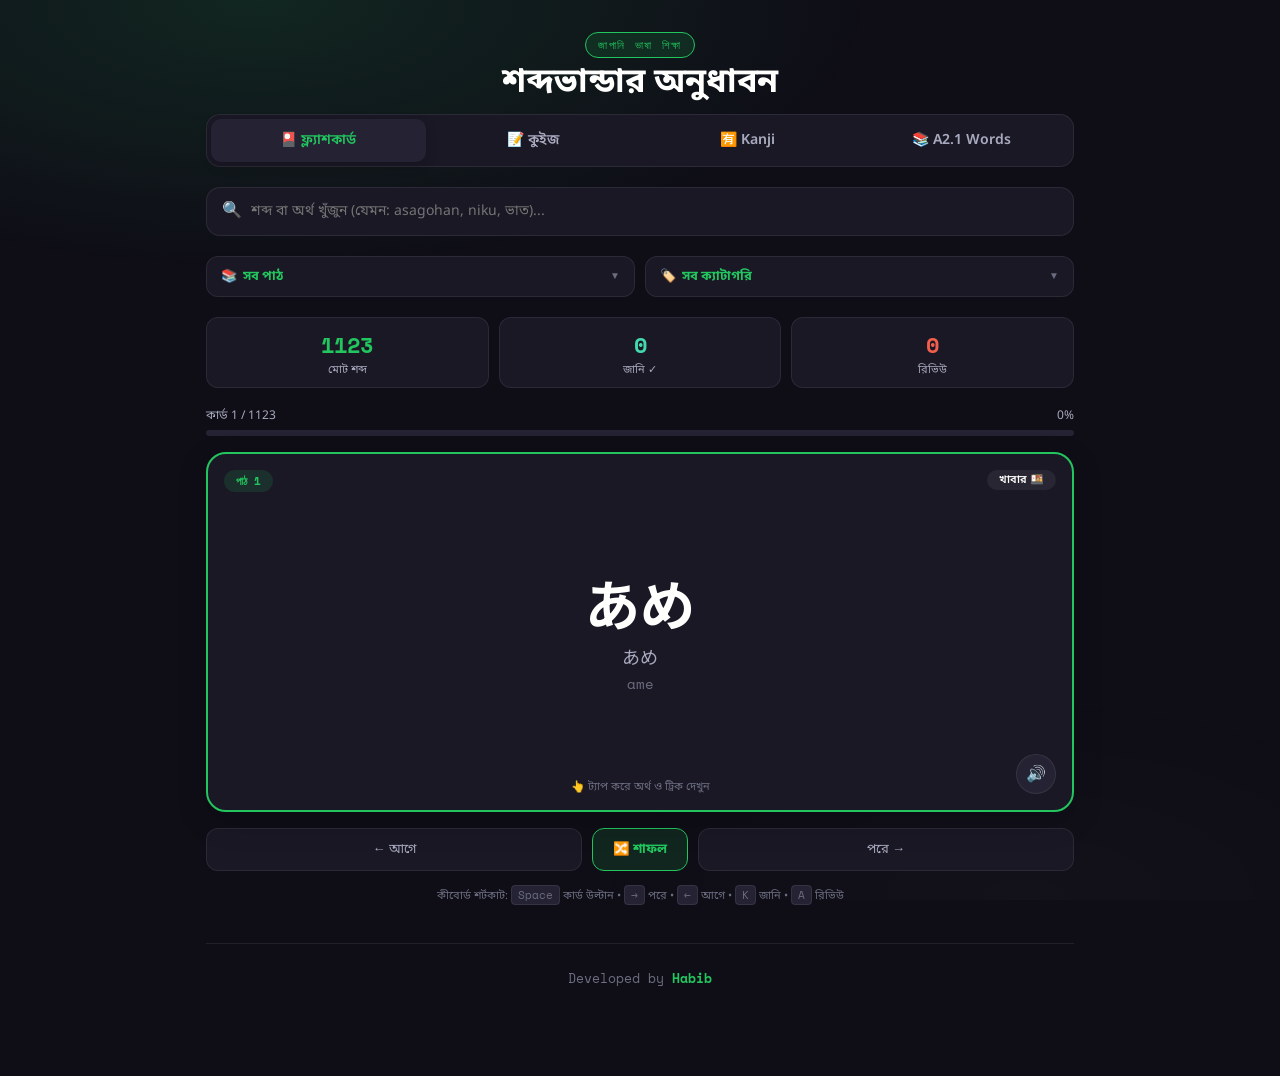
<file: index.html>
<!DOCTYPE html>
<html lang="bn">
<head>
<meta charset="UTF-8">
<meta name="viewport" content="width=device-width, initial-scale=1.0">
<title>MiraiNihongo — Learn Japanese </title>
<link rel="preconnect" href="https://fonts.googleapis.com">
<link href="https://fonts.googleapis.com/css2?family=Noto+Sans+Bengali:wght@400;500;600;700&family=Noto+Sans+JP:wght@400;500;700&family=Space+Mono:wght@400;700&display=swap" rel="stylesheet">
<style>
:root {
  --bg: #0f0e17;
  --surface: #1a1825;
  --surface2: #242233;
  --border: rgba(255,255,255,0.08);
  --text: #fffffe;
  --muted: #a7a9be;
  --hint: #6b6d80;
  
  --current-theme: #3da9fc;
  --current-glow: rgba(61,169,252,0.1);
}

* { box-sizing: border-box; margin: 0; padding: 0; }

body {
  font-family: 'Noto Sans Bengali', sans-serif;
  background: var(--bg);
  color: var(--text);
  min-height: 100vh;
  overflow-x: hidden;
  transition: background 0.5s ease;
}

body::before {
  content: '';
  position: fixed;
  inset: 0;
  background:
    radial-gradient(ellipse 80% 50% at 20% 0%, var(--current-glow) 0%, transparent 60%),
    radial-gradient(ellipse 60% 40% at 80% 100%, rgba(255,255,255,0.02) 0%, transparent 60%);
  pointer-events: none;
  z-index: 0;
  transition: all 0.5s ease;
}

.app { position: relative; z-index: 1; max-width: 900px; margin: 0 auto; padding: 0 16px 80px; }

header { padding: 32px 0 24px; text-align: center; }
.header-badge {
  display: inline-block;
  font-family: 'Space Mono', monospace;
  font-size: 11px;
  letter-spacing: 0.15em;
  color: var(--current-theme);
  background: var(--current-glow);
  border: 1px solid var(--current-theme);
  padding: 4px 12px;
  border-radius: 100px;
  margin-bottom: 6px;
  transition: all 0.3s;
}
h1 {
  font-size: clamp(22px, 5vw, 34px);
  font-weight: 700;
  color: var(--text);
  line-height: 1.2;
  margin-bottom: 5px;
}
#mainTitle { margin-bottom: -15px; }

.mode-switch { display: flex; background: var(--surface); border: 1px solid var(--border); padding: 4px; border-radius: 14px; margin-bottom: 20px; }
.mode-btn {
  flex: 1; background: transparent; border: none; color: var(--muted); padding: 12px;
  font-family: 'Noto Sans Bengali', sans-serif; font-size: 14px; font-weight: 600; cursor: pointer;
  border-radius: 10px; transition: all 0.3s ease; display: flex; align-items: center; justify-content: center; gap: 8px;
}
.mode-btn.active { background: var(--surface2); color: var(--current-theme); box-shadow: 0 4px 12px rgba(0,0,0,0.2); }

.search-container { margin-bottom: 20px; position: relative; z-index: 50; }
.search-input {
  width: 100%; padding: 14px 16px 14px 44px; background: var(--surface); border: 1px solid var(--border);
  border-radius: 14px; color: var(--text); font-family: 'Noto Sans Bengali', 'Space Mono', sans-serif; font-size: 14px; transition: all 0.3s;
}
.search-input:focus { outline: none; border-color: var(--current-theme); box-shadow: 0 0 0 3px var(--current-glow); }
.search-icon { position: absolute; left: 16px; top: 50%; transform: translateY(-50%); color: var(--hint); font-size: 16px; }

.search-results {
  position: fixed; background: var(--surface2); border: 1px solid var(--border);
  border-radius: 12px; max-height: 280px; overflow-y: auto; z-index: 99999;
  box-shadow: 0 12px 30px rgba(0,0,0,0.6); display: none; min-width: 280px;
}
.search-item { padding: 12px 16px; border-bottom: 1px solid rgba(255,255,255,0.04); cursor: pointer; transition: background 0.2s; }
.search-item:hover { background: rgba(255,255,255,0.05); }
.search-item .item-jp { font-family: 'Noto Sans JP', sans-serif; font-weight: 700; color: var(--current-theme); }
.search-item .item-rom { font-family: 'Space Mono', monospace; font-size: 12px; color: var(--muted); margin-left: 8px;}
.search-item .item-bn { font-size: 13px; color: var(--text); margin-top: 2px; }

.stats-bar { display: flex; gap: 10px; margin: 20px 0; flex-wrap: wrap; }
.stat { flex: 1; min-width: 80px; background: var(--surface); border: 1px solid var(--border); border-radius: 12px; padding: 10px; text-align: center; }
.stat-num { font-size: 22px; font-weight: 700; font-family: 'Space Mono', monospace; }
.stat-lbl { font-size: 11px; color: var(--muted); margin-top: 2px; }
.stat.known .stat-num { color: #43d9ad; }
.stat.again .stat-num { color: #f25f4c; }
.stat.total .stat-num { color: var(--current-theme); }

/* ── Dropdown Filter Panel ── */
.filter-panel { margin-bottom: 16px; display: flex; gap: 10px; }
.dropdown-wrap { position: relative; flex: 1; }
.dropdown-trigger {
  width: 100%; display: flex; align-items: center; justify-content: space-between; gap: 8px;
  padding: 11px 14px; background: var(--surface); border: 1px solid var(--border);
  border-radius: 12px; color: var(--text); font-family: 'Noto Sans Bengali', sans-serif;
  font-size: 13px; font-weight: 600; cursor: pointer; transition: all 0.25s; white-space: nowrap;
}
.dropdown-trigger:hover { border-color: var(--current-theme); }
.dropdown-trigger.open { border-color: var(--current-theme); box-shadow: 0 0 0 3px var(--current-glow); }
.dropdown-trigger .dt-label { display: flex; align-items: center; gap: 6px; overflow: hidden; }
.dropdown-trigger .dt-val { color: var(--current-theme); font-weight: 700; white-space: nowrap; overflow: hidden; text-overflow: ellipsis; max-width: 120px; }
.dropdown-trigger .dt-arrow { font-size: 10px; color: var(--hint); transition: transform 0.2s; flex-shrink: 0; }
.dropdown-trigger.open .dt-arrow { transform: rotate(180deg); }

.dropdown-menu {
  position: absolute; top: calc(100% + 6px); left: 0; right: 0; min-width: 220px;
  background: var(--surface2); border: 1px solid var(--border); border-radius: 14px;
  box-shadow: 0 12px 30px rgba(0,0,0,0.5); z-index: 200;
  opacity: 0; pointer-events: none; transform: translateY(-6px);
  transition: opacity 0.2s ease, transform 0.2s ease;
  max-height: 280px; overflow-y: auto; padding: 6px;
}
.dropdown-menu.open { opacity: 1; pointer-events: auto; transform: translateY(0); }
.dm-item {
  display: flex; align-items: center; gap: 8px;
  padding: 9px 12px; border-radius: 9px; cursor: pointer;
  font-family: 'Noto Sans Bengali', sans-serif; font-size: 13px; color: var(--muted);
  transition: background 0.15s, color 0.15s; white-space: nowrap;
}
.dm-item:hover { background: rgba(255,255,255,0.05); color: var(--text); }
.dm-item.active { background: var(--current-glow); color: var(--current-theme); font-weight: 700; }
.dm-item .dm-dot {
  width: 8px; height: 8px; border-radius: 50%; background: currentColor;
  opacity: 0; transition: opacity 0.15s; flex-shrink: 0;
}
.dm-item.active .dm-dot { opacity: 1; }
.dm-sep { height: 1px; background: var(--border); margin: 4px 0; }

/* legacy compat — hidden now */
.filter-row, .cat-filter-row { display: none; }
.filter-btn { display: none; }

.progress-wrap { margin-bottom: 16px; }
.progress-info { display: flex; justify-content: space-between; font-size: 12px; color: var(--muted); margin-bottom: 6px; }
.progress-track { height: 6px; background: var(--surface2); border-radius: 100px; overflow: hidden; }
.progress-fill { height: 100%; background: var(--current-theme); border-radius: 100px; transition: width 0.4s ease; }

.card-area { perspective: 1200px; margin-bottom: 16px; }
.card-inner { position: relative; transform-style: preserve-3d; transition: transform 0.5s cubic-bezier(0.4,0,0.2,1); min-height: 360px; cursor: pointer; }
.card-inner.flipped { transform: rotateY(180deg); }

.card-face {
  position: absolute; inset: 0; backface-visibility: hidden; -webkit-backface-visibility: hidden;
  border-radius: 20px; padding: 28px 24px; display: flex; flex-direction: column; align-items: center; justify-content: center;
  border: 2px solid var(--current-theme); z-index: 2; box-shadow: 0 10px 30px rgba(0,0,0,0.2); transition: border-color 0.3s;
}
.card-front { background: var(--surface); }
.card-back { background: var(--surface2); transform: rotateY(180deg); justify-content: flex-start; overflow-y: auto; }

.card-lesson-badge { position: absolute; top: 16px; left: 16px; font-family: 'Space Mono', monospace; font-size: 11px; padding: 3px 12px; border-radius: 100px; background: var(--current-glow); color: var(--current-theme); font-weight: bold; }
.card-cat-badge { position: absolute; top: 16px; right: 16px; font-size: 11px; padding: 3px 12px; border-radius: 100px; background: rgba(255,255,255,0.06); font-weight: 600; }
.card-jp { font-family: 'Noto Sans JP', sans-serif; font-size: clamp(32px, 6vw, 55px); font-weight: 700; margin-bottom: 8px; text-align: center; line-height: 1.2; }
.card-reading { font-family: 'Noto Sans JP', sans-serif; font-size: 18px; color: var(--muted); margin-bottom: 4px; }
.card-romaji { font-family: 'Space Mono', monospace; font-size: 14px; color: var(--hint); }
.tap-hint { position: absolute; bottom: 16px; font-size: 11px; color: var(--hint); display: flex; align-items: center; gap: 5px; }

.audio-btn {
  position: absolute; bottom: 16px; right: 16px; width: 40px; height: 40px; border-radius: 50%;
  border: 1px solid var(--border); background: var(--surface2); color: var(--current-theme); cursor: pointer;
  display: flex; align-items: center; justify-content: center; font-size: 16px; transition: all 0.2s; z-index: 10;
}
.audio-btn:hover { background: var(--current-glow); border-color: var(--current-theme); }

.back-header { width: 100%; display: flex; align-items: flex-start; gap: 12px; margin-bottom: 16px; padding-bottom: 16px; border-bottom: 1px solid var(--border); }
.back-jp { font-family: 'Noto Sans JP', sans-serif; font-size: 28px; font-weight: 700; color: var(--current-theme); }
.back-readings { flex: 1; }
.back-kana { font-family: 'Noto Sans JP', sans-serif; font-size: 15px; color: var(--text); }
.back-romaji-text { font-family: 'Space Mono', monospace; font-size: 12px; color: var(--muted); }
.back-meaning { font-size: 24px; font-weight: 700; color: #43d9ad; margin-bottom: 14px; width: 100%; }

.section { width: 100%; margin-bottom: 14px; border-radius: 12px; padding: 12px 14px; }
.section-label { font-size: 11px; font-weight: 700; letter-spacing: 0.12em; text-transform: uppercase; margin-bottom: 6px; display: flex; align-items: center; gap: 5px; }
.section-content { font-size: 14px; line-height: 1.6; }
.section-content em { font-style: normal; font-weight: 700; color: #fbbf24; background: rgba(251,191,36,0.1); padding: 1px 4px; border-radius: 4px; }

.trick-section { background: rgba(255,137,6,0.06); border: 1px solid rgba(255,137,6,0.15); }
.trick-section .section-label { color: #ff8906; }
.example-section { background: rgba(61,169,252,0.06); border: 1px solid rgba(61,169,252,0.15); }
.example-section .section-label { color: #3da9fc; }
.example-jp { font-family: 'Noto Sans JP', sans-serif; font-size: 15px; color: var(--text); margin-bottom: 4px; }
.example-bn { font-size: 13px; color: var(--muted); }

.know-row { display: flex; gap: 10px; margin-bottom: 12px; width:100%;}
.know-btn {
  flex: 1; padding: 14px; border-radius: 12px; border: 1px solid transparent; font-family: 'Noto Sans Bengali', sans-serif;
  font-size: 14px; font-weight: 600; cursor: pointer; transition: all 0.2s; display: flex; align-items: center; justify-content: center; gap: 6px;
}
.btn-again { background: rgba(242,95,76,0.1); border-color: rgba(242,95,76,0.3); color: #f25f4c; }
.btn-know { background: rgba(67,217,173,0.1); border-color: rgba(67,217,173,0.3); color: #43d9ad; }
.nav-row { display: flex; gap: 10px; align-items: center; }
.nav-btn { flex: 1; padding: 12px; border-radius: 12px; border: 1px solid var(--border); background: var(--surface); color: var(--muted); font-family: 'Noto Sans Bengali', sans-serif; font-size: 13px; cursor: pointer; }
.shuffle-btn { padding: 12px 20px; border-radius: 12px; border: 1px solid var(--current-theme); background: var(--current-glow); color: var(--current-theme); font-family: 'Noto Sans Bengali', sans-serif; cursor: pointer; display: flex; align-items: center; gap: 6px; font-weight: bold; }

#quizView { display: none; }
.quiz-card { background: var(--surface); border: 2px solid var(--current-theme); border-radius: 20px; padding: 24px; margin-bottom: 20px; transition: all 0.3s; }
.quiz-header { display: flex; justify-content: space-between; align-items: center; margin-bottom: 20px; }
.quiz-context-badge { font-size: 12px; font-weight: bold; background: var(--current-glow); color: var(--current-theme); padding: 4px 12px; border-radius: 100px; }
.quiz-timer { font-family: 'Space Mono', monospace; font-weight: bold; color: #f25f4c; font-size: 15px; background: rgba(242,95,76,0.1); padding: 4px 12px; border-radius: 8px; }
.quiz-question-box { background: var(--surface2); padding: 28px 20px; border-radius: 14px; border: 1px solid var(--border); margin-bottom: 20px; text-align: center; }
.quiz-hint-bn { font-size: 14px; color: var(--muted); margin-bottom: 12px; font-style: italic; }
.quiz-question-sentence { font-family: 'Noto Sans JP', sans-serif; font-size: clamp(20px, 4vw, 26px); color: var(--text); line-height: 1.6; font-weight: 700; }
.quiz-question-sentence span { color: var(--current-theme); border-bottom: 3px dashed var(--current-theme); padding: 0 8px; }

.quiz-options { display: grid; grid-template-columns: 1fr; gap: 12px; }
@media(min-width: 600px) { .quiz-options { grid-template-columns: 1fr 1fr; } }
.option-btn {
  background: var(--surface2); border: 1px solid var(--border); border-radius: 14px; padding: 18px; text-align: left;
  color: var(--text); cursor: pointer; transition: all 0.2s; display: flex; flex-direction: column; gap: 4px; position: relative;
}
.option-btn:hover:not(:disabled) { border-color: var(--current-theme); background: rgba(255,255,255,0.02); }
.option-btn .opt-jp { font-family: 'Noto Sans JP', sans-serif; font-weight: bold; font-size: 18px; color: var(--text); }
.option-btn .opt-bn { font-size: 13px; color: var(--muted); }

.quiz-feedback-box { margin-top: 16px; padding: 14px; border-radius: 12px; display: none; font-size: 14px; line-height: 1.5; animation: fadeIn 0.3s ease; }
.quiz-feedback-box.correct { background: rgba(67,217,173,0.1); border: 1px solid #43d9ad; color: #43d9ad; }
.quiz-feedback-box.incorrect { background: rgba(242,95,76,0.1); border: 1px solid #f25f4c; color: #f25f4c; }

.option-btn.correct { background: rgba(67,217,173,0.15) !important; border-color: #43d9ad !important; }
.option-btn.incorrect { background: rgba(242,95,76,0.15) !important; border-color: #f25f4c !important; }

.completion { text-align: center; padding: 40px 20px; background: var(--surface); border-radius: 20px; border: 2px solid var(--current-theme); display: none; }
.completion.show { display: block; animation: fadeIn 0.5s ease; }
.completion h2 { font-size: 32px; margin-bottom: 8px; color: var(--current-theme); }
.restart-btn { padding: 14px 32px; border-radius: 12px; border: none; background: var(--current-theme); color: #000; font-family: 'Noto Sans Bengali', sans-serif; font-size: 15px; font-weight: 700; cursor: pointer; margin-top: 16px; }

@keyframes fadeIn { from { opacity: 0; transform: translateY(5px); } to { opacity: 1; transform: translateY(0); } }

.keyboard-hint { text-align: center; font-size: 11px; color: var(--hint); margin-top: 16px; }
kbd { font-family: 'Space Mono', monospace; background: var(--surface2); border: 1px solid var(--border); border-radius: 4px; padding: 1px 6px; }
.site-footer { text-align: center; padding: 24px 0 8px; font-family: 'Space Mono', monospace; font-size: 13px; color: var(--hint); border-top: 1px solid var(--border); margin-top: 40px; }
.site-footer span { color: var(--current-theme); font-weight: 700; }
</style>
</head>
<body>
<div class="app">
  <header>
    <div class="header-badge" id="appBadge">জাপানি ভাষা শিক্ষা</div>
    <h1 id="mainTitle">শব্দভান্ডার অনুধাবন</h1>
  </header>

  <div class="mode-switch">
    <button class="mode-btn active" id="btnFlashcards" onclick="switchMode('flashcards')">🎴 ফ্ল্যাশকার্ড</button>
    <button class="mode-btn" id="btnQuiz" onclick="switchMode('quiz')">📝 কুইজ</button>
    <button class="mode-btn" onclick="window.location.href='kanji.html'">🈶 Kanji</button>
    <button class="mode-btn" onclick="window.location.href='y_voca.html'">📚 A2.1 Words</button>
  </div>

  <div style="margin-bottom:20px; position:relative;">
    <span style="position:absolute;left:16px;top:50%;transform:translateY(-50%);color:#6b6d80;font-size:16px;pointer-events:none;">🔍</span>
    <input type="text" id="searchInput"
      placeholder="শব্দ বা অর্থ খুঁজুন (যেমন: asagohan, niku, ভাত)..."
      style="width:100%;padding:14px 16px 14px 44px;background:#1a1825;border:1px solid rgba(255,255,255,0.08);border-radius:14px;color:#fffffe;font-family:inherit;font-size:14px;outline:none;box-sizing:border-box;"
      onfocus="this.style.borderColor=getComputedStyle(document.documentElement).getPropertyValue('--current-theme').trim(); this.style.boxShadow='0 0 0 3px '+getComputedStyle(document.documentElement).getPropertyValue('--current-glow').trim();"
      onblur="this.style.borderColor='rgba(255,255,255,0.08)'; this.style.boxShadow='none';">
  </div>
  <div id="searchResults" style="display:none;position:fixed;background:#242233;border:1px solid rgba(255,255,255,0.15);border-radius:12px;max-height:300px;overflow-y:auto;z-index:999999;box-shadow:0 16px 40px rgba(0,0,0,0.8);"></div>

  <div class="filter-panel">
    <!-- Lesson Dropdown -->
    <div class="dropdown-wrap" id="lessonDropWrap">
      <button class="dropdown-trigger" id="lessonDropBtn" onclick="toggleDropdown('lesson')">
        <span class="dt-label">📚 <span class="dt-val" id="lessonDropLabel">সব পাঠ</span></span>
        <span class="dt-arrow">▼</span>
      </button>
      <div class="dropdown-menu" id="lessonDropMenu"></div>
    </div>
    <!-- Category Dropdown -->
    <div class="dropdown-wrap" id="catDropWrap">
      <button class="dropdown-trigger" id="catDropBtn" onclick="toggleDropdown('cat')">
        <span class="dt-label">🏷️ <span class="dt-val" id="catDropLabel">সব ক্যাটাগরি</span></span>
        <span class="dt-arrow">▼</span>
      </button>
      <div class="dropdown-menu" id="catDropMenu"></div>
    </div>
  </div>

  <!-- legacy hidden containers (kept for JS compat) -->
  <div class="filter-row" id="lessonFilters" style="display:none"></div>
  <div class="cat-filter-row" id="catFilters" style="display:none"></div>

  <div id="flashcardsView">
    <div class="stats-bar">
      <div class="stat total"><div class="stat-num" id="totalStat">0</div><div class="stat-lbl">মোট শব্দ</div></div>
      <div class="stat known"><div class="stat-num" id="knownStat">0</div><div class="stat-lbl">জানি ✓</div></div>
      <div class="stat again"><div class="stat-num" id="againStat">0</div><div class="stat-lbl">রিভিউ</div></div>
    </div>

    <div class="progress-wrap">
      <div class="progress-info">
        <span id="progLabel">কার্ড ১ / ১</span>
        <span id="progPct">0%</span>
      </div>
      <div class="progress-track"><div class="progress-fill" id="progFill"></div></div>
    </div>

    <div class="card-area" id="cardArea">
      <div class="card-inner" id="cardInner" onclick="toggleFlip()">
        <div class="card-face card-front" id="cardFront">
          <span class="card-lesson-badge" id="cLesson"></span>
          <span class="card-cat-badge" id="cCat"></span>
          <div class="card-jp" id="cJp"></div>
          <div class="card-reading" id="cKana"></div>
          <div class="card-romaji" id="cRomaji"></div>
          <span class="tap-hint">👆 ট্যাপ করে অর্থ ও ট্রিক দেখুন</span>
          <button class="audio-btn" id="audioFront" onclick="speakWord(event)">🔊</button>
        </div>
        <div class="card-face card-back" id="cardBack">
          <div class="back-header">
            <div class="back-jp" id="bJp"></div>
            <div class="back-readings">
              <div class="back-kana" id="bKana"></div>
              <div class="back-romaji-text" id="bRomaji"></div>
            </div>
          </div>
          <div class="back-meaning" id="bMeaning"></div>
          <div class="section trick-section">
            <div class="section-label">💡 শর্টকাট মনে রাখার কৌশল</div>
            <div class="section-content" id="bTrick"></div>
          </div>
          <div class="section example-section">
            <div class="section-label">📝 রিয়েল কন্টেক্সট বাক্য</div>
            <div class="example-jp" id="bExJp"></div>
            <div class="example-bn" id="bExBn"></div>
          </div>
          <div class="know-row" onclick="event.stopPropagation()">
            <button class="know-btn btn-again" onclick="markCard(false)">↩ আবার দেখাও</button>
            <button class="know-btn btn-know" onclick="markCard(true)">মনে আছে ✓</button>
          </div>
        </div>
      </div>
    </div>

    <div class="nav-row">
      <button class="nav-btn" onclick="prevCard()">← আগে</button>
      <button class="shuffle-btn" onclick="shuffle()">🔀 শাফল</button>
      <button class="nav-btn" onclick="nextCard()">পরে →</button>
    </div>
  </div>

  <div id="quizView">
    <div class="progress-wrap">
      <div class="progress-info">
        <span id="quizProgLabel">প্রশ্ন ১ / ১০</span>
        <span id="quizScoreLabel">সঠিক উত্তর: ০</span>
      </div>
      <div class="progress-track"><div class="progress-fill" id="quizProgFill"></div></div>
    </div>

    <div class="quiz-card">
      <div class="quiz-header">
        <span class="quiz-context-badge" id="quizLessonBadge">পাঠ ভিত্তিক প্রশ্ন</span>
        <span class="quiz-timer" id="quizTimer">২০s</span>
      </div>
      <div class="quiz-question-box">
        <div class="quiz-hint-bn" id="qHintBn">বাংলা অর্থ ইঙ্গিত এখানে থাকবে</div>
        <div class="quiz-question-sentence" id="qSentence"></div>
      </div>
      <div class="quiz-options" id="quizOptions"></div>
      <div class="quiz-feedback-box" id="quizFeedback"></div>
    </div>
    <div class="nav-row">
      <button class="restart-btn" style="width:100%; margin:0; background:var(--surface2); border:1px solid var(--border); color:var(--text);" onclick="startQuiz()">🔄 কুইজ রিসেট করুন</button>
    </div>
  </div>

  <div class="completion" id="completion">
    <h2 id="completionTitle">🎉 চমৎকার পারফরম্যান্স!</h2>
    <p id="completionMsg"></p>
    <button class="restart-btn" onclick="restart()">আবার প্র্যাকটিস করুন</button>
  </div>

  <div class="keyboard-hint">
    কীবোর্ড শর্টকাট: <kbd>Space</kbd> কার্ড উল্টান • <kbd>→</kbd> পরে • <kbd>←</kbd> আগে • <kbd>K</kbd> জানি • <kbd>A</kbd> রিভিউ
  </div>

  <footer class="site-footer">
    Developed by <span>Habib</span>
  </footer>
</div>

<script>
// ==========================================
// এখানে আপনি আপনার ইচ্ছেমতো যেকোনো Lesson এর শব্দ যোগ করতে পারবেন।
// কোড স্বয়ংক্রিয়ভাবে ফিল্টার লিস্ট আপডেট করে নেবে।
// ==========================================
const WORDS = [
  // =========== LESSON 1 ===========
  {l:'1',jp:'あめ',kana:'あめ',rom:'ame',bn:'ক্যান্ডি',cat:'food',
   trick:'<em>আমে</em> অনেক মিষ্টি থাকে, ক্যান্ডিও মিষ্টি!',
   exJp:'あめを食べます。',exBn:'ক্যান্ডি খাই।'},
  {l:'1',jp:'これ',kana:'これ',rom:'kore',bn:'এটি',cat:'word',
   trick:'<em>করে</em> — এটি "করে" দেখাও। এটি = করে।',
   exJp:'これは何ですか？',exBn:'এটি কী?'},
  {l:'1',jp:'プレゼント',kana:'プレゼント',rom:'purezento',bn:'উপহার',cat:'item',
   trick:'ইংরেজিতে <em>Present</em> মানে উপহার, জাপানি উচ্চারণে পুরেজেন্তো।',
   exJp:'プレゼントをもらいました。',exBn:'উপহার পেয়েছি।'},
  {l:'1',jp:'ありがとうございます',kana:'ありがとうございます',rom:'arigatou gozaimasu',bn:'ধন্যবাদ।',cat:'phrase',
   trick:'সবচেয়ে পরিচিত শব্দ — <em>আরিগাতো</em> মানে ধন্যবাদ।',
   exJp:'手伝ってくれて、ありがとうございます。',exBn:'সাহায্য করার জন্য ধন্যবাদ।'},
  {l:'1',jp:'いいえ',kana:'いいえ',rom:'iie',bn:'आपको स्वागतम / না',cat:'phrase',
   trick:'ধন্যবাদের জবাবে <em>ইইএ</em> বললে বোঝায় "আরে না না, ঠিক আছে (Welcome)"।',
   exJp:'いいえ、どういたしまして。',exBn:'আপনাকে স্বাগতম।'},
  {l:'1',jp:'痛い',kana:'いたい',rom:'itai',bn:'ব্যথা!',cat:'phrase',
   trick:'ব্যথা পেলে আমরা বলি "উই<em>টাই</em>" বা "ইতাই"!',
   exJp:'痛い！足が痛いです।',exBn:'ব্যথা! পায়ে ব্যথা করছে।'},
  {l:'1',jp:'お先に失礼します',kana:'おさきにしつれいします',rom:'osaki ni shitsurei shimasu',bn:'আগে যাওয়ার জন্য ক্ষমা করবেন।',cat:'phrase',
   trick:'<em>সাকি</em> মানে আগে। অফিস থেকে আগে বের হওয়ার সময় এটা বলা হয়।',
   exJp:'お先に失礼します。お疲れ様でした。',exBn:'আমি আগে যাচ্ছি, বিদায়। কঠোর পরিশ্রমের জন্য ধন্যবাদ।'},
  {l:'1',jp:'お疲れさま',kana:'おつかれさま',rom:'otsukaresama',bn:'কঠোর পরিশ্রমের জন্য ধন্যবাদ।',cat:'phrase',
   trick:'<em>ওৎসুকারে</em> — সহকর্মীদের কাজের শেষে উৎসাহ দিতে বলা হয়।',
   exJp:'みんな、お疲れさま！',exBn:'সবাইকে কঠোর পরিশ্রমের জন্য ধন্যবাদ!'},
  {l:'1',jp:'お疲れさまでした',kana:'おつかれさまでした',rom:'otsukaresama deshita',bn:'কঠোর পরিশ্রমের জন্য আপনাকে ধন্যবাদ। (মার্জিত)',cat:'phrase',
   trick:'আগেরটার সাথে <em>দেসিতা</em> (অতীত কাল) যুক্ত করে আরও মার্জিত করা হয়েছে।',
   exJp:'今日もお疲れさまでした。',exBn:'আজকের কঠোর পরিশ্রমের জন্য আপনাকে ধন্যবাদ।'},
  {l:'1',jp:'落としましたよ',kana:'おとしましたよ',rom:'otoshimashita yo',bn:'ফেলে দিয়েছো।',cat:'phrase',
   trick:'<em>অতোশি</em> — কোনো কিছু নিচে পড়ে গেলে বা ড্রপ করলে বলা হয়।',
   exJp:'すみません、落としましたよ。',exBn:'মাফ করবেন, আপনি এটি ফেলে দিয়েছেন।'},
  {l:'1',jp:'おはよう',kana:'おはよう',rom:'ohayou',bn:'শুভ সকাল। (ক্যাজুয়াল)',cat:'phrase',
   trick:'সকালে উঠে <em>ওহায়ো</em> (Ohio রাজ্যের মতো শোনায়) বলে বন্ধুদের উইশ করা।',
   exJp:'友だちにおはようと言う。',exBn:'বন্ধুকে শুভ সকাল বলা।'},
  {l:'1',jp:'おはようございます',kana:'おはようございます',rom:'ohayou gozaimasu',bn:'শুভ সকাল। (মার্জিত)',cat:'phrase',
   trick:'<em>ওহায়ো</em> এর সাথে গোজাইমাস যুক্ত করে বড়দের সম্মান জানানো।',
   exJp:'先生、おはようございます。',exBn:'শিক্ষক, শুভ সকাল।'},
  {l:'1',jp:'おやすみ',kana:'おやすみ',rom:'oyasumi',bn:'শুভ রাত্রি। (ক্যাজুয়াল)',cat:'phrase',
   trick:'<em>ইয়াসুমি</em> মানে ছুটি বা বিশ্রাম। রাতে বিশ্রামের আগে ওやすみ।',
   exJp:'家族におやすみと言う。',exBn:'পরিবারকে শুভ রাত্রি বলা।'},
  {l:'1',jp:'おやすみなさい',kana:'おやすみなさい',rom:'oyasuminasai',bn:'শুভ রাত্রি। (মার্জিত)',cat:'phrase',
   trick:'ঘুমানোর আগে মার্জিতভাবে শুভ রাত্রি বলতে <em>নাসাই</em> যোগ করুন।',
   exJp:'お母さん、おやすみなさい।',exBn:'মা, শুভ রাত্রি।'},
  {l:'1',jp:'ごめん',kana:'ごめん',rom:'gomen',bn:'দুঃখিত।',cat:'phrase',
   trick:'ভুল করলে বন্ধুদের বলা হয় <em>গোমেন</em> (আমার মনটা গোমড়া করে দিও না)।',
   exJp:'遅れてごめん。',exBn:'দেরি হওয়ার জন্য দুঃখিত।'},
  {l:'1',jp:'こんにちは',kana:'こんにちは',rom:'konnichiwa',bn:'শুভ অপরাহ্ন।',cat:'phrase',
   trick:'সারাদিনের সাধারণ গ্রিটিংস বা "হ্যালো" হলো <em>কন্নিচিওয়া</em>।',
   exJp:'みなさん、こんにちは。',exBn:'সবাইকে শুভ অপরাহ্ন / হ্যালো।'},
  {l:'1',jp:'こんばんは',kana:'こんばんは',rom:'konbanwa',bn:'শুভ সন্ধ্যা।',cat:'phrase',
   trick:'<em>কোনবান</em> মানে আজ রাত বা সন্ধ্যা। সন্ধ্যাবেলার গ্রিটিংস।',
   exJp:'こんばんは、お元気ですか？',exBn:'শুভ সন্ধ্যা, কেমন আছেন?'},
  {l:'1',jp:'失礼します',kana:'しつれいします',rom:'shitsurei shimasu',bn:'বিদায় / মাফ করবেন।',cat:'phrase',
   trick:'কারো রুমে ঢোকার সময় বা বিদায় নেওয়ার সময় <em>শিতসুরেই</em> করা হয়।',
   exJp:'失礼します、入ってもいいですか？',exBn:'মাফ করবেন, আমি কি ভেতরে আসতে পারি?'},
  {l:'1',jp:'じゃあ、また',kana:'じゃあ、また',rom:'jaa, mata',bn:'ঠিক আছে, পরে দেখা হবে।',cat:'phrase',
   trick:'<em>মাতা</em> মানে আবার। "জা, মাতা" = আবার দেখা হবে।',
   exJp:'バイバイ、じゃあ、また！',exBn:'বাই বাই, ঠিক আছে, পরে দেখা হবে!'},
  {l:'1',jp:'すみません',kana:'すみません',rom:'sumimasen',bn:'ধন্যবাদ। / মাফ করবেন।',cat:'phrase',
   trick:'জাপানের সবচেয়ে দরকারি শব্দ <em>সুমিমাসেন</em> — দুঃখ প্রকাশ ও ধন্যবাদ দুটাতেই চলে।',
   exJp:'すみません、お茶をください。',exBn:'মাফ করবেন, দয়া করে একটু চা দিন।'},
  {l:'1',jp:'どうぞ',kana:'どうぞ',rom:'douzo',bn:'অনুগ্রহ করে গ্রহণ করুন।',cat:'phrase',
   trick:'কাউকে কিছু দেওয়ার সময় বা বসতে বলার সময় বলা হয় <em>দৌজৌ</em> (নিন)।',
   exJp:'こちらの席へどうぞ。',exBn:'অনুগ্রহ করে এই আসনে বসুন।'},
  {l:'1',jp:'どうも',kana:'どうも',rom:'doumo',bn:'ধন্যবাদ।',cat:'phrase',
   trick:'সংক্ষেপে থ্যাংক ইউ বলতে <em>দৌমো</em> ব্যবহার করা হয়।',
   exJp:'どうも、助かりました。',exBn:'ধন্যবাদ, অনেক উপকার হলো।'},
  {l:'1',jp:'どうもありがとう',kana:'どうもありがとう',rom:'doumo arigatou',bn:'আপনাকে অনেক ধন্যবাদ।',cat:'phrase',
   trick:'দৌমো + আরিগাতো মিলে তৈরি হয় অনেক বড় <em>ধন্যবাদ</em>।',
   exJp:'お土産、どうもありがとう。',exBn:'উপহারের জন্য আপনাকে অনেক ধন্যবাদ।'},
  {l:'1',jp:'わあ',kana:'わあ',rom:'waa',bn:'উহু / ওয়াও!',cat:'phrase',
   trick:'অবাক হলে আমরা যেমন বলি "ওয়াও!", জাপানিরা বলে <em>ওয়াআ!</em>',
   exJp:'わあ、きれいな景色ですね！',exBn:'ওয়াও, দারুণ সুন্দর দৃশ্য তো!'},

  // =========== LESSON 2 ===========
  {l:'2',jp:'インドネシア語',kana:'インドネシアご',rom:'indoneshiago',bn:'ইন্দোনেশীয় ভাষা',cat:'lang',
   trick:'দেশের নামের শেষে <em>গো</em> বসালে ভাষা হয়ে যায়। ইন্দোনেশিয়া + গো।',
   exJp:'インドネシア語が話せます。',exBn:'আমি ইন্দোনেশীয় ভাষা বলতে পারি।'},
  {l:'2',jp:'英語',kana:'えいご',rom:'eigo',bn:'ইংরেজি ভাষা',cat:'lang',
   trick:'<em>এইগো</em> — ইংরেজিকে জাপানিরা বলে এইগো।',
   exJp:'英語を勉強しています。',exBn:'আমি ইংরেজি ভাষা অধ্যায়ন করছি।'},
  {l:'2',jp:'お客さん',kana:'おきゃくさん',rom:'okyakusan',bn:'ক্রেতা (সম্বোধন)',cat:'word',
   trick:'দোকানে কাস্টমার বা গেস্ট আসলে <em>ওক্যাকু-সান</em> বলে সম্মান দেওয়া হয়।',
   exJp:'お客さん、いらっしゃいませ。',exBn:'ক্রেতা মহোদয়, আপনাকে স্বাগতম।'},
  {l:'2',jp:'蚊',kana:'か',rom:'ka',bn:'মশা',cat:'animal',
   trick:'মশা কামড়ালে আমরা বলি "কা" কামড়ালো? মাত্র এক অক্ষরের শব্দ <em>কা</em>!',
   exJp:'部屋に蚊がいます。',exBn:'কক্ষে মশা আছে।'},
 {
  l: '2',
  jp: '傘',
  kana: 'かさ',
  rom: 'kasa',
  bn: 'ছাতা',
  cat: 'item',
  trick: 'রোদে বা বৃষ্টিতে ছাতা মাথা থেকে <em>খসা</em> বা "কাছা" নেওয়া যাবে না। কাসা = ছাতা।',
  exJp: '雨だから傘をさします。',
  exBn: 'বৃষ্টির কারণে ছাতা ব্যবহার করছি।'
},
  {l:'2',jp:'ここ',kana:'ここ',rom:'koko',bn:'এখানে',cat:'place',
   trick:'<em>কোকো</em> — কোকো পাখি এখানে বসে আছে। কোকো = এখানে।',
   exJp:'ここは私の部屋です。',exBn:'এখানে আমার কক্ষ।'},
  {l:'2',jp:'在留カード',kana:'ざいりゅうカード',rom:'zairyū kādo',bn:'রেসিডেন্স কার্ড',cat:'item',
   trick:'জাপানে থাকার লিগ্যাল কার্ড হলো <em>জাইরিউ কা-দো</em>।',
   exJp:'在留カードを見せてください。',exBn:'অনুগ্রহ করে রেসিডেন্স কার্ডটি দেখান।'},
  {l:'2',jp:'少し',kana:'すこし',rom:'sukoshi',bn:'সামান্য',cat:'word',
   trick:'<em>সুকোশি</em> — সুকোশি মানে একটুখানি বা সামান্য।',
   exJp:'日本語が少しわかります।',exBn:'জাপানি ভাষা সামান্য বুঝতে পারি।'},
  {l:'2',jp:'スマホ',kana:'スマホ',rom:'sumaho',bn:'স্মার্টফোন',cat:'item',
   trick:'Smart Phone-কে সংক্ষেপে জাপানিরা <em>সুমাহো</em> বলে।',
   exJp:'新しいスマホを買いました。',exBn:'নতুন স্মার্টফোন কিনেছি।'},
  {l:'2',jp:'中国語',kana:'ちゅうごくご',rom:'chūgokugo',bn:'চীনা ভাষা',cat:'lang',
   trick:'চুউগোকু (চীন) + <em>গো</em> (ভাষা) = চীনা ভাষা।',
   exJp:'中国語は難しいです。',exBn:'চীনা ভাষা কঠিন।'},
  {
  l: '2',
  jp: '名前',
  kana: 'なまえ',
  rom: 'namae',
  bn: 'নাম',
  cat: 'word',
  trick: '<em>নামায়ে</em> এর উচ্চারণে "নাম" শব্দটা লুকিয়ে আছে। নামায়ে = নাম।',
  exJp: 'お名前は何ですか？',
  exBn: 'আপনার নাম কী?'
},
  {l:'2',jp:'日本語',kana:'にほんご',rom:'nihongo',bn:'জাপানি ভাষা',cat:'lang',
   trick:'নিহন (জাপান) + <em>গো</em> (ভাষা) = নিহনগো।',
   exJp:'日本語を話します。',exBn:'জাপানি ভাষায় কথা বলি।'},
  {l:'2',jp:'はい',kana:'はい',rom:'hai',bn:'হ্যাঁ',cat:'phrase',
   trick:'সব কথার জবাবে সম্মতি দিতে বলুন <em>হাই</em>!',
   exJp:'はい、わかりました。',exBn:'হ্যাঁ, বুঝতে পেরেছি।'},
  {l:'2',jp:'部屋',kana:'へや',rom:'heya',bn:'কক্ষ',cat:'place',
   trick:'আমার <em>হেয়া</em> বা রুমে কোনো হেয়ার (চুল) নেই। হেয়া = রুম।',
   exJp:'部屋を掃除します。',exBn:'কক্ষ পরিষ্কার করছি।'},
  {l:'2',jp:'免許証',kana:'めんきょしょう',rom:'menkyoshō',bn:'ড্রাইভিং লাইসেন্স',cat:'item',
   trick:'<em>মেঙ্কিওশোও</em> — গাড়ি চালানোর পারমিট বা লাইসেন্স কার্ড।',
   exJp:'免許証を持っています。',exBn:'আমার ড্রাইভিং লাইসেন্স আছে।'},
  {l:'2',jp:'０',kana:'ゼロ',rom:'zero',bn:'শূন্য',cat:'num',
   trick:'ইংরেজি <em>Zero</em> থেকে এসেছে জেরো।',
   exJp:'番号はゼロからです。',
   exBn:'নম্বরটি শূন্য থেকে শুরু।'},
  {l:'2',jp:'１',kana:'いち',rom:'ichi',bn:'এক',cat:'num',
   trick:'<em>ইচি</em> — এক নম্বরে আছে ইচিং বিচিং পাখি।',
   exJp:'１から数えます。',exBn:'এক থেকে গণনা করছি।'},
  {l:'2',jp:'２',kana:'に',rom:'ni',bn:'দুই',cat:'num',
   trick:'<em>নি</em> — দুই কাপ চা নিয়ে আসি। নি = ২।',
   exJp:'りんごを２つください。',exBn:'দয়া করে দুইটি আপেল দিন।'},
  {l:'2',jp:'３',kana:'さん',rom:'san',bn:'তিন',cat:'num',
   trick:'<em>সান</em> — সূর্যের (Sun) তিনটি আলো। সান = ৩।',
   exJp:'３時になりました。',exBn:'তিনটা বেজে গেছে।'},
  {l:'2',jp:'４',kana:'よん',rom:'yon',bn:'চার',cat:'num',
   trick:'<em>ইওন</em> — চার রঙের সুতা দিয়ে বোন (ইওন)।',
   exJp:'４人家族です。',exBn:'চার জনের পরিবার।'},
  {l:'2',jp:'５',kana:'ご',rom:'go',bn:'পাঁচ',cat:'num',
   trick:'<em>গো</em> — পাঁচ গোনার পর চলে যাও (Go)। গো = ৫।',
   exJp:'５分待ちます。',exBn:'পাঁচ মিনিট অপেক্ষা করব।'},
  {l:'2',jp:'６',kana:'ろく',rom:'roku',bn:'ছয়',cat:'num',
   trick:'<em>রোকু</em> — ছক্কা মারলে রোক বা থামানো যায় না। রোকু = ৬।',
   exJp:'６時に起きます。',exBn:'ছয়টায় ঘুম থেকে উঠি।'},
  {l:'2',jp:'７',kana:'なな',rom:'nana',bn:'সাত',cat:'num',
   trick:'<em>নানা</em> — আমার নানার বয়স সাত বছর তো না! নানা = ৭।',
   exJp:'７日かかります。',exBn:'সাত দিন সময় লাগবে।'},
  {l:'2',jp:'８',kana:'はち',rom:'hachi',bn:'আট',cat:'num',
   trick:'<em>হাচি</em> — আট বার হাঁচি দিলে ওষুধ লাগে। হাচি = ৮।',
   exJp:'８階にあります。',exBn:'আট তলায় আছে।'},
  {l:'2',jp:'９',kana:'きゅう',rom:'kyū',bn:'নয়',cat:'num',
   trick:'<em>কিউ</em> — নয় জন লোক লাইনে বা কিউতে (Queue) দাঁড়িয়েছে।',
   exJp:'９月は秋です।',exBn:'নয় মাস (সেপ্টেম্বর) হলো শরৎকাল।'},
  {l:'2',jp:'10',kana:'じゅう',rom:'jū',bn:'দশ',cat:'num',
   trick:'<em>জিউ</em> — দশ কাপ জুস বা জিউ। জিউ = ১০।',
   exJp:'10時になりました。',exBn:'১০টা বেজে গেছে।'},
  {l:'2',jp:'「Mosquito」は、日本語で何ですか？',kana:'「Mosquito」は、にほんごでなんですか？',rom:'"Mosquito" wa, nihongo de nan desu ka?',bn:'[Mosquito] এর জাপানি ভাষা কি?',cat:'phrase',
   trick:'<em>নান দেসু কা</em> মানে কী? মশার জাপানি কী?',
   exJp:'これは、日本語で何ですか？',exBn:'এটি জাপানি ভাষায় কী?'},
  {l:'2',jp:'「Mosquito」は、日本語で何と言いますか？',kana:'「Mosquito」は、にほんごでなんといいますか？',rom:'"Mosquito" wa, nihongo de nan to iimasu ka?',bn:'[Mosquito] কে জাপানি ভাষায় কি বলা হয়?',cat:'phrase',
   trick:'<em>নান তো ইইমাসু কা</em> = কী বলা হয়?',
   exJp:'「Thank you」は日本語で何と言いますか？',exBn:'"Thank you" কে জাপানি ভাষায় কী বলা হয়?'},
  {l:'2',jp:'あのう',kana:'あのう',rom:'anō',bn:'ক্ষমা করবেন / উম...',cat:'phrase',
   trick:'কাউকে ডাকার আগে বা দ্বিধা প্রকাশে বলা হয় <em>আনোও</em>।',
   exJp:'あのう、すみません。',exBn:'উম, মাফ করবেন।'},
  {l:'2',jp:'え？',kana:'え？',rom:'e?',bn:'হুহ? / কী বললেন?',cat:'phrase',
   trick:'হঠাৎ কিছু না শুনলে জাপানিরা বলে <em>এ?</em>',
   exJp:'え？もう一度言ってください。',exBn:'হুহ? দয়া করে আরেকবার বলুন।'},
  {l:'2',jp:'書いてください',kana:'かいてください',rom:'kaite kudasai',bn:'অনুগ্রহ করে লিখুন।',cat:'phrase',
   trick:'<em>কাইতে</em> মানে লিখে। কাইতে কুদাসাই = লিখুন।',
   exJp:'名前を書いてください。',exBn:'অনুগ্রহ করে নাম লিখুন।'},
  {l:'2',jp:'これは、日本語で何ですか？',kana:'これは、にほんごでなんですか？',rom:'kore wa, nihongo de nan desu ka?',bn:'এটিকে জাপানি ভাষায় কি বলা হয়?',cat:'phrase',
   trick:'কাছের জিনিস দেখিয়ে জিজ্ঞাসা করা: <em>কোরে ওয়া...</em>।',
   exJp:'これは、日本語で何ですか？',exBn:'এটিকে জাপানি ভাষায় কী বলা হয়?'},
  {l:'2',jp:'これは、日本語で何と言いますか？',kana:'これは、にほんごでなんといいますか？',rom:'kore wa, nihongo de nan to iimasu ka?',bn:'এটিকে জাপানি ভাষায় কিভাবে বলা হয়?',cat:'phrase',
   trick:'<em>নান তো ইইমাসু কা</em> ফরম্যাটের ব্যবহার।',
   exJp:'これは、日本語で何と言いますか？',exBn:'এটিকে জাপানি ভাষায় কীভাবে বলা হয়?'},
  {l:'2',jp:'じゃあ',kana:'じゃあ',rom:'jā',bn:'ঠিক আছে তাহলে...',cat:'phrase',
   trick:'কথার শুরুতে বা শেষে <em>জাআ</em> (Well then) বলা হয়।',
   exJp:'じゃあ、始めましょう。',exBn:'ঠিক আছে তাহলে, শুরু করা যাক।'},
  {l:'2',jp:'そうそう',kana:'そうそう',rom:'sō sō',bn:'ঠিক আছে / হ্যাঁ হ্যাঁ।',cat:'phrase',
   trick:'কারো কথায় তীব্র সম্মতি প্রকাশে <em>সোও সোও</em> বলা হয়।',
   exJp:'そうそう、その通りです。',exBn:'হ্যাঁ হ্যাঁ, একদম ঠিক তাই।'},
  {l:'2',jp:'～、できますか？',kana:'～、できますか？',rom:'~, dekimasu ka?',bn:'~ বলতে পারেন কি? / পারবেন কি?',cat:'phrase',
   trick:'<em>দেকিমাসু কা</em> মানে কি আপনি সক্ষম বা পারবেন?',
   exJp:'日本語、できますか？',exBn:'জাপানি ভাষা বলতে পারেন কি?'},
  {l:'2',jp:'はい、できます',kana:'はい、できます',rom:'hai, dekimasu',bn:'হ্যাঁ, পারি।',cat:'phrase',
   trick:'পারার উত্তরে বলা হয় <em>হাই, দেকিমাসু</em>।',
   exJp:'はい、少しできます。',exBn:'হ্যাঁ, সামান্য পারি।'},
  {l:'2',jp:'はい、どうぞ',kana:'はい、どうぞ',rom:'hai, dōzo',bn:'গ্রহণ করুন।',cat:'phrase',
   trick:'কিছু বাড়িয়ে দেওয়ার সময় বলা হয় <em>হাই, দৌজৌ</em>।',
   exJp:'カードをどうぞ。はい、どうぞ。',exBn:'কার্ডটি নিন। এই যে গ্রহণ করুন।'},
  {l:'2',jp:'はい、わかります',kana:'はい、わかります',rom:'hai, wakarimasu',bn:'হ্যাঁ, বুঝতে পারি।',cat:'phrase',
   trick:'<em>ওয়াকারিমাসু</em> মানে বুঝি। হ্যাঁ, আমি বুঝি।',
   exJp:'はい、意味がわかります。',exBn:'হ্যাঁ, অর্থ বুঝতে পারছি।'},
  {l:'2',jp:'見せてください',kana:'みせてください',rom:'misete kudasai',bn:'দয়া করে দেখান।',cat:'phrase',
   trick:'<em>মিশেতে</em> = দেখিয়ে। মিশেতে কুদাসাই = দয়া করে দেখান।',
   exJp:'パスポートを見せてください。',exBn:'দয়া করে পাসপোর্ট দেখান।'},
  {l:'2',jp:'もういちど、お願いします',kana:'もういちど、おねがいします',rom:'mō ichido, onegai shimasu',bn:'দয়া করে আবার বলুন।',cat:'phrase',
   trick:'<em>মোও ইচিদো</em> মানে আরেকবার। আরেকবার অনুরোধ করছি।',
   exJp:'すみません、もういちど、お願いします。',exBn:'মাফ করবেন, দয়া করে আবার বলুন।'},
  {l:'2',jp:'もう少し、ゆっくり言ってください',kana:'もうすこし、ゆっくりいってください',rom:'mō sukoshi, yukkuri itte kudasai',bn:'আর একটু ধীরে কথা বলুন।',cat:'phrase',
   trick:'<em>ইওক্কুরি</em> মানে আস্তে বা ধীরে। আস্তে বলুন।',
   exJp:'わからないので、もう少し、ゆっくり言ってください。',exBn:'বুঝতে পারছি না তাই আর একটু ধীরে কথা বলুন।'},
  {l:'2',jp:'よくわかりません',kana:'よくわかりません',rom:'yoku wakarimasen',bn:'ভালোভাবে বুঝতে পারছি না।',cat:'phrase',
   trick:'<em>ইওকু</em> মানে ভালো করে। ভালো করে বুঝছি না।',
   exJp:'英語はよくわかりません。',exBn:'ইংরেজি ভালোভাবে বুঝতে পারছি না।'},
  {l:'2',jp:'読んでください',kana:'よんでください',rom:'yonde kudasai',bn:'অনুগ্রহ করে ~ পড়ুন।',cat:'phrase',
   trick:'<em>ইওন্দে</em> মানে পড়ে। ইওন্দে কুদাসাই = পড়ুন।',
   exJp:'ここを読んでください。',exBn:'অনুগ্রহ করে এখানটা পড়ুন।'},
  {l:'2',jp:'わかりました',kana:'わかりました',rom:'wakarimashita',bn:'বুঝতে পেরেছি।',cat:'phrase',
   trick:'অতীত কালে কোনো কিছু বুঝে ফেললে বলা হয় <em>ওয়াকারিমাশিতা</em>।',
   exJp:'はい、わかりました。ありがとう。',exBn:'হ্যাঁ, বুঝতে পেরেছি। ধন্যবাদ।'},
  {l:'2',jp:'～、わかりますか？',kana:'～、わかりますか？',rom:'~, wakarimasu ka?',bn:'~ বুঝতে পারেন কি?',cat:'phrase',
   trick:'কাউকে জিজ্ঞেস করা সে বোঝে কি না: <em>ওয়াকারিমাসু কা?</em>',
   exJp:'意味がわかりますか？',exBn:'অর্থ বুঝতে পারেন কি?'},
  {l:'2',jp:'わかりません',kana:'わかりません',rom:'wakarimasen',bn:'বুঝতে পারছি না।',cat:'phrase',
   trick:'না বোধক রূপ হলো <em>ওয়াকারিমাসেন</em> = বুঝি না।',
   exJp:'日本語がわかりません。',exBn:'জাপানি ভাষা বুঝতে পারছি না।'},

  // =========== LESSON 3 ===========
  {l:'3',jp:'いいえ',kana:'いいえ',rom:'iie',bn:'না',cat:'word',
   trick:'"হ্যাঁ" এর বিপরীত "না" হলো <em>ইইএ</em>।',
   exJp:'いいえ、違います。',exBn:'না, এটা ভুল।'},
  {l:'3',jp:'インドネシア',kana:'インドネシア',rom:'indoneshia',bn:'ইন্দোনেশিয়া',cat:'place',
   trick:'কাতাকানায় দেশের নাম <em>ইন্দোনেশিয়া</em>।',
   exJp:'インドネシアから来ました。',exBn:'ইন্দোনেশিয়া থেকে এসেছি।'},
  {l:'3',jp:'国',kana:'くに（おくに）',rom:'kuni',bn:'দেশ',cat:'place',
   trick:'আমার <em>কুনি</em> বা দেশ অনেক সুন্দর। কুনি = দেশ।',
   exJp:'お国はどちらですか？',exBn:'আপনার দেশ কোথায়?'},
  {l:'3',jp:'同じ',kana:'おなじ',rom:'onaji',bn:'একই',cat:'word',
   trick:'<em>ওনাজি</em> — ওনাজি জামা আমরা দুজনে পরেছি। ওনাজি = একই।',
   exJp:'私も同じです。',exBn:'আমিও একই (আমারও তাই)।'},
  {l:'3',jp:'会社',kana:'かいしゃ',rom:'kaisha',bn:'কোম্পানি',cat:'place',
   trick:'<em>কাইশা</em> — কোম্পানিতে মারামারি বা কাইজ্জা করা নিষেধ। কাইশা = কোম্পানি।',
   exJp:'会社へ行きます。',exBn:'কোম্পানিতে যাচ্ছি।'},
  {l:'3',jp:'～月',kana:'～がつ',rom:'~ gatsu',bn:'~ মাস',cat:'word',
   trick:'সংখ্যার শেষে <em>গাতসু</em> বসালে মাসের নাম হয় (যেমন: ১ গাতসু = জানুয়ারি)।',
   exJp:'今は４月です。',exBn:'এখন ৪-এর মাস (এপ্রিল)।'},
  {l:'3',jp:'韓国',kana:'かんこく',rom:'kankoku',bn:'দক্ষিণ কোরিয়া',cat:'place',
   trick:'কোরিয়ান পপ গান শুনে কান <em>কানকুকু</em> বা ঝালাপালা। কাঙ্কোকু = দক্ষিণ কোরিয়া।',
   exJp:'韓国の料理が好きです。',exBn:'দক্ষিণ কোরিয়ার খাবার পছন্দ করি।'},
  {l:'3',jp:'カンボジア',kana:'カンボジア',rom:'kambojia',bn:'কম্বোডিয়া',cat:'place',
   trick:'উচ্চারণ হুবহু মিল: <em>কাম্বোজিয়া</em>।',
   exJp:'カンボジア出身です。',exBn:'আমি কম্বোডিয়া থেকে এসেছি।'},
  {l:'3',jp:'来る／来ます',kana:'くる／きます',rom:'kuru / kimasu',bn:'আসা',cat:'verb',
   trick:'তুমি এখানে <em>কিমাসু</em> বা আসবে নাকি? কিমাসু = আসা।',
   exJp:'明日、日本へ来ます。',exBn:'আগামীকাল জাপান আসব।'},
  {l:'3',jp:'国籍',kana:'こくせき',rom:'kokuseki',bn:'জাতীয়তা',cat:'word',
   trick:'কোকু (দেশ) + সেকি (রেজিস্ট্রেশন) = <em>কোকুসেকি</em> (ন্যাশনালিটি)।',
   exJp:'国籍はバングラデシュです。',exBn:'আমার জাতীয়তা বাংলাদেশ।'},
  {l:'3',jp:'出身',kana:'しゅっしん（ごしゅっしん）',rom:'shusshin',bn:'জন্মস্থান / হোমটাউন',cat:'place',
   trick:'<em>শুশশিন</em> — আপনার দেশের বাড়ি বা হোমটাউন কোথায়?',
   exJp:'ご出身はどちらですか？',exBn:'আপনার জন্মস্থান কোথায়?'},
  {l:'3',jp:'住所',kana:'じゅうしょ',rom:'jūsho',bn:'ঠিকানা',cat:'word',
   trick:'চিঠির ওপর <em>জিউশো</em> বা অ্যাড্রেস লিখতে ভুলবেন না। জিউশো = ঠিকানা।',
   exJp:'ここに住所を書いてください。',exBn:'এখানে ঠিকানা লিখুন।'},
  {l:'3',jp:'生年月日',kana:'せいねんがっぴ',rom:'seinengappi',bn:'জন্ম তারিখ',cat:'word',
   trick:'<em>সেইনেঙ্গাপ্পি</em> — অফিসিয়াল ফর্মে জন্ম তারিখ লেখার ঘর।',
   exJp:'生年月日を入力してください。',exBn:'জন্ম তারিখ ইনপুট করুন।'},
  {l:'3',jp:'西暦',kana:'せいれき',rom:'seireki',bn:'পশ্চিমা ক্যালেন্ডারের বছর',cat:'word',
   trick:'জাপানি ক্যালেন্ডার বাদে আমাদের রেগুলার খ্রিষ্টাব্দ সাল হলো <em>সেইরেকি</em>।',
   exJp:'西暦２０２６年です。',exBn:'পশ্চিমা ক্যালেন্ডার অনুযায়ী ২০২৬ সাল।'},
  {l:'3',jp:'タイ',kana:'タイ',rom:'tai',bn:'থাইল্যান্ড',cat:'place',
   trick:'থাইল্যান্ডের মানুষ গলায় <em>তাই</em> (টাই) পরে। তাই = থাইল্যান্ড।',
   exJp:'タイに行きたいです。',exBn:'থাইল্যান্ড যেতে চাই।'},
  {l:'3',jp:'電話番号',kana:'でんわばんごう',rom:'denwa bangō',bn:'টেলিফোন নম্বর',cat:'word',
   trick:'দেনওয়া (ফোন) + বানগোও (নম্বর) = <em>দেনওয়াবানগোও</em>।',
   exJp:'電話番号は何番ですか？',exBn:'টেলিফোন নম্বরটি কত?'},
  {l:'3',jp:'どちら',kana:'どちら',rom:'dochira',bn:'কোথায় (মার্জিত)',cat:'place',
   trick:'<em>দোচিরা</em> — দয়া করে বলবেন কি আপনার দেশ দোচিরা বা কোথায়?',
   exJp:'国はどちらですか？',exBn:'আপনার দেশ কোথায়?'},
  {l:'3',jp:'友だち',kana:'ともだち',rom:'tomodachi',bn:'বন্ধু',cat:'word',
   trick:'<em>তোমোদাচি</em> — আমার তোমোদাচি বা বন্ধুরা খুব ভালো।',
   exJp:'友だちと遊びます。',exBn:'বন্ধুর সাথে খেলছি/বেড়াচ্ছি।'},
  {l:'3',jp:'～日',kana:'～にち',rom:'~ nichi',bn:'~ মাসের দিন',cat:'word',
   trick:'তারিখের শেষে <em>নিচি</em> বসে (যেমন: ১৫ নিচি = ১৫ তারিখ)।',
   exJp:'今日は２０日です।',exBn:'আজকে ২০ তারিখ।'},
  {l:'3',jp:'～年',kana:'～ねん',rom:'~ nen',bn:'~ সাল',cat:'word',
   trick:'সালের শেষে <em>নেন</em> বসাতে হয় (যেমন: ২০২৬ নেন)।',
   exJp:'何年に日本に来ましたか？',exBn:'কোন সালে জাপানে এসেছিলেন?'},
  {l:'3',jp:'ハノイ',kana:'ハノイ',rom:'hanoi',bn:'হ্যানয়',cat:'place',
   trick:'ভিয়েতনামের রাজধানী <em>হানোই</em>।',
   exJp:'ハノイに住んでいます。',exBn:'হ্যানয়ে বসবাস করি।'},
  {l:'3',jp:'フエ',kana:'フエ',rom:'hue',bn:'হুয়ে',cat:'place',
   trick:'ভিয়েতনামের ঐতিহাসিক শহর <em>হুয়ে</em>।',
   exJp:'フエはきれいな町です。',exBn:'হুয়ে একটি সুন্দর শহর।'},
  {l:'3',jp:'ブラジル',kana:'ブラジル',rom:'burajiru',bn:'ব্রাজিল',cat:'place',
   trick:'ব্রাজিলকে জাপানি উচ্চারণে বলে <em>বুরাজিরু</em>।',
   exJp:'ブラジルから来ました。',exBn:'ব্রাজিল থেকে এসেছি।'},
  {l:'3',jp:'ベトナム',kana:'ベトナム',rom:'betonamu',bn:'ভিয়েতনামের',cat:'place',
   trick:'ভিয়েতনামকে কাতাকানায় লেখে <em>বেতোনামু</em>।',
   exJp:'ベトナムのコーヒーは美味しいです。',exBn:'ভিয়েতনামের কফি সুস্বাদু।'},
  {l:'3',jp:'みなさん',kana:'みなさん',rom:'minasan',bn:'সবাই',cat:'word',
   trick:'<em>মিনাসান</em> — ক্লাসের মিনাসান বা সবাইকে স্বাগতম।',
   exJp:'みなさん、聞いてください。',exBn:'সবাই অনুগ্রহ করে শুনুন।'},
  {l:'3',jp:'ミャンマー',kana:'ミャンマー',rom:'myanmā',bn:'মায়ানমার',cat:'place',
   trick:'মিয়ানমারকে টান দিয়ে বলতে হয় <em>মিয়ানমা-</em>।',
   exJp:'ミャンマーから来ました。',exBn:'মিয়ানমার থেকে এসেছি।'},
  {l:'3',jp:'メール',kana:'メール',rom:'mēru',bn:'ইমেইল',cat:'item',
   trick:'ইংরেজি Mail থেকে এসেছে <em>মে-রু</em>।',
   exJp:'メールを送りました。',exBn:'ইমেইল পাঠিয়েছি।'},
  {l:'3',jp:'私',kana:'わたし',rom:'watashi',bn:'আমি',cat:'word',
   trick:'<em>ওয়াতাশি</em> মানে আমি। জাপানি ভাষা শিক্ষার প্রথম শব্দ।',
   exJp:'私は学生です。',exBn:'আমি ছাত্র।'},
  {l:'3',jp:'えーと',
   kana:'えーと',rom:'ēto',bn:'উম...',cat:'phrase',
   trick:'কথা মনে করার সময় মানুষ যেমন বলে "এহহ...", জাপানিরা বলে <em>এ-তো</em>।',
   exJp:'えーと、何だっけ。',exBn:'উম... কী যেন ওটা?'},
  {l:'3',jp:'～からですか？',kana:'～からですか？',rom:'~ kara desu ka?',bn:'~ থেকে এসেছেন কি?',cat:'phrase',
   trick:'<em>কারা</em> মানে থেকে। আপনি কি ওই দেশ থেকে এসেছেন?',
   exJp:'バングラデシュからですか？',exBn:'বাংলাদেশ থেকে এসেছেন কি?'},
  {l:'3',jp:'そうですか',kana:'そうですか',rom:'sō desu ka',bn:'তাই কি। / আচ্ছা, তাই নাকি!',cat:'phrase',
   trick:'কারো কথা শুনে রিঅ্যাকশন দেওয়া: <em>সোও দেসু কা</em>।',
   exJp:'「日本に住んでいます」「そうですか」',exBn:'"জাপানে থাকি।" "তাই নাকি!"'},
  {l:'3',jp:'よろしくお願いします',kana:'よろしくおねがいします（どうぞ～）',rom:'yoroshiku onegai shimasu',bn:'দেখা হয়ে ভাল লাগল / দয়া করে খেয়াল রাখবেন।',cat:'phrase',
   trick:'পরিচিত হওয়ার পর শেষে বলতে হয় <em>ইওরোশিকু ওনেগাইশিমাসু</em>।',
   exJp:'今日から、よろしくお願いします。',exBn:'আজ থেকে আপনার সাথে পথচলা, দয়া করে খেয়াল রাখবেন।'},
  {l:'3',jp:'どちらからですか？',kana:'どちらからですか？',rom:'dochira kara desu ka?',bn:'কোথা থেকে এসেছেন?',cat:'phrase',
   trick:'বিদেশিদের জিজ্ঞেস করার সাধারণ নিয়ম: <em>দোচিরা কারা দেসু কা?</em>',
   exJp:'あのう、どちらからですか？',exBn:'উম, কোথা থেকে এসেছেন?'},
  {l:'3',jp:'はじめまして',kana:'はじめまして',rom:'hajimemashite',bn:'আপনার সাথে দেখা হওয়ায় খুশী হলাম।',cat:'phrase',
   trick:'প্রথম আলাপের একদম প্রথম শব্দ হলো <em>হাজিমেমাশিতে</em>।',
   exJp:'はじめまして、私はラヒムです。',exBn:'আপনার সাথে দেখা হওয়ায় খুশি হলাম, আমি রহিম।'},

  // =========== LESSON 4 ===========
  {l:'4',jp:'兄',kana:'あに',rom:'ani',bn:'বড় ভাই',cat:'family',
   trick:'অ্যানিমে (Anime) যারা বেশি দেখে তারা হলো <em>আনি</em> বা বড় ভাই। আনি = বড় ভাই।',
   exJp:'兄は東京にいます。',exBn:'বড় ভাই টোকিওতে আছে।'},
  {l:'4',jp:'姉',kana:'あね',rom:'ane',bn:'বড় বোন',cat:'family',
   trick:'<em>আনে</em> — অনেক এনে দেয় যে, সে হলো বড় বোন। আনে = বড় বোন।',
   exJp:'姉は看護師です。',exBn:'বড় বোন একজন নার্স।'},
  {l:'4',jp:'いくつ',kana:'いくつ',rom:'ikutsu',bn:'কত বয়স / কয়টি',cat:'word',
   trick:'তোমার বয়স <em>ইকুৎসু</em> বা কত?',
   exJp:'お子さんはいくつですか？',exBn:'আপনার সন্তানের বয়স কত?'},
  {l:'4',jp:'犬',kana:'いぬ',rom:'inu',bn:'কুকুর',cat:'animal',
   trick:'ইনু বা <em>ইনু</em> (কুকুর) ঘেউ ঘেউ করে। ইনু = কুকুর।',
   exJp:'犬を飼っています。',exBn:'আমি কুকুর পুষি।'},
  {l:'4',jp:'妹',kana:'いもうと',rom:'imōto',bn:'ছোট বোন',cat:'family',
   trick:'<em>ইমোউতো</em> — ছোট বোন ইমো অ্যাপ ব্যবহার করে। ইমোউতো = ছোট বোন।',
   exJp:'妹は高校生です。',exBn:'ছোট বোন হাইস্কুলের ছাত্রী।'},
  {l:'4',jp:'うちの',kana:'うちの',rom:'uchi no',bn:'আমার ~ / আমাদের ~',
   cat:'word',trick:'<em>উচি</em> মানে বাড়ি/নিজের। উচি নো = আমাদের বাড়ির বা আমার।',
   exJp:'うちの犬は白です。',exBn:'আমাদের কুকুরটি সাদা।'},
  {l:'4',jp:'海',kana:'うみ',rom:'umi',bn:'সমুদ্র',cat:'place',
   trick:'সমুদ্রের <em>উমি</em> বা ঢেউ অনেক বড়। উমি = সমুদ্র।',
   exJp:'海で泳ぎます。',exBn:'সমুদ্রে সাঁতার কাটি।'},
  {l:'4',jp:'おじいさん',kana:'おじいさん',rom:'ojīsan',bn:'বৃদ্ধ পুরুষ লোক / দাদা / নানা',cat:'family',
   trick:'টান দিয়ে বলতে হবে <em>ওজীসান</em>। দাদা বা বয়স্ক দাদু।',
   exJp:'おじいさんは元気です。',exBn:'দাদা সুস্থ আছেন।'},
  {l:'4',jp:'夫',kana:'おっと',rom:'otto',bn:'স্বামী',cat:'family',
   trick:'স্বামী ভুল করলে স্ত্রী বলে "<em>অত্তো</em>! এটা কী করলে!" অত্তো = স্বামী।',
   exJp:'夫は会社員です。',exBn:'আমার স্বামী একজন কোম্পানি চাকুরিজীবী।'},
  {l:'4',jp:'天気',kana:'てんき（お天気）',rom:'tenki',bn:'আবহাওয়া',cat:'word',
   trick:'আজকের আবহাওয়ার <em>তেনকি</em> (টেনশন) কেমন? তেনকি = আবহাওয়া।',
   exJp:'今日はいい天気ですね。',exBn:'আজকে চমৎকার আবহাওয়া, তাই না?'},
  {l:'4',jp:'弟',kana:'おとうと',rom:'otōto',bn:'ছোট ভাই',cat:'family',
   trick:'<em>ওতোউতো</em> — ছোট ভাই ওত পেতে বসে আছে দুষ্টুমি করতে। ওতোউতো = ছোট ভাই।',
   exJp:'弟は中学生です。',exBn:'ছোট ভাই মিডল স্কুলের ছাত্র।'},
  {l:'4',jp:'恋人',kana:'こいびと',rom:'koibito',bn:'প্রেমিক / প্রেমিকা',cat:'family',
   trick:'কোই (ভালোবাসা) + হিতো (মানুষ) = <em>কোইবিতো</em> (মনের মানুষ)।',
   exJp:'恋人とデートします。',exBn:'প্রেমিক/প্রেমিকার সাথে ডেট করছি।'},
  {l:'4',jp:'家族',kana:'かぞく（ご家族）',rom:'kazoku',bn:'(আপনার) পরিবার',cat:'family',
   trick:'<em>কাজোকু</em> — পরিবারের সবাই মিলে কাজ করো। কাজোকু = পরিবার।',
   exJp:'ご家族は何人ですか？',exBn:'আপনার পরিবারে কতজন সদস্য?'},
  {l:'4',jp:'こちら',kana:'こちら',rom:'kochira',bn:'ইনি (কাউকে পরিচয় করানোর সময়)',cat:'word',
   trick:'<em>কোচিরা</em> — ইনি হলেন আমার বন্ধু। সম্মানসূচক নির্দেশক।',
   exJp:'こちら、私の兄です。',exBn:'ইনি আমার বড় ভাই।'},
  {l:'4',jp:'子ども',kana:'こども',rom:'kodomo',bn:'শিশু',cat:'family',
   trick:'<em>কোদোমো</em> — শিশুরা বেশি কদম ফুল পছন্দ করে। কোদোমো = শিশু।',
   exJp:'子どもが２人います。',exBn:'আমার দুটি সন্তান/শিশু আছে।'},
  {l:'4',jp:'～歳',kana:'～さい',rom:'~ sai',bn:'~ বছর বয়সী',cat:'word',
   trick:'বয়স প্রকাশের প্রত্যয় হলো <em>সাই</em> (যেমন: ২০ সাই = ২০ বছর)।',
   exJp:'私は２５歳です。',exBn:'আমার বয়স ২৫ বছর।'},
  {l:'4',jp:'紹介する／紹介します',kana:'しょうかいする／しょうかいします',rom:'shōkai suru / shōkai shimasu',bn:'পরিচয় করিয়ে দেয়া',cat:'verb',
   trick:'<em>শোওকাই</em> — নতুন কাউকে সবার সাথে শো বা পরিচয় করানো।',
   exJp:'友達を紹介します。',exBn:'বন্ধুর সাথে পরিচয় করিয়ে দিচ্ছি।'},
  {l:'4',jp:'住む／住みます',kana:'すむ／すみます',rom:'sumu / sumimasu',bn:'বসবাস করা',cat:'verb',
   trick:'আমি যেখানে <em>সুমী</em> (সুমি) থাকে সেখানে সুমিমাসু বা থাকি। সুমিমাসু = বাস করা।',
   exJp:'東京に住んでいます。',exBn:'টোকিওতে বসবাস করছি।'},
  {l:'4',jp:'～先生',kana:'～せんせい',rom:'~ sensei',bn:'~ ছেনছেই (শিক্ষকের জন্য)',cat:'word',
   trick:'শিক্ষক বা গুরুদের নামের শেষে <em>সেনসেই</em> বলা হয়।',
   exJp:'田中先生、こんにちは。',exBn:'তানাকা শিক্ষক, শুভ অপরাহ্ন।'},
  {l:'4',jp:'それから',kana:'それから',rom:'sorekara',bn:'তারপর',cat:'word',
   trick:'<em>সোরেক্যারা</em> — এই কথাটি বলার পর, তারপর কী হলো?',
   exJp:'日本語を勉強します。それから寝ます。',exBn:'জাপানি ভাষা পড়াশোনা করি। তারপর ঘুমাই।'},
  {l:'4',jp:'だれ',kana:'だれ',rom:'dare',bn:'কে',cat:'word',
   trick:'ওখানে দাঁড়িয়ে আছে <em>দারে</em> (ডারে/কে)? দারে = কে।',
   exJp:'あそこはだれですか？',exBn:'ওখানে কে?'},
  {l:'4',jp:'誕生日',kana:'たんじょうび',rom:'tanjōbi',bn:'জন্মদিন',cat:'word',
   trick:'<em>তাঞ্জৌবি</em> — হ্যাপি বার্থডে-কে জাপানিতে বলে তাঞ্জৌবি।',
   exJp:'お誕生日おめでとう！',exBn:'শুভ জন্মদিন!'},
  {l:'4',jp:'父',kana:'ちち',rom:'chichi',bn:'বাবা',cat:'family',
   trick:'আমার <em>চিচি</em> বা বাবা খুব সৎ। নিজের বাবাকে চিল্ড্রেনরা চিচি বলে।',
   exJp:'父は６０歳です。',exBn:'আমার বাবার বয়স ৬০ বছর।'},
  {l:'4',jp:'妻',kana:'つま',rom:'tsuma',bn:'স্ত্রী',cat:'family',
   trick:'স্ত্রীর রেগে গেলে <em>ৎসুমা</em> (তুহমা/দোষ) দেওয়া বন্ধ করো। ৎসুমা = স্ত্রী।',
   exJp:'妻は料理が上手です。',exBn:'আমার স্ত্রী রান্না করায় পারদর্শী।'},
  {l:'4',jp:'東京',kana:'とうきょう',rom:'tōkyō',bn:'টোকিও',cat:'place',
   trick:'জাপানের রাজধানী <em>তোওকিওও</em>।',
   exJp:'東京に行きたいです。',exBn:'টোকিও যেতে চাই।'},
  {l:'4',jp:'どこ',kana:'どこ',rom:'doko',bn:'কোথায়',cat:'place',
   trick:'তোমার দেশের বাড়ি <em>দোকো</em> (dokka/কোথায়)? দোকো = কোথায়।',
   exJp:'トイレはどこですか？',exBn:'টয়লেট কোথায়?'},
  {l:'4',jp:'何歳',kana:'なんさい',rom:'nan sai',bn:'কত বয়স',cat:'word',
   trick:'নান (কী/কত) + সাই (বয়স) = <em>নানসাই</em> (কত বয়স)।',
   exJp:'あなたは何歳ですか？',exBn:'আপনার বয়স কত?'},
  {l:'4',jp:'日本',kana:'にほん',rom:'nihon',bn:'জাপান',cat:'place',
   trick:'জাপানিরা নিজেদের দেশকে বলে <em>নিহন</em> বা নিপ্পন।',
   exJp:'日本が大好きです。',exBn:'জাপান খুব পছন্দ করি।'},
  {l:'4',jp:'母',kana:'はは',rom:'haha',bn:'মা',cat:'family',
   trick:'নিজের মা সবসময় <em>হাহা</em> করে হাসে। হাহা = মা।',
   exJp:'母は優しいです。',exBn:'আমার মা দয়ালু।'},
  {l:'4',jp:'フィリピン',kana:'フィリピン',rom:'firipin',bn:'ফিলিপাইন',cat:'place',
   trick:'কাতাকানায় ফিলিপাইন হলো <em>ফিরিপিন</em>।',
   exJp:'フィリピン出身の友達がいます।',exBn:'ফিলিপাইনের একজন বন্ধু আছে।'},
  {l:'4',jp:'ペット',kana:'ペット',rom:'petto',bn:'পোষা প্রাণী',cat:'animal',
   trick:'ইংরেজি Pet থেকে এসেছে <em>পেত্তো</em>।',
   exJp:'ペットはいますか？',exBn:'পোষা প্রাণী আছে কি?'},
  {l:'4',jp:'11',kana:'じゅういち',rom:'jū ichi',bn:'এগারো',cat:'num',
   trick:'জিউ (১০) + ইচি (১) = <em>জিউইচি</em> (১১)।',exJp:'11時です。',exBn:'১১টা বাজে।'},
  {l:'4',jp:'12',kana:'じゅうに',rom:'jū ni',bn:'বারো',cat:'num',
   trick:'জিউ (১০) + নি (২) = <em>জিউনি</em> (১২)।',exJp:'12月は寒いです。',exBn:'১২ মাস (ডিসেম্বর) ঠান্ডা।'},
  {l:'4',jp:'13',kana:'じゅうさん',rom:'jū san',bn:'তেরো',cat:'num',
   trick:'জিউ (১০) + সান (৩) = <em>জিউসান</em> (১৩)।',exJp:'13歳になりました。',exBn:'১৩ বছর বয়স হলো।'},
  {l:'4',jp:'14',kana:'じゅうよん',rom:'jū yon',bn:'চৌদ্দ',cat:'num',
   trick:'জিউ (১০) + ইওন (৪) = <em>জিউইওন</em> (১৪)।',exJp:'14日までに。',exBn:'১৪ তারিখের মধ্যে।'},
  {l:'4',jp:'15',kana:'じゅうご',rom:'jū go',bn:'পনের',cat:'num',
   trick:'জিউ (১০) + গো (৫) = <em>জিউগো</em> (১৫)।',exJp:'15分休みます。',exBn:'১৫ মিনিট বিশ্রাম নেব।'},
  {l:'4',jp:'16',kana:'じゅうろく',rom:'jū roku',bn:'ষোল',cat:'num',
   trick:'জিউ (১০) + রোকু (৬) = <em>জিউরোকু</em> (১৬)।',exJp:'16階建てのビル。',exBn:'১৬ তলা ভবন।'},
  {l:'4',jp:'17',kana:'じゅうなな',rom:'jū nana',bn:'সতের',cat:'num',
   trick:'জিউ (১০) + নানা (৭) = <em>জিউনানা</em> (১৭)।',exJp:'17歳です。',exBn:'১৭ বছর বয়স।'},
  {l:'4',jp:'18',kana:'じゅうはち',rom:'jū hachi',bn:'আঠার',cat:'num',
   trick:'জিউ (১০) + হাচি (৮) = <em>জিউহাচি</em> (১৮)।',exJp:'18歳以上。',exBn:'১৮ বছরের উপরে।'},
  {l:'4',jp:'19',kana:'じゅうきゅう',rom:'jū kyū',bn:'উনিশ',cat:'num',
   trick:'জিউ (১০) + কিউ (৯) = <em>জিউকিউ</em> (১৯)।',exJp:'19番のバス。',exBn:'১৯ নম্বর বাস।'},
  {l:'4',jp:'20',kana:'にじゅう',rom:'ni jū',bn:'বিশ',cat:'num',
   trick:'নি (২) × জিউ (১০) = <em>নিজিউ</em> (২০)।',exJp:'20人います。',exBn:'২০ জন লোক আছে।'},
  {l:'4',jp:'30',kana:'さんじゅう',rom:'san jū',bn:'ত্রিশ',cat:'num',
   trick:'সান (৩) × জিউ (১০) = <em>সানজিউ</em> (৩০)।',exJp:'30分かかります。',exBn:'৩০ মিনিট সময় লাগবে।'},
  {l:'4',jp:'40',kana:'よんじゅう',rom:'yon jū',bn:'চল্লিশ',cat:'num',
   trick:'ইওন (৪) × জিউ (১০) = <em>চল্লিশ</em>।',exJp:'40歳になりました。',exBn:'৪০ বছর বয়স হলো।'},
  {l:'4',jp:'50',kana:'ごじゅう',rom:'go jū',bn:'পঞ্চাশ',cat:'num',
   trick:'গো (৫) × জিউ (১০) = <em>পঞ্চাশ</em>।',exJp:'50円です。',exBn:'৫০ ইয়েন।'},
  {l:'4',jp:'60',kana:'ろくじゅう',rom:'roku jū',bn:'ষাট',cat:'num',
   trick:'রোকু (৬) × জিউ (১০) = <em>ষাট</em>।',exJp:'60分は1時間です。',exBn:'৬০ মিনিট হলো ১ ঘণ্টা।'},
  {l:'4',jp:'70',kana:'ななじゅう',rom:'nana jū',bn:'সত্তর',cat:'num',
   trick:'নানা (৭) × জিউ (১০) = <em>সত্তর</em>।',exJp:'70歳のおじいさん。',exBn:'৭০ বছরের একজন দাদু।'},
  {l:'4',jp:'80',kana:'はちじゅう',rom:'hachi jū',bn:'আশি',cat:'num',
   trick:'হাচি (৮) × জিউ (১০) = <em>আশি</em>।',exJp:'80キロの重さ。',exBn:'৮০ কেজি ওজন।'},
  {l:'4',jp:'90',kana:'きゅうじゅう',rom:'kyū jū',bn:'নব্বই',cat:'num',
   trick:'কিউ (৯) × জিউ (১০) = <em>নব্বই</em>।',exJp:'90点を取りました。',exBn:'৯০ নম্বর পেয়েছি।'},
  {l:'4',jp:'20歳',kana:'にじゅっさい／はたち',rom:'nijussai / hatachi',bn:'২০ বছর বয়সী',cat:'word',
   trick:'২০ বছর বয়সকে জাপানে স্পেশালভাবে <em>হাতাচি</em> বলা হয়।',
   exJp:'今年、はたちになります。',exBn:'এই বছর ২০ বছর পূর্ণ হবে।'},
  {l:'4',jp:'あれ？',kana:'あれ？',rom:'are?',bn:'আহ? / ওটা কী?',cat:'phrase',
   trick:'হঠাৎ অবাক হয়ে কিছু দেখলে বলা হয় <em>আরে?</em>',
   exJp:'あれ？鍵がない。',exBn:'আরে? চাবিটা তো পাচ্ছি না।'},
  {l:'4',jp:'かわいいですね',kana:'かわいいですね',rom:'kawaii desu ne',bn:'কি সুন্দর! / কি কিউট!',cat:'phrase',
   trick:'<em>কাওয়াই</em> মানে কিউট বা মিষ্টি। কাওয়াই দেসু নে = মিষ্টি, তাই না!',
   exJp:'この犬、かわいいですね。',exBn:'এই কুকুরটা খুব কিউট, তাই না!'},
  {l:'4',jp:'紹介します',kana:'しょうかいします',rom:'shōkai shimasu',bn:'পরিচয় করিয়ে দেব।',cat:'phrase',
   trick:'কাউকে ইন্ট্রোডিউস করানোর সময় বলা হয় <em>শোওকাই শিমাসু</em>।',
   exJp:'私の妻を紹介します。',exBn:'আমার স্ত্রীর সাথে পরিচয় করিয়ে দিচ্ছি।'},
  {l:'4',jp:'そう',kana:'そう',rom:'sō',bn:'তাই। / আচ্ছা।',cat:'phrase',
   trick:'অনানুষ্ঠানিক আলাপে "হ্যাঁ, তাই" বলতে সংক্ষেপে <em>সোও</em> বলে।',
   exJp:'「学生ですか？」「うん、そう」',exBn:'"তুমি কি ছাত্র?" "হুম, তাই।"'},
  {l:'4',jp:'よろしく',kana:'よろしく（どうぞ～）',rom:'yoroshiku',bn:'দেখা হয়ে ভাল লাগল। (ক্যাজুয়াল)',cat:'phrase',
   trick:'ইওরোশিকু ওনেগাইশিমাসু-এর সংক্ষিপ্ত ইনফরমাল রূপ হলো <em>ইওরোশিকু</em>।',
   exJp:'新しい友達によろしくと言う。',exBn:'নতুন বন্ধুকে ইওরোশিকু বলা।'},
  {l:'4',jp:'へー',kana:'へー',rom:'hē',bn:'উহু। / ও আচ্ছা!',cat:'phrase',
   trick:'কারো কথায় বিস্ময় বা মনোযোগ বোঝাতে জাপানিরা লম্বা করে বলে <em>হে-!</em>',
   exJp:'へー、知らなかったです。',exBn:'ও আচ্ছা! আমি জানতাম না।'},

  // =========== LESSON 5 ===========
  {l:'5',jp:'朝ご飯',kana:'あさごはん',rom:'asagohan',bn:'সকালের নাস্তা',cat:'food',
   trick:'<em>আসা</em> = সকাল। সকালে দিন আসে, সাথে নাস্তাও আসে!',
   exJp:'毎朝、朝ご飯を食べます。',exBn:'প্রতিদিন সকালে নাস্তা খাই।'},
  {l:'5',jp:'あまり',kana:'あまり',rom:'amari',bn:'খুব কমই / তেমন না',cat:'word',
   trick:'<em>আমারি</em> — আমার এ খাবার তেমন বা খুব কমই পছন্দ।',
   exJp:'お酒はあまり飲みません。',exBn:'মদ খুব কমই পান করি।'},
  {l:'5',jp:'いえ',kana:'いえ',rom:'ie',bn:'না',cat:'word',
   trick:'ইইএ (iie) এর একটু দ্রুত ও ছোট রূপ হলো <em>ইএ</em> (ie)।',
   exJp:'いえ、違いますよ。',exBn:'না, তা কিন্তু নয়।'},
  {l:'5',jp:'いつも',kana:'いつも',rom:'itsumo',bn:'সর্বদা',cat:'word',
   trick:'<em>ইৎসুমো</em> — ইৎসুমো বা সবসময় আমি ভাত খাই।',
   exJp:'いつもコーヒーを飲みます。',exBn:'সবসময় কফি পান করি।'},
  {l:'5',jp:'うどん',kana:'うどん',rom:'udon',bn:'উডন (মোটা গমের নুডলস)',cat:'food',
   trick:'<em>উডন</em> — "ওডন" মানে বাংলায় মোটা। উডন নুডলসও মোটা!',
   exJp:'うどんが好きです。',exBn:'আমি উডন পছন্দ করি।'},
  {l:'5',jp:'梅干し',kana:'うめぼし',rom:'umeboshi',bn:'উমেবোশি (টক-নোনা আচার)',cat:'food',
   trick:'<em>উমে</em> = বরই + <em>বোশি</em> = শুকানো। শুকানো বরইয়ের আচার!',
   exJp:'梅干しはすっぱいです。',exBn:'উমেবোশি টক।'},
  {l:'5',jp:'お酒',kana:'おさけ',rom:'osake',bn:'অ্যালকোহল / জাপানি মদ',cat:'drink',
   trick:'<em>সাকে</em> নামটা বিখ্যাত — জাপানি ভাতের মদ "sake"। sake = মদ!',
   exJp:'お酒は飲みません。',exBn:'আমি মদ পান করি না।'},
  {l:'5',jp:'お茶',kana:'おちゃ',rom:'ocha',bn:'চা / গ্রিন টি',cat:'drink',
   trick:'"ও-<em>চা</em>" — শেষে চা আছেই! চা মানে চা।',
   exJp:'お茶を飲みます。',exBn:'চা পান করি।'},
  {l:'5',jp:'オレンジジュース',kana:'オレンジジュース',rom:'orenji jūsu',bn:'কমলার জুস',cat:'drink',
   trick:'<em>Orange Juice</em> জাপানি উচ্চারণে — ওরেন্জি জুউসু। একই কথা!',
   exJp:'オレンジジュースが好きです。',exBn:'আমি কমলার জুস পছন্দ করি।'},
  {l:'5',jp:'カレー',kana:'カレー',rom:'karē',bn:'কারি / তরকারি',cat:'food',
   trick:'<em>কারেয়</em> — ভারতীয় "curry" থেকে এসেছে। কারি = কারেয়!',
   exJp:'カレーを食べます。',exBn:'কারি খাই।'},
  {l:'5',jp:'牛丼',kana:'ぎゅうどん',rom:'gyūdon',bn:'গিওদোন (গরুর মাংসের বাটি)',cat:'food',
   trick:'গিউ (গরু) + দোন (ভাতের বাটি) = <em>গিওদোন</em>।',
   exJp:'お昼に牛丼を食べました。',exBn:'দুপুরে গিওদোন খেয়েছিলাম।'},
  {l:'5',jp:'牛乳',kana:'ぎゅうにゅう',rom:'gyūnyū',bn:'গরুর দুধ',cat:'drink',
   trick:'গিউ (গরু) + নিউ (দুধ) = <em>গিউনিউ</em>।',
   exJp:'毎朝、牛乳を飲みます。',exBn:'প্রতিদিন সকালে গরুর দুধ পান করি।'},
  {l:'5',jp:'今日',kana:'きょう',rom:'kyō',bn:'আজ',cat:'word',
   trick:'আজকে আমরা <em>কিওও</em> (কেউ) বাইরে যাব না। কিওও = আজ।',
   exJp:'今日は日曜日です。',exBn:'আজ রবিবার।'},
  {l:'5',jp:'果物',kana:'くだもの',rom:'kudamono',bn:'ফল',cat:'food',
   trick:'<em>কুদামোনো</em> — কুদাল দিয়ে কুপিয়ে ফলের গাছ লাগাই। কুদামোনো = ফল।',
   exJp:'果物が大好きです。',exBn:'ফল আমার খুব পছন্দ।'},
  {l:'5',jp:'紅茶',kana:'こうちゃ',rom:'kōcha',bn:'কালো চা',cat:'drink',
   trick:'গ্রিন টি ওচা, আর আমরা যে লিকার চা খাই তা হলো <em>কৌচা</em>।',
   exJp:'レモン紅茶を飲みます。',exBn:'লেবু দিয়ে কালো চা পান করি।'},
  {l:'5',jp:'コーヒー',kana:'コーヒー',rom:'kōhī',bn:'কফি',cat:'drink',
   trick:'Coffee শব্দের জাপানি কাতাকানা উচ্চারণ হলো <em>কো-হি-</em>।',
   exJp:'コーヒーに砂糖を入れます。',exBn:'কফিতে চিনি দিই।'},
  {l:'5',jp:'コーラ',kana:'コーラ',rom:'kōra',bn:'কোলা',cat:'drink',
   trick:'Cola এর জাপানি রূপ হলো <em>কো-রা</em>।',
   exJp:'冷たいコーラをください。',exBn:'দয়া করে ঠান্ডা কোলা দিন।'},
  {l:'5',jp:'ご飯',kana:'ごはん',rom:'gohan',bn:'রান্না করা ভাত / খাবার',cat:'food',
   trick:'<em>গোহান</em> — ড্রাগন বলের গোহান শুধু ভাত খায়। গোহান = ভাত।',
   exJp:'ご飯を炊きます。',exBn:'ভাত রান্না করছি।'},
  {l:'5',jp:'魚',kana:'さかな',rom:'sakana',bn:'মাছ',cat:'food',
   trick:'<em>সাকানা</em> — সাকরাইন উৎসবে আমরা মাছ খাই। সাকানা = মাছ।',
   exJp:'魚を三枚におろす。',exBn:'মাছটি তিন টুকরো করে কাটুন।'},
  {l:'5',jp:'刺身',kana:'さしみ',rom:'sashimi',bn:'সাশিমি (কাটা কাঁচা মাছ)',cat:'food',
   trick:'জাপানিদের ঐতিহ্যবাহী কাঁচা মাছের পাতলা স্লাইস হলো <em>সাশিমি</em>।',
   exJp:'刺身は新鮮です。',exBn:'সাশিমি একদম তাজা।'},
  {l:'5',jp:'サラダ',kana:'サラダ',rom:'sarada',bn:'সালাদ',cat:'food',
   trick:'Salad এর কাতাকানা উচ্চারণ <em>সারাডা</em>।',
   exJp:'野菜サラダを作ります。',exBn:'সবজি সালাদ তৈরি করছি।'},
  {l:'5',jp:'ジュース',kana:'ジュース',rom:'jūsu',bn:'জুস',cat:'drink',
   trick:'Juice এর কাতাকানা রূপ হলো <em>জু-সু</em>।',
   exJp:'リンゴのジュース。',exBn:'আপেলের জুস।'},
  {l:'5',jp:'シリアル',kana:'シリアル',rom:'shiriaru',bn:'খাদ্যশস্য / সিরিয়াল',cat:'food',
   trick:'Cereal এর কাতাকানা রূপ <em>শিরিয়ারু</em>।',
   exJp:'朝食にシリアルを食べる。',exBn:'সকালের নাস্তায় সিরিয়াল খাওয়া।'},
  {l:'5',jp:'スープ',kana:'スープ',rom:'sūpu',bn:'স্যুপ',cat:'food',
   trick:'Soup এর কাতাকানা উচ্চারণ <em>সু-পু</em>।',
   exJp:'温かいスープ。',exBn:'গরম স্যুপ।'},
  {l:'5',jp:'好き（な）',kana:'すき（な）',rom:'suki',bn:'পন্দের',cat:'word',
   trick:'আমি তোমাকে <em>সুকি</em> বা পছন্দ করি। সুকি = পছন্দ।',
   exJp:'アニメが好きです。',exBn:'অ্যানিমে পছন্দ করি।'},
  {l:'5',jp:'すし',kana:'すし',rom:'sushi',bn:'সুশি',cat:'food',
   trick:'জাপানের বিশ্ববিখ্যাত ভাতের ও কাঁচা মাছের খাবার <em>সুশি</em>।',
   exJp:'お寿司を食べに行きます。',exBn:'সুশি খেতে যাচ্ছি।'},
  {l:'5',jp:'そば',kana:'そば',rom:'soba',bn:'সোবা (বাকহুইট নুডলস)',cat:'food',
   trick:'জাপানি ধূসর রঙের চিকন নুডলস হলো <em>সোবা</em>।',
   exJp:'年越しそばを食べます。',exBn:'বছরের শেষ দিনে সোবা নুডলস খাই।'},
  {l:'5',jp:'食べ物',kana:'たべもの',rom:'tabemono',bn:'খাদ্য',cat:'food',
   trick:'তাবে (খাওয়া) + মোনো (জিনিস) = <em>তাবেমোনো</em> (খাদ্যদ্রব্য)।',
   exJp:'好きな食べ物は何ですか？',exBn:'পছন্দের খাবার কী?'},
  {l:'5',jp:'食べる／食べます',kana:'たべる／たべます',rom:'taberu / tabemasu',bn:'খাওয়া',cat:'verb',
   trick:'সবাই মিলে টেবিলে বসে খাবার <em>তাবেমাসু</em>। তাবেমাসু = খাওয়া।',
   exJp:'パンを食べます。',exBn:'রুটি খাই।'},
  {l:'5',jp:'卵',kana:'たまご',rom:'tamago',bn:'ডিম',cat:'food',
   trick:'<em>তামাগো</em> — ডিমের আকৃতি গোল তামার গোলার মতো। তমাগো = ডিম।',
   exJp:'卵焼きを作ります。',exBn:'ডিম ভাজি তৈরি করছি।'},
  {l:'5',jp:'天ぷら',kana:'てんぷら',rom:'tempura',bn:'টেম্পুরা',cat:'food',
   trick:'তেলে ভাজা মুচমুচে জাপানি ফ্রাই হলো <em>তেম্পুরা</em>।',
   exJp:'海老の天ぷら。',exBn:'চিংড়ির টেম্পুরা।'},
  {l:'5',jp:'トマトジュース',kana:'トマトジュース',rom:'tomato jūsu',bn:'টমাটোর জুস',cat:'drink',
   trick:'Tomato Juice এর কাতাকানা হলো <em>তোমাতো জুউসু</em>।',
   exJp:'トマトジュースは体にいいです。',exBn:'টমেটোর জুস শরীরের জন্য ভালো।'},
  {l:'5',jp:'納豆',kana:'なっとう',rom:'nattō',bn:'নাত্তো (পচানো সয়াবিন)',cat:'food',
   trick:'জাপানিদের আঠালো ও গন্ধযুক্ত স্বাস্থ্যকর খাবার হলো <em>নাত্তৌ</em>।',
   exJp:'納豆ご飯を食べます。',exBn:'নাত্তো ভাত খাই।'},
  {l:'5',jp:'何',kana:'なに／なん',rom:'nani / nan',bn:'কি',cat:'word',
   trick:'আমরা বলি "কী?", জাপানিরা বলে <em>নানি?</em>',
   exJp:'これは何ですか？',exBn:'এটি কী?'},
  {l:'5',jp:'肉',kana:'にく',rom:'niku',bn:'মাংস',cat:'food',
   trick:'<em>নিকু</em> — মাংস খেলে শরীরে নিকু বা জোর আসে। নিকু = মাংস।',
   exJp:'鶏肉が一番好きです。',exBn:'মুরগির মাংস সবচেয়ে পছন্দ।'},
  {l:'5',jp:'飲む／飲みます',kana:'のむ／のみます',rom:'nomu / nomimasu',bn:'পান করা',cat:'verb',
   trick:'পানি বা জুস আমরা নমিমাসু বা <em>নমিমাসু</em>। নমিমাসু = পান করা।',
   exJp:'水を飲みます。',exBn:'পানি পান করি।'},
  {l:'5',jp:'パン',kana:'パン',rom:'pan',bn:'রুটি',cat:'food',
   trick:'বাংলা "পাউরুটি" আর জাপানি <em>পান</em> হুবহু এক গোত্রীয় শব্দ!',
   exJp:'朝はパン派です。',exBn:'সকালে আমি রুটি দলের লোক।'},
  {l:'5',jp:'ビール',kana:'ビール',rom:'bīru',bn:'বিয়ার',cat:'drink',
   trick:'Beer কে লম্বা টান দিয়ে কাতাকানায় বলে <em>বি-রু</em>।',
   exJp:'冷たいビールを一杯。',exBn:'এক গ্লাস ঠান্ডা বিয়ার।'},
  {l:'5',jp:'水',kana:'みず',rom:'mizu',bn:'পানি',cat:'drink',
   trick:'<em>মিজু</em> — পানির অপর নাম জীবন, মিজু ছাড়া বাঁচা অসম্ভব। মিজু = পানি।',
   exJp:'水を一杯ください。',exBn:'দয়া করে এক গ্লাস পানি দিন।'},
  {l:'5',jp:'みそ汁',kana:'みそしる',rom:'misoshiru',bn:'মিসো স্যুপ',cat:'food',
   trick:'জাপানিদের ঐতিহ্যবাহী সয়াবিন পেস্টের স্যুপ হলো <em>মিসোশিরু</em>।',
   exJp:'ご飯とみそ汁。',exBn:'ভাত এবং মিসো স্যুপ।'},
  {l:'5',jp:'野菜',kana:'やさい',rom:'yasai',bn:'সবজি',cat:'food',
   trick:'সবজি খাওয়া ভালো, এটা নিয়ে কোনো <em>ইয়াসাই</em> (যাচাই) করার দরকার নেই। ইয়াসাই = সবজি।',
   exJp:'野菜をたくさん食べます。',exBn:'প্রচুর সবজি খাই।'},
  {l:'5',jp:'ヨーグルト',kana:'ヨーグルト',rom:'yōguruto',bn:'দই',cat:'food',
   trick:'Yogurt এর কাতাকানা উচ্চারণ <em>ইওওগুরুতো</em>।',
   exJp:'食後にヨーグルトを食べる。',exBn:'খাবারের পর দই খাওয়া।'},
  {l:'5',jp:'よく',kana:'よく',rom:'yoku',bn:'প্রায়ই / ভালো করে',cat:'word',
   trick:'<em>ইওকু</em> — আমি ইওকু বা প্রায়শই জাপানি সিনেমা দেখি।',
   exJp:'ラーメンをよく食べます。',exBn:'প্রায়ই রামেন খাই।'},
  {l:'5',jp:'ラーメン',kana:'ラーメン',rom:'rāmen',bn:'রামেন (জাপানি নুডলস)',cat:'food',
   trick:'জাপানের অত্যন্ত জনপ্রিয় বাটি ভর্তি স্যুপ নুডলস হলো <em>রা-মেন</em>।',
   exJp:'醤油ラーメンを注文する。',exBn:'শোয়ু (সয়া সস) রামেন অর্ডার করা।'},
  {l:'5',jp:'りんごジュース',kana:'りんごジュース',rom:'ringo jūsu',bn:'আপেলের জুস',cat:'drink',
   trick:'রিঙ্গো (আপেল) + জুউসু (জুস) = <em>রিঙ্গো জুউসু</em>।',
   exJp:'子どもはリンゴジュースが好きです。',exBn:'শিশুরা আপেলের জুস পছন্দ করে।'},
  {l:'5',jp:'わさび',kana:'わさび',rom:'wasabi',bn:'ওয়াসাবি (ঝাল সবুজ পেস্ট)',cat:'food',
   trick:'সুশির সাথে খাওয়া নাক ঝাঁঝরা করা সবুজ মসলা হলো <em>ওয়াসাবি</em>।',
   exJp:'わさびは辛いです。',exBn:'ওয়াসাবি ঝাল।'},
  {l:'5',jp:'いえ、けっこうです',kana:'いえ、けっこうです',rom:'ie, kekkou desu',bn:'না, ধন্যবাদ। / লাগবে না।',cat:'phrase',
   trick:'কাউকে বিনম্রভাবে কোনো অফার রিজেক্ট করতে বলা হয় <em>কেক্কৌ দেসু</em>।',
   exJp:'「おかわりは？」「いえ、けっこうです」',exBn:'"আরেকটু নেবেন?" "না, ধন্যবাদ (লাগবে না)।"'},
  {l:'5',jp:'いただきます',kana:'いただきます',rom:'itadakimasu',bn:'খাবারের জন্য ধন্যবাদ! (খাওয়ার আগে)',cat:'phrase',
   trick:'খাবার খাওয়ার ঠিক আগ মুহূর্তে দুই হাত জোড় করে বলতে হয় <em>ইতাদাকিমাসু</em>।',
   exJp:'手を合わせて、いただきます！',exBn:'হাত জোড় করে, খাওয়া শুরু করলাম!'},
  {l:'5',jp:'え～！',kana:'え～！',rom:'ē~!',bn:'হাহ?! / সত্যি নাকি!',cat:'phrase',
   trick:'অত্যন্ত অবাক হওয়ার বড় রিঅ্যাকশন হলো <em>এ-!</em>',
   exJp:'え～！本当ですか？',exBn:'হাহ?! সত্যি বলছেন?'},
  {l:'5',jp:'～お願いします',kana:'～おねがいします',rom:'~ onegai shimasu',bn:'अनुग्रह করে ~ দিন।',cat:'phrase',
   trick:'কোনো কিছু চাওয়ার বিনীত উপায়: <em>ওনেগাইশিমাসু</em>।',
   exJp:'これをお願いします。',exBn:'অনুগ্রহ করে এটি দিন।'},
  {l:'5',jp:'すごい！',kana:'すごい！',rom:'sugoi!',bn:'অসাধারণ! / দারুণ!',cat:'phrase',
   trick:'ভালো কিছু দেখলে প্রশংসায় মুখ ফুটে বের হয় <em>সুগোই!</em>',
   exJp:'わあ、日本語が上手ですね。すごい！',exBn:'ওয়াও, আপনি তো ভালো জাপানি পারেন। অসাধারণ!'},
  {l:'5',jp:'だいじょうぶですか？',kana:'だいじょうぶですか？',rom:'daijōbu desu ka?',bn:'ঠিক আছে কি? / কোনো সমস্যা আছে?',cat:'phrase',
   trick:'কারো খোঁজ নিতে বা অনুমতি চাইতে বলা হয় <em>দাইজৌবু দেসু কা?</em>',
   exJp:'気分が悪いのですか？だいじょうぶですか？',exBn:'খারাপ লাগছে নাকি? ঠিক আছেন তো?'},
  {l:'5',jp:'はい、お願いします',kana:'はい、おねがいします',rom:'hai, onegai shimasu',bn:'হ্যাঁ, অনুরোধ করছি। / দিন প্লিজ।',cat:'phrase',
   trick:'কারো কোনো অফার সানন্দে গ্রহণ করতে বলা হয় <em>হাই, ওনেগাইশিমাসু</em>।',
   exJp:'「お茶を入れましょうか？」「はい、お願いします」',exBn:'"একটু চা করে দেব?" "হ্যাঁ, দিন প্লিজ।"'},

  // =========== LESSON 6 ===========
  {l:'6',jp:'アイスクリーム',kana:'アイスクリーム',rom:'aisu kurīmu',bn:'আইসক্রিম',cat:'food',
   trick:'Ice Cream এর কাতাকানা উচ্চারণ <em>আইসু কুরীমু</em>।',
   exJp:'食後にアイスクリームを食べます。',exBn:'খাবারের পর আইসক্রিম খাই।'},
  {l:'6',jp:'アイスコーヒー',kana:'アイスコーヒー',rom:'aisu kōhī',bn:'আইস কফি',cat:'drink',
   trick:'Ice Coffee এর কাতাকানা হলো <em>আইসু কোওহী</em>।',
   exJp:'夏はアイスコーヒーに限ります。',exBn:'গ্রীষ্মকালে আইস কফিই সেরা।'},
  {l:'6',jp:'アップルパイ',kana:'アップルパイ',rom:'appuru pai',bn:'আপেল পাই',cat:'food',
   trick:'Apple Pie এর কাতাকানা উচ্চারণ <em>আপ্পুরু পাই</em>।',
   exJp:'アップルパイを焼きました。',exBn:'আপেল পাই বেক করেছি।'},
  {l:'6',jp:'あと',kana:'あと',rom:'ato',bn:'এবং / এছাড়া / বাকি',cat:'word',
   trick:'<em>আতো</em> — আতো বা এছাড়া আর কী লাগবে?',
   exJp:'あと、これもください。',exBn:'এছাড়া, এটাও দিন।'},
  {l:'6',jp:'ある／あります',kana:'ある／あります',rom:'aru / arimasu',bn:'আছে (জড়বস্তু)',cat:'verb',
   trick:'টেবিলের ওপর বই <em>আরিমাসু</em> বা আছে। জড়বস্তুর ক্ষেত্রে বসে।',
   exJp:'机の上に本があります。',exBn:'ডেস্কের ওপর বই আছে।'},
  {l:'6',jp:'居酒屋',kana:'いざかや',rom:'izakaya',bn:'ইজাকায়া (জাপানি বার)',cat:'place',
   trick:'জাপানি স্টাইলের রেস্তোরাঁ ও ড্রিংকিং পাব হলো <em>ইজাকায়া</em>।',
   exJp:'仕事の後に居酒屋へ行きます。',exBn:'কাজের পর ইজাকায়াতে যাচ্ছি।'},
  {l:'6',jp:'ウーロン茶',kana:'ウーロンちゃ',rom:'ūroncha',bn:'ওলং চা',cat:'drink',
   trick:'চাইনিজ ওলং টি-কে জাপানিরা বলে <em>উউরোন্চা</em>।',
   exJp:'ウーロン茶はさっぱりしています。',exBn:'ওলং চা খুব সতেজকারক।'},
  {l:'6',jp:'S',kana:'エス',rom:'esu',bn:'S (সাইজ)',cat:'word',
   trick:'ইংরেজি লেটার S এর জাপানি উচ্চারণ <em>এসু</em>।',
   exJp:'Sサイズはありますか？',exBn:'S সাইজ আছে কি?'},
  {l:'6',jp:'枝豆',kana:'えだまめ',rom:'edamame',bn:'এদামামে (সবুজ সয়াবিন)',cat:'food',
   trick:'জাপানি বারে বিয়ারের সাথে খাওয়া সেদ্ধ সয়াবিন পড হলো <em>এদামামে</em>।',
   exJp:'ビールと枝豆を注文する。',exBn:'বিয়ার এবং এদামামে অর্ডার করা।'},
  {l:'6',jp:'M',kana:'エム',rom:'emu',bn:'M (সাইজ)',cat:'word',
   trick:'M লেটার এর জাপানি উচ্চারণ হলো <em>এমু</em>।',
   exJp:'Mサイズをください。',exBn:'M সাইজ দিন।'},
  {l:'6',jp:'L',kana:'エル',rom:'eru',bn:'L (সাইজ)',cat:'word',
   trick:'L লেটার এর জাপানি উচ্চারণ হলো <em>এরু</em>।',
   exJp:'エルサイズは大きいです。',exBn:'L সাইজটি বড়।'},
  {l:'6',jp:'おしぼり',kana:'おしぼり',rom:'oshibori',bn:'ভেজা তোয়ালে',cat:'item',
   trick:'রেস্তোরাঁয় ঢুকলে হাত মোছার জন্য যে ভেজা গরম রুমাল দেয় তা হলো <em>ওশিবোরি</em>।',
   exJp:'おしぼりで手を拭きます。',exBn:'ভেজা তোয়ালে দিয়ে হাত মুছছি।'},
  {l:'6',jp:'おはし',kana:'おはし（はし）',rom:'ohashi',bn:'চাপস্টিকস',cat:'item',
   trick:'জাপানিদের ভাত খাওয়ার দুটি কাঠি হলো <em>হাশি</em> বা ওহাশি।',
   exJp:'お箸の持ち方を習います。',exBn:'চপস্টিকস ধরার নিয়ম শিখছি।'},
  {l:'6',jp:'唐揚げ',kana:'からあげ',rom:'karaage',bn:'ভাজা মুরগি / চিকেন ফ্রাই',cat:'food',
   trick:'জাপানি স্টাইলের মুচমুচে ফ্রাইড চিকেনকে বলে <em>কারাআগে</em>।',
   exJp:'唐揚げはジューシーです。',exBn:'কারাআগে খুব জুসি ও নরম।'},
  {l:'6',jp:'グラス',kana:'グラス',rom:'gurasu',bn:'গ্লাস',cat:'item',
   trick:'Glass এর কাতাকানা হলো <em>গুরাসু</em>।',
   exJp:'お水、グラスでください。',exBn:'পানি একটি গ্লাসে দিন।'},
  {l:'6',jp:'ケチャップ',kana:'ケチャップ',rom:'kechappu',bn:'কেচাপ / টমেটো সস',cat:'food',
   trick:'Ketchup এর কাতাকানা রূপ <em>কেচাপ্পু</em>।',
   exJp:'フライドポテトにケチャップをつける。',exBn:'ফ্রেঞ্চ ফ্রাইয়ে কেচাপ লাগানো।'},
  {l:'6',jp:'サイズ',kana:'サイズ',rom:'saizu',bn:'আকার / সাইজ',cat:'word',
   trick:'Size এর কাতাকানা হলো <em>সাইজু</em>।',
   exJp:'サイズが合いません。',exBn:'সাইজ মিলছে না।'},
  {l:'6',jp:'スプーン',kana:'スプーン',rom:'supūn',bn:'চামচ',cat:'item',
   trick:'Spoon এর কাতাকানা উচ্চারণ হলো <em>সুপু-ন</em>।',
   exJp:'スプーンを落としました。',exBn:'চামচটি ফেলে দিয়েছি।'},
  {l:'6',jp:'セット',kana:'セット',rom:'setto',bn:'সেট (খাবারের মিল)',cat:'food',
   trick:'বার্গার ও ড্রিংকস একসাথে নিলে তাকে বলে <em>সেত্তো</em> বা সেট মেনু।',
   exJp:'Aセットをお願いします。',exBn:'A সেটটি দিন প্লিজ।'},
  {l:'6',jp:'ダブル',kana:'ダブル',rom:'daburu',bn:'দ্বিগুণ / ডাবল',cat:'word',
   trick:'Double এর কাতাকানা হলো <em>ডাবুরু</em>।',
   exJp:'アイスをダブルで注文する。',exBn:'আইসক্রিম ডাবল (দুই স্কুপ) অর্ডার করা।'},
  {l:'6',jp:'単品',kana:'たんぴん',rom:'tampin',bn:'একক আইটেম / সিঙ্গেল আইটেম',cat:'food',
   trick:'সেট না নিয়ে আলাদা ১টি খাবার নিলে তাকে বলে <em>তাম্পিন</em>।',
   exJp:'セットではなく単品で買います。',exBn:'সেট নয়, একক আইটেম হিসেবে কিনব।'},
  {l:'6',jp:'チーズ',kana:'チーズ',rom:'chīzu',bn:'পনির',cat:'food',
   trick:'Cheese এর কাতাকানা রূপ <em>চীজু</em>।',
   exJp:'チーズバーガーが好きです。',exBn:'আমি চিজ বার্গার পছন্দ করি।'},
  {l:'6',jp:'チキン',kana:'チキン',rom:'chikin',bn:'মুরগি / চিকেন',cat:'food',
   trick:'Chicken এর কাতাকানা হলো <em>চিকিন</em>।',
   exJp:'フライドチキンを食べます。',exBn:'ফ্রাইড চিকেন খাই।'},
  {l:'6',jp:'デザート',kana:'デザート',rom:'dezāto',bn:'ডেজার্ট / মিষ্টিমুখ',cat:'food',
   trick:'Dessert এর কাতাকানা রূপ <em>দেজা-তো</em>।',
   exJp:'デザートは別腹です。',exBn:'ডেজার্টের জন্য পেটে আলাদা জায়গা থাকে।'},
  {l:'6',jp:'てりやき',kana:'てりやき',rom:'teriyaki',bn:'তেরিয়াকি',cat:'food',
   trick:'জাপানি মিষ্টি সয়া সসের রান্নার ফ্লেভার হলো <em>তেরিয়াকি</em>।',
   exJp:'てりやきチキンバーガー。',exBn:'তেরিয়াকি চিকেন বার্গার।'},
  {l:'6',jp:'取り皿',kana:'とりざら',rom:'torizara',bn:'(ছোট) পৃথক থালা / শেয়ারিং প্লেট',cat:'item',
   trick:'বড় প্লেট থেকে খাবার তুলে নেওয়ার ছোট প্লেট হলো <em>তোরিজারা</em>।',
   exJp:'取り皿を２枚ください。',exBn:'দয়া করে দুটি ছোট থালা দিন।'},
  {l:'6',jp:'ドリンク',kana:'ドリンク',rom:'dorinku',bn:'ড্রিংকস / পানীয়',cat:'drink',
   trick:'Drink এর কাতাকানা হলো <em>দোরিঙ্কু</em>।',
   exJp:'ドリンクメニューを見せてください。',exBn:'পানীয়ের মেনুটা দেখান।'},
  {l:'6',jp:'生ビール',kana:'なまビール',rom:'namabīru',bn:'ড্রাফ্ট বিয়ার / তাজা বিয়ার',cat:'drink',
   trick:'নামা (কাঁচা/তাজা) + বীওরু (বিয়ার) = <em>নামাবীওরু</em>।',
   exJp:'とりあえず、生ビールで！',exBn:'আপাতত, ড্রাফ্ট বিয়ার দিন!'},
  {l:'6',jp:'～バーガー',kana:'～バーガー',rom:'~ bāgā',bn:'~ বার্গার',cat:'food',
   trick:'Burger এর জাপানি সংক্ষিপ্ত রূপ হলো <em>বা-গা-</em>।',
   exJp:'チキンバーガーを一つ。',exBn:'একটি চিকেন বার্গার।'},
  {l:'6',jp:'ハンバーガー',kana:'ハンバーガー',rom:'hambāgā',bn:'হ্যামবার্গার',cat:'food',
   trick:'Hamburger এর কাতাকানা স্পেলিং <em>হাম্বা-গা-</em>।',
   exJp:'ハンバーガーショップへ行く。',exBn:'হ্যামবার্গারের দোকানে যাওয়া।'},
  {l:'6',jp:'フィッシュ',kana:'フィッシュ',rom:'fisshu',bn:'মাছ / ফিশ',cat:'food',
   trick:'Fish এর কাতাকানা উচ্চারণ <em>ফিশশু</em>।',
   exJp:'フィッシュバーガーセット。',exBn:'ফিশ বার্গার সেট।'},
  {l:'6',jp:'フライドポテト',kana:'フライドポテト',rom:'furaido poteto',bn:'ফ্রেঞ্চ ফ্রাই',cat:'food',
   trick:'French Fries কে জাপানিরা বলে <em>ফুরাইদো পোতেতো</em>।',
   exJp:'ポテトのLサイズ。',exBn:'আলু ভাজার L সাইজ।'},
  {l:'6',jp:'ホットコーヒー',kana:'ホットコーヒー',rom:'hotto kōhī',bn:'গরম কফি',cat:'drink',
   trick:'Hot Coffee এর কাতাকানা হলো <em>হোত্তো কোওহী</em>।',
   exJp:'冬はホットコーヒーが美味しい。',exBn:'শীতকালে গরম কফি সুস্বাদু।'},
  {l:'6',jp:'マヨネーズ',kana:'マヨネーズ',rom:'mayonēzu',bn:'মেয়নেজ',cat:'food',
   trick:'Mayonnaise এর কাতাকানা উচ্চারণ <em>মাওনে-জু</em>।',
   exJp:'唐揚げにマヨネーズをつける。',exBn:'ভাজা মুরগিতে মেয়নেজ লাগানো।'},
  {l:'6',jp:'焼鳥／焼き鳥',kana:'やきとり',rom:'yakitori',bn:'ইয়াকিতোরি (ভাজা মুরগি)',cat:'food',
   trick:'ইয়াকি (ভাজা) + তোরি (পাখি/মুরগি) = শিক কাবাবের মতো <em>ইয়াকিতোরি</em>।',
   exJp:'焼き鳥をタレで食べます。',exBn:'সস দিয়ে ইয়াকিতোরি খাই।'},
  {l:'6',jp:'１つ',kana:'ひとつ',rom:'hitotsu',bn:'১ টি (জিনিস গণনায়)',cat:'num',
   trick:'জিনিস গোনার সাধারণ একক ১ হলো <em>হিতোৎসু</em>।',
   exJp:'これを１つください。',exBn:'এটি ১টি দিন।'},
  {l:'6',jp:'２つ',kana:'ふたつ',rom:'futatsu',bn:'২ টি',cat:'num',
   trick:'২টি জিনিস হলো <em>ফুতাৎসু</em>।',
   exJp:'ハンバーガーを２つ。',exBn:'হ্যামবার্গার ২টি।'},
  {l:'6',jp:'３つ',kana:'みっつ',rom:'mittsu',bn:'৩ টি',cat:'num',
   trick:'৩টি জিনিস হলো <em>মিৎসু</em> (ছোট ৎসু সহ)।',
   exJp:'お皿を３つ持ってきてください。',exBn:'দয়া করে ৩টি থালা নিয়ে আসুন।'},
  {l:'6',jp:'４つ',kana:'よっつ',rom:'yottsu',bn:'৪ টি',cat:'num',
   trick:'৪টি জিনিস হলো <em>ইওৎসু</em>।',
   exJp:'みかんが４つあります。',exBn:'৪টি কমলা আছে।'},
  {l:'6',jp:'５つ',kana:'いつつ',rom:'itsutsu',bn:'৫ টি',cat:'num',
   trick:'৫টি জিনিস হলো <em>ইৎসুৎসু</em>।',
   exJp:'鍵が５つあります。',exBn:'৫টি চাবি আছে।'},
  {l:'6',jp:'６つ',kana:'むっつ',rom:'muttsu',bn:'৬ টি',cat:'num',
   trick:'৬টি জিনিস হলো <em>মুৎসু</em>।',
   exJp:'コップが６つあります。',exBn:'৬টি কাপ আছে।'},
  {l:'6',jp:'７つ',kana:'ななつ',rom:'nanatsu',bn:'৭ টি',cat:'num',
   trick:'৭টি জিনিস হলো <em>নানাৎসু</em>।',
   exJp:'箱が７つあります。',exBn:'৭টি বাক্স আছে।'},
  {l:'6',jp:'８つ',kana:'やっつ',rom:'yattsu',bn:'৮ টি',cat:'num',
   trick:'৮টি জিনিস হলো <em>ইয়াৎসু</em>।',
   exJp:'ボールが８つあります。',exBn:'৮টি বল আছে।'},
  {l:'6',jp:'９つ',kana:'ここのつ',rom:'kokonotsu',bn:'৯ টি',cat:'num',
   trick:'৯টি জিনিস হলো <em>কোকোনোৎসু</em>।',
   exJp:'卵が９つあります。',exBn:'৯টি ডিম আছে。'},
  {l:'6',jp:'いくつ',kana:'いくつ',rom:'ikutsu',bn:'কয়টি (পরিমাণ)',cat:'word',
   trick:'এখানে মোট <em>ইকুৎসু</em> বা কয়টি জিনিস আছে?',
   exJp:'リンゴはいくつありますか？',exBn:'আপেল কয়টি আছে?'},
  {l:'6',jp:'いらっしゃいませ',kana:'いらっしゃいませ',rom:'irasshaimase',bn:'স্বাগতম।',cat:'phrase',
   trick:'জাপানের যেকোনো দোকানে ঢুকলেই উচ্চস্বরে কর্মীরা বলে <em>ইরাশ্বাইমাসে</em>!',
   exJp:'お店に入ると、いらっしゃいませと言われる。',exBn:'দোকানে ঢুকলে স্বাগতম জানানো হয়।'},
  {l:'6',jp:'うーん',kana:'うーん',rom:'ūn',bn:'হুম...',cat:'phrase',
   trick:'চিন্তা করার বা সিদ্ধান্তহীনতার এক্সপ্রেশন হলো <em>উউন্</em>।',
   exJp:'うーん、どれにしようかな。',exBn:'হুম... কোনটা যে নিই।'},
  {l:'6',jp:'おいしいです',kana:'おいしいです',rom:'oishii desu',bn:'এটি সুস্বাদু।',cat:'phrase',
   trick:'<em>ওইশী</em> মানে মজা বা সুস্বাদু। ওইশী দেসু = এটি সুস্বাদু।',
   exJp:'このラーメン、とてもおいしいです。',exBn:'এই রামেনটি খুব সুস্বাদু।'},
  {l:'6',jp:'おうかがいします',kana:'おうかがいします',rom:'ōkagai shimasu',bn:'আপনার জন্য কি করতে পারি? / অর্ডার নেব কি?',cat:'phrase',
   trick:'রেস্তোরাঁর ওয়েটার অর্ডার নেওয়ার আগে বলে <em>ওউকাদাইশিমাসু</em>।',
   exJp:'ご注文をおうかがいします。',exBn:'আমি আপনার অর্ডারটি নিচ্ছি।'},
  {l:'6',jp:'お持ち帰りですね',kana:'お持ち帰りですね（おもちかえり～）',rom:'omochikaeri desu ne',bn:'বাড়িতে নিয়ে যাবেন, তাই নয় কি? (Take out)',cat:'phrase',
   trick:'মোচি (নেওয়া) + কােরি (ফেরা) = টেক আওয়ের বেলায় <em>ওমোচিকােরি</em> বলে।',
   exJp:'店内で召し上がりますか、お持ち帰りですか？',exBn:'এখানে খাবেন নাকি পার্সেল নিয়ে যাবেন?'},
  {l:'6',jp:'お持ちします',kana:'お持ちします（おもちします）',rom:'omochi shimasu',bn:'নিয়ে আসব।',cat:'phrase',
   trick:'<em>ওমোচি শিমাসু</em> = আমি এটি আপনার জন্য বহন করে নিয়ে আসছি।',
   exJp:'すぐにお水をお持ちします。',exBn:'অবিলম্বে পানি নিয়ে আসছি।'},
  {l:'6',jp:'ここ、いいですか？',kana:'ここ、いいですか？',rom:'koko, ii desu ka?',bn:'এখানে বসতে পারি কি? / এখানে হবে?',cat:'phrase',
   trick:'ফাঁকা সিট দেখিয়ে জিজ্ঞেস করা: <em>কোকো, ইই দেসু কা?</em>',
   exJp:'あのう、ここ、いいですか？',exBn:'উম, এখানে কি বসতে পারি?'},
  {l:'6',jp:'ここで',kana:'ここで',rom:'koko de',bn:'এখানে।',cat:'phrase',
   trick:'কোকো (এখানে) + দে (দ্বারা/এ) = <em>কোকো দে</em> (এখানেই খাব বা করব)।',
   exJp:'ここで食べます。',exBn:'এখানেই খাব।'},
  {l:'6',jp:'こちらでおめしあがりですか？',kana:'こちらでおめしあがりですか？',rom:'kochira de omeshiagari desu ka?',bn:'এখানে খেতে চান কি? (Eat in)',cat:'phrase',
   trick:'<em>ওমেশিয়াগারি</em> হলো খাওয়ার খুব মার্জিত রূপ। দোকানে খাওয়ার প্রশ্ন।',
   exJp:'ファストフード店で、こちらでおめしあがりですか？',exBn:'ফাস্টফুডের দোকানে: এখানে খেতে চান কি?'},
  {l:'6',jp:'テイクアウトで',kana:'テイクアウトで',rom:'teikuauto de',bn:'টেক আউট দিয়ে। / পার্সেল করব।',cat:'phrase',
   trick:'Take out শব্দের কাতাকানা রূপ <em>তেইকুআউতো দে</em>।',
   exJp:'テイクアウトでお願いします。',exBn:'পার্সেল/টেক আউট হিসেবে দিন অনুগ্রহ করে।'},
  {l:'6',jp:'どうですか？',kana:'どうですか？',rom:'dō desu ka?',bn:'কেমন?',cat:'phrase',
   trick:'কারো মতামত জানতে চাওয়া: <em>দৌ দেসু কা?</em> (How is it?)',
   exJp:'味はどうですか？',exBn:'স্বাদ কেমন?'},
  {l:'6',jp:'何になさいますか？',kana:'何になさいますか？（なにに～）',rom:'nani ni nasaimu ka?',bn:'কোনটি নিবেন? / কী অর্ডার করবেন?',cat:'phrase',
   trick:'ওয়েটাররা কাস্টমারকে মেনু চুজ করতে বলে: <em>নানি নি নাসাইমাসু কা?</em>',
   exJp:'お飲み物は何になさいますか？',exBn:'পানীয়ের মধ্যে কোনটি নিবেন?'},

  // =========== LESSON 7 ===========
  {l:'7',jp:'入れる／入れます',kana:'いれる／いれます',rom:'ireru / iremasu',bn:'অন / চালু করা / ভেতরে দেওয়া',cat:'verb',
   trick:'সুইচ <em>ইরেমাসু</em> করে এসি চালু করো। ইরেমাসু = চালু করা/ঢোকানো।',
   exJp:'エアコンを入れます。',exBn:'এয়ার কন্ডিশনার চালু করছি।'},
  {l:'7',jp:'切る／切ります',kana:'きる／きります',rom:'kiru / kirimasu',bn:'অফ / বন্ধ করা / কাটা',cat:'verb',
   trick:'বিদ্যুৎ বা লাইট <em>কিরিমাসু</em> (কেটে দেওয়া) বা বন্ধ করো। কিরিমাসু = বন্ধ করা।',
   exJp:'電気を切ります。',exBn:'লাইট বন্ধ করছি।'},
  {l:'7',jp:'新しい',kana:'あたらしい',rom:'atarashii',bn:'নতুন',cat:'adj',
   trick:'<em>আতারাসি</em> — নতুন তারার (তারা) মতো উজ্জ্বল নতুন বাড়ি। আতারাসি = নতুন।',
   exJp:'新しいアパートに引っ越しました。',exBn:'নতুন অ্যাপার্টমেন্টে স্থানান্তরিত হয়েছি।'},
  {l:'7',jp:'アパート',kana:'アパート',rom:'apāto',bn:'অ্যাপার্টমেন্ট',cat:'place',
   trick:'Apartment এর জাপানি রূপ হলো <em>আপা-তো</em>।',
   exJp:'駅から近いアパート。',exBn:'স্টেশন থেকে কাছাকাছি অ্যাপার্টমেন্ট।'},
  {l:'7',jp:'家',kana:'いえ／うち',rom:'ie / uchi',bn:'বাড়ি',cat:'place',
   trick:'আমার <em>ইএ</em> বা বাড়িতে সবাই থাকে। ইএ = বাড়ি।',
   exJp:'家に帰ります。',exBn:'বাড়িতে ফিরছি।'},
  {l:'7',jp:'いす',kana:'いす',rom:'isu',bn:'চেয়ার',cat:'item',
   trick:'বাংলা "ইজি" চেয়ারের প্রথম অংশ <em>ইসু</em>। ইসু = চেয়ার।',
   exJp:'椅子に座ってください。',exBn:'চেয়ারে বসুন অনুগ্রহ করে।'},
  {l:'7',jp:'一戸建て',kana:'いっこだて',rom:'ikkodate',bn:'বিচ্ছিন্ন বাড়ি / একতলা স্বতন্ত্র বাড়ি',cat:'place',
   trick:'ফ্ল্যাট বাড়ি না, নিজের আলাদা সিঙ্গেল বাড়িকে বলে <em>ইক্কোদাতে</em>।',
   exJp:'将来、一戸建てを買いたいです。',exBn:'ভবিষ্যতে একটি স্বতন্ত্র বাড়ি কিনতে চাই।'},
  {l:'7',jp:'居間',kana:'いま',rom:'ima',bn:'লিভিং রুম',cat:'place',
   trick:'<em>ইমা</em> — ইমা বা এখন আমরা লিভিং রুমে বসে আছি। ইমা = লিভিং রুম।',
   exJp:'居間でテレビを見ます。',exBn:'লিভিং রুমে টিভি দেখছি।'},
  {l:'7',jp:'うるさい',kana:'うるさい',rom:'urusai',bn:'কোলাহলপূর্ণ / বিরক্তিকর শব্দ',cat:'adj',
   trick:'গাড়ি হর্ন দিলে মানুষ রেগে বলে "<em>উরুসাই</em>! চুপ করো!" উরুসাই = কোলাহলপূর্ণ।',
   exJp:'外がうるさいです。',exBn:'বাইরে অনেক শব্দ/কোলাহল।'},
  {l:'7',jp:'エアコン',kana:'エアコン',rom:'eakon',bn:'এয়ার কন্ডিশনার',cat:'item',
   trick:'Air Conditioner-কে সংক্ষেপে জাপানিরা বলে <em>এআকোন</em>।',
   exJp:'エアコンをつけます。',exBn:'এসি অন করছি।'},
  {l:'7',jp:'大きい',kana:'おおきい',rom:'ōkii',bn:'বড়',cat:'adj',
   trick:'<em>ওওকী</em> — ওওকী বা বিশাল বড় একটা হাতি। ওওকী = বড়।',
   exJp:'大きな家ですね。',exBn:'বিশাল বড় বাড়ি তো।'},
  {l:'7',jp:'お寺',kana:'おてら',rom:'otera',bn:'मंदिर / বৌদ্ধ মন্দির',cat:'place',
   trick:'<em>ওতেরা</em> — ওতেরা বা ওই মন্দিরে প্রার্থনা করা হয়। ওতেরা = মন্দির।',
   exJp:'京都のお寺を巡る。',exBn:'কিয়োটোর মন্দিরগুলো ঘুরে দেখা।'},
  {l:'7',jp:'お風呂',kana:'おふろ',rom:'ofuro',bn:'গোসলখানা / বাথটাব',cat:'place',
   trick:'<em>ওফুরো</em> — জাপানিরা অফুরো বা বাথটাবে গরম পানিতে গোসল করে।',
   exJp:'お風呂に入ります。',exBn:'গোসলখানায় ঢুকছি / বাথটাবে গোসল করছি।'},
  {l:'7',jp:'温度',kana:'おんど',rom:'ondo',bn:'तापমাত্রা',cat:'word',
   trick:'<em>ওন্দো</em> — এসির ওন্দো বা তাপমাত্রা কত ডিগ্রিতে আছে?',
   exJp:'お部屋の温度を下げます。',exBn:'কক্ষের তাপমাত্রা কমিয়ে দিচ্ছি।'},
  {l:'7',jp:'～階',kana:'～かい',rom:'~ kai',bn:'~ তলা',cat:'word',
   trick:'বিল্ডিংয়ের ফ্লোর সংখ্যা প্রকাশের একক হলো <em>কাই</em> (যেমন: ৩ কাই = ৩ তলা)।',
   exJp:'事務所は３階にあります。',exBn:'অফিস ৩ তলায় আছে।'},
  {l:'7',jp:'階段',kana:'かいだん',rom:'kaidan',bn:'সিঁড়ি',cat:'place',
   trick:'<em>কাইদান</em> — সিঁড়ি দিয়ে ওঠার সময় কাইদা বা সাবধানে উঠতে হয়। কাইদান = সিঁড়ি।',
   exJp:'階段を上ります。',exBn:'সিঁড়ি দিয়ে উপরে উঠছি।'},
  {l:'7',jp:'学校',kana:'がっこう',rom:'gakkō',bn:'বিদ্যালয় / স্কুল',cat:'place',
   trick:'<em>গাক্কৌ</em> — গাক্কৌ বা স্কুলে গিয়ে আমরা পড়াশোনা করি।',
   exJp:'学校へ行きます。',exBn:'স্কুলে যাচ্ছি।'},
  {l:'7',jp:'管理人室',kana:'かんりにんしつ',rom:'kanrinishitsu',bn:'বিল্ডিং ম্যানেজারের অফিস',cat:'place',
   trick:'কানরিনিন (ম্যানেজার) + শিৎসু (রুম) = <em>কানরিনিনশিতসু</em>।',
   exJp:'管理人室に荷物が届いています。',exBn:'ম্যানেজারের রুমে পার্সেল এসেছে।'},
  {l:'7',jp:'きたない',kana:'きたない',rom:'kitanai',bn:'অপরিচ্ছন্ন / নোংরা',cat:'adj',
   trick:'<em>কিতানাই</em> — এই রুমটি এত নোংরা কেন, কিতা (কী) নাই এতে?',
   exJp:'部屋が汚いです。',exBn:'কক্ষটি অপরিচ্ছন্ন।'},
  {l:'7',jp:'キッチン',kana:'キッチン',rom:'kicchin',bn:'রান্নাঘর',cat:'place',
   trick:'Kitchen এর কাতাকানা রূপ <em>কিচ্চিন</em>।',
   exJp:'キッチンで料理を作ります。',exBn:'রান্নাঘরে রান্না করছি।'},
  {l:'7',jp:'きれい（な）',kana:'きれい（な）',rom:'kirei',bn:'পরিষ্কার / সুন্দর',cat:'adj',
   trick:'<em>কিরেই</em> — কিরেই মানে সুন্দর বা একদম পরিষ্কার-পরিচ্ছন্ন।',
   exJp:'部屋がきれいになりました。',exBn:'কক্ষটি পরিষ্কার হয়েছে।'},
  {l:'7',jp:'くつ',kana:'くつ',rom:'kutsu',bn:'জুতা',cat:'item',
   trick:'পায়ের <em>কুৎসু</em> বা জুতো জোড়া খুলে ভেতরে আসুন। কুৎসু = জুতা।',
   exJp:'ここで靴を脱いでください。',exBn:'এখানে জুতো খুলে ফেলুন অনুগ্রহ করে।'},
  {l:'7',jp:'玄関',kana:'げんかん',rom:'genkan',bn:'প্রবেশদ্বার / দরজার ভেতরের অংশ',cat:'place',
   trick:'জাপানি বাড়ির প্রধান দরজা খুলে যেখানে জুতো রাখা হয় তাকে বলে <em>গেনকান</em>।',
   exJp:'玄関で挨拶をします。',exBn:'প্রবেশদ্বারে গ্রিটিংস করছি।'},
  {l:'7',jp:'公園',kana:'こうえん',rom:'kōen',bn:'পার্ক',cat:'place',
   trick:'<em>কৌএন</em> — বিকেলে আমরা কৌএন বা পার্কে হাঁটতে যাই। কৌএন = পার্ক।',
   exJp:'公園を散歩します。',exBn:'পার্কে পায়চারি করছি।'},
  {l:'7',jp:'コース',kana:'コース',rom:'kōsu',bn:'কোর্স / মোড',cat:'word',
   trick:'Course এর কাতাকানা <em>কো-সু</em> (যেমন: ওয়াশিং মেশিনের মোড)।',
   exJp:'お急ぎコースで洗濯します。',exBn:'তাড়াতাড়ি মোড (Quick Course) দিয়ে কাপড় ধুচ্ছি।'},
  {l:'7',jp:'シェアハウス',kana:'シェアハウス',rom:'sheahausu',bn:'যৌথ বাড়ী / শেয়ার হাউস',cat:'place',
   trick:'Share House এর কাতাকানা রূপ হলো <em>শেআহাউসু</em>।',
   exJp:'シェアハウスに住んでいます。',exBn:'শেয়ার হাউসে বসবাস করছি।'},
  {l:'7',jp:'静か（な）',kana:'しずか（な）',rom:'shizuka',bn:'শান্ত / নীরব',cat:'adj',
   trick:'<em>শিজুকা</em> — ডোরেমনের শিজুকা খুব শান্ত মেয়ে। শিজুকা = শান্ত।',
   exJp:'夜はとても静かです。',exBn:'রাতে খুব শান্ত থাকে।'},
  {l:'7',jp:'自動',kana:'じどう',rom:'jidō',bn:'স্বয়ংক্রিয় / অটোমেটিক',cat:'word',
   trick:'<em>জিদৌ</em> — এই দরজাটি জিদৌ বা অটোমেটিক খোলে। জিদৌ = স্বয়ংক্রিয়।',
   exJp:'自動ドアが開きます。',exBn:'স্বয়ংক্রিয় দরজাটি খুলছে।'},
  {l:'7',jp:'食堂',kana:'しょくどう',rom:'shokudō',bn:'ক্যাফেটারিয়া / ডাইনিং হল',cat:'place',
   trick:'শোকু (খাবার) + দোঁ (হল) = <em>শোকুদৌ</em>।',
   exJp:'会社の食堂で昼ご飯を食べます。',exBn:'কোম্পানির ক্যাফেটারিয়াতে দুপুরের খাবার খাই।'},
  {l:'7',jp:'除湿',kana:'じょしつ',rom:'joshitsu',bn:'আর্দ্রতা অপসারণ করা / ড্রাই মোড',cat:'word',
   trick:'<em>জোষিৎসু</em> — বর্ষাকালে এসির জোষিৎসু মোড অন করতে হয়।',
   exJp:'エアコンを除湿にします。',exBn:'এসি ড্রাই মোডে (除湿) দিচ্ছি।'},
  {l:'7',jp:'炊飯器',kana:'すいはんき',rom:'suihanki',bn:'রাইস কুকার',cat:'item',
   trick:'জাপানিদের ভাত রান্নার মেশিন হলো <em>সুইহাঙ্কি</em>।',
   exJp:'炊飯器でお米を炊きます。',exBn:'রাইস কুকারে চাল রান্না করছি (ভাত বসাচ্ছি)।'},
  {l:'7',jp:'スタート',kana:'スタート',rom:'sutāto',bn:'শুরু / স্টার্ট',cat:'word',
   trick:'Start এর কাতাকানা হলো <em>সুতা-তো</em>।',
   exJp:'ボタンを押してスタートします。',exBn:'বোতাম টিপে শুরু করুন।'},
  {l:'7',jp:'せまい',kana:'せまい',rom:'semai',bn:'সংকীর্ণ / ছোট জায়গা',cat:'adj',
   trick:'<em>সেমাই</em> — রুমটি এতই সেমাই বা ছোট যে বসা যায় না। সেমাই = ছোট/সংকীর্ণ।',
   exJp:'私の部屋は狭いです。',exBn:'আমার কক্ষটি সংকীর্ণ/ছোট।'},
  {l:'7',jp:'洗濯機',kana:'せんたくき',rom:'sentakuki',bn:'واশিং মেশিন / কাপড় ধোয়ার যন্ত্র',cat:'item',
   trick:'কাপড় ধোয়ার মেশিন হলো <em>সেনতাকুকি</em>।',
   exJp:'洗濯機を回します。',exBn:'ওয়াশিং মেশিন চালু করছি।'},
  {l:'7',jp:'台所',kana:'だいどころ',rom:'daidokoro',bn:'রান্নাঘর',cat:'place',
   trick:'<em>দাইদোকোরো</em> — দাইদোকোরো হলো রান্নাঘরের খাঁটি জাপানি শব্দ।',
   exJp:'台所で皿を洗います。',exBn:'রান্নাঘরে থালাবাসন মাজছি।'},
  {l:'7',jp:'暖房',kana:'だんぼう',rom:'danbō',bn:'হিটার / রুম গরম করার ব্যবস্থা',cat:'word',
   trick:'শীতকালে ঘর গরম করতে এসির <em>দানবৌ</em> মোড অন করতে হয়।',
   exJp:'寒くなったので暖房を入れます。',exBn:'ঠান্ডা হয়ে যাওয়ায় হিটার চালু করছি।'},
  {l:'7',jp:'小さい',kana:'ちいさい',rom:'chiisai',bn:'ছোট',cat:'adj',
   trick:'<em>চীসাই</em> — চীসাই বা পুঁচকে একটা বিড়াল। চীসাই = ছোট।',
   exJp:'小さい財布を持っています。',exBn:'আমার একটি ছোট মানিব্যাগ আছে।'},
  {l:'7',jp:'近く',kana:'ちかく',rom:'chikaku',bn:'কাছাকাছি',cat:'place',
   trick:'<em>চীকাকু</em> — আমাদের বাড়ির চীকাকু বা কাছেই একটা সুপারশপ আছে।',
   exJp:'駅の近くに住んでいます。',exBn:'স্টেশনের কাছাকাছি থাকি।'},
  {l:'7',jp:'ちょっと',kana:'ちょっと',rom:'chotto',bn:'একটু / সামান্য',cat:'word',
   trick:'<em>চোত্তো</em> — চোত্তো মাৎতে বা একটু অপেক্ষা করুন। চোত্তো = একটু।',
   exJp:'ちょっと待ってください。',exBn:'অনুগ্রহ করে একটু অপেক্ষা করুন।'},
  {l:'7',jp:'使う／使います',kana:'つかう／つかいます',rom:'tsukau / tsukaimu',bn:'ব্যবহার করা',cat:'verb',
   trick:'আমি এই কলমটি <em>ৎসুখাইমাসু</em> বা ব্যবহার করব। ৎসুখাইমাসু = ব্যবহার করা।',
   exJp:'パソコンを使います。',exBn:'কম্পিউটার ব্যবহার করছি।'},
  {l:'7',jp:'停止',kana:'ていし',rom:'teishi',bn:'থামা / স্টপ',cat:'word',
   trick:'মেশিনের লাল রঙের বোতামটি হলো <em>তেইশি</em> বা স্টপ বোতাম।',
   exJp:'停止ボタンを押します。',exBn:'স্টপ (থামা) বোতামটি টিপছি।'},
  {l:'7',jp:'テーブル',kana:'テーブル',rom:'tēburu',bn:'টেবিল',cat:'item',
   trick:'Table এর কাতাকানা রূপ <em>তে-বুরু</em>।',
   exJp:'テーブルを拭きます。',exBn:'টেবিলটি মুছছি।'},
  {l:'7',jp:'でも',kana:'でも',rom:'demo',bn:'কিন্তু',cat:'word',
   trick:'<em>দেমো</em> — আমি যাব, দেমো (কিন্তু) টাকা তো নেই! দেমো = কিন্তু।',
   exJp:'日本料理は美味しいです。でも、辛くないです。',exBn:'জাপানি খাবার সুস্বাদু। কিন্তু ঝাল নয়।'},
  {l:'7',jp:'テレビ',kana:'テレビ',rom:'terebi',bn:'টেলিভিশন',cat:'item',
   trick:'Television কে সংক্ষেপে কাতাকানায় বলে <em>তেরেবি</em>।',
   exJp:'テレビニュースを見ます。',exBn:'টিভি নিউজ দেখছি।'},
  {l:'7',jp:'電子レンジ',kana:'でんしレンジ',rom:'denshi renji',bn:'মাইক্রোওয়েভ ওভেন',cat:'item',
   trick:'দেনশি (ইলেকট্রনিক) + রেঞ্জি (ওভেন) = <em>দেনশিরেঞ্জি</em>।',
   exJp:'電子レンジでご飯を温めます。',exBn:'মাইক্রোওয়েভ ওভেনে ভাত গরম করছি।'},
  {l:'7',jp:'トイレ',kana:'トイレ',rom:'toire',bn:'টয়লেট',cat:'place',
   trick:'Toilet শব্দের কাতাকানা সংক্ষিপ্ত রূপ <em>তোইরে</em>।',
   exJp:'トイレへ行ってもいいですか？',exBn:'আমি কি টয়লেটে যেতে পারি?'},
  {l:'7',jp:'トースター',kana:'トースター',rom:'tōsutā',bn:'টোস্টার',cat:'item',
   trick:'Toaster এর কাতাকানা রূপ <em>তো-সুতা-</em>।',
   exJp:'トースターでパンを焼く。',exBn:'টোস্টারে রুটি সেঁকা/বেক করা।'},
  {l:'7',jp:'とても',kana:'とても',rom:'totemo',bn:'খুব / অত্যন্ত',cat:'word',
   trick:'<em>তোতেমো</em> — জাপানি ভাষা তোতেমো বা খুব চমৎকার! তোতেমো = খুব।',
   exJp:'今日はとても暑いです。',exBn:'আজ খুব গরম।'},
  {l:'7',jp:'庭',kana:'にわ',rom:'niwa',bn:'বাগান',cat:'place',
   trick:'আমাদের বাড়ির <em>নিওয়া</em> বা বাগানে ফুল ফুটেছে। নিওয়া = বাগান।',
   exJp:'庭に花が咲いています。',exBn:'বাগানে ফুল ফুটে আছে।'},
  {l:'7',jp:'脱ぐ／脱ぎます',kana:'ぬぐ／ぬぎます',rom:'nugu / nugimasu',bn:'খুলে ফেলা (পোশাক/জুতো)',cat:'verb',
   trick:'ভেতরে ঢোকার আগে কোট ও জুতো <em>নুগিমাসু</em> করো। নুগিমাসু = খুলে ফেলা।',
   exJp:'ここでコートを脱ぎます。',exBn:'এখানে কোটটি খুলে ফেলছি।'},
  {l:'7',jp:'入る／入ります',kana:'はいる／はいります',rom:'hairu / hairimasu',bn:'প্রবেশ করা',cat:'verb',
   trick:'হাই (সম্মতি) দিয়ে রুমে <em>হাইরিমাসু</em> বা প্রবেশ করো। হাইরিমাসু = প্রবেশ করা।',
   exJp:'お風呂に入ります。',exBn:'গোসলখানায় প্রবেশ করছি (গোসল করছি)।'},
  {l:'7',jp:'バルコニー',kana:'バルコニー',rom:'barukonī',bn:'ব্যালকনি / বারান্দা',cat:'place',
   trick:'Balcony এর কাতাকানা রূপ হলো <em>বারুকোনী</em>।',
   exJp:'バルコニーで洗濯物を干します。',exBn:'ব্যালকনিতে কাপড় শুকাতে দিচ্ছি।'},
  {l:'7',jp:'広い',
   kana:'ひろい',rom:'hiroi',bn:'প্রশস্ত / বড় জায়গা',cat:'adj',
   trick:'<em>হিরোই</em> — হিরোদের বাড়িঘর অনেক হিরোই বা প্রশস্ত হয়। হিরোই = প্রশস্ত।',
   exJp:'このリビングは広いです。',exBn:'এই লিভিং রুমটি প্রশস্ত।'},
  {l:'7',jp:'ふとん',kana:'ふとん',rom:'futon',bn:'ফুতন (জাপানি বিছানা)',cat:'item',
   trick:'জাপানিদের ঐতিহ্যবাহী মেঝেতে পাতার তুলো ভরা তোশক-বিছানা হলো <em>ফুতন</em>।',
   exJp:'布団を敷いて寝ます。',exBn:'ফুতন পেতে ঘুমাচ্ছি।'},
  {l:'7',jp:'古い',kana:'ふるい',rom:'furui',bn:'পুরাতন',cat:'adj',
   trick:'<em>ফুরুই</em> — ফুরুই বা পুরাতন জিনিস ফেলে দাও। ফুরুই = পুরাতন।',
   exJp:'古い車を売りました。',exBn:'পুরাতন গাড়িটি বিক্রি করে দিয়েছি।'},
  {l:'7',jp:'ベッド',kana:'ベッド',rom:'beddo',bn:'বিছানা / খাট',cat:'item',
   trick:'Bed এর কাতাকানা রূপ হলো <em>বেদ্দো</em>।',
   exJp:'ベッドで横になります。',exBn:'খাটে শুয়ে বিশ্রাম নিচ্ছি।'},
  {l:'7',jp:'ベランダ',kana:'ベランダ',rom:'beranda',bn:'বারান্দা',cat:'place',
   trick:'বাংলা "বারান্দা" আর জাপানি <em>বেরান্দা</em> হুবহু এক উচ্চারণ!',
   exJp:'ベランダに植木鉢を置きます。',exBn:'বারান্দায় টব রাখছি।'},
  {l:'7',jp:'マンション',kana:'マンション',rom:'manshon',bn:'ম্যানশন / আধুনিক ফ্ল্যাট',cat:'place',
   trick:'Mansion থেকে এসেছে <em>মানশন</em>, জাপানে এটি বহুতল আধুনিক আবাসিক বিল্ডিং।',
   exJp:'高級マンションに住む。',exBn:'লাক্সারি ম্যানশনে বসবাস করা।'},
  {l:'7',jp:'みんなで',kana:'みんなで',rom:'minna de',bn:'সবার সাথে / সবাই মিলে',cat:'word',
   trick:'মিন্না (সবাই) + দে (দ্বারা) = <em>মিন্না দে</em> (সবাই একসাথে)।',
   exJp:'みんなでご飯を食べます。',exBn:'সবাই মিলে খাবার খাচ্ছি।'},
  {l:'7',jp:'リビング',kana:'リビング',rom:'ribingu',bn:'লিভিং রুম',cat:'place',
   trick:'Living Room এর সংক্ষিপ্ত কাতাকানা <em>রিবিঙ্গু</em>।',
   exJp:'リビングで家族と話す。',exBn:'লিভিং রুমে পরিবারের সাথে কথা বলা।'},
  {l:'7',jp:'寮',kana:'りょう',rom:'ryō',bn:'ডরমেটরি / হোস্টেল',cat:'place',
   trick:'<em>রিওও</em> — রিওও বা হোস্টেলে ছাত্রদের থাকার জায়গা। রিоо = হোস্টেল।',
   exJp:'会社の寮に住んでいます。',exBn:'কোম্পানির ডরমেটরিতে থাকছি।'},
  {l:'7',jp:'冷蔵庫',kana:'れいぞうこ',rom:'reizōko',bn:'রেফ্রিজারেটর / ফ্রিজ',cat:'item',
   trick:'খাবার ঠান্ডা রাখার মেশিন হলো <em>রেইজৌকো</em>।',
   exJp:'冷蔵庫に牛乳が入っています。',exBn:'ফ্রিজে গরুর দুধ আছে।'},
  {l:'7',jp:'冷房',kana:'れいぼう',rom:'reibō',bn:'ঠান্ডা / এসি কুলিং মোড',cat:'word',
   trick:'গ্রীষ্মকালে ঘর ঠান্ডা করতে এসির <em>রেইবৌ</em> মোড অন করতে হয়।',
   exJp:'暑いので冷房を強めます。',exBn:'গরম লাগায় এসি কুলিং বাড়িয়ে দিচ্ছি।'},
  {l:'7',jp:'Wi-Fi',kana:'ワイファイ',rom:'waifai',bn:'ওয়াইফাই',cat:'item',
   trick:'হুবহু ইংরেজি উচ্চারণ কাতাকানায় <em>ওয়াইফাই</em>।',
   exJp:'Wi-Fiのパスワードを教えてください。',exBn:'ওয়াইফাই এর পাসওয়ার্ডটি দয়া করে বলুন।'},
  {l:'7',jp:'いいですね',kana:'いいですね',rom:'ii desu ne',bn:'ঠিক আছে। / চমৎকার তো!',cat:'phrase',
   trick:'কারো ভালো আইডিয়া বা সুন্দর কথা সমর্থন করা: <em>ইই দেসু নে</em>।',
   exJp:'「今週末、海へ行きませんか？」「いいですね！」',exBn:'"এই সপ্তাহে সমুদ্র সৈকতে যাবে নাকি?" "চমৎকার তো!"'},
  {l:'7',jp:'お世話になります',kana:'お世話になります（おせわに～）',rom:'osewa ni narimasu',bn:'আপনাকেও আগাম ধন্যবাদ / আপনার অনুগ্রহের অপেক্ষায়।',cat:'phrase',
   trick:'নতুন কোথাও থাকার সময় বাড়িওয়ালা বা ম্যানেজারকে বলা হয় <em>ওসেওয়া নি নারিমাসু</em>।',
   exJp:'今日から、お世話になります。',exBn:'আজ থেকে আপনার আশ্রয়ে থাকছি, আগাম ধন্যবাদ।'},
  {l:'7',jp:'すごいですね',kana:'すごいですね',rom:'sugoi desu ne',bn:'দারুণ। / অসাধারণ তো!',cat:'phrase',
   trick:'সুগোই-এর মার্জিত রূপ হলো <em>সুগোই দেসু নে</em>।',
   exJp:'自分で家を作ったのですか？すごいですね！',exBn:'নিজে নিজে বাড়ি বানিয়েছেন? দারুণ তো!'},
  {l:'7',jp:'使ってください',kana:'つかってください',rom:'tsukatte kudasai',bn:'ব্যবহার করুন।',cat:'phrase',
   trick:'ৎসুখাত্তে (ব্যবহার করে) + কুদাসাই = <em>ৎসুখাত্তে কুদাসাই</em>।',
   exJp:'どうぞ、このペンを使ってください。',exBn:'অনুগ্রহ করে এই কলমটি ব্যবহার করুন।'},
  {l:'7',jp:'どう？',kana:'どう？',rom:'dō?',bn:'ケモン? (ক্যাজুয়াল)',cat:'phrase',
   trick:'খুব সাধারণ বা ইনফরমাল উপায়ে মতামত চাওয়া: <em>দৌ?</em>',
   exJp:'新しい部屋、どう？',exBn:'নতুন রুমটা কেমন?'},
  {l:'7',jp:'脱いでください',kana:'ぬいでください',rom:'nuide kudasai',bn:'খুলে ফেলুন।',cat:'phrase',
   trick:'নুইদে (খুলে) + কুদাসাই = <em>নুইদে কুদাসাই</em>।',
   exJp:'ここで靴を脱いでください。',exBn:'এখানে জুতো খুলে ফেলুন অনুগ্রহ করে।'},
  {l:'7',jp:'入ってください',kana:'はいってください',rom:'haitte kudasai',bn:'ভিতরে আসুন।',cat:'phrase',
   trick:'হাইত্তে (প্রবেশ করে) + কুদাসাই = <em>হাইত্তে কুদাসাই</em>।',
   exJp:'どうぞ、中に入ってください。',exBn:'অনুগ্রহ করে ভেতরে আসুন।'},
  {l:'7',jp:'ふーん',kana:'ふーん',rom:'fūn',bn:'হুম / আচ্ছা আচ্ছা',cat:'phrase',
   trick:'কারো কথায় মাথা নেড়ে সায় দেওয়া: <em>ফূন্</em>।',
   exJp:'ふーん、そうなんだ。',exBn:'হুম... আচ্ছা, তাই নাকি।'},

  // =========== LESSON 8 ===========
  {l:'8',jp:'いる／います',kana:'いる／います',rom:'iru / imasu',bn:'উপস্থিত থাকা / আছে (জীবন্ত)',cat:'verb',
   trick:'কক্ষে মানুষ বা বিড়াল <em>ইমাসু</em> বা আছে। জীবন্ত প্রাণীর বেলায় বসে।',
   exJp:'部屋に猫がいます。',exBn:'কক্ষে একটি বিড়াল আছে।'},
  {l:'8',jp:'上',kana:'うえ',rom:'ue',bn:'উপরে',cat:'place',
   trick:'<em>উএ</em> — টেবিলের উএ বা ওপরে চাবিটা আছে। উএ = উপরে।',
   exJp:'机の上にあります。',exBn:'ডেস্কের ওপরে আছে।'},
  {l:'8',jp:'打ち合わせをする／します',kana:'うちあわせをする／します',rom:'uchiawase o suru / shimasu',bn:'সাক্ষাৎকার করা / সংক্ষিপ্ত মিটিং',cat:'verb',
   trick:'কাজের বিষয়ে নিজেদের মধ্যে ছোট ব্রিফিং বা ডিসকাশন করা হলো <em>উচিয়াওয়াসে শিমাসু</em>।',
   exJp:'明日、１０時から打ち合わせをします。',exBn:'আগামীকাল ১০টা থেকে আমরা সংক্ষিপ্ত মিটিং করব।'},
  {l:'8',jp:'応接室',kana:'おうせつしつ',rom:'ōsetsushitsu',bn:'অভ্যর্থনা কক্ষ / গেস্ট রুম',cat:'place',
   trick:'মেহমানদের বসতে দেওয়ার স্পেশাল রুম হলো <em>ওউসেৎসুশিতসু</em>।',
   exJp:'お客様を応接室にご案内します。',exBn:'মেহমানকে অভ্যর্থনা কক্ষে নিয়ে যাচ্ছি।'},
  {l:'8',jp:'お茶をいれる／いれます',kana:'おちゃをいれる／いれます',rom:'ocha o ireru / iremasu',bn:'চা তৈরি করা',cat:'verb',
   trick:'ওচা (চা) + ইরেমাসু (ঢালা/বানানো) = <em>ওচা ও ইরেমাসু</em>।',
   exJp:'お客様にお茶をいれます。',exBn:'মেহমানের জন্য চা বানাচ্ছি/ঢালছি।'},
  {l:'8',jp:'会議室',kana:'かいぎしつ',rom:'kaigishitsu',bn:'মিটিং রুম / সম্মেলন কক্ষ',cat:'place',
   trick:'কাইগি (মিটিং) + শিৎসু (রুম) = <em>কাইগিশিৎসু</em>।',
   exJp:'会議室で打ち合わせがあります。',exBn:'মিটিং রুমে একটি সংক্ষিপ্ত সভা আছে।'},
  {l:'8',jp:'ガムテープ',kana:'ガムテープ',rom:'gamutēpu',bn:'প্যাকিং টেপ / গাম টেপ',cat:'item',
   trick:'পার্সেল প্যাকিং করার চওড়া আঠালো কসটেপ হলো <em>গামুতে-পু</em>।',
   exJp:'段ボールをガムテープで留める。',exBn:'কার্টনটি প্যাকিং টেপ দিয়ে আটকাচ্ছি।'},
  {l:'8',jp:'着替える／着替えます',kana:'きがえる／きがえます',rom:'kigaeru / kigaemasu',bn:'কাপড় পরিবর্তন করা',cat:'verb',
   trick:'কাজের ইউনিফর্ম বা অন্য পোশাক পাল্টানো হলো <em>কিগােমাসু</em>।',
   exJp:'更衣室で服を着替えます。',exBn:'চেঞ্জিং রুমে গিয়ে কাপড় পরিবর্তন করছি।'},
  {l:'8',jp:'喫煙所',kana:'きつえんじょ',rom:'kitsuenjo',bn:'ধূমপান এলাকা / স্মোকিং জোন',
   cat:'place',trick:'জাপানে নির্দিষ্ট এই <em>কিৎসুএঞ্জো</em> ছাড়া ধুমপান করা নিষেধ।',
   exJp:'喫煙所はどこですか？',exBn:'ধূমপান এলাকাটি কোথায়?'},
  {l:'8',jp:'給湯室',kana:'きゅうとうしつ',rom:'kyūtōshitsu',bn:'চা ইত্যাদির জন্য গরম পানির ব্যবস্থা আছে এমন ছোট ঘর',cat:'place',
   trick:'অফিসের ছোট কিচেন কাউন্টার যেখানে সিঙ্ক ও ওয়াটার হিটার থাকে: <em>কিউতৌশিতসু</em>।',
   exJp:'給湯室でお茶をいれます。',exBn:'কিউতৌশিতসুতে গিয়ে চা বানাচ্ছি।'},
  {l:'8',jp:'更衣室',kana:'こういしつ',rom:'kōishitsu',bn:'ড্রেসিং রুম / চেঞ্জিং রুম',cat:'place',
   trick:'পোশাক পরিবর্তন করার ঘর হলো <em>কৌইশিতসু</em>।',
   exJp:'更衣室はあちらです。',exBn:'চেঞ্জিং রুমটি ওই দিকে।'},
  {l:'8',jp:'ご飯を食べる／食べます',kana:'ごはんをたべる／たべます',rom:'gohan o taberu / tabemasu',bn:'খাবার খাওয়া / ভাত খাওয়া',cat:'verb',
   trick:'গোহান (ভাত) + তাবেমাসু (খাওয়া) এর সম্পূর্ণ বাক্য।',
   exJp:'食堂でご飯を食べます。',exBn:'ক্যাফেটারিয়াতে খাবার খাচ্ছি।'},
  {l:'8',jp:'コピー機',kana:'コピーき',rom:'kopīki',bn:'কপি মেশিন / ফটোকপিয়ার',cat:'item',
   trick:'Kopi (কপি) + কি (মেশিন) = <em>কোপীকি</em>।',
   exJp:'コピー機が壊れました。',exBn:'ফটোকপি মেশিনটি নষ্ট হয়ে গেছে।'},
  {l:'8',jp:'ごみ箱',kana:'ごみばこ',rom:'gomibako',bn:'আবর্জনা ক্যান / ডাস্টবিন',cat:'item',
   trick:'গোমি (ময়লা) + বাকো (বাক্স) = <em>গোমিবাকো</em>।',
   exJp:'ごみをゴミ箱に捨てます。',exBn:'ময়লা ডাস্টবিনে ফেলছি।'},
  {l:'8',jp:'下',kana:'した',rom:'shita',bn:'নীচে',cat:'place',
   trick:'<em>শিতা</em> — টেবিলের শিতা বা নিচে বিড়ালটি ঘুমাচ্ছে। শিতা = নিচে।',
   exJp:'机の下に猫がいます。',exBn:'ডেস্কের নিচে বিড়াল আছে।'},
  {l:'8',jp:'事務室',kana:'じむしつ',rom:'jimushitsu',bn:'কার্যালয় / অফিস রুম',cat:'place',
   trick:'জিমু (অফিসের ডেস্ক ওয়ার্ক) + শিৎসু (রুম) = <em>জিমুশিতসু</em>।',
   exJp:'事務室で書類を作ります。',exBn:'অফিস রুমে ডকুমেন্ট তৈরি করছি।'},
  {l:'8',jp:'倉庫',kana:'そうこ',rom:'sōko',bn:'গুদাম / স্টোর রুম',cat:'place',
   trick:'<em>সৌকৌ</em> — মালামাল সব সৌকৌ বা গুদামে তুলে রাখো। সৌকৌ = গুদাম।',
   exJp:'倉庫から荷物を出します。',exBn:'গুদাম থেকে মালপত্র বের করছি।'},
  {l:'8',jp:'たぶん',kana:'たぶん',rom:'tabun',bn:'সম্ভবত',cat:'word',
   trick:'<em>তাবুন</em> — তাবুন বা সম্ভবত আজ বৃষ্টি আসতে পারে। তাবুন = সম্ভবত।',
   exJp:'明日はたぶん雨です。',exBn:'আগামীকাল সম্ভবত বৃষ্টি হবে।'},
  {l:'8',jp:'男性',kana:'だんせい',rom:'dansei',bn:'পুরুষ',cat:'word',
   trick:'<em>দানসেই</em> — টয়লেটের দরজায় পুরুষদের জন্য লেখা থাকে দানসেই।',
   exJp:'あの男性はだれですか？',exBn:'ওই পুরুষ লোকটি কে?'},
  {l:'8',jp:'机',kana:'つくえ',rom:'tsukue',bn:'ডেস্ক / টেবিল',cat:'item',
   trick:'<em>ৎশুকুএ</em> — পড়াশোনার জন্য আমার একটি ৎশুকুএ আছে। ৎশুকুএ = ডেস্ক।',
   exJp:'机の上にパソコンを置きます。',exBn:'ডেস্কের ওপর কম্পিউটার রাখছি।'},
  {l:'8',jp:'中',kana:'なか',rom:'naka',bn:'ভিতরে',cat:'place',
   trick:'<em>নাকা</em> — বাক্সের নাকা বা ভেতরে কী আছে? নাকা = ভেতরে।',
   exJp:'箱の中に何がありますか？',exBn:'বাক্সের ভেতরে কী আছে?'},
  {l:'8',jp:'のり',kana:'のり',rom:'nori',bn:'আঠা / গ্লু',cat:'item',
   trick:'কাগজ জোড়া দিতে <em>নোরি</em> বা আঠা ব্যবহার করো। নোরি = আঠা।',
   exJp:'のりで写真を貼ります。',exBn:'আঠা দিয়ে ছবি লাগাচ্ছি।'},
  {l:'8',jp:'箱',kana:'はこ',rom:'hako',bn:'বাক্স',cat:'item',
   trick:'<em>হাকো</em> — জিনিসগুলো এই হাকো বা বাক্সে ভরে রাখো। হাকো = বাক্স।',
   exJp:'大きな箱ですね。',exBn:'বড় বাক্স তো।'},
  {l:'8',jp:'はさみ',kana:'はさみ',rom:'hasami',bn:'কাঁচি',cat:'item',
   trick:'কাগজ কাটতে <em>হাসামি</em> দিয়ে হাচাত করে কেটে দাও। হাসামি = কাঁচি।',
   exJp:'ハサミで紙を切ります。',exBn:'কাঁচি দিয়ে কাগজ কাটছি।'},
  {l:'8',jp:'引き出し',kana:'ひきだし',rom:'hikidashi',bn:'ড্রয়ার',cat:'item',
   trick:'হিকি (টানা) + দাহি (বের করা) = টেবিলের টানা <em>হিকিদাসি</em>।',
   exJp:'引き出しの中に鍵があります。',exBn:'ড্রয়ারের ভেতরে চাবি আছে।'},
  {l:'8',jp:'FAX',kana:'ファックス',rom:'fakkusu',bn:'ফ্যাক্স',cat:'item',
   trick:'Fax এর কাতাকানা উচ্চারণ <em>ফাক্কুসু</em>।',
   exJp:'FAXを送ってください。',exBn:'ফ্যাক্স পাঠিয়ে দিন অনুগ্রহ করে।'},
  {l:'8',jp:'横',kana:'よこ',rom:'yoko',bn:'পাশে / আনুভূমিক',cat:'place',
   trick:'<em>ইওকো</em> — আমার ইওকো বা পাশেই সে দাঁড়িয়ে আছে। ইওকো = পাশে।',
   exJp:'机の横にゴミ箱があります。',exBn:'ডেস্কের পাশে ডাস্টবিন আছে।'},
  {l:'8',jp:'ありました',kana:'ありました',rom:'arimashita',bn:'এখানে আছে / পেয়েছি!',cat:'phrase',
   trick:'হারানো জিনিস খুঁজে পাওয়ার পর আনন্দের অভিব্যক্তি: <em>আরিমাশিতা!</em>',
   exJp:'あ、ハサミ、ありました！',exBn:'আহ, কাঁচিটা পেয়েছি (এখানে আছে)!'},
  {l:'8',jp:'探してみます',kana:'さがしてみます',rom:'sagashite mimasu',bn:'খুঁজে দেখবো।',cat:'phrase',
   trick:'<em>সাগাশিতে</em> মানে খুঁজে। সাগাশিতে মিমাসু = খুঁজে দেখব।',
   exJp:'どこにあるか探してみます。',exBn:'কোথায় আছে আমি খুঁজে দেখব।'},
  {l:'8',jp:'～ね',kana:'～ね',rom:'~ ne',bn:'~ তাই নয় কি? (সম্মতি)',cat:'phrase',
   trick:'কথার শেষে <em>নে</em> যুক্ত করলে বোঝায় "তাই না?" বা "তাই নয় কি?"।',
   exJp:'今日は暑いですね。',exBn:'আজ খুব গরম, তাই না।'},
  {l:'8',jp:'～よ',kana:'～よ',rom:'~ yo',bn:'(তথ্য অবহিত করার সময় জোর দেওয়া)',cat:'phrase',
   trick:'সামনের জন জানে না এমন কথা জোর দিয়ে বলতে শেষে <em>ইও</em> বসে।',
   exJp:'ここにありますよ。',exBn:'এই যে এখানে আছে কিন্তু (জেনে রাখুন)।'},

  // =========== LESSON 9 ===========
  {l:'9',jp:'朝',kana:'あさ',rom:'asa',bn:'সকাল',cat:'word',
   trick:'সকালে দিন <em>আসা</em> (আসে)। আসা = সকাল।',
   exJp:'朝６時に起きます。',exBn:'সকাল ৬টায় ঘুম থেকে উঠি।'},
  {l:'9',jp:'行く／行きます',kana:'いく／いきます',rom:'iku / ikamasu',bn:'যাওয়া',cat:'verb',
   trick:'আমি ইকো বা <em>ইকিমাসু</em>। ইকিমাসu = যাওয়া।',
   exJp:'会社へ行きます。',exBn:'কোম্পানিতে যাচ্ছি।'},
  {l:'9',jp:'いつ',kana:'いつ',rom:'itsu',bn:'কখন',cat:'word',
   trick:'তুমি <em>ইৎসু</em> (ইচ্ছে) হলে কখন যাবে? ইৎসু = কখন।',
   exJp:'誕生日はいつですか？',exBn:'জন্মদিন কখন?'},
  {l:'9',jp:'映画',kana:'えいが',rom:'eiga',bn:'সিনেমা / চলচ্চিত্র',cat:'word',
   trick:'<em>এইগা</em> — এইগা বা সিনেমাটি খুব চমৎকার। এইগা = সিনেমা।',
   exJp:'週末に映画を見ます。',exBn:'উইকএন্ডে সিনেমা দেখি।'},
  {l:'9',jp:'ええ',kana:'ええ',rom:'ē',bn:'হ্যাঁ (ক্যাজুয়াল)',cat:'word',
   trick:'হাই (hai) এর পরিবর্তে একটু ফ্রেন্ডলি হ্যাঁ হলো <em>এএ</em>।',
   exJp:'「準備はいい？」「ええ、大丈夫」',exBn:'"প্রস্তুতি ঠিক আছে?" "হ্যাঁ, ঠিক আছে।"'},
  {l:'9',jp:'お祈りをする／します',kana:'おいのりをする／します',rom:'oinori o suru / shimasu',bn:'প্রার্থনা করা / নামাজ পড়া',cat:'verb',
   trick:'ওইনোরি (প্রার্থনা) + শিমাসু (করা) = <em>ওইনোরি ও শিমাসু</em>।',
   exJp:'モスクでお祈りをします。',exBn:'মসজিদে নামাজ পড়ছি/প্রার্থনা করছি।'},
  {l:'9',jp:'起きる／起きます',kana:'おきる／おきます',rom:'okiru / okimasu',bn:'ঘুম থেকে জেগে উঠা',cat:'verb',
   trick:'সকালে চোখ <em>ওকিমাসু</em> বা মেলিয়া জেগে উঠি। ওকিমাসু = জেগে ওঠা।',
   exJp:'毎朝、早く起きます。',exBn:'প্রতিদিন সকালে তাড়াতাড়ি ঘুম থেকে উঠি।'},
  {l:'9',jp:'音楽を聞く／聞きます',kana:'おんがくをきく／ききます',rom:'ongaku o kiku / kikimasu',bn:'সঙ্গীত শুনা',cat:'verb',
   trick:'ওঙ্গাকু (মিউজিক) + কিকিমাসু (শোনা) = <em>ওঙ্গাকু ও কিকিমাসু</em>।',
   exJp:'部屋で音楽を聞きます。',exBn:'কক্ষে গান শুনছি।'},
  {l:'9',jp:'外出',kana:'がいしゅつ',rom:'gaishutsu',bn:'बाहिरे जावा / বাহিরে থাকা',cat:'word',
   trick:'গাই (বাইরে) + শুৎসু (বের হওয়া) = <em>গাইশুৎসু</em> (শর্ট টাইমের জন্য বাইরে যাওয়া)।',
   exJp:'田中さんは外出しています。',exBn:'তানাকা সাহেব এখন বাইরে গেছেন।'},
  {l:'9',jp:'火曜日',kana:'かようび',rom:'kayōbi',bn:'মঙ্গলবার',cat:'day',
   trick:'<em>কাইওওবি</em> — ফায়ার বা আগুনের দিন হলো মঙ্গলবার।',
   exJp:'火曜日に会議があります。',exBn:'মঙ্গলবারে মিটিং আছে।'},
  {l:'9',jp:'金曜日',kana:'きんようび',rom:'kinyōbi',bn:'শুক্রবার',cat:'day',
   trick:'<em>কিনইওওবি</em> — গোল্ড বা সোনার দিন (আমাদের ছুটির দিন) শুক্রবার।',
   exJp:'金曜日の夜はうれしいです。',exBn:'শুক্রবার রাতে খুব আনন্দ লাগে।'},
  {l:'9',jp:'ゲーム',kana:'ゲーム',rom:'gēmu',bn:'খেলা / ভিডিও গেম',cat:'word',
   trick:'Game এর কাতাকানা রূপ হলো <em>গে-মু</em>।',
   exJp:'スマホでゲームをします。',exBn:'স্মার্টফোনে গেম খেলছি।'},
  {l:'9',jp:'月曜日',kana:'げつようび',rom:'getsuyōbi',bn:'সোমবার',cat:'day',
   trick:'<em>গেৎসুইওওবি</em> — চাঁদের দিন বা সপ্তাহের শুরুর দিন সোমবার।',
   exJp:'月曜日から仕事が始まります。',exBn:'সোমবার থেকে কাজ শুরু হয়।'},
  {l:'9',jp:'午後',
   kana:'ごご',rom:'gogo',bn:'দুপুর / বিকেল / PM',cat:'word',
   trick:'<em>গোগো</em> — ১২টার পর গোগো (Go Go) বাইরে যাও। গোগো = PM।',
   exJp:'午後３時に会いましょう。',exBn:'বিকেল ৩টায় দেখা করব।'},
  {l:'9',jp:'午前',kana:'ごぜん',rom:'gozen',bn:'সকাল / AM',cat:'word',
   trick:'১২টার আগের সময় হলো <em>গোজেন</em> বা AM।',
   exJp:'午前中に荷物が届きます。',exBn:'সকালের (AM) মধ্যে পার্সেল পৌঁছাবে।'},
  {
  l: '9',
  jp: '在',
  kana: 'ざい',
  rom: 'zai',
  bn: 'উপস্থিত / সীটে আছে',
  cat: 'word',
  trick: 'অফিসের উপস্থিতির বোর্ডে <em>জাই</em> লেখা থাকলে বোঝায় ব্যক্তি সীটে আছেন।',
  exJp: 'ホワイトボードに「在」と書く。',
  exBn: 'হোয়াইটবোর্ডে "উপস্থিত" (在) লেখা।'
},
  {l:'9',jp:'～時',kana:'～じ',rom:'~ ji',bn:'~ টা বাজে',cat:'word',
   trick:'সময় বা ঘণ্টার একক হলো <em>জি</em> (যেমন: ৫ জি = ৫টা বাজে)।',
   exJp:'今、何時ですか？',exBn:'এখন কয়টা বাজে?'},
  {l:'9',jp:'仕事',kana:'しごと',rom:'shigoto',bn:'কাজ / চাকরি',cat:'word',
   trick:'<em>শিগোতো</em> — শিগোতো বা কাজ মন দিয়ে করতে হয়। শিগোতো = কাজ।',
   exJp:'仕事へ行きます。',exBn:'কাজে যাচ্ছি।'},
  {l:'9',jp:'ジョギング',kana:'ジョギング',rom:'jogingu',bn:'জগিং',cat:'word',
   trick:'Jogging এর কাতাকানা উচ্চারণ <em>জোগিঙ্গু</em>।',
   exJp:'朝、ジョギングをします。',exBn:'সকালে জগিং করি।'},
  {l:'9',jp:'水曜日',kana:'すいようび',rom:'suiyōbi',bn:'বুধবার',cat:'day',
   trick:'<em>সুইইওওবি</em> — ওয়াটার বা পানির দিন হলো বুধ্বার।',
   exJp:'水曜日は定休日です。',exBn:'বুধবার নিয়মিত ছুটির দিন।'},
  {l:'9',jp:'する／します',kana:'する／します',rom:'suru / shimasu',bn:'করা',cat:'verb',
   trick:'যেকোনো কাজের শেষে <em>শিমাসু</em> বসালে ওটা করা বোঝায় (যেমন: বেনকিও শিমাসু)।',
   exJp:'洗濯をします。',exBn:'কাপড় ধোয়ার কাজ করছি।'},
  {l:'9',jp:'早退',kana:'そうたい',rom:'sōtai',bn:'তাড়াতাড়ি স্থান ত্যাগ / আর্লি লিভ',cat:'word',
   trick:'অফিস বা স্কুল থেকে ছুটি হওয়ার আগে বের হওয়া হলো <em>সৌতাই</em>।',
   exJp:'体調が悪いので早退します。',exBn:'শরীর খারাপ থাকায় আজ তাড়াতাড়ি চলে যাব (早退)।'},
  {l:'9',jp:'だいじょうぶ（な）',kana:'だいじょうぶ',rom:'daijōbu',bn:'ঠিক / ওকে',cat:'adj',
   trick:'সবকিছু ঠিকঠাক থাকলে সংক্ষেপে বলা হয় <em>দাইজৌবু</em>।',
   exJp:'「問題ない？」「うん、だいじょうぶ」',exBn:'"কোনো সমস্যা নেই?" "হুম, ঠিক আছে।"'},
  {l:'9',jp:'だいたい',kana:'だいたい',rom:'daitai',bn:'প্রায় / মোটামুটি',cat:'word',
   trick:'<em>দাইতাই</em> — আমি দাইতাই বা প্রায় সব কাজই শেষ করেছি। দাইতাই = প্রায়।',
   exJp:'仕事はだいたい終わりました。',exBn:'কাজ প্রায় শেষ হয়ে গেছে।'},
  {l:'9',jp:'だめ（な）',kana:'だめ',rom:'dame',bn:'ভাল না / নিষেধ / করা যাবে না',cat:'adj',
   trick:'কোনো কিছু রিজেক্ট করতে বা বারণ করতে হাত ক্রস করে বলা হয় <em>দামে</em>!',
   exJp:'ここではタバコはだめです。',exBn:'এখানে ধূমপান করা নিষেধ/চলবে না।'},
  {l:'9',jp:'遅刻',kana:'ちこく',rom:'chikoku',bn:'দেরি / লেট হওয়া',cat:'word',
   trick:'<em>চিকোকু</em> — টাইম পার করে দেরি করে আসার নাম চিকোকু।',
   exJp:'学校に遅刻しました。',exBn:'স্কুলে আসতে দেরি করে ফেলেছি।'},
  {l:'9',jp:'ときどき',kana:'ときどき',rom:'tokidoki',bn:'কখনও কখনও / মাঝে মাঝে',cat:'word',
   trick:'<em>তোকিদোকি</em> — আমি তোকিদোকি বা মাঝে মাঝে রেস্তোরাঁয় খাই।',
   exJp:'ときどき日本料理を食べます。',exBn:'মাঝে মাঝে জাপানি খাবার খাই।'},
  {l:'9',jp:'土曜日',kana:'どようび',rom:'doyōbi',bn:'শনিবার',cat:'day',
   trick:'<em>দোইওওবি</em> — স্যাটার্ন বা মাটির দিন শনিবার।',
   exJp:'土曜日は休みです。',exBn:'শনিবার ছুটি।'},
  {l:'9',jp:'何時',kana:'なんじ',rom:'nan ji',bn:'কỷটা বাজে',cat:'word',
   trick:'নান (কী) + জি (টা) = <em>নাঞ্জি</em> (কয়টা)?',
   exJp:'今、何時ですか？',exBn:'এখন কয়টা বাজে?'},
  {l:'9',jp:'何曜日',kana:'なんようび',rom:'nan yōbi',bn:'সপ্তাহের কোন দিন',cat:'word',
   trick:'নান (কী) + ইওওবি (বার) = <em>নানিওওবি</em> (কোন বার)?',
   exJp:'今日は何曜日ですか？',exBn:'আজ কী বার?'},
  {l:'9',jp:'日曜日',kana:'にちようび',rom:'nichiyōbi',bn:'রবিবার',cat:'day',
   trick:'<em>নিচিইওওবি</em> — সান বা সূর্যের দিন রবিবার।',
   exJp:'日曜日、買い物に行きます。',exBn:'রবিবার কেনাকাটা করতে যাব।'},
  {l:'9',jp:'日本語を勉強する／勉強します',kana:'にほんごをべんきょうする／べんきょうします',rom:'nihongo o benkyō suru / shimasu',bn:'জাপানি ভাষা অধ্যয়ন করা',cat:'verb',
   trick:'নিহনগো (জাপানি) + বেনকিওও শিমাসু (পড়াশোনা করা)।',
   exJp:'毎日、日本語を勉強します。',exBn:'প্রতিদিন জাপানি ভাষা অধ্যয়ন করি।'},
  {l:'9',jp:'ネットを見る／見ます',kana:'ネットをみる／みます',rom:'netto o miru / mimasu',bn:'নেট দেখা / ইন্টারনেট ব্রাউজ করা',cat:'verb',
   trick:'নেত্তো (ইন্টারনেট) + মিমাসু (দেখা) = <em>নেত্তো ও মিমাসু</em>।',
   exJp:'夜、ベッドでネットを見ます。',exBn:'রাতে বিছানায় শুয়ে নেট দেখি।'},
  {l:'9',jp:'寝る／寝ます',kana:'ねる／ねます',rom:'neru / nemasu',bn:'ঘুমাতে যাওয়া',cat:'verb',
   trick:'রাত হলে আমরা বিছানায় <em>নেমাসু</em> বা ঘুমাতে যাই। নেমাসু = ঘুমানো।',
   exJp:'１１時に寝ます。',exBn:'১১টায় ঘুমাতে যাই।'},
  {l:'9',jp:'はじめに',kana:'はじめに',rom:'hajimeni',bn:'প্রথমে',cat:'word',
   trick:'<em>হাজিমেনি</em> — হাজিমেনি বা কাজ শুরুর প্রথমে এটা করুন।',
   exJp:'はじめに、自己紹介をしてください。',exBn:'প্রথমে, নিজের পরিচয় দিন অনুগ্রহ করে।'},
  {l:'9',jp:'半',kana:'はん',rom:'han',bn:'~ :৩০ / সাড়ে ~ / অর্ধেক',cat:'word',
   trick:'ঘণ্টার শেষে <em>হান</em> বসলে সাড়ে বা ৩০ মিনিট বোঝায় (যেমন: ৪ জি হান = সাড়ে ৪টা)।',
   exJp:'今、４時半です。',exBn:'এখন সাড়ে চারটা বাজে।'},
  {l:'9',jp:'昼',kana:'ひる',rom:'hiru',bn:'দুপুর',cat:'word',
   trick:'<em>হিরু</em> — হিরু বা দুপুরে সূর্য মাথার ওপরে থাকে। হিরু = দুপুর।',
   exJp:'昼ご飯を食べましたか？',exBn:'দুপুরের খাবার খেয়েছেন কি?'},
  {l:'9',jp:'昼休み',kana:'ひるやすみ',rom:'hiruyasumi',bn:'দুপুরের খাবার বিরতি / লাঞ্চ ব্রেক',cat:'word',
   trick:'হিরু (দুপুর) + ইয়াসুমি (ছুটি) = <em>হিরুইয়াসুমি</em>।',
   exJp:'１２時から昼休みです。',exBn:'১২টা থেকে দুপুরের বিরতি।'},
  {l:'9',jp:'プール',kana:'プール',rom:'pūru',bn:'সুইমিং পুল',cat:'place',
   trick:'Pool এর কাতাকানা রূপ হলো <em>পু-রু</em>।',
   exJp:'プールで泳ぎます。',exBn:'পুলে সাঁতার কাটি।'},
  {l:'9',jp:'不在',kana:'ふざい',rom:'fuzai',bn:'অনুপস্থিত / সীটে নেই',cat:'word',
   trick:'বোর্ডে <em>ফুজাই</em> লেখা থাকলে বোঝায় উনি সীটে বা অফিসে নেই।',
   exJp:'鈴木さんは今、不在です。',exBn:'সুজুকি সাহেব এখন অনুপস্থিত।'},
  {l:'9',jp:'～分',kana:'～ふん／～ぷん',rom:'~ fun / ~ pun',bn:'~ মিনিট',cat:'word',
   trick:'মিনিট প্রকাশের একক হলো <em>ফুন</em> বা পুন (যেমন: ৫ ফুন = ৫ মিনিট)।',
   exJp:'あと５分待ってください。',exBn:'আর ৫ মিনিট অপেক্ষা করুন প্লিজ।'},
  {l:'9',jp:'毎朝',kana:'まいあさ',rom:'maiasa',
   cat:'word',trick:'মাই (প্রতি) + আসা (সকাল) = <em>মাইআসা</em> (প্রতিদিন সকালে)।',
   exJp:'毎朝コーヒーを飲みます。',exBn:'প্রত্যেক সকালে কফি পান করি।'},
  {l:'9',jp:'毎日',kana:'まいにち',rom:'mainichi',bn:'প্রতিদিন',cat:'word',
   trick:'মাই (প্রতি) + নিচি (দিন) = <em>মাইনিচি</em> (প্রতিদিন)।',
   exJp:'毎日日本語を話します。',exBn:'প্রতিদিন জাপানি ভাষায় কথা বলি।'},
  {l:'9',jp:'木曜日',kana:'もくようび',rom:'mokuyōbi',bn:'বৃহস্পতিবার',cat:'day',
   trick:'<em>মোকুইওওবি</em> — উড বা গাছের দিন বৃহস্পতিবার।',
   exJp:'木曜日にゴミを出します。',exBn:'বৃহস্পতিবারে ময়লা বাইরে ফেলি।'},
  {l:'9',jp:'休み',kana:'やすみ',rom:'yasumi',bn:'ছুটি / বিশ্রাম',cat:'word',
   trick:'<em>ইয়াসুমি</em> — ছুটির দিনে আমরা ইয়াসুমি বা আরাম করি। ইয়াসুমি = ছুটি।',
   exJp:'明日は休みです。',exBn:'আগামীকাল ছুটি।'},
  {l:'9',jp:'休み時間',kana:'やすみじかん',rom:'yasumijikan',bn:'বিরতির সময় / ব্রেক টাইম',cat:'word',
   trick:'ইয়াসুমি (ব্রেক) + জিকান (সময়) = <em>ইয়াসুমিজিকান</em>।',
   exJp:'休み時間にコーヒーを飲む。',exBn:'বিরতির সময়ে কফি পান করা।'},
  {l:'9',jp:'夜',kana:'よる',rom:'yoru',bn:'রাত',cat:'word',
   trick:'<em>ইোরু</em> — ইোরু বা রাতে আকাশে চাঁদ ওঠে। ইোরু = রাত।',
   exJp:'夜１０時に寝ます。',exBn:'রাত ১০টায় ঘুমাতে যাই।'},
  {l:'9',jp:'１時',kana:'いちじ',rom:'ichiji',bn:'১ টা বাজে',cat:'time',trick:'ইচি (১) + জি (টা) = ১টা।',exJp:'１時になりました。',exBn:'১টা বেজে গেছে।'},
  {l:'9',jp:'２時',kana:'にじ',rom:'niji',bn:'２ টা বাজে',cat:'time',trick:'নি (২) + জি (টা) = ২টা।',exJp:'２時に集まってください。',exBn:'২টায় জমা হোন অনুগ্রহ করে।'},
  {l:'9',jp:'３時',kana:'さんじ',rom:'sanji',bn:'３ টা বাজে',cat:'time',trick:'সান (৩) + জি (টা) = ৩টা।',exJp:'３時にお茶を飲みます。',exBn:'৩টায় চা পান করি।'},
  {
  l: '9',
  jp: '４時',
  kana: 'よじ',
  rom: 'yoji',
  bn: '４ টা বাজে',
  cat: 'time',
  trick: '৪-কে স্পッシュালভাবে "ইওজি" বলা হয় (ইওনজি নয়)।',
  exJp: '４時に仕事が終わります。',
  exBn: '４টায় কাজ শেষ হয়।'
},
  {l:'9',jp:'５時',kana:'ごじ',rom:'goji',bn:'５ টা বাজে',cat:'time',trick:'গো (৫) + জি (টা) = ৫টা।',exJp:'５時に退社します。',exBn:'৫টায় অফিস থেকে বের হই।'},
  {l:'9',jp:'６時',kana:'ろくじ',rom:'rokuji',bn:'６ টা বাজে',cat:'time',trick:'রোকু (৬) + জি (টা) = ৬টা।',exJp:'６時に起きます。',exBn:'৬টায় ঘুম থেকে উঠি।'},
  {
  l: '9',
  jp: '７時',
  kana: 'しちじ',
  rom: 'shichiji',
  bn: '７ টা বাজে',
  cat: 'time',
  trick: '৭-কে স্পেশালভাবে "শিচিজি" বলা হয় (নানাডি নয়)।',
  exJp: '７時に朝ご飯を食べます。',
  exBn: '৭টায় সকালের নাস্তা খাই।'
},
  {l:'9',jp:'８時',kana:'はちじ',rom:'hachiji',bn:'８ টা বাজে',cat:'time',trick:'হাচি (৮) + জি (টা) = ৮টা।',exJp:'夜８時に帰宅します。',exBn:'রাত ৮টায় বাড়ি ফিরি।'},
  {
  l: '9',
  jp: '９時',
  kana: 'くじ',
  rom: 'kuji',
  bn: '９ টা বাজে',
  cat: 'time',
  trick: '৯-কে স্পেশালভাবে "কুজি" বলা হয় (কিউজি নয়)।',
  exJp: '９時に仕事が始まります。',
  exBn: '৯টায় কাজ শুরু হয়।'
},
  {l:'9',jp:'10時',kana:'じゅうじ',rom:'jūji',bn:'১০ টা বাজে',cat:'time',trick:'জিউ (১০) + জি = ১০টা।',exJp:'10時に寝ます。',exBn:'১০টায় ঘুমাতে যাই।'},
  {l:'9',jp:'11時',kana:'じゅういちじ',rom:'jūichiji',bn:'১১ টা বাজে',cat:'time',trick:'১১টা বাজে।',exJp:'11時半です。',exBn:'১১টা ৩০ মিনিট।'},
  {l:'9',jp:'12時',kana:'じゅうにじ',rom:'jūniji',bn:'১২ টা বাজে',cat:'time',trick:'১২টা বাজে।',exJp:'12時にお昼ご飯。',exBn:'১২টায় দুপুরের খাবার।'},
  {l:'9',jp:'13時',kana:'じゅうさんじ／いちじ',rom:'jūsanji / ichiji',bn:'১৩ টা বাজে',cat:'time',trick:'২৪ ঘণ্টার ফরম্যাটে ১৩টা অর্থাৎ দুপুর ১টা।',exJp:'13時に集合。',exBn:'১৩টায় সমাবেশ।'},
  {l:'9',jp:'14時',kana:'じゅうよじ／にじ',rom:'jūyoji / niji',bn:'১৪ টা বাজে',cat:'time',trick:'দুপুর ২টা বা ১৪টা (ইওজি ফরম্যাট)।',exJp:'14時から会議です。',exBn:'১৪টা থেকে মিটিং।'},
  {l:'9',jp:'15時',kana:'じゅうごじ／さんじ',rom:'jūgoji / sanji',bn:'১৫ টা বাজে',cat:'time',trick:'বিকেল ৩টা বা ১৫টা।',exJp:'15時のおやつ。',exBn:'১৫টার বিকেলের নাস্তা।'},
  {l:'9',jp:'16時',kana:'じゅうろくじ／よじ',rom:'jūrokuji / yoji',bn:'১৬ টা বাজে',cat:'time',trick:'বিকেল ৪টা বা ১৬টা।',exJp:'16時に退勤します。',exBn:'১৬টায় অফিস থেকে বের হচ্ছি।'},
  {l:'9',jp:'17時',kana:'じゅうしちじ／ごじ',rom:'jūshichiji / goji',bn:'১৭ টা বাজে',cat:'time',trick:'বিকেল ৫টা বা ১৭টা।',exJp:'17時になりました。',exBn:'১৭টা বেজে গেছে।'},
  {l:'9',jp:'18時',kana:'じゅうはちじ／ろくじ',rom:'jūhachiji / rokuji',bn:'১৮ টা বাজে',cat:'time',trick:'সন্ধ্যা ৬টা বা ১৮টা।',exJp:'18時以降。',exBn:'১৮টার পর।'},
  {l:'9',jp:'19時',kana:'じゅうくじ／しちじ',rom:'jūkuji / shichiji',bn:'十九 টা বাজে',cat:'time',trick:'সন্ধ্যা ৭টা বা ১৯টা (কুজি ফরম্যাট)।',exJp:'19時に夕食。',exBn:'১৯টায় রাতের খাবার।'},
  {l:'9',jp:'20時',kana:'にじゅうじ／はちじ',rom:'nijūji / hachiji',bn:'২০ টা বাজে',cat:'time',trick:'রাত ৮টা বা ২০টা।',exJp:'20時にテレビを見ます。',exBn:'২০টায় টিভি দেখি।'},
  {l:'9',jp:'21時',kana:'にじゅういちじ／くじ',rom:'nijūichiji / kuji',bn:'২১ টা বাজে',cat:'time',trick:'রাত ৯টা বা ২১টা।',exJp:'21時に閉店します。',exBn:'২১টায় দোকান বন্ধ হয়।'},
  {l:'9',jp:'22時',kana:'にじゅうにじ／じゅうじ',rom:'nijūniji / jūji',bn:'২২ টা বাজে',cat:'time',trick:'রাত ১০টা বা ২২টা।',exJp:'22時にお風呂に入る。',exBn:'২২টায় গোসল করা।'},
  {l:'9',jp:'23時',kana:'にじゅうさんじ／じゅういちじ',rom:'nijūsanji / jūichiji',bn:'২৩ টা বাজে',cat:'time',trick:'রাত ১১টা বা ২৩টা।',exJp:'23時に寝ます。',exBn:'২৩টায় ঘুমাতে যাই।'},
  {l:'9',jp:'０時',kana:'れいじ／じゅうにじ',rom:'reiji / jūniji',bn:'০ টা বাজে / রাত ১২টা',cat:'time',trick:'মধ্যরাত বা শূন্য ঘণ্টাকে বলে <em>রেইজি</em>।',exJp:'０時に日付が変わる。',exBn:'০টায় তারিখ পরিবর্তন হয়।'},
  {l:'9',jp:'15分',kana:'じゅうごふん',rom:'jūgofun',bn:'১৫ মিনিট',cat:'time',trick:'১৫ মিনিট।',exJp:'15分かかります。',exBn:'১৫ মিনিট সময় লাগবে।'},
  {
  l: '9',
  jp: '30分',
  kana: 'さんじゅっぷん',
  rom: 'sanjuppun',
  bn: '৩০ মিনিট',
  cat: 'time',
  trick: '৩০ মিনিটকে স্পেশালভাবে "সানজুপ্পুন" বা "হান" বলে।',
  exJp: '30分待ちました。',
  exBn: '৩০ মিনিট অপেক্ষা করেছি।'
},
  {l:'9',jp:'45分',kana:'よんじゅうごふん',rom:'yonjūgofun',bn:'৪৫ মিনিট',cat:'time',trick:'৪৫ মিনিট।',exJp:'あと45分です。',exBn:'আর ৪৫ মিনিট বাকি।'},
  {l:'9',jp:'遅いですね',kana:'おそいですね',rom:'osoi desu ne',bn:'দেরি হয়ে গেছে, তাই নয় কি?',cat:'phrase',
   trick:'<em>ওসোই</em> মানে স্লো বা দেরি। ওসোই দেসু নে = অনেক লেট, তাই না!',
   exJp:'田中さん、遅いですね。',exBn:'তানাকা সাহেব আসতে অনেক দেরি করছেন, তাই নয় কি?'},
  {l:'9',jp:'～にしましょう',kana:'～にしましょう',rom:'~ ni shimashō',bn:'~ একরুন। / ~ করা যাক।',cat:'phrase',
   trick:'কোনো কিছু চূড়ান্ত করে সিদ্ধান্ত নিতে এটি বসে (যেমন: ১০ টায় করা যাক)।',
   exJp:'時間は１０時にしましょう。',exBn:'সময়টা ১০টায় করা যাক (১০টা নির্ধারণ করলাম)।'},
  {l:'9',jp:'早いですね',kana:'はやいですね',rom:'hayai desu ne',bn:'তাড়াতাড়ি হয়েছে, তাই নয় কি?',cat:'phrase',
   trick:'<em>হায়াই</em> মানে দ্রুত বা জলদি। হায়াই দেসু নে = খুব জলদি জলদি, তাই না!',
   exJp:'もう起きたのですか？早いですね。',exBn:'এরই মধ্যে উঠে পড়েছেন? খুব জলদি তো, তাই না!'},

  // =========== LESSON 10 ===========
  {l:'10',jp:'あとで',kana:'あとで',rom:'atode',bn:'পরবর্তীতে / পরে',cat:'word',
   trick:'<em>আতোদে</em> — এই কাজটা এখন না, আতোদে বা পরে করব। আতোদে = পরে।',
   exJp:'あとで行きます。',exBn:'পরে আসছি/যাচ্ছি।'},
  {l:'10',jp:'えんぴつ',kana:'えんぴつ',rom:'empitsu',bn:'পেন্সিল',cat:'item',
   trick:'<em>এম্পিৎসু</em> — ছোটবেলায় আমরা এম্পিৎসু বা পেন্সিল দিয়ে লিখতাম।',
   exJp:'鉛筆で絵を描きます。',exBn:'পেন্সিল দিয়ে ছবি আঁকছি।'},
  {l:'10',jp:'置く／置きます',kana:'おく／おきます',rom:'oku / okimasu',bn:'রাখা',cat:'verb',
   trick:'জিনিসটা টেবিলের ওপর <em>ওকিমাসু</em> বা রাখো। ওকিমাসু = রাখা।',
   exJp:'ここにカバンを置きます。',exBn:'এখানে ব্যাগটি রাখছি।'},
  {l:'10',jp:'貸す／貸します',kana:'かす／かします',rom:'kasu / kashimasu',bn:'ধার দেওয়া / লোন দেওয়া',cat:'verb',
   trick:'টাকা বা কলম কাউকে <em>কাশিমাসু</em> বা ধার দেওয়া। কাশিমাসু = ধার দেওয়া।',
   exJp:'友達にペンを貸します。',exBn:'বন্ধুকে কলম ধার দিচ্ছি।'},
  {l:'10',jp:'片付ける／片付けます',kana:'かたづける／かたづけます',rom:'katadukeru / katadukemasu',bn:'গোছগাছ করা / গোছানো',cat:'verb',
   trick:'রুম নোংরা হলে আমরা <em>কাতাডুকেমাসু</em> বা গোছগাছ করি।',
   exJp:'部屋を片付けます。',exBn:'কক্ষ গোছগাছ করছি।'},
  {l:'10',jp:'カッター',kana:'カッター',rom:'kattā',bn:'কাটার যন্ত্র / পেপার কাটার',cat:'item',
   trick:'Cutter এর কাতাকানা রূপ <em>কাত্তা-</em>।',
   exJp:'カッターで段ボールを切る。',exBn:'কাটার দিয়ে কার্টন কাটা।'},
  {l:'10',jp:'かみそり',kana:'かみそり',rom:'kamisori',bn:'রেজর / ক্ষুর',cat:'item',
   trick:'<em>কাহমিচোরি</em> — সেভ করার ক্ষুর বা ব্লেড হলো কামিসোরি।',
   exJp:'カミソリで髭を剃る。',exBn:'রেজর দিয়ে দাড়ি শেভ করা।'},
  {l:'10',jp:'借りる／借ります',kana:'かりる／かります',rom:'kariru / karimasu',bn:'ধার করা / ধার নেওয়া',cat:'verb',
   trick:'কারো কাছ থেকে লাইব্রেরির বই <em>কারিমাসু</em> বা ধার নেওয়া। কারিমাসু = ধার নেওয়া।',
   exJp:'本を借ります。',exBn:'বই ধার নিচ্ছি।'},
  {l:'10',jp:'こしょう',kana:'こしょう',rom:'koshō',bn:'মরিচ / গোলমরিচ',cat:'food',
   trick:'<em>কোশৌ</em> — তরকারিতে কালো কোশৌ বা গোলমরিচ গুঁড়ো দিলে স্বাদ বাড়ে।',
   exJp:'スープに胡椒を振ります。',exBn:'স্যুপে গোলমরিচ গুঁড়ো দিচ্ছি।'},
  {l:'10',jp:'コピー',kana:'コピー',rom:'kopī',bn:'কপি / ফটোকপি',cat:'word',
   trick:'Copy এর কাতাকানা রূপ <em>কোপী</em>।',
   exJp:'この書類をコピーしてください。',exBn:'এই ডকুমেন্টটি কপি করুন অনুগ্রহ করে।'},
  {l:'10',jp:'ごみ',kana:'ごみ',rom:'gomi',bn:'আবর্জন / ময়লা',cat:'item',
   trick:'<em>গোমি</em> — ময়লা বা গোমি বাইরে ফেলে দিয়ে এসো। গোমি = ময়লা।',
   exJp:'ゴミを捨ててください。',exBn:'ময়লা ফেলে দিন অনুগ্রহ করে।'},
  {l:'10',jp:'コンディショナー',kana:'コンディショナー',rom:'kondishonā',bn:'কন্ডিশনার',cat:'item',
   trick:'Conditioner এর কাতাকানা উচ্চারণ <em>কোন্দিশোনা-</em>।',
   exJp:'シャンプーとコンディショナー。',exBn:'শ্যাম্পু এবং কন্ডিশনার।'},
  {l:'10',jp:'砂糖',kana:'さとう',rom:'satō',bn:'চিনি',cat:'food',
   trick:'<em>সাতৌ</em> — চিনি অনেক মিষ্টি, সাতেও চিনি তেনেকো মিষ্টি! সাতৌ = চিনি।',
   exJp:'コーヒーに砂糖を入れません。',exBn:'কফিতে চিনি দিই না।'},
  {l:'10',jp:'塩',kana:'しお',rom:'shio',bn:'লবণ',cat:'food',
   trick:'তরকারিতে <em>শিও</em> বা লবণ না দিলে খাওয়া যায় না। শিও = লবণ।',
   exJp:'塩を少々入れてください。',exBn:'দয়া করে সামান্য লবণ দিন।'},
  {l:'10',jp:'閉める／閉めます',kana:'しめる／しめます',rom:'shimeru / shimemasu',bn:'বন্ধ করা (জানালা/দরজা)',cat:'verb',
   trick:'ঠান্ডা লাগলে জানালাটি <em>শিমেমাসু</em> বা বন্ধ করো। শিমেমাসু = বন্ধ করা।',
   exJp:'窓を閉めます。',exBn:'জানালা বন্ধ করছি।'},
  {l:'10',jp:'シャンプー',kana:'シャンプー',rom:'shampū',bn:'শ্যাম্পু',cat:'item',
   trick:'Shampoo এর কাতাকানা রূপ <em>শাম্পূ-</em>।',
   exJp:'シャンプーで髪を洗います。',exBn:'শ্যাম্পু দিয়ে চুল ধুচ্ছি।'},
  {l:'10',jp:'充電器',kana:'じゅうでんき',rom:'jūdenki',bn:'চার্জার',cat:'item',
   trick:'জিউদেন (বিদ্যুৎ চার্জ) + কি (মেশিন) = <em>জিউদেঙ্কি</em> (চার্জার)।',
   exJp:'スマホの充電器を貸してください。',exBn:'স্মার্টফোনের চার্জারটি দয়া করে ধার দিন।'},
  {l:'10',jp:'数量',kana:'すうりょう',rom:'sūryō',bn:'পরিমাণ / সংখ্যা',cat:'word',
   trick:'<em>সূওরিওও</em> — ফর্মে জিনিসের সূওরিওও বা কোয়ান্টিটি লিখতে হয়।',
   exJp:'数量を確認してください。',exBn:'পরিমাণটি নিশ্চিত করুন।'},
  {l:'10',jp:'すぐに',kana:'すぐに',rom:'suguni',bn:'অবিলম্বে / এক্ষুনি',cat:'word',
   trick:'<em>সুগুনি</em> — দেরি না করে সুগুনি বা এক্ষুনি চলে এসো। সুগুনি = এক্ষুনি।',
   exJp:'すぐに行きます。',exBn:'অবিলম্বে যাচ্ছি।'},
  {l:'10',jp:'捨てる／捨てます',kana:'すてる／すてます',rom:'suteru / sutemasu',bn:'ফেলে দেওয়া / ডাম্প করা',cat:'verb',
   trick:'ময়লাগুলো ডাস্টবিনে <em>সুতেমাসু</em> করে দাও। সুতেমাসু = ফেলে দেওয়া।',
   exJp:'ここにゴミを捨てないでください。',exBn:'এখানে ময়লা ফেলবেন না অনুগ্রহ করে।'},
  {l:'10',jp:'石けん',kana:'せっけん',rom:'sekken',bn:'সাবান',cat:'item',
   trick:'<em>সেক্কেন</em> — হাত ধুতে সেক্কেন বা সাবান ব্যবহার করো। সেক্কেন = সাবান।',
   exJp:'石鹸で手を洗います。',exBn:'সাবান দিয়ে হাত ধুচ্ছি।'},
  {l:'10',jp:'第～',kana:'だい～',rom:'dai ~',bn:'~ তম / পার্ট ~',cat:'word',
   trick:'পাঠের সংখ্যার আগে বসে (যেমন: দাই ৫ কা = ৫তম পাঠ)।',
   exJp:'第１０課を勉強しています。',exBn:'১০ম পাঠ অধ্যায়ন করছি।'},
  {l:'10',jp:'タオル',kana:'タオル',rom:'taoru',bn:'তোয়ালে',cat:'item',
   trick:'Towel এর কাতাকানা রূপ হলো <em>তাওরু</em>।',
   exJp:'タオルで顔を拭きます。',exBn:'তোয়ালে দিয়ে মুখ মুছছি।'},
  {l:'10',jp:'段ボール',kana:'だんボール',rom:'danbōru',bn:'পিচবোর্ড / কার্টন বাক্স',cat:'item',
   trick:'প্যাকিং করার বাদামী রঙের শক্ত কাগজের বক্স হলো <em>দানবো-রু</em>।',
   exJp:'段ボール箱に本を入れる。',exBn:'কার্টন বাক্সে বই রাখছি।'},
  {l:'10',jp:'手伝う／手伝います',kana:'てつだう／てつだいます',rom:'tetsudau / tetsudaimasu',bn:'সাহায্য করা',cat:'verb',
   trick:'কাজে একটু <em>তেৎসুদাইমাসু</em> বা সাহায্য করো প্লিজ। তেৎসুদাইমাসু = সাহায্য করা।',
   exJp:'荷物の運搬を手伝います。',exBn:'মালপত্র বহনে সাহায্য করছি।'},
  {l:'10',jp:'電卓',kana:'でんたく',rom:'dentaku',bn:'ক্যালকুলেটর',cat:'item',
   trick:'হিসাব করার ছোট মেশিন হলো <em>দেনতাকু</em>।',
   exJp:'電卓で計算します。',exBn:'ক্যালকুলেটর দিয়ে হিসাব করছি।'},
  {l:'10',jp:'電話する／電話します',kana:'でんわする／でんわします',rom:'denwa suru / shimasu',bn:'কল করা / ফোন করা',cat:'verb',
   trick:'দেনওয়া (ফোন) + শিমাসু (করা) = <em>দেনওয়া শিমাসু</em>।',
   exJp:'後で社長に電話します。',exBn:'পরে ম্যানেজার/প্রেসিডেন্টকে ফোন করব।'},
  {l:'10',jp:'トイレットペーパー',kana:'トイレットペーパー',rom:'toiretto pēpā',bn:'টয়লেট পেপার',cat:'item',
   trick:'Toilet Paper এর হুবহু কাতাকানা <em>তোইরেত্তো পে-পা-</em>।',
   exJp:'トイレットペーパーを買ってきます。',exBn:'টয়লেট পেপার কিনে নিয়ে আসছি।'},
  {l:'10',jp:'隣',kana:'となり',rom:'tonari',bn:'পাশে / ঠিক সংলগ্ন পাশে',cat:'place',
   trick:'<em>তোরানি</em> — আমার তোরানি বা একদম পাশের রুমেই সে থাকে। তনারি = পাশে।',
   exJp:'隣の部屋にだれかがいます。',exBn:'পাশের কক্ষে কেউ একজন আছে।'},
  {l:'10',jp:'ドライバー',kana:'ドライバー',rom:'doraibā',bn:'স্ক্রু ড্রাইভার / চালক',cat:'item',
   trick:'Screwdriver কে জাপানিতে বলে <em>দোরাইবা-</em>।',
   exJp:'ドライバーでネジを締める。',exBn:'স্ক্রু ড্রাইভার দিয়ে স্ক্রু আটকাচ্ছি।'},
  {l:'10',jp:'取る／取ります',kana:'とる／とります',rom:'toru / torimasu',bn:'নেয়া / পাস করা / হাত বাড়িয়ে নেওয়া',cat:'verb',
   trick:'ওখান থেকে নুনটা একটু <em>তোরিমাসু</em> বা বাড়িয়ে দাও তো। তোরিমাসু = নেওয়া/দেওয়া।',
   exJp:'すみません、塩を取ってください。',exBn:'মাফ করবেন, দয়া করে লবণটা একটু বাড়িয়ে দিন।'},
  {l:'10',jp:'ナイフ',kana:'ナイフ',rom:'naifu',bn:'ছুরি',cat:'item',
   trick:'Knife এর কাতাকানা রূপ <em>নাইফু</em>।',
   exJp:'ナイフとフォークで肉を切る。',exBn:'ছুরি ও কাঁটাচামচ দিয়ে মাংস কাটা।'},
  {l:'10',jp:'並べる／並べます',kana:'ならべる／ならべます',rom:'naraberu / narabemasu',bn:'সারিবদ্ধ করা / সাজিয়ে রাখা',cat:'verb',
   trick:'জিনিসগুলো লাইনে <em>নারাবেমাসু</em> বা সাজিয়ে রাখো। নারাবেমাসু = সারিবদ্ধ করা।',
   exJp:'商品を棚に並べます。',exBn:'পণ্যগুলো তাকের ওপর সাজিয়ে রাখছি।'},
  {l:'10',jp:'はし',kana:'はし',rom:'hashi',bn:'চপস্টিকস',cat:'item',
   trick:'লেসন ৬-এর ওহাশি শব্দের মূল রূপ <em>হাশি</em>।',
   exJp:'お箸を並べてください。',exBn:'চপস্টিকসগুলো সাজিয়ে রাখুন প্লিজ।'},
  {l:'10',jp:'バスタオル',kana:'バスタオル',rom:'basutaoru',bn:'গোসলের তোয়ালে / বাথ টাওয়েল',cat:'item',
   trick:'Bath Towel এর কাতাকানা রূপ <em>বাসুতাওরু</em>।',
   exJp:'バスタオルで体を拭きます。',exBn:'গোসলের তোয়ালে দিয়ে শরীর মুছছি।'},
  {l:'10',jp:'歯ブラシ',kana:'歯ブラシ（はブラシ）',rom:'haburashi',bn:'টুথব্রাশ',cat:'item',
   trick:'হা (দাঁত) + বুরাশি (ব্রাশ) = <em>হাবুরাশি</em>।',
   exJp:'新しい歯ブラシを使います。',exBn:'নতুন টুথব্রাশ ব্যবহার করছি।'},
  {l:'10',jp:'～部',kana:'～ぶ',rom:'~ bu',bn:'~ কপি (কাগজপত্র)',cat:'word',
   trick:'কাগজপত্র বা ডকুমেন্টের সেট গণনার একক হলো <em>বু</em> (যেমন: ৩ বু = ৩ কপি)।',
   exJp:'この資料を３部コピーしてください。',exBn:'এই ডকুমেন্টের ৩টি কপি করুন প্লিজ।'},
  {l:'10',jp:'フォーク',kana:'フォーク',rom:'fōku',bn:'কাঁটা / কাঁটাচামচ',cat:'item',
   trick:'Fork এর কাতাকানা রূপ <em>ফো-কু</em>।',
   exJp:'フォークでパスタを食べます。',exBn:'কাঁটাচামচ দিয়ে পাস্তা খাচ্ছি।'},
  {l:'10',jp:'ふせん',kana:'ふせん',rom:'fusen',bn:'স্টিকি নোট',cat:'item',
   trick:'<em>ফুসেন</em> — বইয়ের পাতায় ফুসেন বা রঙিন স্টিকি নোট আঠা দিয়ে লাগাই।',
   exJp:'ノートに付箋を貼ります。',exBn:'নোটবইয়ে স্টিকি নোট লাগাচ্ছি।'},
  {l:'10',jp:'プロジェクタ',kana:'プロジェクタ',rom:'purojekuta',bn:'প্রজেক্টর',cat:'item',
   trick:'Projector এর কাতাকানা রূপ <em>পুরোজেকুতা</em>।',
   exJp:'プロジェクタをパソコンに繋ぐ。',exBn:'প্রজেক্টরটি কম্পিউটারে কানেক্ট করা।'},
  {l:'10',jp:'ペン',kana:'ペン',rom:'pen',bn:'কলম',cat:'item',
   trick:'Pen এর কাতাকানা হুবহু মিল <em>পেন</em>।',
   exJp:'黒いペンで書きます。',exBn:'কালো কলম দিয়ে লিখছি।'},
  {l:'10',jp:'ホチキス',kana:'ホチキス',rom:'hochikisu',bn:'স্ট্যাপলার',cat:'item',
   trick:'কাগজ পিন করার স্ট্যাপলারকে জাপানিরা বলে <em>হোচিকিসু</em>।',
   exJp:'書類をホチキスで留めます。',exBn:'ডকুমেন্টগুলো স্ট্যাপলার দিয়ে আটকাচ্ছি।'},
  {l:'10',jp:'～枚',kana:'～まい',rom:'~ mai',bn:'~ শীট / পাতলা জিনিস গণনার একক',cat:'word',
   trick:'কাগজ, শার্ট বা প্লেট গণনার একক হলো <em>মাই</em> (যেমন: ৫ মাই = ৫টি পাতা)।',
   exJp:'チケットを２枚買いました。',exBn:'দুটি টিকিট কিনেছি।'},
  {l:'10',jp:'～までに',kana:'～までに',rom:'~ made ni',bn:'~ এর মধ্যে / শেষ সময়সীমা',cat:'word',
   trick:'মাদ্দে (পর্যন্ত) + নি = <em>মাদ্দে নি</em> (এর ভেতরেই করতে হবে)।',
   exJp:'金曜日までに提出してください。',exBn:'শুক্রবারান্তের মধ্যে জমা দিন অনুগ্রহ করে।'},
  {l:'10',jp:'窓',kana:'まど',rom:'mado',bn:'জানলা',cat:'place',
   trick:'<em>মাদো</em> — জানলা দিয়ে মাদো বা বাতাস আসছে। মাদো = জানালা।',
   exJp:'窓を開けてください。',exBn:'জানালাটি খুলুন অনুগ্রহ করে।'},
  {l:'10',jp:'ミルク',kana:'ミルク',rom:'miruku',bn:'দুধ / মিল্ক',cat:'drink',
   trick:'Milk এর কাতাকানা রূপ <em>মিরুকু</em>।',
   exJp:'コーヒーにミルクを入れます。',exBn:'কফিতে দুধ দিই।'},
  {l:'10',jp:'持って行く／持って行きます',kana:'もっていく／もっていきます',rom:'motte iku / ikamasu',bn:'বয়ে নিয়ে যাওয়া / সাথে করে নিয়ে যাওয়া',cat:'verb',
   trick:'মোত্তে (বহন করে) + ইকিমাসু (যাওয়া) = <em>মোত্তে ইকিমাসু</em>।',
   exJp:'傘を持って行きます。',exBn:'ছাতা সাথে করে নিয়ে যাচ্ছি।'},
  {l:'10',jp:'持って来る／持って来ます',kana:'もってくる／もってきます',rom:'motte kuru / kimasu',bn:'বয়ে নিয়ে আসা / সাথে করে নিয়ে আসা',cat:'verb',
   trick:'মোত্তে (বহন করে) + কিমাসু (আসা) = <em>মোত্তে কিমাসু</em>।',
   exJp:'ここに書類を持ってきてください。',exBn:'এখানে ডকুমেন্টটি সাথে করে নিয়ে আসুন প্লিজ।'},
  {l:'10',jp:'リモコン',kana:'リモコン',rom:'rimokon',bn:'রিমোট কন্ট্রোলার',cat:'item',
   trick:'Remote Control কে জাপানিরা সংক্ষেপে বলে <em>রিমোকোন</em>।',
   exJp:'テレビのリモコンはどこ？',exBn:'টিভি রিমোটটা কোথায়?'},
  {l:'10',jp:'ありますよ／あるよ',kana:'ありますよ／あるよ',rom:'arimasu yo / aru yo',bn:'আছে।',cat:'phrase',
   trick:'জড়বস্তু আছে তা জোর দিয়ে অন্যকে জানানো: <em>আরিমাসু ইও!</em>',
   exJp:'「ハサミある？」「はい、ありますよ」',exBn:'"কাঁচি আছে?" "হ্যাঁ, আছে এই যে।"'},
  {l:'10',jp:'いいよ',kana:'いいよ',rom:'ii yo',bn:'ভালো। / ওকে, সমস্যা নেই। (ক্যাজুয়াল)',cat:'phrase',
   trick:'বন্ধুদের কোনো অনুরোধে সানন্দে রাজি হওয়া: <em>ইই ইও!</em>',
   exJp:'「ペン貸して」「いいよ、どうぞ」',exBn:'"কলমটা ধার দিবি?" "ওকে, এই নে।"'},
  {l:'10',jp:'来てください',kana:'きてください',rom:'kite kudasai',bn:'দয়া করে আসুন।',cat:'phrase',
   trick:'কিতে (এসে) + কুদাসাই = <em>কিতে কুদাসাই</em>।',
   exJp:'明日、私の家に来てください。',exBn:'আগামীকাল দয়া করে আমার বাড়ি আসুন।'},
  {l:'10',jp:'電話してください',kana:'でんわしてください',rom:'denwa shite kudasai',bn:'টেলিফোন করুন।',cat:'phrase',
   trick:'দেনওয়া শিতে (ফোন করে) + কুদাসাই = <em>দেনওয়া শিতে কুদাসাই</em>।',
   exJp:'困ったときは電話してください。',exBn:'সমস্যায় পড়লে ফোন করুন অনুগ্রহ করে।'},
  {l:'10',jp:'もしもし',kana:'もしもし',rom:'moshimoshi',bn:'হ্যালো। (ফোনে কথা বলার সময়)',cat:'phrase',
   trick:'ফোনে রিসিভ করেই জাপানিদের চিরচেনা শব্দ হলো <em>মোশিমোশি</em>।',
   exJp:'もしもし、ラヒムさんですか？',exBn:'হ্যালো, রহিম সাহেব বলছেন কি?'},

  // পাঠ 11
  // ==========================================
  { l: '11', jp: 'えいが', kana: 'えいが', rom: 'eiga', bn: 'সিনেমা / চলচ্চিত্র', cat: 'word', trick: 'এই ঈদে গা (eiga) গরম করা সিনেমা রিলিজ হয়েছে।', exJp: 'えいがを みます。', exBn: 'সিনেমা দেখব।' },
  { l: '11', jp: 'アクション映画', kana: 'あくしょんえいが', rom: 'akushon eiga', bn: 'অ্যাকশন মুভি', cat: 'word', trick: 'Action + Eiga (সিনেমা)।', exJp: 'アクション映画が すきです。', exBn: 'আমি অ্যাকশন মুভি পছন্দ করি।' },
  { l: '11', jp: 'いつも', kana: 'いつも', rom: 'itsumo', bn: 'সর্বদা', cat: 'word', trick: 'ইতসোমো (Itsumo) মানেই সবসময় বা অলওয়েজ।', exJp: 'いつも べんきょうします。', exBn: 'সর্বদা পড়াশোনা করি।' },
  { l: '11', jp: 'おんがく', kana: 'おんがく', rom: 'ongaku', bn: 'সঙ্গীত', cat: 'word', trick: 'অনগা (Ongaku) গাড়িতে গান শোনে।', exJp: 'おんがくを ききます。', exBn: 'গান শুনি।' },
  { l: '11', jp: '音楽', kana: 'おんがく', rom: 'ongaku', bn: 'সঙ্গীত', cat: 'N', trick: 'Ongaku এর কাঞ্জি রূপ।', exJp: '日本の 音楽が すきです。', exBn: 'জাপানি সঙ্গীত পছন্দ করি।' },
  { l: '11', jp: 'か', kana: 'か', rom: 'ka', bn: 'বা / অথবা', cat: 'word', trick: 'প্রশ্নবোধক "কা" ছাড়াও বাক্যের মাঝে "অথবা" হিসেবে বসে।', exJp: 'みずか おちゃを のみます。', exBn: 'পানি অথবা চা পান করব।' },
  { l: '11', jp: 'もの', kana: 'もの', rom: 'mono', bn: 'জিনিসপত্র', cat: 'word', trick: 'মোনো (Mono) মানে ম্যাটেরিয়াল বা জিনিস।', exJp: 'これは いい ものですね。', exBn: 'এটি ভালো জিনিস, তাই না?' },
  { l: '11', jp: '買い物をする/します', kana: 'かいものをする/します', rom: 'kaimono o suru/shimasu', bn: 'কেনাকাটা করা', cat: 'verb', trick: 'Kaimono (কেনাকাটা) + Suru (করা)।', exJp: 'デパートで 買い物をします。', exBn: 'ডিপার্টমেন্টাল স্টোরে কেনাকাটা করব।' },
  { l: '11', jp: 'ゲーム', kana: 'げーむ', rom: 'gēmu', bn: 'খেলা / গেম', cat: 'word', trick: 'English "Game" থেকে Gēmu।', exJp: '毎日 ゲームを します。', exBn: 'প্রতিদিন গেম খেলি।' },
  { l: '11', jp: 'アニメ', kana: 'あにめ', rom: 'anime', bn: 'অ্যানিমেশন', cat: 'word', trick: 'English "Anime" থেকে।', exJp: '日本のアニメが 大好きです。', exBn: 'জাপানি অ্যানিমে আমার খুব পছন্দের।' },
  { l: '11', jp: 'あまり', kana: 'あまり', rom: 'amari', bn: 'খুব কমই / তেমন না', cat: 'word', trick: 'আমারি (Amari) এর পর সাধারণত না-বোধক (Negative) বসে।', exJp: 'テレビを あまり 見ません。', exBn: 'টিভি তেমন একটা দেখি না।' },
  { l: '11', jp: '映画', kana: 'えいが', rom: 'eiga', bn: 'সিনেমা', cat: 'word', trick: 'Eiga এর কাঞ্জি রূপ।', exJp: 'いっしょに 映画を 見ませんか。', exBn: 'একসাথে সিনেমা দেখবে না?' },
  { l: '11', jp: 'エスエフ', kana: 'えすえふ', rom: 'esuefu', bn: 'বৈজ্ঞানিক কল্পকাহিনী (SF)', cat: 'N', trick: 'Sci-Fi বা SF এর জাপানি উচ্চারণ Esuefu।', exJp: 'エスエフの 小説を 読みます。', exBn: 'সাই-ফাই উপন্যাস পড়ি।' },
  { l: '11', jp: '音楽を聞く/聞きます', kana: 'おんがくをきく/ききます', rom: 'ongaku o kiku/kikimasu', bn: 'সঙ্গীত শোনা', cat: 'verb', trick: 'Ongaku (সঙ্গীত) + Kiku (শোনা)।', exJp: '部屋で 音楽を聞きます。', exBn: 'রুমে গান শুনি।' },
  { l: '11', jp: '買い物', kana: 'かいもの', rom: 'kaimono', bn: 'কেনাকাটা', cat: 'word', trick: 'খাই-মোনো (Kaimono) -> কেনাকাটা করে খাই।', exJp: '今日 買い物を します。', exBn: 'আজ কেনাকাটা করব।' },
  { l: '11', jp: 'クイーン', kana: 'くいーん', rom: 'kuīn', bn: 'কুইন', cat: 'word', trick: 'English "Queen" থেকে Kuīn।', exJp: 'クイーンの 歌が すきです。', exBn: 'কুইন ব্যান্ডের গান পছন্দ করি।' },
  { l: '11', jp: 'クラシック', kana: 'くらしっく', rom: 'kurashikku', bn: 'ক্লাসিক', cat: 'N', trick: 'English "Classic" এর জাপানি রূপ।', exJp: 'クラシックを よく 聞きます。', exBn: 'ক্লাসিকাল মিউজিক প্রায়ই শুনি।' },
  { l: '11', jp: 'ゲームをする/します', kana: 'げーむをする/します', rom: 'gēmu o suru/shimasu', bn: 'খেলা করা / গেম খেলা', cat: 'verb', trick: 'Gēmu + Suru/Shimasu।', exJp: 'スマホで ゲームをします。', exBn: 'স্মার্টফোনে গেম খেলি।' },
  { l: '11', jp: 'ごろごろ (する/します)', kana: 'ごろごろ (する/します)', rom: 'gorogoro (suru/shimasu)', bn: 'আলসেমি করা / শুয়ে-বসে সময় কাটানো', cat: 'verb', trick: 'গড়াগড়ি (Gorogoro) খেয়ে অলস সময় কাটানো।', exJp: '休みの日、家で ごろごろします。', exBn: 'ছুটির দিন ঘরে শুয়ে-বসে কাটাই।' },
  { l: '11', jp: 'サッカー', kana: 'さっかー', rom: 'sakkā', bn: 'فুটবল', cat: 'word', trick: 'English "Soccer" থেকে Sakkā।', exJp: 'あした サッカーを します。', exBn: 'আগামীকাল ফুটবল খেলব।' },
  { l: '11', jp: 'さんぽ', kana: 'さんぽ', rom: 'sanpo', bn: 'হাঁটাহাঁটি', cat: 'word', trick: 'সান-পো -> রোদ বা সানের মধ্যে হাঁটা।', exJp: 'さんぽが 趣味です。', exBn: 'হাঁটাহাঁটি করা আমার শখ।' },
  { l: '11', jp: '散歩をする/します', kana: 'さんぽをする/します', rom: 'sanpo o suru/shimasu', bn: 'হাঁটাহাঁটি করা', cat: 'verb', trick: 'Sanpo (হাঁটাহাঁটি) + Suru (করা)।', exJp: '公園を 散歩します。', exBn: 'পার্কে হাঁটাহাঁটি করি।' },
  { l: '11', jp: 'しゅみ', kana: 'しゅみ', rom: 'shumi', bn: 'শখ', cat: 'word', trick: 'আমার "শুমি" আপুর শখ অনেক বেশি।', exJp: 'あなたの しゅみは 何ですか。', exBn: 'আপনার শখ কী?' },
  { l: '11', jp: '趣味', kana: 'しゅみ', rom: 'shumi', bn: 'শখ', cat: 'word', trick: 'Shumi এর কাঞ্জি রূপ।', exJp: '趣味は 読書です。', exBn: 'আমার শখ বই পড়া।' },
  { l: '11', jp: 'ショッピング', kana: 'しょっぴんぐ', rom: 'shoppingu', bn: 'শপিং', cat: 'N', trick: 'English "Shopping" থেকে Shoppingu।', exJp: '週末 ショッピングに 行きます。', exBn: 'উইকেন্ডে শপিংয়ে যাব।' },
  { l: '11', jp: 'すいえい', kana: 'すいえい', rom: 'suiei', bn: 'সাঁতার', cat: 'word', trick: 'সুইমিং এর মতই "সুই-এই"।', exJp: 'すいえいが できますか。', exBn: 'আপনি কি সাঁতার কাটতে পারেন?' },
  { l: '11', jp: '水泳', kana: 'すいえい', rom: 'suiei', bn: 'সাঁতার', cat: 'word', trick: 'Suiei এর কাঞ্জি রূপ (প্রথম কাঞ্জিটি পানির)।', exJp: '夏に 水泳を します。', exBn: 'গ্রীষ্মকালে সাঁতার কাটি।' },
  { l: '11', jp: 'スポーツをする / します', kana: 'すぽーつをする / します', rom: 'supōtsu o suru / shimasu', bn: 'খেলাদুলা করা', cat: 'verb', trick: 'Supōtsu (Sports) + Suru (করা)।', exJp: '週末に スポーツをします。', exBn: 'সপ্তাহান্তে খেলাধুলা করি।' },
  { l: '11', jp: 'ジャズ', kana: 'じゃず', rom: 'jazu', bn: 'জ্যাজ', cat: 'word', trick: 'English "Jazz" থেকে Jazu।', exJp: 'カフェで ジャズを 聞きました。', exBn: 'ক্যাফেতে জ্যাজ মিউজিক শুনেছি।' },
  { l: '11', jp: 'ショパン', kana: 'しょぱん', rom: 'shopan', bn: 'চোপিন', cat: 'word', trick: 'বিখ্যাত পিয়ানোবাদক Chopin এর জাপানি রূপ।', exJp: 'ショパンの 曲は 美しいです。', exBn: 'চোপিনের সুরগুলো সুন্দর।' },
  { l: '11', jp: 'スターウォーズ', kana: 'すたーうぉーず', rom: 'sutāwōzu', bn: 'স্টার ওয়ার্স', cat: 'word', trick: 'English "Star Wars" এর উচ্চারণ।', exJp: 'スターウォーズを 見ましたか。', exBn: 'স্টার ওয়ার্স দেখেছেন কি?' },
  { l: '11', jp: 'スポーツ', kana: 'すぽーつ', rom: 'supōtsu', bn: 'খেলাদুলা', cat: 'word', trick: 'English "Sports" থেকে Supōtsu।', exJp: 'どんな スポーツが 好きですか。', exBn: 'কী ধরনের খেলাধুলা পছন্দ করেন?' },
  { l: '11', jp: 'ぜんぜん', kana: 'ぜんぜん', rom: 'zenzen', bn: 'একেবারেই না', cat: 'word', trick: 'ঝেনঝেন বা জেনজেন (Zenzen) এর পর সর্বদা Negative বসে।', exJp: '日本語が ぜんぜん わかりません。', exBn: 'জাপানি ভাষা একেবারেই বুঝি না।' },
  { l: '14', jp: 'そうじ', kana: 'そうじ', rom: 'sōji', bn: 'পরিষ্কার-পরিচ্ছন্নতা', cat: 'word', trick: 'সোজি (Sōji) দিয়ে ঘর খোঁজা বা পরিষ্কার করা।', exJp: '部屋の そうじが すきです。', exBn: 'রুম পরিষ্কার করা আমার পছন্দ।' },
  { l: '11', jp: '掃除をする/します', kana: 'そうじをする/します', rom: 'sōji o suru/shimasu', bn: 'পরিষ্কার করা', cat: 'verb', trick: 'Sōji (পরিষ্কার) + Suru (করা)।', exJp: '土曜日に 掃除をします。', exBn: 'শনিবার পরিষ্কার করি।' },
  { l: '11', jp: 'そと', kana: 'そと', rom: 'soto', bn: 'বাইরে', cat: 'word', trick: 'সততা (Soto) নিয়ে বাইরে চলো।', exJp: 'そとに 行きましょう。', exBn: 'চলুন বাইরে যাই।' },
  { l: '11', jp: '外', kana: 'そと', rom: 'soto', bn: 'বাইরে', cat: 'N', trick: 'Soto এর কাঞ্জি রূপ।', exJp: '外は 寒いですね。', exBn: 'বাইরে বেশ ঠান্ডা, তাই না?' },
  { l: '11', jp: 'たいてい', kana: 'たいてい', rom: 'taitei', bn: 'সাধারণত', cat: 'word', trick: 'তাই-তেই (Taitei) -> সাধারণত তাই ঘটে।', exJp: '夜は たいてい 家に います。', exBn: 'রাতে সাধারণত বাড়িতেই থাকি।' },
  { l: '11', jp: 'せんたく', kana: 'せんたく', rom: 'sentaku', bn: 'কাপড় ধোয়া', cat: 'word', trick: 'সেন-তাকু (Sentaku) -> কাপড় ধুয়ে রোদ দিন।', exJp: 'あした せんたくを します。', exBn: 'আগামীকাল কাপড় ধোব।' },
  { l: '11', jp: '洗濯をする/します', kana: 'せんたくをする/します', rom: 'sentaku o suru/shimasu', bn: 'কাপড়চোপড় ধোয়া', cat: 'verb', trick: 'Sentaku + Suru/Shimasu।', exJp: '服を 洗濯します。', exBn: 'কাপড়চোপড় ধোব।' },
  { l: '11', jp: 'だいすき', kana: 'だいすき', rom: 'daisuki', bn: 'খুব পছন্দের', trick: 'Dai (মহা/খুব) + Suki (পছন্দ)।', cat: 'word', exJp: 'ラーメンが だいすきです。', exBn: 'রামেন আমার খুব পছন্দের।' },
  { l: '11', jp: '大好き(な)', kana: 'だいすき(な)', rom: 'daisuki(na)', bn: 'খুব পছন্দের', cat: 'A', trick: 'Daisuki এর কাঞ্জি ও বিশেষণ রূপ।', exJp: '大好きな 本を 読みます。', exBn: 'খুব পছন্দের বইটি পড়ছি।' },
  { l: '11', jp: 'たっきゅう', kana: 'たっきゅう', rom: 'takkyū', bn: 'টেবিল টেনিস', cat: 'word', trick: 'তাক-কিউ (Takkyū) বলটা টেবিলের তাকে গেল।', exJp: '友達と たっきゅうを します。', exBn: 'বন্ধুর সাথে টেবিল টেনিস খেলি।' },
  { l: '11', jp: 'テニス', kana: 'てにす', rom: 'tenisu', bn: 'টেনিস', cat: 'word', trick: 'English "Tennis" থেকে Tenisu।', exJp: 'いっしょに テニスを しませんか。', exBn: 'একসাথে টেনিস খেলবেন না?' },
  { l: '11', jp: '卓球', kana: 'たっきゅう', rom: 'takkyū', bn: 'টেবিল টেনিস', cat: 'word', trick: 'Takkyū এর কাঞ্জি রূপ।', exJp: '卓球は おもしろいです。', exBn: 'টেবিল টেনিস বেশ মজাদার।' },
  { l: '11', jp: 'テレビを見る/見ます', kana: 'てれびをみる/みます', rom: 'terebi o miru/mimasu', bn: 'টেলিভিশন দেখা', cat: 'verb', trick: 'Terebi (TV) + Miru (দেখা)।', exJp: 'ニュースの テレビを見ます。', exBn: 'সংবাদের জন্য টিভি দেখছি।' },
  { l: '11', jp: 'ときどき', kana: 'ときどき', rom: 'tokidoki', bn: 'কখনও কখনও', cat: 'word', trick: 'টোকিওতেときどき (گاهی) বৃষ্টি হয়।', exJp: 'ときどき 日本料理を 食べます。', exBn: 'কখনও কখনও জাপানি খাবার খাই।' },
  { l: '11', jp: 'どくしょ', kana: 'どくしょ', rom: 'dokusho', bn: 'বই পড়া', cat: 'word', trick: 'ডক-শো (Dokusho) -> ডক্টরের শখ বই পড়া।', exJp: '休みの日は どくしょを します。', exBn: 'ছুটির দিনে বই পড়ি।' },
  { l: '11', jp: '読書', kana: 'どくしょ', rom: 'dokusho', bn: 'পড়া / বই পড়া', cat: 'word', trick: 'Dokusho এর কাঞ্জি রূপ।', exJp: '趣味は 読書と 映画です。', exBn: 'আমার শখ বই পড়া এবং সিনেমা।' },
  { l: '11', jp: 'どんな', kana: 'どんな', rom: 'donna', bn: 'কী ধরনের', cat: 'word', trick: 'ডন-না (Donna) -> সে কী ধরনের ডন?', exJp: 'どんな 食べ物が 好きですか。', exBn: 'কী ধরনের খাবার পছন্দ করেন?' },
  { l: '11', jp: 'なつめそうせき', kana: 'なつめそうせき', rom: 'natsume sōseki', bn: 'নাতসুমে সোসেকি', cat: 'word', trick: 'জাপানের বিখ্যাত ঔপন্যাসিক।', exJp: 'なつめそうせきの 本を 読みました。', exBn: 'নাতসুমে সোসেকির বই পড়েছি।' },
  { l: '11', jp: '夏目漱石', kana: 'なつめそうせき', rom: 'natsume sōseki', bn: 'নাতসুমে সোসেকি', cat: 'word', trick: 'Natsume Sōseki এর কাঞ্জি রূপ।', exJp: '夏目漱石は 有名な 作家です。', exBn: 'নাতসুমে সোসেকি একজন বিখ্যাত লেখক।' },
  { l: '11', jp: 'なに なん', kana: 'なに なん', rom: 'nani nan', bn: 'কী', cat: 'word', trick: 'নানি (Nani) বা নান (Nan) মানে "কী?"।', exJp: 'それは 何（なに）ですか。', exBn: 'ওটা কী?' },
  { l: '11', jp: '何', kana: 'なに / なん', rom: 'nani / nan', bn: 'কী', cat: 'word', trick: 'Nani/Nan এর কাঞ্জি রূপ।', exJp: '何（なん）の 映画を 見ますか。', exBn: 'কী সিনেমা দেখবেন?' },
  { l: '11', jp: 'バスケットボール', kana: 'ばすけっとぼーる', rom: 'basukettobōru', bn: 'বাস্কেটবল', cat: 'word', trick: 'English "Basketball" এর জাপানি রূপ।', exJp: 'バスケットボールを 練習します。', exBn: 'বাস্কেটবল অনুশীলন করব।' },
  { l: '11', jp: 'バドミントン', kana: 'ばどみんとん', rom: 'badominton', bn: 'ব্যাডমিন্টন', cat: 'N', trick: 'English "Badminton" থেকে Badominton।', exJp: '庭で バドミントンを します。', exBn: 'উঠোনে ব্যাডমিন্টন খেলছি।' },
  { l: '11', jp: 'ハリー・ポッター', kana: 'はりー・ぽったー', rom: 'harī pottā', bn: 'হ্যারি পটার', cat: 'word', trick: 'Harry Potter এর কাতাকানা রূপ।', exJp: 'ハリー・ポッターが 好きですか。', exBn: 'আপনি কি হ্যারি পটার পছন্দ করেন?' },
  { l: '11', jp: 'ひとり', kana: 'ひとり', rom: 'hitori', bn: 'একা', cat: 'word', trick: 'হিতোরি (Hitori) -> একলা তরী।', exJp: 'ひとりですが、大丈夫です。', exBn: 'আমি একা, তবে সমস্যা নেই।' },
  { l: '11', jp: '1人で', kana: 'ひとり で', rom: 'hitori de', bn: 'একা / একাকী', cat: 'word', trick: 'Hitori + de (দ্বারা/মাধ্যমে)।', exJp: '1人で 映画を 見ました。', exBn: 'একা একা সিনেমা দেখেছি।' },
  { l: '11', jp: 'べんきょう', kana: 'べんきょう', rom: 'benkyō', bn: 'অধ্যয়ন', cat: 'word', trick: 'বেন-কিও (Benkyō) -> বেঞ্চে বসে পড়াশোনা করা।', exJp: '日本語の べんきょうは 楽しいです。', exBn: 'জাপানি পড়া আনন্দের।' },
  { l: '11', jp: '勉強する/勉強します', kana: 'べんきょうする/べんきょうします', rom: 'benkyō suru/benkyō shimasu', bn: 'অধ্যয়ন করা', cat: 'verb', trick: 'Benkyō (পড়াশোনা) + Suru (করা)।', exJp: '図書館で 勉強します。', exBn: 'লাইব্রেরিতে পড়াশোনা করব।' },
  { l: '11', jp: 'マンガ', kana: 'まんが', rom: 'manga', bn: 'মাঙ্গা / জাপানি কমিকস', cat: 'word', trick: 'জাপানি কমিক বুককে Manga বলে।', exJp: '日本の マンガを 読みます。', exBn: 'জাপানি কমিক্স বা মাঙ্গা পড়ি।' },
  { l: '11', jp: '休みの日', kana: 'やすみのひ', rom: 'yasumi no hi', bn: 'ছুটির দিন', cat: 'word', trick: 'Yasumi (ছুটি) + no (এর) + Hi (দিন)।', exJp: '休みの日、何を しますか。', exBn: 'ছুটির দিনে কী করেন?' },
  { l: '11', jp: 'ファッション', kana: 'ふぁっしょん', rom: 'fasshon', bn: 'ফ্যাশন', cat: 'word', trick: 'English "Fashion" থেকে Fasshon।', exJp: 'ファッションに 興味があります。', exBn: 'ফ্যাশনের প্রতি আমার আগ্রহ আছে।' },
  { l: '11', jp: 'ファンタジー', kana: 'ふぁんたじー', rom: 'fantajī', bn: 'ফ্যান্টাসি', cat: 'N', trick: 'English "Fantasy" থেকে Fantajī।', exJp: 'ファンタジー映画を 見ます。', exBn: 'ফ্যান্টাসি মুভি দেখি।' },
  { l: '11', jp: 'ホラー', kana: 'ほらー', rom: 'horā', bn: 'ভৌতিক / হোরর', cat: 'word', trick: 'English "Horror" এর জাপানি রূপ।', exJp: 'ホラー映画は 怖いです。', exBn: 'হোরর মুভি খুব ভীতিপ্রদ।' },
  { l: '11', jp: 'ミステリー', kana: 'みすてりー', rom: 'misuterī', bn: 'রহস্য / মিস্টেরি', cat: 'word', trick: 'English "Mystery" থেকে Misuterī।', exJp: 'ミステリー小説を 買いました。', exBn: 'একটি রহস্য উপন্যাস কিনেছি।' },
  { l: '11', jp: 'ゆっくりする/ゆっくりします', kana: 'ゆっくりする/ゆっくりします', rom: 'yukkuri suru/yukkuri shimasu', bn: 'ধীরে ধীরে করা / আরাম করা', cat: 'verb', trick: 'ইউকুরি (Yukkuri) মানে ধীরে বা রিল্যাক্স করা।', exJp: '今日は 家で ゆっくりします。', exBn: 'আজ ঘরে আরাম করব।' },
  { l: '11', jp: 'ラグビー', kana: 'らぐびー', rom: 'ragubī', bn: 'রাগবি', cat: 'word', trick: 'English "Rugby" থেকে Ragubī।', exJp: 'テレビで ラグビーを 見ます。', exBn: 'টিভিতে রাগবি খেলা দেখছি।' },
  { l: '11', jp: 'りょうり', kana: 'りょうり', rom: 'ryōri', bn: 'রান্না', cat: 'word', trick: 'রিও-রি (Ryōri) -> রাঁধুনী রান্না করে।', exJp: 'りょうりが 得意（とくい）です。', exBn: 'আমি রান্না করায় পারদর্শী।' },
  { l: '11', jp: '料理', kana: 'りょうり', rom: 'ryōri', bn: 'রান্না / খাবার', cat: 'word', trick: 'Ryōri এর কাঞ্জি রূপ।', exJp: '母の 料理は 美味しいです。', exBn: 'মায়ের রান্না করা খাবার সুস্বাদু।' },
  { l: '11', jp: 'ドラマ', kana: 'どらま', rom: 'dorama', bn: 'ড্রামা / নাটক', cat: 'word', trick: 'English "Drama" থেকে Dorama।', exJp: '日本の ドラマを 見ました。', exBn: 'জাপানি ড্রামা দেখেছি।' },
  { l: '11', jp: 'れんあいえいが', kana: 'れんあいえいが', rom: 'ren\'ai eiga', bn: 'রোমান্টিক সিনেমা', cat: 'word', trick: 'Ren\'ai (রোমান্স) + Eiga (সিনেমা)।', exJp: 'れんあいえいがは あまり 見ません。', exBn: 'রোমান্টিক সিনেমা তেমন একটা দেখি না।' },
  { l: '11', jp: '恋愛映画', kana: 'れんあいえいが', rom: 'ren\'ai eiga', bn: 'রোমান্টিক সিনেমা', cat: 'word', trick: 'Ren\'ai Eiga এর কাঞ্জি রূপ।', exJp: 'この 恋愛映画は 有名です。', exBn: 'এই রোমান্টিক সিনেমাটি বিখ্যাত।' },
  { l: '11', jp: 'ロック', kana: 'ろっく', rom: 'rokku', bn: 'রক (সঙ্গীত)', cat: 'word', trick: 'English "Rock" মিউজিক থেকে Rokku।', exJp: 'ロック音楽を 聞きます。', exBn: 'রক মিউজিক শুনি।' },
  { l: '11', jp: '~かなあ', kana: '~かなあ', rom: '~kanā', bn: 'তাই মনে হয় / কি জানি', cat: 'Exp', trick: 'মনের ভেতর কোনো সন্দেহ বা ভাবনায় "~কানাহ" বসে।', exJp: 'あしたは 雨かなあ。', exBn: 'আগামীকাল কি বৃষ্টি হবে (কি জানি)?' },
  { l: '11', jp: 'そうですねえ', kana: 'そうですねえ', rom: 'sō desu nē', bn: 'তাই মনে হয় / আচ্ছা হ্যাঁ।', cat: 'Exp', trick: 'কারো কথায় চিন্তা করে সহমত প্রকাশ করতে ব্যবহৃত হয়।', exJp: '「いい天気ですね。」「そうですねえ。」', exBn: '「দারুণ আবহাওয়া, তাই না?」「তাই তো মনে হচ্ছে বা হ্যাঁ সত্যি。」' },
  { l: '11', jp: 'ほん', kana: 'ほん', rom: 'hon', bn: 'বই', cat: 'word', trick: 'হোন্ডা গাড়িতে বসে Hon (বই) পড়া।', exJp: 'ほんを ２さつ 買いました。', exBn: 'দুটি বই কিনেছি।' },
  { l: '11', jp: '本を読む/読みます', kana: 'ほんをよむ/よみます', rom: 'hon o yomu/yomimasu', bn: 'বই পড়া', cat: 'verb', trick: 'Hon (বই) + Yomu (পড়া)।', exJp: '毎晩 本を読みます。', exBn: 'প্রতি রাতে বই পড়ি।' },
  { l: '11', jp: 'むらかみはるき', kana: 'むらかみはるき', rom: 'murakami haruki', bn: 'মুরাকামি হারুকি', cat: 'word', trick: 'জাপানের বিশ্বখ্যাত সমসাময়িক লেখক।', exJp: 'むらかみはるきを 知っていますか。', exBn: 'মুরাকামি হারুকিকে চেনেন কি?' },
  { l: '11', jp: '村上春樹', kana: 'むらかみはるき', rom: 'murakami haruki', bn: 'মুরাকামি হারুকি', cat: 'word', trick: 'Murakami Haruki এর কাঞ্জি রূপ।', exJp: '村上春樹の本は おもしろいです。', exBn: 'মুরাকামি হারুকির বইগুলো মজাদার।' },
  { l: '11', jp: 'よく', kana: 'よく', rom: 'yoku', bn: 'প্রায়ই', cat: 'word', trick: 'যোকু (Yoku) -> সে প্রায়ই আমার এখানে আসে।', exJp: 'よく このカフェに 来ます。', exBn: 'প্রায়ই এই ক্যাফেতে আসি।' },
  { l: '11', jp: '料理をする/します', kana: 'りょうりをする/します', rom: 'ryōri o suru/shimasu', bn: 'রান্না করা', cat: 'verb', trick: 'Ryōri + Suru/Shimasu।', exJp: '自分で 料理をします。', exBn: 'নিজে নিজে রান্না করি।' },
  { l: '11', jp: 'えらいですね', kana: 'えらいですね', rom: 'erai desu ne', bn: 'এটা প্রশংসনীয়। / আপনি তো দারুণ!', cat: 'Exp', trick: 'এরাই (Erai) মানে গ্রেট বা মহান, তাই প্রশংসা করতে বসে।', exJp: '毎日勉強して、えらいですね。', exBn: 'প্রতিদিন পড়াশোনা করেন, আপনি তো দারুণ!' },

  // ==========================================
  // পাঠ 12
  // ==========================================
  { l: '12', jp: 'あさって', kana: 'あさって', rom: 'asatte', bn: 'পরশু (আগামীকালের পরের দিন)', cat: 'word', trick: 'আসা-তে (Asatte) -> পরশু দিন আমাদের বাড়ি এসো।', exJp: 'あさって テストが あります。', exBn: 'পরশু দিন পরীক্ষা আছে।' },
  { l: '12', jp: 'イベント', kana: 'いべんと', rom: 'ibento', bn: 'ইভেন্ট / অনুষ্ঠান', cat: 'word', trick: 'English "Event" থেকে Ibento।', exJp: '楽しい イベントに 行きました。', exBn: 'মজাদার একটি ইভেন্টে গিয়েছিলাম।' },
  { l: '12', jp: 'あした', kana: 'あした', rom: 'ashita', bn: 'আগামীকাল', cat: 'word', trick: 'আশিতে (Ashita) আগামীকাল ভালো কিছু হবে।', exJp: 'あした 友達に 会います。', exBn: 'আগামীকাল বন্ধুর সাথে দেখা করব।' },
  { l: '12', jp: '明日', kana: 'あした', rom: 'ashita', bn: 'আগামীকাল', cat: 'word', trick: 'Ashita এর কাঞ্জি রূপ (সূর্য ও চাঁদের কাঞ্জি মিলে কাল বোঝায়)।', exJp: '明日の 天気は 何ですか。', exBn: 'আগামীকালের আবহাওয়া কেমন?' },
  { l: '12', jp: 'えん', kana: 'えん', rom: 'en', bn: 'ইয়েন (জাপানি মুদ্রা)', cat: 'word', trick: 'এনের (En) মত গোল জাপানি মুদ্রা।', exJp: 'これは 何えんですか。', exBn: 'এটি কত ইয়েন?' },
  { l: '12', jp: '~円', kana: '~えん', rom: '~en', bn: '- ইয়েন', cat: 'word', trick: 'সংখ্যার শেষে মুদ্রার একক হিসেবে কাঞ্জি বসে।', exJp: 'この本は 1000円です。', exBn: 'এই বইটির দাম ১০০০ ইয়েন।' },
  { l: '12', jp: 'いっしょに', cuisine: '', rom: 'isshoni', bn: 'একসাথে', cat: 'word', trick: 'ইশশোনী (Isshoni) -> একসাথে ইশ ইশ করে কাজ করা।', exJp: 'いっしょに ご飯を 食べましょう。', exBn: 'চলুন একসাথে খাবার খাই।' },
  { l: '12', jp: 'かいじょう', kana: 'かいじょう', rom: 'kaijō', bn: 'ভেন্যু / অনুষ্ঠানস্থল', cat: 'word', trick: 'কাইজো (Kaijō) -> কনসার্ট এর জায়গা বা ভেন্যু।', exJp: 'パーティーの かいじょうは どこですか。', exBn: 'পার্টির ভেন্যু বা অনুষ্ঠানস্থল কোথায়?' },
  { l: '12', jp: '会場', kana: 'かいじょう', rom: 'kaijō', bn: 'ভেন্যু', cat: 'word', trick: 'Kaijō এর কাঞ্জি রূপ।', exJp: '会場に 人が たくさん います。', exBn: 'ভেন্যুতে অনেক মানুষ আছে।' },
  { l: '12', jp: 'がつ', kana: 'がつ', rom: 'gatsu', bn: 'মাস', cat: 'word', trick: 'গাতসু (Gatsu) মানে মাস কাউন্টিং এর সাফিক্স।', exJp: '今は 何月（なんがつ）ですか。', exBn: 'এখন কোন মাস?' },
  { l: '12', jp: '~月', kana: '~がつ', rom: '~gatsu', bn: '- মাস', cat: 'word', trick: 'চাঁদের কাঞ্জি মাসের নামের পেছনে বসে।', exJp: '12月に 日本へ 行きます。', exBn: 'ডিসেম্বর মাসে জাপানে যাব।' },
  { l: '12', jp: 'からて', kana: 'からて', rom: 'karate', bn: 'কারাতে', cat: 'word', trick: 'Kara (খালি) + Te (হাত) = খালি হাতের মারামারি।', exJp: 'からてを な習っています。', exBn: 'আমি কারাতে শিখছি।' },
  { l: '12', jp: '空手', kana: 'からて', rom: 'karate', bn: 'কারাতে', cat: 'word', trick: 'Karate এর কাঞ্জি রূপ।', exJp: '空手は 日本の 文化です。', exBn: 'কারাতে জাপানের সংস্কৃতি।' },
  { l: '12', jp: 'きょう', kana: 'きょう', rom: 'kyō', bn: 'আজ', cat: 'word', trick: 'কিও (Kyō) বা আজকেই সব শেষ করতে হবে।', exJp: 'きょうは 金曜日です。', exBn: 'আজ শুক্রবার।' },
  { l: '12', jp: '今日', kana: 'きょう', rom: 'kyō', bn: 'আজ', cat: 'word', trick: 'Kyō এর কাঞ্জি রূপ।', exJp: '今日は 忙しいです。', exBn: 'আজ আমি ব্যস্ত।' },
  { l: '12', jp: 'こうりゅう', kana: 'こうりゅう', rom: 'kōryū', bn: 'বিনিময় / পারস্পরিক মেলবন্ধন', cat: 'word', trick: 'কোরিও (Kōryū) করে কালচার এক্সচেঞ্জ করা।', exJp: 'こうりゅうパーティーに参加します。', exBn: 'বিনিময় বা মেলবন্ধন পার্টিতে অংশ নেব।' },
  { l: '12', jp: '交流', kana: 'こうりゅう', rom: 'kōryū', bn: 'বিনিময়', cat: 'word', trick: 'Kōryū এর কাঞ্জি রূপ।', exJp: '文化交流は 大切です。', exBn: 'সাংস্কৃতিক বিনিময় গুরুত্বপূর্ণ।' },
  { l: '12', jp: 'こんしゅう', kana: 'こんしゅう', rom: 'konshū', bn: 'এই সপ্তাহ', cat: 'word', trick: 'Kon (এই) + Shū (সপ্তাহ)।', exJp: 'こんしゅうは 暇（ひま）です。', exBn: 'এই সপ্তাহে আমি ফ্রি বা অবসরে আছি।' },
  { l: '12', jp: '今週', kana: 'こんしゅう', rom: 'konshū', bn: 'এই সপ্তাহ', cat: 'word', trick: 'Konshū এর কাঞ্জি রূপ।', exJp: '今週の 日曜日に 会いましょう。', exBn: 'এই সপ্তাহের রবিবারে দেখা করা যাক।' },
  { l: '12', jp: 'こんど', kana: 'こんど', rom: 'kondo', bn: 'পরের বার / এবার', cat: 'word', trick: 'কোনো এক দিন বা পরের বার (Kondo)।', exJp: 'こんどの 休みは 海へ 行きます。', exBn: 'পরের বা এবারের ছুটিতে সমুদ্র সৈকতে যাব।' },
  { l: '12', jp: '今度', kana: 'こんど', rom: 'kondo', bn: 'পরের বার', cat: 'word', trick: 'Kondo এর কাঞ্জি রূপ।', exJp: '今度、ご飯を 食べに行きましょう。', exBn: 'পরের বার বা অন্য একদিন খেতে যাব।' },
  { l: '12', jp: 'こんばん', kana: 'こんばん', rom: 'konban', bn: 'এই সন্ধ্যায় / আজ রাতে', cat: 'word', trick: 'Kon (এই) + Ban (সন্ধ্যা)।', exJp: 'こんばん 電話しますね。', exBn: 'আজ সন্ধ্যায়/রাতে ফোন করব।' },
  { l: '12', jp: '今晩', kana: 'こんばん', rom: 'konban', bn: 'এই সন্ধ্যায়', cat: 'word', trick: 'Konban এর কাঞ্জি রূপ।', exJp: '今晩、いっしょに 飲みませんか。', exBn: 'আজ রাতে একসাথে ড্রিংক করবেন নাকি?' },
  { l: '12', jp: 'なつまつり', kana: 'なつまつり', rom: 'natsumatsuri', bn: 'গ্রীষ্মকালীন উৎসব', cat: 'word', trick: 'Natsu (গ্রীষ্ম) + Matsuri (উৎসব)।', exJp: 'なつまつりで 花火（はなび）を 見ました。', exBn: 'গ্রীষ্মকালীন উৎসবে আতশবাজি দেখেছি।' },
  { l: '12', jp: '夏祭り', kana: 'なつまつり', rom: 'natsumatsuri', bn: 'গ্রীষ্মকালীন উৎসব', cat: 'word', trick: 'Natsumatsuri এর কাঞ্জি রূপ।', exJp: '日本の 夏祭りは 賑やかです。', exBn: 'জাপানের গ্রীষ্মকালীন উৎসবগুলো জমজমাট হয়।' },
  { l: '12', jp: 'しあい', kana: 'しあい', rom: 'shiai', bn: 'ম্যাচ / প্রতিযোগিতা', cat: 'word', trick: 'শিয়ালের সাথে বাঘের ম্যাচ (Shiai)।', exJp: 'サッカーの しあいを 見ます。', exBn: 'ফুটবল ম্যাচ দেখছি।' },
  { l: '12', jp: '試合', kana: 'しあい', rom: 'shiai', bn: 'ম্যাচ', cat: 'word', trick: 'Shiai এর কাঞ্জি রূপ।', exJp: '今日の 試合は 勝ちました。', exBn: 'আজকের ম্যাচে আমরা জিতেছি।' },
  { l: '12', jp: 'にち', kana: 'にち', rom: 'nichi', bn: 'দিন / তারিখ', cat: 'word', trick: 'নিচি (Nichi) মানে ডেইজ বা তারিখ কাউন্টিং।', exJp: '何日（なんにち）ですか。', exBn: 'কত তারিখ?' },
  { l: '12', jp: '~日', kana: '~にち', rom: '~nichi', bn: '- মাসের দিন', cat: 'word', trick: 'সূর্যের কাঞ্জিটি তারিখের শেষে বসে।', exJp: '15日に テストが あります。', exBn: '১৫ তারিখে পরীক্ষা আছে।' },
  { l: '12', jp: 'にゅうじょうむりょう', kana: 'にゅうじょうむりょう', rom: 'nyūjōmuryō', bn: 'প্রবেশ বিনামূল্যে', cat: 'word', trick: 'Nyūjō (প্রবেশ) + Muryō (ফ্রি/বিনামূল্য)।', exJp: 'このイベントは 入場無料です。', exBn: 'এই অনুষ্ঠানটিতে প্রবেশ বিনামূল্যে।' },
  { l: '12', jp: '入場無料', kana: 'にゅうじょうむりょう', rom: 'nyūjōmuryō', bn: 'প্রবেশ বিনামূল্যে', cat: 'word', trick: 'Nyūjōmuryō এর কাঞ্জি রূপ।', exJp: '美術館は 入場無料ではありません。', exBn: 'আর্ট মিউজিয়ামে প্রবেশ বিনামূল্যে নয়।' },
  { l: '12', jp: 'にゅうじょうりょう', kana: 'にゅうじょうりょう', rom: 'nyūjōryō', bn: 'প্রবেশ ফি', cat: 'word', trick: 'Nyūjō (প্রবেশ) + Ryō (ফি)।', exJp: 'にゅうじょうりょうは 500円です。', exBn: 'প্রবেশ ফি ৫০০ ইয়েন।' },
  { l: '12', jp: '入場料', kana: 'にゅうじょうりょう', rom: 'nyūjōryō', bn: 'প্রবেশের ফি', cat: 'word', trick: 'Nyūjōryō এর কাঞ্জি রূপ।', exJp: '入場料を 払（はら）いました。', exBn: 'প্রবেশের ফি প্রদান করেছি।' },
  { l: '12', jp: 'ちゅうしゃじょう', kana: 'ちゅうしゃじょう', rom: 'chūshajō', bn: 'পার্কিং এলাকা', cat: 'word', trick: 'চু-চা করার জায়গা নয়, গাড়ি রাখার Chūshajō।', exJp: 'ちゅうしゃじょうは どこに ありますか。', exBn: 'পার্কিং এরিয়াটি কোথায় আছে?' },
  { l: '12', jp: '駐車場', kana: 'ちゅうしゃじょう', rom: 'chūshajō', bn: 'পার্কিং এলাকা', cat: 'word', trick: 'Chūshajō এর কাঞ্জি রূপ।', exJp: 'ここは 無料の 駐車場です。', exBn: 'এটি একটি ফ্রি পার্কিং এরিয়া।' },
  { l: '12', jp: 'にちじ', kana: 'にちじ', rom: 'nichiji', bn: 'তারিখ এবং সময়', cat: 'word', trick: 'Nichi (তারিখ) + Ji (সময়)।', exJp: '会議の にちじを 教えてください。', exBn: 'মিটিংয়ের তারিখ এবং সময় আমাকে জানান।' },
  { l: '12', jp: '日時', kana: 'にちじ', rom: 'nichiji', bn: 'তারিখ এবং সময়', cat: 'word', trick: 'Nichiji এর কাঞ্জি রূপ।', exJp: '日時は まだ 決（き）まっていません。', exBn: 'তারিখ এবং সময় এখনও নির্ধারিত হয়নি।' },
  { l: '12', jp: 'ねん', kana: 'ねん', rom: 'nen', bn: 'বছর / সাল', cat: 'word', trick: 'নেন (Nen) মানে ইয়ার বা বছর।', exJp: '何年（なんねん）に 生まれましたか。', exBn: 'আপনি কত সালে জন্মেছেন?' },
  { l: '12', jp: '~年', kana: '~ねん', rom: '~nen', bn: '- সাল', cat: 'word', trick: 'বছরের শেষে Nen এর কাঞ্জি বসে।', exJp: '2026年に 日本へ 来ました。', exBn: '২০২৬ সালে জাপানে এসেছি।' },
  { l: '12', jp: 'パーティー', kana: 'ぱーてぃー', rom: 'pātī', bn: 'পার্টি', cat: 'word', trick: 'English "Party" থেকে Pātī।', exJp: '今夜 パーティーが あります。', exBn: 'আজ রাতে পার্টি আছে।' },
  { l: '12', jp: 'バーベキュー', kana: 'ばーべきゅー', rom: 'bābekyū', bn: 'বারবিকিউ', cat: 'word', trick: 'English "Barbecue" থেকে Bābekyū।', exJp: 'みんなで バーベキューを しましょう。', exBn: 'সবাই মিলে বারবিকিউ করা যাক।' },
  { l: '12', jp: 'ハイキング', kana: 'はいきんぐ', rom: 'haikingu', bn: 'হাইকিং', cat: 'word', trick: 'English "Hiking" এর কাতাকানা রূপ।', exJp: '山へ ハイキングに 行きます。', exBn: 'পাহাড়ে হাইকিং করতে যাব।' },
  { l: '12', jp: 'ばしょ', kana: 'ばしょ', rom: 'basho', bn: 'জায়গা / স্থান', cat: 'word', trick: 'বাসা বানানোর জন্য Basho বা জায়গা খোঁজা।', exJp: 'いい ばしょですね。', exBn: 'চমৎকার একটি জায়গা, তাই না?' },
  { l: '12', jp: '場所', kana: 'ばしょ', rom: 'basho', bn: 'জায়গা', cat: 'word', trick: 'Basho এর কাঞ্জি রূপ।', exJp: 'パーティーの 場所を 変更（へんこう）します。', exBn: 'পার্টির জায়গা বা ভেন্যু পরিবর্তন করা হবে।' },
  { l: '12', jp: 'ぼうねんかい', kana: 'ぼうねんかい', rom: 'bōnenkai', bn: 'বছরের শেষ পার্টি (বছরের দুঃখ ভোলার পার্টি)', cat: 'word', trick: 'বৌ নিয়ে বছরের শেষে বওনেনকাই (Bōnenkai) পার্টিতে যাওয়া।', exJp: '12月に ぼうねんかいを します。', exBn: 'ডিসেম্বরে বছরের শেষ পার্টি বা বোনেনকাই করব।' },
  { l: '12', jp: '忘年会', kana: 'ぼうねんかい', rom: 'bōnenkai', bn: 'বছরের শেষ পার্টি', cat: 'word', trick: 'Bōnenkai এর কাঞ্জি রূপ।', exJp: '会社の 忘年会に 行きます。', exBn: 'কোম্পানির ইয়ার-এন্ড পার্টিতে যাব।' },
  { l: '12', jp: 'やきにく', kana: 'やきにく', rom: 'yakiniku', bn: 'ইয়াকিনিকু (জাপানিজ গ্রিলড মাংস)', cat: 'word', trick: 'Yaki (গ্রিল/ভাজা) + Niku (মাংস)।', exJp: 'やきにくを 食べに行きませんか。', exBn: 'ইয়াকিনিকু বা বারবিকিউ মাংস খেতে যাবেন?' },
  { l: '12', jp: '焼肉', kana: 'やきにく', rom: 'yakiniku', bn: 'ইয়াকিনিকু (জাপানিজ ভাজা মাংস)', cat: 'word', trick: 'Yakiniku এর কাঞ্জি রূপ।', exJp: '私は 焼肉が 大好きです。', exBn: 'আমি জাপানিজ গ্রিলড মাংস খুব পছন্দ করি।' },
  { l: '12', jp: 'にがつ', kana: 'にがつ', rom: 'nigatsu', bn: 'ফেব্রুয়ারি', cat: 'word', trick: 'Ni (২) + Gatsu (মাস) = ২য় মাস বা ফেব্রুয়ারি।', exJp: 'にがつは 日（ひ）が 少ないです。', exBn: 'ফেব্রুয়ারি মাসে দিন কম থাকে।' },
  { l: '12', jp: '2月', kana: 'にがつ', rom: 'nigatsu', bn: 'ফেব্রুয়ারি', cat: 'word', trick: '২ সংখ্যার সাথে মাসের কাঞ্জি।', exJp: '2月14日は バレンタインデーです。', exBn: '১৪ই ফেব্রুয়ারি ভ্যালেন্টাইন্স ডে।' },
  { l: '12', jp: 'ひろば', kana: 'ひろば', rom: 'hiroba', bn: 'খোলা জায়গা / প্লাজা', cat: 'word', trick: 'হিরোরা খোলা হিরোবায় (Hiroba) আড্ডা দেয়।', exJp: 'えき前の ひろばで 待ち合わせします。', exBn: 'স্টেশনের সামনের খোলা চত্বরে অপেক্ষা করব।' },
  { l: '12', jp: '広場', kana: 'ひろば', rom: 'hiroba', bn: 'খোলা জায়গা', cat: 'word', trick: 'Hiroba এর কাঞ্জি রূপ (প্রথম কাঞ্জিটি প্রশস্ত বা বড়র)।', exJp: '広場で 祭が あります。', exBn: 'প্লাজা বা খোলা মাঠে উৎসব হচ্ছে।' },
  { l: '12', jp: 'フェスティバル', kana: 'ふぇすてぃばる', rom: 'fesutibaru', bn: 'উৎসব / ফেস্টিভ্যাল', cat: 'word', trick: 'English "Festival" থেকে Fesutibaru।', exJp: '音楽の フェスティバルに 行きます。', exBn: 'মিউজিক ফেস্টিভ্যালে যাব।' },
  { l: '12', jp: 'ホール', kana: 'ほーる', rom: 'hōru', bn: 'হলরুম / হল', cat: 'word', trick: 'English "Hall" থেকে Hōru।', exJp: '市民ホールで コンサートが あります。', exBn: 'সিটি হলে কনসার্ট হবে।' },
  { l: '12', jp: 'もちろん', kana: 'もちろん', rom: 'mochiron', bn: 'অবশ্যই', cat: 'word', trick: 'মোচ-ওয়ালা লোকটা অবশ্যই (Mochiron) আসবে।', exJp: 'もちろん、私も 行きます！', exBn: 'অবশ্যই, আমিও যাব!' },
  { l: '12', jp: 'らいしゅう', kana: 'らいしゅう', rom: 'raishū', bn: 'পরের সপ্তাহে', cat: 'word', trick: 'রাই (Rai/আগত) + Shū (সপ্তাহ)।', exJp: 'らいしゅうの 土曜日に 会いましょう。', exBn: 'পরের সপ্তাহের শনিবারে দেখা হবে।' },
  { l: '12', jp: '来週', kana: 'らいしゅう', rom: 'raishū', bn: 'পরের সপ্তাহে', cat: 'word', trick: 'Raishū এর কাঞ্জি রূপ।', exJp: '来週から テストが 始まります。', exBn: 'পরের সপ্তাহ থেকে পরীক্ষা শুরু হবে।' },
  { l: '12', jp: 'いちがつ', kana: 'いちがつ', rom: 'ichigatsu', bn: 'জানুয়ারি', cat: 'word', trick: 'Ichi (১) + Gatsu (মাস) = ১ম মাস।', exJp: 'いちがつ一日は お正月（おしょうがつ）です。', exBn: '১লা জানুয়ারি নববর্ষ।' },
  { l: '12', jp: '1月', kana: 'ichigatsu', rom: 'ichigatsu', bn: 'জানুয়ারি', cat: 'word', trick: '১ + মাসের কাঞ্জি।', exJp: '1月は とても 寒いです。', exBn: 'জানুয়ারি মাসে খুব ঠান্ডা থাকে।' },
  { l: '12', jp: 'さんがつ', kana: 'さんがつ', rom: 'sangatsu', bn: 'মার্চ', cat: 'word', trick: 'San (৩) + Gatsu (মাস) = ৩য় মাস।', exJp: 'さんがつに 卒業（そつぎょう）します。', exBn: 'মার্চ মাসে গ্র্যাজুয়েশন বা স্নাতক শেষ করব।' },
  { l: '12', jp: '3月', kana: 'さんがつ', rom: 'sangatsu', bn: 'মার্চ', cat: 'word', trick: '৩ + মাসের কাঞ্জি।', exJp: '3月は 春（はる）の 始まりです。', exBn: 'মার্চ মাস বসন্তের শুরু।' },
  { l: '12', jp: 'しがつ', kana: 'しがつ', rom: 'shigatsu', bn: 'এপ্রিল', cat: 'word', trick: 'Shi (৪) + Gatsu (মাস) = ৪র্থ মাস (Yon না হয়ে Shi হবে)।', exJp: 'しがつに 日本の 学校が 始まります。', exBn: 'এপ্রিল মাসে জাপানের স্কুল শুরু হয়।' },
  { l: '12', jp: '4月', kana: 'しがつ', rom: 'shigatsu', bn: 'এপ্রিল', cat: 'word', trick: '৪ + মাসের কাঞ্জি।', exJp: '4月は 桜が 美しいです。', exBn: 'এপ্রিল মাসে চেরি ব্লসম বা সাকুরা সুন্দর ফোটে।' },
  { l: '12', jp: 'ごがつ', kana: 'ごがつ', rom: 'gogatsu', bn: 'মে', cat: 'word', trick: 'Go (৫) + Gatsu (মাস) = ৫ম মাস।', exJp: 'ごがつに ゴールデンウィークが あります。', exBn: 'মে মাসে গোল্ডেন উইক থাকে।' },
  { l: '12', jp: '5月', kana: 'ごがつ', rom: 'gogatsu', bn: 'মে', cat: 'word', trick: '৫ + মাসের কাঞ্জি।', exJp: '5月は 天気が いいです。', exBn: 'মে মাসের আবহাওয়া ভালো থাকে।' },
  { l: '12', jp: 'ろくがつ', kana: 'ろくがつ', rom: 'rokugatsu', bn: 'জুন', cat: 'word', trick: 'Roku (৬) + Gatsu (মাস) = ৬ষ্ঠ মাস।', exJp: 'ろくがつは 雨が よく 降ります。', exBn: 'জুন মাসে প্রায়ই বৃষ্টি হয়।' },
  { l: '12', jp: '6月', kana: 'ろくがつ', rom: 'rokugatsu', bn: 'জুন', cat: 'word', trick: '৬ + মাসের কাঞ্জি।', exJp: '6月は 梅雨（つゆ）の 季節です。', exBn: 'জুন মাস বর্ষাকাল।' },
  { l: '12', jp: 'しちがつ', kana: 'しちがつ', rom: 'shichigatsu', bn: 'জুলাই', cat: 'word', trick: 'Shichi (৭) + Gatsu (মাস) = ৭ম মাস (Nana না হয়ে Shichi হবে)।', exJp: 'しちがつに 祭が あります。', exBn: 'জুলাই মাসে উৎসব হয়।' },
  { l: '12', jp: '7月', kana: 'しちがつ', rom: 'shichigatsu', bn: 'জুলাই', cat: 'word', trick: '৭ + মাসের কাঞ্জি।', exJp: '7月は 夏休みの 始まりです。', exBn: 'জুলাই মাস গরমের ছুটির শুরু।' },
  { l: '12', jp: 'はちがつ', kana: 'はちがつ', rom: 'hachigatsu', bn: 'আগস্ট', cat: 'word', trick: 'Hachi (৮) + Gatsu (মাস) = ৮মা মাস।', exJp: 'はちがつは とても 暑いです。', exBn: 'আগস্ট মাসে অনেক গরম থাকে।' },
  { l: '12', jp: '8月', kana: 'はちがつ', rom: 'hachigatsu', bn: 'আগস্ট', cat: 'word', trick: '৮ + মাসের কাঞ্জি।', exJp: '8月に 休みが あります。', exBn: 'আগস্ট মাসে ছুটি থাকে।' },
  { l: '12', jp: 'くがつ', kana: 'くがつ', rom: 'kugatsu', bn: 'সেপ্টেম্বর', cat: 'word', trick: 'Ku (৯) + Gatsu (মাস) = ৯ম মাস (Kyū না হয়ে Ku হবে)।', exJp: 'くがつから 秋（あき）になります。', exBn: 'সেপ্টেম্বর থেকে শরৎকাল শুরু হয়।' },
  { l: '12', jp: '9月', kana: 'くがつ', rom: 'kugatsu', bn: 'সেপ্টেম্বর', cat: 'word', trick: '৯ + মাসের কাঞ্জি।', exJp: '9月は 涼（すず）しく なります。', exBn: 'সেপ্টেম্বর মাসে আবহাওয়া মনোরম/ঠান্ডা হতে থাকে।' },
  { l: '12', jp: 'じゅうがつ', kana: 'じゅうがつ', rom: 'jūgatsu', bn: 'অক্টোবর', cat: 'word', trick: 'Jū (১০) + Gatsu (মাস) = ১০ম মাস।', exJp: 'じゅうがつに 旅行を します。', exBn: 'অক্টোবর মাসে ট্যুর বা ভ্রমণ করব।' },
  { l: '12', jp: '10月', kana: 'じゅうがつ', rom: 'jūgatsu', bn: 'অক্টোবর', cat: 'word', trick: '১০ + মাসের কাঞ্জি।', exJp: '10月は 紅葉（こうよう）が きれいです।', exBn: 'অক্টোবর মাসে রঙিন পাতা (কোইয়ো) সুন্দর দেখায়।' },
  { l: '12', jp: 'じゅういちがつ', kana: 'じゅういちがつ', rom: 'jūichigatsu', bn: 'নভেম্বর', cat: 'word', trick: 'Jūichi (১১) + Gatsu = ১১তম মাস।', exJp: 'じゅういちがつに 寒くなります。', exBn: 'নভেম্বর মাসে বেশ ঠান্ডা পড়ে।' },
  { l: '12', jp: '11月', kana: 'じゅういちがつ', rom: 'jūichigatsu', bn: 'নভেম্বর', cat: 'word', trick: '১১ + মাসের কাঞ্জি।', exJp: '11月に 日本の 友達が 来ます。', exBn: 'নভেম্বর মাসে আমার জাপানি বন্ধু আসবে।' },
  { l: '12', jp: 'じゅうにがつ', kana: 'じゅうにがつ', rom: 'jūnigatsu', bn: 'ডিসেম্বর', cat: 'word', trick: 'Jūni (১২) + Gatsu = ১২তম মাস।', exJp: 'じゅうにがつは 一年の 終わりです。', exBn: 'ডিসেম্বর মাস বছরের শেষ।' },
  { l: '12', jp: '12月', kana: 'じゅうにがつ', rom: 'jūnigatsu', bn: 'ডিসেম্বর', cat: 'word', trick: '১২ + মাসের কাঞ্জি।', exJp: '12月に 雪（ゆき）が 降りました。', exBn: 'ডিসেম্বর মাসে বরফ পড়েছিল।' },
  { l: '12', jp: 'なんがつ', kana: 'なんがつ', rom: 'nangatsu', bn: 'কোন মাস', cat: 'word', trick: 'Nan (কী) + Gatsu (মাস)।', exJp: '誕生日は 何月（なんがつ）ですか。', exBn: 'আপনার জন্মদিন কোন মাসে?' },
  { l: '12', jp: '何月', kana: 'なんがつ', rom: 'nangatsu', bn: 'কোন মাস', cat: 'word', trick: 'Nan Gatsu এর কাঞ্জি রূপ।', exJp: '日本へ 何月に 行きますか。', exBn: 'জাপানে কোন মাসে যাবেন?' },
  { l: '12', jp: 'ついたち', kana: 'ついたち', rom: 'tsuitachi', bn: '১ম দিন (মাসের দিন)', cat: 'word', trick: 'মাসের সুইট বা প্রথম দিন শুরু টুইতাচি (Tsuitachi) দিয়ে।', exJp: '1月の ついたちは 休みです。', exBn: 'জানুয়ারির ১ তারিখ ছুটি।' },
  { l: '12', jp: '1日', kana: 'ついたち', rom: 'tsuitachi', bn: '১ম দিন (মাসের দিন)', cat: 'word', trick: '১ তারিখের বিশেষ উচ্চারণ (Ichi nichi নয়)।', exJp: '今日から 1日（ついたち）です。', exBn: 'আজ থেকে ১ তারিখ শুরু।' },
  { l: '12', jp: 'よっか', kana: 'よっか', rom: 'yokka', bn: '৪র্থ দিন (মাসের দিন)', cat: 'word', trick: '৪ তারিখে সবাই ইওক্কা (Yokka) বা ওক্কা বলে গান গায়।', exJp: 'しがつの よっかに 会いましょう。', exBn: 'এপ্রিলের ৪ তারিখে দেখা করা যাক।' },
  { l: '12', jp: '4日', kana: 'よっか', rom: 'yokka', bn: '৪র্থ দিন (মাসের দিন)', cat: 'word', trick: '৪ দিন বা ৪ তারিখের বিশেষ উচ্চারণ।', exJp: '4日は 出張（しゅっちょう）です。', exBn: '৪ তারিখে আমার বিজনেস ট্রিপ বা ট্যুর।' },
  { l: '12', jp: 'なのか', kana: 'なのか', rom: 'nanoka', bn: '৭ম দিন (মাসের দিন)', cat: 'word', trick: 'নানা (Nana) এর ৭ম দিন হলো নানোকা (Nanoka)।', exJp: 'なつまつりは なのかまでです。', exBn: 'গ্রীষ্মের উৎসব ৭ তারিখ পর্যন্ত।' },
  { l: '12', jp: '7日', kana: 'なのか', rom: 'nanoka', bn: '৭ম দিন (মাসের দিন)', cat: 'word', trick: '৭ দিন বা ৭ তারিখের বিশেষ কাউন্টিং।', exJp: '7日に 荷物（にもつ）が 届きます。', exBn: '৭ তারিখে পার্সেল বা মালামাল এসে পৌঁছাবে।' },
  { l: '12', jp: 'ふつか', kana: 'ふつか', rom: 'futsuka', bn: '২য় দিন (মাসের দিন)', cat: 'word', trick: '২ তারিখ ফুচকা (Futsuka) খাওয়ার দিন।', exJp: 'ごがつの ふつかに 来ました。', exBn: 'মে মাসের ২ তারিখে এসেছিলাম।' },
  { l: '12', jp: '2日', kana: 'ふつか', rom: 'futsuka', bn: '২য় দিন (মাসের দিন)', cat: 'word', trick: '২ তারিখ বা ২ দিনের বিশেষ উচ্চারণ।', exJp: '2日は 忙しいです。', exBn: '২ তারিখে আমি ব্যস্ত।' },
  { l: '12', jp: 'いつか', kana: 'いつか', rom: 'itsuka', bn: '৫ম দিন (মাসের দিন)', cat: 'word', trick: '৫ তারিখে ইতু বা ইৎসুকাহ (Itsuka) বেড়াতে যাবে।', exJp: 'いつかに パーティーが あります。', exBn: '৫ তারিখে একটা পার্টি আছে।' },
  { l: '12', jp: '5日', kana: 'いつか', rom: 'itsuka', bn: '৫ম দিন (মাসের দিন)', cat: 'word', trick: '৫ দিন বা ৫ তারিখের বিশেষ কাউন্টিং।', exJp: '5日は 子どもの日です。', exBn: '৫ তারিখ শিশু দিবস।' },
  { l: '12', jp: 'みっか', kana: 'みっか', rom: 'mikka', bn: '৩য় দিন (মাসের দিন)', cat: 'word', trick: '৩ তারিখে মিকি মাউসের জন্মদিন মিক্কা (Mikka)।', exJp: 'さんがつの みっかは ひな祭りです。', exBn: 'মার্চের ৩ তারিখ হিনা-মাতসুরি (পুতুল উৎসব)।' },
  { l: '12', jp: '3日', kana: 'みっか', rom: 'mikka', bn: '৩য় দিন (মাসের দিন)', cat: 'word', trick: '৩ দিন বা ৩ তারিখের বিশেষ কাউন্টিং।', exJp: '3日に 旅行へ 行きます。', exBn: '৩ তারিখে ট্যুরে যাব।' },
  { l: '12', jp: 'むいか', kana: 'むいか', rom: 'muika', bn: '৬ষ্ঠ দিন (মাসের দিন)', cat: 'word', trick: '৬ তারিখ মুই (আমি) একা বা মুইকা (Muika)।', exJp: 'ろくがつの むいかに 生まれました。', exBn: 'জুনের ৬ তারিখে জন্মেছি।' },
  { l: '12', jp: '6日', kana: 'むいか', rom: 'muika', bn: '৬ষ্ঠ দিন (মাসের দিন)', cat: 'word', trick: '৬ দিন বা ৬ তারিখের বিশেষ কাউন্টিং।', exJp: '6日は 病院へ 行きます。', exBn: '৬ তারিখে হাসপাতালে যাব।' },
  { l: '12', jp: 'ようか', kana: 'ようか', rom: 'yōka', bn: '৮ম দিন (মাসের দিন)', cat: 'word', trick: '৮ তারিখে ইয়ো-ইয়ো খেলা বা ইয়োকা (Yōka)।', exJp: 'ようかに 日本へ 帰ります。', exBn: '৮ তারিখে জাপানে ফিরে যাব।' },
  { l: '12', jp: 'こoconoka', kana: 'ここ の か', rom: 'kokonoka', bn: '৯ম দিন (মাসের দিন)', cat: 'word', trick: '৯ তারিখে কোকো খাওয়ানোর দিন বা কোকোনোকা (Kokonoka)।', exJp: 'くがつの ここのかは 金曜日です。', exBn: 'সেপ্টেম্বরের 9 তারিখ শুক্রবার।' },
  { l: '12', jp: '8日', kana: 'ようか', rom: 'yōka', bn: '৮ম দিন (মাসের দিন)', cat: 'word', trick: '৮ দিন বা ৮ তারিখ (Yokka এর সাথে গুলাবেন না, এটি লং সাউন্ড)।', exJp: '8日は 休みですか。', exBn: '৮ তারিখ কি ছুটি?' },
  { l: '12', jp: '9日', kana: 'ここのか', rom: 'kokonoka', bn: '৯ম দিন (মাসের দিন)', cat: 'word', trick: '৯ দিন বা ৯ তারিখের কাউন্টিং।', exJp: '9日は 暇（ひま）です。', exBn: '৯ তারিখে আমি ফ্রি বা অবসরে আছি।' },
  { l: '12', jp: 'とおか', kana: 'とおか', rom: 'tōka', bn: '১০ম দিন (মাসের দিন)', cat: 'word', trick: '১০ তারিখে টোকিও বা তোওকা (Tōka) যাব।', exJp: 'とおかに 友達が 来ます。', exBn: '১০ তারিখে বন্ধু আসবে।' },
  { l: '12', jp: '10日', kana: 'とおか', rom: 'tōka', bn: '১০ম দিন (মাসের দিন)', cat: 'word', trick: '১০ দিন বা ১০ তারিখের বিশেষ কাউন্টিং।', exJp: '10日は 会社を 休みます。', exBn: '১০ তারিখে অফিস থেকে ছুটি নেব।' },
  { l: '12', jp: 'じゅういちにち', kana: 'じゅういちにち', rom: 'jūichinichi', bn: '১১তম দিন (মাসের দিন)', cat: 'word', trick: '১১ থেকে রেগুলার কাউন্টিং: Jūichi (১১) + Nichi (দিন)।', exJp: '11日の じゅういちにちに 会いましょう。', exBn: '১১ তারিখের দিন দেখা করা যাক।' },
  { l: '12', jp: '11日', kana: 'じゅういちにち', rom: 'jūichinichi', bn: '১১তম দিন (মাসের দিন)', cat: 'word', trick: '১১ তারিখ বা ১১ দিন।', exJp: '11日は 会議（かいぎ）が あります。', exBn: '১১ তারিখে মিটিং আছে।' },
  { l: '12', jp: 'じゅうさんにち', kana: 'じゅうさんにち', rom: 'jūsannichi', bn: '১৩তম দিন (মাসের দিন)', cat: 'word', trick: 'Jūsan (১৩) + Nichi (দিন)।', exJp: 'じゅうさんにちは 暇ですか。', exBn: '১৩ তারিখ কি আপনি ফ্রি আছেন?' },
  { l: '12', jp: '13日', kana: 'じゅうさんにち', rom: 'jūsannichi', bn: '১৩তম দিন (মাসের দিন)', cat: 'word', trick: '১৩ তারিখ বা ১৩ দিন।', exJp: '13日は 金曜日（きんようび）です。', exBn: '১৩ তারিখ শুক্রবার।' },
  { l: '12', jp: 'じゅうろくにち', kana: 'じゅうろくにち', rom: 'jūrokunichi', bn: '১৬তম দিন (মাসের দিন)', cat: 'word', trick: 'Jūroku (১৬) + Nichi (দিন)।', exJp: 'じゅうろくにちに 帰国（きこく）します。', exBn: '১৬ তারিখে দেশে ফিরে যাব।' },
  { l: '12', jp: '16日', kana: 'じゅうろくにち', rom: 'jūrokunichi', bn: '১৬তম দিন (মাসের দিন)', cat: 'word', trick: '১৬ তারিখ বা ১৬ দিন।', exJp: '16日は 空（あ）いていますか。', exBn: '১৬ তারিখ কি খালি বা ফ্রি আছেন?' },
  { l: '12', jp: 'じゅうくにち', kana: 'じゅうくにち', rom: 'jūkunichi', bn: '১৯তম দিন (মাসের দিন)', cat: 'word', trick: 'Jūku (১৯) + Nichi (দিন)।', exJp: 'じゅうくにちに 約束（やくそく）が あります。', exBn: '১৯ তারিখে অ্যাপয়েন্টমেন্ট বা কথা দেওয়া আছে।' },
  { l: '12', jp: '19日', kana: 'じゅうくにち', rom: 'jūkunichi', bn: '১৯তম দিন (মাসের দিন)', cat: 'word', trick: '১৯ তারিখ বা ১৯ দিন।', exJp: '19日は 雨でした。', exBn: '১৯ তারিখে বৃষ্টি হয়েছিল।' },
  { l: '12', jp: 'じゅうよっか', kana: 'じゅうよっか', rom: 'jūyokka', bn: '১৪তম দিন (মাসের দিন)', cat: 'word', trick: '১৪ এর শেষে বিশেষ উচ্চারণ Yokka হয় (Jūyonnichi নয়)।', exJp: 'じゅうよっかは 兄の 誕生日です。', exBn: '১৪ তারিখ আমার বড় ভাইয়ের জন্মদিন।' },
  { l: '12', jp: '14日', kana: 'じゅうよっか', rom: 'jūyokka', bn: '১৪তম দিন (মাসের দিন)', cat: 'word', trick: '১৪ তারিখ বা ১৪ দিনের বিশেষ উচ্চারণ।', exJp: '14日に 飛行機（ひこうき）に 乗ります。', exBn: '১৪ তারিখে প্লেনে উঠব।' },
  { l: '12', jp: 'じゅうしちにち', kana: 'じゅうしちにち', rom: 'jūshichinichi', bn: '১৭তম দিন (মাসের দিন)', cat: 'word', trick: 'Jūshichi (১৭) + Nichi (দিন)।', exJp: 'じゅうしちにちは 終わりました。', exBn: '১৭ তারিখ শেষ হয়েছে।' },
  { l: '12', jp: '17日', kana: 'じゅうしちにち', rom: 'jūshichinichi', bn: '১৭তম দিন (মাসের দিন)', cat: 'word', trick: '১৭ তারিখ বা ১৭ দিন।', exJp: '17日に 支払（しはら）いを します。', exBn: '১৭ তারিখে পেমেন্ট বা পরিশোধ করব।' },
  { l: '12', jp: 'はつか', kana: 'はつか', rom: 'hatsuka', bn: '২০তম দিন (মাসের দিন)', cat: 'N', trick: '২০ তারিখে টুপি বা হাতসুকা (Hatsuka) পরার দিন।', exJp: 'はつかは 結婚記念日（けっこんきねんび）です।', exBn: '২০ তারিখ বিয়ের বার্ষিকী।' },
  { l: '12', jp: '20日', kana: 'はつか', rom: 'hatsuka', bn: '২০তম দিন (মাসের দিন)', cat: 'N', trick: '২০ তারিখের সম্পূর্ণ ব্যতিক্রমী বা স্পেশাল উচ্চারণ (Nijūnichi নয়)।', exJp: '20日に 荷物（にもつ）を 送（おく）ります।', exBn: '২০ তারিখে পার্সেল পাঠাব।' },
  { l: '12', jp: 'じゅうににち', kana: 'じゅうににち', rom: 'jūninichi', bn: '১২তম দিন (মাসের দিন)', cat: 'word', trick: 'Jūni (১২) + Nichi (দিন)।', exJp: 'じゅうににちは 晴れでした。', exBn: '১২ তারিখ রৌদ্রোজ্জ্বল ছিল।' },
  { l: '12', jp: '12日', kana: 'じゅうににち', rom: 'jūninichi', bn: '১২তম দিন (মাসের দিন)', cat: 'word', trick: '১২ তারিখ বা ১২ দিন।', exJp: '12日に 映画を 見に行きます。', exBn: '১২ তারিখে সিনেমা দেখতে যাব।' },
  { l: '12', jp: 'じゅうごにち', kana: 'じゅうごにち', rom: 'jūgonichi', bn: '১৫তম দিন (মাসের দিন)', cat: 'word', trick: 'Jūgo (১৫) + Nichi (দিন)।', exJp: 'じゅうごにちまでに 出してください。', exBn: '১৫ তারিখের মধ্যে জমা দিন।' },
  { l: '12', jp: '15日', kana: 'じゅうごにち', rom: 'jūgonichi', bn: '১৫তম দিন (মাসের দিন)', cat: 'word', trick: '১৫ তারিখ বা ১৫ দিন (অর্ধেক মাস)।', exJp: '15日は 給料日（きゅうりょうび）です。', exBn: '১৫ তারিখ স্যালারি ডে বা বেতন পাওয়ার দিন।' },
  { l: '12', jp: 'じゅうはちにち', kana: 'じゅうはちにち', rom: 'jūhachinichi', bn: '১৮তম দিন (মাসের দিন)', cat: 'word', trick: 'Jūhachi (১৮) + Nichi (দিন)।', exJp: 'じゅうはちにちに イベントが あります。', exBn: '১৮ তারিখে অনুষ্ঠান বা ইভেন্ট আছে।' },
  { l: '12', jp: '18日', kana: 'じゅうはちにち', rom: 'jūhachinichi', bn: '১৮তম দিন (মাসের দিন)', cat: 'word', trick: '১৮ তারিখ বা ১৮ দিন।', exJp: '18日は 友達の 結婚式（けっこんしき）です।', exBn: '১৮ তারিখে বন্ধুর বিয়ে।' },
  { l: '12', jp: 'にじゅういちにち', kana: 'にじゅういちにち', rom: 'nijūichinichi', bn: '২১তম দিন (মাসের দিন)', cat: 'word', trick: 'Nijūichi (২১) + Nichi (দিন)।', exJp: '21日の にじゅういちにち。', exBn: '২১ তারিখের দিন।' },
  { l: '12', jp: '21日', kana: 'にじゅういちにち', rom: 'nijūichinichi', bn: '২১তম দিন (মাসের দিন)', cat: 'word', trick: '২১ তারিখ বা ২১ দিন।', exJp: '21日に テニスを します。', exBn: '২১ তারিখে টেনিস খেলব।' },
  { l: '12', jp: 'にじゅうよっか', kana: 'にじゅうよっか', rom: 'nijūyokka', bn: '২৪তম দিন (মাসের দিন)', cat: 'word', trick: '২৪ এর শেষেও বিশেষ উচ্চারণ Yokka হয় (Nijūyonnichi নয়)।', exJp: 'にじゅうよっかは クリスマスイブです。', exBn: '২৪ শে ডিসেম্বর ক্রিসমাস ইভ।' },
  { l: '12', jp: '23日', kana: 'にじゅうさんにち', rom: 'nijūsannichi', bn: '২৩তম দিন (মাসের দিন)', cat: 'word', trick: 'Nijūsan (২৩) + Nichi (দিন)।', exJp: '23日は 祝日（しゅくじつ）です。', exBn: '২৩ তারিখ সরকারি ছুটি।' },
  { l: '12', jp: '24日', kana: 'にじゅうよっか', rom: 'nijūyokka', bn: '২৪তম দিন (মাসের দিন)', cat: 'word', trick: '২৪ তারিখ বা ২৪ দিনের বিশেষ উচ্চারণ।', exJp: '24日に 荷物が 来ます。', exBn: '২৪ তারিখে মালামাল আসবে।' },
  { l: '12', jp: 'にじゅうににち', kana: 'にじゅうににち', rom: 'nijūninichi', bn: '২২তম দিন (মাসের দিন)', cat: 'word', trick: 'Nijūni (২২) + Nichi (দিন)।', exJp: 'にじゅうににちから 旅行を します。', exBn: '২২ তারিখ থেকে ভ্রমণ শুরু করব।' },
  { l: '12', jp: '22日', kana: 'にじゅうににち', rom: 'nijūninichi', bn: '২২তম দিন (মাসের দিন)', cat: 'word', trick: '২২ তারিখ বা ২২ দিন।', exJp: '22日は 歯医者（はいしゃ）に 行きます。', exBn: '২২ তারিখে ডেন্টিস্ট বা দাঁতের ডাক্তারের কাছে যাব।' },
  { l: '12', jp: 'にじゅうさんにち', kana: 'にじゅうさんにち', rom: 'nijūsannichi', bn: '২৩তম দিন (মাসের দিন)', cat: 'word', trick: 'Nijūsan (২৩) + Nichi (দিন)।', exJp: '23日に 友達と 会います。', exBn: '২৩ তারিখে বন্ধুর সাথে দেখা করব।' },
  { l: '12', jp: 'にじゅうごにち', kana: 'にじゅうごにち', rom: 'nijūgonichi', bn: '২৫তম দিন (মাসের দিন)', cat: 'word', trick: 'Nijūgo (২৫) + Nichi (দিন)।', exJp: 'にじゅうごにちは クリスマスです。', exBn: '২৫ শে ডিসেম্বর বড়দিন।' },
  { l: '12', jp: '25日', kana: 'にじゅうごにち', rom: 'nijūgonichi', bn: '২৫তম দিন (মাসের দিন)', cat: 'word', trick: '২৫ তারিখ বা ২৫ দিন।', exJp: '25日に 銀行（ぎんこう）へ 行きます。', exBn: '২৫ তারিখে ব্যাংকে যাব।' },
  { l: '12', jp: 'にじゅうろくにち', kana: 'にじゅうろくにち', rom: 'nijūrokunichi', bn: '২৬তম দিন (মাসের দিন)', cat: 'N', trick: 'Nijūroku (২৬) + Nichi (দিন)।', exJp: '26日の にじゅうろくにち。', exBn: '২৬ তারিখের দিন।' },
  { l: '12', jp: '26日', kana: 'にじゅうろくにち', rom: 'nijūrokunichi', bn: '২৬তম দিন (মাসের দিন)', cat: 'N', trick: '২৬ তারিখ বা ২৬ দিন।', exJp: '26日は 暇（ひま）になりました。', exBn: '২৬ তারিখে আমি অবসরে বা ফ্রি আছি।' },
  { l: '12', jp: 'にじゅうしちにち', kana: 'にじゅうしちにち', rom: 'nijūshichinichi', bn: '২৭তম দিন (মাসের দিন)', cat: 'N', trick: 'Nijūshichi (২৭) + Nichi (দিন)।', exJp: '27日の にじゅうしちにち。', exBn: '২৭ তারিখের দিন।' },
  { l: '12', jp: '27日', kana: 'にじゅうしちにち', rom: 'nijūshichinichi', bn: '২৭তম দিন (মাসের দিন)', cat: 'N', trick: '২৭ তারিখ বা ২৭ দিন।', exJp: '27日に 部屋（へや）を 掃除します。', exBn: '২৭ তারিখে রুম পরিষ্কার করব।' },
  { l: '12', jp: 'にじゅうはちにち', kana: 'にじゅうはちにち', rom: 'nijūhachinichi', bn: '২৮তম দিন (মাসের দিন)', cat: 'word', trick: 'Nijūhachi (২৮) + Nichi (দিন)।', exJp: '28日に テスト結果（けっか）が 出ます。', exBn: '২৮ তারিখে পরীক্ষার রেজাল্ট দেবে।' },
  { l: '12', jp: 'にじゅうくにち', kana: 'にじゅうくにち', rom: 'nijūkunichi', bn: '২৯তম দিন (মাসের দিন)', cat: 'word', trick: 'Nijūku (২৯) + Nichi (দিন)।', exJp: '29日は 肉（にく）の 日です。', exBn: '২৯ তারিখ মাংসের দিন (শব্দার্থের মিলের কারণে)।' },
  { l: '12', jp: 'さんじゅうにち', kana: 'さんじゅうにち', rom: 'sanjūnichi', bn: '৩০তম দিন (মাসের দিন)', cat: 'word', trick: 'Sanjū (৩০) + Nichi (দিন)।', exJp: '30日に 仕事（しごと）が 終わります。', exBn: '৩০ তারিখে কাজ শেষ হবে।' },
  { l: '12', jp: '28日', kana: 'にじゅうはちにち', rom: 'nijūhachinichi', bn: '২৮তম দিন (মাসের দিন)', cat: 'word', trick: '২৮ তারিখ বা ২৮ দিন।', exJp: '28日は 空いていますか。', exBn: '২৮ তারিখ কি ফ্রি আছেন?' },
  { l: '12', jp: '29日', kana: 'にじゅうくにち', rom: 'nijūkunichi', bn: '২৯তম দিন (মাসের দিন)', cat: 'word', trick: '২৯ তারিখ বা ২৯ দিন।', exJp: '29日に 会いに行きます。', exBn: '২৯ তারিখে দেখা করতে যাব।' },
  { l: '12', jp: '30日', kana: 'さんじゅうにち', rom: 'sanjūnichi', bn: '৩০তম দিন (মাসের দিন)', cat: 'word', trick: '৩০ তারিখ বা ৩০ দিন।', exJp: '30日は 月末（げつまつ）です。', exBn: '৩০ তারিখ মাসের শেষ দিন।' },
  { l: '12', jp: 'さんじゅういちにち', kana: 'さんじゅういちにち', rom: 'sanjūichinichi', bn: '৩১তম দিন (মাসের দিন)', cat: 'N', trick: 'Sanjūichi (৩১) + Nichi (দিন)।', exJp: '31日の さんじゅういちにち。', exBn: '৩১ তারিখের দিন।' },
  { l: '12', jp: '31日', kana: 'さんじゅういちにち', rom: 'sanjūichinichi', bn: '৩১তম দিন (মাসের দিন)', cat: 'N', trick: '৩১ তারিখ বা ৩১ দিন (মাসের শেষ দিন)।', exJp: '31日は カウントダウンが あります。', exBn: '৩১ তারিখে কাউন্টডাউন উৎসব আছে।' },
  { l: '12', jp: 'そうですね', kana: 'そうですね', rom: 'sō desu ne', bn: 'ঠিক তাই।', cat: 'Exp', trick: 'কথার সাথে সরাসরি একমত হতে ব্যবহৃত হয়।', exJp: '「日本語は 難しいですね。」「そうですね。」', exBn: '「জাপানি ভাষা কঠিন, তাই না?」「ঠিক তাই বা একদম বলেছেন。」' },
  { l: '12', jp: 'まだわかりません', kana: 'まだわかりません', rom: 'mada wakarimasen', bn: 'এখনও জানি না। / নিশ্চিত নই।', cat: 'Exp', trick: 'Mada (এখনও) + Wakarimasen (বুঝি না/জানি না)।', exJp: 'あした 行くか、まだわかりません。', exBn: 'আগামীকাল যাব কি না, এখনও জানি না।' },
  { l: '12', jp: 'なんにち', kana: 'なんにち', rom: 'nannichi', bn: 'মাসের কোন দিন / কত দিন', cat: 'word', trick: 'Nan (কত/কোন) + Nichi (দিন)।', exJp: '今日は 何日（なんにち）ですか。', exBn: 'আজ কত তারিখ?' },
  { l: '12', jp: '何日', kana: 'なんにち', rom: 'nannichi', bn: 'মাসের কোন দিন', cat: 'word', trick: 'Nan Nichi এর কাঞ্জি রূপ।', exJp: '日本に 何日 いますか。', exBn: 'জাপানে কত দিন থাকবেন?' },
  { l: '12', jp: 'ざんねん', kana: 'ざんねん', rom: 'zannen', bn: 'হতাশাজনক / দুঃখজনক', cat: 'word', trick: 'জানেন (Zannen)? খবরটা খুব দুঃখজনক বা স্যাড।', exJp: 'パーティーに 行けなくて ざんねんです。', exBn: 'পার্টিতে যেতে পারছি না বলে খুব খারাপ লাগছে।' },
  { l: '12', jp: '残念です', kana: 'ざんねんです', rom: 'zannen desu', bn: 'হতাশাজনক।', cat: 'Exp', trick: 'Zannen এর কাঞ্জি রূপ।', exJp: '「雨ですから 中止です。」「残念です。」', exBn: '「বৃষ্টির কারণে এটি বাতিল。」「খুবই হতাশাজনক বা দুঃখজনক。」' },
  { l: '12', jp: 'たの', kana: 'たの', rom: 'tano', bn: 'आनন্দ / मजा', cat: 'word', trick: 'তানো (Tano) হলো Tanoshii (মজার) এর মূল।', exJp: '毎日が たのしいです。', exBn: 'প্রতিটি দিনই আনন্দের।' },
  { l: '12', jp: '楽しみですね', kana: 'たのしみですね', rom: 'tanoshimi desu ne', bn: 'আনন্দের সাথে অপেক্ষা করছি।', cat: 'Exp', trick: 'কোনো এক্সাইটিং ইভেন্টের আগে এক্সপ্রেশনটি দেওয়া হয়।', exJp: 'あしたの パーティー、楽しみですね。', exBn: 'আগামীকালের পার্টি, আনন্দের সাথে সেটার অপেক্ষা করছি।' },
  { l: '12', jp: 'こんど', kana: 'こんど', rom: 'kondo', bn: 'পরের বার', cat: 'word', trick: 'Kondo এর পুনরাবৃত্তি বা ব্যবহার।', exJp: 'こんど、いっしょに 遊びましょう。', exBn: 'পরের বার একসাথে ঘুরতে বা আড্ডা দেব।' },
  { l: '12', jp: 'また今度', kana: 'またこんど', rom: 'mata kondo', bn: 'আবার পরের বার।', cat: 'Exp', trick: 'Mata (আবার) + Kondo (পরের বার) = কোনো প্রস্তাব বিনম্রভাবে এড়াতে ব্যবহৃত হয়।', exJp: '「今日飲みに行く？」「今日は忙しいから、また今度。」', exBn: '「আজ ড্রিংক করতে যাবে?」「আজ ব্যস্ত, তাই আবার পরের বার বা অন্য একদিন。」' },

  // ==========================================
  // পাঠ 13
  // ==========================================
  { l: '13', jp: '雨の日', kana: 'あめのひ', rom: 'ame no hi', bn: 'বৃষ্টির দিন', cat: 'word', trick: 'Ame (বৃষ্টি) + no (এর) + Hi (দিন)।', exJp: '雨の日は 家で 映画を 見ます。', exBn: 'বৃষ্টির দিনে ঘরে সিনেমা দেখি।' },
  { l: '13', jp: 'ある', kana: 'ある', rom: 'aru', bn: 'হাঁটা', cat: 'word', trick: 'Aruku (হাঁটা) এর সংক্ষিপ্ত ডিকশনারি রূপ বা মূল।', exJp: '駅まで あるいて 行きました。', exBn: 'স্টেশন পর্যন্ত হেঁটে গিয়েছিলাম।' },
  { l: '13', jp: '歩いて', kana: 'あるいて', rom: 'aruite', bn: 'হেঁটে', cat: 'word', trick: 'Aruku (হাঁটা) ক্রিয়াপদের তে-ফর্ম (Te-form) যা মাধ্যম বোঝায়।', exJp: '学校へ 歩いて 行きます。', exBn: 'স্কুলে হেঁটে যাই।' },
  { l: '13', jp: '1時間半', kana: 'いちじかんはん', rom: 'ichi jikan han', bn: 'দেড় ঘণ্টা', cat: 'word', trick: 'Ichi (১) + Jikan (ঘণ্টা) + Han (অর্ধেক) = ১.৫ ঘণ্টা।', exJp: '映画は 1時間半 かかります。', exBn: 'সিনেমাটি চলতে দেড় ঘণ্টা সময় লাগবে।' },
  { l: '13', jp: '市場', kana: 'いちば', rom: 'ichiba', bn: 'বাজার', cat: 'word', trick: 'ইচ্ছি বা ইচিবা (Ichiba) নামক বাজারে যাওয়া।', exJp: '市場で 新鮮（しんせん）な 魚を 買いました。', exBn: 'বাজার থেকে তাজা মাছ কিনেছি।' },
  { l: '13', jp: '駅', kana: 'えき', rom: 'eki', bn: 'স্টেশন', cat: 'word', trick: 'একি (Eki)! এত সুন্দর রেলস্টেশন!', exJp: '東京駅で 降ります。', exBn: 'টোকিও স্টেশনে নামব।' },
  { l: '13', jp: '(お) 出口', kana: '(お)でぐち', rom: '(o)deguchi', bn: 'প্রস্থান / বের হওয়ার পথ', cat: 'word', trick: 'দে-গুচি (Deguchi) -> দিয়ে চলে যাওয়ার বা বের হওয়ার পথ।', exJp: '出口は どちらですか。', exBn: 'বের হওয়ার পথ বা এক্সিট কোন দিকে?' },
  { l: '13', jp: '改札', kana: 'かいさつ', rom: 'kaisatsu', bn: 'টিকিটের গেট', cat: 'word', trick: 'কাইসাতসু (Kaisatsu) গেটে টিকিট টাচ করতে হয়।', exJp: '改札で 切符（きっぷ）を 入れます。', exBn: 'টিকিট কাউন্টার বা গেটে টিকিট প্রবেশ করান।' },
  { l: '13', jp: '歩く歩きます', kana: 'あるくあるきます', rom: 'aruku/arukimasu', bn: 'হাঁটা', cat: 'verb', trick: 'আরুকু (Aruku) -> আর কত হাঁটবেন?', exJp: '毎日 30分 歩きます。', exBn: 'প্রতিদিন ৩০ মিনিট হাঁটি।' },
  { l: '13', jp: 'いま', kana: 'いま', rom: 'ima', bn: 'এখন', cat: 'N', trick: 'ইমা (Ima) বা আম্মা এখন ঘরে আছেন।', exJp: 'いま 何時（なんじ）ですか。', exBn: 'এখন কয়টা বাজে?' },
  { l: '13', jp: 'エスカレーター', kana: 'えすかれーたー', rom: 'esukarētā', bn: 'এসকেলেটর (চলন্ত সিঁড়ি)', cat: 'word', trick: 'English "Escalator" থেকে Esukarētā।', exJp: 'エスカレーターで 2階へ 行きます。', exBn: 'এসকেলেটর বা চলন্ত সিঁড়ি দিয়ে ২ তলায় যাব।' },
  { l: '13', jp: 'エレベーター', kana: 'えれべーたー', rom: 'erebētā', bn: 'এলিভেটর / লিフト', cat: 'word', trick: 'English "Elevator" থেকে Erebētā।', exJp: 'エレベーターに 乗ってください。', exBn: 'লিফটে উঠুন বা আরোহণ করুন।' },
  { l: '13', jp: '(お) 乗り換え', kana: '(お)のりかえ', rom: '(o)norikae', bn: 'পরিবর্তন করা (ট্রেন ইত্যাদি)', cat: 'word', trick: 'নোরি-কায়ে (Norikae) -> ট্রেন চেঞ্জ বা ট্রান্সফার করার পয়েন্ট।', exJp: '次の駅で お乗り換えです。', exBn: 'পরবর্তী স্টেশনে ট্রেন পরিবর্তন করতে হবে।' },
  { l: '13', jp: '降りる/降ります', kana: 'おりる/おります', rom: 'oriru/orimasu', bn: 'নামা (যানবাহন থেকে)', cat: 'verb', trick: 'ওরি-রু (Oriru) -> গাড়ি থেকে ওরি বা নামি।', exJp: 'バスを 降ります。', exBn: 'বাস থেকে নামব।' },
  { l: '13', jp: '快速', kana: 'かいぞく', rom: 'kaizoku', bn: 'দ্রুতগামী ট্রেন (Express Train)', cat: 'word', trick: 'কাইজোকু (Kaizoku) ট্রেন খুব স্পিডে চলে।', exJp: '快速電車に 乗りました。', exBn: 'এক্সপ্রেস বা দ্রুতগামী ট্রেনে চড়েছি।' },
  { l: '13', jp: '各駅停車(各停)', kana: 'かくえきていしゃ(かくてい)', rom: 'kakueki teisha (kakutei)', bn: 'লোকাল ট্রেন (প্রতিটি স্টেশনে থামে)', cat: 'word', trick: 'Kakueki (প্রতিটি স্টেশন) + Teisha (থামা)।', exJp: '各駅停車は 遅（おそ）いです。', exBn: 'লোকাল ট্রেন বেশ ধীরগতির হয়।' },
  { l: '13', jp: '北口', kana: 'きたぐち', rom: 'kitaguchi', bn: 'উত্তর দিকের প্রস্থান', cat: 'word', trick: 'Kita (উত্তর) + Guchi (মুখ/প্রস্থান)।', exJp: '駅の 北口で 待ち合わせしましょう。', exBn: 'স্টেশনের উত্তর দিকের এক্সিটে দেখা করি।' },
  { l: '13', jp: '~ぐらい', kana: '~ぐらい', rom: '~gurai', bn: 'প্রায় -', cat: 'word', trick: 'গুরাই (Gurai) মানে আনুমানিক বা এপ্রক্সিমেটলি।', exJp: '30分ぐらい かかります。', exBn: 'প্রায় ৩০ মিনিট সময় লাগবে।' },
  { l: '13', jp: '来る/来ます', kana: 'くる/きます', rom: 'kuru/kimasu', bn: 'আসা', cat: 'verb', trick: 'কুরু (Kuru) -> জলদি করে আমাদের এখানে এসো।', exJp: 'あした 友達が 来ます。', exBn: 'আগামীকাল বন্ধু আসবে।' },
  { l: '13', jp: '先', kana: 'さき', rom: 'saki', bn: 'সামনে / আগে', cat: 'word', trick: 'সাকি (Saki) আপু সবার আগে সামনে থাকেন।', exJp: 'お先に どうぞ。', exBn: 'আপনি আগে যান (বিনীত প্রকাশ)।' },
  { l: '13', jp: 'この', kana: 'この', rom: 'kono', bn: 'এই-', cat: 'word', trick: 'কোনো (Kono) বস্তুর দিকে নির্দেশ করে "এই" বলা।', exJp: 'この電車は 終点です。', exBn: 'এই ট্রেনটি শেষ স্টপেজ বা টার্মিনাল।' },
  { l: '13', jp: '自転車', kana: 'じてんしゃ', rom: 'jitensha', bn: 'বাইসাইকেল', cat: 'word', trick: 'জিতিন সাহেব জিতিনশা (Jitensha) বা সাইকেল চালান।', exJp: '自転車で 学校へ 行きます。', exBn: 'সাইকেলে করে স্কুলে যাই।' },
  { l: '13', jp: '市民病院', kana: 'しみんびょういん', rom: 'shimin byōin', bn: 'কমিউনিটি হাসপাতাল', cat: 'word', trick: 'Shimin (নাগরিক) + Byōin (হাসপাতাল)।', exJp: '市民病院は 駅の 近くに あります。', exBn: 'সিটি বা নাগরিক হাসপাতালটি স্টেশনের কাছে অবস্থিত।' },
  { l: '13', jp: '終点', kana: 'しゅうてん', rom: 'shūten', bn: 'শেষ স্টপ / টার্মিনাল', cat: 'word', trick: 'শিউলি ট্রেনের শেষ স্টেশন বা শিউতেন (Shūten)-এ নামল।', exJp: 'この電車の 終点は 東京です。', exBn: 'এই ট্রেনের শেষ টার্মিনাল টোকিও।' },
  { l: '13', jp: 'タクシー乗り場', kana: 'たくしーのりば', rom: 'takushī noriba', bn: 'ট্যাক্সি স্ট্যান্ড', cat: 'word', trick: 'Takushī + Noriba (ওঠার বা চড়ার স্থান)।', exJp: 'タクシー乗り場は あちらです。', exBn: 'ট্যাক্সি স্ট্যান্ড ওই দিকে।' },
  { l: '13', jp: '電車', kana: 'でんしゃ', rom: 'densha', bn: 'ট্রেন', cat: 'word', trick: 'দেন-শা (Densha) -> দেন টিকেট ট্রেনে উঠব।', exJp: '電車が 来ました。', exBn: 'ট্রেন চলে এসেছে।' },
  { l: '13', jp: '~線', kana: '~せん', rom: '~sen', bn: 'লাইন (যেমন: ট্রেন লাইন)', cat: 'word', trick: 'যেমন: Yamanote-sen (ইয়ামানোতে লাইন)।', exJp: '中央線（ちゅうおうせん）に 乗ります。', exBn: 'চুও লাইনে (ট্রেন) উঠব।' },
  { l: '13', jp: '地下鉄', kana: 'ちかてつ', rom: 'chikatetsu', bn: 'পাতাল রেল', cat: 'word', trick: 'চিকা (ইঁদুর) মাটির নিচে থাকে, চিকাতেতসু (Chikatetsu) ও মাটির নিচে চলে।', exJp: '地下鉄は 便利（べんり）です。', exBn: 'পাতাল রেল বা সাবওয়ে খুব সুবিধাজনক।' },
  { l: '13', jp: 'かかる/かかります', kana: 'かかる/かかります', rom: 'kakaru/kakarimasu', bn: 'সময় লাগা / খরচ হওয়া', cat: 'verb', trick: 'কাকা-রু -> কাজ করতে সময় ও টাকা দুই-ই লাগে।', exJp: 'お金と 時間が かかります。', exBn: 'টাকা এবং সময় লাগবে।' },
  { l: '13', jp: '空港', kana: 'くうこう', rom: 'kūkō', bn: 'বিমানবন্দর', cat: 'word', trick: 'কু-কো (Kūkō) -> প্লেন আকাশে কু-কো করে ওড়ে।', exJp: '成田空港（なりたくうこう）へ 行きます。', exBn: 'নারিতা বিমানবন্দরে যাব।' },
  { l: '13', jp: '車', kana: 'くるま', rom: 'kuruma', bn: 'গাড়ী', cat: 'word', trick: 'কুরুমা (Kuruma) মানে ৪ চাকার কার বা গাড়ি।', exJp: '新しい 車を 買いました。', exBn: 'একটি নতুন গাড়ি কিনেছি।' },
  { l: '13', jp: '~時間', kana: '~じかん', rom: '~jikan', bn: '- ঘণ্টা', cat: 'word', trick: 'Jikan মানে টাইম বা ঘণ্টার সংখ্যা বুঝায়।', exJp: '２時間 勉強しました。', exBn: '২ ঘণ্টা পড়াশোনা করেছি।' },
  { l: '13', jp: '市役所', kana: 'しやくしょ', rom: 'shiyaksho', bn: 'সিটি হল / পৌরসভা', cat: 'word', trick: 'শিয়ালরা পৌরসভা বা শিয়াকুশো (Shiyakusho)-তে মিটিং করে।', exJp: '市役所で 手続きを します。', exBn: 'সিটি হলে বা পৌরসভায় অফিশিয়াল কাজ সম্পন্ন করব।' },
  { l: '13', jp: 'タクシー', kana: 'たくしー', rom: 'takshī', bn: 'ট্যাক্সি', cat: 'word', trick: 'English "Taxi" থেকে Takshī।', exJp: 'タクシーを 呼びました。', exBn: 'ট্যাক্সি ডেকেছি।' },
  { l: '13', jp: '次回', cuisine: '', rom: 'jikai', bn: 'পরবর্তী / পরের বার', cat: 'word', trick: 'জিকাই (Jikai) মানে নেক্সট টাইম।', exJp: '次回、がんばりましょう！', exBn: 'পরের বার ভালোমতো চেষ্টা করা যাবে!' },
  { l: '13', jp: 'どうやって', kana: 'どうやって', rom: 'dō yatte', bn: 'কিভাবে', cat: 'word', trick: 'দো-ইয়াতে (Dō yatte) -> কাজটি কিভাবে করতে হয়?', exJp: '駅国へ どうやって 行きますか。', exBn: 'স্টেশনে কিভাবে যেতে হয়?' },
  { l: '13', jp: 'どのぐらい', kana: 'どのぐらい', rom: 'dono gurai', bn: 'কত সময় / কতটুকু', cat: 'word', trick: 'Dono (কোন) + Gurai (প্রায়) = কত সময় বা কতখানি।', exJp: '日本に どのぐらい いますか。', exBn: 'জাপানে কত দিন/কত সময় ধরে আছেন?' },
  { l: '13', jp: '止まる/止まります', kana: 'とまる/とまります', rom: 'tomaru/tomarimasu', bn: 'থামা', cat: 'verb', trick: 'তোমার (Tomaru) গাড়িটি এখানে থামাও।', exJp: '電車が 止まりました。', exBn: 'ট্রেনটি থেমেছে।' },
  { l: '13', jp: '何で', kana: 'なんで', rom: 'nan de', bn: 'কি দিয়ে (পরিবহনের মাধ্যম) / কেন', cat: 'word', trick: 'Nan (কী) + de (দ্বারা) = কীসের মাধ্যমে বা কেন।', exJp: '学校へ 何で 来ますか。', exBn: 'স্কুলে কীসের মাধ্যমে (বাসে নাকি ট্রেনে) আসেন?' },
  { l: '13', jp: '乗り換える/乗り換えます', kana: 'のりかえる/のりかえます', rom: 'norikaeru/norikaemasu', bn: 'পরিবর্তন করা (ট্রেন / বাস)', cat: 'verb', trick: 'Norikaeru এর ক্রিয়াপদ রূপ (গাড়ি বদলানো)।', exJp: '新宿駅（しんじゅくえき）で 乗り換えます。', exBn: 'শিনজুকু স্টেশনে ট্রেন চেঞ্জ বা ট্রান্সফার করব।' },
  { l: '13', jp: '乗る/乗ります', kana: 'のる/のります', rom: 'noru/norimasu', bn: 'আরোহণ করা / চড়া', cat: 'verb', trick: 'নরু (Noru) বা রহিম ট্রেনে চড়ল বা উঠল।', exJp: 'バスに 乗ります。', exBn: 'বাসে উঠব/চড়ব।' },
  { l: '13', jp: 'バス', kana: 'ばす', rom: 'basu', bn: 'বাস', cat: 'word', trick: 'English "Bus" থেকে Basu।', exJp: 'バスを 待っています。', exBn: 'বাসের জন্য অপেক্ষা করছি।' },
  { l: '13', jp: '~番', kana: '~ばん', rom: '~ban', bn: '- নং', cat: 'word', trick: 'Ban মানে সিরিয়াল নাম্বার বা নম্বর।', exJp: '一番（いちばん）が 好きです。', exBn: '১ নম্বর বা সবচেয়ে প্রথমটা পছন্দ।' },
  { l: '13', jp: '~番乗り場', kana: '~ばんのりば', rom: '~ban noriba', bn: '- নং প্ল্যাটফর্ম / বাস স্টপ', cat: 'word', trick: 'নম্বর + Noriba (চড়ার স্থান)।', exJp: '3番乗り場から バスが 出ます。', exBn: '৩ নম্বর স্টপ থেকে বাস ছাড়বে।' },
  { l: '13', jp: '西口', kana: 'にしぐち', rom: 'nishiguchi', bn: 'পশ্চিম দিকের প্রস্থান', cat: 'word', trick: 'Nishi (পশ্চিম) + Guchi (এক্সিট)।', exJp: '西口から 出てください。', exBn: 'পশ্চিম দিকের গেট দিয়ে বের হোন।' },
  { l: '13', jp: 'バイク', kana: 'ばいく', rom: 'baiku', bn: 'মোটরবাইক / বাইক', cat: 'word', trick: 'English "Bike" থেকে Baiku।', exJp: 'バイクを 運転（うんてん）します。', exBn: 'মোটরবাইক চালাচ্ছি।' },
  { l: '13', jp: 'バスセンター', kana: 'ばすせんたー', rom: 'basu sentā', bn: 'বাস সেন্টার', cat: 'word', trick: 'English "Bus Center" থেকে।', exJp: 'バスセンターは どこですか。', exBn: 'বাস সেন্টারটি কোথায়?' },
  { l: '13', jp: 'バス乗り場', kana: 'ばすのりば', rom: 'basu noriba', bn: 'বাস স্টপ', cat: 'word', trick: 'Basu + Noriba (স্ট্যান্ড)।', exJp: 'バス乗り場に 人が 並（なら）んでいます。', exBn: 'বাস স্টপে মানুষ লাইনে দাঁড়িয়ে আছে।' },
  { l: '13', jp: '~番線', kana: '~ばんせん', rom: '~bansen', bn: '- নং ট্র্যাক / রেলライン', cat: 'word', trick: 'নম্বর + Sen (রেললাইন)।', exJp: '2番線に 電車が 来ます。', exBn: '২ নম্বর প্ল্যাটফর্মে ট্রেন আসছে।' },
  { l: '13', jp: '反対側', kana: 'はんたいがわ', rom: 'hantaigawa', bn: 'বিপরীত দিক', cat: 'word', trick: 'বাংলা "হাঁসফাঁস বা বিপরীত" থেকে হানতাইগাওয়া (Hantaigawa)।', exJp: '道の 反対側に コンビニが あります。', exBn: 'রাস্তার বিপরীত পাশে একটি কনভেনিয়েন্স স্টোর আছে।' },
  { l: '13', jp: '東口', kana: 'ひがしぐち', rom: 'higashiguchi', bn: 'পূর্ব দিকের প্রস্থান', cat: 'word', trick: 'Higashi (পূর্ব) + Guchi (গেট)।', exJp: '東口で 待っています。', exBn: 'পূর্ব গেটে অপেক্ষা করছি।' },
  { l: '13', jp: '飛行機', kana: 'ひこうき', rom: 'hikōki', bn: 'বিমান', cat: 'word', trick: 'হিকো-কি (Hikōki) দিয়ে আকাশে উড়ে যাওয়া।', exJp: '飛行機で 日本へ 行きます。', exBn: 'বিমানে করে জাপানে যাব।' },
  { l: '13', jp: '船', kana: 'ふね', rom: 'fune', bn: 'জাহাজ / নৌকা', cat: 'word', trick: 'ফুনে (Fune) বা ফেনা তুলে জাহাজ নদীতে চলে।', exJp: '船に 乗ったことが ありますか。', exBn: 'কখনও জাহাজে বা নৌকায় চড়েছেন কি?' },
  { l: '13', jp: '~分', kana: '~ふん / ~ぷん', rom: '~fun / ~pun', bn: '- মিনিট', cat: 'word', trick: 'মিনিট গণনার সাফিক্স।', exJp: 'あと 5分（ごふん）あります。', exBn: 'আর ৫ মিনিট আছে।' },
  { l: '13', jp: '右側', kana: 'みぎがわ', rom: 'migigawa', bn: 'ডান পাশ', cat: 'word', trick: 'Migi (ডান) + Gawa (পাশ)।', exJp: '右側を 歩いてください。', exBn: 'ডান পাশ দিয়ে হাঁটুন।' },
  { l: '13', jp: '待合室', kana: 'まちあいしつ', rom: 'machiaishitsu', bn: 'বিশ্রাম কক্ষ / ওয়েটিং রুম', cat: 'word', trick: 'Machi (অপেক্ষা করা) + Shitsu (রুম)।', exJp: '駅の 待合室で 待ちます。', exBn: 'স্টেশনের ওয়েটিং রুমে অপেক্ষা করব।' },
  { l: '13', jp: '南口', kana: 'みなみぐち', rom: 'minamiguchi', bn: 'দক্ষিণ দিকের প্রস্থান', cat: 'word', trick: 'Minami (দক্ষিণ) + Guchi (গেট)।', exJp: '南口の 改札を 出ます。', exBn: 'দক্ষিণ গেটের টিকিট কাউন্টার দিয়ে বের হব।' },
  { l: '13', jp: '~モール', kana: '~もーる', rom: '~mōru', bn: 'মল (যেমন: শピング মল)', cat: 'word', trick: 'English "Mall" থেকে Mōru।', exJp: 'イオンモールへ 行きました。', exBn: 'আয়ন মলে গিয়েছিলাম।' },
  { l: '13', jp: '1分', kana: 'いっぷん', rom: 'ippun', bn: '১ মিনিট', cat: 'word', trick: '১ মিনিটের বিশেষ উচ্চারণ Ippun।', exJp: '1分（いっぷん）待ってください。', exBn: '১ মিনিট অপেক্ষা করুন।' },
  { l: '13', jp: '2分', kana: 'にふん', rom: 'nifun', bn: '২ মিনিট', cat: 'word', trick: 'Ni (২) + fun (মিনিট)।', exJp: '2分（にふん）で 終わります。', exBn: '২ মিনিটে শেষ হয়ে যাবে।' },
  { l: '13', jp: '4分', kana: 'よんふん / よんぶん', rom: 'yonfun / yonbun', bn: '৪ মিনিট', cat: 'word', trick: 'Yon (৪) + fun।', exJp: '4分（よんふん）かかりました。', exBn: '৪ মিনিট সময় লেগেছে।' },
  { l: '13', jp: '3分', kana: 'さんぶん', rom: 'sanbun', bn: '৩ মিনিট', cat: 'N', trick: '৩ মিনিটে Sanbun বা Sanpun উচ্চারণ হয়।', exJp: 'カップラーメンは 3分（さんぷん）です。', exBn: 'কাপ রামেন তৈরি হতে ৩ মিনিট লাগে।' },
  { l: '13', jp: '5分', kana: 'ごふん', rom: 'gofun', bn: '৫ মিনিট', cat: 'word', trick: 'Go (৫) + fun।', exJp: '5分（ごふん）遅（おそ）れました。', exBn: '৫ মিনিট লেট বা দেরি হয়েছে।' },
  { l: '13', jp: '6分', kana: 'ろっぷん', rom: 'roppun', bn: '৬ মিনিট', cat: 'word', trick: '৬ মিনিটের বিশেষ উচ্চারণ Roppun।', exJp: 'あと 6分（ろっぷん）で 電車が 来ます。', exBn: 'আর ৬ মিনিটের মধ্যে ট্রেন আসবে।' },
  { l: '13', jp: '7分', kana: 'ななふん', rom: 'nanafun', bn: '৭ মিনিট', cat: 'word', trick: 'Nana (৭) + fun।', exJp: '徒歩（とほ） 7分（ななふん）です。', exBn: 'হেঁটে যেতে ৭ মিনিট লাগে।' },
  { l: '13', jp: '8分', kana: 'はちふん/はっぷん', rom: 'hachifun/happun', bn: '৮ মিনিট', cat: 'word', trick: '৮ মিনিটের রূপ Happun বা Hachifun।', exJp: '8分（はっぷん）待ちました。', exBn: '৮ মিনিট অপেক্ষা করেছি।' },
  { l: '13', jp: '10分', kana: 'じゅっぷん', rom: 'juppun', bn: '১০ মিনিট', cat: 'word', trick: '১০ মিনিটের স্পেশাল উচ্চারণ Juppun/Jippun।', exJp: '10分（じゅっぷん）休憩（きゅうけい）しましょう。', exBn: 'চলুন ১০ মিনিট ব্রেক বা বিশ্রাম নিই।' },
  { l: '13', jp: '20分', kana: 'にじゅっぷん', rom: 'nijuppun', bn: '২০ মিনিট', cat: 'N', trick: 'Nijū + pun = Nijuppun।', exJp: '20分（にじゅっぷん）歩きます。', exBn: '২০ মিনিট হাঁটব।' },
  { l: '13', jp: '9分', kana: 'きゅうふん', rom: 'kyūfun', bn: '৯ মিনিট', cat: 'word', trick: 'Kyū (৯) + fun।', exJp: '9分（きゅうふん）かかります。', exBn: '৯ মিনিট সময় লাগে।' },
  { l: '13', jp: '30分', kana: 'さんじゅっぷん', rom: 'sanjuppun', bn: '৩০ মিনিট', cat: 'word', trick: 'Sanjū + pun (আধ ঘণ্টা)।', exJp: '30分（さんじゅっぷん）で 行けます。', exBn: '৩০ মিনিটে যাওয়া সম্ভব।' },
  { l: '13', jp: '40分', kana: 'よんじゅっぷん', rom: 'yonjuppun', bn: '৪০ মিনিট', cat: 'word', trick: 'Yonjū + pun।', exJp: '40分（よんじゅっぷん）待ちました。', exBn: '৪০ মিনিট ধরে ওয়েট করেছি।' },
  { l: '13', jp: '50分', kana: 'ごじゅっぷん', rom: 'gojuppun', bn: '৫০ মিনিট', cat: 'word', trick: 'Gojū + pun।', exJp: 'あと 50分（ごじゅっぷん）です。', exBn: 'আর ৫০ মিনিট বাকি।' },
  { l: '13', jp: 'お忘れ物のないよう、お降りください', kana: 'おわすれもののないよう、おおりください', rom: 'owasuremono no nai yō, oori kudasai', bn: 'নামার সময় কোন কিছু ভুলে যাবেন না।', cat: 'Exp', trick: 'জাপানি ট্রেনের অতি পরিচিত ঘোষণা।', exJp: 'まもなく終点です。お忘れ物のないよう、お降りください。', exBn: 'আমরা শীঘ্রই শেষ স্টেশনে পৌঁছাব। নামার সময় কোনো কিছু ফেলে বা ভুলে যাবেন না।' },
  { l: '13', jp: '大変ですね', kana: 'たいへんですね', rom: 'taihen desu ne', bn: 'কঠিন, তাই নয় কি?', cat: 'Exp', trick: 'Taihen (খুব কঠিন/কষ্টকর) + desu ne।', exJp: '「毎日4時間勉強します。」「大変ですね。」', exBn: '「প্রতিদিন ৪ ঘণ্টা পড়াশোনা করি。」「খুব কঠিন বা বেশ কষ্টকর ব্যাপার, তাই না。」' },
  { l: '13', jp: 'はい、そうです', kana: 'はい、そうです', rom: 'hai, sō desu', bn: 'হ্যাঁ, ঠিক তাই।', cat: 'Exp', trick: 'নিশ্চিতকরণের স্ট্যান্ডার্ড এক্সপ্রেশন।', exJp: '「日本語の学生ですか。」「はい、そうです。」', exBn: '「আপনি কি জাপানি ভাষার ছাত্র?」「হ্যাঁ, ঠিক তাই。」' },
  { l: '13', jp: '乗ってください', kana: 'のってください', rom: 'notte kudasai', bn: 'এ চড়ুন। / উঠুন।', cat: 'Exp', trick: 'Noru (চড়া) এর তে-ফর্ম + Kudasai (অনুগ্রহ করে)।', exJp: '危ないですから、早く 乗ってください。', exBn: 'বিপজ্জনক বিধায় দ্রুত ট্রেনে/বাসে উঠুন।' },
  { l: '13', jp: '止まりません', kana: 'とまりません', rom: 'tomarimasen', bn: 'থামবে না।', cat: 'Exp', trick: 'Tomaru (থামা) এর নেগেটিভ ফর্ম মাসেন (Masen)।', exJp: 'この快速電車は、次の駅には 止まりません。', exBn: 'এই এক্সপ্রেস ট্রেনটি পরবর্তী স্টেশনে থামবে না।' },

  // ==========================================
  // পাঠ 14
  // ==========================================
  { l: '14', jp: '祭(祭日)', kana: 'まつり(さいじつ)', rom: 'matsuri(saijitsu)', bn: 'সরকারি ছুটি / উৎসবের দিন', cat: 'word', trick: 'Matsuri মানে উৎসব, Saijitsu মানে হলিডে বা উৎসবের দিন।', exJp: 'あしたは 祭日（さいじつ）です。', exBn: 'আগামীকাল সরকারি ছুটি।' },
  { l: '14', jp: '祝(祝日)', kana: 'しゅく(しゅくじつ)', rom: 'shuku(shukujitsu)', bn: 'सरकारी ছুটি', cat: 'word', trick: 'শুকনো দিনে শুকুজিতসু (Shukujitsu) বা সরকারি ছুটি পাওয়া ভালো।', exJp: '祝日は 銀行が 休みます。', exBn: 'সরকারি ছুটির দিনে ব্যাংক বন্ধ থাকে।' },
  { l: '14', jp: '新しい', kana: 'あたらしい', rom: 'atarashii', bn: 'নতুন', cat: 'イA', trick: 'আতারাশি (Atarashii) -> নতুন তারা আকাশে উঠেছে।', exJp: '新しい スマホを 買いました。', exBn: 'একটি নতুন স্মার্টফোন কিনেছি।' },
  { l: '14', jp: 'あちら', kana: 'あちら', rom: 'achira', bn: 'ওখানে (সম্মানসূচক)', cat: 'word', trick: 'আচিরা (Achira) হলো Asoko (ঐখানে) এর পোলাইট রূপ।', exJp: 'トイレは あちらでございます。', exBn: 'ওয়াশরুম বা টয়লেট ওই দিকে।' },
  { l: '14', jp: 'あっち', kana: 'あっち', rom: 'acchi', bn: 'ঐখানে', cat: 'word', trick: 'Acchi হলো ক্যাজুয়াল বা বন্ধুমহলে বলার ভাষা।', exJp: 'あっちへ 行こう。', exBn: 'ঐ দিকে চল বা যাই।' },
  { l: '14', jp: 'あれ', kana: 'あれ', rom: 'are', bn: 'ঐটি', cat: 'word', trick: 'আরে (Are)! ওটা অনেক দূরে একটা জিনিস!', exJp: 'あれは 何ですか。', exBn: 'ঐটি বা ওটি কী?' },
  { l: '14', jp: 'インフォメーション', kana: 'いんふぉめーしょん', rom: 'infomēshon', bn: 'তথ্য ডেস্ক / ইনফরমেশন', cat: 'word', trick: 'English "Information" এর কাতাকানা।', exJp: 'インフォメーションで 聞きました。', exBn: 'তথ্য ডেস্কে জিজ্ঞাসা করেছি।' },
  { l: '14', jp: '上', kana: 'うえ', rom: 'ue', bn: 'উপরে', cat: 'word', trick: 'উয়ে (Ue) মানে কোনো কিছুর উপরে বা আপ।', exJp: '机の 上に 本が あります。', exBn: 'টেবিলের উপরে বই আছে।' },
  { l: '14', jp: '後ろ', kana: 'うしろ', rom: 'ushiro', bn: 'পিছনে', cat: 'EN', trick: 'উশিরো (Ushiro) -> পিছনে থেকে উঁকি দেওয়া।', exJp: 'あなたの 後ろに 人が います。', exBn: 'আপনার পিছনে একজন মানুষ দাঁড়িয়ে আছে।' },
  { l: '14', jp: '営業中', kana: 'えいぎょうちゅう', rom: 'eigyōchū', bn: 'ব্যবসার জন্য উন্মুক্ত / খোলা আছে', cat: 'word', trick: 'Eigyō (ব্যবসা) + Chū (চলমান) = দোকান খোলা।', exJp: 'このレストランは 営業中（えいぎょうちゅう）です。', exBn: 'এই রেস্তোরাঁটি খোলা আছে বা কাস্টমার নিচ্ছে।' },
  { l: '14', jp: '大きい/大きな', kana: 'おおきい/おおきな', rom: 'ōkii/ōkina', bn: 'বড়', cat: 'word', trick: 'ওকি (Ōkii) মাছটা সাইজে অনেক বড়।', exJp: '大きくて 広い 部屋です。', exBn: 'বড় এবং প্রশস্ত একটি রুম।' },
  { l: '14', jp: '改札', kana: 'かいさつ', rom: 'kaisatsu', bn: 'টিকিটের গেট', cat: 'word', trick: 'লেসন ১৩ এর শব্দের পুনরাবৃত্তি।', exJp: '改札の 前で 待ちます。', exBn: 'টিকিট গেটের সামনে অপেক্ষা করব।' },
  { l: '14', jp: 'きたない', kana: 'きたない', rom: 'kitanai', bn: 'অপরিচ্ছন্ন / নোংরা', cat: 'A', trick: 'কিতা নাই (Kitanai) বা পরিষ্কার-পরিচ্ছন্নতা নাই যেখানে, সেটা নোংরা।', exJp: '靴（くつ）が きたないです。', exBn: 'জুতোজোড়া নোংরা বা ময়লা।' },
  { l: '14', jp: 'ATM', kana: 'えーでぃーえむ', rom: 'ēdīemu', bn: 'ATM', cat: 'N', trick: 'ATM এর জাপানি কাতাকানা নাম।', exJp: 'ATMは どこに ありますか。', exBn: 'এটিএম বুথটি কোথায় আছে?' },
  { l: '14', jp: 'エスカレーター', kana: 'えすかれーたー', rom: 'esukarētā', bn: 'এসকেলেটর', cat: 'N', trick: 'লেসন ১৩ এর শব্দের পুনরাবৃত্তি।', exJp: 'エスカレーターを 使（つか）います。', exBn: 'এসকেলেটর বা চলন্ত সিঁড়ি ব্যবহার করব।' },
  { l: '14', jp: '奥', kana: 'おく', rom: 'oku', bn: 'ভিতরে / গভীরে', cat: '园', trick: 'ওকু (Oku) মানে ঘরের বা লাইনের সবচেয়ে ভেতরের অংশ।', exJp: '部屋の 奥に 机が あります。', exBn: 'রুমের ভেতরের দিকে টেবিলটি আছে।' },
  { l: '14', jp: '川', kana: 'かわ', rom: 'kawa', bn: 'নদী', cat: 'word', trick: 'কাওয়া বা কাগজের নৌকা কাওয়া (Kawa) বা নদীতে ভাসে।', exJp: 'きれいな 川ですね。', exBn: 'সুন্দর নদী, তাই না?' },
  { l: '14', jp: 'きれい(な)', kana: 'きれい(な)', rom: 'kirei(na)', bn: 'সুন্দর / পরিষ্কার', cat: 'ナA', trick: 'কিরণ বা কিরেই (Kirei) মেয়েটি দেখতে খুব সুন্দর বা ঘরটি পরিচ্ছন্ন।', exJp: 'きれいな 花を 買いました。', exBn: 'সুন্দর ফুল কিনেছি।' },
  { l: '14', jp: 'コインロッカー', kana: 'こいんろっかー', rom: 'koin rokkā', bn: 'কয়েন লকার', cat: 'N', trick: 'English "Coin Locker" থেকে।', exJp: 'コインロッカーに 荷物を 入れました。', exBn: 'কয়েন লকারে মালামাল/ব্যাগ রেখেছি।' },
  { l: '14', jp: '公園', kana: 'こうえん', rom: 'kōen', bn: 'পার্ক / উদ্যান', cat: 'word', trick: 'কোয়েন বা কয়েন (Kōen) হারিয়ে গেছে পার্কের মাঠে।', exJp: '公園で 子どもが 遊んでいます。', exBn: 'পার্কে শিশুরা খেলছে।' },
  { l: '14', jp: 'コンビニ', kana: 'こんびに', rom: 'konbini', bn: 'কনভেনিয়েন্স স্টোর', cat: 'word', trick: 'Convenience Store থেকে Konbini।', exJp: 'コンビニで お弁当を 買います。', exBn: 'কনবিনি থেকে দুপুরের লাঞ্চ বক্স (বেনতো) কিনব।' },
  { l: '14', jp: '酒', kana: 'さけ', rom: 'sake', bn: 'অ্যালকোহলযুক্ত পানীয় / সাকে', cat: 'word', trick: 'জাপানি ঐতিহ্যবাহী মদকে সাকে (Sake) বলা হয়।', exJp: 'お酒を 飲みすぎました。', exBn: 'বেশি মদ বা সাকে পান করে ফেলেছি।' },
  { l: '14', jp: '下', kana: 'した', rom: 'shita', bn: 'নীচে', cat: 'word', trick: 'সিতা বা সীতা মা মাটির সীতা বা শিতা (Shita) বা নিচে চলে গেলেন।', exJp: 'テーブルの 下に 猫が います。', exBn: 'টেবিলের নিচে বিড়াল আছে।' },
  { l: '14', jp: 'お寺', kana: 'おてら', rom: 'otera', bn: 'মন্দির', cat: 'word', trick: 'ওতেরা (Otera) হলো জাপানি বৌদ্ধ মন্দির।', exJp: '京都のお寺を 見学（けんがく）しました。', exBn: 'কিয়োটোর বৌদ্ধ মন্দির পরিদর্শন করেছি।' },
  { l: '14', jp: '危険', kana: 'きけん', rom: 'kiken', bn: 'বিপদ / বিপজ্জনক', cat: 'word', trick: 'কিকেন (Kiken) জায়গায় গেলে চিকেন হার্ট হয়ে যায়।', exJp: 'ここは 危険（きけん）ですから、入（はい）らないでください。', exBn: 'এটি বিপজ্জনক জায়গা, তাই প্রবেশ করবেন না।' },
  { l: '14', jp: '銀行', kana: 'ぎんこう', rom: 'ginkō', bn: 'ব্যাংক', cat: 'word', trick: 'গিনকো (Ginkō) -> গিন্নি টাকা রাখতে ব্যাংকে যান।', exJp: '銀行で お金を おろします。', exBn: 'ব্যাংক থেকে টাকা তুলব।' },
  { l: '14', jp: '工事中', kana: 'こうじちゅう', rom: 'kōjichū', bn: 'নির্মাণাধীন / কাজ চলছে', cat: 'word', trick: 'Kōji (কনস্ট্রাকশন) + Chū (চলমান)।', exJp: 'この道路（どうろ）は 工事中（こうじちゅう）です。', exBn: 'এই রাস্তাটিতে কাজ চলছে বা নির্মাণাধীন।' },
  { l: '14', jp: '静か(な)', kana: 'しずか(な)', rom: 'shizuka(na)', bn: 'শান্ত / নিস্তব্ধ', cat: 'ナA', trick: 'শিজুকা (Shizuka) নামের মেয়েটি খুব শান্ত প্রকৃতির।', exJp: '静かな 図書館で 勉強します。', exBn: 'শান্ত বা নিস্তব্ধ লাইব্রেরিতে পড়াশোনা করি।' },
  { l: '14', jp: '自動販売機', kana: 'じどうはんばいき', rom: 'jidōhanbaiki', bn: 'ভেন্ডিং মেশিন', cat: 'word', trick: 'Jidō (স্বয়ংক্রিয়) + Hanbaiki (বিক্রয় যন্ত্র)।', exJp: '自動販売機で ジュースを 買いました。', exBn: 'ভেন্ডিং মেশিন থেকে জুস কিনেছি।' },
  { l: '14', jp: '商店街', kana: 'しょうてんがい', rom: 'shōtengai', bn: 'শッピング স্ট্রিট / বাজার এলাকা', cat: 'word', trick: 'Shōten (দোকানপাট) + Gai (স্ট্রিট/এলাকা)।', exJp: '商店街は とても 賑（にぎ）やかです。', exBn: 'শপিং স্ট্রিটটি বা স্থানীয় বাজারটি বেশ জমজমাট।' },
  { l: '14', jp: 'すぐ', kana: 'すぐ', rom: 'sugu', bn: 'অবিলম্বে / তাড়াতাড়ি', cat: 'word', trick: 'সুকু বা সুগু (Sugu) চলে এসো, দেরি করো না।', exJp: 'すぐ 行きますから、待ってください。', exBn: 'তাড়াতাড়ি আসছি, একটু অপেক্ষা করুন।' },
  { l: '14', jp: '準備中', kana: 'じゅんびちゅう', rom: 'junbichū', bn: 'প্রস্তুতির মধ্যে / এখনো খোলেনি', cat: 'word', trick: 'Junbi (প্রস্তুতি) + Chū (চলছে)।', exJp: '店は まだ 準備中（じゅんびちゅう）です。', exBn: 'দোকানটি এখনও প্রস্তুতির মধ্যে আছে (খোলেনি)।' },
  { l: '14', jp: '狭い', kana: 'せまい', rom: 'semai', bn: 'সংকীর্ণ / সরু', cat: 'イA', trick: 'সেমাই (Semai) বানানোর গলিটা খুব সরু বা ন্যারো।', exJp: 'この部屋は ちょっと 狭い（せまい）です。', exBn: 'এই রুমটি একটু ছোট বা সংকীর্ণ।' },
  { l: '14', jp: 'そっち', kana: 'そっち', rom: 'socchi', bn: 'ঐখানে', cat: 'word', trick: 'Socchi হলো কোচি বা তোমার আশেপাশের জায়গা নির্দেশক রূপ।', exJp: 'そっちは どうですか。', exBn: 'তোমার ওই দিকের খবর কী বা কেমন চলছে?' },
  { l: '14', jp: '高い', kana: 'たかい', rom: 'takai', bn: 'উঁচু / দামি', cat: 'イA', trick: 'টাকা (Takai) বেশি থাকলে উঁচু বিল্ডিঙে থাকা যায় বা দামি জিনিস কেনা যায়।', exJp: '富士山は 高い 山です。', exBn: 'মাউন্ট ফুজি একটি উঁচু পাহাড়।' },
  { l: '14', jp: 'たくさん', kana: 'たくさん', rom: 'takusan', bn: 'প্রচুর / অনেক', cat: 'word', trick: 'টাক মাথায় তাকসান (Takusan) চুল গজিয়েছে (অনেক)।', exJp: '人が たくさん います。', exBn: 'প্রচুর মানুষ আছে।' },
  { l: '14', jp: '建物', kana: 'たてもの', rom: 'tatemono', bn: 'ভবন / ইমারত', cat: 'word', trick: 'তাতী সাহেব তাতেমোনো (Tatemono) বা বড় বিল্ডিঙে থাকেন।', exJp: '古い 建物（たてもの）を 見ました。', exBn: 'একটি পুরনো ভবন বা ইমারত দেখেছি।' },
  { l: '14', jp: 'たばこ', kana: 'tabako', rom: 'tabako', bn: 'তামাক / সিগারেট', cat: 'word', trick: 'Tobacco এর জাপানি উচ্চারণ Tabako।', exJp: 'ここで たばこを 吸（す）わないでください。', exBn: 'এখানে সিগারেট বা তামাক ধূমপান করবেন না।' },
  { l: '14', jp: '小さい/小さな', kana: 'ちいさい/ちいさな', rom: 'chiisai/chiisana', bn: 'ছোট', cat: 'word', trick: 'চি-সাই (Chiisai) -> সাইজে খুব ছোট বা স্মল।', exJp: '小さい カバンを 買いました。', exBn: 'একটি ছোট ব্যাগ কিনেছি।' },
  { l: '14', jp: '注意', kana: 'ちゅうい', rom: 'chūi', bn: 'সতর্কতা / সাবধান', cat: 'word', trick: 'চুইংগাম খাওয়ার সময় চুই (Chūi) বা সতর্ক থাকতে হবে।', exJp: '車に 注意（ちゅうい）してください。', exBn: 'গাড়ি সম্পর্কে সতর্ক থাকুন।' },
  { l: '14', jp: '通行止', kana: 'つうこうどめ', rom: 'tsūkōdome', bn: 'রাস্তা বন্ধ / নো এন্ট্রি', cat: 'word', trick: 'Tsūkō (চলাচল) + Dome (বন্ধ)।', exJp: 'この先（さき）は 通行止（つうこうどめ）です。', exBn: 'সামনের এই রাস্তাটি বন্ধ বা নো এন্ট্রি।' },
  { l: '14', jp: '定休日', kana: 'ていきゅうび', rom: 'teikyūbi', bn: 'নিয়মিত ছুটির দিন', cat: 'word', trick: 'Teikyū (স্থায়ী/ফিক্সড) + Hi/Bi (দিন)।', exJp: '月曜日は この店の 定休日（ていきゅうび）です。', exBn: 'সোমবার এই দোকানের নিয়মিত সাপ্তাহিক বন্ধের দিন।' },
  { l: '14', jp: '~ドーム', kana: '~どーむ', rom: '~dōmu', bn: '- গম্বুজ / ডোম', cat: 'word', trick: 'English "Dome" যেমন: Tokyo Dōmu।', exJp: '東京ドームで 野球を 見ます。', exBn: 'টোকিও ডোমে বেসবল ম্যাচ দেখব।' },
  { l: '14', jp: 'にぎやか(な)', kana: 'にぎやか(な)', rom: 'nigiyaka(na)', bn: 'প্রাণবন্ত / জনাকীর্ণ', cat: 'ナA', trick: 'নিগ্রোদের এলাকা নিগিয়াকা (Nigiyaka) বা প্রাণবন্ত ও হইচইপূর্ণ।', exJp: '祭の会場は にぎやかです。', exBn: 'উৎসবের অনুষ্ঠানস্থল বেশ জনাকীর্ণ বা প্রাণবন্ত।' },
  { l: '14', jp: '飲み物', kana: 'のみもの', rom: 'nomimono', bn: 'পানীয় দ্রব্য', cat: 'word', trick: 'Nomu (পান করা) + Mono (জিনিস)।', exJp: '冷たい 飲み物（のみもの）が 欲しいです。', exBn: 'ঠান্ডা পানীয় পেতে ইচ্ছুক বা চাচ্ছি।' },
  { l: '14', jp: '通り', kana: 'とおり', rom: 'tōri', bn: 'রাস্তা / লেন', cat: 'word', trick: 'তোরি বা তরী (Tōri) বা নৌকা যেমন নদীতে চলে, গাড়ি চলে তৌরি বা রাস্তায়।', exJp: 'この通りは 車が 多いです。', exBn: 'এই রাস্তায় গাড়ি অনেক বেশি।' },
  { l: '14', jp: '中', kana: 'なか', rom: 'naka', bn: 'ভিতরে', cat: 'word', trick: 'নাক বা নাকা (Naka) মুখের ভেতরে বা মাঝে থাকে।', exJp: '箱（はこ）の 中に 何が ありますか。', exBn: 'বাক্সের ভেতরে কী আছে?' },
  { l: '14', jp: '24時間営業', kana: 'にじゅうよじかんえいぎょう', rom: 'nijūyojikan eigyō', bn: 'ব্যবসা পরিচালনার সময় ২৪ ঘণ্টা', cat: 'word', trick: 'Nijūyon jikan (২৪ ঘণ্টা) + Eigyō (খোলা/ব্যবসা)।', exJp: 'あのコンビニは 24時間営業です。', exBn: 'ঐ কনভেনিয়েন্স স্টোরটি ২৪ ঘণ্টা খোলা থাকে।' },
  { l: '14', jp: '年中無休', kana: 'ねんじゅうむきゅう', rom: 'nenjūmukyū', bn: 'সারা বছর খোলা', cat: 'word', trick: 'Nenjū (সারা বছর) + Mukyū (ছুটিহীন)।', exJp: 'このスーパーは 年中無休です。', exBn: 'এই সুপার মার্কেটটি সারা বছর খোলা থাকে (কোনো ছুটি নেই)।' },
  { l: '14', jp: '低い', kana: 'ひくい', rom: 'hikui', bn: 'কম / নিচু', cat: 'イA', trick: 'হিক্কা উঠলে মাথা হিকুই বা নিচু (Hikui) করে রাখতে হয়।', exJp: '低い 建物ですね。', exBn: 'নিচু ভবন, তাই না?' },
  { l: '14', jp: '広い', kana: 'ひろい', rom: 'hiroi', bn: 'প্রশস্ত / বড় জায়গা', cat: 'イA', trick: 'হিরোদের মন হিরোই বা প্রশস্ত ও বড় (Hiroi) হয়।', exJp: 'この公園は 広い（ひろい）です。', exBn: 'এই পার্কটি অনেক প্রশস্ত।' },
  { l: '14', jp: '古い', kana: 'ふるい', rom: 'furui', bn: 'পুরাতন', cat: 'イA', trick: 'ফুলদানিতে রাখা ফুলটি ফুরুই বা পুরাতন (Furui) হয়ে গেছে।', exJp: '古い 車ですが、大丈夫です。', exBn: 'পুরনো গাড়ি হলেও সমস্যা নেই বা চলবে।' },
  { l: '14', jp: '野球場', kana: 'やきゅうじょう', rom: 'yakyūjō', bn: 'বেসবল গ্রাউন্ড', cat: 'word', trick: 'Yakyū (বেসবল) + Jō (মাঠ/স্থান)।', exJp: '野球場で 試合を 見ます。', exBn: 'बेसबॉल গ্রাউন্ডে ম্যাচ দেখব।' },
  { l: '14', jp: 'すいません', kana: 'すいません', rom: 'suimasen', bn: 'দুঃখিত / মাফ করবেন।', cat: 'Exp', trick: 'Sumimasen এর মুখের বা ইনফরমাল রূপ সুইমাসেন (Suimasen)।', exJp: 'すいません、道を 教えてください。', exBn: 'মাফ করবেন, দয়া করে রাস্তাটি দেখিয়ে দিন।' },
  { l: '14', jp: '~でしょう?', kana: '~でしょう?', rom: '~deshō?', bn: '- তাই নয় কি?', cat: 'Exp', trick: 'কারো সম্মতি বা কনফার্মেশন পাওয়ার জন্য ট্যাগ কোশ্চেন।', exJp: '美味しいでしょう？', exBn: 'সুস্বাদু, তাই নয় কি?' },
  { l: '14', jp: 'わかった', kana: 'わかった', rom: 'wakatta', bn: 'বুঝতে পেরেছি।', cat: 'Exp', trick: 'Wakarimasita এর ইনফরমাল বা শর্ট রূপ ওয়াকাত্তা (Wakatta)।', exJp: '「あしたは8時集合ね。」「わかった。」', exBn: '「আগামীকাল ৮টায় জমায়েত বা মিটিং কিন্তু。」「বুঝতে পেরেছি বা ওকে。」' },
  { l: '14', jp: '有名(な)', kana: 'ゆうめい(な)', rom: 'yūmei(na)', bn: 'বিখ্যাত', cat: 'ナA', trick: 'ইউ-মেই বা ইউর নেম (Yūmei) বিশ্বজুড়ে বিখ্যাত।', exJp: '彼は 有名な 歌手（かしゅ）です。', exBn: 'তিনি একজন বিখ্যাত গায়ক।' },
  { l: '14', jp: 'ビル', kana: 'びる', rom: 'biru', bn: 'ভবন / বিল্ডিং', cat: 'word', trick: 'English "Building" কে সংক্ষেপে Biru বলা হয়।', exJp: '高い ビルが たくさん あります。', exBn: 'অনেক উঁচু উঁচু বিল্ডিং বা ভবন আছে।' },
  { l: '14', jp: '前', kana: 'まえ', rom: 'mae', bn: 'সামনে', cat: 'word', trick: 'মায়ে (Mae) বা মা সন্তানের সামনে থাকেন সবসময়।', exJp: '駅の 前で 待っています。', exBn: 'স্টেশনের সামনে অপেক্ষা করছি।' },
  { l: '14', jp: '横', kana: 'よこ', rom: 'yoko', bn: 'পাশে', cat: 'word', trick: 'খোকা খুকুর ইয়োকো বা পাশে (Yoko) বসে আছে।', exJp: '銀行の 横に スーパーが あります。', exBn: 'ব্যাংকের পাশে সুপার মার্কেটটি আছে।' },
  { l: '14', jp: 'そうだね', kana: 'そうだね', rom: 'sō dane', bn: 'আমি তাই মনে করি। / ঠিক বলেছ।', cat: 'Exp', trick: 'Sō desu ne এর ফ্রেন্ডলি বা ইনফরমাল রূপ সোদানে (Sō dane)।', exJp: '「この映画、面白いね。」「そうだね。」', exBn: '「এই সিনেমাটি মজাদার, তাই না?」「ঠিক বলেছ বা আমি তাই মনে করি。」' },
  { l: '14', jp: 'ちょっと、わからないですね', kana: 'ちょっと、わからないですね', rom: 'chotto, wakaranai desu ne', bn: 'মাফ করবেন, জানি না।', cat: 'Exp', trick: 'Chotto ব্যবহার করে বিনম্রভাবে না জানা প্রকাশ করা।', exJp: '「駅はどこですか。」「ちょっと、わからないですね。」', exBn: '「স্টেশনটি কোথায়?」「মাফ করবেন, ঠিক জানা নেই বা বলতে পারছি না。」' },
  { l: '14', jp: '待っててください', kana: 'まっててください', rom: 'matte tete kudasai', bn: 'অপেক্ষা করুন।', cat: 'Exp', trick: 'Matte kudasai এর চলমান বা কন্টিনিউয়াস বিনম্র রূপ।', exJp: 'すぐ戻りますから、ここで 待っててください。', exBn: 'দ্রুত ফিরে আসছি, তাই অনুগ্রহ করে এখানে একটু অপেক্ষা করে থাকুন।' },
  { l: '14', jp: '見て', kana: 'みて', rom: 'mite', bn: 'দেখুন!', cat: 'Exp', trick: 'Miru (দেখা) এর ইনফরমাল আদেশসূচক রূপ মিতে (Mite)।', exJp: 'ほら、見て！富士山だよ。', exBn: 'আরে, দেখ! ওটা মাউন্ট ফুজি।' },

  // ==========================================
  // পাঠ 15
  // ==========================================
  { l: '15', jp: '押(押す)', kana: 'お(おす)', rom: 'o(osu)', bn: 'চাপ দেওয়া', cat: 'verb', trick: 'ওষুধ বা ওসু (Osu) দিয়ে কলমে পুশ বা চাপ দেওয়া।', exJp: 'ドアを 押してください。', exBn: 'দরজায় ধাক্কা দিন বা চাপ দিন (Push)।' },
  { l: '15', jp: '引(引く)', kana: 'ひ(ひく)', rom: 'hi(hiku)', bn: 'টানা', cat: 'verb', trick: 'হেঁচকা টানে হিকু (Hiku) বা টানা (Pull)।', exJp: 'このドアは 引きます。', exBn: 'এই দরজাটি টানতে হবে।' },
  { l: '15', jp: '開(開く)', kana: 'ひら(ひらく)', rom: 'hira(hiraku)', bn: 'খোলা', cat: 'verb', trick: 'হীরা দিয়ে হিরাকু (Hiraku) বা বক্সের মুখ খোলা।', exJp: '本を 開（ひら）いてください。', exBn: 'বইটি খুলুন।' },
  { l: '15', jp: '閉(閉じる)', kana: 'と(とじる)', rom: 'to(tojiru)', bn: 'বন্ধ করা', cat: 'verb', trick: 'তোজি-রু (Tojiru) -> দরজা তো বন্ধ বা ক্লোজ করো।', exJp: '目を 閉じてください。', exBn: 'চোখ বন্ধ করুন।' },
  { l: '15', jp: '入口', kana: 'いりぐち', rom: 'iriguchi', bn: 'প্রবেশদ্বার', cat: 'word', trick: 'Iru (প্রবেশ) + Guchi (মুখ/গেট)।', exJp: '入口は どこに ありますか。', exBn: 'প্রবেশদ্বার বা এন্ট্রি গেট কোথায় আছে?' },
  { l: '15', jp: '駅前', kana: 'えきまえ', rom: 'ekimae', bn: 'স্টেশনের সামনে', cat: 'word', trick: 'Eki (স্টেশন) + Mae (সামনে)।', exJp: '駅前の カフェで 会いましょう。', exBn: 'স্টেশনের সামনের ক্যাফেতে দেখা করা যাক।' },
  { l: '15', jp: '延長コード', kana: 'えんちょうこーど', rom: 'enchō kōdo', bn: 'এক্সটেনション কর্ড', cat: 'word', trick: 'Enchō (বর্ধিত) + Kōdo (কর্ড/তার)।', exJp: '延長コードを 貸（か）してください。', exBn: 'আমাকে একটি এক্সটেনশন কর্ড ধার দিন।' },
  { l: '15', jp: 'お客様', kana: 'おきゃくさま', rom: 'okyaku-sama', bn: 'গ্রাহক / অতিথি', cat: 'word', trick: 'Okyaku (কাস্টমার) + 👑 Sama (সম্মানসূচক)।', exJp: 'お客様、いらっしゃいませ。', exBn: 'সম্মানিত গ্রাহক/অতিথি, আপনাকে স্বাগত।' },
  { l: '15', jp: 'おしゃれ(な)', kana: 'おしゃれ(な)', rom: 'oshare(na)', bn: 'আড়ম্বরপূর্ণ / ফ্যাশনেবল', cat: 'ナA', trick: 'ওশারে (Oshare) পোশাক পরে সে খুব ফ্যাশনেবল বা স্টাইলিশ সাজল।', exJp: 'おしゃれな カフェに行きました。', exBn: 'একটি স্টাইলিশ বা আড়ম্বরপূর্ণ ক্যাফেতে গিয়েছিলাম।' },
  { l: '15', jp: '(お)はし', kana: 'はし', rom: 'hashi', bn: 'চপস্টিকস', cat: 'word', trick: 'হাসি (Hashi) মুখে চপস্টিকস দিয়ে জাপানি খাবার খাওয়া।', exJp: 'おはしを 使（つか）うのが 上手（じょうず）ですね。', exBn: 'আপনি চপস্টিক ব্যবহার করায় বেশ পারদর্শী!' },
  { l: '15', jp: '(お) 弁当箱', kana: 'べんとうばこ', rom: 'bentōbako', bn: 'দুপুরের খাবারের পাত্র / লাঞ্চ বক্স', cat: 'word', trick: 'Bentō (লাঞ্চ) + Bako/Hako (বাক্স)।', exJp: 'かわいい 弁当箱を 買いました。', exBn: 'একটি কিউট লাঞ্চ বক্স কিনেছি।' },
  { l: '15', jp: '(お) 店', kana: 'みせ', rom: 'mise', bn: 'দোকান', cat: 'word', trick: 'মিছে (Mise) বা মিছেমিছি দোকান সাজিয়ে বসা।', exJp: 'この店は ラーメンが 美味しいです。', exBn: 'এই দোকানের রামেন সুস্বাদু।' },
  { l: '15', jp: 'おもしろい', kana: 'おもしろい', rom: 'omashiroi', bn: 'মজাদার', cat: 'イA', trick: 'ওমোর শরীর ওমন দেখে ওমোশিরোই (Omashiroi) বা খুব ইন্টারেস্টিং/মজা লাগল।', exJp: 'この本は とても おもしろいです。', exBn: 'এই বইটি অনেক মজাদার।' },
  { l: '15', jp: '~階', kana: '~かい / ~がい', rom: '~kai / ~gai', bn: 'তলা / ফ্লোর', cat: 'word', trick: 'বিল্ডিংয়ের তলা বা ফ্লোরের কাউন্টিং একক।', exJp: '事務所（じむしょ）は 3階（さんがい）です。', exBn: 'অফিসটি ৩ তলায়।' },
  { l: '15', jp: '傘', kana: 'かさ', rom: 'kasa', bn: 'ছাতা', cat: 'N', trick: 'কাঁচা বা কাসা (Kasa) বাঁশের ছাতা মাথায় দেওয়া।', exJp: '雨ですから、傘（かさ）を どうぞ。', exBn: 'বৃষ্টি হচ্ছে, এই নিন ছাতা।' },
  { l: '15', jp: 'カメラ', kana: 'かめら', rom: 'kamera', bn: 'ক্যামেরা', cat: 'word', trick: 'English "Camera" থেকে Kamera।', exJp: 'カメラで 写真を 撮（と）ります。', exBn: 'ক্যামেরা দিয়ে ছবি তুলব।' },
  { l: '15', jp: '下り', kana: 'くだり', rom: 'kudari', bn: 'নিচে নামার / ডাউন-ট্রেন', cat: 'word', trick: 'কুদারি (Kudari) হলো নিচের দিকে যাওয়া বা ডাউন-লাইন।', exJp: '下りの 電車に 乗ります。', exBn: 'নিচে নামার বা ডাউন-ট্রেনে উঠব।' },
  { l: '15', jp: '暮らし', kana: 'くらし', rom: 'kurashi', bn: 'বসবাস / জীবনযাপন', cat: 'word', trick: 'কুরাশি (Kurashi) মানে লাইফস্টাইল বা জীবনযাপন।', exJp: '日本の 暮らしに 慣（な）れました。', exBn: 'জাপানের জীবনযাপনে অভ্যস্ত হয়ে গেছি।' },
  { l: '15', jp: 'コート', kana: 'こーと', rom: 'kōto', bn: 'কোট', cat: 'word', trick: 'English "Coat" থেকে Kōto।', exJp: '寒いので コートを 着（き）ます。', exBn: 'ঠান্ডা বিধায় কোট পরব।' },
  { l: '15', jp: 'コンビニ', kana: 'こんびに', rom: 'konbini', bn: 'কনভেনিয়ेंस স্টোর', cat: 'word', trick: 'লেসন ১৪ এর শব্দের পুনরাবৃত্তি।', exJp: 'コンビニの 前に います。', exBn: 'কনভিনির সামনে আছি।' },
  { l: '15', jp: 'しょうゆ', namespace: '', rom: 'shōyu', bn: 'সয়া সস', cat: 'word', trick: 'শয়তানটা সব শয়ু (Shōyu) বা সয়া সস খেয়ে ফেলল।', exJp: 'しょうゆを 取（と）ってください。', exBn: 'দয়া করে সয়া সসটা বাড়িয়ে দিন।' },
  { l: '15', jp: 'かっこいい', kana: 'かっこいい', rom: 'kakkoii', bn: 'সুদর্শন / দেখতে সুন্দর', cat: 'イA', trick: 'কাক্কু ভাই দেখতে কাক্কোই বা খুব হ্যান্ডসাম/স্মার্ট।', exJp: 'あの人は かっこいいですね。', exBn: 'ঐ ব্যক্তিটি বেশ হ্যান্ডসাম বা স্মার্ট, তাই না?' },
  { l: '15', jp: '懐中電灯', kana: 'かいちゅうでんとう', rom: 'kaichūdentō', bn: 'টর্চ লাইট', cat: 'word', trick: 'Kaichū (পকেট) + Dentō (লাইট) = টর্চ লাইট।', exJp: '地震（じしん）のために 懐中電灯を 準備します。', exBn: 'ভূমিকম্পের প্রস্তুতির জন্য টর্চ লাইট রেডি রাখব।' },
  { l: '15', jp: 'かばん', kana: 'かばん', rom: 'kaban', bn: 'ব্যাগ', cat: 'word', trick: 'কাবার্ডে কাবাদ বা কাবান (Kaban) ব্যাগটি রাখো।', exJp: '黒（くろ）い かばんを 買いました。', exBn: 'একটি কালো রঙের ব্যাগ কিনেছি।' },
  { l: '15', jp: 'かわいい', kana: 'かわいい', rom: 'kawaii', bn: 'আকর্ষণীয় / কিউট', cat: 'イA', trick: 'কাওয়াই বা কিউটনেসের জাদুকর।', exJp: 'この猫は とても かわいいです。', exBn: 'এই বিড়ালটি খুব কিউট বা মিষ্টি।' },
  { l: '15', jp: 'きれい(な)', kana: 'きれい(な)', rom: 'kirei(na)', bn: 'সুন্দর / পরিষ্কার', cat: 'ナA', trick: 'লেসন ১৪ এর শব্দের পুনরাবৃত্তি।', exJp: '部屋を きれいに しました。', exBn: 'রুমটি পরিষ্কার-পরিচ্ছন্ন করেছি।' },
  { l: '15', jp: 'くつ', kana: 'くつ', rom: 'kutsu', bn: 'জুতা', cat: 'word', trick: 'কুত্তার কামড় থেকে বাঁচতে কুতসু (Kutsu) বা জুতো পরা।', exJp: '新しい くつを 履（は）きます。', exBn: 'নতুন জুতো পরব।' },
  { l: '15', jp: '蛍光灯', kana: 'けいこうとう', rom: 'keikōtō', bn: 'ফ্লুরোসেন্ট ল্যাম্প / টিউবライト', cat: 'word', trick: 'কেইকো আপু কেইকোউতোউ (Keikōtō) বা টিউবলাইট জ্বালালেন।', exJp: '蛍光灯を 交換（こうかん）します。', exBn: 'টিউবলাইটটি পরিবর্তন/বদল করব।' },
  { l: '15', jp: 'くつ下', kana: 'くつした', rom: 'kutsushita', bn: 'মোজা', cat: 'word', trick: 'Kutsu (জুতো) + Shita (নিচে) = জুতোর নিচে যা থাকে বা মোজা।', exJp: 'あたたかい くつ下を 買いました。', exBn: 'উষ্ণ বা আরামদায়ক মোজা কিনেছি।' },
  { l: '15', jp: '化粧室', kana: 'けしょうしつ', rom: 'keshōshitsu', bn: 'শৌচাগার (নারী) / ওয়াশরুম', cat: 'word', trick: 'Keshō (মেকআপ) + Shitsu (রুম) = ওয়াশরুম/লেডিস টয়লেট।', exJp: '化粧室は どこに ありますか。', exBn: 'ওয়াশরুম বা শৌচাগারটি কোথায় আছে?' },
  { l: '15', jp: 'ココナッツミルク', kana: 'ここなっつみるく', rom: 'kokonattsu miruku', bn: 'নারিকেলের দুধ', cat: 'word', trick: 'English "Coconut Milk" এর কাতাকানা।', exJp: 'ココナッツミルクの カレーを 作りました。', exBn: 'নারিকেলের দুধ দিয়ে কারি বা তরকারি রেঁধেছি।' },
  { l: '15', jp: 'こちら', kana: 'こちら', rom: 'kochira', bn: 'এখানে / এই দিকে', cat: 'word', trick: 'Koko (এখানে) এর পোলাইট ও অফিশিয়াল রূপ কোচিরা (Kochira)।', exJp: 'こちらへ どうぞ。', exBn: 'অনুগ্রহ করে এই দিকে আসুন।' },
  { l: '15', jp: 'ジャケット', kana: 'じゃけっと', rom: 'jaketto', bn: 'জ্যাকেট', cat: 'word', trick: 'English "Jacket" থেকে Jaketto।', exJp: '黒い ジャケットを 着ています。', exBn: 'কালো জ্যাকেট পরে আছি।' },
  { l: '15', jp: '食品', kana: 'しょくひん', rom: 'shokuhin', bn: 'খাদ্য / খাদ্যদ্রব্য', cat: 'word', trick: 'Shoku (খাবার) + Hin (পণ্য/জিনিস)।', exJp: '地下（ちか）で 食品を 売（う）っています。', exBn: 'নিচতলায় (আন্ডারগ্রাউন্ডে) খাদ্যদ্রব্য বিক্রি হচ্ছে।' },
  { l: '15', jp: 'シャツ', kana: 'しゃつ', rom: 'shatsu', bn: 'শার্ট', cat: 'word', trick: 'English "Shirt" থেকে Shatsu।', exJp: '白い シャツを 洗濯（せんたく）しました。', exBn: 'সাদা শার্টটি ধুয়েছি।' },
  { l: '15', jp: 'ショッピングセンター', kana: 'しょっぴんぐせんたー', rom: 'shoppingu sentā', bn: 'শপিং সেন্টার', cat: 'word', trick: 'English "Shopping Center" এর কাতাকানা।', exJp: '駅前の ショッピングセンターへ 行きます。', exBn: 'স্টেশনের সামনের শপিং সেন্টারে যাব।' },
  { l: '15', jp: 'ショッピングモール', kana: 'しょっぴんぐもーる', rom: 'shoppingu mōru', bn: 'শপিং মল', cat: 'word', trick: 'English "Shopping Mall" এর কাতাকানা।', exJp: '新しい ショッピングモールが できました。', exBn: 'একটি নতুন শপিং মল তৈরি হয়েছে।' },
  { l: '15', jp: 'スカート', kana: 'すかーと', rom: 'sukāto', bn: 'スカート', cat: 'word', trick: 'English "Skirt" থেকে Sukāto।', exJp: '赤い スカートを 買いました。', exBn: 'একটি লাল স্কার্ট কিনেছি।' },
  { l: '15', jp: 'スマホケース', kana: 'すまほけーす', rom: 'sumaho kēsu', bn: 'স্মার্টফোন কেস', cat: 'word', trick: 'Sumaho (স্মার্টফোন) + Kēsu (কেস)।', exJp: '新しい スマホケースが 欲しいです。', exBn: 'একটি নতুন স্মার্টফোন কেস চাচ্ছি।' },
  { l: '15', jp: '高い', kana: 'たかい', rom: 'takai', bn: 'ব্যয়বহুল / দামি', cat: 'イA', trick: 'টাকা বেশি লাগলে সেটা দামি বা তাকাই (Takai)।', exJp: 'この時計（とけい）は 高い（たかい）です。', exBn: 'এই ঘড়িটি অনেক দামি।' },
  { l: '15', jp: '紳士', kana: 'しんし', rom: 'shinshi', bn: 'পুরুষ / জেন্টলম্যান', cat: 'word', trick: 'শিনশি (Shinshi) পোশাক মানে ভদ্রলোকদের বা পুরুষদের পোশাক।', exJp: '紳士服（しんしふく）の フロアは 4階です。', exBn: 'মেনস ট্রাউজার বা পুরুষদের পোশাকের ফ্লোরটি ৪ তলায়।' },
  { l: '15', jp: 'すてき(な)', kana: 'すてき(な)', rom: 'suteki(na)', bn: 'চমৎকার', cat: 'ナA', trick: 'সুতীক্ষ্ণ বুদ্ধির সুতেকি (Suteki) বা চমৎকার একটি আইডিয়া।', exJp: 'すてきな 服（ふく）ですね。', exBn: 'দারুণ বা চমৎকার পোশাক, তাই না?' },
  { l: '15', jp: 'スーパー', kana: 'すーぱー', rom: 'sūpā', bn: 'সুপার মার্কেট', cat: 'N', trick: 'English "Supermarket" এর সংক্ষিপ্ত রূপ Sūpā।', exJp: 'スーパーで 野菜（やさい）を 買いました。', exBn: 'সুপার মার্কেট থেকে শাকসবজি কিনেছি।' },
  { l: '15', jp: 'ズボン', kana: 'ずぼん', rom: 'zubon', bn: 'প্যান্ট / ট্রাউজার', cat: 'word', trick: 'জুতো ও জুবন (Zubon) বা প্যান্ট পরে রেডি হওয়া।', exJp: '青（あお）い ズボンを 履きます。', exBn: 'নীল রঙের প্যান্ট পরব।' },
  { l: '15', jp: '洗濯ばさみ', kana: 'せんたくばさみ', rom: 'sentakubasami', bn: 'দড়িতে শুকানো কাপড়ের ক্লিপ', cat: 'N', trick: 'Sentaku (কাপড় ধোয়া) + Basami/Hasami (কাঁচি/ক্লিপ)।', exJp: '洗濯ばさみを 買いました。', exBn: 'কাপড় শুকানোর ক্লিপ কিনেছি।' },
  { l: '15', jp: 'それに', kana: 'それに', rom: 'sore ni', bn: 'উপরন্তু / তাছাড়া', cat: 'word', trick: 'সোরে-নী (Sore ni) -> তাছাড়া বা এপার্ট ফ্রম দ্যাট।', exJp: 'この店は 安いです。それに 美味しいです。', exBn: 'এই দোকানটি সস্তা, উপরন্তু খাবারও সুস্বাদু।' },
  { l: '15', jp: 'ダンベル', kana: 'だんべる', rom: 'danberu', bn: 'ডাম্বেল', cat: 'word', trick: 'English "Dumbbell" থেকে Danberu।', exJp: '毎晩 ダンベルで 運動（うんどう）します。', exBn: 'প্রতি রাতে ডাম্বেল দিয়ে এক্সারসাইজ বা ব্যায়াম করি।' },
  { l: '15', jp: 'Tシャツ', kana: 'てぃーしゃつ', rom: 'tīshatsu', bn: 'টি-শার্ট', cat: 'word', trick: 'English "T-shirt" থেকে Tīshatsu।', exJp: '夏は Tシャツが 一番（いちばん）です。', exBn: 'গ্রীষ্মকালে টি-শার্টই সবচেয়ে আরামদায়ক।' },
  { l: '15', jp: '出口', kana: 'でぐち', rom: 'deguchi', bn: 'প্রস্থান', cat: 'word', trick: 'লেসন ১৩ এর শব্দের পুনরাবৃত্তি।', exJp: '出口の 近くに います。', exBn: 'প্রস্থান বা এক্সিট গেটের কাছে আছি।' },
  { l: '15', jp: 'デパート', kana: 'でぱーと', rom: 'depāto', bn: 'ডিপার্টমেন্ট স্টোর', cat: 'word', trick: 'English "Department store" থেকে Depāto।', exJp: 'デパートで 高級（こうきゅう）なバッグを 買いました。', exBn: 'ডিপার্টমেন্টাল স্টোর থেকে লাক্সারি বা দামি ব্যাগ কিনেছি।' },
  { l: '15', jp: '電池', kana: 'てんち', rom: 'tenchi', bn: 'ব্যাটারি', cat: 'word', trick: 'তেনচি বা ত্যানা হয়ে গেছে রিমোটের তেনচি (Tenchi) বা ব্যাটারিটা।', exJp: 'リモコンの 電池を 交換します。', exBn: 'রিমোটের ব্যাটারি চেঞ্জ করব।' },
  { l: '15', jp: '~とか', kana: '~とか', rom: '~toka', bn: 'বা এই জাতীয় কিছু / ইত্যাদি', cat: 'word', trick: 'একাধিক জিনিস উদাহরণের সাথে বুঝাতে বসানো হয়।', exJp: 'シャツとか ズボンを 買いました。', exBn: 'শার্ট, প্যান্ট ইত্যাদি কিনেছি।' },
  { l: '15', jp: 'ドライヤー', kana: 'どらいやー', rom: 'doraiyā', bn: 'হেয়ার ড্রায়ার', cat: 'word', trick: 'English "Hair Dryer" থেকে Doraiyā।', exJp: 'ドライヤーで 髪（かみ）を 乾（かわ）かします。', exBn: 'ড্রায়ার দিয়ে চুল শুকাচ্ছি।' },
  { l: '15', jp: 'ネクタイ', kana: 'ねくたい', rom: 'nekutai', bn: 'ネクタイ', cat: 'word', trick: 'English "Necktie" থেকে Nekutai।', exJp: 'ネクタイを 締（し）めます。', exBn: 'টাই বাঁধছি।' },
  { l: '15', jp: '上り', kana: 'のぼり', rom: 'nobori', bn: 'উপরে ওঠার / আপ-ট্রেন', cat: 'word', trick: 'নবীন নবোরি (Nobori) বা আপ-লাইনে যাচ্ছে।', exJp: '上りの 電車が 来ます。', exBn: 'আপ-লাইনের ট্রেনটি আসছে।' },
  { l: '15', jp: 'ドラッグストア', kana: 'どらっぐすとあ', rom: 'doraggusutoa', bn: 'ঔষধের দোকান / ফার্মেসি', cat: 'word', trick: 'English "Drugstore" এর কাতাকানা রূপ।', exJp: 'ドラッグストアで 薬（くすり）を 買いました。', exBn: 'ফার্মেসি থেকে ওষুধ কিনেছি।' },
  { l: '15', jp: 'バッグ', kana: 'ばっぐ', rom: 'baggu', bn: 'ب্যাগে / থলে', cat: 'N', trick: 'English "Bag" থেকে Baggu।', exJp: '新しい バッグを もらいました。', exBn: 'একটি নতুন ব্যাগ গিফট বা উপহার পেয়েছি।' },
  { l: '15', jp: 'パンツ', kana: 'ぱんつ', rom: 'pantsu', bn: 'প্যান্ট / অন্তর্বাস', cat: 'word', trick: 'English "Pants" বা আন্ডারওয়্যার।', exJp: '白い パンツを 買いました。', exBn: 'সাদা আন্ডারওয়্যার/প্যান্ট কিনেছি।' },
  { l: '15', jp: '非常口', kana: 'ひじょうぐ口', rom: 'hijōguchi', bn: 'জরুরী বহির্গমন পথ', cat: 'word', trick: 'Hijō (জরুরী) + Guchi (এক্সিট) = এমার্জেন্সি এক্সিট।', exJp: '非常口の 場所（ばしょ）を 確認（かくにん）してください。', exBn: 'জরুরী বহির্গমন পথ বা এমার্জেন্সি গেটের স্থানটি কনফার্ম করে রাখুন।' },
  { l: '15', jp: '100円ショップ', kana: 'ひゃくえんしょっぷ', rom: 'hyakuen shoppu', bn: '১০০ ইয়েনের দোকান', cat: 'word', trick: 'Hyaku (১০০) + En (ইয়েন) + Shoppu (দোকান)।', exJp: '100円ショップは とても 便利です。', exBn: '১০০ ইয়েন শপ বা ডলার স্টোরগুলো খুব কাজের।' },
  { l: '15', jp: '服', kana: 'ふく', rom: 'fuku', bn: 'কাপড় / পোশাক', cat: 'word', trick: 'ফুকু (Fuku) দিয়ে গায়ের পোশাকের ধুলো ঝাড়া।', exJp: 'どんな 服（ふく）が 好きですか。', exBn: 'কী ধরনের পোশাক বা কাপড় পছন্দ করেন?' },
  { l: '15', jp: '変(な)', kana: 'へん(な)', rom: 'hen(na)', bn: 'অদ্ভুত', cat: 'ナA', trick: 'হেনা (Hen) মেয়েটার আচরণ খুব অদ্ভুত বা উইয়ার্ড।', exJp: '変な 音（おと）が 聞こえます。', exBn: 'একটা অদ্ভুত শব্দ শোনা যাচ্ছে।' },
  { l: '15', jp: 'ほしい', kana: 'ほしい', rom: 'hoshii', bn: 'চাওয়া / পেতে ইচ্ছুক', cat: 'イA', trick: 'হোসি বা হাসি (Hoshii) মুখে আমি একটা গাড়ি চাই।', exJp: '新しい 車が ほしいです。', exBn: 'আমি একটি নতুন গাড়ি চাই বা পেতে ইচ্ছুক।' },
  { l: '15', jp: '浴衣', kana: 'ゆかた', rom: 'yukata', bn: 'ইউকাটা (হালকা গ্রীষ্মের কিমোনো)', cat: 'word', trick: 'ইউকাটা (Yukata) পরে জাপানিজরা ফেস্টিভ্যালে যায়।', exJp: '夏祭りに 浴衣を 着ました。', exBn: 'গ্রীষ্মকালীন উৎসবে ইউকাটা পরেছিলাম।' },
  { l: '15', jp: '1階', kana: 'いっかい', rom: 'ikkai', bn: '১ তলা', cat: 'word', trick: '১ তলার বিশেষ কাউন্টিং উচ্চারণ Ikkai।', exJp: '1階（いっかい）に 受付（うけつけ）が あります。', exBn: '১ তলায় ইনফরমেশন বা রিসিভশনিস্ট ডেস্ক আছে।' },
  { l: '15', jp: '婦人', kana: 'ふじん', rom: 'fujin', bn: 'নারী / লেডিস', cat: 'word', trick: 'ফুজিন (Fujin) সেকশন মানে নারীদের বা লেডিস কর্নার।', exJp: '婦人服（ふじんふく）は 2階に あります。', exBn: 'লেডিস ফ্যাশন বা নারীদের পোশাক ২ তলায় আছে।' },
  { l: '15', jp: '帽子', kana: 'ぼうし', rom: 'bōshi', bn: 'টুピー', cat: 'word', trick: 'বৌঝি বা বৌশি (Bōshi) মাথায় দিয়ে রোদে বের হওয়া।', exJp: '黒い 帽子（ぼうし）を 被（かぶ）ります。', exBn: 'কালো টুপি পরব।' },
  { l: '15', jp: 'メンズ', kana: 'めんず', rom: 'menzu', bn: 'পুরুষের / মেনস', cat: 'word', trick: 'English "Mens" থেকে Menzu।', exJp: 'メンズの 靴（くつ）を 探（さが）しています。', exBn: 'পুরুষদের বা মেনস জুতো খুঁজছি।' },
  { l: '15', jp: 'レディース', kana: 'れでぃーす', rom: 'redīsu', bn: 'নারীর / লেডিস', cat: 'word', trick: 'English "Ladies" থেকে Redīsu।', exJp: 'レディースの コーナーは あちらです。', exBn: 'লেডিস কর্নার ওই দিকে।' },
  { l: '15', jp: 'フロア', kana: 'ふろあ', rom: 'furoa', bn: 'মেঝে / ফ্লোর', cat: 'word', trick: 'English "Floor" থেকে Furoa।', exJp: 'このフロアは 服を 売っています。', exBn: 'এই ফ্লোর বা তলায় কাপড় বিক্রি হয়।' },
  { l: '15', jp: 'ホームセンター', kana: 'ほーむせんたー', rom: 'hōmusentā', bn: 'হোম সেন্টার', cat: 'N', trick: 'English "Home Center" (হার্ডওয়্যার শপ)।', exJp: 'ホームセンターで 工具（こうぐ）を 買いました。', exBn: 'হোম সেন্টার থেকে টুলস বা যন্ত্রপাতি কিনেছি।' },
  { l: '15', jp: '安い', kana: 'やすい', rom: 'yasui', bn: 'সস্তা', cat: 'イA', trick: 'যশ বা ইয়াসুই (Yasui) সস্তা জিনিস কিনে টাকা বাঁচায়।', exJp: 'このスーパーは 安い（やすい）です。', exBn: 'এই সুপার মার্কেটটি বেশ সস্তা।' },
  { l: '15', jp: 'ワンピース', kana: 'わんぴーす', rom: 'wanpīsu', bn: 'পোশাক (নারীর ওয়ান পিস)', cat: 'word', trick: 'One-piece Dress থেকে Wanpīsu।', exJp: 'すてきな ワンピースですね。', exBn: 'চমৎকার ওয়ান পিস ড্রেস, তাই না?' },
  { l: '15', jp: '2階', kana: 'にかい', rom: 'nikai', bn: '২ তলা', cat: 'word', trick: 'Ni (২) + Kai (তলা)।', exJp: '2階（にかい）へ 行きましょう。', exBn: 'চলুন ২ তলায় যাই।' },
  { l: '15', jp: '3階', kana: 'さんかい / さんがい', rom: 'sankai / sangai', bn: '৩ তলা', cat: 'word', trick: '৩ তলায় গিং বা গাই উচ্চারণ হয় (Sangai)।', exJp: 'レストランは 3階（さんがい）に あります。', exBn: 'রেস্তোরাঁটি ৩ তলায় অবস্থিত।' },
  { l: '15', jp: '4階', kana: 'よんかい', rom: 'yonkai', bn: '৪ তলা', cat: 'N', trick: 'Yon (৪) + Kai (তলা)।', exJp: '4階（よんかい）は 本屋（ほんや）です。', exBn: '৪ তলাটি একটি বইয়ের দোকান।' },
  { l: '15', jp: '5階', kana: 'ごかい', rom: 'gokai', bn: '৫ তলা', cat: 'word', trick: 'Go (৫) + Kai (তলা)।', exJp: '5階（ごかい）で 待っています。', exBn: '৫ তলায় অপেক্ষা করছি।' },
  { l: '15', jp: '6階', kana: 'ろっかい', rom: 'rokkai', bn: '৬ তলা', cat: 'word', trick: '৬ তলার বিশেষ উচ্চারণ Rokkai।', exJp: '6階（ろっかい）の 映画館（えいがかん）へ 行きます。', exBn: '৬ তলার সিনেমা হলে যাব।' },
  { l: '15', jp: '7階', kana: 'ななかい', rom: 'nanakai', bn: '৭ তলা', cat: 'word', trick: 'Nana (৭) + Kai (তলা)।', exJp: '7階（ななかい）の 窓（まど）から 見ます。', exBn: '৭ তলার জানালা দিয়ে দেখছি।' },
  { l: '15', jp: '8階', kana: 'はちかい / はっかい', rom: 'hachikai / hakkai', bn: '৮ তলা', cat: 'word', trick: '৮ তলার স্পেশাল উচ্চারণ Hakkai।', exJp: '8階（はっかい）に 着きました。', exBn: '৮ তলায় এসে পৌঁছেছি।' },
  { l: '15', jp: '10階', kana: 'じゅっかい', rom: 'jukkai', bn: '১০ তলা', cat: 'N', trick: '১০ তলার স্পেশাল উচ্চারণ Jukkai/Jikkai।', exJp: '10階（じゅっかい）の 部屋です。', exBn: '১০ তলার রুম এটি।' },
  { l: '15', jp: '何階', kana: 'なんかい / なんがい', rom: 'nankai / nangai', bn: 'কোন তলা', cat: 'N', trick: 'Nan (কোন) + Kai/Gai (তলা)।', exJp: 'お部屋は 何階（なんがい）ですか。', exBn: 'আপনার রুমটি কোন তলায়?' },
  { l: '15', jp: '9階', kana: 'きゅうかい', rom: 'kyūkai', bn: '9 তলা', cat: 'word', trick: 'Kyū (৯) + Kai (তলা)।', exJp: '9階（きゅうかい）へ エレベーターで 行きます。', exBn: 'লিফট দিয়ে ৯ তলায় যাচ্ছি।' },
  { l: '15', jp: 'ご案内します/ご案内いたします', kana: 'ごあんないします/ごあんないいたします', rom: 'goannai shimasu / goannai itashimasu', bn: 'নির্দেশনা প্রদান করব / পথ দেখিয়ে নিয়ে যাব।', cat: 'Exp', trick: 'দোকান বা হোটেলের স্টাফদের ব্যবহৃত বিনীত এক্সপ্রেশন।', exJp: '売り場（うりば）へ ご案内いたします。', exBn: 'আমি আপনাকে বিক্রয় কেন্দ্রের দিকে পথ দেখিয়ে নিয়ে যাচ্ছি।' },
  { l: '15', jp: '~でございます', kana: '~でございます', rom: '~de gozaimasu', bn: 'হল- (এর মার্জিত রূপ)', cat: 'Exp', trick: 'Desu (হয়) এর অতি পোলাইট বা কাস্টমার সার্ভিস রূপ।', exJp: 'こちらは 3階でございます。', exBn: 'এটি ৩ তলা (সম্মানসূচক প্রকাশ)।' },
  { l: '15', jp: '~になります', kana: '~になります', rom: '~ni narimasu', bn: 'হল- (এর মার্জিত রূপ)', cat: 'Exp', trick: 'বিল বা অবস্থান বুঝাতে পোলাইটলি বসে।', exJp: 'お会計は 2000円になります。', exBn: 'আপনার বিল হয়েছে মোট ২০০০ ইয়েন।' },
  { l: '15', jp: '本当!', kana: 'ほんとう!', rom: 'hontō!', bn: 'সত্যিই!', cat: 'Exp', trick: 'হোন্তো বা সত্যি (Hontō) কথা বলছেন তো!', exJp: '「あしたは休みだよ。」「本当！？」', exBn: '「আগামীকাল ছুটি কিন্তু。」「সত্যিই!?」' },

  // ==========================================
  // পাঠ 16
  // ==========================================
  { l: '16', jp: '温める/温めます', kana: 'あたためる/あたためます', rom: 'atatameru/atatamemasu', bn: 'গরম করা', cat: 'verb', trick: 'আতাফল গরম করে আতাতামেরু (Atatameru) বা গরম করা।', exJp: 'お弁当を 温めますか。', exBn: 'লাঞ্চ বক্সটি কি গরম করে দেব (মাইক্রোওয়েভে)?' },
  { l: '16', jp: 'いくら', kana: 'いくら', rom: 'ikura', bn: 'কত (দাম জিজ্ঞাসা করা)', cat: 'word', trick: 'ইকুরাম বা ইকুরা (Ikura) দাম এর জিনিসটার?', exJp: 'このバッグは いくらですか。', exBn: 'এই ব্যাগটির দাম কত?' },
  { l: '16', jp: 'Edy', kana: 'えでぃ', rom: 'edi', bn: 'Edy (ইলেকট্রনিক পেমেন্ট কার্ড)', cat: 'N', trick: 'জাপানের অন্যতম জনপ্রিয় ইলেকট্রনিক মানি সার্ভিস।', exJp: 'Edyで 支払（しはら）うことが できます。', exBn: 'এডি কার্ড দিয়ে বিল পরিশোধ করতে পারবেন।' },
  { l: '16', jp: '~円', kana: '~えん', rom: '~en', bn: 'ইয়েন', cat: 'word', trick: 'লেসন ১২ এর শব্দের পুনরাবৃত্তি।', exJp: '全部で 500円です。', exBn: 'সব মিলিয়ে ৫০০ ইয়েন।' },
  { l: '16', jp: '~円引', kana: '~えんびき', rom: '~enbiki', bn: 'ইয়েন ছাড়', cat: 'word', trick: 'En (ইয়েন) + Biki/Hiki (ছাড়)।', exJp: '100円引の お弁当を 買いました。', exBn: '১০০ ইয়েন ছাড়ের একটি লাঞ্চ বক্স কিনেছি।' },
  { l: '16', jp: 'お菓子', kana: 'おかし', rom: 'okashi', bn: 'মিষ্টি / স্ন্যাক্স', cat: 'word', trick: 'ওকাশি (Okashi) -> খাশ বা খাস সব মিষ্টি-বিস্কুট।', exJp: 'お菓子を 食べました。', exBn: 'স্ন্যাক্স/মিষ্টি খেয়েছি।' },
  { l: '16', jp: '梅', kana: 'うめ', rom: 'ume', bn: 'উমে (জাপানি বরই)', cat: 'word', trick: 'উমে (Ume) বা উম্মে আপু টক বরই খেতে ভালোবাসে।', exJp: '梅（うめ）の おにぎりが 好きです。', exBn: 'আমি উমে বা বরই স্বাদের ওনিগিরি (রাইস বল) পছন্দ করি।' },
  { l: '16', jp: '~円均一', kana: '~えんきんいつ', rom: '~en kin\'itsu', bn: 'সবকিছু - ইয়েনে', cat: 'word', trick: 'En + Kin\'itsu (ফ্ল্যাট রেট বা সমান দাম)।', exJp: 'このコーナーは 100円均一（きんいつ）です。', exBn: 'এই কর্নারের সবকিছুর ফিক্সড বা সমান দাম ১০০ ইয়েন।' },
  { l: '16', jp: 'おはし', kana: 'おはし', rom: 'ohashi', bn: 'চপস্টিকস', cat: 'word', trick: 'লেসন ১৫ এর শব্দের পুনরাবৃত্তি।', exJp: 'おはしを ください。', exBn: 'দয়া করে চপস্টিকস দিন।' },
  { l: '16', jp: 'カレンダー', kana: 'かれんだー', rom: 'karendā', bn: 'ক্যালেন্ডার', cat: 'word', trick: 'English "Calendar" থেকে Karendā।', exJp: '壁（かべ）に カレンダーを 掛けました。', exBn: 'দেয়ালে ক্যালেন্ডার ঝুলিয়েছি।' },
  { l: '16', jp: '~g', kana: '~ぐらむ', rom: '~guramu', bn: 'গ্রাম', cat: 'word', trick: 'English "Gram" থেকে Guramu।', exJp: '肉を 300g（ぐらむ）ください。', exBn: '৩০০ গ্রাম মাংস দিন।' },
  { l: '16', jp: 'クレジットカード', kana: 'くれじっとかーど', rom: 'kurejitto kādo', bn: 'ক্রেডিট কার্ড', cat: 'word', trick: 'English "Credit Card" এর কাতাকানা রূপ।', exJp: 'クレジットカードは 使（つか）えますか。', exBn: 'ক্রেডিট কার্ড কি ব্যবহার করা যাবে?' },
  { l: '16', jp: '~個', kana: '~こ', rom: '~ko', bn: '- টি (ছোট বস্তু গণনার একক)', cat: 'word', trick: 'ছোট ও গোল জিনিস কাউন্টিং এর সাফিক্স Ko।', exJp: 'リンゴを 3個（さんこ）買いました。', exBn: '৩টি আপেল কিনেছি।' },
  { l: '16', jp: 'こちら', kana: 'こちら', rom: 'kochira', bn: 'এখানে', cat: 'word', trick: 'লেসন ১৫ এর শব্দের পুনরাবৃত্তি।', exJp: 'レジは こちらです。', exBn: 'ক্যাশ কাউন্টার বা ক্যাশ রেজি এখানে।' },
  { l: '16', jp: 'コロッケ', kana: 'ころっけ', rom: 'korokke', bn: 'কোরোক্কে (জাপানি ক্রোকেট)', cat: 'word', trick: 'আলুর চপের মত গোল জাপানি খাবার কোরোক্কে (Korokke)।', exJp: '温（あたた）かい コロッケは 美味しいです。', exBn: 'গরম গরম কোরোক্কে বা জাপানি ক্রোকেট খেতে ভালো লাগে।' },
  { l: '16', jp: '昆布', kana: 'こんぶ', rom: 'konbu', bn: 'কম্বu (সামুদ্রিক শৈবাল)', cat: 'word', trick: 'কোন বা কোনাবু (Konbu) শাক যা সাগরে পাওয়া যায়।', exJp: '昆布（こんぶ）の スープを 飲みました。', exBn: 'কম্বু বা সি-উইড এর স্যুপ পান করেছি।' },
  { l: '16', jp: 'シュウマイ', kana: 'しゅうまい', rom: 'shūmai', bn: 'শুমাই (চীনা মাংসের ডাম্পলিং)', cat: 'word', trick: 'মোমোর মত চাইনিজ ডাম্পলিংকে Shūmai বলে।', exJp: 'エビの シュウマイを 食べました。', exBn: 'চিংড়ি মাছের শুমাই খেয়েছি।' },
  { l: '16', jp: 'Suica', kana: 'すいか', rom: 'suika', bn: 'Suica (প্রিপেইড যাতায়াত কার্ড)', cat: 'N', trick: 'জাপানের বিখ্যাত আইসি কার্ড বা ট্রাভেল কার্ড।', exJp: 'Suicaに お金を チャージします。', exBn: 'সুইকা কার্ডে টাকা রিচার্জ/টপ-আপ করব।' },
  { l: '16', jp: 'ストロー', kana: 'すとろー', rom: 'sutorō', bn: 'স্ট্র / পাইপ', cat: 'word', trick: 'English "Straw" থেকে Sutorō।', exJp: 'ストローを つけますか。', exBn: 'সাথে কি স্ট্র বা পাইপ দেব?' },
  { l: '16', jp: 'たい焼き', kana: 'たいやき', rom: 'taiyaki', bn: 'তাইয়াকি (মাছের আকৃতির মিষ্টি কেক)', cat: 'word', trick: 'Tai (মাছ) + Yaki (বেকড/ভাজা)।', exJp: 'たい焼きを ２個 買いました。', exBn: 'দুটি তাইয়াকি বা ফিশ-শেপড কেক কিনেছি।' },
  { l: '16', jp: 'たらこ', kana: 'たらこ', rom: 'tarako', bn: 'তারাকো (মাছের ডিম)', cat: 'word', trick: 'তারা বা তারাকো (Tarako) মাছের নোনতা ডিমের পেস্ট।', exJp: 'たらこの おにぎりは 辛（から）いです。', exBn: 'তারাকো বা ফিশ এগ স্বাদের ওনিগিরিটি বেশ ঝাল।' },
  { l: '16', jp: 'チーズケーキ', kana: 'ちーずけーき', rom: 'chīzukēki', bn: 'চিজকেক', cat: 'word', trick: 'English "Cheesecake" থেকে Chīzukēki।', exJp: 'このチーズケーキは 甘（あま）いです。', exBn: 'এই চিজকেকটি খুব মিষ্টি।' },
  { l: '16', jp: '値下価格', kana: 'ねさげかかく', rom: 'nesage kakaku', bn: 'ছাড়কৃত মূল্য / কম দাম', cat: 'word', trick: 'Nesage (দাম কমানো) + Kakaku (মূল্য)।', exJp: '値下価格の シールが 貼（は）ってあります。', exBn: 'ছাড়কৃত মূল্য বা ডিসকাউন্ট প্রাইসের স্টিকার লাগানো আছে।' },
  { l: '16', jp: '肉', kana: 'にく', rom: 'niku', bn: 'মাংস', cat: 'word', trick: 'নিকু বা নিখুঁত (Niku) মাংস রান্না করা হয়েছে।', exJp: '牛肉（ぎゅうにく）を 買いました。', exBn: 'গরুর মাংস কিনেছি।' },
  { l: '16', jp: 'ひき肉', kana: 'ひきにく', rom: 'hikiniku', bn: 'মাংসের কিমা', cat: 'word', trick: 'Hiki (গ্রাউন্ড/গুঁড়ো) + Niku (মাংস)।', exJp: 'ひき肉で ハンバーグを 作ります。', exBn: 'মাংসের কিমা বা মিন্সড মিট দিয়ে হ্যামবার্গার বানাব।' },
  { l: '16', jp: 'PayPay', kana: 'ぺいぺい', rom: 'peipei', bn: 'PayPay (QR কোড পেমেন্ট সার্ভিস)', cat: 'N', trick: 'জাপানের সবচেয়ে পপুলার কিউআর কোড পেমেন্ট অ্যাপ।', exJp: 'PayPayで 払（はら）います。', exBn: 'পেপে অ্যাপ দিয়ে পেমেন্ট করব।' },
  { l: '16', jp: 'タッチする/タッチします', kana: 'たっちする/たっちします', rom: 'tacci suru/taccishimasu', bn: 'আলতো চাপ দেওয়া / কার্ড টাচ করা', cat: 'verb', trick: 'English "Touch" + Suru (করা)।', exJp: 'ここに カードを タッチしてください。', exBn: 'এখানে কার্ডটি আলতো ছোঁয়ান বা টাচ করুন।' },
  { l: '16', jp: 'チョコレートケーキ', kana: 'ちょこれーとけーき', rom: 'chokorēto kēki', bn: 'চকলেট কেক', cat: 'word', trick: 'English "Chocolate Cake" থেকে।', exJp: '誕生日（たんじょうび）に チョコレートケーキを 食べました。', exBn: 'জন্মদিনে চকলেট কেক খেয়েছিলাম।' },
  { l: '16', jp: '~%引', kana: '~ぱーせんとびき', rom: '~pāsentobiki', bn: '- % ছাড়', cat: 'word', trick: 'Pāsentō (পার্সেন্ট) + Biki/Hiki (অফ/ডিসকাউন্ট)।', exJp: 'この服（ふく）は 20%引（ぱーせんとびき）です。', exBn: 'এই কাপড়টিতে ২০% ডিসকাউন্ট বা ছাড় আছে।' },
  { l: '16', jp: '半額', kana: 'はんがく', rom: 'hangaku', bn: 'অর্ধেক দাম', cat: 'word', trick: 'Han (অর্ধেক) + Gaku (টাকা/মূল্য) = হাফ প্রাইস।', exJp: '夜 8時（はちじ）の 後（あと）、お弁当は 半額になります。', exBn: 'রাত ৮টার পর লাঞ্চ বক্স বা বেনতোগুলো অর্ধেক দামে পাওয়া যায়।' },
  { l: '16', jp: '袋', kana: 'ふくろ', rom: 'fukuro', bn: 'ব্যাগ / থলে', cat: 'word', trick: 'ফুকো বা ফুকুরো (Fukuro) হলো প্লাস্টিক বা কাগজের শপিং ক্যারিব্যাগ।', exJp: '袋（ふくろ）は 有料（ゆうりょう）ですか。', exBn: 'প্লাস্টিক ব্যাগ বা থলের জন্য কি আলাদা টাকা লাগবে?' },
  { l: '16', jp: 'フォーク', kana: 'ふぉーく', rom: 'fōku', bn: 'কাঁটাচামচ', cat: 'word', trick: 'English "Fork" থেকে Fōku।', exJp: 'フォークを お願いします。', exBn: 'একটি কাঁটাচামচ দিন অনুগ্রহ করে।' },
  { l: '16', jp: '招き猫', kana: 'まねきねこ', rom: 'manekineko', bn: 'মানেকি-নেকো (সৌভাগ্যবান বিড়াল মূর্তি)', cat: 'word', trick: 'Maneku (আমন্ত্রণ করা) + Neko (বিড়াল)।', exJp: '店の 入口に 招き猫が あります。', exBn: 'দোকানের প্রবেশদ্বারে হাত নাড়ানো সৌভাগ্যবান বিড়াল মূর্তিটি আছে।' },
  { l: '16', jp: '~割引', kana: '~わりびき', rom: '~waribiki', bn: '১০% দাম কম / ছাড়', cat: 'word', trick: 'যেমন: 1割引 (১ ওয়ারি-বিকি মানে ১০% অফ, এটি জাপানি হিসাব)।', exJp: 'この商品は 1割引（いちわりびき）です。', exBn: 'এই প্রোডাক্ট বা পণ্যটিতে ১০% মূল্যছাড় রয়েছে।' },
  { l: '16', jp: '1個', kana: 'いっこ', rom: 'ikko', bn: '১ টি', cat: 'word', trick: '১টি ছোট বস্তুর স্পেশাল উচ্চারণ Ikko।', exJp: '消しゴムを 1個（いっこ）ください。', exBn: 'একটি ইরেজার বা রাবার দিন।' },
  { l: '16', jp: '2個', kana: 'にこ', rom: 'niko', bn: '২ টি', cat: 'word', trick: 'Ni (২) + ko (টি)।', exJp: '卵を 2個（にこ）使いました。', exBn: 'দুটি ডিম ব্যবহার করেছি।' },
  { l: '16', jp: '4個', kana: 'よんこ', rom: 'yonko', bn: '৪ টি', cat: 'word', trick: 'Yon (৪) + ko।', exJp: 'みかんを 4個（よんこ）食べました。', exBn: 'চারটি মাল্টা/কমলা খেয়েছি।' },
  { l: '16', jp: '3個', kana: 'さんこ', rom: 'sanko', bn: '৩ টি', cat: 'word', trick: 'San (৩) + ko।', exJp: 'パンを 3個（さんこ）買います。', exBn: 'তিনটি পাউরুটি কিনব।' },
  { l: '16', jp: '5個', kana: 'ごこ', rom: 'goko', bn: '৫ টি', cat: 'word', trick: 'Go (৫) + ko।', exJp: 'チョコレートを 5個（ごこ）ください。', exBn: 'পাঁচটি চকলেট দিন।' },
  { l: '16', jp: '6個', kana: 'ろっこ', rom: 'rokko', bn: '৬ টি', cat: 'word', trick: '৬টির স্পেশাল কাউন্টিং উচ্চারণ Rokko।', exJp: 'ドーナツを 6個（ろっこ）買いました。', exBn: 'ছয়টি ডোনাট কিনেছি।' },
  { l: '16', jp: '7個', kana: 'ななこ', rom: 'nanako', bn: '৭ টি', cat: 'word', trick: 'Nana (৭) + ko।', exJp: 'トマトが 7個（ななこ）あります。', exBn: 'সাতটি টমেটো আছে।' },
  { l: '16', jp: '8個', kana: 'はちこ / はっこ', rom: 'hachiko / hakko', bn: '৮ টি', cat: 'word', trick: '৮টির উচ্চারণ Hachiko অথবা Hakko দুইটাই হয়।', exJp: 'ボールを 8個（はっこ）集（あつ）めました。', exBn: 'আটটি বল সংগ্রহ করেছি।' },
  { l: '16', jp: '10個', kana: 'じゅっこ', rom: 'jukko', bn: '১০ টি', cat: 'word', trick: '১০টির স্পেশাল উচ্চারণ Jukko/Jikko।', exJp: 'クッキーが 10個（じゅっこ）あります。', exBn: '১০টি কুকিজ আছে।' },
  { l: '16', jp: '何個', kana: 'なんこ', rom: 'nanko', bn: 'কয়টি', cat: 'word', trick: 'Nan (কত/কয়) + ko (টি)।', exJp: 'たまごは 何個（なんこ）必要ですか。', exBn: 'কয়টি ডিম প্রয়োজন?' },
  { l: '16', jp: '9個', kana: 'きゅうこ', rom: 'kyūko', bn: '৯ টি', cat: 'N', trick: 'Kyū (৯) + ko।', exJp: '玉（たま）ねぎを 9個（きゅうこ）買いました。', exBn: 'নয়টি পেঁয়াজ কিনেছি।' },
  { l: '16', jp: '100', kana: 'ひゃく', rom: 'hyaku', bn: 'একশত', cat: 'N', trick: '১০০ এর বেসিক জাপানি উচ্চারণ Hyaku।', exJp: '100円（ひゃくえん）の ショップ。', exBn: '১০০ ইয়েনের শপ।' },
  { l: '16', jp: '200', kana: 'にひゃく', rom: 'nihyaku', bn: 'দুইশত', cat: 'N', trick: 'Ni (২) + Hyaku (১০০) = Nihyaku।', exJp: '200人（にひゃくにん）の 学生。', exBn: '২০০ জন ছাত্র।' },
  { l: '16', jp: '300', kana: 'さんびゃく', rom: 'sanbyaku', bn: 'তিনশত', cat: 'N', trick: '৩০০ তে হিয়াকু পরিবর্তিত হয়ে Sanbyaku বা ব্য সাউন্ড হয়।', exJp: '300メートル 走（はし）りました。', exBn: '৩০০ মিটার দৌড়েছি।' },
  { l: '16', jp: '400', kana: 'よんひゃく', rom: 'yonhyaku', bn: 'চারশত', cat: 'N', trick: 'Yon (৪) + Hyaku = Yonhyaku।', exJp: '400円（よんひゃくえん）払（はら）いました。', exBn: '৪০০ ইয়েন পে করেছি।' },
  { l: '16', jp: '500', kana: 'ごひゃく', rom: 'gohyaku', bn: 'পাঁচশত', cat: 'N', trick: 'Go (৫) + Hyaku = Gohyaku।', exJp: '500円（ごひゃくえん）玉（だま）を 持っています。', exBn: '৫০০ ইয়েনের কয়েন আমার কাছে আছে।' },
  { l: '16', jp: '600', kana: 'ろっぴゃく', rom: 'roppyaku', bn: 'ছয়শত', cat: 'N', trick: '৬০০ এর স্পেশাল উচ্চারণ Roppyaku (প্য সাউন্ড)।', exJp: '600ページを 読みました。', exBn: '৬০০ পৃষ্ঠা পড়েছি।' },
  { l: '16', jp: '700', kana: 'ななひゃく', rom: 'nanahyaku', bn: 'সাতশত', cat: 'N', trick: 'Nana (৭) + Hyaku = Nanahyaku।', exJp: '700円（ななひゃくえん）の 弁当。', exBn: 'সাতশত ইয়েনের বেনতো/লাঞ্চ বক্স।' },
  { l: '16', jp: '800', kana: 'はっぴゃく', rom: 'happyaku', bn: 'আটশত', cat: 'N', trick: '৮০০ এর স্পেশাল উচ্চারণ Happyaku (প্য সাউন্ড)।', exJp: '800円（はっぴゃくえん）の 傘。', exBn: '৮০০ ইয়েনের ছাতা।' },
  { l: '16', jp: '900', kana: 'きゅうひゃく', rom: 'kyūhyaku', bn: 'নয়শত', cat: 'N', trick: 'Kyū (৯) + Hyaku = Kyūhyaku।', exJp: '900グラムの 肉。', exBn: '৯০০ গ্রাম মাংস।' },
  { l: '16', jp: '1,000', kana: 'せん', rom: 'sen', bn: 'এক হাজার', cat: 'N', trick: '১০০০ এর স্ট্যান্ডার্ড জাপানি উচ্চারণ Sen।', exJp: '1,000円（せんえん）札（さつ）を 出（だ）しました。', exBn: '১০০০ ইয়েনের নোট বের করলাম।' },
  { l: '16', jp: '2,000', kana: 'にせん', rom: 'nisen', bn: 'দুই হাজার', cat: 'N', trick: 'Ni (২) + Sen (১০০০) = Nisen।', exJp: '2,000円（にせんえん）になります。', exBn: 'আপনার মোট ২০০০ ইয়েন হয়েছে।' },
  { l: '16', jp: '3,000', kana: 'さんぜん', rom: 'sanzen', bn: 'তিন হাজার', cat: 'N', trick: '৩০০০ তে সেন পরিবর্তিত হয়ে Sanzen বা জেন সাউন্ড হয়।', exJp: '3,000円（さんぜんえん）の チケット。', exBn: '৩০০০ ইয়েনের টিকিট।' },
  { l: '16', jp: '4,000', kana: 'よんせん', rom: 'yonsen', bn: 'চার হাজার', cat: 'N', trick: 'Yon (৪) + Sen = Yonsen।', exJp: '4,000円（よんせんえん）かかります。', exBn: '৪০০০ ইয়েন খরচ হবে/লাগবে।' },
  { l: '16', jp: '5,000', kana: 'ごせん', rom: 'gosen', bn: 'পাঁচ হাজার', cat: 'N', trick: 'Go (৫) + Sen = Gosen।', exJp: '5,000円（ごせんえん）札を 持っていますか。', exBn: 'আপনার কাছে কি ৫০০০ ইয়েনের নোট আছে?' },
  { l: '16', jp: '6,000', kana: 'ろくせん', rom: 'rokusen', bn: 'ছয় হাজার', cat: 'N', trick: 'Roku (৬) + Sen = Rokusen।', exJp: '6,000円（ろくせんえん）の 靴（くつ）。', exBn: '৬০০০ ইয়েনের জুতো।' },
  { l: '16', jp: '7,000', kana: 'ななせん', rom: 'nanasen', bn: 'সাত হাজার', cat: 'N', trick: 'Nana (৭) + Sen = Nanasen।', exJp: '7,000人が 参加（さんか）しました。', exBn: '৭০০০ মানুষ অংশ নিয়েছিল।' },
  { l: '16', jp: '8,000', kana: 'はっせん', rom: 'hassen', bn: 'আট হাজার', cat: 'N', trick: '৮০০০ এর স্পেশাল যুক্তবর্ণ উচ্চারণ Hassen।', exJp: '家賃（やちん）は 8,000円（はっせんえん）です。', exBn: 'ভাড়া বা ফি হলো ৮০০০ ইয়েন।' },
  { l: '16', jp: '9,000', kana: 'きゅうせん', rom: 'kyūsen', bn: 'নয় হাজার', cat: 'N', trick: 'Kyū (৯) + Sen = Kyūsen।', exJp: '9,000円（きゅうせんえん）を 貯金（ちょきん）しました।', exBn: '৯০০০ ইয়েন সেভিংস বা জমা করেছি।' },
  { l: '16', jp: '10,000', kana: 'いちまん', rom: 'ichiman', bn: 'দশ হাজার', cat: 'N', trick: 'জাপানি কাউন্টিং চার ডিজিটে চলে, ১০,০০০ মানে ১ মান বা Ichiman।', exJp: '財布（さいふ）に 10,000円（いちまんえん）あります。', exBn: 'মানিব্যাগে ১০,০০০ ইয়েন (১ মান) আছে।' },
  { l: '16', jp: 'ありがとうございました', kana: 'ありがとうございました', rom: 'arigatō gozaimashita', bn: 'আপনাকে ধন্যবাদ।', cat: 'Exp', trick: 'কাজ বা পেমেন্ট সম্পন্ন হওয়ার পর অতীতের ধন্যবাদ প্রকাশ।', exJp: '「お支払いは終了です。」「ありがとうございました。」', exBn: '「আপনার পেমেন্ট সম্পন্ন হয়েছে。」「আপনাকে অনেক ধন্যবাদ。」' },
  { l: '16', jp: 'いいです', kana: 'いいです', rom: 'ii desu', bn: 'না, ধন্যবাদ। / লাগবে না।', cat: 'Exp', trick: 'বিনম্রভাবে বা নম্রতার সাথে কোনো অফার রিজেক্ট করা।', exJp: '「レジ袋は必要ですか？」「いいです、持っています。」', exBn: '「প্লাস্টিক ক্যারিব্যাগ লাগবে কি?」「লাগবে না বা না ধন্যবাদ, আমার কাছে আছে。」' },
  { l: '16', jp: 'お次の方', kana: 'おつぎのかた', rom: 'otsugi no kata', bn: 'পরবর্তী ব্যক্তি', cat: 'Exp', trick: 'Tsugi (পরবর্তী) + Kata (ব্যক্তি)। লাইনে ক্যাশিয়ারদের ডাক।', exJp: 'お次の方、こちらの レジへ どうぞ。', exBn: 'পরবর্তী কাস্টমার/ব্যক্তি, অনুগ্রহ করে এই ক্যাশ কাউন্টারে আসুন।' },
  { l: '16', jp: 'お会計、~になります', kana: 'おかいけい、~になります', rom: 'okaikei, ~ni narimasu', bn: 'বিলের মোট পরিমাণ হল।', cat: 'Exp', trick: 'Okaikei (বিল/হিসাব) + ni narimasu (হয়েছে)।', exJp: 'お会計、1500円に なります。', exBn: 'আপনার বিল মোট ১৫০০ ইয়েন হয়েছে।' },
  { l: '16', jp: 'おつけしますか?', kana: 'おつけしますか?', rom: 'otsuke shimasu ka?', bn: 'যোগ করব কি? / সাথে দেব কি?', cat: 'Exp', trick: 'চপস্টিকস, চামচ বা স্ট্র ফ্রি দেবে কি না তা জিজ্ঞেস করা।', exJp: 'おはしは おつけしますか？', exBn: 'সাথে কি চপস্টিকস দিয়ে দেব?' },
  { l: '16', jp: 'かしこまりました', kana: 'かしこまりました', rom: 'kashikomarimashita', bn: 'নিশ্চয়ই। / বুঝতে পেরেছি।', cat: 'Exp', trick: 'কাস্টমারকে স্টাফদের দেওয়ার সর্বোচ্চ মার্জিত সম্মতিসূচক উত্তর।', exJp: '「袋を1枚ください。」「かしこまりました。」', exBn: '「একটা শপিং ব্যাগ দিন তো。」「নিশ্চয়ই বা অবশ্যই (বুঝতে পেরেছি)。」' },
  { l: '16', jp: 'だいじょうぶです', kana: 'だいじょうぶです', rom: 'daijōbu desu', bn: 'ঠিক আছে। / লাগবে না।', cat: 'Exp', trick: 'এটি "No thank you" এর মত নম্র রিজেকশন হিসেবে দোকানে বেশি ব্যবহৃত হয়।', exJp: '「お弁当を温めますか？」「いいえ、だいじょうぶです。」', exBn: '「লাঞ্চ বক্সটি কি গরম করে দেব?」「না, ঠিক আছে বা লাগবে না。」' },
  { l: '16', jp: 'タッチしてください', kana: 'たっちしてください', rom: 'tacci shite kudasai', bn: 'আলতো চাপুন। / টাচ করুন।', cat: 'Exp', trick: 'কার্ড রিডারে আইসি কার্ড টাচ করার নির্দেশনা।', exJp: 'ここに ICカードを タッチしてください。', exBn: 'এখানে আপনার আইসি কার্ডটি টাচ করুন।' },
  { l: '16', jp: '~でお願いします', kana: '~でおねがいします', rom: '~de onegai shimasu', bn: 'দিয়ে করতে চাচ্ছি / দিয়ে করুন।', cat: 'Exp', trick: 'পেমেন্ট মেথড বা কোনো নির্দিষ্ট অপশন সিলেক্ট করতে ব্যবহৃত হয়।', exJp: '支払いは 現金（げんきん）でお願いします。', exBn: 'বিল বা পেমেন্ট ক্যাশ বা নগদ টাকা দিয়ে করতে চাচ্ছি।' },

  // ==========================================
  // পাঠ 17
  // ==========================================
  { l: '17', jp: 'いい', kana: 'いい', rom: 'ii', bn: 'ভালো', cat: 'イA', trick: '"ii" শুনলে মনে করো "ঈ"-ঈ ভালো', exJp: 'これはいいです。', exBn: 'এটা ভালো।' },
  { l: '17', jp: '運動する/運動します', kana: 'うんどうする/うんどうします', rom: 'undō suru/undō shimasu', bn: 'ব্যায়াম করা', cat: 'verb', trick: '"আনদো" শুনলে মনে করো "আন্দোলন" (শরীর আন্দোলন/নাড়াচাড়া = ব্যায়াম)', exJp: '毎日、運動します。', exBn: 'আমি প্রতিদিন ব্যায়াম করি।' },
  { l: '17', jp: '日中', kana: 'にっちゅう', rom: 'nicchū', bn: 'সারাদিন ব্যাপী / দিনের বেলা', cat: 'word', trick: '日(দিন)+中(মাঝে) = দিনের মধ্যে', exJp: '日中は暑いです。', exBn: 'দিনের বেলা গরম থাকে।' },
  { l: '17', jp: 'いまいち(な)', kana: 'いまいち(な)', rom: 'imaichi(na)', bn: 'যথেষ্ট ভাল নয় / তেমন ভালো না', cat: 'ナA', trick: '"ইমাইচি" শুনলে মনে করো "এমা... ইচি (ঠিক না)" - মানে ঠিক জুতসই না', exJp: '味はいまいちでした。', exBn: 'স্বাদটা তেমন ভালো ছিল না।' },
  { l: '17', jp: 'お祝い', kana: 'おいわい', rom: 'oiwai', bn: 'উদযাপন / উপহার', cat: 'word', trick: '"ওইওয়াই" শুনলে মনে করো "ওই ওয়াও!" - আনন্দের মুহূর্ত উদযাপন', exJp: '誕生日のお祝いをしました。', exBn: 'জন্মদিনের উদযাপন করলাম।' },
  { l: '17', jp: '多い', kana: 'おおい', rom: 'ōii', bn: 'অনেক / প্রচুর', cat: 'イA', trick: '"ওওই" - দুইবার ও বললে মনে হয় অনেক বেশি জিনিস', exJp: '人が多いです。', exBn: 'অনেক মানুষ আছে।' },
  { l: '17', jp: 'オーケストラ', kana: 'おーけすとら', rom: 'ōkesutora', bn: 'অর্কেস্ট্রা', cat: 'word', trick: 'ইংরেজি "Orchestra"-র মতই শোনায়, সরাসরি মিলিয়ে নাও', exJp: 'オーケストラを聞きに行きます。', exBn: 'আমি অর্কেস্ট্রা শুনতে যাচ্ছি।' },
  { l: '17', jp: '大人', kana: 'おとな', rom: 'otona', bn: 'প্রাপ্তবয়স্ক', cat: 'word', trick: '"ওতোনা" শুনলে মনে করো "ও তো না (ছোট না, বড়)"', exJp: '大人は二人います。', exBn: 'দুজন প্রাপ্তবয়স্ক আছেন।' },
  { l: '17', jp: 'おもしろい', kana: 'おもしろい', rom: 'omashiroi', bn: 'মজাদার', cat: 'イA', trick: '"ওমোশিরোই" - "ও মজার, ও-হো-রই" ভেবে মুখে হাসি আসে', exJp: '映画はおもしろいです。', exBn: 'সিনেমাটা মজাদার।' },
  { l: '17', jp: '昨日', kana: 'きのう', rom: 'kinō', bn: 'গতকাল', cat: 'word', trick: '"কিনো" শুনলে মনে করো "কিনলো-কাল" (গতকাল কিনেছিল)', exJp: '昨日、映画を見ました。', exBn: 'গতকাল সিনেমা দেখেছি।' },
  { l: '17', jp: '元気(な)', kana: 'げんき(な)', rom: 'genki(na)', bn: 'স্বাস্থ্যবান / প্রাণবন্ত', cat: 'ナA', trick: '"গেনকি" শুনলে মনে করো "গায়ে কি শক্তি!" - প্রাণবন্ত মানুষ', exJp: '元気ですか。', exBn: 'তুমি কি ভালো আছো?' },
  { l: '17', jp: 'コスモス', kana: 'こすもす', rom: 'kosumosu', bn: 'কসমস (এক প্রকার ফুল)', cat: 'word', trick: 'ইংরেজি "Cosmos" ফুলের নামের মতই শোনায়', exJp: 'コスモスの花がきれいです。', exBn: 'কসমস ফুলগুলো সুন্দর।' },
  { l: '17', jp: '買う/買います', kana: 'かう/かいます', rom: 'kau/kaimasu', bn: 'ক্রয় করা / কেনা', cat: 'verb', trick: '"কাউ" শুনলে মনে করো "কাউকে দিয়ে কেনাকাটা"', exJp: '本を買います。', exBn: 'আমি একটা বই কিনব।' },
  { l: '17', jp: '気持ちいい', kana: 'きもちいい', rom: 'kimochi ii', bn: 'ভালো অনুভব করা / আরামদায়ক', cat: 'イA', trick: '気持ち(মন/অনুভূতি)+いい(ভালো) = মন ভালো লাগা', exJp: 'お風呂が気持ちいいです。', exBn: 'গোসল করাটা আরামদায়ক।' },
  { l: '17', jp: '高校生', kana: 'こうこうせい', rom: 'kōkōsei', bn: 'উচ্চ বিদ্যালয়ের ছাত্র', cat: 'word', trick: '高校(হাইস্কুল)+生(ছাত্র) = "কোকোসেই" শুনলে মনে করো "কোকো-স্কুলের ছেলে"', exJp: '彼は高校生です。', exBn: 'সে একজন উচ্চ বিদ্যালয়ের ছাত্র।' },
  { l: '17', jp: 'コンサート', kana: 'こんさーと', rom: 'konsāto', bn: 'কনসার্ট', cat: 'word', trick: 'ইংরেজি "Concert"-এর মতোই শোনায়', exJp: 'コンサートに行きます。', exBn: 'আমি কনসার্টে যাচ্ছি।' },
  { l: '17', jp: 'お一人様', kana: 'おひとりさま', rom: 'ohitorisama', bn: 'এক ব্যক্তি / প্রতি জন', cat: 'word', trick: 'お+一人(এক জন)+様(সম্মানার্থে) = "একজন ব্যক্তি"-কে সম্মান করে বলা', exJp: 'お一人様、いくらですか。', exBn: 'এক ব্যক্তির জন্য কত টাকা?' },
  { l: '17', jp: '家族で', kana: 'かぞくで', rom: 'kazoku de', bn: 'পরিবারের সাথে', cat: 'word', trick: '家族(পরিবার)+で(সাথে) = পরিবার নিয়ে', exJp: '家族で旅行しました。', exBn: 'পরিবারের সাথে ভ্রমণ করেছি।' },
  { l: '17', jp: 'クラゲ', kana: 'くらげ', rom: 'kurage', bn: 'জেলিফিশ', cat: 'word', trick: '"কুরাগে" শুনলে মনে করো "কুর-আগে" (পানিতে আগেভাগে ভাসে)', exJp: '水族館でクラゲを見ました。', exBn: 'অ্যাকোয়ারিয়ামে জেলিফিশ দেখেছি।' },
  { l: '17', jp: '個室', kana: 'こしつ', rom: 'koshitsu', bn: 'ব্যক্তিগত ঘর / প্রাইভেট রুম', cat: 'word', trick: '個(একক)+室(রুম) = একক রুম মানে প্রাইভেট রুম', exJp: '個室を予約しました。', exBn: 'আমি একটা প্রাইভেট রুম বুক করেছি।' },
  { l: '17', jp: '~歳以上', kana: '~さいいじょう', rom: '~sai ijō', bn: 'বছর বয়সী বা তার বেশি', cat: 'word', trick: '歳(বয়স)+以上(এর বেশি) = ওই বয়সের উপরে', exJp: '20歳以上の方が入れます。', exBn: '২০ বছর বা তার বেশি বয়সীরা প্রবেশ করতে পারবেন।' },
  { l: '17', jp: 'ジム', kana: 'じむ', rom: 'jimu', bn: 'জিম / ব্যায়ামাগার', cat: 'word', trick: 'ইংরেজি "Gym"-এর মতোই শোনায়', exJp: 'ジムで運動します。', exBn: 'জিমে ব্যায়াম করি।' },
  { l: '17', jp: '週末', kana: 'しゅうまつ', rom: 'shūmatsu', bn: 'সপ্তাহান্তে / উইকেন্ড', cat: 'word', trick: '週(সপ্তাহ)+末(শেষ) = সপ্তাহের শেষ', exJp: '週末は何をしますか。', exBn: 'সপ্তাহান্তে তুমি কি করবে?' },
  { l: '17', jp: '小・中学生', kana: 'しょう・ちゅうがくせい', rom: 'shō/chūgakusei', bn: 'প্রাথমিক এবং মাধ্যমিক বিদ্যালয়ের শিক্ষার্থী', cat: 'word', trick: '小学生(প্রাথমিক)+中学生(মাধ্যমিক) মিলিয়ে ছোট-বড় ছাত্র', exJp: '小・中学生は無料です。', exBn: 'প্রাথমিক ও মাধ্যমিক ছাত্রদের জন্য ফ্রি।' },
  { l: '17', jp: '水族館', kana: 'すいぞくかん', rom: 'suizokukan', bn: 'অ্যাকোয়ারিয়াম', cat: 'word', trick: '水(পানি)+族(গোষ্ঠী)+館(ভবন) = পানির প্রাণীদের ভবন', exJp: '水族館へ行きました。', exBn: 'আমি অ্যাকোয়ারিয়ামে গিয়েছিলাম।' },
  { l: '17', jp: '掃除する/掃除します', kana: 'そうじする/そうじします', rom: 'sōji suru/sōji shimasu', bn: 'পরিষ্কার করা', cat: 'verb', trick: '"সোজি" শুনলে মনে করো "সোজা করে দেওয়া" (পরিষ্কার করে সোজা করা)', exJp: '部屋を掃除します。', exBn: 'আমি ঘর পরিষ্কার করব।' },
  { l: '17', jp: '楽しい', kana: 'たのしい', rom: 'tanoshii', bn: 'মজার / আনন্দদায়ক', cat: 'イA', trick: '"তানোশি" শুনলে মনে করো "তা নো শি (তাই তো মজার)"', exJp: '旅行は楽しかったです。', exBn: 'ভ্রমণটা মজার ছিল।' },
  { l: '17', jp: '着く/着きます', kana: 'つく/つきます', rom: 'tsuku/tsukimasu', bn: 'পৌঁছানো', cat: 'verb', trick: '"সুকু" শুনলে মনে করো "টুক করে পৌঁছানো"', exJp: '駅に着きました。', exBn: 'স্টেশনে পৌঁছে গেছি।' },
  { l: '17', jp: '寿司屋', kana: 'すしや', rom: 'sushiya', bn: 'সুশি রেস্টুরেন্ট', cat: 'word', trick: '寿司(সুশি)+屋(দোকান) = সুশির দোকান', exJp: '寿司屋で食べました。', exBn: 'সুশি রেস্টুরেন্টে খেয়েছি।' },
  { l: '17', jp: 'すばらしい', kana: 'すばらしい', rom: 'subarashii', bn: 'বিস্ময়কর / চমৎকার', cat: 'イA', trick: '"সুবারাশি" শুনলে মনে করো "সুবা-রাশি (সুপারের রাশি!)" দারুণ জিনিস', exJp: 'すばらしい景色です。', exBn: 'কি চমৎকার দৃশ্য!' },
  { l: '17', jp: '大変(な)', kana: 'たいへん(な)', rom: 'taihen(na)', bn: 'কঠিন / মারাত্মক', cat: 'ナA', trick: '"তাইহেন" শুনলে মনে করো "তাই হেনস্থা" (অনেক কষ্ট)', exJp: '仕事は大変です。', exBn: 'কাজটা কঠিন।' },
  { l: '17', jp: 'そして', kana: 'そして', rom: 'soshite', bn: 'তারপর / এবং', cat: 'word', trick: '"সোশিতে" শুনলে মনে করো "সো শেষে তে" (তারপরে)', exJp: 'ご飯を食べて、そして寝ました。', exBn: 'খাবার খেয়ে, তারপর ঘুমিয়ে গেলাম।' },
  { l: '17', jp: '食べ放題', kana: 'たべほうだい', rom: 'tabehōdai', bn: 'যত খুশি খেতে পারেন (Buffet)', cat: 'word', trick: '食べ(খাওয়া)+放題(সীমাহীন) = সীমাহীন খাওয়া', exJp: '食べ放題のレストランへ行きました。', exBn: 'বুফে রেস্টুরেন্টে গিয়েছিলাম।' },
  { l: '17', jp: 'チケット', kana: 'ちけっと', rom: 'chiketto', bn: 'টিকিট', cat: 'word', trick: 'ইংরেজি "Ticket"-এর মতোই শোনায়', exJp: 'チケットを買いました。', exBn: 'টিকিট কিনেছি।' },
  { l: '17', jp: 'つまらない', kana: 'つまらない', rom: 'tsumaranai', bn: 'বিরক্তিকর / একঘেয়ে', cat: 'イA', trick: '"সুমারানাই" শুনলে মনে করো "সুম মারানি" (মজা নাই, বিরক্ত)', exJp: '映画はつまらなかったです。', exBn: 'সিনেমাটা একঘেয়ে ছিল।' },
  { l: '17', jp: 'どう', kana: 'どう', rom: 'dō', bn: 'কিভাবে / কেমন', cat: 'word', trick: '"দো" ছোট শব্দ - "দো কেমন?" বলে মনে রাখো', exJp: '味はどうですか。', exBn: 'স্বাদ কেমন?' },
  { l: '17', jp: 'どこにも', kana: 'どこにも', rom: 'doko ni mo', bn: 'কোথাও না (না-বোধক বাক্যে)', cat: 'word', trick: 'どこ(কোথায়)+にも(এমনকি) = কোথাও না', exJp: 'どこにも行きませんでした。', exBn: 'কোথাও যাইনি।' },
  { l: '17', jp: 'ネットで', kana: 'ねっとで', rom: 'netto de', bn: 'ইন্টারনেটে', cat: 'word', trick: 'ইংরেজি "Net"+で(এর মাধ্যমে) = ইন্টারনেটের মাধ্যমে', exJp: 'ネットで予約しました。', exBn: 'ইন্টারনেটে বুকিং করেছি।' },
  { l: '17', jp: '土日', kana: 'どにち', rom: 'donichi', bn: 'শনি ও রবিবার', cat: 'word', trick: '土(শনি)+日(রবি) = উইকেন্ড দুদিন', exJp: '土日は休みです。', exBn: 'শনি-রবি ছুটি।' },
  { l: '17', jp: '入館券', kana: 'にゅうかんけん', rom: 'nyūkanken', bn: 'ভর্তির টিকিট / প্রবেশপত্র', cat: 'word', trick: '入(প্রবেশ)+館(ভবন)+券(টিকিট) = ভবনে ঢোকার টিকিট', exJp: '入館券を見せてください。', exBn: 'প্রবেশপত্রটা দেখান প্লিজ।' },
  { l: '17', jp: '飲みに行く/飲みに行きます', kana: 'のみにいく/のみにいきます', rom: 'nomi ni iku/nomi ni ikimasu', bn: 'পান করতে যাওয়া', cat: 'verb', trick: '飲み(পান করা)+に行く(যাওয়া) = পান করতে যাওয়া', exJp: '友達と飲みに行きます。', exBn: 'বন্ধুর সাথে পান করতে যাচ্ছি।' },
  { l: '17', jp: '飲み放題', kana: 'のみほうだい', rom: 'nomihōdai', bn: 'সবকিছু পান করতে পারা / আনলিমিটেড ড্রিংকস', cat: 'word', trick: '飲み(পান)+放題(সীমাহীন) = আনলিমিটেড ড্রিংক', exJp: '飲み放題のお店です。', exBn: 'এটা আনলিমিটেড ড্রিংকসের দোকান।' },
  { l: '17', jp: 'はじめて', kana: 'はじめて', rom: 'hajimete', bn: 'প্রথমবার', cat: 'word', trick: '"হাজিমেতে" শুনলে মনে করো "হাজির হলো প্রথমেই"', exJp: 'はじめて日本へ行きました。', exBn: 'প্রথমবার জাপানে গিয়েছিলাম।' },
  { l: '17', jp: 'パック', kana: 'ぱっく', rom: 'pakku', bn: 'প্যাক / প্যাকেট / প্যাকেজ', cat: 'word', trick: 'ইংরেজি "Pack"-এর মতোই শোনায়', exJp: 'お得なパックです。', exBn: 'এটা সাশ্রয়ী প্যাকেজ।' },
  { l: '17', jp: '話す/話します', kana: 'はなす/はなします', rom: 'hanasu/hanashimasu', bn: 'কথা বলা', cat: 'verb', trick: '"হানাসু" শুনলে মনে করো "হা না সু" (হা করে কথা বলা)', exJp: '日本語を話します。', exBn: 'আমি জাপানি ভাষায় কথা বলি।' },
  { l: '17', jp: 'まあまあ(な)', kana: 'まあまあ(な)', rom: 'mā mā(na)', bn: 'মোটামুটি / ঠিকঠাক ছিল', cat: 'ナA', trick: '"মা মা" বললেই বোঝায় "মোটামুটি ভালো"', exJp: '味はまあまあです。', exBn: 'স্বাদটা মোটামুটি।' },
  { l: '17', jp: '休み', kana: 'やすみ', rom: 'yasumi', bn: 'ছুটির দিন / ছুটি', cat: 'word', trick: '"য়াসুমি" শুনলে মনে করো "আস, সুমি (আয়েশ করি)"', exJp: '今日は休みです。', exBn: 'আজকে ছুটি।' },
  { l: '17', jp: '花', kana: 'はな', rom: 'hana', bn: 'ফুল', cat: 'word', trick: '"হানা" শুনলে মনে করো "হানা ফুল" নাম, সহজ', exJp: '花がきれいです。', exBn: 'ফুলটা সুন্দর।' },
  { l: '17', jp: 'ブース', kana: 'ぶーす', rom: 'būsu', bn: 'বুথ', cat: 'word', trick: 'ইংরেজি "Booth"-এর মতোই শোনায়', exJp: 'ブースで説明します。', exBn: 'বুথে ব্যাখ্যা করব।' },
  { l: '17', jp: 'ペンギン', kana: 'ぺんぎん', rom: 'pengin', bn: 'পেঙ্গুইন', cat: 'word', trick: 'ইংরেজি "Penguin"-এর মতোই শোনায়', exJp: 'ペンギンを見ました。', exBn: 'পেঙ্গুইন দেখেছি।' },
  { l: '17', jp: 'また', kana: 'また', rom: 'mata', bn: 'আবার', cat: 'word', trick: '"মাতা" শুনলে মনে করো "মাথা আবার ঘুরে আসছে"', exJp: 'また来ます。', exBn: 'আবার আসব।' },
  { l: '17', jp: 'まだまだ', kana: 'まだまだ', rom: 'mada mada', bn: 'এখনো অনেক বাকি / এখনো না', cat: 'word', trick: '"মাদা মাদা" দুইবার বললে বোঝায় এখনও অনেক বাকি', exJp: 'まだまだ時間があります。', exBn: 'এখনো অনেক সময় আছে।' },
  { l: '17', jp: '料金', kana: 'りょうきん', rom: 'ryōkin', bn: 'ফি / চার্জ / ভাড়া', cat: 'word', trick: '"র্যোকিন" শুনলে মনে করো "রেট+কিন" (রেট অনুযায়ী টাকা)', exJp: '料金はいくらですか。', exBn: 'ভাড়া কত?' },

  // ==========================================
  // পাঠ 18
  // ==========================================
  { l: '18', jp: '会う/会います', kana: 'あう/あいます', rom: 'au/aimasu', bn: 'দেখা করা', cat: 'verb', trick: '"আউ" শুনলে মনে করো "আও দেখা করি"', exJp: '友達に会います。', exBn: 'বন্ধুর সাথে দেখা করব।' },
  { l: '18', jp: '帰る/帰ります', kana: 'かえる/かえります', rom: 'kaeru/kaerimasu', bn: 'ফিরে আসা / ফিরে যাওয়া', cat: 'verb', trick: '"কায়েরু" শুনলে মনে করো "কায়দা করে ফিরে আসা"', exJp: '家に帰ります。', exBn: 'বাড়িতে ফিরে যাচ্ছি।' },
  { l: '18', jp: 'ゴールデンウィーク', kana: 'ごーるでんうぃーく', rom: 'gōrudenwīku', bn: 'গোল্ডেন উইক (জাপানের দীর্ঘ ছুটি)', cat: 'word', trick: 'ইংরেজি "Golden Week" থেকে সরাসরি এসেছে', exJp: 'ゴールデンウィークに旅行します。', exBn: 'গোল্ডেন উইকে ভ্রমণ করব।' },
  { l: '18', jp: 'ぜひ', kana: 'ぜひ', rom: 'zehi', bn: 'অবশ্যই / অবশ্যই চাই', cat: 'word', trick: '"জেহি" শুনলে মনে করো "জেহাদের মত জোর দিয়ে চাওয়া (অবশ্যই)"', exJp: 'ぜひ行きたいです。', exBn: 'আমি অবশ্যই যেতে চাই।' },
  { l: '18', jp: 'どこか', kana: 'どこか', rom: 'doko ka', bn: 'কোথাও', cat: 'word', trick: 'どこ(কোথায়)+か(অনিশ্চিত) = কোথাও একটা জায়গা', exJp: 'どこかへ行きましょう。', exBn: 'কোথাও যাওয়া যাক।' },
  { l: '18', jp: '夏休み', kana: 'なつやすみ', rom: 'natsuyasumi', bn: 'গ্রীষ্মের ছুটি', cat: 'word', trick: '夏(গ্রীষ্ম)+休み(ছুটি) = গ্রীষ্মকালীন ছুটি', exJp: '夏休みはどこへ行きますか。', exBn: 'গ্রীষ্মের ছুটিতে কোথায় যাবে?' },
  { l: '18', jp: 'お土産', kana: 'おみやげ', rom: 'omiyage', bn: 'উপহার / স্যুভেনির', cat: 'N', trick: '"ওমিয়াগে" শুনলে মনে করো "ও মিয়া, গে (গিফট) দে"', exJp: 'お土産を買いました。', exBn: 'স্যুভেনির কিনেছি।' },
  { l: '18', jp: '京都', kana: 'きょうと', rom: 'kyōto', bn: 'কিয়োটো (জাপানের একটি শহর)', cat: 'word', trick: 'শহরের নাম, সরাসরি মনে রাখো "কিয়োটো"', exJp: '京都へ行きたいです。', exBn: 'আমি কিয়োটোতে যেতে চাই।' },
  { l: '18', jp: '温泉', kana: 'おんせん', rom: 'onsen', bn: 'উষ্ণ প্রস্রবণ / অনসেন', cat: 'word', trick: '温(গরম)+泉(প্রস্রবণ) = গরম পানির প্রস্রবণ', exJp: '温泉に入りました。', exBn: 'অনসেনে গোসল করেছি।' },
  { l: '18', jp: '景色', kana: 'けしき', rom: 'keshiki', bn: 'দৃশ্যাবলী / প্রাকৃতিক দৃশ্য', cat: 'word', trick: '"কেশিকি" শুনলে মনে করো "কেশের মত সুন্দর দৃশ্য"', exJp: '景色がきれいです。', exBn: 'দৃশ্যটা সুন্দর।' },
  { l: '18', jp: '新幹線', kana: 'しんかんせん', rom: 'shinkansen', bn: 'শিনকানসেন (বুলেট ট্রেন)', cat: 'word', trick: '新(নতুন)+幹線(মূল লাইন) = নতুন মূল রেললাইন (বুলেট ট্রেন)', exJp: '新幹線で行きます。', exBn: 'বুলেট ট্রেনে যাব।' },
  { l: '18', jp: '神社', kana: 'じんじゃ', rom: 'jinja', bn: 'শিন্টো উপাসনালয় / শ্রাইন', cat: 'word', trick: '神(দেবতা)+社(স্থান) = দেবতার স্থান', exJp: '神社へ行きました。', exBn: 'শ্রাইনে গিয়েছিলাম।' },
  { l: '18', jp: 'ディズニーランド', kana: 'でぃずにーらんど', rom: 'dizunīrando', bn: 'ডিজনিল্যান্ড', cat: 'word', trick: 'ইংরেজি "Disneyland"-এর মতোই শোনায়', exJp: 'ディズニーランドへ行きたいです。', exBn: 'আমি ডিজনিল্যান্ডে যেতে চাই।' },
  { l: '18', jp: 'どうして', kana: 'どうして', rom: 'dōshite', bn: 'কেন / কি কারণে', cat: 'word', trick: '"দোশিতে" শুনলে মনে করো "দোষ-শিতে?" (কি দোষ করল, কেন?)', exJp: 'どうして遅れましたか。', exBn: 'কেন দেরি হলো?' },
  { l: '18', jp: 'どら焼き', kana: 'どらやき', rom: 'dorayaki', bn: 'দোরায়াকি (মিষ্টি শিমের পেস্ট দিয়ে তৈরি কেক)', cat: 'word', trick: 'দোরেমনের প্রিয় খাবার মনে করো - "দোরা(emon)+য়াকি"', exJp: 'どら焼きが好きです。', exBn: 'আমি দোরায়াকি পছন্দ করি।' },
  { l: '18', jp: '登る/登ります', kana: 'のぼる/のぼります', rom: 'noboru/noborimasu', bn: 'আরোহণ করা / পাহাড়ে ওঠা', cat: 'verb', trick: '"নোবোরু" শুনলে মনে করো "নবো-রু (নবোরই ওঠা শুরু)"', exJp: '山に登ります。', exBn: 'পাহাড়ে উঠব।' },
  { l: '18', jp: '鶏', kana: 'とり', rom: 'tori', bn: 'মুরগি / পাখি', cat: 'word', trick: '"তোরি" শুনলে মনে করো "তোর-ই পাখি" (তোমার পোষা পাখি)', exJp: '鶏を食べます。', exBn: 'আমি মুরগি খাই।' },
  { l: '18', jp: '入る/入ります', kana: 'はいる/はいります', rom: 'hairu/hairimasu', bn: 'প্রবেশ করা', cat: 'verb', trick: '"হাইরু" শুনলে মনে করো "হাই বলে ঢুকে পড়া"', exJp: '部屋に入ります。', exBn: 'ঘরে প্রবেশ করব।' },
  { l: '18', jp: '富士山', kana: 'ふじさん', rom: 'fujisan', bn: 'ফুজি পর্বত', cat: 'word', trick: '富士(ফুজি)+山(পর্বত) = ফুজি নামের পর্বত, খুব পরিচিত নাম', exJp: '富士山はきれいです。', exBn: 'ফুজি পর্বতটা সুন্দর।' },
  { l: '18', jp: 'ほかに', kana: 'ほかに', rom: 'hoka ni', bn: 'এছাড়া অন্য / অন্য কিছু', cat: 'word', trick: '"হোকা নি" শুনলে মনে করো "হবে কা না (আর কিছু)"', exJp: 'ほかに質問はありますか。', exBn: 'এছাড়া আর কোনো প্রশ্ন আছে?' },
  { l: '18', jp: 'もうすぐ', kana: 'もうすぐ', rom: 'mō sugu', bn: 'খুব শীঘ্রই', cat: 'word', trick: '"মোউ সুগু" শুনলে মনে করো "মোউ সাড়া দাও, এক্ষুণি!"', exJp: 'もうすぐ着きます。', exBn: 'খুব শীঘ্রই পৌঁছে যাব।' },
  { l: '18', jp: '雪', kana: 'ゆき', rom: 'yuki', bn: 'তুষার / বরফ', cat: 'word', trick: '"য়ুকি" শুনলে মনে করো "ইউকি" নামের মতো সাদা তুষার', exJp: '雪が降っています。', exBn: 'বরফ পড়ছে।' },
  { l: '18', jp: '予定', kana: 'よてい', rom: 'yotei', bn: 'পরিকল্পনা / শিডিউল', cat: 'N', trick: '"য়োতেই" শুনলে মনে করো "ও তৈ(তৈরি) করছে পরিকল্পনা"', exJp: '今週の予定は何ですか。', exBn: 'এই সপ্তাহের পরিকল্পনা কী?' },
  { l: '18', jp: '連休', kana: 'れんきゅう', rom: 'renkyū', bn: 'একটানা ছুটি / টানা ছুটি', cat: 'word', trick: '連(একসাথে/ধারাবাহিক)+休(ছুটি) = টানা ছুটি', exJp: '連休はどこへ行きますか。', exBn: 'টানা ছুটিতে কোথায় যাবে?' },
  { l: '18', jp: 'それは、よかったですね', kana: 'それは、よかったですね', rom: 'sore wa, yokatta desu ne', bn: 'সেটি ভালো হয়েছে। / দারুণ তো!', cat: 'Exp', trick: 'それは(সেটা)+よかった(ভালো হলো)+ですね(তাই না) = "তাহলে তো ভালোই হলো!"', exJp: 'A: 試験に合格しました。B: それは、よかったですね。', exBn: 'A: পরীক্ষায় পাস করেছি। B: বাহ, দারুণ তো!' },
  { l: '18', jp: '露天風呂', kana: 'ろてんぶろ', rom: 'rotenburo', bn: 'খোলা বাতাসে স্নান / আউটডোর অনসেন', cat: 'word', trick: '露天(খোলা আকাশ)+風呂(গোসল) = খোলা আকাশের নিচে গোসল', exJp: '露天風呂に入りました。', exBn: 'আউটডোর অনসেনে গোসল করেছি।' },
  { l: '18', jp: '旅行する/旅行します', kana: 'りょこうする/りょこうします', rom: 'ryokō suru/ryokō shimasu', bn: 'ভ্রমণ করা', cat: 'verb', trick: '"র্যোকো" শুনলে মনে করো "র্যো(rio)-কো ভ্রমণ"', exJp: '日本へ旅行します。', exBn: 'জাপানে ভ্রমণ করব।' },
  { l: '18', jp: '行って', kana: 'いって', rom: 'itte', bn: 'যাও / গিয়ে', cat: 'Exp', trick: '"ইত্তে" শুনলে মনে করো "ইতো-ও গেলো (গিয়ে)"', exJp: '気をつけて行ってください。', exBn: 'সাবধানে যাও।' }

];

// স্ট্যাটিক কালার প্যালেট (লিস্টে না থাকলে অটো-র্যান্ডম জেনারেট হবে)
const lessonColors = {'1':'#22c55e','2':'#ec4899','5':'#ff8906','6':'#3da9fc','7':'#43d9ad','8':'#a78bfa','10':'#fbbf24','11':'#f43f5e','18':'#14b8a6'};
const catLabels = {
  food:'খাবার 🍱', drink:'পানীয় 🥤', home:'ঘর/অফিস 🏠',
  adj:'বিশেষণ ✨', verb:'ক্রিয়া ⚡', phrase:'বাক্যাংশ 💬',
  other:'অন্যান্য 📦', word:'শব্দ 📝', place:'স্থান 🗺️',
  item:'জিনিস 🎒', num:'সংখ্যা 🔢', lang:'ভাষা 🌐',
  animal:'প্রাণী 🐾', N:'বিশেষ্য 🏷️', Exp:'অভিব্যক্তি 💡',
  person:'ব্যক্তি 👤', time:'সময় 🕐', color:'রং 🎨'
};

let deck=[], idx=0, flipped=false, known=0, again=0;
let filterLesson='all', filterCat='all';
let currentMode = 'flashcards';

let quizDeck=[], quizIdx=0, quizScore=0, quizTimer=null, quizTimeLeft=20;

// কালার থিম ডাইনামিক হ্যান্ডলার
function updateThemeColor(lesson) {
  let color = lessonColors[lesson];
  if(!color) {
    // যদি কালার কোড অ্যাসাইন করা না থাকে, লেসন নম্বর দিয়ে একটি ইউনিক জেনারেট করবে
    let hash = 0;
    for (let i = 0; i < lesson.length; i++) {
       hash = lesson.charCodeAt(i) + ((hash << 5) - hash);
    }
    color = `hsl(${Math.abs(hash) % 360}, 85%, 60%)`;
  }
  document.documentElement.style.setProperty('--current-theme', color);
  document.documentElement.style.setProperty('--current-glow', color + '22');
}

function switchMode(mode) {
  currentMode = mode;
  document.getElementById('btnFlashcards').classList.toggle('active', mode==='flashcards');
  document.getElementById('btnQuiz').classList.toggle('active', mode==='quiz');
  document.getElementById('completion').classList.remove('show');
  
  if(mode === 'flashcards') {
    document.getElementById('flashcardsView').style.display = 'block';
    document.getElementById('quizView').style.display = 'none';
    clearInterval(quizTimer);
    load();
  } else {
    document.getElementById('flashcardsView').style.display = 'none';
    document.getElementById('quizView').style.display = 'block';
    startQuiz();
  }
}

function load() {
  deck = WORDS.filter(w => {
    const ml = filterLesson === 'all' || w.l === filterLesson;
    const mc = filterCat === 'all' || w.cat === filterCat;
    return ml && mc;
  });
  
  if(deck.length === 0) {
    document.getElementById('cardArea').style.display = 'none';
    return;
  }
  document.getElementById('cardArea').style.display = 'block';
  idx = 0;
  showCard();
}

function showCard() {
  if(!deck[idx]) return;
  const w = deck[idx];
  updateThemeColor(w.l);
  
  flipped = false;
  document.getElementById('cardInner').classList.remove('flipped');
  
  document.getElementById('cLesson').textContent = 'পাঠ ' + w.l;
  document.getElementById('cCat').textContent = catLabels[w.cat] || w.cat;
  document.getElementById('cJp').textContent = w.jp;
  document.getElementById('cKana').textContent = w.kana;
  document.getElementById('cRomaji').textContent = w.rom;
  
  document.getElementById('bJp').textContent = w.jp;
  document.getElementById('bKana').textContent = w.kana;
  document.getElementById('bRomaji').textContent = w.rom;
  document.getElementById('bMeaning').textContent = w.bn;
  document.getElementById('bTrick').innerHTML = w.trick;
  document.getElementById('bExJp').textContent = w.exJp;
  document.getElementById('bExBn').textContent = w.exBn;
  
  document.getElementById('totalStat').textContent = deck.length;
  document.getElementById('knownStat').textContent = known;
  document.getElementById('againStat').textContent = again;
  
  document.getElementById('progLabel').textContent = `কার্ড ${idx+1} / ${deck.length}`;
  const pct = Math.round((idx+1)/deck.length*100);
  document.getElementById('progPct').textContent = pct + '%';
  document.getElementById('progFill').style.width = pct + '%';
}

function toggleFlip() {
  flipped = !flipped;
  document.getElementById('cardInner').classList.toggle('flipped', flipped);
}

function markCard(isKnown) {
  if(isKnown) known++; else again++;
  nextCard();
}

function nextCard() { if(idx < deck.length-1) { idx++; showCard(); } }
function prevCard() { if(idx > 0) { idx--; showCard(); } }
function shuffle() { deck.sort(() => Math.random() - 0.5); idx=0; showCard(); }

function startQuiz() {
  clearInterval(quizTimer);
  document.getElementById('completion').classList.remove('show');
  
  let sourceWords = WORDS.filter(w => {
    const ml = filterLesson === 'all' || w.l === filterLesson;
    const mc = filterCat === 'all' || w.cat === filterCat;
    return ml && mc;
  });
  quizDeck = sourceWords.sort(() => Math.random() - 0.5).slice(0, 10);
  
  if(quizDeck.length === 0) {
    alert('এই পাঠে কোনো প্রশ্ন পাওয়া যায়নি। অনুগ্রহ করে অন্য পাঠ সিলেক্ট করুন।');
    return;
  }
  
  quizIdx = 0;
  quizScore = 0;
  showQuizQuestion();
}

function showQuizQuestion() {
  if(quizIdx >= quizDeck.length) {
    endQuiz();
    return;
  }
  
  const w = quizDeck[quizIdx];
  updateThemeColor(w.l);
  
  document.getElementById('quizFeedback').style.display = 'none';
  document.getElementById('quizProgLabel').textContent = `প্রশ্ন ${quizIdx+1} / ${quizDeck.length}`;
  document.getElementById('quizScoreLabel').textContent = `সঠিক উত্তর: ${quizScore}`;
  document.getElementById('quizProgFill').style.width = ((quizIdx+1)/quizDeck.length*100) + '%';
  document.getElementById('quizLessonBadge').textContent = `লেসন ${w.l} • কন্টেক্সট টেস্ট`;
  document.getElementById('qHintBn').textContent = `বাক্যের অর্থ সংকেত: ${w.exBn}`;
  
  let sentenceHtml = w.exJp.replace(w.jp, `<span> ??? </span>`);
  document.getElementById('qSentence').innerHTML = sentenceHtml;
  
  let options = [w];
  while(options.length < 4) {
    let rand = WORDS[Math.floor(Math.random()*WORDS.length)];
    if(!options.includes(rand) && rand.cat === w.cat) {
      options.push(rand);
    } else if (!options.includes(rand) && options.length === 3) {
      options.push(rand);
    }
  }
  options.sort(() => Math.random() - 0.5);
  
  const optContainer = document.getElementById('quizOptions');
  optContainer.innerHTML = '';
  
  options.forEach(opt => {
    const btn = document.createElement('button');
    btn.className = 'option-btn';
    btn.innerHTML = `
      <span class="opt-jp">${opt.jp}</span>
      <span class="opt-bn">অর্থ: ${opt.bn} (${opt.kana})</span>
    `;
    btn.onclick = () => handleQuizAnswer(btn, opt, w);
    optContainer.appendChild(btn);
  });
  
  resetQuizTimer();
}

function resetQuizTimer() {
  clearInterval(quizTimer);
  quizTimeLeft = 20;
  document.getElementById('quizTimer').textContent = quizTimeLeft + 's';
  quizTimer = setInterval(() => {
    quizTimeLeft--;
    document.getElementById('quizTimer').textContent = quizTimeLeft + 's';
    if(quizTimeLeft <= 0) {
      clearInterval(quizTimer);
      autoFailQuestion();
    }
  }, 1000);
}

function handleQuizAnswer(selectedBtn, chosenOpt, correctWord) {
  clearInterval(quizTimer);
  const buttons = document.querySelectorAll('#quizOptions .option-btn');
  buttons.forEach(b => b.disabled = true);
  
  const feedbackBox = document.getElementById('quizFeedback');
  feedbackBox.style.display = 'block';
  
  if(chosenOpt.jp === correctWord.jp) {
    selectedBtn.classList.add('correct');
    feedbackBox.className = 'quiz-feedback-box correct';
    feedbackBox.innerHTML = `🎉 <b>চমৎকার! সঠিক উত্তর।</b><br>ব্যাখ্যা: শূন্যস্থানে <b>"${correctWord.jp}"</b> বসবে। মনে রাখার শর্টকাট ট্রিক: ${correctWord.trick}`;
    quizScore++;
  } else {
    selectedBtn.classList.add('incorrect');
    feedbackBox.className = 'quiz-feedback-box incorrect';
    feedbackBox.innerHTML = `❌ <b>ভুল উত্তর!</b> সঠিক উত্তরটি হলো <b>"${correctWord.jp}"</b> (${correctWord.bn})।<br>ট্রিক: ${correctWord.trick}`;
    
    buttons.forEach(b => {
      if(b.querySelector('.opt-jp').textContent === correctWord.jp) {
        b.classList.add('correct');
      }
    });
  }
  
  setTimeout(() => {
    quizIdx++;
    showQuizQuestion();
  }, 3500);
}

function autoFailQuestion() {
  const correctWord = quizDeck[quizIdx];
  const feedbackBox = document.getElementById('quizFeedback');
  feedbackBox.style.display = 'block';
  feedbackBox.className = 'quiz-feedback-box incorrect';
  feedbackBox.innerHTML = `⏰ <b>সময় শেষ!</b> সঠিক উত্তরটি ছিল <b>"${correctWord.jp}"</b>।`;
  
  const buttons = document.querySelectorAll('#quizOptions .option-btn');
  buttons.forEach(b => {
    b.disabled = true;
    if(b.querySelector('.opt-jp').textContent === correctWord.jp) {
      b.classList.add('correct');
    }
  });
  
  setTimeout(() => {
    quizIdx++;
    showQuizQuestion();
  }, 3000);
}

function endQuiz() {
  document.getElementById('quizView').style.display = 'none';
  const comp = document.getElementById('completion');
  comp.classList.add('show');
  document.getElementById('completionTitle').textContent = `🎯 কুইজ স্কোর: ${quizScore} / ${quizDeck.length}`;
  document.getElementById('completionMsg').textContent = quizScore >= 7 ? 'অসাধারণ! জাপানি ভাষায় আপনার দখল দিন দিন দারুণ হচ্ছে।' : 'ভালো চেষ্টা! শব্দগুলো আরেকবার রিভিশন দিয়ে কুইজটি আবার খেলুন।';
}

function restart() {
  document.getElementById('completion').classList.remove('show');
  if(currentMode === 'flashcards') load(); else startQuiz();
}

function speakWord(event) {
  if(event) event.stopPropagation();
  if(!deck[idx]) return;
  const utterance = new SpeechSynthesisUtterance(deck[idx].jp);
  utterance.lang = 'ja-JP';
  window.speechSynthesis.speak(utterance);
}


// ─── Dropdown State ───
let openDropdown = null;

function toggleDropdown(which) {
  if(openDropdown === which) { closeAllDropdowns(); return; }
  closeAllDropdowns();
  openDropdown = which;
  document.getElementById(which+'DropBtn').classList.add('open');
  document.getElementById(which+'DropMenu').classList.add('open');
}

function closeAllDropdowns() {
  openDropdown = null;
  ['lesson','cat'].forEach(w => {
    const btn = document.getElementById(w+'DropBtn');
    const menu = document.getElementById(w+'DropMenu');
    if(btn) btn.classList.remove('open');
    if(menu) menu.classList.remove('open');
  });
}

// ─── Lesson Dropdown ───
function buildFilters(){
  const menu = document.getElementById('lessonDropMenu');
  if(!menu) return;
  menu.innerHTML = '';

  const uniqueLessons = [...new Set(WORDS.map(w => w.l))].sort((a,b) => parseInt(a)-parseInt(b));

  const allItem = document.createElement('div');
  allItem.className = 'dm-item' + (filterLesson==='all' ? ' active' : '');
  allItem.innerHTML = '<span class="dm-dot"></span> সব পাঠ';
  allItem.onclick = () => {
    filterLesson = 'all';
    document.getElementById('lessonDropLabel').textContent = 'সব পাঠ';
    buildFilters(); closeAllDropdowns();
    if(currentMode==='flashcards') load(); else startQuiz();
  };
  menu.appendChild(allItem);

  const sep = document.createElement('div'); sep.className = 'dm-sep'; menu.appendChild(sep);

  uniqueLessons.forEach(l => {
    const item = document.createElement('div');
    item.className = 'dm-item' + (l===filterLesson ? ' active' : '');
    item.innerHTML = '<span class="dm-dot"></span> পাঠ ' + l;
    item.onclick = () => {
      filterLesson = l;
      document.getElementById('lessonDropLabel').textContent = 'পাঠ ' + l;
      buildFilters(); closeAllDropdowns();
      if(currentMode==='flashcards') load(); else startQuiz();
    };
    menu.appendChild(item);
  });
}

// ─── Category Dropdown ───
function buildCatFilters(){
  const menu = document.getElementById('catDropMenu');
  if(!menu) return;
  menu.innerHTML = '';

  const allItem = document.createElement('div');
  allItem.className = 'dm-item' + (filterCat==='all' ? ' active' : '');
  allItem.innerHTML = '<span class="dm-dot"></span> সব ক্যাটাগরি';
  allItem.onclick = () => {
    filterCat = 'all';
    document.getElementById('catDropLabel').textContent = 'সব ক্যাটাগরি';
    buildCatFilters(); closeAllDropdowns();
    if(currentMode==='flashcards') load(); else startQuiz();
  };
  menu.appendChild(allItem);

  const sep = document.createElement('div'); sep.className = 'dm-sep'; menu.appendChild(sep);

  Object.entries(catLabels).forEach(([key, label]) => {
    const item = document.createElement('div');
    item.className = 'dm-item' + (key===filterCat ? ' active' : '');
    item.innerHTML = '<span class="dm-dot"></span> ' + label;
    item.onclick = () => {
      filterCat = key;
      document.getElementById('catDropLabel').textContent = label;
      buildCatFilters(); closeAllDropdowns();
      if(currentMode==='flashcards') load(); else startQuiz();
    };
    menu.appendChild(item);
  });
}


// ─── Search + Events ───
(function() {
  function initSearch() {
    var inp = document.getElementById('searchInput');
    var box = document.getElementById('searchResults');
    if(!inp || !box) { setTimeout(initSearch, 100); return; }

    function pos() {
      var r = inp.getBoundingClientRect();
      box.style.top    = (r.bottom + window.scrollY + 4) + 'px';
      box.style.left   = (r.left + window.scrollX) + 'px';
      box.style.width  = r.width + 'px';
    }

    function search() {
      var q = inp.value.toLowerCase().trim();
      if(!q) { box.style.display='none'; return; }
      var hits = WORDS.filter(function(w){
        return (w.jp||'').toLowerCase().includes(q)
            || (w.kana||'').toLowerCase().includes(q)
            || (w.rom||'').toLowerCase().includes(q)
            || (w.bn||'').toLowerCase().includes(q);
      }).slice(0,8);
      box.innerHTML = '';
      if(!hits.length) {
        box.innerHTML = '<div style="padding:12px 16px;color:#6b6d80;">কোনো শব্দ পাওয়া যায়নি।</div>';
      } else {
        hits.forEach(function(w) {
          var d = document.createElement('div');
          d.style.cssText = 'padding:10px 14px;cursor:pointer;border-bottom:1px solid rgba(255,255,255,0.05);';
          d.innerHTML = '<span style="font-family:Noto Sans JP,sans-serif;font-weight:700;font-size:16px;color:var(--current-theme)">'+w.jp+'</span>'
            + ' <span style="font-family:Space Mono,monospace;font-size:11px;color:#a7a9be;">('+w.rom+')</span>'
            + '<div style="font-size:12px;color:#fffffe;margin-top:3px;">'+w.bn+' <span style="color:#6b6d80;">· পাঠ '+w.l+'</span></div>';
          d.onmouseover = function(){ this.style.background='rgba(255,255,255,0.06)'; };
          d.onmouseout  = function(){ this.style.background=''; };
          d.onmousedown = function(e) {
            e.preventDefault();
            box.style.display = 'none';
            inp.value = '';
            filterLesson = w.l;
            filterCat = 'all';
            var ll = document.getElementById('lessonDropLabel');
            var cl = document.getElementById('catDropLabel');
            if(ll) ll.textContent = 'পাঠ ' + w.l;
            if(cl) cl.textContent = 'সব ক্যাটাগরি';
            buildFilters();
            buildCatFilters();
            if(currentMode !== 'flashcards') switchMode('flashcards'); else load();
            var fi = deck.findIndex(function(d){ return d.jp === w.jp; });
            if(fi !== -1) idx = fi;
            showCard();
          };
          box.appendChild(d);
        });
      }
      pos();
      box.style.display = 'block';
    }

    inp.addEventListener('input',  search);
    inp.addEventListener('keyup',  search);
    inp.addEventListener('keydown', function(e){ if(e.key==='Escape'){ inp.value=''; box.style.display='none'; } });

    document.addEventListener('click', function(e){
      if(e.target !== inp) box.style.display = 'none';
      if(!e.target.closest('.dropdown-wrap')) closeAllDropdowns();
    });
    document.addEventListener('keydown', function(e){
      if(document.activeElement === inp) return;
      if(currentMode !== 'flashcards') return;
      if(e.code==='Space'){ e.preventDefault(); toggleFlip(); }
      if(e.key==='ArrowRight') nextCard();
      if(e.key==='ArrowLeft')  prevCard();
      if(e.key.toLowerCase()==='k') markCard(true);
      if(e.key.toLowerCase()==='a') markCard(false);
    });
  }

  // Init everything
  buildFilters();
  buildCatFilters();
  load();
  initSearch();
})();
</script>
</body>
</html>
</file>
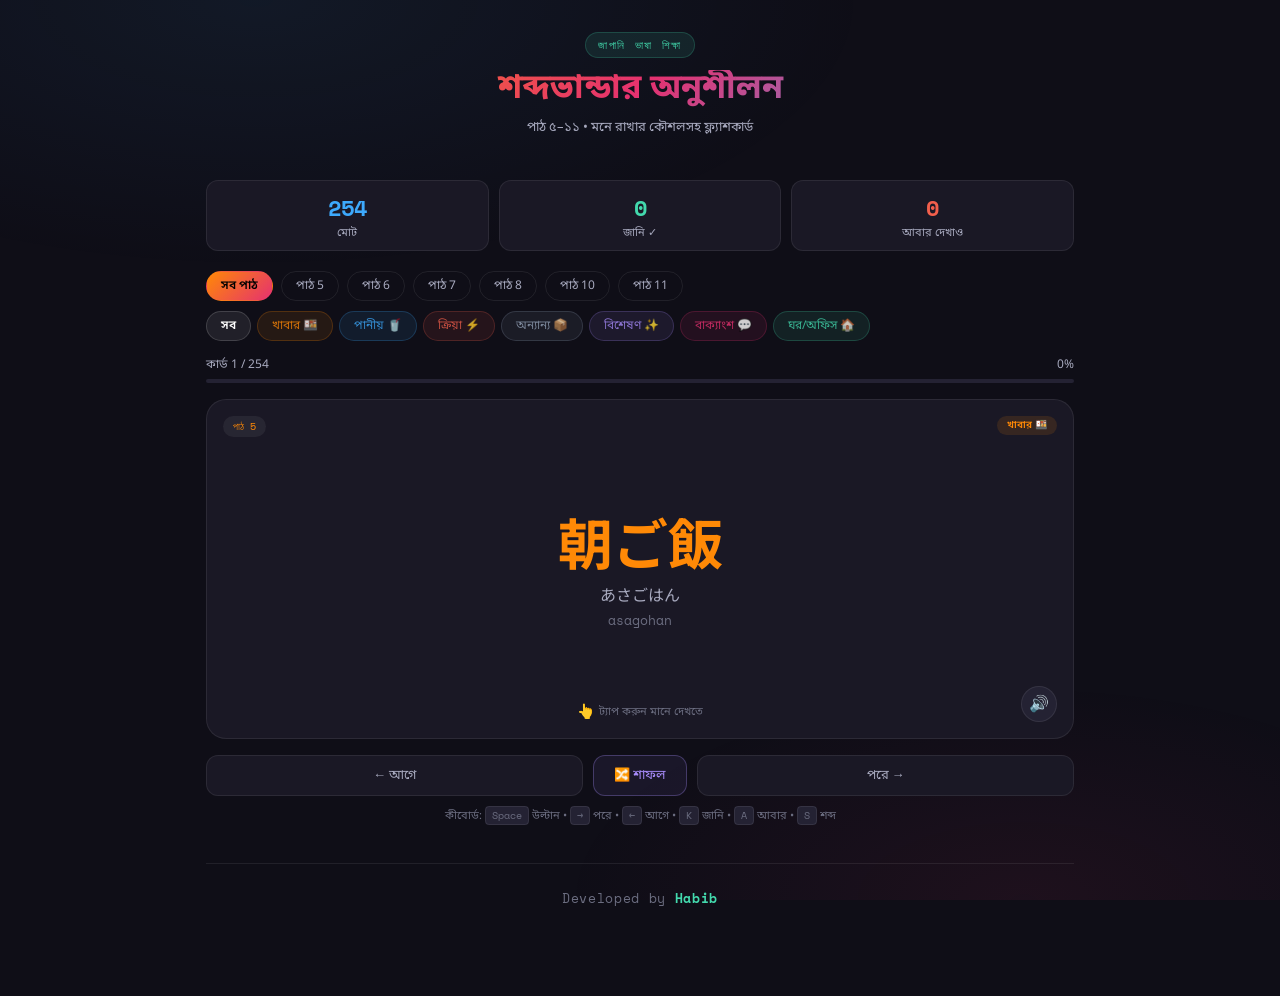
<file: gemini-code-1781186237763.html>
<!DOCTYPE html>
<html lang="bn">
<head>
<meta charset="UTF-8">
<meta name="viewport" content="width=device-width, initial-scale=1.0">
<title>জাপানি শব্দভান্ডার — পাঠ ৫-১১</title>
<link rel="preconnect" href="https://fonts.googleapis.com">
<link href="https://fonts.googleapis.com/css2?family=Noto+Sans+Bengali:wght@400;500;600;700&family=Noto+Sans+JP:wght@400;500;700&family=Space+Mono:wght@400;700&display=swap" rel="stylesheet">
<style>
:root {
  --bg: #0f0e17;
  --surface: #1a1825;
  --surface2: #242233;
  --border: rgba(255,255,255,0.08);
  --text: #fffffe;
  --muted: #a7a9be;
  --hint: #6b6d80;

  --c1: #ff8906; /* amber */
  --c2: #f25f4c; /* coral */
  --c3: #e53170; /* pink */
  --c4: #3da9fc; /* blue */
  --c5: #43d9ad; /* teal */
  --c6: #a78bfa; /* purple */
  --c7: #fbbf24; /* yellow-orange */
  --c8: #f43f5e; /* rose */

  --cat-food: #ff8906;
  --cat-drink: #3da9fc;
  --cat-home: #43d9ad;
  --cat-adj: #a78bfa;
  --cat-verb: #f25f4c;
  --cat-phrase: #e53170;
  --cat-other: #94a3b8;
}

* { box-sizing: border-box; margin: 0; padding: 0; }

body {
  font-family: 'Noto Sans Bengali', sans-serif;
  background: var(--bg);
  color: var(--text);
  min-height: 100vh;
  overflow-x: hidden;
}

/* BACKGROUND PATTERN */
body::before {
  content: '';
  position: fixed;
  inset: 0;
  background:
    radial-gradient(ellipse 80% 50% at 20% 0%, rgba(61,169,252,0.07) 0%, transparent 60%),
    radial-gradient(ellipse 60% 40% at 80% 100%, rgba(229,49,112,0.07) 0%, transparent 60%);
  pointer-events: none;
  z-index: 0;
}

.app { position: relative; z-index: 1; max-width: 900px; margin: 0 auto; padding: 0 16px 80px; }

/* HEADER */
header {
  padding: 32px 0 24px;
  text-align: center;
}
.header-badge {
  display: inline-block;
  font-family: 'Space Mono', monospace;
  font-size: 11px;
  letter-spacing: 0.15em;
  color: var(--c5);
  background: rgba(67,217,173,0.1);
  border: 1px solid rgba(67,217,173,0.2);
  padding: 4px 12px;
  border-radius: 100px;
  margin-bottom: 12px;
}
h1 {
  font-size: clamp(22px, 5vw, 34px);
  font-weight: 700;
  background: linear-gradient(135deg, var(--c1), var(--c3), var(--c4));
  -webkit-background-clip: text;
  -webkit-text-fill-color: transparent;
  background-clip: text;
  line-height: 1.2;
  margin-bottom: 8px;
}
.subtitle { font-size: 13px; color: var(--muted); }

/* STATS BAR */
.stats-bar {
  display: flex;
  gap: 10px;
  margin: 20px 0;
  flex-wrap: wrap;
}
.stat {
  flex: 1;
  min-width: 80px;
  background: var(--surface);
  border: 1px solid var(--border);
  border-radius: 12px;
  padding: 10px;
  text-align: center;
}
.stat-num { font-size: 22px; font-weight: 700; font-family: 'Space Mono', monospace; }
.stat-lbl { font-size: 11px; color: var(--muted); margin-top: 2px; }
.stat.known .stat-num { color: var(--c5); }
.stat.again .stat-num { color: var(--c2); }
.stat.total .stat-num { color: var(--c4); }

/* LESSON + CATEGORY FILTERS */
.filter-row {
  display: flex;
  gap: 8px;
  flex-wrap: wrap;
  margin-bottom: 10px;
}
.filter-btn {
  font-family: 'Noto Sans Bengali', sans-serif;
  font-size: 12px;
  padding: 6px 14px;
  border-radius: 100px;
  border: 1px solid var(--border);
  background: transparent;
  color: var(--muted);
  cursor: pointer;
  transition: all 0.2s;
}
.filter-btn:hover { border-color: rgba(255,255,255,0.2); color: var(--text); }
.filter-btn.active {
  color: #000;
  border-color: transparent;
  font-weight: 600;
}
.filter-btn[data-lesson="all"].active { background: linear-gradient(135deg, var(--c1), var(--c3)); }
.filter-btn[data-lesson="5"].active { background: var(--c1); }
.filter-btn[data-lesson="6"].active { background: var(--c4); }
.filter-btn[data-lesson="7"].active { background: var(--c5); }
.filter-btn[data-lesson="8"].active { background: var(--c6); }
.filter-btn[data-lesson="10"].active { background: var(--c7); }
.filter-btn[data-lesson="11"].active { background: var(--c8); }

.cat-filter-row {
  display: flex;
  gap: 6px;
  flex-wrap: wrap;
  margin-bottom: 16px;
}
.cat-btn {
  font-family: 'Noto Sans Bengali', sans-serif;
  font-size: 12px; 
  padding: 6px 14px; 
  border-radius: 100px;
  border: 1px solid transparent;
  cursor: pointer;
  transition: all 0.2s;
  opacity: 0.8; 
}

.cat-btn:hover {
  opacity: 1;
  border-color: rgba(255, 255, 255, 0.2); 
}

.cat-btn.active {
  opacity: 1;
  font-weight: 600;
  border-color: currentColor; 
}

/* PROGRESS */
.progress-wrap { margin-bottom: 16px; }
.progress-info { display: flex; justify-content: space-between; font-size: 12px; color: var(--muted); margin-bottom: 6px; }
.progress-track {
  height: 4px;
  background: var(--surface2);
  border-radius: 2px;
  overflow: hidden;
}
.progress-fill {
  height: 100%;
  background: linear-gradient(90deg, var(--c5), var(--c4));
  border-radius: 2px;
  transition: width 0.4s ease;
}

/* FLASHCARD */
.card-area {
  perspective: 1200px;
  margin-bottom: 16px;
}
.card-inner {
  position: relative;
  transform-style: preserve-3d;
  transition: transform 0.5s cubic-bezier(0.4,0,0.2,1);
  min-height: 340px;
  cursor: pointer;
}
.card-inner.flipped { transform: rotateY(180deg); }

.card-face {
  position: absolute;
  inset: 0;
  backface-visibility: hidden;
  -webkit-backface-visibility: hidden;
  border-radius: 20px;
  padding: 28px 24px;
  display: flex;
  flex-direction: column;
  align-items: center;
  justify-content: center;
  border: 1px solid var(--border);
  z-index: 2; 
}
.card-front {
  background: var(--surface);
}
.card-back {
  background: var(--surface2);
  transform: rotateY(180deg);
  justify-content: flex-start;
  overflow-y: auto;
}

/* CARD FRONT */
.card-lesson-badge {
  position: absolute;
  top: 16px;
  left: 16px;
  font-family: 'Space Mono', monospace;
  font-size: 10px;
  padding: 3px 10px;
  border-radius: 100px;
  background: rgba(255,255,255,0.06);
  color: var(--muted);
}
.card-cat-badge {
  position: absolute;
  top: 16px;
  right: 16px;
  font-size: 10px;
  padding: 3px 10px;
  border-radius: 100px;
  font-weight: 600;
}
.card-jp {
  font-family: 'Noto Sans JP', sans-serif;
  font-size: clamp(32px, 6vw, 55px);
  font-weight: 700;
  margin-bottom: 8px;
  text-align: center;
  line-height: 1.2;
}
.card-reading {
  font-family: 'Noto Sans JP', sans-serif;
  font-size: 16px;
  color: var(--muted);
  margin-bottom: 4px;
}
.card-romaji {
  font-family: 'Space Mono', monospace;
  font-size: 13px;
  color: var(--hint);
}
.tap-hint {
  position: absolute;
  bottom: 16px;
  font-size: 11px;
  color: var(--hint);
  display: flex;
  align-items: center;
  gap: 5px;
}
.tap-hint::before { content: '👆'; font-size: 14px; }

/* AUDIO BUTTON */
.audio-btn {
  position: absolute;
  bottom: 16px;
  right: 16px;
  width: 36px;
  height: 36px;
  border-radius: 50%;
  border: 1px solid var(--border);
  background: var(--surface2);
  color: var(--c4);
  cursor: pointer;
  display: flex;
  align-items: center;
  justify-content: center;
  font-size: 16px;
  transition: all 0.2s;
  z-index: 10;
}
.audio-btn:hover { background: rgba(61,169,252,0.15); border-color: var(--c4); }

/* CARD BACK */
.back-header {
  width: 100%;
  display: flex;
  align-items: flex-start;
  gap: 12px;
  margin-bottom: 16px;
  padding-bottom: 16px;
  border-bottom: 1px solid var(--border);
}
.back-jp {
  font-family: 'Noto Sans JP', sans-serif;
  font-size: 28px;
  font-weight: 700;
  line-height: 1.2;
}
.back-readings { flex: 1; }
.back-kana {
  font-family: 'Noto Sans JP', sans-serif;
  font-size: 14px;
  color: var(--muted);
}
.back-romaji-text {
  font-family: 'Space Mono', monospace;
  font-size: 12px;
  color: var(--hint);
  margin-top: 2px;
}
.back-meaning {
  font-size: 22px;
  font-weight: 700;
  color: var(--text);
  margin-bottom: 14px;
  width: 100%;
}

.section {
  width: 100%;
  margin-bottom: 14px;
  border-radius: 12px;
  padding: 12px 14px;
}
.section-label {
  font-size: 10px;
  font-weight: 700;
  letter-spacing: 0.12em;
  text-transform: uppercase;
  margin-bottom: 6px;
  display: flex;
  align-items: center;
  gap: 5px;
}
.section-content { font-size: 13px; line-height: 1.65; }
.section-content em {
  font-style: normal;
  font-weight: 700;
  text-decoration: underline;
  text-decoration-style: dotted;
  text-underline-offset: 3px;
}

.trick-section { background: rgba(255,137,6,0.08); border: 1px solid rgba(255,137,6,0.15); }
.trick-section .section-label { color: var(--c1); }
.trick-section .section-content { color: #ffd6a5; }

.example-section { background: rgba(61,169,252,0.08); border: 1px solid rgba(61,169,252,0.15); }
.example-section .section-label { color: var(--c4); }
.example-jp { font-family: 'Noto Sans JP', sans-serif; font-size: 15px; color: var(--text); margin-bottom: 4px; }
.example-bn { font-size: 13px; color: var(--muted); }

.back-audio-btn {
  width: 100%;
  padding: 10px;
  border-radius: 10px;
  border: 1px solid rgba(61,169,252,0.25);
  background: rgba(61,169,252,0.08);
  color: var(--c4);
  cursor: pointer;
  font-family: 'Noto Sans Bengali', sans-serif;
  font-size: 13px;
  display: flex;
  align-items: center;
  justify-content: center;
  gap: 8px;
  transition: all 0.2s;
  margin-bottom: 14px;
}
.back-audio-btn:hover { background: rgba(61,169,252,0.15); }

/* KNOW BUTTONS */
.know-row {
  display: flex;
  gap: 10px;
  margin-bottom: 12px;
}
.know-btn {
  flex: 1;
  padding: 12px;
  border-radius: 12px;
  border: 1px solid transparent;
  font-family: 'Noto Sans Bengali', sans-serif;
  font-size: 14px;
  font-weight: 600;
  cursor: pointer;
  transition: all 0.2s;
  display: flex;
  align-items: center;
  justify-content: center;
  gap: 6px;
}
.btn-again {
  background: rgba(242,95,76,0.1);
  border-color: rgba(242,95,76,0.3);
  color: var(--c2);
}
.btn-again:hover { background: rgba(242,95,76,0.2); }
.btn-know {
  background: rgba(67,217,173,0.1);
  border-color: rgba(67,217,173,0.3);
  color: var(--c5);
}
.btn-know:hover { background: rgba(67,217,173,0.2); }

/* NAV CONTROLS */
.nav-row {
  display: flex;
  gap: 10px;
  align-items: center;
}
.nav-btn {
  flex: 1;
  padding: 11px;
  border-radius: 12px;
  border: 1px solid var(--border);
  background: var(--surface);
  color: var(--muted);
  font-family: 'Noto Sans Bengali', sans-serif;
  font-size: 13px;
  cursor: pointer;
  transition: all 0.2s;
}
.nav-btn:hover { border-color: rgba(255,255,255,0.2); color: var(--text); }
.shuffle-btn {
  padding: 11px 20px;
  border-radius: 12px;
  border: 1px solid rgba(167,139,250,0.3);
  background: rgba(167,139,250,0.08);
  color: var(--c6);
  font-family: 'Noto Sans Bengali', sans-serif;
  font-size: 13px;
  cursor: pointer;
  transition: all 0.2s;
  display: flex;
  align-items: center;
  gap: 6px;
}
.shuffle-btn:hover { background: rgba(167,139,250,0.15); }

/* COMPLETION */
.completion {
  display: none;
  text-align: center;
  padding: 40px 20px;
  background: var(--surface);
  border-radius: 20px;
  border: 1px solid var(--border);
  margin-bottom: 16px;
}
.completion.show { display: block; }
.completion h2 { font-size: 28px; margin-bottom: 8px; }
.completion p { color: var(--muted); margin-bottom: 20px; }
.restart-btn {
  padding: 12px 28px;
  border-radius: 12px;
  border: none;
  background: linear-gradient(135deg, var(--c5), var(--c4));
  color: #000;
  font-family: 'Noto Sans Bengali', sans-serif;
  font-size: 15px;
  font-weight: 700;
  cursor: pointer;
  transition: opacity 0.2s;
}
.restart-btn:hover { opacity: 0.85; }

/* KEYBOARD HINT */
.keyboard-hint {
  text-align: center;
  font-size: 11px;
  color: var(--hint);
  margin-top: 12px;
}
kbd {
  font-family: 'Space Mono', monospace;
  background: var(--surface2);
  border: 1px solid var(--border);
  border-radius: 4px;
  padding: 1px 6px;
  font-size: 10px;
}

/* SITE FOOTER */
.site-footer {
  text-align: center;
  padding: 24px 0 8px;
  font-family: 'Space Mono', monospace;
  font-size: 13px;
  color: var(--hint);
  border-top: 1px solid var(--border);
  margin-top: 40px;
  letter-spacing: 0.05em;
}

.site-footer span {
  color: var(--c5); 
  font-weight: 700;
}
</style>
</head>
<body>
<div class="app">
  <header>
    <div class="header-badge">জাপানি ভাষা শিক্ষা</div>
    <h1>শব্দভান্ডার অনুশীলন</h1>
    <p class="subtitle">পাঠ ৫–১১ • মনে রাখার কৌশলসহ ফ্ল্যাশকার্ড</p>
  </header>

  <div class="stats-bar">
    <div class="stat total"><div class="stat-num" id="totalStat">0</div><div class="stat-lbl">মোট</div></div>
    <div class="stat known"><div class="stat-num" id="knownStat">0</div><div class="stat-lbl">জানি ✓</div></div>
    <div class="stat again"><div class="stat-num" id="againStat">0</div><div class="stat-lbl">আবার দেখাও</div></div>
  </div>

  <div class="filter-row" id="lessonFilters"></div>
  <div class="cat-filter-row" id="catFilters"></div>

  <div class="progress-wrap">
    <div class="progress-info">
      <span id="progLabel">কার্ড ১ / ১</span>
      <span id="progPct">0%</span>
    </div>
    <div class="progress-track"><div class="progress-fill" id="progFill" style="width:0%"></div></div>
  </div>

  <div class="card-area" id="cardArea">
    <div class="card-inner" id="cardInner">
      <!-- FRONT -->
      <div class="card-face card-front" id="cardFront">
        <span class="card-lesson-badge" id="cLesson"></span>
        <span class="card-cat-badge" id="cCat"></span>
        <div class="card-jp" id="cJp"></div>
        <div class="card-reading" id="cKana"></div>
        <div class="card-romaji" id="cRomaji"></div>
        <span class="tap-hint">ট্যাপ করুন মানে দেখতে</span>
        <button class="audio-btn" id="audioFront" title="উচ্চারণ শুনুন">🔊</button>
      </div>
      <!-- BACK -->
      <div class="card-face card-back" id="cardBack">
        <div class="back-header">
          <div class="back-jp" id="bJp"></div>
          <div class="back-readings">
            <div class="back-kana" id="bKana"></div>
            <div class="back-romaji-text" id="bRomaji"></div>
          </div>
        </div>
        <div class="back-meaning" id="bMeaning"></div>
        <button class="back-audio-btn" id="audioBack">🔊 উচ্চারণ শুনুন</button>
        <div class="section trick-section">
          <div class="section-label">💡 মনে রাখার কৌশল</div>
          <div class="section-content" id="bTrick"></div>
        </div>
        <div class="section example-section">
          <div class="section-label">📝 উদাহরণ বাক্য</div>
          <div class="example-jp" id="bExJp"></div>
          <div class="example-bn" id="bExBn"></div>
        </div>
        <div class="know-row">
          <button class="know-btn btn-again" onclick="markCard(false)">↩ আবার দেখাও</button>
          <button class="know-btn btn-know" onclick="markCard(true)">জানি ✓</button>
        </div>
      </div>
    </div>
  </div>

  <div class="completion" id="completion">
    <h2>🎉 শেষ!</h2>
    <p id="completionMsg"></p>
    <button class="restart-btn" onclick="restart()">আবার শুরু করুন</button>
  </div>

  <div class="nav-row">
    <button class="nav-btn" onclick="prevCard()">← আগে</button>
    <button class="shuffle-btn" onclick="shuffle()">🔀 শাফল</button>
    <button class="nav-btn" onclick="nextCard()">পরে →</button>
  </div>

  <div class="keyboard-hint">
    কীবোর্ড: <kbd>Space</kbd> উল্টান • <kbd>→</kbd> পরে • <kbd>←</kbd> আগে • <kbd>K</kbd> জানি • <kbd>A</kbd> আবার • <kbd>S</kbd> শব্দ
  </div>
  <footer class="site-footer">
    Developed by <span>Habib</span>
  </footer>
</div>

<script>
const CAT_COLORS = {
  food:'#ff8906', drink:'#3da9fc', home:'#43d9ad',
  adj:'#a78bfa', verb:'#f25f4c', phrase:'#e53170', other:'#94a3b8'
};
const CAT_BG = {
  food:'rgba(255,137,6,0.12)', drink:'rgba(61,169,252,0.12)', home:'rgba(67,217,173,0.12)',
  adj:'rgba(167,139,250,0.12)', verb:'rgba(242,95,76,0.12)', phrase:'rgba(229,49,112,0.12)', other:'rgba(148,163,184,0.12)'
};
const CAT_LABELS = {
  food:'খাবার', drink:'পানীয়', home:'ঘর/অফিস', adj:'বিশেষণ', verb:'ক্রিয়া', phrase:'বাক্যাংশ', other:'অন্যান্য'
};
const LESSON_COLORS = {'5':'#ff8906','6':'#3da9fc','7':'#43d9ad','8':'#a78bfa','10':'#fbbf24','11':'#f43f5e'};

const WORDS = [
  // =========== LESSON 5 ===========
  {l:'5',jp:'朝ご飯',kana:'あさごはん',rom:'asagohan',bn:'সকালের নাস্তা',cat:'food',
   trick:'<em>আসা</em> = সকাল। সকালে দিন আসে, সাথে নাস্তাও আসে!',
   exJp:'毎朝、朝ご飯を食べます。',exBn:'প্রতিদিন সকালে নাস্তা খাই।'},
  {l:'5',jp:'うどん',kana:'うどん',rom:'udon',bn:'উডন (মোটা গমের নুডলস)',cat:'food',
   trick:'<em>উডন</em> — "ওডন" মানে বাংলায় মোটা। উডন নুডলসও মোটা!',
   exJp:'うどんが好きです。',exBn:'আমি উডন পছন্দ করি।'},
  {l:'5',jp:'梅干し',kana:'うめぼし',rom:'umeboshi',bn:'উমেবোশি (টক-নোনা আচার)',cat:'food',
   trick:'<em>উমে</em> = বরই + <em>বোশি</em> = শুকানো। শুকানো বরইয়ের আচার!',
   exJp:'梅干しはすっぱいです。',exBn:'উমেবোশি টক।'},
  {l:'5',jp:'お酒',kana:'おさけ',rom:'osake',bn:'অ্যালকোহল',cat:'drink',
   trick:'<em>সাকে</em> নামটা বিখ্যাত — জাপানি ভাতের মদ "sake"। sake = মদ!',
   exJp:'お酒は飲みません。',exBn:'আমি মদ পান করি না。'},
  {l:'5',jp:'お茶',kana:'おちゃ',rom:'ocha',bn:'চা',cat:'drink',
   trick:'"ও-<em>চা</em>" — শেষে চা আছেই! চা মানে চা।',
   exJp:'お茶を飲みます。',exBn:'চা পান করি।'},
  {l:'5',jp:'オレンジジュース',kana:'オレンジジュース',rom:'orenji jūsu',bn:'কমলার জুস',cat:'drink',
   trick:'<em>Orange Juice</em> জাপানি উচ্চারণে — ওরেন্জি জুউসু। একই কথা!',
   exJp:'オレンジジュースが好きです。',exBn:'আমি কমলার জুস পছন্দ করি।'},
  {l:'5',jp:'カレー',kana:'カレー',rom:'karē',bn:'কারি / তরকারি',cat:'food',
   trick:'<em>কারেয়</em> — ভারতীয় "curry" থেকে এসেছে। কারি = কারেয়!',
   exJp:'カレーを食べます。',exBn:'কারি খাই।'},
  {l:'5',jp:'牛丼',kana:'ぎゅうどん',rom:'gyūdon',bn:'গরুর মাংসের ভাত-বাটি',cat:'food',
   trick:'<em>গিউ</em> = গরু + <em>ڈন</em> = বাটি। গরুর বাটি = গিউডন!',
   exJp:'牛丼を食べます。',exBn:'গরুর মাংসের ভাত-বাটি খাই।'},
  {l:'5',jp:'牛乳',kana:'ぎゅうにゅう',rom:'ぎゅうにゅう',bn:'গরুর দুধ',cat:'drink',
   trick:'<em>গিউ</em> = গরু + <em>নিউ</em> → "New milk" মনে করুন। গরুর তাজা দুধ!',
   exJp:'毎日、牛乳を飲みます。',exBn:'প্রতিদিন গরুর দুধ পান করি।'},
  {l:'5',jp:'果物',kana:'くだもの',rom:'kudamono',bn:'ফল',cat:'food',
   trick:'<em>কুদামোনো</em> — "কুদরতের মনোহর জিনিস" = প্রকৃতির উপহার = ফল!',
   exJp:'果物が好きです。',exBn:'আমি ফল পছন্দ করি।'},
  {l:'5',jp:'紅茶',kana:'こうちゃ',rom:'kōcha',bn:'কালো চা',cat:'drink',
   trick:'<em>কোউ</em> = লাল/গোলাপি রং + <em>চা</em> = চা। লাল চা = কালো চা!',
   exJp:'紅茶を飲みます。',exBn:'কালো চা পান করি।'},
  {l:'5',jp:'コーヒー',kana:'コーヒー',rom:'kōhī',bn:'কফি',cat:'drink',
   trick:'<em>Coffee</em> → কোওহিই। Coffee = কফি = কোওহিই। একই!',
   exJp:'コーヒーが好きです。',exBn:'কফি পছন্দ করি।'},
  {l:'5',jp:'コーラ',kana:'コーラ',rom:'kōra',bn:'কোলা',cat:'drink',
   trick:'<em>Cola</em> → কোওরা। একই জিনিস, একটু ঘুরিয়ে!',
   exJp:'コーラを飲みます。',exBn:'কোলা পান করি।'},
  {l:'5',jp:'ご飯',kana:'ごはん',rom:'gohan',bn:'রান্না করা ভাত',cat:'food',
   trick:'"<em>গো</em>-হান" — ভাত না হলে জাপানি খাবার অসম্পূর্ণ। গো করে ভাত আসে!',
   exJp:'ご飯を食べます。',exBn:'ভাত খাই।'},
  {l:'5',jp:'魚',kana:'さかな',rom:'sakana',bn:'মাছ',cat:'food',
   trick:'"<em>সাগর</em>ের কানা (মাছ)" → সা-কানা = সাগরের মাছ!',
   exJp:'魚が好きです。',exBn:'মাছ পছন্দ করি।'},
  {l:'5',jp:'刺身',kana:'さしみ',rom:'sashimi',bn:'কাঁচা মাছের টুকরো',cat:'food',
   trick:'"সাশিমি" = কাঁচা শরীর। কাঁচা মাছ কেটে পরিবেশন = সাশিমি!',
   exJp:'刺身が好きです。',exBn:'সাশিমি পছন্দ করি।'},
  {l:'5',jp:'サラダ',kana:'サラダ',rom:'sarada',bn:'সালাদ',cat:'food',
   trick:'<em>Salad</em> → সারাদা। জাপানিতে l→r হয়! Salad = সারাদা।',
   exJp:'サラダを食べます。',exBn:'সালাদ খাই।'},
  {l:'5',jp:'ジュース',kana:'ジュース',rom:'jūsu',bn:'জুস',cat:'drink',
   trick:'<em>Juice</em> → জুউসু। সহজ — juice-ই জুউসু!',
   exJp:'ジュースを飲みます。',exBn:'জুস পান করি।'},
  {l:'5',jp:'スープ',kana:'スープ',rom:'sūpu',bn:'স্যুপ',cat:'food',
   trick:'<em>Soup</em> → সুউপু। Soup = স্যুপ = সুউপু!',
   exJp:'スープを飲みます。',exBn:'স্যুপ খাই।'},
  {l:'5',jp:'すし',kana:'すし',rom:'sushi',bn:'সুশি',cat:'food',
   trick:'"সুশি" — সারা বিশ্বে বিখ্যাত! Sushi = সুশি।',
   exJp:'すしが好きです。',exBn:'সুশি পছন্দ করি।'},
  {l:'5',jp:'そば',kana:'そば',rom:'soba',bn:'সোবা নুডলস',cat:'food',
   trick:'"<em>সোবা</em>" — বাংলায় সোবা মানে পাশে। সোবা নুডলস জাপানিদের সবচেয়ে কাছের খাবার!',
   exJp:'そばを食べます。',exBn:'সোবা খাই।'},
  {l:'5',jp:'卵',kana:'たまご',rom:'tamago',bn:'ডিম',cat:'food',
   trick:'"<em>তামা</em>" = गोलाकार জিনিস। ডিম গোল = তামাগো!',
   exJp:'卵を食べます。',exBn:'ডিম খাই。'},
  {l:'5',jp:'天ぷら',kana:'てんぷら',rom:'tenpura',bn:'টেম্পুরা (ভাজা খাবার)',cat:'food',
   trick:'"Tempura" পর্তুগিজ থেকে এসেছে! বিশ্ব ভ্রমণ করে জাপানে পৌঁছেছে।',
   exJp:'天ぷらを食べます。',exBn:'টেম্পুরা খাই।'},
  {l:'5',jp:'トマトジュース',kana:'トマトジュース',rom:'tomato jūsu',bn:'টমেটোর জুস',cat:'drink',
   trick:'<em>Tomato Juice</em> = তোমাতো জুউসু。 একদম সরাসরি!',
   exJp:'トマトジュースを飲みます。',exBn:'টমেটোর জুস পান করি।'},
  {l:'5',jp:'納豆',kana:'なっとう',rom:'nattō',bn:'নাত্তো (গাঁজানো সয়াবিন)',cat:'food',
   trick:'"নাত্তো" — গন্ধ তীব্র, সবার পছন্দ নয়। "নাত্তো = নাতনি-র তো পছন্দ না!"',
   exJp:'納豆を食べます。',exBn:'নাত্তো খাই।'},
  {l:'5',jp:'肉',kana:'にく',rom:'niku',bn:'মাংস',cat:'food',
   trick:'"<em>নিকু</em>" — "নিক" নামের কেউ মাংস খুব ভালোবাসে! নিক+মাংস = নিকু।',
   exJp:'肉を食べます。',exBn:'মাংস খাই।'},
  {l:'5',jp:'食べ物',kana:'たべもの',rom:'tabemono',bn:'খাদ্য / খাবার',cat:'food',
   trick:'<em>তাবে</em> = খাওয়া + <em>মোনো</em> = জিনিস। খাওয়ার জিনিস = খাবার!',
   exJp:'食べ物が好きです。',exBn:'খাবার পছন্দ করি।'},
  {l:'5',jp:'食べる',kana:'たべる',rom:'taberu',bn:'খাওয়া',cat:'verb',
   trick:'"<em>তাবে</em>" মনে রাখুন = খাওয়া। তাবে+রু = খাই!',
   exJp:'何を食べますか？',exBn:'কী খাবেন?'},
  {l:'5',jp:'飲む',kana:'のむ',rom:'nomu',bn:'পান করা',cat:'verb',
   trick:'"<em>নোমু</em>" — ইংরেজিতে "nom nom" বলে খাওয়ার সময়। নোমু = পান করা!',
   exJp:'何を飲みますか？',exBn:'কী পান করবেন?'},
  {l:'5',jp:'何',kana:'なに / なん',rom:'nani / nan',bn:'কি / কী',cat:'other',
   trick:'"<em>নানি</em>" — বাংলায় নানি জিজ্ঞেস করেন "কী হলো?" নানি = কী!',
   exJp:'何が好きですか？',exBn:'কী পছন্দ করেন?'},
  {l:'5',jp:'いつも',kana:'いつも',rom:'itsumo',bn:'সবসময়',cat:'other',
   trick:'"ইতসুমো" — "It\'s always so" = এটা সবসময়ই এরকম = ইতসুমো!',
   exJp:'いつもコーヒーを飲みます。',exBn:'সবসময় কফি পান করি।'},
  {l:'5',jp:'今日',kana:'きょう',rom:'kyō',bn:'আজ',cat:'other',
   trick:'"<em>কিউ</em>" — আজকে Q আকৃতির সূর্য উঠেছে! কিউ = আজ।',
   exJp:'今日、何を食べますか？',exBn:'আজ কী খাবেন?'},
  {l:'5',jp:'好き（な）',kana:'すき（な）',rom:'suki (na)',bn:'পছন্দের',cat:'adj',
   trick:'"<em>সুকি</em>" — সুকি পুকি খেলার মতো! যা সুকি (পছন্দ) তাই করি।',
   exJp:'すしが好きです。',exBn:'সুশি পছন্দ।'},
  {l:'5',jp:'いただきます',kana:'いただきます',rom:'itadakimasu',bn:'খাবারের জন্য কৃতজ্ঞতা',cat:'phrase',
   trick:'"ইতাদাকি" = গ্রহণ করা। খাওয়ার আগে "গ্রহণ করছি" বলা — বাংলার "বিসমিল্লাহ"-র মতো!',
   exJp:'いただきます！',exBn:'খাবারের জন্য ধন্যবাদ!'},
  {l:'5',jp:'いえ',kana:'いえ',rom:'ie',bn:'না',cat:'phrase',
   trick:'"<em>ইয়ে</em>" — বাংলায় "ইয়ে" বললে মাথা নাড়াই (না)! ইয়ে = না।',
   exJp:'いえ、けっこうです。',exBn:'না, ধন্যবাদ।'},

  // =========== LESSON 6 ===========
  {l:'6',jp:'アイスクリーム',kana:'アイスクリーム',rom:'aisukurīmu',bn:'আইসক্রিম',cat:'food',
   trick:'<em>Ice Cream</em> → আইসু কুরিইমু। একদম সরাসরি!',
   exJp:'アイスクリームが好きです。',exBn:'আইসক্রিম পছন্দ করি।'},
  {l:'6',jp:'アイスコーヒー',kana:'アイスコーヒー',rom:'aisu kōhī',bn:'আইস কফি',cat:'drink',
   trick:'<em>Ice Coffee</em> → আইসু কোওহিই। Ice + Coffee!',
   exJp:'アイスコーヒーをください。',exBn:'আইস কফি দিন।'},
  {l:'6',jp:'アップルパイ',kana:'アップルパイ',rom:'appuru pai',bn:'আপেল পাই',cat:'food',
   trick:'<em>Apple Pie</em> → আপ্পুরু পাই। সরাসরি ইংরেজি!',
   exJp:'アップルパイを食べます。',exBn:'আপেল পাই খাই।'},
  {l:'6',jp:'居酒屋',kana:'いざかや',rom:'izakaya',bn:'ইজাকায়া (জাপানি বার)',cat:'other',
   trick:'"<em>ইজা</em>" = বসুন + "<em>কায়া</em>" = দোকান। বসে মদ খাওয়ার দোকান = ইজাকায়া!',
   exJp:'居酒屋でビールを飲みます。',exBn:'ইজাকায়ায় বিয়ার পান করি।'},
  {l:'6',jp:'枝豆',kana:'えだまめ',rom:'edamame',bn:'এডামামে (সবুজ সয়াবিন)',cat:'food',
   trick:'"<em>এদা</em>" = ডাল + "<em>মামে</em>" = মটরশুঁটি। ডালের মটরশুঁটি = এডামামে!',
   exJp:'枝豆を食べます。',exBn:'এডামামে খাই。'},
  {l:'6',jp:'唐揚げ',kana:'からあげ',rom:'karaage',bn:'ভাজা মুরগি',cat:'food',
   trick:'"<em>কারা</em>" = খালি/সরল + "<em>আগে</em>" = ভাজা। সহজ ভাজা মুরগি!',
   exJp:'唐揚げが好きです。',exBn:'ভাজা মুরগি পছন্দ করি।'},
  {l:'6',jp:'ケチャップ',kana:'ケチャップ',rom:'kechappu',bn:'কেচাপ',cat:'food',
   trick:'<em>Ketchup</em> → কেচাপ্পু। একদম সরাসরি!',
   exJp:'ケチャップをつけます。',exBn:'কেচাপ লাগাই।'},
  {l:'6',jp:'チキン',kana:'チキン',rom:'chikin',bn:'মুরগি',cat:'food',
   trick:'<em>Chicken</em> → চিকিন। সহজ!',
   exJp:'チキンを食べます。',exBn:'মুরগি খাই।'},
  {l:'6',jp:'チーズ',kana:'チーズ',rom:'chīzu',bn:'পনির',cat:'food',
   trick:'<em>Cheese</em> → চিইজু। Cheese = চিজ = চিইজু!',
   exJp:'チーズが好きです。',exBn:'পনির পছন্দ করি।'},
  {l:'6',jp:'てりやき',kana:'てりやき',rom:'teriyaki',bn:'তেরিয়াকি',cat:'food',
   trick:'"<em>তেরি</em>" = চকচকে + "<em>য়াকি</em>" = ভাজা। চকচকে ভাজা মাংস = তেরিয়াকি!',
   exJp:'てりやきを食べます。',exBn:'তেরিয়াকি খাই।'},
  {l:'6',jp:'デザート',kana:'デザート',rom:'dezāto',bn:'ডেজার্ট',cat:'food',
   trick:'<em>Dessert</em> → দেজাআতো। Dessert = মিষ্টি = দেজাআতো!',
   exJp:'デザートを食べます。',exBn:'ডেজার্ট খাই।'},
  {l:'6',jp:'ドリンク',kana:'ドリンク',rom:'dorinku',bn:'পানীয়',cat:'drink',
   trick:'<em>Drink</em> → দোরinকু। Drink = পানীয়!',
   exJp:'ドリンクは何にしますか？',exBn:'পানীয় কী নিবেন?'},
  {l:'6',jp:'生ビール',kana:'なまビール',rom:'nama bīru',bn:'ড্রাফট বিয়ার',cat:'drink',
   trick:'"<em>নামা</em>" = তাজা/কাঁচা + "<em>বিইরু</em>" = বিয়ার। তাজা বিয়ার = ড্রাফট!',
   exJp:'生ビールをください。',exBn:'ড্রাফট বিয়ার দিন।'},
  {l:'6',jp:'ハンバーガー',kana:'ハンバーガー',rom:'hambāgā',bn:'হ্যামবার্গার',cat:'food',
   trick:'<em>Hamburger</em> → হামবাআগাআ। বার্গারই — জাপানি মুখে!',
   exJp:'ハンバーガーを食べます。',exBn:'হ্যামবার্গার খাই।'},
  {l:'6',jp:'フライドポテト',kana:'フライドポテト',rom:'furaido poteto',bn:'ফ্রেঞ্চ ফ্রাই',cat:'food',
   trick:'<em>Fried Potato</em> → ফুরাইদো পোতেতো। ভাজা আলু!',
   exJp:'フライドポテトを食べます。',exBn:'ফ্রেঞ্চ ফ্রাই খাই।'},
  {l:'6',jp:'ホットコーヒー',kana:'ホットコーヒー',rom:'hotto kōhī',bn:'গরম কফি',cat:'drink',
   trick:'<em>Hot Coffee</em> → হোত্তো কোওহিই। Hot + Coffee!',
   exJp:'ホットコーヒーをください。',exBn:'গরম কফি দিন।'},
  {l:'6',jp:'マヨネーズ',kana:'マヨネーズ',rom:'mayonēzu',bn:'মেয়নেজ',cat:'food',
   trick:'<em>Mayonnaise</em> → মায়োনেইজু। একদম সরাসরি!',
   exJp:'マヨネーズをつけます。',exBn:'মেয়নেজ লাগাই।'},
  {l:'6',jp:'ウーロン茶',kana:'ウーロンちゃ',rom:'ūron cha',bn:'ওলং চা',cat:'drink',
   trick:'<em>Oolong</em> চা-র নাম সরাসরি + <em>ちゃ (চা)</em>। ওলং চা-ই!',
   exJp:'ウーロン茶を捕みます。',exBn:'ওলং চা পান করি।'},
  {l:'6',jp:'焼き鳥',kana:'やきとり',rom:'yakitori',bn:'ইয়াকিতোরি (ভাজা মুরগি)',cat:'food',
   trick:'"<em>য়াকি</em>" = ভাজা + "<em>তোরি</em>" = পাখি/মুরগি। ভাজা মুরগি = য়াকিতোরি!',
   exJp:'焼き鳥を食べます。',exBn:'ইয়াকিতোরি খাই।'},
  {l:'6',jp:'いらっしゃいませ',kana:'いらっしゃいませ',rom:'irasshaimase',bn:'স্বাগতম!',cat:'phrase',
   trick:'"<em>ইরাশাই</em>" = এখানে আসুন। দোকানে ঢুকলেই শুনবেন। ইরাশাই = স্বাগতম!',
   exJp:'いらっしゃいませ！',exBn:'স্বাগতম!'},
  {l:'6',jp:'おいしいです',kana:'おいしいです',rom:'oishii desu',bn:'এটি সুস্বাদু!',cat:'phrase',
   trick:'"ওই! শিই!" — কিছু সুস্বাদু হলে "ওহ!" বলে উঠি। ওইশিই = সুস্বাদু!',
   exJp:'これはおいしいです！',exBn:'এটা সুস্বাদু!'},
  {l:'6',jp:'すみません',kana:'すみません',rom:'sumimasen',bn:'মাফ করবেন',cat:'phrase',
   trick:'"সুমি-<em>মাসেন</em>" — "Sorry ma\'am" → সরি + মাসেন = মাফ করবেন!',
   exJp:'すみません、水をください。',exBn:'মাফ করবেন, পানি দিন।'},
  {l:'6',jp:'何になさいますか？',kana:'なになさいますか？',rom:'nani ni nasaimasu ka?',bn:'কোনটি নিবেন?',cat:'phrase',
   trick:'"নানি" = কী + "নাসাই" = করুন। কী করবেন? = কোনটি নিবেন?',
   exJp:'何になさいますか？',exBn:'কোনটি নিবেন?'},

  // =========== LESSON 7 ===========
  {l:'7',jp:'入れる',kana:'いれる',rom:'ireru',bn:'অন / চালু করা',cat:'verb',
   trick:'"<em>ইরেরু</em>" — "ইন করো" মানে ঢোকানো। সুইচ অন করা = ঢোকানো!',
   exJp:'エアコンを入れます。',exBn:'এয়ার কন্ডিশনার চালু করি।'},
  {l:'7',jp:'切る',kana:'きる',rom:'kiru',bn:'অফ / বন্ধ করা',cat:'verb',
   trick:'"<em>কিরু</em>" = কাটা। বিদ্যুৎ "কেটে" দেওয়া = বন্ধ করা!',
   exJp:'テレビを切ります。',exBn:'টেলিভিশন বন্ধ করি।'},
  {l:'7',jp:'新しい',kana:'あたらしい',rom:'atarashii',bn:'নতুন',cat:'adj',
   trick:'"<em>আতারা</em>" — "এখন তারা-তারা নতুন!" | আতারাশিই = নতুন!',
   exJp:'新しいアパートです。',exBn:'নতুন আপার্টমেন্ট।'},
  {l:'7',jp:'アパート',kana:'アパート',rom:'apāto',bn:'আপার্টমেন্ট',cat:'home',
   trick:'<em>Apartment</em> → আপাআতো। Apartment = আপার্টমেন্ট = আপাআতো!',
   exJp:'アパートに住んでいます。',exBn:'আপার্টমেন্টে থাকি।'},
  {l:'7',jp:'いす',kana:'いす',rom:'isu',bn:'চেয়ার',cat:'home',
   trick:'"<em>ইসু</em>" — "ইস, বসতে পারছি না!" চেয়ার না থাকলে ইস বলতে হয়। ইসু = চেয়ার!',
   exJp:'いすに座ります。',exBn:'চেয়ারে বসি।'},
  {l:'7',jp:'家',kana:'いえ',rom:'ie',bn:'বাড়ি',cat:'home',
   trick:'"<em>ইয়ে</em>" — "ইয়ে, বাড়ি পাওয়া গেছে!" ইয়ে = বাড়ি!',
   exJp:'家に帰ります。',exBn:'বাড়ি ফিরি।'},
  {l:'7',jp:'一戸建て',kana:'いっこだて',rom:'ikkodate',bn:'বিçalves বাড়ি (আলাদা ঘর)',cat:'home',
   trick:'"<em>ইক্কো</em>" = একটি + "<em>দাতে</em>" = বানানো। একটি আলাদা বাড়ি!',
   exJp:'一戸建てに住んでいます。',exBn:'আলাদা বাড়িতে থাকি।'},
  {l:'7',jp:'居間',kana:'いま',rom:'ima',bn:'লিভিং রুম',cat:'home',
   trick:'"<em>ইমা</em>" = এখন + "<em>ই</em>" = থাকা। যেখানে এখন থাকি = লিভিং রুম!',
   exJp:'居間でテレビを見ます。',exBn:'লিভিং রুমে টেলিভিশন দেখি।'},
  {l:'7',jp:'うち',kana:'うち',rom:'uchi',bn:'বাড়ি (আমার)',cat:'home',
   trick:'"<em>উচি</em>" — "উচিত আমার বাড়িতে থাকা।" উচি = (আমার) বাড়ি!',
   exJp:'うちに帰ります。',exBn:'(আমার) বাড়ি ফিরি।'},
  {l:'7',jp:'うるさい',kana:'うるさい',rom:'urusai',bn:'কোলাহলপূর্ণ',cat:'adj',
   trick:'"<em>উরুসাই</em>" — "উরু সাই সাই" করে চিৎকার করছে! কোলাহল = উরুসাই!',
   exJp:'この部屋はうるさいです。',exBn:'এই ঘর কোলাহলপূর্ণ।'},
  {l:'7',jp:'エアコン',kana:'エアコン',rom:'eakon',bn:'এয়ার কন্ডিশনার',cat:'home',
   trick:'<em>Air Conditioner</em> → এআকোন। AC = এয়ার কন্ডিশনার = এআকোন!',
   exJp:'エアコンを入れます。',exBn:'এয়ার কন্ডিশনার চালু করি।'},
  {l:'7',jp:'大きい',kana:'おおきい',rom:'ōkii',bn:'বড়',cat:'adj',
   trick:'"<em>오오키이</em>" — "ওও (বিস্ময়), কি বড়!" ওওকিই = বড়!',
   exJp:'大きい家です。',exBn:'বড় বাড়ি।'},
  {l:'7',jp:'お寺',kana:'おてら',rom:'otera',bn:'মন্দির',cat:'other',
   trick:'"ও-<em>তেরা</em>" — "ওহ, তেরা!" মানে "তোমার (ঈশ্বরের) জায়গা" = মন্দির!',
   exJp:'お寺に行きます。',exBn:'মন্দিরে যাই।'},
  {l:'7',jp:'お風呂',kana:'おふろ',rom:'ofuro',bn:'গোসলখানা',cat:'home',
   trick:'"ও-<em>ফুরো</em>" — "ফুরো" শুনলে "ফুরফুরে" মনে করুন। গোসলে ফুরফুরে লাগে!',
   exJp:'お風呂に入ります。',exBn:'গোসলখানায় যাই।'},
  {l:'7',jp:'温度',kana:'おんど',rom:'ondo',bn:'তাপমাত্রা',cat:'other',
   trick:'"<em>অন্দো</em>" — "অন্দরের তাপ" = ঘরের তাপমাত্রা = অন্দো!',
   exJp:'温度を上げます。',exBn:'তাপমাত্রা বাড়াই।'},
  {l:'7',jp:'〜階',kana:'〜かい',rom:'~kai',bn:'~ তলা',cat:'other',
   trick:'"<em>কাই</em>" — "কাই (কয়) তলা?" জিজ্ঞেস করি। কাই = তলা!',
   exJp:'三階に住んでいます。',exBn:'তৃতীয় তলায় থাকি।'},
  {l:'7',jp:'階段',kana:'かいだん',rom:'kaidan',bn:'সিঁড়ি',cat:'home',
   trick:'"<em>কাইদান</em>" — "কাই (কোন তলা)? দান করি সিঁড়ি!" সিঁড়ি দিয়ে তলায় যাই!',
   exJp:'階段を上ります。',exBn:'সিঁড়ি দিয়ে উঠি।'},
  {l:'7',jp:'学校',kana:'がっこう',rom:'gakkō',bn:'বিদ্যালয় / স্কুল',cat:'other',
   trick:'"<em>গাক্কোও</em>" — "গাকো" শুনলে "যাকো (স্কুলে যাও)" মনে পড়ে!',
   exJp:'学校に行きます。',exBn:'স্কুলে যাই।'},
  {l:'7',jp:'管理人室',kana:'かんりにんしつ',rom:'kanrininshitsu',bn:'ম্যানেজারের অফিস',cat:'home',
   trick:'"<em>কানরি</em>" = ব্যবস্থাপনা + "<em>নিন</em>" = ব্যক্তি + "<em>শিতসু</em>" = ঘর। ম্যানেজারের ঘর!',
   exJp:'管理人室に行きます。',exBn:'ম্যানেজারের অফিসে যাই।'},
  {l:'7',jp:'きたない',kana:'きたない',rom:'kitanai',bn:'অপরিচ্ছন্ন',cat:'adj',
   trick:'"<em>কিতানাই</em>" — "কিতা (নোংরা) নাই (নয়)!" উল্টো ভাবলে মনে থাকে!',
   exJp:'この部屋はきたないです。',exBn:'এই ঘর অপরিচ্ছন্ন।'},
  {l:'7',jp:'キッチン',kana:'キッチン',rom:'kitchin',bn:'রান্নাঘর',cat:'home',
   trick:'<em>Kitchen</em> → কিত্চিন। Kitchen = রান্নাঘর = কিত্চিন!',
   exJp:'キッチンで料理します。',exBn:'রান্নাঘরে রান্না করি।'},
  {l:'7',jp:'きれい（な）',kana:'きれい（な）',rom:'kirei (na)',bn:'পরিষ্কার / সুন্দর',cat:'adj',
   trick:'"<em>কিরেই</em>" — "কি রে! সুন্দর!" বলে বিস্ময় প্রকাশ করি। কিরেই = সুন্দর!',
   exJp:'きれいな部屋です。',exBn:'সুন্দর ঘর।'},
  {l:'7',jp:'くつ',kana:'くつ',rom:'kutsu',bn:'জুতা',cat:'other',
   trick:'"<em>কুতসু</em>" — "কুতসু কুতসু" করে জুতা পরে হাঁটার শব্দ!',
   exJp:'くつを脱いでください。',exBn:'জুতা খুলুন।'},
  {l:'7',jp:'玄関',kana:'げんかん',rom:'genkan',bn:'প্রবেশদ্বার',cat:'home',
   trick:'"<em>গেনকান</em>" — "ゲート + カン" = গেটের কান (দরজা)। প্রবেশদ্বার!',
   exJp:'玄関でくつを脱ぎます。',exBn:'প্রবেশদ্বারে জুতা খুলি।'},
  {l:'7',jp:'公園',kana:'こうえん',rom:'kōen',bn:'পার্ক',cat:'other',
   trick:'"<em>কোওএন</em>" — "কোথায় এন (যান)?" পার্কে! কোওএন = পার্ক!',
   exJp:'公園に行きます。',exBn:'পার্কে যাই।'},
  {l:'7',jp:'シェアハウス',kana:'シェアハウス',rom:'shea hausu',bn:'শেয়ার বাড়ি',cat:'home',
   trick:'<em>Share House</em> → শেআ হাউসু। Share House = শেয়ার বাড়ি!',
   exJp:'シェアハウスに住んでいます。',exBn:'শেয়ার বাড়িতে থাকি।'},
  {l:'7',jp:'静か（な）',kana:'しずか（な）',rom:'shizuka (na)',bn:'শান্ত',cat:'adj',
   trick:'"<em>শিজুকা</em>" — "শিজু শিজু" শান্ত আওয়াজের মতো। শিজুকা = শান্ত!',
   exJp:'静かな部屋が好きです。',exBn:'শান্ত ঘর পছন্দ।'},
  {l:'7',jp:'食堂',kana:'しょくどう',rom:'shokudō',bn:'ক্যাফেটেরিয়া',cat:'other',
   trick:'"<em>শোকু</em>" = খাবার + "<em>দোও</em>" = হল। খাবার হল = ক্যাফেটেরিয়া!',
   exJp:'食堂で食べます。',exBn:'ক্যাফেটেরিয়ায় খাই।'},
  {l:'7',jp:'除湿',kana:'じょしつ',rom:'joshitsu',bn:'আর্দ্রতা অপসারণ',cat:'other',
   trick:'"<em>조しつ</em>" = আর্দ্রতা সরানো। জো = সরানো, শিতসু = আর্দ্রতা!',
   exJp:'除湿をします。',exBn:'আর্দ্রতা অপসারণ করি।'},
  {l:'7',jp:'炊飯器',kana:'すいはんき',rom:'suihanki',bn:'রাইস কুকার',cat:'home',
   trick:'"<em>সুইহান</em>" = ভাত রান্না + "<em>কি</em>" = যন্ত্র। ভাত রান্নার যন্ত্র = রাইস কুকার!',
   exJp:'炊飯器でご飯を炊きます。',exBn:'炊飯器でご飯を炊きます。'},
  {l:'7',jp:'スタート',kana:'スタート',rom:'sutāto',bn:'শুরু',cat:'other',
   trick:'<em>Start</em> → সুতাআতো। Start = শুরু = সুতাআতো!',
   exJp:'スタートします。',exBn:'শুরু করি।'},
  {l:'7',jp:'せまい',kana:'せまい',rom:'semai',bn:'সংকীর্ণ / ছোট',cat:'adj',
   trick:'"<em>সেমাই</em>" — বাংলা "সেমাই" ছোট ছোট। সংকীর্ণ = সেমাই (ছোট জিনিস)!',
   exJp:'この部屋はせまいです。',exBn:'এই ঘর সংকীর্ণ।'},
  {l:'7',jp:'洗濯機',kana:'せんたくき',rom:'sentakuki',bn:'ওয়াশিং মেশিন',cat:'home',
   trick:'"<em>সেনতাকু</em>" = কাপড় ধোয়া + "<em>কি</em>" = যন্ত্র। কাপড় ধোয়ার যন্ত্র!',
   exJp:'洗濯機で洗います。',exBn:'ওয়াশিং মেশিনে ধুই।'},
  {l:'7',jp:'台所',kana:'だいどころ',rom:'daidokoro',bn:'রান্নাঘর',cat:'home',
   trick:'"<em>দাই</em>" = বড় + "<em>দোকোরো</em>" = জায়গা। বড় জায়গা = রান্নাঘর!',
   exJp:'台所で料理します。',exBn:'রান্নাঘরে রান্না করি।'},
  {l:'7',jp:'暖房',kana:'だんぼう',rom:'danbō',bn:'হিটার',cat:'home',
   trick:'"<em>দান</em>" = উষ্ণ + "<em>বোও</em>" = ব্যবস্থা। উষ্ণ রাখার ব্যবস্থা = হিটার!',
   exJp:'暖房を入れます。',exBn:'হিটার চালু করি।'},
  {l:'7',jp:'小さい',kana:'ちいさい',rom:'chiisai',bn:'ছোট',cat:'adj',
   trick:'"<em>চিইসাই</em>" — "চিই" শুনলে ছোট শিশুর কান্না মনে পড়ে! চিইসাই = ছোট!',
   exJp:'小さい部屋です。',exBn:'ছোট ঘর।'},
  {l:'7',jp:'テーブル',kana:'テーブル',rom:'tēburu',bn:'টেবিল',cat:'home',
   trick:'<em>Table</em> → তেইবুরু। Table = টেবিল = তেইবুরু!',
   exJp:'テーブルの上に置きます。',exBn:'টেবিলের উপর রাখি।'},
  {l:'7',jp:'テレビ',kana:'テレビ',rom:'terebi',bn:'টেলিভিশন',cat:'home',
   trick:'<em>TV / Television</em> → তেরেবি। TV = televisión = তেরেবি!',
   exJp:'テレビを見ます。',exBn:'টেলিভিশন দেখি।'},
  {l:'7',jp:'電子レンジ',kana:'でんしレンジ',rom:'denshi renji',bn:'মাইক্রোওয়েভ ওভেন',cat:'home',
   trick:'"<em>দেনশি</em>" = ইলেকট্রনিক + "<em>রেনজি</em>" = রেঞ্জ। ইলেকট্রনিক রেঞ্জ = মাইক্রোওয়েভ!',
   exJp:'電子レンジで温めます。',exBn:'মাইক্রোওয়েভে গরম করি।'},
  {l:'7',jp:'トイレ',kana:'トイレ',rom:'toire',bn:'টয়লেট',cat:'home',
   trick:'<em>Toilet</em> → তোইরে। Toilet = টয়লেট = তোইরে!',
   exJp:'トイレはどこですか？',exBn:'টয়লেট কোথায়?'},
  {l:'7',jp:'トースター',kana:'トースター',rom:'tōsutā',bn:'টোস্টার',cat:'home',
   trick:'<em>Toaster</em> → তোওসুতাア। Toaster = টোস্টার!',
   exJp:'トースターでパンを焼きます。',exBn:'টোস্টারে রুটি সেঁকি।'},
  {l:'7',jp:'庭',kana:'にわ',rom:'niwa',bn:'বাগান',cat:'home',
   trick:'"<em>নিওয়া</em>" — "নিওয়া (নিজের) বাগান।" নিওয়া = নিজের বাগান!',
   exJp:'庭で花を育てます。',exBn:'বাগানে ফুল চাষ করি।'},
  {l:'7',jp:'バルコニー',kana:'バルコニー',rom:'barukonyī',bn:'বালকনি',cat:'home',
   trick:'<em>Balcony</em> → বারুকোনিই। Balcony = বালকনি = বারুকোনিই!',
   exJp:'バルコニーに出ます。',exBn:'বালকনিতে যাই。'},
  {l:'7',jp:'広い',kana:'ひろい',rom:'hiroi',bn:'প্রশস্ত',cat:'adj',
   trick:'"<em>হিরোই</em>" — "হিরো" সবসময় বড় মাঠে লড়াই করে। প্রশস্ত = হিরোই!',
   exJp:'広い部屋です。',exBn:'প্রশস্ত ঘর।'},
  {l:'7',jp:'ふとん',kana:'ふとん',rom:'futon',bn:'ফুটন (জাপানি বিছানা)',cat:'home',
   trick:'<em>Futon</em> সারা বিশ্বে বিখ্যাত। ফুটন = জাপানি বিছানা!',
   exJp:'ふとんで寝ます。',exBn:'ফুটনে ঘুমাই।'},
  {l:'7',jp:'古い',kana:'ふるい',rom:'furui',bn:'পুরাতন',cat:'adj',
   trick:'"<em>ফুরুই</em>" — "ফুরিয়ে গেছে" মানে পুরানো হয়ে গেছে। ফুরুই = পুরাতন!',
   exJp:'古い家です。',exBn:'পুরাতন বাড়ি।'},
  {l:'7',jp:'ベッド',kana:'ベッド',rom:'beddo',bn:'বিছানা',cat:'home',
   trick:'<em>Bed</em> → বেদ্দো। Bed = বিছানা = বেদ্দো!',
   exJp:'ベッドで寝ます。',exBn:'বিছানায় ঘুমাই।'},
  {l:'7',jp:'部屋',kana:'へや',rom:'heya',bn:'কক্ষ / ঘর',cat:'home',
   trick:'"<em>হেয়া</em>" — "হেয়া, এটা আমার ঘর!" হেয়া = ঘর!',
   exJp:'部屋を掃除します。',exBn:'ঘর পরিষ্কার করি।'},
  {l:'7',jp:'ベランダ',kana:'ベランダ',rom:'beranda',bn:'বারান্দা',cat:'home',
   trick:'<em>Veranda</em> → বেরান্দা। Veranda = বারান্দা — একই শব্দ!',
   exJp:'ベランダに出ます。',exBn:'বারান্দায় যাই।'},
  {l:'7',jp:'マンション',kana:'マンション',rom:'manshon',bn:'ম্যানশন / ফ্ল্যাট',cat:'home',
   trick:'<em>Mansion</em> → মানশোন। Mansion = বড় ফ্ল্যাট!',
   exJp:'マンションに住んでいます。',exBn:'ম্যানশনে থাকি।'},
  {l:'7',jp:'冷蔵庫',kana:'れいぞうこ',rom:'reizōko',bn:'রেফ্রিজারেটর',cat:'home',
   trick:'"<em>রেইজোও</em>" = ঠান্ডা সংরক্ষণ + "<em>কো</em>" = বাক্স। ঠান্ডা বাক্স = ফ্রিজ!',
   exJp:'冷蔵庫に入れます。',exBn:'ف্রিজে রাখি।'},
  {l:'7',jp:'冷房',kana:'れいぼう',rom:'reibō',bn:'ঠান্ডা করার ব্যবস্থা',cat:'home',
   trick:'"<em>রেই</em>" = ঠান্ডা + "<em>বোও</em>" = ব্যবস্থা। ঠান্ডার ব্যবস্থা = এসি কুলিং!',
   exJp:'冷房を入れます。',exBn:'ঠান্ডার ব্যবস্থা চালু করি।'},
  {l:'7',jp:'Wi-Fi',kana:'ワイファイ',rom:'wai fai',bn:'ওয়াই-ফাই',cat:'home',
   trick:'Wi-Fi → ওয়াইফাই। একদম সরাসরি!',
   exJp:'Wi-Fiがありますか？',exBn:'ওয়াই-ফাই আছে কি?'},
  {l:'7',jp:'寮',kana:'りょう',rom:'ryō',bn:'ডরমেটরি',cat:'home',
   trick:'"<em>রিওও</em>" — "রিও থেকে এসে ডরমেটরিতে আছি!" রিওও = ডরমেটরি!',
   exJp:'寮に住んでいます。',exBn:'ডরমেটরিতে থাকি।'},
  {l:'7',jp:'リビング',kana:'リビング',rom:'ribingu',bn:'লিভিং রুম',cat:'home',
   trick:'<em>Living (room)</em> → রিবinগু। Living Room = লিভিং রুম!',
   exJp:'リビングでくつろぎます。',exBn:'লিভিং রুমে বিশ্রাম নিই।'},
  {l:'7',jp:'使う',kana:'つかう',rom:'tsukau',bn:'ব্যবহার করা',cat:'verb',
   trick:'"<em>তসুকাউ</em>" — "তাকে কাউ (কেনা) ব্যবহারের জন্য!" ব্যবহার = তসুকাউ!',
   exJp:'エアコンを使います。',exBn:'এয়ার কন্ডিশনার ব্যবহার করি।'},

  // =========== LESSON 8 ===========
  {l:'8',jp:'いる',kana:'いる',rom:'iru',bn:'উপস্থিত থাকা (জীবন্ত)',cat:'verb',
   trick:'"<em>ইরু</em>" — "ইরে (আছ)?" জিজ্ঞেস করা। উপস্থিত = ইরু!',
   exJp:'田中さんがいます。',exBn:'তানাকা সান আছেন।'},
  {l:'8',jp:'上',kana:'うえ',rom:'ue',bn:'উপরে',cat:'other',
   trick:'"<em>উয়ে</em>" — "উপরে যাও!" উয়ে = উপরে!',
   exJp:'机の上にあります。',exBn:'ডেস্কের উপরে আছে।'},
  {l:'8',jp:'打ち合わせをする',kana:'うちあわせをする',rom:'uchiawase o suru',bn:'সাকাত্কার করা',cat:'verb',
   trick:'"<em>উচি আওয়াসে</em>" = একসাথে মিলানো। মিলে বসা = সাক্ষাৎকার!',
   exJp:'打ち合わせをします。',exBn:'সাক্ষাৎকার করি।'},
  {l:'8',jp:'応援室',kana:'おうえんしつ',rom:'ōenshitsu',bn:'অভ্যর্থনা কক্ষ',cat:'other',
   trick:'"<em>ওওএন</em>" = সমর্থন + "<em>শিতসু</em>" = ঘর। সমর্থনের ঘর = অভ্যর্থনা!',
   exJp:'応援室に行きます。',exBn:'অভ্যর্থনা কক্ষে যাই।'},
  {l:'8',jp:'お茶をいれる',kana:'おちゃをいれる',rom:'ocha o ireru',bn:'চা তৈরি করা',cat:'verb',
   trick:'"ওচা" = চা + "<em>ইরেরু</em>" = ঢোকানো/বানানো। চা বানানো = ওচা ইরেরু!',
   exJp:'お茶をいれます。',exBn:'চা তৈরি করি।'},
  {l:'8',jp:'会議室',kana:'かいぎしつ',rom:'kaigishitsu',bn:'মিটিং রুম',cat:'other',
   trick:'"<em>কাইগি</em>" = মিটিং + "<em>শিতসু</em>" = ঘর। মিটিং ঘর = মিটিং রুম!',
   exJp:'会議室で打ち合わせをします。',exBn:'মিটিং রুমে সাক্ষাৎকার করি।'},
  {l:'8',jp:'ガムテープ',kana:'ガムテープ',rom:'gamu tēpu',bn:'প্যাকিং টেপ',cat:'other',
   trick:'<em>Gum Tape</em> → গামু তেইপু। Gum Tape = আঠালো টেপ!',
   exJp:'ガムテープで貼ります。',exBn:'প্যাকিং টেপ দিয়ে লাগাই।'},
  {l:'8',jp:'着替える',kana:'きがえる',rom:'kigaeru',bn:'কাপড় পরিবর্তন করা',cat:'verb',
   trick:'"<em>কি</em>" = পোশাক + "<em>গাএরু</em>" = বদলানো। পোশাক বদলানো = কিগাএরু!',
   exJp:'着替えます。',exBn:'কাপড় বদলাই।'},
  {l:'8',jp:'喫煙所',kana:'きつえんじょ',rom:'kitsuenjo',bn:'ধূমপান এলাকা',cat:'other',
   trick:'"<em>কিতসুএন</em>" = ধূমপান + "<em>জো</em>" = জায়গা। ধূমপানের জায়গা!',
   exJp:'喫煙所はどこですか？',exBn:'ধূমপান এলাকা কোথায়?'},
  {l:'8',jp:'給湯室',kana:'きゅうとうしつ',rom:'kyūtōshitsu',bn:'গরম পানির ঘর',cat:'other',
   trick:'"<em>কিউউতোও</em>" = গরম পানি সরবরাহ + "<em>শিতসু</em>" = ঘর। চা-কফির গরম পানির ঘর!',
   exJp:'給湯室でお茶をいれます。',exBn:'গরম পানির ঘরে চা বানাই।'},
  {l:'8',jp:'更衣室',kana:'こういしつ',rom:'kōishitsu',bn:'ড্রেসিং রুম',cat:'other',
   trick:'"<em>কোওই</em>" = পোশাক পরিবর্তন + "<em>しかった</em>" = ঘর। কাপড় বদলার ঘর!',
   exJp:'更衣室で着替えます。',exBn:'ড্রেসিং রুমে কাপড় বদলাই।'},
  {l:'8',jp:'コピー機',kana:'コピーき',rom:'kopī ki',bn:'কপি মেশিন',cat:'other',
   trick:'<em>Copy + 機 (যন্ত্র)</em> → কোপিই কি। কপির যন্ত্র = কপি মেশিন!',
   exJp:'コピー機でコピーします。',exBn:'コピー機でコピーします。'},
  {l:'8',jp:'ごみ箱',kana:'ごみばこ',rom:'gomibako',bn:'আবর্জনা ক্যান',cat:'other',
   trick:'"<em>গোমি</em>" = আবর্জনা + "<em>বাকো</em>" = বাক্স। আবর্জনার বাক্স!',
   exJp:'ごみ箱に捨てます。',exBn:'আবর্জনা ক্যানে ফেলি।'},
  {l:'8',jp:'下',kana:'した',rom:'shita',bn:'নীচে',cat:'other',
   trick:'"<em>শিতা</em>" — "শিতা (নীচে)" বাংলায় "নিচে শুতা" মনে করুন!',
   exJp:'机の下にあります。',exBn:'ডেস্কের নীচে আছে।'},
  {l:'8',jp:'事務室',kana:'じむしつ',rom:'jimushitsu',bn:'কার্যালয়',cat:'other',
   trick:'"<em>জিমু</em>" = কাজ + "<em>শিতসু</em>" = ঘর। কাজের ঘর = কার্যালয়!',
   exJp:'事務室にいます。',exBn:'কার্যালয়ে আছি।'},
  {l:'8',jp:'たぶん',kana:'たぶん',rom:'tabun',bn:'সম্ভবত',cat:'other',
   trick:'"<em>তাবুন</em>" — "তাহলে বুন (বলুন)?" সম্ভবত এটাই। তাবুন = সম্ভবত!',
   exJp:'たぶん、います。',exBn:'সম্ভবত আছেন।'},
  {l:'8',jp:'男性',kana:'だんせい',rom:'dansei',bn:'पुरुष',cat:'other',
   trick:'"<em>দান</em>" — "দান করেন পুরুষেরা।" দানসেই = পুরুষ!',
   exJp:'男性のトイレはどこですか？',exBn:'पुरुषদের টয়লেট কোথায়?'},
  {l:'8',jp:'机',kana:'つくえ',rom:'tsukue',bn:'ডেস্ক',cat:'other',
   trick:'"<em>তসুকুয়ে</em>" — "তাকে (ডেস্কে) কাজ করতে বলো!" তসুকুয়ে = ডেস্ক!',
   exJp:'机の上に置きます。',exBn:'ডেস্কের উপর রাখি।'},
  {l:'8',jp:'中',kana:'なか',rom:'naka',bn:'ভিতরে',cat:'other',
   trick:'"<em>নাকা</em>" — "নাকের ভিতরে।" নাকা = ভিতরে!',
   exJp:'箱の中にあります。',exBn:'বাক্সের ভিতরে আছে।'},
  {l:'8',jp:'のり',kana:'のり',rom:'nori',bn:'আঠা',cat:'other',
   trick:'"<em>নোরি</em>" — "নোরি নোরি আঠা লাগাই।" নোরি = আঠা!',
   exJp:'のりで貼ります。',exBn:'আঠা দিয়ে লাগাই।'},
  {l:'8',jp:'箱',kana:'はこ',rom:'hako',bn:'বাক্স',cat:'other',
   trick:'"<em>হাকো</em>" — "হাকো দিয়ে বাক্স বানাও।" হাকো = বাক্স!',
   exJp:'箱に入れます。',exBn:'বাক্সে রাখি।'},
  {l:'8',jp:'はさみ',kana:'はさみ',rom:'hasami',bn:'কাঁচি',cat:'other',
   trick:'"<em>হাসামি</em>" — "হাস (কাটো)! আমি কাঁচি দিয়ে।" হাসামি = কাঁচি!',
   exJp:'はさみで切ります。',exBn:'কাঁচি দিয়ে কাটি।'},
  {l:'8',jp:'引き出し',kana:'引き出し',rom:'hikidashi',bn:'ড্রয়ার',cat:'other',
   trick:'"<em>হিকি</em>" = টানা + "<em>দাশি</em>" = বের করা। টেনে বের করা = ড্রয়ার!',
   exJp:'引き出しを開けます。',exBn:'ড্রয়ার খুলি।'},
  {l:'8',jp:'FAX',kana:'ファックス',rom:'fakkusu',bn:'ফ্যাক্স',cat:'other',
   trick:'FAX = ফ্যাক্স। সারা বিশ্বে একই!',
   exJp:'FAXを送ります。',exBn:'ফ্যাক্স পাঠাই।'},
  {l:'8',jp:'横',kana:'よこ',rom:'yoko',bn:'পাশে',cat:'other',
   trick:'"<em>য়োকো</em>" — "যোকো (পাশে) থাকো।" য়োকো = পাশে!',
   exJp:'机の横にあります。',exBn:'ডেস্কের পাশে আছে।'},
  {l:'8',jp:'ありました',kana:'ありました',rom:'arimashita',bn:'এখানে আছে/ছিল',cat:'phrase',
   trick:'"<em>আরিমাশিতা</em>" = ছিল/পেয়ে গেছি। "আছে!" পেয়ে গেলে বলি!',
   exJp:'ここにありました！',exBn:'এখানে ছিল/আছে!'},
  {l:'8',jp:'探してみます',kana:'さがしてみます',rom:'sagashitemimasu',bn:'খুঁজে দেখবো',cat:'phrase',
   trick:'"<em>সাগাশিতে</em>" = খোঁজা + "<em>মিমাসু</em>" = দেখা। খুঁজে দেখবো!',
   exJp:'探してみます。',exBn:'খুঁজে দেখবো।'},

  // =========== LESSON 10 ===========[cite: 1]
  {l:'10',jp:'あとで',kana:'あとで',rom:'atode',bn:'পরবর্তীতে / পরে',cat:'other',
   trick:'<em>আতো দে</em> -> "আতো" দেরি করো না, <b>পরে</b> করো!',
   exJp:'あとで電話します。',exBn:'পরে কল করব।'},
  {l:'10',jp:'えんぴつ',kana:'えんぴつ',rom:'enpitsu',bn:'পেন্সিল',cat:'other',
   trick:'<em>এনপিতসু</em> -> "এন" (কালি) ছাড়া "পিতসু" (পেন্সিল) দিয়ে লিখি!',
   exJp:'えんぴつで書きます。',exBn:'পেন্সিল দিয়ে লিখি।'},
  {l:'10',jp:'会議室',kana:'かいぎしつ',rom:'kaigishitsu',bn:'মিটিং রুম',cat:'home',
   trick:'<em>কাইগি</em> (মিটিং) + <em>শিতসু</em> (রুম) = মিটিং রুম।',
   exJp:'会議室はあそこです。',exBn:'মিটিং রুমটি ওখানে।'},
  {l:'10',jp:'貸す / 貸します',kana:'かす / かします',rom:'kasu / kashimasu',bn:'ধার দেওয়া',cat:'verb',
   trick:'<em>কাছু/কাশিমাছু</em> -> "ক্যাশ" বা টাকা ধার দেওয়া।',
   exJp:'ペンを貸してください。',exBn:'দয়া করে কলমটি ধার দিন।'},
  {l:'10',jp:'置く / 置きます',kana:'おく / おきます',rom:'oku / okimasu',bn:'রাখা',cat:'verb',
   trick:'<em>ওকু</em> -> টেবিলের "ওকো" (পাশে) জিনিস "ওকু" (রাখো)!',
   exJp:'ここに置いてください。',exBn:'দয়া করে এখানে রাখুন।'},
  {l:'10',jp:'片付ける',kana:'かたづける',rom:'katadukeru',bn:'গোছগাছ করা',cat:'verb',
   trick:'<em>কাতাডুকেমু</em> -> "কাতা" (খাতা) গুলো ড্রয়ারে "ঢুকিয়ে" গোছগাছ করো।',
   exJp:'部屋を片付けます。',exBn:'ঘর গোছগাছ করছি।'},
  {l:'10',jp:'カッター',kana:'カッター',rom:'kattā',bn:'কাটার যন্ত্র',cat:'other',
   trick:'ইংরেজি <em>Cutter</em> থেকে কাত্তা-। সরাসরি শব্দ!',
   exJp:'カッターがありますか？',exBn:'কাটার আছে কি?'},
  {l:'10',jp:'かみそり',kana:'かみそり',rom:'kamisori',bn:'রেজর / ক্ষুর',cat:'other',
   trick:'<em>কামি সোরি</em> -> "কামি" (চুল) কেটে "সরি" বলল ক্ষুর দিয়ে!',
   exJp:'かみそりで髭を剃ります。',exBn:'রেজর দিয়ে দাড়ি কাটি।'},
  {l:'10',jp:'借りる / 借ります',kana:'かりる / かります',rom:'kariru / karimasu',bn:'ধার করা',cat:'verb',
   trick:'<em>কারিরু</em> -> কার কাছ থেকে "কারি" (গাড়ি) ধার করব?',
   exJp:'本を借りました。',exBn:'বই ধার করেছি।'},
  {l:'10',jp:'こしょう',kana:'こしょう',rom:'koshō',bn:'মরিচ',cat:'food',
   trick:'<em>কোশৌ</em> -> "কোশ" বা কোয়া যুক্ত ঝাল মরিচ!',
   exJp:'こしょうを取ってください。',exBn:'দয়া করে মরিচটা দিন।'},
  {l:'10',jp:'コンディショナー',kana:'コンディショナー',rom:'kondishonā',bn:'কন্ডিশনার',cat:'other',
   trick:'ইংরেজি <em>Conditioner</em> থেকে এসেছে।',
   exJp:'コンディショナーを使います。',exBn:'কন্ডিশনার ব্যবহার করি।'},
  {l:'10',jp:'閉める / 閉めます',kana:'しめる / しめます',rom:'shimeru / shimemasu',bn:'বন্ধ করা',cat:'verb',
   trick:'<em>শিমেরু</em> -> জানলা "শিম" (সীমা) এর মধ্যে বন্ধ করো।',
   exJp:'窓を閉めてください。',exBn:'দয়া করে জানলাটি বন্ধ করুন।'},
  {l:'10',jp:'数量',kana:'すうりょう',rom:'sūryō',bn:'পরিমাণ',cat:'other',
   trick:'<em>সুউরিউ</em> -> সংখ্যার পরিমাণ বা "সূচক" পরিমাণ।',
   exJp:'数量を確認します。',exBn:'পরিমাণ নিশ্চিত করছি।'},
  {l:'10',jp:'コピー',kana:'コピー',rom:'kopī',bn:'কপি',cat:'other',
   trick:'ইংরেজি <em>Copy</em> থেকে কোপী।',
   exJp:'これをコピーしてください。',exBn:'এটি কপি করুন।'},
  {l:'10',jp:'ごみ',kana:'ごみ',rom:'gomi',bn:'আবর্বজনা',cat:'other',
   trick:'<em>গোমি</em> -> আবর্জনা ফেললে পরিবেশ "গমগম" করে না, নোংরা হয়!',
   exJp:'ごみを捨てます。',exBn:'আবর্জনা ফেলে দিচ্ছি।'},
  {l:'10',jp:'砂糖',kana:'さとう',rom:'satō',bn:'চিনি',cat:'food',
   trick:'<em>সাতৌ</em> -> "সাত" চামচ চিনি দিলে মিষ্টি বেশি হবে!',
   exJp:'砂糖を入れます。',exBn:'চিনি যোগ করছি।'},
  {l:'10',jp:'塩',kana:'しお',rom:'shio',bn:'লবণ',cat:'food',
   trick:'<em>শিও</em> -> তরকারিতে লবণ দিতে "শিওর" (নিশ্চিত) হও!',
   exJp:'塩が足りません।',exBn:'লবণ কম হয়েছে।'},
  {l:'10',jp:'シャンプー',kana:'シャンプー',rom:'shampū',bn:'শ্যাম্পু',cat:'other',
   trick:'ইংরেজি <em>Shampoo</em> থেকে শাম্পূ।',
   exJp:'シャンプーを買います。',exBn:'শ্যাম্পু কিনব।'},
  {l:'10',jp:'充電器',kana:'じゅうでんき',rom:'jūdenki',bn:'চার্জার',cat:'other',
   trick:'<em>জিউডেন</em> (বিদ্যুৎ) + <em>কি</em> (যন্ত্র) = চার্জার।',
   exJp:'スマホの充電器はどこですか？',exBn:'স্মার্টফোনের চার্জারটি কোথায়?'},
  {l:'10',jp:'すぐに',kana:'すぐに',rom:'suguni',bn:'অবিলম্বে / দ্রুত',cat:'other',
   trick:'<em>সুগুনি</em> -> "সোজাসুজি" এখনই অবিলম্বে চলে এসো!',
   exJp:'すぐに来てください。',exBn:'অবিলম্বে দয়া করে আসুন।'},
  {l:'10',jp:'捨てる / 捨てます',kana:'すてる / すてます',rom:'suteru / sutemasu',bn:'ফেলে দেওয়া',cat:'verb',
   trick:'<em>সুতেরু</em> -> জুতো ছিঁড়ে গেছে, ওটা "সুতো" সহ ফেলে দাও।',
   exJp:'ここにゴミを捨てないでください。',exBn:'এখানে আবর্জনা ফেলবেন না।'},
  {l:'10',jp:'スプーン',kana:'スプーン',rom:'supūn',bn:'চামচ',cat:'other',
   trick:'ইংরেজি <em>Spoon</em> থেকে সুপূন।',
   exJp:'スプーンをください。',exBn:'একটি চামচ দিন।'},
  {l:'10',jp:'スマホ',kana:'スマホ',rom:'sumaho',bn:'স্মার্টফোন',cat:'other',
   trick:'<em>Smart Phone</em> এর জাপানি সংক্ষিপ্ত রূপ সুমাহো।',
   exJp:'新しいスマホです।',exBn:'এটি নতুন স্মার্টফোন।'},
  {l:'10',jp:'石けん',kana:'せっけん',rom:'sekken',bn:'সাবান',cat:'other',
   trick:'<em>সেক্কেন</em> -> সাবান মাখলে শরীর "সেক" বা পরিষ্কার হয়।',
   exJp:'石けんで手を洗います。',exBn:'সাবান দিয়ে হাত ধুই।'},
  {l:'10',jp:'第〜',kana:'だい〜',rom:'dai~',bn:'- তম (যেমন: ১ম, ২য়)',cat:'other',
   trick:'<em>দাই</em> -> "দাই" বা প্রথম স্থান অধিকার করা।',
   exJp:'第十課の単語です。',exBn:'১০-তম পাঠের শব্দ।'},
  {l:'10',jp:'手伝う / 手伝います',kana:'てつだう / てつだいます',rom:'tetsudau / tetsudaimasu',bn:'সাহায্য করা',cat:'verb',
   trick:'<em>তেতসুদাউ</em> -> "হাত বাড়িয়ে দাও" সাহায্য করার জন্য!',
   exJp:'仕事を伝ってください。',exBn:'কাজে একটু সাহায্য করুন।'},
  {l:'10',jp:'トイレットペーパー',kana:'トイレットペーパー',rom:'toiretto pēpā',bn:'টয়লেট পেপার',cat:'other',
   trick:'ইংরেজি <em>Toilet Paper</em> থেকে তোইরেত্তো পে-পা-।',
   exJp:'トイレットペーパーがありますか？',exBn:'টয়লেট পেপার আছে কি?'},
  {l:'10',jp:'取る / 取ります',kana:'とる / とります',rom:'toru / torimasu',bn:'নেয়া / পাস করা',cat:'verb',
   trick:'<em>তোরু</em> -> ওটা "তোলো" বা নিয়ে নাও।',
   exJp:'塩を取ってください。',exBn:'লবণটা একটু দিন (পাস করুন)।'},
  {l:'10',jp:'タオル',kana:'タオル',rom:'taoru',bn:'তোয়ালে',cat:'other',
   trick:'ইংরেজি <em>Towel</em> থেকে তাওরু।',
   exJp:'タオルで拭きます。',exBn:'তোয়ালে দিয়ে মুছছি।'},
  {l:'10',jp:'段ボール',kana:'だんボール',rom:'danbōru',bn:'পিচবোর্ড / কার্টন',cat:'other',
   trick:'<em>দানবোরু</em> -> দান করার জিনিস যে বড় "বক্সে" বা কার্টনে রাখা হয়।',
   exJp:'段ボール箱に入れます。',exBn:'কার্টন বক্সে রাখছি।'},
  {l:'10',jp:'電卓',kana:'でんたく',rom:'dentaku',bn:'ক্যালকুলেটর',cat:'other',
   trick:'<em>দেনতাকু</em> -> "দেন" টাকা "তাক" করে হিসাব করার যন্ত্র।',
   exJp:'電卓を使います。',exBn:'ক্যালকুলেটর ব্যবহার করি।'},
  {l:'10',jp:'電話する',kana:'でんわする',rom:'denwasuru',bn:'কল করা',cat:'verb',
   trick:'<em>দেনওয়া</em> (ফোন) + <em>সুরু</em> (করা)।',
   exJp:'友達に電話します。',exBn:'বন্ধুকে ফোন করব।'},
  {l:'10',jp:'隣',kana:'となり',rom:'tonari',bn:'পাশে',cat:'other',
   trick:'<em>তনারি</em> -> "তোমার নারি" বা কাছের মানুষ পাশেই থাকে।',
   exJp:'隣の部屋です。',exBn:'পাশের ঘর।'},
  {l:'10',jp:'ドライバー',kana:'ドライバー',rom:'doraibā',bn:'স্ক্রু-ড্রাইভার',cat:'other',
   trick:'ইংরেজি <em>Driver</em> (Screw driver)।',
   exJp:'ドライバーを貸してください。',exBn:'স্ক্রু-ড্রাইভারটি ধার দিন।'},
  {l:'10',jp:'ナイフ',kana:'ナイフ',rom:'naifu',bn:'ছুরি',cat:'other',
   trick:'ইংরেজি <em>Knife</em> থেকে নাইফু।',
   exJp:'ナイフで切ります。',exBn:'ছুরি দিয়ে কাটি।'},
  {l:'10',jp:'並べる',kana:'ならべる',rom:'naraberu',bn:'সারিবদ্ধ করা / সাজানো',cat:'verb',
   trick:'<em>নারাবেরু</em> -> "নাড়াচাড়া" করে সব লাইনে সারিবদ্ধ করো।',
   exJp:'椅子を並べてください。',exBn:'চেয়ারগুলো সারিবদ্ধ করে সাজান।'},
  {l:'10',jp:'はさみ',kana:'はさみ',rom:'hasami',bn:'কাঁচি',cat:'other',
   trick:'<em>হাসামি</em> -> কাপড় কাটতে কাঁচি "হাতে আমি" নিলাম।',
   exJp:'はさみはどこですか？',exBn:'কাঁচিটি কোথায়?'},
  {l:'10',jp:'はし',kana:'はし',rom:'hashi',bn:'চপস্টিকস',cat:'food',
   trick:'<em>হাশি</em> -> চপস্টিক দিয়ে খেতে গিয়ে বাঙালিরা "হাসি" থামprotতে পারে না!',
   exJp:'はしで食べます。',exBn:'চপস্টিক দিয়ে খাই।'},
  {l:'10',jp:'バスタオル',kana:'バスタオル',rom:'basutaoru',bn:'গোসলের তোয়ালে',cat:'other',
   trick:'ইংরেজি <em>Bath Towel</em> থেকে বাছুতাওরু।',
   exJp:'バスタオルはありますか？',exBn:'গোসলের তোয়ালে আছে কি?'},
  {l:'10',jp:'歯ブラシ',kana:'はブラシ',rom:'haburashi',bn:'টুথব্রাশ',cat:'other',
   trick:'<em>হা</em> (দাঁত) + <em>বুরাশি</em> (Brush) = টুথব্রাশ।',
   exJp:'歯ブラシを買いました。',exBn:'টুথব্রাশ কিনেছি।'},
  {l:'10',jp:'〜部',kana:'〜ぶ',rom:'~bu',bn:'কপি (বই/কাগজের সংখ্যা)',cat:'other',
   trick:'<em>বু</em> -> কত "বই" বা কাগজের কপি বা পার্ট।',
   exJp:'資料を5部コピーします。',exBn:'ডকুমেন্ট ৫ কপি করব।'},
  {l:'10',jp:'フォーク',kana:'フォーク',rom:'fōku',bn:'কাঁটাচামচ',cat:'other',
   trick:'ইংরেজি <em>Fork</em> থেকে ফোর্কু।',
   exJp:'フォークをください。',exBn:'একটি কাঁটাচামচ দিন।'},
  {l:'10',jp:'ふせん',kana:'ふせん',rom:'fusen',bn:'স্টিকি নোট',cat:'other',
   trick:'<em>ফুসেন</em> -> "ফু দিয়ে" ওড়ানো যায় না এমন আঠালো নোট!',
   exJp:'ふせんを貼ります。',exBn:'স্টিকি নোট লাগাচ্ছি।'},
  {l:'10',jp:'プロジェクタ',kana:'プロジェクタ',rom:'purojekuta',bn:'প্রজেক্টর',cat:'other',
   trick:'ইংরেজি <em>Projector</em>।',
   exJp:'プロジェクタを使います。',exBn:'প্রজেক্টর ব্যবহার করব।'},
  {l:'10',jp:'ペン',kana:'ペン',rom:'pen',bn:'কলম',cat:'other',
   trick:'ইংরেজি <em>Pen</em>।',
   exJp:'黒いペンです。',exBn:'এটি কালো কলম।'},
  {l:'10',jp:'ホチキス',kana:'ホチキス',rom:'hochikisu',bn:'স্ট্যাপলার',cat:'other',
   trick:'জাপানি ব্র্যান্ড নেম <em>Hotchkiss</em> থেকে হোচিকিসু বা স্ট্যাপলার।',
   exJp:'ホチキスを借ります。',exBn:'স্ট্যাপলার ধার নিচ্ছি।'},
  {l:'10',jp:'〜までに',kana:'〜までに',rom:'~made ni',bn:'- এর মধ্যে (সময়)',cat:'other',
   trick:'<em>মাদে নি</em> -> এই সীমানার "মধ্যে" কাজ শেষ করো।',
   exJp:'五時までに来てください。',exBn:'৫ টার মধ্যে আসুন।'},
  {l:'10',jp:'持って行く',kana:'もっていく',rom:'motteiku',bn:'বয়ে নিয়ে যাওয়া / সাথে নেওয়া',cat:'verb',
   trick:'<em>মোত্তে</em> (নেওয়া) + <em>ইকু</em> (যাওয়া) = নিয়ে যাওয়া।',
   exJp:'傘を持って行きます。',exBn:'ছাতা সাথে নিয়ে যাচ্ছি।'},
  {l:'10',jp:'窓',kana:'まど',rom:'mado',bn:'জানলা',cat:'home',
   trick:'<em>মাদো</em> -> জানলা দিয়ে ঠাণ্ডা বাতাস আসলে "মৃদু" অনুভূতি হয়।',
   exJp:'窓を開けてください。',exBn:'জানলাটি একটু খুলুন।'},
  {l:'10',jp:'〜枚',kana:'〜まい',rom:'~mai',bn:'- শীট / পাতলা জিনিসের কাউন্টার',cat:'other',
   trick:'<em>মাই</em> -> "মাই পেপার" বা আমার পাতলা কাগজ গোনার একক।',
   exJp:'紙を2枚ください。',exBn:'২ শীট কাগজ দিন।'},
  {l:'10',jp:'ミルク',kana:'ミルク',rom:'miruku',bn:'দুধ',cat:'drink',
   trick:'ইংরেজি <em>Milk</em> থেকে মিরুকু।',
   exJp:'ミルクを飲みます。',exBn:'দুধ পান করি।'},
  {l:'10',jp:'持って来る',kana:'もってくる',rom:'mottekuru',bn:'বয়ে নিয়ে আসা / সাথে আনা',cat:'verb',
   trick:'<em>মোত্তে</em> (নেওয়া) + <em>কুরু</em> (আসা) = নিয়ে আসা।',
   exJp:'辞書を持ってきてください。',exBn:'অভিধানটি সাথে নিয়ে আসুন।'},
  {l:'10',jp:'リモコン',kana:'リモコン',rom:'rimokon',bn:'রিমোট কন্ট্রোলার',cat:'other',
   trick:'<em>Remote Control</em> এর সংক্ষিপ্ত রূপ রিমোকন।',
   exJp:'リモコンはどこ？',exBn:'রিমোট কোথায়?'},
  {l:'10',jp:'ありますよ / あるよ',kana:'ありますよ',rom:'arimasu yo',bn:'আছে (নিশ্চিত করে বলা)',cat:'phrase',
   trick:'<em>আরীমাছু</em> (আছে) + <em>ইও</em> (জানিয়ে দেওয়া)।',
   exJp:'ここにありますよ。',exBn:'এই যে এখানে আছে।'},
  {l:'10',jp:'電話してください',kana:'でんわしてください',rom:'denwa shite kudasai',bn:'টেলিফোন করুন।',cat:'phrase',
   trick:'<em>দেনওয়া</em> (ফোন) + <em>কুদাসাই</em> (দয়া করে করুন)।',
   exJp:'あとで電話してください。',exBn:'পরে ফোন করুন।'},
  {l:'10',jp:'いいよ',kana:'いいよ',rom:'ii yo',bn:'ভালো / ঠিক আছে',cat:'phrase',
   trick:'<em>ইই</em> (ভালো) + <em>ইও</em> (বন্ধুত্বপূর্ণ সম্মতি)।',
   exJp:'A: 行ってもいい？ B: いいよ。',exBn:'A: আমি যেতে পারি? B: হ্যাঁ, ঠিক আছে।'},
  {l:'10',jp:'来てください',kana:'きてください',rom:'kite kudasai',bn:'দয়া করে আসুন।',cat:'phrase',
   trick:'<em>কিতে</em> (আসা) + <em>কুদাসাই</em> (দয়া করে)।',
   exJp:'ここに来てください。',exBn:'দয়া করে এখানে আসুন।'},
  {l:'10',jp:'もしもし',kana:'もしもし',rom:'moshimoshi',bn:'হ্যালো (ফোনে)',cat:'phrase',
   trick:'ফোনে কথা বলার অতি পরিচিত জাপানি রূপ মশি মশি!',
   exJp:'もしもし、ハビブさんですか？',exBn:'হ্যালো, হাবিব ভাই বলছেন?'},

  // =========== LESSON 11 ===========[cite: 1]
  {l:'11',jp:'アクション映画',kana:'アクションえいが',rom:'akshon eiga',bn:'অ্যাকশন মুভি',cat:'other',
   trick:'<em>Action</em> + <em>Eiga</em> (সিনেমা) = অ্যাকশন সিনেমা।',
   exJp:'アクション映画が好きです。',exBn:'আমি অ্যাকশন মুভি পছন্দ করি।'},
  {l:'11',jp:'おんがく',kana:'おんがく',rom:'ongaku',bn:'সঙ্গীত / মিউজিক',cat:'other',
   trick:'<em>ওনগাকু</em> -> গান শুনলে মন "অন" (চালু) হয়ে ভালো হয়ে যায়।',
   exJp:'おんがくを聞きます。',exBn:'গান শুনছি।'},
  {l:'11',jp:'買い物をする',kana:'かいものをする',rom:'kaimono o suru',bn:'কেনাকাটা করা',cat:'verb',
   trick:'<em>কাইমোনো</em> (জিনিস কেনা) + <em>সুরু</em> (করা)।',
   exJp:'デパートで買い物をします。',exBn:'ডিপার্টমেন্টাল স্টোরে কেনাকাটা করছি।'},
  {l:'11',jp:'ゲーム',kana:'ゲーム',rom:'gēmu',bn:'খেলা / ভিডিও গেম',cat:'other',
   trick:'ইংরেজি <em>Game</em> থেকে গেমু।',
   exJp:'ゲームが好きです。',exBn:'গেম পছন্দ করি।'},
  {l:'11',jp:'アニメ',kana:'アニメ',rom:'anime',bn:'অ্যানিমেশন / অ্যানিমে',cat:'other',
   trick:'জাপানি বিখ্যাত <em>Anime</em> বা কার্টুন।',
   exJp:'日本のアニメを見ます。',exBn:'জাপানি অ্যানিমে দেখি।'},
  {l:'11',jp:'あまり',kana:'あまり',rom:'amari',bn:'খুব কমই / তেমন না (না-বোধক)',cat:'adj',
   trick:'<em>আমারি</em> -> "আমার ই" এই কাজটা তেমন করা হয় না।',
   exJp:'あまりテレビを見ません。',exBn:'আমি তেমন একটা টিভি দেখি না।'},
  {l:'11',jp:'映画',kana:'えいが',rom:'eiga',bn:'সিনেমা / চলচিত্র',cat:'other',
   trick:'<em>এইগা</em> -> "এই গা" বা পর্দায় যে ছবি বা সিনেমা ভাসে।',
   exJp:'映画館に行きます。',exBn:'সিনেমা হলে যাচ্ছি।'},
  {l:'11',jp:'エスエフ (SF)',kana:'エスエフ',rom:'esuefu',bn:'বৈজ্ঞানিক কল্পকাহিনী',cat:'other',
   trick:'Science Fiction এর সংক্ষিপ্ত রূপ <em>SF</em> (এসুয়েফু)।',
   exJp:'SF映画が好きです。',exBn:'সায়েন্স ফিকশন সিনেমা পছন্দ করি।'},
  {l:'11',jp:'クイーン',kana:'クイーン',rom:'kuīn',bn:'কুইন (ব্যান্ড)',cat:'other',
   trick:'ইংরেজি <em>Queen</em> ব্যান্ড থেকে।',
   exJp:'クイーンの曲です。',exBn:'এটি কুইন ব্যান্ডের গান।'},
  {l:'11',jp:'クラシック',kana:'クラシック',rom:'kurashikku',bn:'ক্লাসিক মিউজিক',cat:'other',
   trick:'ইংরেজি <em>Classic</em> মিউজিক থেকে কুরাশিক্কু।',
   exJp:'クラシックを聴きます。',exBn:'ক্লাসিক্যাল গান শুনি।'},
  {l:'11',jp:'ごろごろする',kana:'ごろごろする',rom:'gorogoro suru',bn:'আলসেমি করা / শুয়ে থাকা',cat:'verb',
   trick:'<em>গোরোগোরো</em> -> বিছানায় অলস ভাবে এপাশ-ওপাশ "গড়াগড়ি" করা!',
   exJp:'休みの日はごろごろします。',exBn:'ছুটির দিনে অলস সময় কাটাই।'},
  {l:'11',jp:'サッカー',kana:'サッカー',rom:'sakkā',bn:'ফুটবল',cat:'other',
   trick:'ইংরেজি <em>Soccer</em> থেকে সাক্কা-।',
   exJp:'サッカーをします。',exBn:'ফুটবল খেলি।'},
  {l:'11',jp:'散歩をする',kana:'さんぽをする',rom:'sanpo o suru',bn:'হাঁটাহাঁটি করা',cat:'verb',
   trick:'<em>সানপো</em> -> "সান" বা বিকেলে রোদের মধ্যে পার্কে হাঁটা।',
   exJp:'公園を散歩します。',exBn:'পার্কে হাঁটাহাঁটি করছি।'},
  {l:'11',jp:'趣味',kana:'しゅみ',rom:'shumi',bn:'শখ',cat:'other',
   trick:'<em>শুমি</em> -> আমার শখ হলো ভালো ভালো "সুমি" (মিষ্টি) খাওয়া!',
   exJp:'趣味は何ですか？',exBn:'আপনার শখ কী?'},
  {l:'11',jp:'ショッピング',kana:'ショッピング',rom:'shoppingu',bn:'শপিং',cat:'other',
   trick:'ইংরেজি <em>Shopping</em> থেকে শোপ্পিনগু।',
   exJp:'ショッピングに行きます。',exBn:'শপিংয়ে যাচ্ছি।'},
  {l:'11',jp:'水泳',kana:'すいえい',rom:'suiei',bn:'সাঁতার',cat:'other',
   trick:'<em>সুইয়েই</em> -> "সুইমিং" এর জাপানি রূপ সুইয়েই।',
   exJp:'水泳が得意です。',exBn:'আমি সাঁতারে পারদর্শী।'},
  {l:'11',jp:'スポーツをする',kana:'スポーツをする',rom:'supōtsu o suru',bn:'খেলাদুলা করা',cat:'verb',
   trick:'<em>Sports</em> + <em>Suru</em> (করা)।',
   exJp:'毎週末、スポーツをします。',exBn:'প্রতি উইকএন্ডে খেলাধুলা করি।'},
  {l:'11',jp:'ジャズ',kana:'ジャズ',rom:'jazu',bn:'জ্যাজ মিউজিক',cat:'other',
   trick:'ইংরেজি <em>Jazz</em> মিউজিক।',
   exJp:'ジャズが世界中で人気です。',exBn:'জ্যাজ মিউজিক বিশ্বজুড়ে জনপ্রিয়।'},
  {l:'11',jp:'ショパン',kana:'ショパン',rom:'shopan',bn:'চোপিন (বিখ্যাত সুরকার)',cat:'other',
   trick:'বিখ্যাত পিয়ানো সুরকার <em>Chopin</em>।',
   exJp:'ショパンの音楽です。',exBn:'এটি চোপিনের মিউজিক।'},
  {l:'11',jp:'スターウォーズ',kana:'スターウォーズ',rom:'sutāwōzu',bn:'স্টার ওয়ার্স',cat:'other',
   trick:'বিখ্যাত মুভি সিরিজ <em>Star Wars</em>।',
   exJp:'スターウォーズを見ました。',exBn:'স্টার ওয়ার্স দেখেছি।'},
  {l:'11',jp:'ぜんぜん',kana:'ぜんぜん',rom:'zenzen',bn:'একেবারেই না (না-বোধক)',cat:'adj',
   trick:'<em>জেনজেন</em> -> ঝনঝন বা ফাঁকা, আমার কাছে "একেবারেই" টাকা নেই!',
   exJp:'お酒はぜんぜん飲みません。',exBn:'মদ আমি একেবারেই পান করি না।'},
  {l:'11',jp:'掃除をする',kana:'そうじをする',rom:'sōji o suru',bn:'পরিষ্কার করা',cat:'verb',
   trick:'<em>সৌজি</em> -> ঘর নোংরা হলে "সবাই" মিলে পরিষ্কার করো।',
   exJp:'部屋の掃除をします。',exBn:'ঘর পরিষ্কার করছি।'},
  {l:'11',jp:'外',kana:'そと',rom:'soto',bn:'বাইরে',cat:'other',
   trick:'<em>সতো</em> -> ঘরের ভেতরে না, "সরাসরি" বাইরে যাও।',
   exJp:'外で食べましょう。',exBn:'চলুন বাইরে খাই।'},
  {l:'11',jp:'たいてい',kana:'たいてい',rom:'taitei',bn:'সাধারণত',cat:'adj',
   trick:'<em>তাইতেই</em> -> "তাই তো!" সাধারণত আমি এটাই করি।',
   exJp:'たいてい11時に寝ます。',exBn:'সাধারণত ১১ টায় ঘুমাই।'},
  {l:'11',jp:'洗濯をする',kana:'せんたくをする',rom:'sentaku o suru',bn:'কাপড়চোপড় ধোয়া',cat:'verb',
   trick:'<em>সেনতাকু</em> -> কাপড় ধোয়ার পর ছাদে "টাঙিয়ে" শুকাতে দাও।',
   exJp:'週末に洗濯をします。',exBn:'উইকএন্ডে কাপড় ধুই।'},
  {l:'11',jp:'大好き',kana:'だいすき',rom:'daisuki',bn:'খুব পছন্দের / ভালোবাসার',cat:'adj',
   trick:'<em>দাই</em> (বড়) + <em>সুকি</em> (পছন্দ) = খুব পছন্দ।',
   exJp:'日本の料理が大好きです。',exBn:'জাপানি খাবার আমার খুব পছন্দ।'},
  {l:'11',jp:'卓球',kana:'たっきゅう',rom:'takkyū',bn:'টেবিল টেনিস',cat:'other',
   trick:'<em>তাক্কিউ</em> -> টেবিলে বল "ঠকঠক" করে মারার খেলা!',
   exJp:'卓球が面白いです。',exBn:'টেবিল টেনিস মজাদার।'},
  {l:'11',jp:'テニス',kana:'テニス',rom:'tenisu',bn:'টেনিস',cat:'other',
   trick:'ইংরেজি <em>Tennis</em> থেকে তেনিসু।',
   exJp:'テニスをしませんか？',exBn:'টেনিস খেলবেন নাকি?'},
  {l:'11',jp:'テレビをみる',kana:'テレビをみる',rom:'terebi o miru',bn:'টেলিভিশন দেখা',cat:'verb',
   trick:'<em>Terebi</em> (টিভি) + <em>Miru</em> (দেখা)।',
   exJp:'毎日テレビを見ます。',exBn:'প্রতিদিন টিভি দেখি।'},
  {l:'11',jp:'ときどき',kana:'ときどき',rom:'tokidoki',bn:'কখনও কখনও',cat:'adj',
   trick:'<em>তোকিদোকি</em> -> ঘড়ির "টিকটিক" শব্দের মতো মাঝে মাঝে বা কখনও কখনও।',
   exJp:'ときどき日本料理を食べます。',exBn:'কখনও কখনও জাপানি খাবার খাই।'},
  {l:'11',jp:'読書',kana:'どくしょ',rom:'dokusho',bn:'বই পড়া / অধ্যয়ন',cat:'other',
   trick:'<em>দোকুশো</em> -> "দীক্ষা" নেওয়া বা বই পড়ে জ্ঞান অর্জন করা।',
   exJp:'趣味は読書です。',exBn:'আমার শখ বই পড়া।'},
  {l:'11',jp:'どんな',kana:'どんな',rom:'donna',bn:'কি ধরনের',cat:'other',
   trick:'<em>দোন্না</em> -> "কোনটা" বা কি ধরনের জিনিস পছন্দ আপনার?',
   exJp:'どんな映画が好きですか？',exBn:'কি ধরনের সিনেমা পছন্দ করেন?'},
  {l:'11',jp:'夏目漱石',kana:'なつめそうせき',rom:'Natsume Sōseki',bn:'নাতসুমে সোসেকি (বিখ্যাত লেখক)',cat:'other',
   trick:'জাপানের অত্যন্ত বিখ্যাত ঔপন্যাসিক।',
   exJp:'夏目漱石の本を読みます。',exBn:'নাতসুমে সোসেকির বই পড়ছি।'},
  {l:'11',jp:'バスケットボール',kana:'バスケットボール',rom:'basukettobōru',bn:'বাস্কেটবল',cat:'other',
   trick:'ইংরেজি <em>Basketball</em> থেকে বাছুকেত্তোবো-রু।',
   exJp:'バスケットボールは難しいです。',exBn:'বাস্কেটবল খেলা কঠিন।'},
  {l:'11',jp:'バドミントン',kana:'バドミントン',rom:'badominton',bn:'ব্যাডমিন্টন',cat:'other',
   trick:'ইংরেজি <em>Badminton</em>।',
   exJp:'バドミントンをしましょう。',exBn:'চলুন ব্যাডমিন্টন খেলি।'},
  {l:'11',jp:'ハリー・ポッター',kana:'ハリー・ポッター',rom:'Harī Pottā',bn:'হ্যারি পটার',cat:'other',
   trick:'বিখ্যাত জাদুর বই ও সিনেমা সিরিজ <em>Harry Potter</em>।',
   exJp:'ハリー・ポッターのファンです。',exBn:'আমি হ্যারি পটারের ভক্ত।'},
  {l:'11',jp:'1人で',kana:'ひとりで',rom:'hitori de',bn:'একা একা / নিজে',cat:'other',
   trick:'<em>হিতোরি</em> (এক ব্যক্তি) + <em>দে</em> (দ্বারা) = একা একা।',
   exJp:'1人で映画を見ました。',exBn:'একা একা সিনেমা দেখেছি।'},
  {l:'11',jp:'勉強する',kana:'べんきょうする',rom:'benkyōsuru',bn:'অধ্যয়ন করা / পড়ালেখা',cat:'verb',
   trick:'<em>বেনকিউ</em> -> টেবিলে "বসে" মনোযোগ দিয়ে পড়ালেখা করা।',
   exJp:'日本語を勉強します。',exBn:'জাপানি ভাষা অধ্যয়ন করছি।'},
  {l:'11',jp:'マンガ',kana:'マンガ',rom:'manga',bn:'মাঙ্গা / জাপানি কমিকস',cat:'other',
   trick:'জাপানের ঐতিহ্যবাহী কমিক বই <em>Manga</em>।',
   exJp:'日本のマンガが大好きです。',exBn:'জাপানি মাঙ্গা আমার খুব পছন্দ।'},
  {l:'11',jp:'休みの日',kana:'やすみのひ',rom:'yasumi no hi',bn:'ছুটির দিন',cat:'other',
   trick:'<em>িয়াসুমি</em> (ছুটি) + <em>হি</em> (দিন) = ছুটির দিন।',
   exJp:'明日は休みの日です。',exBn:'আগামীকাল ছুটির দিন।'},
  {l:'11',jp:'ファッション',kana:'ファッション',rom:'fasshon',bn:'ফ্যাশন',cat:'other',
   trick:'ইংরেজি <em>Fashion</em> থেকে ফাশ্শন।',
   exJp:'ファッションに興味があります。',exBn:'ফ্যাশনে আমার আগ্রহ আছে।'},
  {l:'11',jp:'ファンタジー',kana:'ファンタジー',rom:'fantajī',bn:'ফ্যান্টাসি / রূপকথা',cat:'other',
   trick:'ইংরেজি <em>Fantasy</em> থেকে ফান্তাজী।',
   exJp:'ファンタジー小説が好きです。',exBn:'ফ্যান্টাসি উপন্যাস পছন্দ করি।'},
  {l:'11',jp:'ホラー',kana:'ホラー',rom:'horā',bn:'ভৌতিক / হরর',cat:'other',
   trick:'ইংরেজি <em>Horror</em> থেকে হোরা-।',
   exJp:'ホラー映画は怖いです。',exBn:'হরর সিনেমা ভয়ংকর।'},
  {l:'11',jp:'ミステリー', gateway:'ミステリー',rom:'misuterī',bn:'রহস্য / মিস্ত্রি',cat:'other',
   trick:'ইংরেজি <em>Mystery</em> থেকে মিছুরেী।',
   exJp:'ミステリー小説を読みます。',exBn:'রহস্য উপন্যাস পড়ছি।'},
  {l:'11',jp:'ゆっくりする',kana:'ゆっくりする',rom:'yukkuri suru',bn:'ধীরে ধীরে করা / আরাম করা',cat:'verb',
   trick:'<em>ইউক্কুরি</em> -> তাড়াহুড়ো না করে "একটু জিরিয়ে" আস্তে করা।',
   exJp:'家でゆっくりします。',exBn:'বাড়িতে একটু আরাম করছি।'},
  {l:'11',jp:'ラグビー',kana:'ラグビー',rom:'ragubī',bn:'রাগবি',cat:'other',
   trick:'ইংরেজি <em>Rugby</em> খেলা।',
   exJp:'ラグビーの試合を見ます。',exBn:'রাগবি ম্যাচ দেখছি।'},
  {l:'11',jp:'料理',kana:'りょうり',rom:'ryōri',bn:'রান্না / খাবার',cat:'food',
   trick:'<em>রিওরি</em> -> হেসেল বা কিচেনে চমৎকার "রেসিপি" রান্না।',
   exJp:'料理を作ります。',exBn:'রান্না করছি।'},
  {l:'11',jp:'恋愛映画',kana:'れんあいえいが',rom:'ren\'ai eiga',bn:'রোমান্টিক সিনেমা',cat:'other',
   trick:'<em>রেনআই</em> (রোমান্স/প্রেম) + <em>এইগা</em> (সিনেমা) = প্রেমের ছবি।',
   exJp:'恋愛映画に感動しました。',exBn:'রোমান্টিক সিনেমাটি দেখে আবেগাপ্লুত হলাম।'},
  {l:'11',jp:'ロック',kana:'ロック',rom:'rokku',bn:'রক মিউজিক',cat:'other',
   trick:'ইংরেজি <em>Rock</em> মিউজিক।',
   exJp:'ロックバンドが好きです。',exBn:'রক ব্যান্ড পছন্দ করি।'},
  {l:'11',jp:'本を読む',kana:'ほんをよむ',rom:'hon o yomu',bn:'বই পড়া',cat:'verb',
   trick:'<em>হন</em> (বই) + <em>ইওমু</em> (পড়া)।',
   exJp:'毎晩、本を読みます。',exBn:'প্রতি রাতে বই পড়ি।'},
  {l:'11',jp:'村上春樹',kana:'むらかみはるき',rom:'Murakami Haruki',bn:'মুরাকامي হারুকি (লেখক)',cat:'other',
   trick:'বিশ্বখ্যাত আধুনিক জাপানি লেখক হারুকি মুরাকামি।',
   exJp:'村上春樹の小説です。',exBn:'এটি মুরাকামি হারুকির উপন্যাস।'},
  {l:'11',jp:'よく',kana:'よく',rom:'yoku',bn:'প্রায়ই / ভালো করে',cat:'adj',
   trick:'<em>ইওকু</em> -> আমি "যোগ" বা প্রায়ই এই কাজটি করি।',
   exJp:'よくこのカフェに来ます。',exBn:'প্রায়ই এই ক্যাফেতে আসি।'},
  {l:'11',jp:'〜かなあ',kana:'〜かなあ',rom:'~kanā',bn:'তাই মনে হয় / কি জানি (সন্দেহ)',cat:'phrase',
   trick:'নিজের মনে দ্বিধা প্রকাশ করতে "কানা" ব্যবহার হয়।',
   exJp:'明日は雨かなあ。',exBn:'কাল কি বৃষ্টি হবে নাকি (তাই মনে হয়)?'},
  {l:'11',jp:'そうですねえ',kana:'そうですねえ',rom:'sō desu nē',bn:'আচ্ছা হ্যা / তাই তো',cat:'phrase',
   trick:'কারও কথায় গভীরভাবে সায় দিতে "সৌ দেছু নেয়ে" বলা হয়।',
   exJp:'A: 今日は暑いですね。 B: そうですねえ。',exBn:'A: আজ খুব গরম না? B: হ্যাঁ, তাই তো।'},
  {l:'11',jp:'えらいですね',kana:'えらいですね',rom:'erai desu ne',bn:'এটা প্রশংসনীয়! / আপনি দারুণ!',cat:'phrase',
   trick:'<em>ইরাই</em> -> "হিরো" এর মতো দারুণ কাজ করেছ, তাই প্রশংসনীয়!',
   exJp:'毎日勉強して、えらいですね。',exBn:'প্রতিদিন পড়াশোনা করেন, এটা সত্যিই প্রশংসনীয়।'}
];

const lessonColors = {'5':'#ff8906','6':'#3da9fc','7':'#43d9ad','8':'#a78bfa','10':'#fbbf24','11':'#f43f5e'};
const catLabels = {food:'খাবার 🍱',drink:'পানীয় 🥤',home:'ঘর/অফিস 🏠',adj:'বিশেষণ ✨',verb:'ক্রিয়া ⚡',phrase:'বাক্যাংশ 💬',other:'অন্যান্য 📦'};

let deck=[],idx=0,flipped=false,known=0,again=0;
let filterLesson='all',filterCat='all';

function buildFilters(){
  const lf=document.getElementById('lessonFilters');
  lf.innerHTML='';
  ['all','5','6','7','8','10','11'].forEach(l=>{
    const b=document.createElement('button');
    b.className='filter-btn'+(l===filterLesson?' active':'');
    b.dataset.lesson=l;
    b.textContent=l==='all'?'সব পাঠ':'পাঠ '+l;
    if(l!=='all') b.style.setProperty('--lc',lessonColors[l]);
    b.onclick=()=>{filterLesson=l;buildFilters();buildCatFilters();load();};
    lf.appendChild(b);
  });
}

function buildCatFilters(){
  const cf=document.getElementById('catFilters');
  cf.innerHTML='';
  const btn0=document.createElement('button');
  btn0.className='cat-btn'+(filterCat==='all'?' active':'');
  btn0.textContent='সব';
  btn0.style.background='rgba(255,255,255,0.08)';
  btn0.style.color='#fff';
  btn0.style.borderColor='rgba(255,255,255,0.15)';
  btn0.onclick=()=>{filterCat='all';buildCatFilters();load();};
  cf.appendChild(btn0);
  const cats=new Set(WORDS.filter(w=>filterLesson==='all'||w.l===filterLesson).map(w=>w.cat));
  cats.forEach(c=>{
    const b=document.createElement('button');
    b.className='cat-btn'+(c===filterCat?' active':'');
    b.textContent=catLabels[c]||c;
    b.style.background=CAT_BG[c]||'rgba(148,163,184,0.1)';
    b.style.color=CAT_COLORS[c]||'#94a3b8';
    b.style.borderColor=(CAT_COLORS[c]||'#94a3b8')+'44';
    b.onclick=()=>{filterCat=c;buildCatFilters();load();};
    cf.appendChild(b);
  });
}

function load(){
  deck=WORDS.filter(w=>{
    const lOk=filterLesson==='all'||w.l===filterLesson;
    const cOk=filterCat==='all'||w.cat===filterCat;
    return lOk&&cOk;
  });
  idx=0;known=0;again=0;
  updateStats();
  document.getElementById('completion').classList.remove('show');
  document.getElementById('cardArea').style.display='block';
  showCard();
}

function showCard(){
  if(deck.length===0) {
    document.getElementById('cJp').textContent="কোনো কার্ড নেই";
    document.getElementById('cKana').textContent="";
    document.getElementById('cRomaji').textContent="";
    return;
  }
  flipped=false;
  document.getElementById('cardInner').classList.remove('flipped');
  const w=deck[idx];
  // FRONT
  document.getElementById('cLesson').textContent='পাঠ '+w.l;
  document.getElementById('cLesson').style.borderColor=lessonColors[w.l]+'44';
  document.getElementById('cLesson').style.color=lessonColors[w.l];
  const catEl=document.getElementById('cCat');
  catEl.textContent=catLabels[w.cat]||w.cat;
  catEl.style.background=CAT_BG[w.cat];
  catEl.style.color=CAT_COLORS[w.cat];
  document.getElementById('cJp').textContent=w.jp;
  document.getElementById('cJp').style.color=lessonColors[w.l];
  document.getElementById('cKana').textContent=w.kana;
  document.getElementById('cRomaji').textContent=w.rom;
  // BACK
  document.getElementById('bJp').textContent=w.jp;
  document.getElementById('bJp').style.color=lessonColors[w.l];
  document.getElementById('bKana').textContent=w.kana;
  document.getElementById('bRomaji').textContent=w.rom;
  document.getElementById('bMeaning').textContent=w.bn;
  document.getElementById('bTrick').innerHTML=w.trick || "কোনো ট্রিকস যুক্ত করা হয়নি।";
  document.getElementById('bExJp').textContent=w.exJp || "";
  document.getElementById('bExBn').textContent=w.exBn || "";
  // Progress
  const pct=Math.round((idx+1)/deck.length*100);
  document.getElementById('progFill').style.width=pct+'%';
  document.getElementById('progLabel').textContent='কার্ড '+(idx+1)+' / '+deck.length;
  document.getElementById('progPct').textContent=pct+'%';
  document.getElementById('totalStat').textContent=deck.length;
}

function flipCard(){
  if(deck.length===0)return;
  flipped=!flipped;
  document.getElementById('cardInner').classList.toggle('flipped',flipped);
}

document.getElementById('cardInner').onclick=()=>{if(!flipped)flipCard();};

function markCard(isKnown){
  if(!flipped)return;
  if(isKnown)known++;else again++;
  updateStats();
  nextCard();
}

function updateStats(){
  document.getElementById('knownStat').textContent=known;
  document.getElementById('againStat').textContent=again;
  document.getElementById('totalStat').textContent=deck.length;
}

function nextCard(){
  if(idx<deck.length-1){idx++;showCard();}
  else{showCompletion();}
}

function prevCard(){
  if(idx>0){idx--;flipped=false;document.getElementById('cardInner').classList.remove('flipped');showCard();}
}

function showCompletion(){
  document.getElementById('cardArea').style.display='none';
  const c=document.getElementById('completion');
  c.classList.add('show');
  const pct=Math.round(known/deck.length*100);
  document.getElementById('completionMsg').textContent=
    `${deck.length}টি কার্ডের মধ্যে ${known}টি জানেন (${pct}%)। অসাধারণ!`;
}

function restart(){
  document.getElementById('completion').classList.remove('show');
  document.getElementById('cardArea').style.display='block';
  load();
}

function shuffle(){
  for(let i=deck.length-1;i>0;i--){const j=Math.floor(Math.random()*(i+1));[deck[i],deck[j]]=[deck[j],deck[i]];}
  idx=0;known=0;again=0;updateStats();showCard();
}

// AUDIO via Web Speech API
function speak(text){
  if(!window.speechSynthesis)return;
  window.speechSynthesis.cancel();
  const u=new SpeechSynthesisUtterance(text);
  u.lang='ja-JP';
  u.rate=0.85;
  u.pitch=1;
  window.speechSynthesis.speak(u);
}
document.getElementById('audioFront').onclick=(e)=>{e.stopPropagation();if(deck.length)speak(deck[idx].jp);};
document.getElementById('audioBack').onclick=()=>{if(deck.length)speak(deck[idx].jp);};

// KEYBOARD
document.addEventListener('keydown',e=>{
  if(e.target.tagName==='INPUT')return;
  if(e.code==='Space'||e.key===' '){e.preventDefault();flipCard();}
  else if(e.code==='ArrowRight')nextCard();
  else if(e.code==='ArrowLeft')prevCard();
  else if(e.key==='k'||e.key==='K') markCard(true);
  else if(e.key==='a'||e.key==='A') markCard(false);
  else if(e.key==='s'||e.key==='S'){if(deck.length)speak(deck[idx].jp);}
});

// SWIPE
let touchX=null;
document.getElementById('cardInner').addEventListener('touchstart',e=>{touchX=e.touches[0].clientX;},{passive:true});
document.getElementById('cardInner').addEventListener('touchend',e=>{
  if(touchX===null)return;
  const dx=e.changedTouches[0].clientX-touchX;
  if(Math.abs(dx)>60){if(dx<0)nextCard();else prevCard();}
  touchX=null;
});

// INIT
buildFilters();
buildCatFilters();
load();
</script>
</body>
</html>
</file>
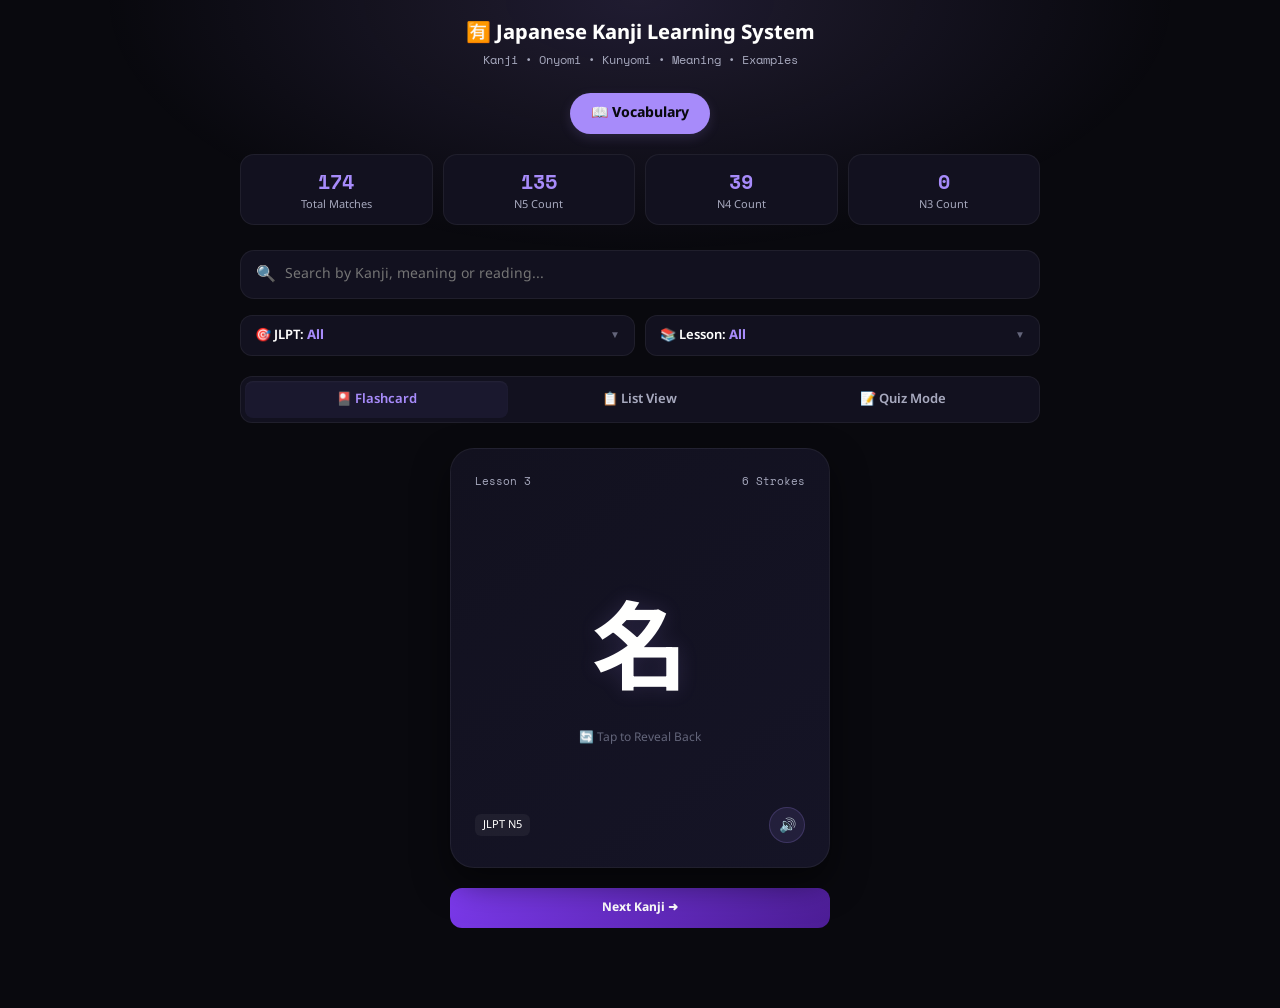
<file: kanji.html>
<!DOCTYPE html>
<html lang="bn">
<head>
<meta charset="UTF-8">
<meta name="viewport" content="width=device-width, initial-scale=1.0">
<title>Japanese Kanji Learning System (Premium)</title>
<link rel="preconnect" href="https://fonts.googleapis.com">
<link href="https://fonts.googleapis.com/css2?family=Noto+Sans+Bengali:wght@400;500;600;700&family=Noto+Sans+JP:wght@500;700&family=Space+Mono:wght@400;700&display=swap" rel="stylesheet">
<style>
:root {
  --bg: #09090e;
  --surface: #12111f;
  --surface2: #1a182e;
  --border: rgba(255,255,255,0.06);
  --text: #fffffe;
  --muted: #a7a9be;
  --hint: #63657a;
  --primary: #a78bfa; 
  --success: #43d9ad;
  --warning: #ff8906;
  --danger: #f43f5e;
  --glow: rgba(167, 139, 250, 0.15);
}

* { box-sizing: border-box; margin: 0; padding: 0; }
body { font-family: 'Noto Sans Bengali', sans-serif; background: var(--bg); color: var(--text); min-height: 100vh; padding: 20px 16px 80px; }
body::before { content: ''; position: fixed; inset: 0; background: radial-gradient(ellipse 60% 40% at 50% 0%, var(--glow) 0%, transparent 70%); pointer-events: none; z-index: 0; }
.container { position: relative; z-index: 1; max-width: 800px; margin: 0 auto; }

/* HEADER & NAV */
header { text-align: center; margin-bottom: 25px; }
header h1 { font-size: 20px; font-weight: 700; margin-bottom: 4px; display: flex; align-items: center; justify-content: center; gap: 8px; }
header p { font-size: 12px; color: var(--muted); font-family: 'Space Mono', monospace; }
.nav-tabs { display: flex; gap: 10px; margin-bottom: 20px; justify-content: center; }
.nav-tab { padding: 10px 20px; border-radius: 100px; background: var(--surface); color: var(--muted); text-decoration: none; font-weight: 600; font-size: 14px; border: 1px solid var(--border); transition: all 0.2s; display: inline-block; }
.nav-tab:hover { background: var(--surface2); color: var(--primary); transform: translateY(-2px); }
.nav-tab.active { background: var(--primary); color: #09090e; font-weight: 700; box-shadow: 0 4px 12px var(--glow); border-color: transparent; }

/* STATS */
.stats-row { display: grid; grid-template-columns: repeat(2, 1fr); gap: 10px; margin-bottom: 25px; }
@media(min-width: 480px) { .stats-row { grid-template-columns: repeat(4, 1fr); } }
.stat-card { background: var(--surface); border: 1px solid var(--border); padding: 12px; border-radius: 14px; text-align: center; }
.stat-card .val { font-family: 'Space Mono', monospace; font-size: 20px; font-weight: 700; color: var(--primary); }
.stat-card .lbl { font-size: 11px; color: var(--muted); margin-top: 2px; }

/* SEARCH & FILTERS */
.search-wrapper { position: relative; margin-bottom: 20px; }
.search-input { width: 100%; padding: 14px 16px 14px 44px; background: var(--surface); border: 1px solid var(--border); border-radius: 14px; color: var(--text); font-size: 14px; transition: all 0.3s; font-family: inherit; }
.search-input:focus { outline: none; border-color: var(--primary); box-shadow: 0 0 15px var(--glow); }
.search-icon { position: absolute; left: 16px; top: 50%; transform: translateY(-50%); color: var(--hint); pointer-events: none; }

/* hidden legacy */
.filter-section, .filter-row, .filter-lbl, .chip { display: none; }

/* Dropdown filter panel */
.k-filter-panel { display: flex; gap: 10px; margin-bottom: 20px; }
.k-dd-wrap { position: relative; flex: 1; }
.k-dd-btn {
  width: 100%; display: flex; align-items: center; justify-content: space-between; gap: 8px;
  padding: 11px 14px; background: var(--surface); border: 1px solid var(--border);
  border-radius: 12px; color: var(--text); font-family: inherit;
  font-size: 13px; font-weight: 600; cursor: pointer; transition: all 0.2s; white-space: nowrap;
}
.k-dd-btn:hover { border-color: var(--primary); }
.k-dd-btn.open { border-color: var(--primary); box-shadow: 0 0 0 3px var(--glow); }
.k-dd-val { color: var(--primary); font-weight: 700; }
.k-dd-arrow { font-size: 10px; color: var(--hint); transition: transform 0.2s; }
.k-dd-btn.open .k-dd-arrow { transform: rotate(180deg); }
.k-dd-menu {
  position: fixed; background: var(--surface2); border: 1px solid rgba(255,255,255,0.12);
  border-radius: 14px; box-shadow: 0 14px 35px rgba(0,0,0,0.7);
  z-index: 99999; opacity: 0; pointer-events: none; transform: translateY(-6px);
  transition: opacity 0.18s ease, transform 0.18s ease;
  max-height: 280px; overflow-y: auto; padding: 6px;
}
.k-dd-menu.open { opacity: 1; pointer-events: auto; transform: translateY(0); }
.k-dm-item {
  display: flex; align-items: center; gap: 8px;
  padding: 9px 12px; border-radius: 8px; cursor: pointer;
  font-family: inherit; font-size: 13px; color: var(--muted);
  transition: background 0.12s, color 0.12s; white-space: nowrap;
}
.k-dm-item:hover { background: rgba(255,255,255,0.06); color: var(--text); }
.k-dm-item.active { background: var(--glow); color: var(--primary); font-weight: 700; }
.k-dm-dot { width: 7px; height: 7px; border-radius: 50%; background: currentColor; opacity: 0; flex-shrink: 0; }
.k-dm-item.active .k-dm-dot { opacity: 1; }
.k-dm-sep { height: 1px; background: var(--border); margin: 4px 0; }

/* MODE CONTROLLER */
.mode-switch { display: flex; background: var(--surface); border: 1px solid var(--border); padding: 4px; border-radius: 12px; margin-bottom: 25px; }
.mode-btn { flex: 1; padding: 10px; border: none; background: transparent; color: var(--muted); font-size: 13px; font-weight: 600; cursor: pointer; border-radius: 8px; transition: all 0.2s; font-family: inherit; }
.mode-btn.active { background: var(--surface2); color: var(--primary); box-shadow: inset 0 1px 2px rgba(255,255,255,0.05); }

/* KANJI FLASHCARD */
.flashcard-view { display: flex; flex-direction: column; align-items: center; gap: 20px; }
.flip-container { perspective: 1000px; width: 100%; max-width: 380px; height: 420px; cursor: pointer; }
.card-inner { position: relative; width: 100%; height: 100%; text-align: center; transition: transform 0.6s cubic-bezier(0.4, 0, 0.2, 1); transform-style: preserve-3d; }
.flip-container.flipped .card-inner { transform: rotateY(180deg); }

.card-front, .card-back { position: absolute; width: 100%; height: 100%; backface-visibility: hidden; border-radius: 24px; border: 1px solid var(--border); padding: 24px; display: flex; flex-direction: column; justify-content: space-between; box-shadow: 0 15px 35px rgba(0,0,0,0.5); }
.card-front { background: linear-gradient(145deg, var(--surface), #151426); }
.card-back { background: linear-gradient(145deg, #151426, var(--surface)); transform: rotateY(180deg); text-align: left; overflow-y: auto; }

.badge-row { display: flex; justify-content: space-between; font-family: 'Space Mono', monospace; font-size: 11px; color: var(--muted); }
.kanji-big { font-family: 'Noto Sans JP', sans-serif; font-size: 96px; font-weight: 700; color: var(--text); margin: 20px 0; text-shadow: 0 0 20px var(--glow); }
.reveal-hint { font-size: 12px; color: var(--hint); display: flex; align-items: center; justify-content: center; gap: 5px; }

.audio-btn { background: rgba(167, 139, 250, 0.1); border: 1px solid rgba(167, 139, 250, 0.2); width: 36px; height: 36px; border-radius: 50%; display: flex; align-items: center; justify-content: center; color: var(--primary); cursor: pointer; transition: all 0.2s; font-size: 14px; }
.audio-btn:hover { background: var(--primary); color: #09090e; }

/* PROGRESS ACTIONS */
.action-row { display: flex; gap: 10px; width: 100%; max-width: 380px; }
.action-btn { flex: 1; padding: 12px; border: none; border-radius: 12px; font-family: inherit; font-size: 12px; font-weight: bold; cursor: pointer; transition: all 0.2s; text-align: center; color: #fff; }
.btn-master { background: linear-gradient(135deg, #7c3aed, #4c1d95); }
.btn-master:hover { opacity: 0.9; transform: translateY(-1px); }

/* LIST VIEW */
.list-view { display: grid; grid-template-columns: repeat(auto-fill, minmax(170px, 1fr)); gap: 12px; width: 100%; }
.mini-card { background: var(--surface); border: 1px solid var(--border); border-radius: 16px; padding: 16px; text-align: center; transition: all 0.2s; cursor: pointer; position: relative; }
.mini-card:hover { border-color: var(--primary); transform: translateY(-3px); box-shadow: 0 8px 20px rgba(0,0,0,0.3); }
.mini-card .k-char { font-family: 'Noto Sans JP', sans-serif; font-size: 36px; font-weight: bold; margin-bottom: 6px; }
.mini-card .k-mean { font-size: 13px; font-weight: 600; color: var(--success); overflow: hidden; text-overflow: ellipsis; white-space: nowrap; }
.mini-card .k-less { font-family: 'Space Mono', monospace; font-size: 10px; color: var(--hint); margin-top: 4px; }

/* QUIZ VIEW */
.quiz-view { max-width: 500px; margin: 0 auto; background: var(--surface); border: 1px solid var(--border); padding: 24px; border-radius: 24px; }
.quiz-header { display: flex; justify-content: space-between; font-size: 12px; color: var(--muted); margin-bottom: 15px; font-family: 'Space Mono', monospace; }
.q-box { font-size: 22px; font-weight: 700; text-align: center; margin: 20px 0; color: var(--text); }
.q-box .large-q { font-family: 'Noto Sans JP', sans-serif; font-size: 64px; display: block; margin-bottom: 10px; text-shadow: 0 0 15px var(--glow); }
.options-grid { display: flex; flex-direction: column; gap: 10px; }
.opt-btn { background: var(--surface2); border: 1px solid var(--border); padding: 14px; border-radius: 12px; color: var(--text); text-align: left; font-size: 14px; font-family: inherit; cursor: pointer; transition: all 0.2s; width: 100%; }
.opt-btn:hover { border-color: var(--primary); background: rgba(167,139,250,0.05); }
.opt-btn.correct { background: #065f46 !important; border-color: var(--success) !important; color: #fff !important; }
.opt-btn.wrong { background: #991b1b !important; border-color: var(--danger) !important; color: #fff !important; }
.explanation-box { background: rgba(255,137,6,0.08); border-left: 4px solid var(--warning); padding: 12px; border-radius: 0 12px 12px 0; margin-top: 15px; font-size: 13px; line-height: 1.5; color: var(--muted); }

/* MODAL OVERLAY */
.modal { position: fixed; inset: 0; background: rgba(5,5,10,0.85); backdrop-filter: blur(8px); display: flex; align-items: center; justify-content: center; z-index: 1000; opacity: 0; pointer-events: none; transition: opacity 0.3s ease; padding: 16px; }
.modal.show { opacity: 1; pointer-events: auto; }
.modal-content { background: var(--surface); border: 1px solid var(--border); border-radius: 24px; padding: 24px; max-width: 550px; width: 100%; max-height: 90vh; overflow-y: auto; box-shadow: 0 20px 50px rgba(0,0,0,0.5); position: relative; }
.modal-grid { display: grid; grid-template-columns: 100px 1fr; gap: 20px; border-bottom: 1px solid var(--border); padding-bottom: 16px; margin-bottom: 16px; }
.m-kanji-wrap { text-align: center; }
.m-kanji { font-family: 'Noto Sans JP', sans-serif; font-size: 64px; font-weight: 700; background: var(--surface2); border-radius: 16px; height: 100px; display: flex; align-items: center; justify-content: center; border: 1px solid var(--border); color: var(--text); }
.sec-title { font-size: 12px; font-weight: bold; color: var(--primary); text-transform: uppercase; letter-spacing: 0.05em; margin-bottom: 6px; margin-top: 14px; }
.comp-chip { display: inline-block; background: rgba(255,255,255,0.04); border: 1px solid var(--border); padding: 4px 8px; border-radius: 6px; font-size: 12px; margin-right: 6px; margin-bottom: 6px; color: var(--text); }
.ex-item, .sent-item { background: rgba(0,0,0,0.15); padding: 10px; border-radius: 10px; margin-bottom: 8px; font-size: 13px; line-height: 1.5; }
.jp-txt { font-family: 'Noto Sans JP', sans-serif; font-weight: 500; color: #fff; }
.m-close { display: block; width: 100%; padding: 12px; background: var(--surface2); border: 1px solid var(--border); color: var(--text); border-radius: 12px; cursor: pointer; font-weight: bold; font-family: inherit; margin-top: 20px; border: 1px solid var(--border); transition: all 0.2s; }
.m-close:hover { background: var(--danger); color: #fff; border-color: transparent; }

.hidden { display: none !important; }
</style>
</head>
<body>

<div class="container">
  <header>
    <h1>🈶 Japanese Kanji Learning System</h1>
    <p>Kanji • Onyomi • Kunyomi • Meaning • Examples</p>
  </header>

  <div class="nav-tabs">
    <a href="index.html" class="nav-tab active" onclick="switchTab(event, 'vocabulary')">📖 Vocabulary</a>
  </div>

  <div class="stats-row">
    <div class="stat-card">
      <div class="val" id="stTotal">0</div>
      <div class="lbl">Total Matches</div>
    </div>
    <div class="stat-card">
      <div class="val" id="stN5">0</div>
      <div class="lbl">N5 Count</div>
    </div>
    <div class="stat-card">
      <div class="val" id="stN4">0</div>
      <div class="lbl">N4 Count</div>
    </div>
    <div class="stat-card">
      <div class="val" id="stN3">0</div>
      <div class="lbl">N3 Count</div>
    </div>
  </div>

  <!-- Search -->
  <div style="position:relative; margin-bottom:16px;">
    <span style="position:absolute;left:16px;top:50%;transform:translateY(-50%);color:var(--hint);pointer-events:none;">🔍</span>
    <input type="text" id="searchBar"
      placeholder="Search by Kanji, meaning or reading..."
      style="width:100%;padding:14px 16px 14px 44px;background:var(--surface);border:1px solid var(--border);border-radius:14px;color:var(--text);font-family:inherit;font-size:14px;outline:none;box-sizing:border-box;transition:all 0.3s;"
      onfocus="this.style.borderColor='var(--primary)';this.style.boxShadow='0 0 15px var(--glow)'"
      onblur="this.style.borderColor='';this.style.boxShadow=''">
  </div>
  <div id="kanjiSearchResults" style="display:none;position:fixed;background:var(--surface2);border:1px solid rgba(255,255,255,0.12);border-radius:12px;max-height:280px;overflow-y:auto;z-index:999999;box-shadow:0 16px 40px rgba(0,0,0,0.8);min-width:260px;"></div>

  <!-- Filter Dropdowns -->
  <div class="k-filter-panel">
    <div class="k-dd-wrap" id="jlptDdWrap">
      <button class="k-dd-btn" id="jlptDdBtn" onclick="kToggleDd('jlpt')">
        <span>🎯 JLPT: <span class="k-dd-val" id="jlptDdVal">All</span></span>
        <span class="k-dd-arrow">▼</span>
      </button>
      <div class="k-dd-menu" id="jlptDdMenu"></div>
    </div>
    <div class="k-dd-wrap" id="lessonDdWrap">
      <button class="k-dd-btn" id="lessonDdBtn" onclick="kToggleDd('lesson')">
        <span>📚 Lesson: <span class="k-dd-val" id="lessonDdVal">All</span></span>
        <span class="k-dd-arrow">▼</span>
      </button>
      <div class="k-dd-menu" id="lessonDdMenu"></div>
    </div>
  </div>

  <!-- hidden legacy containers -->
  <div style="display:none" id="lessonChipsContainer"></div>

  <div class="mode-switch">
    <button id="btn-flashcard" class="mode-btn active" onclick="switchMode('flashcard')">🎴 Flashcard</button>
    <button id="btn-list" class="mode-btn" onclick="switchMode('list')">📋 List View</button>
    <button id="btn-quiz" class="mode-btn" onclick="switchMode('quiz')">📝 Quiz Mode</button>
  </div>

  <main id="viewContainer">
    
    <div id="flashcardMode" class="flashcard-view">
      <div class="flip-container" id="flipper" onclick="toggleFlip()">
        <div class="card-inner">
          <div class="card-front">
            <div class="badge-row">
              <span id="fcLesson">Lesson --</span>
              <span id="fcStrokes">-- Strokes</span>
            </div>
            <div>
              <div class="kanji-big" id="fcKanji">一</div>
              <div class="reveal-hint">🔄 Tap to Reveal Back</div>
            </div>
            <div style="display:flex; justify-content:space-between; width:100%; align-items:center;">
              <span id="fcLevel" style="background:rgba(255,255,255,0.05); padding:4px 8px; border-radius:6px; font-size:11px;">JLPT N5</span>
              <button class="audio-btn" onclick="playAudio(event, 'front')">🔊</button>
            </div>
          </div>
          <div class="card-back">
            <div style="display:flex; justify-content:space-between; margin-bottom:10px; align-items: center;">
              <strong id="fcBackMeaning" style="color:var(--success); font-size:16px; padding-right: 10px;">Meaning</strong>
              <button class="audio-btn" onclick="playAudio(event, 'back')">🔊</button>
            </div>
            <div style="font-size:13px; line-height:1.6; color:var(--muted); margin-bottom:12px;">
              <div><strong>Onyomi:</strong> <span id="fcBackOn" class="jp-txt"></span></div>
              <div><strong>Kunyomi:</strong> <span id="fcBackKun" class="jp-txt"></span></div>
              <div><strong>Radical:</strong> <span id="fcBackRadical"></span></div>
            </div>
            <div style="background:rgba(255,137,6,0.05); border-left:3px solid var(--warning); padding:8px; border-radius:4px; font-size:12px;">
              <strong style="color:var(--warning); display:block; margin-bottom:2px;">💡 AI Memory Story:</strong>
              <span id="fcBackStory"></span>
            </div>
            <div style="margin-top:12px; font-size:11px; color:var(--hint); text-align:center;">💡 Tap to flip back | Double-click for full modal details</div>
          </div>
        </div>
      </div>
      <div class="action-row">
        <button class="action-btn btn-master" onclick="nextKanji()">Next Kanji ➜</button>
      </div>
    </div>

    <div id="listMode" class="list-view hidden"></div>

    <div id="quizMode" class="quiz-view hidden">
      <div class="quiz-header">
        <div>Score: <span id="quizScore" style="color:var(--success); font-weight:bold;">0</span></div>
        <div>Question: <span id="quizProgress">0/10</span></div>
      </div>
      <div class="q-box" id="questionBox">Question Loading...</div>
      <div class="options-grid" id="optionsBox"></div>
      <div class="explanation-box hidden" id="quizExplanation"></div>
      <button class="m-close hidden" id="nextQuizBtn" onclick="generateQuizQuestion()" style="background:var(--primary); color:#09090e; margin-top:15px;">Next Question ➔</button>
    </div>

  </main>
</div>

<div class="modal" id="detailModal" onclick="closeModal()">
  <div class="modal-content" onclick="event.stopPropagation()">
    <div class="modal-grid">
      <div class="m-kanji-wrap">
        <div class="m-kanji" id="mdKanji"></div>
        <div style="font-size:11px; margin-top:6px; color:var(--hint);" id="mdStrokes"></div>
      </div>
      <div>
        <h2 id="mdMeaning" style="color:var(--success); font-size: 18px; margin-bottom:4px;"></h2>
        <p id="mdMeta" style="font-size:12px; color:var(--muted); font-family:'Space Mono';"></p>
        <div style="margin-top:8px;">
          <span class="comp-chip" id="mdRadical">Radical: </span>
        </div>
      </div>
    </div>
    
    <div class="sec-title">Readings</div>
    <div style="background:var(--surface2); padding:10px; border-radius:10px; font-size:13px; line-height:1.6;">
      <div><strong style="color:var(--hint)">Onyomi:</strong> <span id="mdOn" class="jp-txt"></span></div>
      <div><strong style="color:var(--hint)">Kunyomi:</strong> <span id="mdKun" class="jp-txt"></span></div>
    </div>

    <div class="sec-title">🧠 AI Component & Memory Technique</div>
    <div style="background:rgba(255,137,6,0.04); border-left:3px solid var(--warning); padding:12px; border-radius:6px; font-size:13px; line-height:1.5;">
      <div style="margin-bottom:6px;"><strong>Components:</strong> <span id="mdComponents" style="color:#fff;"></span></div>
      <div><strong>Story:</strong> <span id="mdStory" style="color:var(--muted);"></span></div>
    </div>

    <div class="sec-title">📚 Common Compound Words</div>
    <div id="mdExamples"></div>

    <div class="sec-title">💬 Context Sentence</div>
    <div id="mdSentences"></div>

    <button class="m-close" onclick="closeModal()">Close Details</button>
  </div>
</div>

<script>
/**
 * ----------------------------------------------------
 * KANJI KNOWLEDGE DATABASE
 * ----------------------------------------------------
 */
const RAW_KANJI_DATABASE = [
  // A1/A2 Elementary Core Lessons (Initial Phase)
  {
    kanji: '名', lesson: '3', meaning: 'নাম / খ্যাতি / বিখ্যাত', strokes: 6, jlpt: 'N5', radical: '口 (Mouth)',
    on: 'メイ / ミョウ (mei / myō)', kun: 'な (na)', components: '夕 (সন্ধ্যা) + 口 (মুখ)',
    story: 'সন্ধ্যায় অন্ধকারে কাউকে চিনতে না পেরে তার "নাম" ধরে ডাকার প্রাচীন দৃশ্য থেকে এই কাঞ্জি এসেছে।',
    examples: [{word: '名前', furigana: 'なまえ', romaji: 'namae', meaning: 'নাম'}, {word: '有名', furigana: 'ゆうめい', romaji: 'yūmei', meaning: 'বিখ্যাত'}],
    sentences: [{jp: 'お名前は何ですか？', furi: 'おなまえはなんですか？', rom: 'O-namae wa nan desu ka?', bn: 'আপনার নাম কি?'}]
  },
  {
    kanji: '前', lesson: '3', meaning: 'সামনে / আগে', strokes: 9, jlpt: 'N5', radical: '刀 (Knife)',
    on: 'ゼン (zen)', kun: 'まえ (mae)', components: 'ハ + 一 + 月 + リ (ছুরি)',
    story: 'মাংস কাটার ছুরির সামনে সমস্ত উপাদান সাজিয়ে রাখার দৃশ্য।',
    examples: [{word: '名前', furigana: 'なまえ', romaji: 'namae', meaning: 'নাম'}, {word: '午前', furigana: 'ごぜん', romaji: 'gozen', meaning: 'সকাল / AM'}],
    sentences: [{jp: '駅の前にいます。', furi: 'えきのまえにいます。', rom: 'Eki no mae ni imasu.', bn: 'আমি স্টেশনের সামনে আছি।'}]
  },
  {
    kanji: '国', lesson: '3', meaning: 'দেশ / রাষ্ট্র', strokes: 8, jlpt: 'N5', radical: '囗 (Enclosure)',
    on: 'コク (koku)', kun: 'くに (kuni)', components: '囗 (সীমানা) + 玉 (রত্ন)',
    story: 'চারদিকের সুরক্ষিত সীমানার ভেতরে রাজা তার মূল্যবান রত্ন বা সম্পদ রক্ষা করছেন—এটাই একটি দেশ।',
    examples: [{word: '外国', furigana: 'がいこく', romaji: 'gaikoku', meaning: 'বিদেশ'}, {word: '中国', furigana: 'ちゅうごく', romaji: 'chūgoku', meaning: 'চীন'}],
    sentences: [{jp: 'お国はどちらですか？', furi: 'おくにはどちらですか？', rom: 'O-kuni wa dochira desu ka?', bn: 'আপনার দেশ কোথায়?'}]
  },
  {
    kanji: '私', lesson: '3', meaning: 'আমি / ব্যক্তিগত', strokes: 7, jlpt: 'N5', radical: '禾 (Grain)',
    on: 'シ (shi)', kun: 'わたし / わたくし (watashi)', components: '禾 (শস্য) + 厶 (ব্যক্তিগত)',
    story: 'নিজের চাষ করা শস্য নিজের প্রাইভেট বা ব্যক্তিগত ঝুড়িতে রাখার মাধ্যমে "আমি" বা "নিজস্ব" প্রকাশ পায়।',
    examples: [{word: '私立大学', furigana: 'しりつだいがく', romaji: 'shiritsu daigaku', meaning: 'প্রাইভেট বিশ্ববিদ্যালয়'}],
    sentences: [{jp: '私は学生です。', furi: 'わたしはがくせいになります。', rom: 'Watashi wa gakusei desu.', bn: 'আমি একজন ছাত্র।'}]
  },
  {
    kanji: '父', lesson: '4', meaning: 'বাবা / পিতা', strokes: 4, jlpt: 'N5', radical: '父 (Father)',
    on: 'フ (fu)', kun: 'ちち (chichi)', components: '父 (কুঠার)',
    story: 'প্রাচীনকালে পরিবারের প্রধান বা বাবা দুই হাতে দুটি পাথরের কুঠার নিয়ে সবাইকে রক্ষা করতেন।',
    examples: [{word: 'お父さん', furigana: 'おとうさん', romaji: 'otōsan', meaning: 'বাবা (অন্যের/সম্মানসূচক)'}, {word: '祖父', furigana: 'そふ', romaji: 'sofu', meaning: 'দাদা / নানা'}],
    sentences: [{jp: '私の父は会社員です。', furi: 'わたしのちちはかいしゃいんです。', rom: 'Watashi no chichi wa kaishain desu.', bn: 'আমার বাবা একজন চাকুরিজীবী।'}]
  },
  {
    kanji: '母', lesson: '4', meaning: 'মা / মাতা', strokes: 5, jlpt: 'N5', radical: '毋 (Mother)',
    on: 'ボ (bo)', kun: 'はは (haha)', components: '女 (নারী) + ორი წერტიলি (বুকের দুধের ফোঁটা)',
    story: 'একজন নারী তার সন্তানকে পরম যত্নে স্তন্যপান করাচ্ছেন, এটি মায়ের ভালোবাসার প্রতীক।',
    examples: [{word: 'お母さん', furigana: 'おかあさん', romaji: 'okāsan', meaning: 'মা (সম্মানসূচক)'}, {word: '祖母', furigana: 'そぼ', romaji: 'sobo', meaning: 'দাদী / নানী'}],
    sentences: [{jp: '母の料理は美味しいです。', furi: 'ははのりょうりはおいしいです。', rom: 'Haha no ryōri wa oishii desu.', bn: 'মায়ের রান্না অনেক সুস্বাদু।'}]
  },
  {
    kanji: '子', lesson: '4', meaning: 'সন্তান / শিশু', strokes: 3, jlpt: 'N5', radical: '子 (Child)',
    on: 'シ / ス (shi / su)', kun: 'こ (ko)', components: '子 (শিশু)',
    story: 'একটি ছোট শিশু দুহাত দুপাশে ছড়িয়ে দোলনা বা বিছানায় শুয়ে খেলা করছে।',
    examples: [{word: '子ども', furigana: 'こども', romaji: 'kodomo', meaning: 'শিশু / বাচ্চারা'}, {word: '男の子', furigana: 'おとこのこ', romaji: 'otoko no ko', meaning: 'ছেলে শিশু'}],
    sentences: [{jp: 'あそこに子どもがいます。', furi: 'あそこにこどもがいます。', rom: 'Asoko ni kodomo ga imasu.', bn: 'ঐখানে একটি শিশু আছে।'}]
  },
  {
    kanji: '本', lesson: '4', meaning: 'বই / মূল / উৎস / কাউন্টার', strokes: 5, jlpt: 'N5', radical: '木 (Tree)',
    on: 'ホン (hon)', kun: 'もと (moto)', components: '木 (গাছ) + 一 (গোড়া)',
    story: 'গাছের গোড়ায় বা মূলে দাগ দেওয়া হয়েছে, যা থেকে কাগজ বা "বই" এর মূল উৎস তৈরি হয়।',
    examples: [{word: '日本', furigana: 'にほん', romaji: 'nihon', meaning: 'জাপান'}, {word: '日本語', furigana: 'にほんご', romaji: 'nihongo', meaning: 'জাপানি ভাষা'}],
    sentences: [{jp: 'これは日本語の本です。', furi: 'これはにほんごのほんですか。', rom: 'Kore wa nihongo no hon desu.', bn: 'এটি একটি জাপানি ভাষার বই।'}]
  },
  {
    kanji: '水', lesson: '5', meaning: 'পানি / জল', strokes: 4, jlpt: 'N5', radical: '水 (Water)',
    on: 'スイ (sui)', kun: 'みず (mizu)', components: '水 (পানি)',
    story: 'চারিদিকে স্প্ল্যাশ বা ছিটকে পড়া পানির ফোঁটা ও মূল জলধারার চিত্র থেকে এটি গঠিত।',
    examples: [{word: '水道', furigana: 'すいどう', romaji: 'suidō', meaning: 'সাপ্লাই পানি'}, {word: '水曜日', furigana: 'すいようび', romaji: 'suiyōbi', meaning: 'বুধবার'}],
    sentences: [{jp: 'お水をください。', furi: 'おみずをください。', rom: 'O-mizu o kudasai.', bn: 'অনুগ্রহ করে পানি দিন।'}]
  },
  {
    kanji: '食', lesson: '5', meaning: 'খাবার / খাওয়া', strokes: 9, jlpt: 'N5', radical: '食 (Food)',
    on: 'ショク (shoku)', kun: 'た.べる (ta.beru)', components: '𠊎 (ছাদ) + 良 (ভালো)',
    story: 'একটি নিরাপদ ঘরের নিচে ভালো বা পুষ্টিকর জিনিস এনে আহার করা।',
    examples: [{word: '食べます', furigana: 'たべます', romaji: 'tabemasu', meaning: 'খাওয়া'}, {word: '食堂', furigana: 'しょくどう', romaji: 'shokudō', meaning: 'ক্যান্টিন / রেস্টুরেন্ট'}],
    sentences: [{jp: '朝ご飯を食べます。', furi: 'あさごはんをたべます。', rom: 'Asagohan o tabemasu.', bn: 'আমি সকালের নাস্তা খাই।'}]
  },
  {
    kanji: '飲', lesson: '5', meaning: 'পান করা', strokes: 12, jlpt: 'N5', radical: '食 (Food)',
    on: 'イン (in)', kun: 'の.む (no.mu)', components: '食 (খাবার) + 欠 (হাঁ করা মুখ)',
    story: 'খাবারের সামনে গিয়ে তৃষ্ণার্ত অবস্থায় বড় করে মুখ হাঁ করে তরল ড্রিংক বা পান করা।',
    examples: [{word: '飲みます', furigana: 'みます', romaji: 'nomimasu', meaning: 'পান করা'}, {word: '飲み物', furigana: 'のみもの', romaji: 'nomimono', meaning: 'পানীয়'}],
    sentences: [{jp: 'お茶を飲みませんか？', furi: 'おちゃをのみませんか？', rom: 'O-cha o nomimasen ka?', bn: 'একসাথে চা পান করবেন কি?'}]
  },
  {
    kanji: '魚', lesson: '6', meaning: 'মাছ', strokes: 11, jlpt: 'N5', radical: '魚 (Fish)',
    on: 'ギョ (gyo)', kun: 'さかな (sakana)', components: 'ク (মাথা) + 田 (শরীর) + 灬 (লেজ/পাখনা)',
    story: 'মাছের মাথা, আঁশযুক্ত বড় পেট এবং পানির নিচে থাকা পাখনার ছবির সমন্বয়ে কাঞ্জিটি গঠিত।',
    examples: [{word: '魚市場', furigana: 'うおいちば', romaji: 'uoichiba', meaning: 'মাছের বাজার'}, {word: '人魚', furigana: 'にんぎょ', romaji: 'ningyo', meaning: 'মৎস্যকন্যা'}],
    sentences: [{jp: '生の魚は食べられません。', furi: 'なまのさかなはたべられません。', rom: 'Nama no sakana wa taberaremasen.', bn: 'আমি কাঁচা মাছ খেতে পারি না।'}]
  },
  {
    kanji: '肉', lesson: '6', meaning: 'মাংস', strokes: 6, jlpt: 'N5', radical: '肉 (Meat)',
    on: 'ニク (niku)', kun: 'しし (shishi)', components: '内 (ভেতরে) + 人 (মানুষ)',
    story: 'একটি কসাইখানায় ঝুলিয়ে রাখা চর্বিযুক্ত মাংসের টুকরোর ভেতরের টেক্সচার ডিজাইন।',
    examples: [{word: '牛肉', furigana: 'ぎゅうにく', romaji: 'gyūniku', meaning: 'গরুর মাংস'}, {word: '豚肉', furigana: 'ぶたにく', romaji: 'butaniku', meaning: 'শূকরের মাংস'}],
    sentences: [{jp: '肉料理が好きです。', furi: 'にくりょうりがすきです。', rom: 'Niku ryōri ga suki desu.', bn: 'আমি মাংসের পদ পছন্দ করি।'}]
  },
  {
    kanji: '好', lesson: '6', meaning: 'পছন্দ / ভালোবাসা', strokes: 6, jlpt: 'N5', radical: '女 (Woman)',
    on: 'コウ (kō)', kun: 'す.き (su.ki)', components: '女 (নারী) + 子 (শিশু)',
    story: 'একজন মা বা নারী যখন তার কোলজুড়ে থাকা সন্তানকে আদর করেন, তখন পৃথিবীর সবচেয়ে সুন্দর "পছন্দ" বা স্নেহের প্রকাশ ঘটে।',
    examples: [{word: '大好き', furigana: 'だいすき', romaji: 'daisuki', meaning: 'খুব পছন্দ করা'}, {word: '好物', furigana: 'こうぶつ', romaji: 'kōbutsu', meaning: 'প্রিয় খাবার'}],
    sentences: [{jp: '日本語の勉強が好きです。', furi: 'にほんごのべんきょうがすきです。', rom: 'Nihongo no benkyō ga suki desu.', bn: 'আমি জাপানি ভাষা পড়তে পছন্দ করি।'}]
  },
  {
    kanji: '家', lesson: '7', meaning: 'বাড়ি / ঘর / পরিবার', strokes: 10, jlpt: 'N5', radical: '宀 (Roof)',
    on: 'カ / ケ (ka / ke)', kun: 'いえ / や (ie / ya)', components: '宀 (ছাদ) + 豕 (শূকর/গৃহপালিত পশু)',
    story: 'প্রাচীনকালে একটি ছাদের নিচে গৃহপালিত পশু ও সম্পত্তি একসাথে রেখে মানুষ যেখানে বসবাস করত—সেটিই বাড়ি।',
    examples: [{word: '家族', furigana: 'かぞく', romaji: 'kazoku', meaning: 'পরিবার'}, {word: '家賃', furigana: 'やちん', romaji: 'yachin', meaning: 'বাড়ি ভাড়া'}],
    sentences: [{jp: '私の家は駅の近くにあります。', furi: 'わたしのいえはえきのちかくにあります。', rom: 'Watashi no ie wa eki no chikaku ni imasu.', bn: 'আমার বাড়ি স্টেশনের কাছে অবস্থিত।'}]
  },
  {
    kanji: '新', lesson: '7', meaning: 'নতুন', strokes: 13, jlpt: 'N5', radical: '斤 (Axe)',
    on: 'シン (shin)', kun: 'あたら.しい (atara.shii)', components: '立 (দাঁড়ানো) + 木 (গাছ) + 斤 (কুঠার)',
    story: 'কুঠার দিয়ে বনের তাজা কাঠ কেটে এনে যখন নতুন বাড়ি বা জিনিস তৈরি করা হয়, তখন তা "নতুন" দেখায়।',
    examples: [{word: '新しい', furigana: 'あたらしい', romaji: 'atarashii', meaning: 'নতুন'}, {word: '新幹線', furigana: 'しんかんせん', romaji: 'shinkansen', meaning: 'বুলেট ট্রেন'}],
    sentences: [{jp: '新しいスマホを買いました。', furi: 'あたらしいすまほをかいました。', rom: 'Atarashii sumaho o kaimashita.', bn: 'আমি একটি নতুন স্মার্টফোন কিনেছি।'}]
  },
  {
    kanji: '広', lesson: '7', meaning: 'প্রশস্ত / চওড়া / বড়', strokes: 5, jlpt: 'N5', radical: '广 (Dotted cliff/Building)',
    on: 'コウ (kō)', kun: 'ひろ.い (hiro.i)', components: '广 (বড় ছাদ) + ム (ব্যক্তিগত)',
    story: 'একটি বিশাল খিলানযুক্ত ছাদের নিচের উন্মুক্ত প্রশস্ত ফাঁকা বড় জায়গা।',
    examples: [{word: '広い', furigana: 'ひろい', romaji: 'hiroi', meaning: 'প্রশস্ত'}, {word: '広場', furigana: 'ひろば', romaji: 'hiroba', meaning: 'খেলার মাঠ / স্কয়ার'}],
    sentences: [{jp: 'この部屋はとても広いです。', furi: 'このへやはとてもひろいです。', rom: 'Kono heya wa totemo hiroi desu.', bn: 'এই রুমটি অনেক চলো ও বড়।'}]
  },
  {
    kanji: '古', lesson: '7', meaning: 'পুরনো', strokes: 5, jlpt: 'N5', radical: '口 (Mouth)',
    on: 'コ (ko)', kun: 'ふる.い (furu.i)', components: '十 (দশ) + 口 (মুখ)',
    story: 'দশটি প্রজন্ম ধরে বা ১০ জন মানুষের মুখ ঘুরে যে গল্প বা জিনিস আজ পর্যন্ত এসেছে, তা অত্যন্ত "পুরনো"।',
    examples: [{word: '古い', furigana: 'ふるい', romaji: 'furui', meaning: 'পুরনো'}, {word: '中古車', furigana: 'ちゅうこしゃ', romaji: 'chūkōsha', meaning: 'সেকেন্ড হ্যান্ড গাড়ি'}],
    sentences: [{jp: 'これは古い本です。', furi: 'これはふるいほんですか。', rom: 'Kore wa furui hon desu.', bn: 'এটি একটি পুরনো বই।'}]
  },
  {
    kanji: '上', lesson: '8', meaning: 'উপরে', strokes: 3, jlpt: 'N5', radical: '一 (One)',
    on: 'ジョウ (jō)', kun: 'うえ / あ.げる (ue / a.geru)', components: 'ト + 一',
    story: 'একটি অনুভূমিক সমতল লাইনের উপরের দিকে খাড়া নির্দেশক চিহ্ন দিয়ে "উপরে" বোঝানো হচ্ছে।',
    examples: [{word: '上手', furigana: 'じょうず', romaji: 'jōzu', meaning: 'দক্ষ / পারদর্শী'}, {word: '屋上', furigana: 'おくじょう', romaji: 'okujō', meaning: 'ছাদ'}],
    sentences: [{jp: '机の上に本があります。', furi: 'つくえのうえにほんがあります。', rom: 'Tsukue no ue ni hon ga imasu.', bn: 'টেবিলের উপরে বই আছে।'}]
  },
  {
    kanji: '下', lesson: '8', meaning: 'নিচে / কম', strokes: 3, jlpt: 'N5', radical: '一 (One)',
    on: 'カ / ゲ (ka / ge)', kun: 'した / さ.げる (shita / sa.geru)', components: '下 (নিচে)',
    story: 'একটি প্রধান সমতল ভিত্তিরেখার নিচের দিকে ঝুলে থাকা খাড়া রেখা দ্বারা "নিচে" নির্দেশ করা হয়েছে।',
    examples: [{word: '地下鉄', furigana: 'ちかてつ', romaji: 'chikatetsu', meaning: 'পাতাল রেল'}, {word: '下手', furigana: 'へた', romaji: 'heta', meaning: 'অদক্ষ'}],
    sentences: [{jp: '椅子の下に猫がいます。', furi: 'いすのしたにねこがいます。', rom: 'Isu no shita ni neko ga imasu.', bn: 'চেয়ারের নিচে একটি বিড়াল আছে।'}]
  },
  {
    kanji: '中', lesson: '8', meaning: 'ভেতরে / মধ্যে / মাঝখানে', strokes: 4, jlpt: 'N5', radical: '丨 (Stick)',
    on: 'チュウ (chū)', kun: 'なか (naka)', components: '口 (বক্স) + 丨 (খাড়া দাগ)',
    story: 'একটি চারকোনা বাক্সের ঠিক মাঝখান দিয়ে একটি তীর বা কাঠি ভেদ করে চলে গেছে—যা "ভেতর" বা "কেন্দ্র" নির্দেশক।',
    examples: [{word: '一日中', furigana: 'いちにちじゅう', romaji: 'ichinichijū', meaning: 'সারাদিন ধরে'}, {word: '中国', furigana: 'ちゅうごく', romaji: 'chūgoku', meaning: 'চীন'}],
    sentences: [{jp: 'カバンの中に何がありますか？', furi: 'かばんのなかになにがありますか？', rom: 'Kaban no naka ni nani ga arimasu ka?', bn: 'ব্যাগের ভেতর কী আছে?'}]
  },
  {
    kanji: '月', lesson: '9', meaning: 'চাঁদ / মাস', strokes: 4, jlpt: 'N5', radical: '月 (Moon)',
    on: 'ゲツ / ガツ (getsu / gatsu)', kun: 'つき (tsuki)', components: '月 (চাঁদ)',
    story: 'আকাশের বাঁকা অর্ধচন্দ্রাকৃতির মেঘে ঢাকা চাঁদ এবং তার ভেতরের চমৎকার দুটি খাঁজকাটা আলো।',
    examples: [{word: '月曜日', furigana: 'げつようび', romaji: 'getsuyōbi', meaning: 'সোমবার'}, {word: '今月', furigana: 'こんげつ', romaji: 'kongetsu', meaning: 'এই মাস'}],
    sentences: [{jp: '月がとても綺麗ですね。', furi: 'つきがとてもきれいですね。', rom: 'Tsuki ga totemo kirei desu ne.', bn: 'চাঁদটি আজ অনেক সুন্দর, তাই না?'}]
  },
  {
    kanji: '金', lesson: '9', meaning: 'টাকা / সোনা / ধাতু', strokes: 8, jlpt: 'N5', radical: '金 (Gold)',
    on: 'キン (kin)', kun: 'かね / おかね (kane)', components: '人 (ছাদ) + 王 (রাজা) + দুই ফোঁটা সোনা',
    story: 'রাজার মাটির নিচের গোপন খনিতে সোনার খাঁটি গলানো দলা চকচক করছে—এটিই ধনসম্পদ বা টাকা।',
    examples: [{word: 'お金', furigana: 'おかね', romaji: 'okane', meaning: 'টাকা'}, {word: '金曜日', furigana: 'きんようび', romaji: 'kinyōbi', meaning: 'শুক্রবার'}],
    sentences: [{jp: 'お金がありません。', furi: 'おかねがありません。', rom: 'Okane ga arimasen.', bn: 'আমার কাছে কোনো টাকা নেই।'}]
  },
  {
    kanji: '火', lesson: '9', meaning: 'আগুন', strokes: 4, jlpt: 'N5', radical: '火 (Fire)',
    on: 'カ (ka)', kun: 'ひ (hi)', components: '火 (আগুন)',
    story: 'মাঝখানে জ্বলজ্বলে মূল কাঠের আগুন এবং দুপাশে ছিটকে যাওয়া দুটি আগুনের স্ফুলিঙ্গ।',
    examples: [{word: '火曜日', furigana: 'かようび', romaji: 'kayōbi', meaning: 'মঙ্গলবার'}, {word: '火山', furigana: 'かざん', romaji: 'kazan', meaning: 'আগ্নেয়গিরি'}],
    sentences: [{jp: '火に気をつけて。', furi: 'ひにきをつけて。', rom: 'Hi ni ki o tsukete.', bn: 'আগুন থেকে সাবধানে থেকো।'}]
  },
  {
    kanji: '土', lesson: '9', meaning: 'মাটি / পৃথিবী', strokes: 3, jlpt: 'N5', radical: '土 (Earth)',
    on: 'ド / ト (do / to)', kun: 'つち (tsuchi)', components: '土 (মাটি)',
    story: 'সমতল মাটির বুক চিরে একটি কচি সবুজ চারা গাছ খাড়া হয়ে সোজা উপরের দিকে বাড়ছে।',
    examples: [{word: '土曜日', furigana: 'どようび', romaji: 'doyōbi', meaning: 'শনিবার'}, {word: '土地', furigana: 'とち', romaji: 'tochi', meaning: 'জমি / ভূমি'}],
    sentences: [{jp: '土曜日は仕事が休みです。', furi: 'どようびはしごとがやすみです。', rom: 'Doyōbi wa shigoto ga yasumi desu.', bn: 'শনিবার আমার কাজ ছুটি থাকে।'}]
  },
  {
    kanji: '日', lesson: '9', meaning: 'সূর্য / দিন', strokes: 4, jlpt: 'N5', radical: '日 (Sun)',
    on: 'ニチ / ジツ (nichi / jitsu)', kun: 'ひ / び (hi / bi)', components: '日 (সূর্য)',
    story: 'একটি চারকোনা বক্সের মাঝখানে রেখা। প্রাচীনকালের গোলাকার সূর্যের সরলীকৃত লেখার রূপ।',
    examples: [{word: '日曜日', furigana: 'にちようび', romaji: 'nichiyōbi', meaning: 'रविवार'}, {word: '毎日', furigana: 'まいにち', romaji: 'mainichi', meaning: 'প্রতিদিন'}],
    sentences: [{jp: '日曜日に日本へ行きます。', furi: 'にちようびににほんへいきます。', rom: 'Nichiyōbi ni nihon he ikimasu.', bn: 'আমি রবিবারে জাপানে যাবো।'}]
  },
  {
    kanji: '木', lesson: '9', meaning: 'গাছ / কাঠ', strokes: 4, jlpt: 'N5', radical: '木 (Tree)',
    on: 'モク / ボク (moku / boku)', kun: 'き (ki)', components: '木 (গাছ)',
    story: 'একটি সোজা ট্রাঙ্ক বা কান্ড বিশিষ্ট বড় গাছ যার ডালপালা দুপাশে এবং শিকড় নিচে ছড়ানো।',
    examples: [{word: '木曜日', furigana: 'もくようび', romaji: 'mokuyōbi', meaning: 'বৃহস্পতিবার'}, {word: '木の下', furigana: 'きのした', romaji: 'ki no shita', meaning: 'গাছের নিচে'}],
    sentences: [{jp: '庭に大きな木があります。', furi: 'にわにおおきなきがあります。', rom: 'Niwa ni ookina ki ga arimasu.', bn: 'বাগানে একটি বড় গাছ আছে।'}]
  },
  {
    kanji: '曜', lesson: '9', meaning: 'সপ্তাহের দিন / উজ্জ্বল নক্ষত্র', strokes: 18, jlpt: 'N5', radical: '日 (Sun)',
    on: 'ヨウ (yō)', kun: '-', components: '日 (সূর্য) + ヨヨ + 隹 (পাখি)',
    story: 'সূর্যের আলোয় ডানা মেলে আকাশে ওড়া পাখির ডানার কম্পন দিয়ে দিনের উজ্জ্বল গতি হিসাব করা।',
    examples: [{word: '曜日', furigana: 'ようび', romaji: 'yōbi', meaning: 'সপ্তাহের বার / দিন'}],
    sentences: [{jp: '何曜日が好きですか？', furi: 'なんようびがすきですか？', rom: 'Nan yōbi ga suki desu ka?', bn: 'আপনার কোন বারটি পছন্দ?'}]
  },
  {
    kanji: '朝', lesson: '10', meaning: 'সকাল', strokes: 12, jlpt: 'N5', radical: '月 (Moon)',
    on: 'チョウ (chō)', kun: 'あさ (asa)', components: '十 + 日 + 十 + 月 (চাঁদ)',
    story: 'ভোরবেলা যখন ঘাসের আড়াল থেকে সূর্য উঠছে অথচ চাঁদের আলো তখনও আকাশ থেকে পুরোপুরি মুছে যায়নি।',
    examples: [{word: '朝ご飯', furigana: 'あさごはん', romaji: 'asagohan', meaning: 'সকালের নাস্তা'}, {word: '毎朝', furigana: 'まいあさ', romaji: 'maiasa', meaning: 'প্রতি সকাল'}],
    sentences: [{jp: '毎朝６時に起きます。', furi: 'まいあさろくじにおきます。', rom: 'Maiasa roku-ji ni okimasu.', bn: 'আমি প্রতি সকালে ৬ টায় ঘুম থেকে উঠি।'}]
  },
  {
    kanji: '時', lesson: '10', meaning: 'সময় / ঘন্টা', strokes: 10, jlpt: 'N5', radical: '日 (Sun)',
    on: 'ジ (ji)', kun: 'とき (toki)', components: '日 (সূর্য) + 寺 (মন্দির)',
    story: 'প্রাচীনকালে মন্দিরের ঘণ্টার আওয়াজ এবং সূর্যের অবস্থান মেপে নিখুঁত "সময়" নির্ধারণ করা হতো।',
    examples: [{word: '時間', furigana: 'じかん', romaji: 'jikan', meaning: 'সময় / ঘন্টা'}, {word: '１２時', furigana: 'じゅうにじ', romaji: 'jūni-ji', meaning: '১২ টা'}],
    sentences: [{jp: '今、何時ですか？', furi: 'いま、なんじですか？', rom: 'Ima, nan ji desu ka?', bn: 'এখন কয়টা বাজে?'}]
  },
  {
    kanji: '昼', lesson: '10', meaning: 'দুপুর / মধ্যাহ্ন', strokes: 9, jlpt: 'N5', radical: '日 (Sun)',
    on: 'チュウ (chū)', kun: 'ひる (hiru)', components: '尺 + 日 (সূর্য)',
    story: 'দিনের সূর্য যখন মাথার উপর ঠিক সোজা স্কেলে পরিমাপযোগ্য খাঁড়া অবস্থানে থাকে, তখন দুপুর।',
    examples: [{word: '昼休み', furigana: 'ひるやすみ', romaji: 'hiruyasumi', meaning: 'দুপুরের বিরতি'}, {word: '昼ご飯', furigana: 'ひるごはん', romaji: 'hirugohan', meaning: 'দুপুরের খাবার'}],
    sentences: [{jp: '昼休みに公園へ行きます。', furi: 'ひるやすみにこうえんへいきます。', rom: 'Hiruyasumi ni kōen he ikimasu.', bn: 'দুপুরের ছুটিতে আমি পার্কে যাই।'}]
  },
  {
    kanji: '分', lesson: '10', meaning: 'মিনিট / অংশ / ভাগ করা', strokes: 4, jlpt: 'N5', radical: '刀 (Knife)',
    on: 'フン / ブン (fun / bun)', kun: 'わ.かる (wa.karu)', components: '八 (ভাগ করা) + 刀 (ছুরি)',
    story: 'একটি ধারালো ছুরি দিয়ে কোনো জিনিসকে সমান দুই ভাগে কেটে টুকরো অংশ বা মিনিট নির্ধারণ করা।',
    examples: [{word: '１０分', furigana: 'じゅっぷん', romaji: 'juppun', meaning: '১০ মিনিট'}, {word: '半分', furigana: 'はんぶん', romaji: ' অর্ধেক'}],
    sentences: [{jp: 'あと５分待ってください。', furi: 'あとごふんまってください。', rom: 'Ato go-fun matte kudasai.', bn: 'আর মাত্র ৫ মিনিট অপেক্ষা করুন।'}]
  },
  {
    kanji: '夜', lesson: '10', meaning: 'রাত / রাত্রি', strokes: 8, jlpt: 'N5', radical: '夕 (Evening)',
    on: 'ヤ (ya)', kun: 'よる / よ (yoru / yo)', components: '亠 + 亻 + タ (সন্ধ্যা)',
    story: 'মানুষ যখন কাজ শেষে তার ঘরের ছাদের নিচে এসে সন্ধ্যার অন্ধকারে ঘুমিয়ে পড়ার প্রস্তুতি নেয়, তা-ই রাত।',
    examples: [{word: '夜中', furigana: 'よなか', romaji: 'yonaka', meaning: 'মধ্যরাত'}, {word: '今夜', furigana: 'こんや', romaji: 'konya', meaning: 'আজ রাত'}],
    sentences: [{jp: '夜は早く寝ます。', furi: 'よるははやくねます。', rom: 'Yoru wa hayaku nemasu.', bn: 'আমি রাতে তাড়াতাড়ি ঘুমিয়ে পড়ি।'}]
  },
  {
    kanji: '半', lesson: '10', meaning: 'অর্ধেক / সাড়ে', strokes: 5, jlpt: 'N5', radical: '十 (Ten)',
    on: 'ハン (han)', kun: 'なか.ば (naka.ba)', components: '丷 + 二 + 丨',
    story: 'একটি সোজা রেখাকে উপর থেকে টেনে সমান দুটি অংশে খণ্ডিত বা অর্ধেক করে দেওয়া।',
    examples: [{word: '２時半', furigana: 'にじはん', romaji: 'ni-ji han', meaning: 'আড়াইটা (২:৩০)'}, {word: '半年', furigana: 'はんねん', romaji: 'han-nen', meaning: 'অর্ধবছর'}],
    sentences: [{jp: '会議は３時半に終わります。', furi: 'かいぎはさんじはんにおわります。', rom: 'Kaigi wa san-ji han ni owarimasu.', bn: 'মিটিং সাড়ে তিনটায় শেষ হবে।'}]
  },
  {
    kanji: '枚', lesson: '10', meaning: 'পাতলা জিনিসের কাউন্টার (কাগজ/শার্ট)', strokes: 8, jlpt: 'N5', radical: '木 (Tree)',
    on: 'マイ (mai)', kun: '-', components: '木 (গাছ) + 攵 (কাজ করা/আঘাত)',
    story: 'গাছের কাঠকে চমৎকার মসৃণ পাতলা তক্তা বা কাগজের শিটে পরিণত করার পরিমাপক ইউনিট।',
    examples: [{word: '２枚', furigana: 'にまい', romaji: 'nimai', meaning: 'দুটি (পাতলা জিনিস)'}, {word: '枚数', furigana: 'まいすう', romaji: 'maisuu', meaning: 'কাগজের সংখ্যা'}],
    sentences: [{jp: '切手を３枚ください。', furi: 'きってをさんまいください。', rom: 'Kitte o san-mai kudasai.', bn: 'আমাকে তিনটি ডাকটিকিট দিন।'}],
  },
  // --- 第11課 ---
  {
    kanji: '読', lesson: '11', meaning: 'পড়া', strokes: 14, jlpt: 'N5', radical: '言 (Speech)',
    on: 'ドク (doku)', kun: 'よ.む (yo.mu)', components: '言 (বলা) + 売 (বিক্রি করা)',
    story: 'দোকানি বই বিক্রি করার সময় উচ্চস্বরে তার গুণাগুণ বলে বা পড়ে ক্রেতাদের শোনাচ্ছে।',
    examples: [{word: '読む', furigana: 'よむ', romaji: 'yomu', meaning: 'পড়া'}, {word: '読書', furigana: 'どくしょ', romaji: 'dokusho', meaning: 'বই পড়া'}],
    sentences: [{jp: '毎晩、本を読みます。', furi: 'まいばん、ほんをよみます。', rom: 'Maiban, hon o yomimasu.', bn: 'আমি রোজ রাতে বই পড়ি।'}]
  },
  {
    kanji: '聞', lesson: '11', meaning: 'শোনা / জিজ্ঞেস করা', strokes: 14, jlpt: 'N5', radical: '門 (Gate)',
    on: 'ブン / モン (bun / mon)', kun: 'き.く (ki.ku)', components: '門 (দরজা) + 耳 (কান)',
    story: 'বিশাল সদর দরজার আড়ালে কান পেতে বাইরের কোনো শব্দ বা কথা মনোযোগ দিয়ে শোনা।',
    examples: [{word: '聞く', furigana: 'きく', romaji: 'kiku', meaning: 'শোনা / জিজ্ঞেস করা'}, {word: '新聞', furigana: 'しんぶん', romaji: 'shinbun', meaning: 'সংবাদপত্র'}],
    sentences: [{jp: '毎朝ラジオを聞きます。', furi: 'まいあさラジオをききます。', rom: 'Maiasa rajio o kikimasu.', bn: 'আমি রোজ সকালে রেডিও শুনি।'}]
  },
  {
    kanji: '見', lesson: '11', meaning: 'দেখা', strokes: 7, jlpt: 'N5', radical: '見 (See)',
    on: 'ケン (ken)', kun: 'み.る (mi.ru)', components: '目 (চোখ) + 儿 (পা)',
    story: 'দুই পায়ের ওপর ভর দিয়ে দাঁড়িয়ে বড় বড় চোখে কোনো কিছুর দিকে তাকানো বা দেখা।',
    examples: [{word: '見る', furigana: 'みる', romaji: 'miru', meaning: 'দেখা'}, {word: '見学', furigana: 'けんがく', romaji: 'kengaku', meaning: 'অধ্যয়নমূলক সফর'}],
    sentences: [{jp: '昨日、映画を見ました。', furi: 'きのう、えいがをみました。', rom: 'Kinō, eiga o mimashita.', bn: 'গতকাল আমি একটি সিনেমা দেখেছি।'}]
  },
  {
    kanji: '本', lesson: '11', meaning: 'বই / মূল / গোড়া', strokes: 5, jlpt: 'N5', radical: '木 (Tree)',
    on: 'ホン (hon)', kun: 'モト (moto)', components: '木 (গাছ) + 一',
    story: 'একটি গাছের নিচের অংশে দাগ দিয়ে তার মূল বা গোড়াকে নির্দেশ করা, যা থেকে কাগজের বই তৈরি হয়।',
    examples: [{word: '本', furigana: 'ほん', romaji: 'hon', meaning: 'বই'}, {word: '日本語', furigana: 'にほんご', romaji: 'nihongo', meaning: 'জাপানি ভাষা'}],
    sentences: [{jp: 'この本はとても面白いです。', furi: 'このほんはとてもおもしろいです。', rom: 'Kono hon wa totemo omoshiroi desu.', bn: 'এই বইটা অনেক চমৎকার।'}]
  },
  {
    kanji: '友', lesson: '11', meaning: 'বন্ধু', strokes: 4, jlpt: 'N5', radical: '又 (Again)',
    on: 'ユウ (yū)', kun: 'とも (tomo)', components: 'ナ + 又 (হাত)',
    story: 'দুইজন মানুষ বিপদের সময় একে অপরের দিকে হাত বাড়িয়ে পরম বিশ্বস্ততায় পাশে দাঁড়ালে তারা বন্ধু।',
    examples: [{word: '友達', furigana: 'ともだち', romaji: 'tomodachi', meaning: 'বন্ধু'}, {word: '友人', furigana: 'ゆうじん', romaji: 'yūjin', meaning: 'বন্ধু (পোশাকি)'}],
    sentences: [{jp: '週末、友達に会います।', furi: 'しゅうまつ、ともだちにあいます。', rom: 'Shūmatsu, tomodachi ni aimasu.', bn: 'সপ্তাহান্তে আমি বন্ধুর সাথে দেখা করব।'}]
  },
  {
    kanji: '何', lesson: '11', meaning: 'কী (What)', strokes: 7, jlpt: 'N5', radical: '人 (Man)',
    on: 'カ (ka)', kun: 'なに / なん (nani / nan)', components: '亻 (মানুষ) + 可 (পারা)',
    story: 'একজন মানুষ কাঁধে বড় বোঝা নিয়ে ক্লান্ত হয়ে ভাবছে, সে আর "কী" করতে পারে বা কোথায় যাবে।',
    examples: [{word: '何', furigana: 'なに', romaji: 'nani', meaning: 'কী'}, {word: '何時', furigana: 'なんじ', romaji: 'nanji', meaning: 'কয়টা বাজে'}],
    sentences: [{jp: 'これは何ですか？', furi: 'これはなんですか？', rom: 'Kore wa nan desu ka?', bn: 'এটি কী?'}]
  },

  // --- 第12課 ---
  {
    kanji: '年', lesson: '12', meaning: 'বছর', strokes: 6, jlpt: 'N5', radical: '干 (Dry)',
    on: 'ネン (nen)', kun: 'とし (toshi)', components: '人 + 干',
    story: 'এক বছরে জমিতে একবার ফসল পাকে, কৃষক সেই ফসলের বোঝা বছরে একবার মাথায় করে ঘরে তোলে।',
    examples: [{word: '２０２６年', furigana: 'にせんにじゅうろくねん', romaji: 'nisen nijūroku-nen', meaning: '২০২৬ সাল'}, {word: '今年', furigana: 'ことし', romaji: 'kotoshi', meaning: 'এই বছর'}],
    sentences: [{jp: '日本に１年住んでいました।', furi: 'にほんにいちねんすんでいました。', rom: 'Nihon ni ichi-nen sunde imashita.', bn: 'আমি জাপানে এক বছর বসবাস করেছিলাম।'}]
  },
  {
    kanji: '月', lesson: '12', meaning: 'মাস / চাঁদ', strokes: 4, jlpt: 'N5', radical: '月 (Moon)',
    on: 'ゲツ / ガツ (getsu / gatsu)', kun: 'つき (tsuki)', components: '月',
    story: 'আকাশে বাঁকা চাঁদের আকৃতি, যা দেখে প্রাচীনকাল থেকে মাসের দিনগুলোর হিসাব গণনা করা হয়।',
    examples: [{word: '１月', furigana: 'いちがつ', romaji: 'ichi-gatsu', meaning: 'জানুয়ারি'}, {word: '今月', furigana: 'こんげつ', romaji: 'kongetsu', meaning: 'এই মাস'}],
    sentences: [{jp: '来月の５日に旅行します।', furi: 'らいげつのいつかにりょこうします।', rom: 'Raigetsu no itsuka ni ryokō shimasu.', bn: 'আগামী মাসের ৫ তারিখে আমি ভ্রমণে যাব।'}]
  },
  {
    kanji: '日', lesson: '12', meaning: 'দিন / তারিখ / সূর্য', strokes: 4, jlpt: 'N5', radical: '日 (Sun)',
    on: 'ニチ / ジツ (nichi / jitsu)', kun: 'ひ / か (hi / ka)', components: '日',
    story: 'গোলাকার সূর্য মাঝখানে একটি রেখা দিয়ে চারদিকে দিনের আলো ছড়ানোর দৃশ্য ফুটিয়ে তোলে।',
    examples: [{word: '３日', furigana: 'みっか', romaji: 'mikka', meaning: '৩ তারিখ / ৩ দিন'}, {word: '毎日', furigana: 'まいにち', romaji: 'mainichi', meaning: 'প্রতিদিন'}],
    sentences: [{jp: '今日の日記を書きました।', furi: 'きょうのにっきをかきました।', rom: 'Kyō no nikki o kakimashita.', bn: 'আজকের ডায়েরি/দিনলিপি লিখেছি।'}]
  },
  {
    kanji: '今', lesson: '12', meaning: 'এখন / বর্তমান', strokes: 4, jlpt: 'N5', radical: '人 (Man)',
    on: 'コン (kon)', kun: 'いま (ima)', components: '人 + ┐ + 一',
    story: 'একটি ছাদের নিচে মানুষ বর্তমানে বা এই মুহূর্তে যে সময় পার করছে, সেটাই এখন।',
    examples: [{word: '今日', furigana: 'きょう', romaji: 'kyō', meaning: 'আজ'}, {word: '今週', furigana: 'こんしゅう', romaji: 'konshū', meaning: 'এই সপ্তাহ'}],
    sentences: [{jp: '今、忙しいですか？', furi: 'いま、いそがしいですか？', rom: 'Ima, isogashii desu ka?', bn: 'এখন কি আপনি ব্যস্ত?'}]
  },
  {
    kanji: '週', lesson: '12', meaning: 'সপ্তাহ', strokes: 11, jlpt: 'N5', radical: '⻌ (Walk)',
    on: 'シュウ (shū)', kun: '-', components: '⻌ (চলা) + 周 (চারপাশ/ঘোরা)',
    story: 'সাত দিনের একটি নির্দিষ্ট চক্র বা গোল চত্বর ঘুরে আবার আগের দিনে ফিরে আসার যে পথ চলা, তাই সপ্তাহ।',
    examples: [{word: '今週', furigana: 'こんしゅう', romaji: 'konshū', meaning: 'এই সপ্তাহ'}, {word: '来週', furigana: 'らいしゅう', romaji: 'raishū', meaning: 'আগামী সপ্তাহ'}],
    sentences: [{jp: '今週は土曜日も働きます।', furi: 'こんしゅうはどようびもはたらきます।', rom: 'Konshū wa doyōbi mo hatarakimasu.', bn: 'এই সপ্তাহে আমি শনিবারেও কাজ করব।'}]
  },
  {
    kanji: '度', lesson: '12', meaning: 'বার / ডিগ্রি / পরিমাপ', strokes: 9, jlpt: 'N4', radical: '广 (Cliff)',
    on: 'ド (do)', kun: 'たび (tabi)', components: '广 + 廿 + 又 (হাত)',
    story: 'একটি গুহা বা ছাদের নিচে হাত দিয়ে বারবার কোনো জিনিসের মাত্রা বা তাপমাত্রা মেপে নেওয়া।',
    examples: [{word: '今度', furigana: 'こんど', romaji: 'kondo', meaning: 'পরের বার / এই বার'}, {word: 'もう一度', furigana: 'もういちど', romaji: 'mō ichido', meaning: 'আরেকবার'}],
    sentences: [{jp: '今度、一緒に飲みに行きませんか？', furi: 'こんど、いっしょにのみにいきませんか？', rom: 'Kondo, issho ni nomi ni ikimasen ka?', bn: 'পরের বার, একসঙ্গে কি ড্রিংকস করতে যাবেন?'} ]
  },
  {
  kanji: '東', lesson: '13', meaning: 'পূর্ব / পূর্ব দিক', strokes: 8, jlpt: 'N5', radical: '木 (গাছ)',
  on: 'トウ (tō)', kun: 'ひがし (higashi)', components: '木 + 日',
  story: 'গাছের (木) আড়াল থেকে সূর্য (日) উঠছে, অর্থাৎ এটি পূর্ব দিক।',
  examples: [{word: '東', furigana: 'ひがし', romaji: 'higashi', meaning: 'পূর্ব দিক'}, {word: '東京', furigana: 'とうきょう', romaji: 'tōkyō', meaning: 'টোকিও'}],
  sentences: [{jp: '太陽は東から昇ります。', furi: 'たいようはひがしからのぼります。', rom: 'Taiyō wa higashi kara noborimasu.', bn: 'সূর্য পূর্ব দিকে উদিত হয়।'}]
},
{
  kanji: '南', lesson: '13', meaning: 'দক্ষিণ / দক্ষিণ দিক', strokes: 9, jlpt: 'N5', radical: '十 (দশ)',
  on: 'ナン (nan)', kun: 'みなみ (minami)', components: '十 + 冂 + 𡗗',
  story: 'দক্ষিণের একটি প্রাচীর ঘেরা বাগানে চমৎকার গাছপালা জন্মেছে।',
  examples: [{word: '南', furigana: 'みなみ', romaji: 'minami', meaning: 'দক্ষিণ দিক'}, {word: '南アメリカ', furigana: 'みなみアメリカ', romaji: 'minami amerika', meaning: 'দক্ষিণ আমেরিকা'}],
  sentences: [{jp: '私の部屋は南向きです।', furi: 'わたしのへやはみなみむきです。', rom: 'Watashi no heya wa minamimuki desu.', bn: 'আমার ঘরটি দক্ষিণমুখী।'}]
},
{
  kanji: '西', lesson: '13', meaning: 'পশ্চিম / পশ্চিম দিক', strokes: 6, jlpt: 'N5', radical: '⻄ (পশ্চিম)',
  on: 'セイ (sei) / サイ (sai)', kun: 'にし (nishi)', components: '西',
  story: 'পাখিরা খাঁচায় বা বাসায় ফিরে যাচ্ছে কারণ পশ্চিমে সূর্য ডুবছে।',
  examples: [{word: '西', furigana: 'にし', romaji: 'nishi', meaning: 'পশ্চিম দিক'}, {word: '関西', furigana: 'かんさい', romaji: 'kansai', meaning: 'কানসাই অঞ্চল'}],
  sentences: [{jp: '駅の西口で待ち合わせましょう。', furi: 'えきのにしぐちでまちあわせましょう。', rom: 'Eki no nishiguchi de machiawase mashō.', bn: 'চলুন স্টেশনের পশ্চিম প্রবেশদ্বারে দেখা করি।'}]
},
{
  kanji: '北', lesson: '13', meaning: 'উত্তর / উত্তর দিক', strokes: 5, jlpt: 'N5', radical: 'ヒ (চামচ)',
  on: 'ホク (hoku)', kun: 'きた (kita)', components: 'สองคนหันหลังชนกัน (দুইজন পিঠাপিঠি দাঁড়িয়ে)',
  story: 'ঠান্ডা উত্তর মেরুর বাতাসে দুজন মানুষ পিঠাপিঠি দাঁড়িয়ে শীত তাড়ানোর চেষ্টা করছে।',
  examples: [{word: '北', furigana: 'きた', romaji: 'kita', meaning: 'উত্তর দিক'}, {word: '北海道', furigana: 'ほっかいどう', romaji: 'hokkaidō', meaning: 'হোক্কাইদো'}],
  sentences: [{jp: '日本の北には北海道があります。', furi: 'にほんのきたにはほっかいどうがあります。', rom: 'Nihon no kita ni wa Hokkaidō ga arimasu.', bn: 'জাপানের উত্তরে হোক্কাইদো অবস্থিত।'}]
},
{
  kanji: '来', lesson: '13', meaning: 'আসা', strokes: 7, jlpt: 'N5', radical: '木 (গাছ)',
  on: 'ライ (rai)', kun: 'く.る (ku-ru) / き.ます (ki-masu)', components: '木 + 米 এর অংশ',
  story: 'একটি গাছের দিকে কেউ হেঁটে আসছে ফল পাড়ার জন্য।',
  examples: [{word: '来ます', furigana: 'きます', romaji: 'kimasu', meaning: 'আসা'}, {word: '来年', furigana: 'らいねん', romaji: 'rainen', meaning: 'আগামী বছর'}],
  sentences: [{jp: '明日、友達が家に来ます。', furi: 'あした、ともだちがいえにきます。', rom: 'Ashita, tomodachi ga ie ni kimasu.', bn: 'আগামীকাল বন্ধু আমার বাড়িতে আসবে।'}]
},
{
  kanji: '行', lesson: '13', meaning: 'যাওয়া / লাইন', strokes: 6, jlpt: 'N5', radical: '行 (যাওয়া)',
  on: 'コウ (kō) / ギョウ (gyō)', kun: 'い.く (i-ku) / い.きます (i-masu)', components: '彳 + 亍',
  story: 'একটি রাস্তার চার রাস্তার মোড়, যেখান দিয়ে মানুষ হেঁটে চলে যাচ্ছে।',
  examples: [{word: '行きます', furigana: 'いきます', romaji: 'ikimasu', meaning: 'যাওয়া'}, {word: '銀行', furigana: 'ぎんこう', romaji: 'ginkō', meaning: 'ব্যাংক'}],
  sentences: [{jp: '今から学校に行きます。', furi: 'いまからがっこうにいきます。', rom: 'Ima kara gakkō ni ikimasu.', bn: 'আমি এখন স্কুলে যাচ্ছি।'}]
},
{
  kanji: '乗', lesson: '13', meaning: 'চড়া / আরোহণ করা', strokes: 9, jlpt: 'N4', radical: '丿 (বাঁকা দাগ)',
  on: 'ジョウ (jō)', kun: 'の.る (no-ru) / の.ります (no-masu)', components: '禾 + 北 (আংশিক)',
  story: 'একটি গাছের স্তূপ বা কাঠামোর ওপর মানুষ চড়ে বসছে।',
  examples: [{word: '乗ります', furigana: 'のります', romaji: 'norimasu', meaning: 'চড়া / চড়ে বসা'}, {word: '乗り物', furigana: 'のりもの', romaji: 'norimono', meaning: 'যানবাহন'}],
  sentences: [{jp: 'ここからバスに乗ります。', furi: 'ここからばすにのります。', rom: 'Koko kara basu ni norimasu.', bn: 'এখান থেকে বাসে চড়ব।'}]
},
{
  kanji: '会', lesson: '13', meaning: 'দেখা করা / সভা', strokes: 6, jlpt: 'N5', radical: '人 (মানুষ)',
  on: 'カイ (kai)', kun: 'あ.う (a-u)', components: '人 (ছাদ/মানুষ) + 云',
  story: 'একটি ছাদের নিচে কিছু মানুষ কথা বলার জন্য বা দেখা করার জন্য জড়ো হয়েছে।',
  examples: [{word: '会社', furigana: 'かいしゃ', romaji: 'kaisha', meaning: 'কোম্পানি / অফিস'}, {word: '会議', furigana: 'かいぎ', romaji: 'kaigi', meaning: 'মিটিং'}],
  sentences: [{jp: '将来、自分の会社を作りたいです。', furi: 'しょうらい、じぶんのかいしゃをつくりたいです。', rom: 'Shōrai, jibun no kaisha o tsukuritai desu.', bn: 'ভবিষ্যতে আমি নিজের কোম্পানি তৈরি করতে চাই।'}]
},
{
  kanji: '社', lesson: '13', meaning: 'কোম্পানি / মাজার (Shrine)', strokes: 7, jlpt: 'N5', radical: '礻 (ঈশ্বর/ধর্মীয়)',
  on: 'シャ (sha)', kun: 'やしろ (yashiro)', components: '礻 + 土',
  story: 'পবিত্র মাটির (土) ওপর দেবতা বা সমাজের কল্যাণে একটি প্রতিষ্ঠান স্থাপন করা।',
  examples: [{word: '会社', furigana: 'かいしゃ', romaji: 'kaisha', meaning: 'কোম্পানি'}, {word: '神社', furigana: 'じんじゃ', romaji: 'jinja', meaning: 'শিন্তো মাজার'}],
  sentences: [{jp: 'あの会社はとても大きいです。', furi: 'あのかいしゃはとてもおおきいです。', rom: 'Ano kaisha wa totemo ōkii desu.', bn: 'ওই কোম্পানিটি অনেক বড়।'}]
},
  {
  kanji: '大', lesson: '14', meaning: 'বড়', strokes: 3, jlpt: 'N5', radical: '大 (বড়)',
  on: 'ダイ (dai)', kun: 'おお.きい (ō-kii)', components: '大',
  story: 'একজন মানুষ হাত এবং পা দুদিকে মেলে দিয়ে নিজের বড় আকার দেখাচ্ছে।',
  examples: [{word: '大きい', furigana: 'おおきい', romaji: 'ōkii', meaning: 'বড়'}, {word: '大学', furigana: 'だいがく', romaji: 'daigaku', meaning: 'বিশ্ববিদ্যালয়'}],
  sentences: [{jp: 'この犬はとても大きいです。', furi: 'このいぬはとてもおおきいです。', rom: 'Kono inu wa totemo ōkii desu.', bn: 'এই কুকুরটি অনেক বড়।'}]
},
{
  kanji: '小', lesson: '14', meaning: 'ছোট', strokes: 3, jlpt: 'N5', radical: '小 (ছোট)',
  on: 'ショウ (shō)', kun: 'ちい.さい (chii-sai)', components: '小',
  story: 'একটি বড় বস্তুকে কেটে দুই পাশে ছোট ছোট টুকরো করে রাখা হয়েছে।',
  examples: [{word: '小さい', furigana: 'ちいさい', romaji: 'chiisai', meaning: 'ছোট'}, {word: '小学校', furigana: 'しょうがっこう', romaji: 'shōgakkō', meaning: 'প্রাইমারি স্কুল'}],
  sentences: [{jp: '小さいカバンを買いました。', furi: 'ちいさいかばんをかいました。', rom: 'Chiisai kaban o kaimashita.', bn: 'একটি ছোট ব্যাগ কিনেছি।'}]
},
{
  kanji: '高', lesson: '14', meaning: 'উঁচু / দামি', strokes: 10, jlpt: 'N5', radical: '高 (উঁচু)',
  on: 'コウ (kō)', kun: 'たか.い (taka-i)', components: '高',
  story: 'একটি উঁচু বহুতল ভবনের ওপর ছাদ ও জানালা দেখা যাচ্ছে।',
  examples: [{word: '高い', furigana: 'たかい', romaji: 'takai', meaning: 'উঁচু / দামি'}, {word: '高校', furigana: 'こうこう', romaji: 'kōkō', meaning: 'হাই স্কুল'}],
  sentences: [{jp: 'この時計は高すぎます。', furi: 'このとけいはたかすぎます。', rom: 'Kono tokei wa takasugimasu.', bn: 'এই ঘড়িটির দাম অনেক বেশি।'}]
},
{
  kanji: '低', lesson: '14', meaning: 'নিচু', strokes: 7, jlpt: 'N4', radical: '人 (মানুষ)',
  on: 'テイ (tei)', kun: 'ひく.い (hiku-i)', components: '亻 + 氏',
  story: 'একজন মানুষ (亻) তার বংশের বা ভিত্তির নিচু স্তরে অবস্থান করছে।',
  examples: [{word: '低い', furigana: 'ひくい', romaji: 'hikui', meaning: 'নিচু'}, {word: '低気圧', furigana: 'ていきあつ', romaji: 'teikiatsu', meaning: 'নিম্নচাপ'}],
  sentences: [{jp: '彼の背は低いです。', furi: 'かれのせはひくいです。', rom: 'Kare no se wa hikui desu.', bn: 'তার উচ্চতা কম (সে খাটো)।'}]
},
{
  kanji: '前', lesson: '14', meaning: 'সামনে / আগে', strokes: 9, jlpt: 'N5', radical: '刀 (তলোয়ার)',
  on: 'ゼン (zen)', kun: 'まえ (mae)', components: '丷 + 一 + 月 + リ (তলোয়ার)',
  story: 'তলোয়ার দিয়ে মাংস কাটার আগে বা সামনে টেবিলে সাজিয়ে রাখা হয়েছে।',
  examples: [{word: '前', furigana: 'まえ', romaji: 'mae', meaning: 'সামনে / আগে'}, {word: '名前', furigana: 'なまえ', romaji: 'namae', meaning: 'নাম'}],
  sentences: [{jp: '駅の前に大きなビルがあります。', furi: 'えきのまえにおおきなびるがあります。', rom: 'Eki no mae ni ōkina biru ga arimasu.', bn: 'স্টেশনের সামনে একটি বড় বিল্ডিং আছে।'}]
},
{
  kanji: '後', lesson: '14', meaning: 'পেছনে / পরে', strokes: 9, jlpt: 'N5', radical: '彳 (পদচিহ্ন)',
  on: 'ゴ (go) / コウ (kō)', kun: 'うし.ろ (ushi-ro) / あと (ato)', components: '彳 + 幺 + 夂',
  story: 'রাস্তায় সুতো ধরে আস্তে আস্তে হেঁটে সবার পেছনে পড়ে থাকা।',
  examples: [{word: '後ろ', furigana: 'うしろ', romaji: 'ushiro', meaning: 'পেছনে'}, {word: '放課後', furigana: 'ほうかご', romaji: 'hōkago', meaning: 'স্কুলের পর'}],
  sentences: [{jp: 'あなたの後ろに誰かいます。', furi: 'あなたのうしろにだれかいます。', rom: 'Anata no ushiro ni dareka imasu.', bn: 'আপনার পেছনে কেউ আছে।'}]
},
  {
  kanji: '入', lesson: '15', meaning: 'প্রবেশ করা / ঢুকানো', strokes: 2, jlpt: 'N5', radical: '入 (প্রবেশ)',
  on: 'ニュウ (nyū)', kun: 'はい.る (hai-ru) / い.れる (i-reru)', components: '入',
  story: 'কোনো তাঁবু বা ঘরের ভেতরের দিকে চলে যাওয়ার দৃশ্য।',
  examples: [{word: '入口', furigana: 'いりぐち', romaji: 'iriguchi', meaning: 'প্রবেশদ্বার / এনট্রেন্স'}, {word: '入ります', furigana: 'はいります', romaji: 'hairimasu', meaning: 'প্রবেশ করা'}],
  sentences: [{jp: 'デパートの入口はどこですか？', furi: 'でぱーとのいりぐちはどこですか？', rom: 'Depāto no iriguchi wa doko desu ka?', bn: 'ডিপার্টমেন্টাল স্টোরের প্রবেশদ্বারটি কোথায়?'}]
},
{
  kanji: '出', lesson: '15', meaning: 'বের হওয়া / বের করা', strokes: 5, jlpt: 'N5', radical: '凵 (পাত্র/বক্স)',
  on: 'シュツ (shutsu)', kun: 'で.る (de-ru) / だ.す (da-su)', components: '山 + 山 (আংশিক)',
  story: 'পাহাড়ের ওপর থেকে কোনো কিছু বাইরে বেরিয়ে আসছে।',
  examples: [{word: '出口', furigana: 'でぐち', romaji: 'deguchi', meaning: 'বহির্গমন / এক্সিট'}, {word: '出ます', furigana: 'でます', romaji: 'demasu', meaning: 'বের হওয়া'}],
  sentences: [{jp: '出口はあちらにあります。', furi: 'でぐちはあちらにあります。', rom: 'Deguchi wa achira ni arimasu.', bn: 'এক্সিট বা বের হওয়ার রাস্তা ওইদিকে।'}]
},
{
  kanji: '階', lesson: '15', meaning: 'তলা (মেঝে) / সিঁড়ি', strokes: 12, jlpt: 'N4', radical: '⻖ (পাহাড়/টিলা)',
  on: 'カイ (kai)', kun: 'きざはし (kizahashi)', components: '⻖ + 比 + 白',
  story: 'পাহাড়ের পাশে সবাই একসাথে (比) সাদা (白) সিঁড়ি বেয়ে ওপরের তলায় উঠছে।',
  examples: [{word: '三階', furigana: 'さんがい', romaji: 'sangai', meaning: 'তিন তলা'}, {word: '階段', furigana: 'かいだん', romaji: 'kaidan', meaning: 'সিঁড়ি'}],
  sentences: [{jp: '事務所はビルの五階にあります。', furi: 'じむしょはびるのごかいにあります。', rom: 'Jimusho wa biru no gokai ni arimasu.', bn: 'অফিসটি ভবনের পাঁচ তলায় অবস্থিত।'}]
},
{
  kanji: '押', lesson: '15', meaning: 'ধাক্কা দেওয়া / পুশ করা', strokes: 8, jlpt: 'N4', radical: '扌 (হাত)',
  on: 'オウ (ō)', kun: 'お.す (o-su)', components: '扌 + 甲',
  story: 'হাত (扌) দিয়ে কোনো শক্ত খোলস বা বোতামের ওপর চাপ বা ধাক্কা দেওয়া।',
  examples: [{word: '押す', furigana: 'おす', romaji: 'osu', meaning: 'ধাক্কা দেওয়া'}, {word: '押し入れ', furigana: 'おしいれ', romaji: 'oshiire', meaning: 'জাপানি দেয়াল আলমারি'}],
  sentences: [{jp: 'このボタンを押してください。', furi: 'このぼたんをおしてください。', rom: 'Kono botan o oshite kudasai.', bn: 'দয়া করে এই বোতামটি চাপুন।'}]
},
{
  kanji: '引', lesson: '15', meaning: 'টানা / পুল করা', strokes: 4, jlpt: 'N4', radical: '弓 (ধনুক)',
  on: 'イン (in)', kun: 'ひ.く (hi-ku)', components: '弓 + 丨',
  story: 'ধনুকের (弓) সুতোটিকে সোজা রেখা (丨) বরাবর নিজের দিকে টানা।',
  examples: [{word: '引く', furigana: 'ひく', romaji: 'hiku', meaning: 'টানা'}, {word: '引き出し', furigana: 'ひきだし', romaji: 'hikidashi', meaning: 'ড্রয়ার'}],
  sentences: [{jp: 'ドアを押さないで、引いてください。', furi: 'どあをおさないで、ひいてください。', rom: 'Doa o osanaide, hiite kudasai.', bn: 'দরজা ধাক্কা দেবেন না, টানুন।'}]
},
{
  kanji: '安', lesson: '15', meaning: 'সস্তা / নিরাপদ', strokes: 6, jlpt: 'N5', radical: '宀 (ছাদ)',
  on: 'アン (an)', kun: 'やす.い (yasu-i)', components: '宀 + 女',
  story: 'একটি ছাদের (宀) নিচে নারী (女) সুরক্ষিত থাকলে মন শান্ত ও সস্তা অনুভব হয়।',
  examples: [{word: '安い', furigana: 'やすい', romaji: 'yasui', meaning: 'সস্তা'}, {word: '安全', furigana: 'あんぜん', romaji: 'anzen', meaning: 'নিরাপদ'}],
  sentences: [{jp: 'このスーパーの野菜は安いです。', furi: 'このすーぱーのやさいはやすいです。', rom: 'Kono sūpā no yasai wa yasui desu.', bn: 'এই সুপারের শাকসবজি সস্তা।'}]
},
  
  // Numbers Pack (Lesson 16 Focus)
  {
    kanji: '一', lesson: '16', meaning: 'এক', strokes: 1, jlpt: 'N5', radical: '一 (One)',
    on: 'イチ (ichi)', kun: 'ひと.つ (hito.tsu)', components: '一 (এক)',
    story: 'একটিমাত্র আনুভূমিক আঙুল বা কাঠি দিয়ে ১ সংখ্যাটি প্রকাশ করা হয়েছে।',
    examples: [{word: '一月', furigana: 'いちがつ', romaji: 'ichigatsu', meaning: 'জানুয়ারি'}, {word: '一人', furigana: 'ひとり', romaji: 'hitori', meaning: 'একজন'}],
    sentences: [{jp: 'リンゴを一つ買いました。', furi: 'りんごをひとつかいました。', rom: 'Ringo o hitotsu kaimashita.', bn: 'আমি একটি আপেল কিনেছি।'}]
  },
  {
    kanji: '二', lesson: '16', meaning: 'দুই', strokes: 2, jlpt: 'N5', radical: '二 (Two)',
    on: 'ニ (ni)', kun: 'ふた.つ (futa.tsu)', components: '二 (দুই)',
    story: 'দুটি সমান্তরাল কাঠি বা লাইন টেনে খুব সহজভাবে ২ সংখ্যাটি নির্দেশ করছে।',
    examples: [{word: '二月', furigana: 'にがつ', romaji: 'nigatsu', meaning: 'ফেব্রুয়ারি'}, {word: '二人', furigana: 'ふたり', romaji: 'futari', meaning: 'দুজন'}],
    sentences: [{jp: '子どもが二人います。', furi: 'こどもがふたりいます。', rom: 'Kodomo ga futari imasu.', bn: 'দুটি শিশু আছে।'}]
  },
  {
    kanji: '三', lesson: '16', meaning: 'তিন', strokes: 3, jlpt: 'N5', radical: '一 (One)',
    on: 'サン (san)', kun: 'みっ.つ (mit.tsu)', components: '三 (তিন)',
    story: 'তিনটি সমান্তরাল রেখা একসাথে এঁকে ৩ সংখ্যাটির রূপ দেওয়া হয়েছে।',
    examples: [{word: '三月', furigana: 'さんがつ', romaji: 'sangatsu', meaning: 'মার্চ'}, {word: '三日', furigana: 'みっか', romaji: 'mikka', meaning: 'তিন তারিখ'}],
    sentences: [{jp: '三日間、休みます。', furi: 'みっかかん、やすみます。', rom: 'Mikkakan yasumimasu.', bn: 'তিন দিন ছুটি কাটাবো।'}]
  },
  {
    kanji: '四', lesson: '16', meaning: 'চার', strokes: 5, jlpt: 'N5', radical: '囗 (Enclosure)',
    on: 'シ (shi)', kun: 'よん / よっ.つ (yon / yot.tsu)', components: '囗 (বক্স) + 儿 (পা)',
    story: 'একটি চারকোনা ঘরের জানালা দিয়ে ভেতরের চারদিকের বাতাস ও পরিবেশ দেখা যাচ্ছে।',
    examples: [{word: '四月', furigana: 'しがつ', romaji: 'shigatsu', meaning: 'এপ্রিল'}, {word: '四年生', furigana: 'よねんせい', romaji: 'yonensei', meaning: 'চতুর্থ বর্ষের ছাত্র'}],
    sentences: [{jp: 'この車は四人乗りです。', furi: 'このくるまはよにんのりです。', rom: 'Kono kuruma wa yonin nori desu.', bn: 'এই গাড়িটি চারজন বসার উপযোগী।'}]
  },
  {
    kanji: '五', lesson: '16', meaning: 'পাঁচ', strokes: 4, jlpt: 'N5', radical: '二 (Two)',
    on: 'ゴ (go)', kun: 'つつ.つ (itutsu)', components: '五 (পাঁচ)',
    story: 'প্রাচীনকালে হাতের ৫টি আঙুলকে ক্রিসক্রস ডিজাইনে গণনা করার মেকানিজম।',
    examples: [{word: '五月', furigana: 'ごがつ', romaji: 'gogatsu', meaning: 'মে'}, {word: '五円', furigana: 'ごえん', romaji: 'goen', meaning: '৫ ইয়েন'}],
    sentences: [{jp: 'みかんが五つあります。', furi: 'みかんがいつつあります。', rom: 'Mikan ga itsutsu arimasu.', bn: 'পাঁচটি কমলা লেবু আছে।'}]
  },
  {
    kanji: '六', lesson: '16', meaning: 'ছয়', strokes: 4, jlpt: 'N5', radical: '亠 (Lid)',
    on: 'ロク (roku)', kun: 'むっ.つ (mut.tsu)', components: '亠 + 八',
    story: 'একটি ছোট কুঁড়েঘরের চাল ও তার নিচে দাঁড়িয়ে থাকা দুটি পা সম্বলিত জ্যামিতিক নকশা।',
    examples: [{word: '六月', furigana: 'ろくがつ', romaji: 'rokugatsu', meaning: 'জুন'}, {word: '六本木', furigana: 'ろっぽんぎ', romaji: 'roppongi', meaning: 'রপ্পোঙ্গি (জাপানের জায়গা)'}],
    sentences: [{jp: '六時にここに来てください。', furi: 'ろくじにここにきてください。', rom: 'Roku ji ni koko ni kite kudasai.', bn: 'ছয়টায় এখানে চলে এসো।'}]
  },
  {
    kanji: '七', lesson: '16', meaning: 'সাত', strokes: 2, jlpt: 'N5', radical: '一 (One)',
    on: 'シチ (shichi)', kun: 'なな.つ (nana.tsu)', components: '七 (সাত)',
    story: 'একটি সোজা লাইনকে মাঝখান দিয়ে কেটে উপরের দিকে বাঁকিয়ে ৭ এর শেপ তৈরি করা।',
    examples: [{word: '七月', furigana: 'しちがつ', romaji: 'shichigatsu', meaning: 'জুলাই'}, {word: '七夕', furigana: 'たなばた', romaji: 'tanabata', meaning: 'তানাবাতা উৎসব'}],
    sentences: [{jp: '私は七本のペンを持っています。', furi: 'わたしはななほんのぺんをもっています。', rom: 'Watashi wa nana-hon no pen o motteimasu.', bn: 'আমার কাছে সাতটি কলম আছে।'}]
  },
  {
    kanji: '八', lesson: '16', meaning: 'আট', strokes: 2, jlpt: 'N5', radical: '八 (Eight)',
    on: 'ハチ (hachi)', kun: 'やっ.つ (yat.tsu)', components: '八 (আট)',
    story: 'দুই দিকে দুটি বাঁকা দাগ বাইরের দিকে ছড়িয়ে দিয়ে কোনো জিনিসকে বড় ৮ ভাগে ওপেন করা।',
    examples: [{word: '八月', furigana: 'はちがつ', romaji: 'hachigatsu', meaning: 'আগস্ট'}, {word: '八百屋', furigana: 'やおや', romaji: 'yaoya', meaning: 'সবজি বিক্রেতা'}],
    sentences: [{jp: 'このバナナは八百円です。', furi: 'このばななははちひゃくえんです。', rom: 'Kono banana wa hachyaku en desu.', bn: 'এই কলাগুলোর দাম ৮০০ ইয়েন।'}]
  },
  {
    kanji: '九', lesson: '16', meaning: 'নয়', strokes: 2, jlpt: 'N5', radical: '乙 (Second)',
    on: 'キュウ / ク (kyū / ku)', kun: 'ここの.つ (kokono.tsu)', components: '九 (নয়)',
    story: 'সংখ্যা ১০ এর ঠিক কাছাকাছি গিয়ে এক কম থাকা বাঁকানো হুক বিশিষ্ট ক্যারেক্টার।',
    examples: [{word: '九月', furigana: 'くがつ', romaji: 'kugatsu', meaning: 'সেপ্টেম্বর'}, {word: '九州', furigana: 'きゅうしゅう', romaji: 'kyūshū', meaning: 'কিউশু দ্বীপ'}],
    sentences: [{jp: '九時にテストが始まります。', furi: 'くじにてすとがはじまります。', rom: 'Ku ji ni tesuto ga hajimarisut.', bn: 'নয়টায় পরীক্ষা শুরু হবে।'}]
  },
  {
    kanji: '十', lesson: '16', meaning: 'দশ', strokes: 2, jlpt: 'N5', radical: '十 (Ten)',
    on: 'ジュウ (jū)', kun: 'とお (tō)', components: '十 (দশ)',
    story: 'একটি লম্বালম্বি এবং একটি আড়াআড়ি দাগ প্লাস চিহ্নের মতো মিলে পূর্ণাঙ্গ ১০ সংখ্যাটি তৈরি করেছে।',
    examples: [{word: '十月', furigana: 'じゅうがつ', romaji: 'jūgatsu', meaning: 'অক্টোবর'}, {word: '十分', furigana: 'じゅうぶん', romaji: 'পর্যাপ্ত / যথেষ্ট'}],
    sentences: [{jp: '十日間日本を旅行しました。', furi: 'とおかかんにほんをりょこうしました。', rom: 'Tōkakan nihon o ryokō shimashita.', bn: 'আমি দশ দিন জাপানে ভ্রমণ করেছি।'}]
  },
{
  kanji: '千', lesson: '17', meaning: 'হাজার', strokes: 3, jlpt: 'N5', radical: '十 (দশ)',
  on: 'セン (sen)', kun: 'ち (chi)', components: '千',
  story: 'দশ (十) এর ওপর একটি অতিরিক্ত দাগ দিয়ে হাজার সংখ্যাটি বোঝানো হয়েছে।',
  examples: [{word: '千円', furigana: 'せんえん', romaji: 'sen\'en', meaning: 'এক হাজার ইয়েন'}, {word: '三千', furigana: 'さんぜん', romaji: 'sanzen', meaning: 'তিন হাজার'}],
  sentences: [{jp: 'この本は二千円です。', furi: 'このほんはにせんえんです。', rom: 'Kono hon wa nisen\'en desu.', bn: 'এই বইটির দাম দুই হাজার ইয়েন।'}]
},
{
  kanji: '百', lesson: '17', meaning: 'শত / একশত', strokes: 6, jlpt: 'N5', radical: '白 (সাদা)',
  on: 'ヒャク (hyaku)', kun: 'もも (momo)', components: '一 + 白',
  story: 'এক (一) এবং সাদা (白) কাঞ্জি মিলে তৈরি হয় একশত।',
  examples: [{word: '百', furigana: 'ひゃく', romaji: 'hyaku', meaning: 'একশত'}, {word: '三百', furigana: 'さんびゃく', romaji: 'sanbyaku', meaning: 'তিনশত'}],
  sentences: [{jp: 'リンゴを百個買いました。', furi: 'りんごをひゃっかいました。', rom: 'Ringo o hyakko kaimashita.', bn: 'আমি ১০০টি আপেল কিনেছি।'}]
},
{
  kanji: '万', lesson: '17', meaning: 'দশ হাজার', strokes: 3, jlpt: 'N5', radical: '一 (এক)',
  on: 'マン (man) / バン (ban)', kun: 'よろず (yorozu)', components: '万',
  story: 'একটানে অনেক বড় একটি সংখ্যার কোণ তৈরি করা যা দশ হাজার প্রকাশ করে।',
  examples: [{word: '一万円', furigana: 'いちまんえん', romaji: 'ichiman\'en', meaning: 'দশ হাজার ইয়েন'}, {word: '万国', furigana: 'ばんこく', romaji: 'bankoku', meaning: 'সব দেশ'}],
  sentences: [{jp: 'この靴は一万円でした。', furi: 'このくつはいちまんえんでした。', rom: 'Kono kutsu wa ichiman\'en deshita.', bn: 'এই জুতোটার দাম ছিল দশ হাজার ইয়েন।'}]
},
{
  kanji: '円', lesson: '17', meaning: 'ইয়েন / গোল', strokes: 4, jlpt: 'N5', radical: '冂 (বক্স)',
  on: 'エン (en)', kun: 'まる.い (maru-i)', components: '円',
  story: 'একটি গোল আকৃতির কয়েন বা মুদ্রা যা দিয়ে জাপানি ইয়েন বোঝানো হয়।',
  examples: [{word: '～円', furigana: '～えん', romaji: '-en', meaning: '...ইয়েন'}, {word: '円高', furigana: 'えんだか', romaji: 'endaka', meaning: 'ইয়েনের মূল্যবৃদ্ধি'}],
  sentences: [{jp: '全部で五百円です。', furi: 'ぜんぶでごひゃくえんです。', rom: 'Zenbu de gohyaku\'en desu.', bn: 'সব মিলিয়ে পাঁচশত ইয়েন।'}]
},
{
  kanji: '休', lesson: '17', meaning: 'ছুটি / বিশ্রাম', strokes: 6, jlpt: 'N5', radical: '人 (মানুষ)',
  on: 'キュウ (kyū)', kun: 'やす.む (yasu-mu) / やす.み (yasu-mi)', components: '亻 + 木',
  story: 'একজন মানুষ (亻) ক্লান্ত হয়ে গাছের (木) পাশে হেলান দিয়ে বিশ্রাম নিচ্ছে।',
  examples: [{word: '休み', furigana: 'やすみ', romaji: 'yasumi', meaning: 'ছুটি / বিশ্রাম'}, {word: '冬休み', furigana: 'ふゆやすみ', romaji: 'fuyuyasumi', meaning: 'শীতকালীন ছুটি'}],
  sentences: [{jp: '明日は学校が休みです。', furi: 'あしたはがっこうがやすみです。', rom: 'Ashita wa gakkō ga yasumi desu.', bn: 'আগামীকাল স্কুল ছুটি।'}]
},
{
  kanji: '映', lesson: '17', meaning: 'প্রতিফলন / প্রজেক্ট করা', strokes: 9, jlpt: 'N4', radical: '日 (সূর্য)',
  on: 'エイ (ei)', kun: 'うつ.る (utsu-ru)', components: '日 + 央',
  story: 'সূর্যের (日) আলো ঠিক কেন্দ্রের (央) পর্দায় পড়ে ছবি ফুটিয়ে তুলছে।',
  examples: [{word: '映画', furigana: 'えいが', romaji: 'eiga', meaning: 'সিনেমা / মুভি'}, {word: '上映', furigana: 'じょうえい', romaji: 'jōei', meaning: 'চলচ্চিত্র প্রদর্শন'}],
  sentences: [{jp: '週末に映画を見に行きます。', furi: 'しゅうまつにえいがをみにいきます。', rom: 'Shūmatsu ni eiga o mi ni ikimasu.', bn: 'উইকএন্ডে আমি সিনেমা দেখতে যাব।'}]
},
{
  kanji: '画', lesson: '17', meaning: 'ছবি / স্ট্রোক', strokes: 8, jlpt: 'N4', radical: '田 (ধানক্ষেত)',
  on: 'ガ (ga) / カク (kaku)', kun: 'えが.く (ega-ku)', components: '一 + 由 + 凵',
  story: 'ধানক্ষেতের চারপাশের সীমানা বা ক্যানভাসে সুন্দর করে ছবি আঁকা।',
  examples: [{word: '映画', furigana: 'えいが', romaji: 'eiga', meaning: 'মুভি'}, {word: '画筆', furigana: 'がひつ', romaji: 'gahitsu', meaning: 'আঁকার ব্রাশ'}],
  sentences: [{jp: '日本のアニメの画はきれいです。', furi: 'にほんのあにめのがはきれいです。', rom: 'Nihon no anime no ga wa kirei desu.', bn: 'জাপানি অ্যানিমের ছবি বা ড্রয়িংগুলো সুন্দর।'}]
},
{
  kanji: '語', lesson: '17', meaning: 'ভাষা / কথা', strokes: 14, jlpt: 'N5', radical: '言 (কথা)',
  on: 'ゴ (go)', kun: 'かた.る (kata-ru)', components: '言 + 五 + 口',
  story: 'পাঁচটি (五) মুখ (口) দিয়ে কথা (言) বলা, অর্থাৎ ভাষা তৈরি হওয়া।',
  examples: [{word: '日本語', furigana: 'にほんご', romaji: 'nihongo', meaning: 'জাপানি ভাষা'}, {word: '英語', furigana: 'えいご', romaji: 'eigo', meaning: 'ইংরেজি ভাষা'}],
  sentences: [{jp: '日本語の勉強はとても面白いです。', furi: 'にほんごのべんきょうはとてもおもしろいです。', rom: 'Nihongo no benkyō wa totemo omoshiroi desu.', bn: 'জাপানি ভাষা শেখা অনেক মজাদার।'}]
},
{
  kanji: '勉', lesson: '17', meaning: 'চেষ্টা করা / কঠোর পরিশ্রম', strokes: 10, jlpt: 'N4', radical: '力 (শক্তি)',
  on: 'ベン (ben)', kun: 'つと.める (tsuto-meru)', components: '免 + 力',
  story: 'পরীক্ষায় পাস করার জন্য নিজের সব শক্তি (力) দিয়ে কঠোর চেষ্টা করা।',
  examples: [{word: '勉強します', furigana: 'べんきょうします', romaji: 'benkyō shimasu', meaning: 'পড়াশোনা করা'}, {word: 'ガリ勉', furigana: 'がりべん', romaji: 'gariben', meaning: 'কেতাবী কিড়া (অতিরিক্ত পড়ুয়া)'}],
  sentences: [{jp: '毎日、三時間勉強します।', furi: 'まいにち、さんじかんべんきょうします。', rom: 'Mainichi, sanjikan benkyō shimasu.', bn: 'আমি প্রতিদিন তিন ঘণ্টা পড়াশোনা করি।'}]
},
{
  kanji: '強', lesson: '17', meaning: 'শক্তিশালী / জোর করা', strokes: 11, jlpt: 'N4', radical: '弓 (ধনুক)',
  on: 'キョウ (kyō)', kun: 'つよ.い (tsuyo-i)', components: '弓 + 厶 + 虫',
  story: 'একটি ধনুক (弓) এবং একটি পোকা (虫) যা আকারে ছোট হলেও অনেক শক্তিশালী।',
  examples: [{word: '勉強', furigana: 'べんきょう', romaji: 'benkyō', meaning: 'পড়াশোনা'}, {word: '強い', furigana: 'つよい', romaji: 'tsuyoi', meaning: 'শক্তিশালী'}],
  sentences: [{jp: '風が強くなってきました。', furi: 'かぜがつよくなってきました。', rom: 'Kaze ga tsuyoku natte kimashita.', bn: 'বাতাস শক্তিশালী (প্রবল) হয়ে উঠেছে।'}]
},
{
  kanji: '買', lesson: '17', meaning: 'কেনা / ক্রয় করা', strokes: 12, jlpt: 'N5', radical: '貝 (ঝিনুক/টাকা)',
  on: 'バイ (bai)', kun: 'か.う (ka-u)', components: '罒 (জাল/চোখ) + 貝',
  story: 'প্রাচীনকালে ঝিনুক (貝) দিয়ে কেনাকাটা করা হতো, চোখ দিয়ে দেখে জিনিস কেনা।',
  examples: [{word: '買います', furigana: 'かいます', romaji: 'kaimasu', meaning: 'কেনা'}, {word: '買い物', furigana: 'かいもの', romaji: 'kaimono', meaning: 'কেনাকাটা / শপিং'}],
  sentences: [{jp: '新しいパソコンを買いたいです。', furi: 'あたらしいぱそこんをかいたいです。', rom: 'Atarashii pasokon o kaitai desu.', bn: 'আমি একটি নতুন পার্সোনাল কম্পিউটার কিনতে চাই।'}]
},
  {
  kanji: '温', lesson: '18', meaning: 'উষ্ণ / গরম', strokes: 12, jlpt: 'N4', radical: '氵 (পানি)',
  on: 'オン (on)', kun: 'あたた.かい (atata-kai)', components: '氵 + 日 + 皿',
  story: 'সূর্যের (日) নিচে একটি পাত্রে (皿) থাকা পানি (氵) উষ্ণ বা গরম হয়ে উঠছে।',
  examples: [{word: '温泉', furigana: 'おんせん', romaji: 'onsen', meaning: 'গরম পানির ঝরনা / অনসেন'}, {word: '気温', furigana: 'きおん', romaji: 'kion', meaning: 'তাপমাত্রা'}],
  sentences: [{jp: '日本の温泉に入ったことがありますか？', furi: 'にほんのおんせんにはいったことがありますか？', rom: 'Nihon no onsen ni haitta koto ga arimasu ka?', bn: 'আপনি কি কখনো জাপানের অনসেনে (গরম ঝরনা) নেমেছেন?'}]
},
{
  kanji: '泉', lesson: '18', meaning: 'ঝরনা / বসন্ত', strokes: 9, jlpt: 'N4', radical: '水 (পানি)',
  on: 'セン (sen)', kun: 'いずみ (izumi)', components: '白 + 水',
  story: 'পাহাড় থেকে পরিষ্কার সাদা (白) পানি (水) ঝরনা হয়ে বয়ে চলেছে।',
  examples: [{word: '温泉', furigana: 'おんせん', romaji: 'onsen', meaning: 'হট স্প্রিং'}, {word: '泉', furigana: 'いずみ', romaji: 'izumi', meaning: 'ঝরনা'}],
  sentences: [{jp: '森の中に小さな泉があります。', furi: 'もりの中に小さな泉があります。', rom: 'Mori no naka ni chiisana izumi ga arimasu.', bn: 'বনের ভেতরে একটি ছোট ঝরনা আছে।'}]
},
{
  kanji: '予', lesson: '18', meaning: 'আগে থেকে / অগ্রিম', strokes: 4, jlpt: 'N4', radical: '亅 (হুক)',
  on: 'ヨ (yo)', kun: 'あらかじ.め (arakaji-me)', components: '予',
  story: 'কোনো কাজ শুরু করার আগে থেকে হুক দিয়ে প্ল্যান গুছিয়ে রাখা।',
  examples: [{word: '予定', furigana: 'よてい', romaji: 'yotei', meaning: 'পরিকল্পনা / শিডিউল'}, {word: '予約', furigana: 'よやく', romaji: 'yoyaku', meaning: 'বুকিং / রিজার্ভেশন'}],
  sentences: [{jp: '明日の予定を教えてください。', furi: 'あしたのよていをおしえてください。', rom: 'Ashita no yotei o oshiete kudasai.', bn: 'দয়া করে আগামীকালের প্ল্যান বা শিডিউল আমাকে জানান।'}]
},
{
  kanji: '定', lesson: '18', meaning: 'নির্ধারণ করা / ঠিক করা', strokes: 8, jlpt: 'N4', radical: '宀 (ছাদ)',
  on: 'テイ (tei)', kun: 'さだ.める (sada-meru)', components: '宀 + 疋',
  story: 'একটি ছাদের (宀) নিচে সবাই মিলে চূড়ান্ত সিদ্ধান্ত বা নিয়ম ঠিক করল।',
  examples: [{word: '予定', furigana: 'よてい', romaji: 'yotei', meaning: 'প্ল্যান'}, {word: '定食', furigana: 'ていしょく', romaji: 'teishoku', meaning: 'সেট মেনু (খাবার)'}],
  sentences: [{jp: '旅行の予定はまだ決まっていません。', furi: 'りょこうのよていはまだきまっていません。', rom: 'Ryokō no yotei wa mada kimatte imasen.', bn: 'ভ্রমণের পরিকল্পনা এখনো চূড়ান্ত হয়নি।'}]
},
{
  kanji: '週', lesson: '18', meaning: 'সপ্তাহ', strokes: 11, jlpt: 'N5', radical: '⻌ (রাস্তা/চলা)',
  on: 'シュウ (shū)', kun: '週', components: '⻌ + 周',
  story: 'চারপাশের (周) সীমানা বা রাস্তা দিয়ে ঘুরে আসতে পুরো এক সপ্তাহ সময় লাগে।',
  examples: [{word: '来週', furigana: 'らいしゅう', romaji: 'raishū', meaning: 'আগামী সপ্তাহ'}, {word: '今週', furigana: 'こんしゅう', romaji: 'konshū', meaning: 'এই সপ্তাহ'}],
  sentences: [{jp: '来週、京都へ旅行します。', furi: 'らいしゅう、きょうとへりょこうします。', rom: 'Raishū, Kyōto e ryokō shimasu.', bn: 'আগামী সপ্তাহে কিয়োটোতে ঘুরতে যাব।'}]
},
{
  kanji: '旅', lesson: '18', meaning: 'ভ্রমণ / ট্রাভেল', strokes: 10, jlpt: 'N4', radical: '方 (দিক)',
  on: 'リョ (ryo)', kun: 'たび (tabi)', components: '方 + 氏 + ア',
  story: 'একটি নির্দিষ্ট দিকে (方) পতাকা নিয়ে একদল মানুষ একসাথে ভ্রমণে বের হয়েছে।',
  examples: [{word: '旅行します', furigana: 'りょこうします', romaji: 'ryokō shimasu', meaning: 'ভ্রমণ করা'}, {word: '一人旅', furigana: 'ひとりたび', romaji: 'hitoritabi', meaning: 'একা একা ভ্রমণ'}],
  sentences: [{jp: '日本を旅行するのが夢です。', furi: 'にほんをりょこうするのがゆめです。', rom: 'Nihon o ryokō suru no ga yume desu.', bn: 'জাপান ভ্রমণ করা আমার একটা স্বপ্ন।'}]
},
  
  // Intermediate Stage - N4/N5 Practical Mix (Lessons 1-18 Continual)
  {
    kanji: '学', lesson: '1', meaning: 'শিক্ষা / ছাত্র / অধ্যায়ন', strokes: 8, jlpt: 'N5', radical: '子 (Child)',
    on: 'ガク (gaku)', kun: 'まな.ぶ (mana.bu)', components: 'ツ + 宀 (ছাদ) + 子 (শিশু)',
    story: 'একটি স্কুল ঘরের ছাদের নিচে ছোট শিশুরা একসাথে বসে শিক্ষকের কাছে "পড়াশোনা" করছে।',
    examples: [{word: '学生', furigana: 'がくせい', romaji: 'gakusei', meaning: 'ছাত্র'}, {word: '大学', furigana: 'だいがく', romaji: 'daigaku', meaning: 'বিশ্ববিদ্যালয়'}],
    sentences: [{jp: '日本語学校で勉強しています。', furi: 'にほんごがっこうでべんきょうしています。', rom: 'Nihongo gakkō de benkyō shiteimasu.', bn: 'আমি জাপানি ভাষার স্কুলে পড়াশোনা করছি।'}]
  },
  {
    kanji: '生', lesson: '1', meaning: 'জীবন / জন্ম / ছাত্র / তাজা', strokes: 5, jlpt: 'N5', radical: '生 (Life)',
    on: 'セイ / ショウ (sei / shō)', kun: 'う.まれる / い.きる (u.māru / i.kiru)', components: '生 (অঙ্কুর)',
    story: 'উর্বর মাটির বুক চিরে একটি তাজা সবুজ উদ্ভিদের কচি কুঁড়ি বা অঙ্কুরোদগম হচ্ছে—যা জীবনের প্রতীক।',
    examples: [{word: '先生', furigana: 'せんせい', romaji: 'sensei', meaning: 'শিক্ষক'}, {word: '誕生日', furigana: 'たんじょうび', romaji: 'tanjōbi', meaning: 'জন্মদিন'}],
    sentences: [{jp: '先生、こんにちは！', furi: 'せんせい、こんにちは！', rom: 'Sensei, konnichiwa!', bn: 'শিক্ষক, শুভ দুপুর!'}]
  },
  {
    kanji: '仕', lesson: '1', meaning: 'সেবা করা / অফিসিয়াল কাজ', strokes: 5, jlpt: 'N4', radical: '人 (Human)',
    on: 'シ (shi)', kun: 'つか.える (tsuka.eru)', components: '亻 (মানুষ) + 士 (সমুরাই/যোদ্ধা)',
    story: 'একজন বিশ্বস্ত মানুষ যখন দেশের বড় কোনো উচ্চপদস্থ যোদ্ধা বা কর্মকর্তার অধীনে অফিশিয়াল "চাকুরি" বা ডিউটি করে।',
    examples: [{word: '仕事', furigana: 'しごと', romaji: 'shigoto', meaning: 'কাজ / চাকরি'}],
    sentences: [{jp: '今日の仕事は忙しいです。', furi: 'きょうのしごとはいそがしいです。', rom: 'Kyō no shigoto wa isogashii desu.', bn: 'আজকের কাজ অনেক ব্যস্ত।'}]
  },
  {
    kanji: '事', lesson: '1', meaning: 'বিষয় / ঘটনা / কাজ', strokes: 8, jlpt: 'N4', radical: '亅 (Hook)',
    on: 'ジ (ji)', kun: 'こと (koto)', components: '事 (বিষয়)',
    story: 'একটি ফাইলে বা কলমে সব রেকর্ড লিখে রাখা হচ্ছে যাতে কোনো গুরুত্বপূর্ণ ঘটনা বা বিষয়ের কাজ মিস না হয়।',
    examples: [{word: '食事', furigana: 'しょくじ', romaji: 'shokuji', meaning: 'খাবার / মিল'}, {word: '用事', furigana: 'ようじ', romaji: 'yōji', meaning: 'প্রয়োজনীয় কাজ'}],
    sentences: [{jp: '何か面白い事がありますか？', furi: 'なにかおもしろいことがありますか？', rom: 'Nani ka omashiroi koto ga arimasu ka?', bn: 'আকর্ষণীয় কোনো ঘটনা আছে নাকি?'}]
  },
  {
    kanji: '校', lesson: '1', meaning: 'স্কুল / ভবন / যাচাই', strokes: 10, jlpt: 'N5', radical: '木 (Tree)',
    on: 'コウ (kō)', kun: '-', components: '木 (গাছ) + 交 (বিনিময়)',
    story: 'কাঠের তৈরি একটি সুন্দর প্রাতিষ্ঠানিক ভবন যেখানে জ্ঞানের আদান-প্রদান বা বিনিময় হয়—তা-ই স্কুল।',
    examples: [{word: '学校', furigana: 'がっこう', romaji: 'gakkō', meaning: 'স্কুল'}, {word: '高校', furigana: 'こうこう', romaji: 'kōkō', meaning: 'হাই স্কুল'}],
    sentences: [{jp: '学校は８時に始まります。', furi: 'がっこうははちじにはじまります。', rom: 'Gakkō wa hachi-ji ni hajimarimasu.', bn: 'স্কুল আটটায় শুরু হয়।'}]
  },
  {
    kanji: '元', lesson: '1', meaning: 'মূল / স্বাস্থ্য / উৎস', strokes: 4, jlpt: 'N5', radical: '儿 (Legs)',
    on: 'ゲン / ガン (gen / gan)', kun: 'もと (moto)', components: '二 + 儿 (মানুষের পা)',
    story: 'একজন মানুষ দুই পায়ে শক্ত হয়ে মাটির উপর সোজা হয়ে দাঁড়িয়ে আছে—যা সুস্থতার প্রতীক।',
    examples: [{word: '元気', furigana: 'げんき', romaji: 'genki', meaning: 'সুস্থ / প্রাণবন্ত'}, {word: '元日', furigana: 'がんじつ', romaji: 'ganjitsu', meaning: 'বছরের প্রথম দিন'}],
    sentences: [{jp: 'お元気ですか？', furi: 'おげんきですか？', rom: 'O-genki desu ka?', bn: 'আপনি কেমন আছেন?'}]
  },
  {
    kanji: '気', lesson: '1', meaning: 'মন / আত্মা / হাওয়া / আবহাওয়া', strokes: 6, jlpt: 'N5', radical: '气 (Steam)',
    on: 'キ (ki)', kun: '-', components: '气 (বাষ্প/হাওয়া) + 𠂉',
    story: 'রান্না করার পাত্র থেকে বাষ্পের হাওয়া মেঘের মতো আকাশে উড়ছে—যা মনের অদৃশ্য শক্তির মতো।',
    examples: [{word: '天気', furigana: 'てんき', romaji: 'tenki', meaning: 'আবহাওয়া'}, {word: '電気', furigana: 'でんき', romaji: 'denki', meaning: 'বিদ্যুৎ / আলো'}],
    sentences: [{jp: '体に気をつけてください。', furi: 'からだにきをつけてください。', rom: 'Karada ni ki o tsukete kudasai.', bn: 'নিজের শরীরের প্রতি খেয়াল রাখবেন।'}]
  },
  {
    kanji: '活', lesson: '1', meaning: 'প্রাণবন্ত / জীবনযাপন / সক্রিয়', strokes: 9, jlpt: 'N4', radical: '水 (Water)',
    on: 'カツ (katsu)', kun: '-', components: '氵 (পানি) + 舌 (জিহ্বা)',
    story: 'জিহ্বায় পানি পেলে তৃষ্ণার্ত মানুষ যেমন নতুন প্রাণ পায়, তেমনই মানব জীবনের গতি সচল হয়।',
    examples: [{word: '生活', furigana: 'せいかつ', romaji: 'seikatsu', meaning: 'জীবনযাত্রা / লাইফস্টাইল'}, {word: '活動', furigana: 'かつどう', romaji: 'katsudō', meaning: 'কার্যক্রম'}],
    sentences: [{jp: '日本での生活は楽しいです।', furi: 'にほんでのせいかつはたのしいです。', rom: 'Nihon de no seikatsu wa tanosashii desu.', bn: 'জাপানের জীবনযাপন অনেক আনন্দের।'}]
  },
  {
    kanji: '忙', lesson: '1', meaning: 'ব্যস্ত', strokes: 6, jlpt: 'N4', radical: '心 (Heart)',
    on: 'ボウ (bō)', kun: 'いそが.しい (isoga.shii)', components: '忄 (হৃদয়) + 亡 (হারিয়ে যাওয়া/ধ্বংস)',
    story: 'কাজের চাপে যখন মানুষের নিজের মন বা হৃদয়টাই হারিয়ে যাওয়ার উপক্রম হয়, তখন সে চরম "ব্যস্ত"।',
    examples: [{word: '忙しい', furigana: 'いそがしい', romaji: 'isogashii', meaning: 'ব্যস্ত'}, {word: '繁忙期', furigana: 'はんぼうき', romaji: 'hanbōki', meaning: 'ব্যস্ততম সময়'}],
    sentences: [{jp: '今週はとても忙しいです。', furi: 'こんしゅうはとてもいそがしいです。', rom: 'Konshū wa totemo isogashii desu.', bn: 'এই সপ্তাহে আমি খুব ব্যস্ত।'}]
  },
  {
    kanji: '去', lesson: '1', meaning: 'অতীত / চলে যাওয়া / ত্যাগ করা', strokes: 5, jlpt: 'N4', radical: '厶 (Private)',
    on: 'キョ / コ (kyo / ko)', kun: 'さ.る (sa.ru)', components: '土 (মাটি) + 厶 (গোপন/কবর)',
    story: 'মাটির নিচে সবকিছু গোপন হয়ে চলে গেছে বা অতীতে বিলীন হয়ে গেছে।',
    examples: [{word: '去年', furigana: 'きょねん', romaji: 'kyonen', meaning: 'গত বছর'}, {word: '過去', furigana: 'かこ', romaji: 'kako', meaning: 'অতীত'}],
    sentences: [{jp: '去年、日本へ来ました。', furi: 'きょねん、にほんへきました。', rom: 'Kyonen, nihon he kimashita.', bn: 'গত বছর আমি জাপানে এসেছি।'}]
  },
  {
    kanji: '年', lesson: '1', meaning: 'বছর / বয়স', strokes: 6, jlpt: 'N5', radical: '干 (Dry)',
    on: 'ネン (nen)', kun: 'とし (toshi)', components: '年 (বছর)',
    story: 'মাঠে শস্য চাষ করে বছরে একবার ফসল কেটে ঘরে তোলার প্রাচীন ক্যালেন্ডার মেকানিজম।',
    examples: [{word: '来年', furigana: 'らいねん', romaji: 'rainen', meaning: 'আগামী বছর'}, {word: '毎年', furigana: 'まいねん', romaji: 'প্রতি বছর'}],
    sentences: [{jp: '今年の冬は寒いです。', furi: 'ことしのふゆはさむいです。', rom: 'Kotoshi no fuyu wa samui desu.', bn: 'এই বছরের শীত অনেক বেশি।'}]
  },
  {
    kanji: '働', lesson: '1', meaning: 'কাজ করা / পরিশ্রম', strokes: 13, jlpt: 'N4', radical: '人 (Human)',
    on: 'ドウ (dō)', kun: 'はたら.く (hatara.ku)', components: '亻 (মানুষ) + 重 (ভারী) + 力 (শক্তি)',
    story: 'একজন মানুষ যখন নিজের সম্পূর্ণ শারীরিক শক্তি দিয়ে কোনো ভারী জিনিস বা কাজ সম্পন্ন করে।',
    examples: [{word: '働く', furigana: 'はたらく', romaji: 'hataraku', meaning: 'কাজ করা'}, {word: '労働者', furigana: 'ろうどうしゃ', romaji: 'rōdōsha', meaning: 'শ্রমিক'}],
    sentences: [{jp: '工場で働いています。', furi: 'こうじょうではたらいています。', rom: 'Kōjō de hataraiteimasu.', bn: 'আমি ফ্যাক্টরিতে কাজ করছি।'}]
  },
  {
    kanji: '先', lesson: '1', meaning: 'আগে / ভবিষ্যৎ / অতীত / অগ্রিম', strokes: 6, jlpt: 'N5', radical: '儿 (Legs)',
    on: 'セン (sen)', kun: 'さき (saki)', components: '土 (মাটি) + 儿 (পা)',
    story: 'মাটির উপর দিয়ে অন্যের চেয়ে আগে বা সামনে হেঁটে এগিয়ে যাওয়ার চমৎকার দৃশ্য।',
    examples: [{word: '先週', furigana: 'せんしゅう', romaji: 'senshū', meaning: 'গত সপ্তাহ'}, {word: '先生', furigana: 'せんせい', romaji: 'sensei', meaning: 'শিক্ষক'}],
    sentences: [{jp: 'お先に失礼します。', furi: 'おさきにしつれいします。', rom: 'O-saki ni shitsurei shimasu.', bn: 'আমি আগেই বিদায় নিচ্ছি (অফিস কালচার)।'}]
  },
  {
    kanji: '週', lesson: '1', meaning: 'সপ্তাহ', strokes: 11, jlpt: 'N5', radical: '⻌ (Walk)',
    on: 'シュウ (shū)', kun: '-', components: '⻌ (রাস্তা/চলা) + 周 (চারপাশ/ঘোরা)',
    story: 'সাতটি দিন চক্রাকারে ঘুরে যখন আবার আগের জায়গায় ফেরত আসে, তখন তাকে এক "সপ্তাহ" বলে।',
    examples: [{word: '毎週', furigana: 'まいしゅう', romaji: 'maishū', meaning: 'প্রতি সপ্তাহ'}, {word: '週末', furigana: 'しゅうまつ', romaji: 'shūmatsu', meaning: 'উইকএন্ড / ছুটির দিন'}],
    sentences: [{jp: '先週、映画を見ました。', furi: 'せんしゅう、えいがをみました。', rom: 'Senshū, eiga o mimashita.', bn: 'গত সপ্তাহে আমি মুভি দেখেছি।'}]
  },

  // Practical Modern Vocabulary Pack (Lessons 2-18 Continued)
  {
    kanji: '人', lesson: '2', meaning: 'মানুষ / ব্যক্তি / কাউন্টার', strokes: 2, jlpt: 'N5', radical: '人 (Human)',
    on: 'ジン / ニン (jin / nin)', kun: 'ひと (hito)', components: '人 (মানুষ)',
    story: 'দুই পায়ে ভর দিয়ে সোজা হয়ে দাঁড়িয়ে থাকা একজন মানুষের পাশের প্রোফাইল চিত্র।',
    examples: [{word: '日本人', furigana: 'にほんじん', romaji: 'nihonjin', meaning: 'জাপানি মানুষ'}, {word: '三人', furigana: 'さんにん', romaji: 'sannin', meaning: 'তিনজন'}],
    sentences: [{jp: 'あの人は誰ですか？', furi: 'あのひとはだれですか？', rom: 'Ano hito wa dare desu ka?', bn: 'ঐ মানুষটি কে?'}]
  },
  {
    kanji: '英', lesson: '2', meaning: 'ইংল্যান্ড / চমৎকার / বীর', strokes: 8, jlpt: 'N5', radical: '⺾ (Grass)',
    on: 'エイ (ei)', kun: '-', components: '⺾ (সবুজ ঘাস) + 央 (কেন্দ্র)',
    story: 'ফুলের বাগানের কেন্দ্রস্থলে ফুটে থাকা সবচেয়ে চমৎকার এবং উজ্জ্বল অংশটি।',
    examples: [{word: '英語', furigana: 'えいご', romaji: 'eigo', meaning: 'ইংরেজি ভাষা'}, {word: '英国', furigana: 'えいこく', romaji: 'eikoku', meaning: 'যুক্তরাজ্য'}],
    sentences: [{jp: '英語が話せますか？', furi: 'えいごがなせますか？', rom: 'Eigo ga hanasemasu ka?', bn: 'আপনি কি ইংরেজি বলতে পারেন?'}]
  },
  {
    kanji: '語', lesson: '2', meaning: 'ভাষা / কথা বলা', strokes: 14, jlpt: 'N5', radical: '言 (Speech)',
    on: 'ゴ (go)', kun: 'かた.る (kata.ru)', components: '言 (কথা) + 五 (পাঁচ) + 口 (মুখ)',
    story: 'পাঁচটি মুখ দিয়ে যখন নির্দিষ্ট নিয়মে কথা বের হয়, তখন তা একটি নির্দিষ্ট "ভাষা" গঠন করে।',
    examples: [{word: '日本語', furigana: 'にほんご', romaji: 'nihongo', meaning: 'জাপানি ভাষা'}, {word: '中国語', furigana: 'ちゅうごくご', romaji: 'chūgokugo', meaning: 'চীনা ভাষা'}],
    sentences: [{jp: '日本語は面白いです。', furi: 'にほんごはおもしろいです。', rom: 'Nihongo wa omashiroi desu.', bn: 'জাপানি ভাষা অনেক মজার।'}]
  },
  {
    kanji: '音', lesson: '2', meaning: 'শব্দ / আওয়াজ', strokes: 9, jlpt: 'N5', radical: '音 (Sound)',
    on: 'オン (on)', kun: 'おと / ね (oto / ne)', components: '立 (দাঁড়ানো) + 日 (সূর্য/বক্স)',
    story: 'এক জায়গায় দাঁড়িয়ে মুখের বক্স বা বাদ্যযন্ত্র থেকে সুন্দর আওয়াজ বা সুর বের করা।',
    examples: [{word: '音楽', furigana: 'おんがく', romaji: 'ongaku', meaning: 'গান / মিউজিক'}, {word: '発音', furigana: 'はつおん', romaji: 'hatsuon', meaning: 'উচ্চারণ'}],
    sentences: [{jp: '音楽を聞くのが好きです。', furi: 'おんがくをきくのがすきです。', rom: 'Ongaku o kiku no ga suki desu.', bn: 'আমি গান শুনতে পছন্দ করি।'}]
  },
  {
    kanji: '楽', lesson: '2', meaning: 'আনন্দদায়ক / সহজ / মিউজিক', strokes: 13, jlpt: 'N5', radical: '木 (Tree)',
    on: 'ガク / ラク (gaku / raku)', kun: 'たの.しい (tano.shii)', components: '白 + 幺幺 + 木 (কাঠের ড্রাম)',
    story: 'কাঠের স্ট্যান্ডের উপর ড্রাম সাজিয়ে আনন্দের সাথে ড্রাম বাজিয়ে গান-বাজনা বা উৎসব করা।',
    examples: [{word: '楽しい', furigana: 'たのしい', romaji: 'tanosashii', meaning: 'মজার / আনন্দদায়ক'}, {word: '楽（な）', furigana: 'らく（な）', romaji: 'raku', meaning: 'সহজ / আরামদায়ক'}],
    sentences: [{jp: '毎日が楽しいです。', furi: 'まいにちがたのしいです。', rom: 'Mainichi ga tanosashii desu.', bn: 'প্রতিটা দিন আনন্দের।'}]
  },
  {
    kanji: '習', lesson: '2', meaning: 'শেখা / অনুশীলন', strokes: 11, jlpt: 'N5', radical: '羽 (Feathers)',
    on: 'シュウ (shū)', kun: 'なら.う (nara.u)', components: '羽 (ডানা/পালক) + 白 (সাদা/পরিষ্কার)',
    story: 'একটি ছোট পাখি বারবার তার সাদা ডানা ঝাপটে ওড়ার চমৎকার প্র্যাকটিস বা "অনুশীলন" করছে।',
    examples: [{word: '習う', furigana: 'ならう', romaji: 'narau', meaning: 'শেখা'}, {word: '練習', furigana: 'れんしゅう', romaji: 'renshū', meaning: 'অনুশীলন / প্র্যাকটিস'}],
    sentences: [{jp: '漢字を習っています。', furi: 'かんじをならっています。', rom: 'Kanji o naratteimasu.', bn: 'আমি কাঞ্জি শিখছি।'}]
  },
  {
    kanji: '犬', lesson: '2', meaning: 'কুকুর', strokes: 4, jlpt: 'N5', radical: '犬 (Dog)',
    on: 'ケン (ken)', kun: 'いぬ (inu)', components: '大 (বড়) + 丶 (ফোঁটা)',
    story: 'একটি বড় আকৃতির বিশ্বস্ত প্রাণীর মাথার পাশে খাড়া চমৎকার কান বা লেজের ফোঁটা।',
    examples: [{word: '子犬', furigana: 'こいぬ', romaji: 'coin(u)', meaning: 'কুকুরছানা'}],
    sentences: [{jp: '白い犬が走っています。', furi: 'しろいいぬがはしっています。', rom: 'Shiroi inu ga hashitteimasu.', bn: 'একটি সাদা কুকুর দৌড়াচ্ছে।'}]
  },
  {
    kanji: '話', lesson: '2', meaning: 'কথা বলা / গল্প', strokes: 13, jlpt: 'N5', radical: '言 (Speech)',
    on: 'ワ (wa)', kun: 'はな.す / はなし (hana.su / hanashi)', components: '言 (কথা) + 舌 (জিহ্বা)',
    story: 'মুখের ভেতরের জিহ্বা নাড়িয়ে মানুষের সাথে নিজের মনের ভাব বা কথা শেয়ার করা।',
    examples: [{word: '話す', furigana: 'はなす', romaji: 'hanasu', meaning: 'কথা বলা'}, {word: '電話', furigana: 'でんわ', romaji: 'denwa', meaning: 'টেলিফোন'}],
    sentences: [{jp: '日本語で話しましょう。', furi: 'にほんごではなしましょう。', rom: 'Nihongo de hanashimashō.', bn: 'চলুন জাপানি ভাষায় কথা বলি।'}]
  },
  {
    kanji: '族', lesson: '2', meaning: 'পরিবার / গোত্র / উপজাতি', strokes: 11, jlpt: 'N5', radical: '方 (Direction)',
    on: 'ゾク (zoku)', kun: '-', components: '方 (পতাকা) + 矢 (তীর)',
    story: 'একই পতাকার নিচে বা সীমানায় একঝাঁক তীরন্দাজ বা রক্তের সম্পর্কের মানুষের যৌথ দল বা পরিবার।',
    examples: [{word: '家族', furigana: 'かぞく', romaji: 'kazoku', meaning: 'পরিবার'}, {word: '親族', furigana: 'しんぞく', romaji: 'shinzoku', meaning: 'আত্মীয়স্বজন'}],
    sentences: [{jp: '私の家族はバングラデシュにいます。', furi: 'わたしのかぞくはばんぐらでしゅにいます。', rom: 'Watashi no kazoku wa Banguradeshu ni imasu.', bn: 'আমার পরিবার বাংলাদেশে থাকে।'}]
  },
  {
    kanji: '出', lesson: '2', meaning: 'বের হওয়া / বের করা / পাঠানো', strokes: 5, jlpt: 'N5', radical: '凵 (Open box)',
    on: 'シュツ (shutsu)', kun: 'で.る / だ.す (de.ru / da.su)', components: '山 + 山 (পাহাড়ের উপর পাহাড়)',
    story: 'একটি পাহাড় ভেদ করে আরেকটি পাহাড়ের চূড়া যেভাবে সোজা বাইরের দিকে বের হয়ে আসে।',
    examples: [{word: '出かける', furigana: 'でかける', romaji: 'dekakeru', meaning: 'বাইরে যাওয়া'}, {word: '出口', furigana: 'でぐち', romaji: 'deguchi', meaning: 'বহির্গমন / Exit'}],
    sentences: [{jp: '７時に家を出ます。', furi: 'しちじにいえをでます。', rom: 'Shichi-ji ni ie o demasu.', bn: 'আমি ৭ টায় বাড়ি থেকে বের হই।'}]
  },
  {
    kanji: '夕', lesson: '2', meaning: 'সন্ধ্যা', strokes: 3, jlpt: 'N5', radical: '夕 (Evening)',
    on: 'セキ (seki)', kun: 'ゆう (yū)', components: '夕 (সন্ধ্যা)',
    story: 'চাঁদের কাঞ্জির (月) মতো দেখতে হলেও এর মাঝে একটি রেখা কম, যা দিগন্তে আংশিক ডুবে যাওয়া সন্ধ্যার চাঁদ প্রকাশ করে।',
    examples: [{word: '夕方', furigana: 'ゆうがた', romaji: 'yūgata', meaning: 'সন্ধ্যাবেলা'}, {word: '夕食', furigana: 'ゆうしょく', romaji: 'yūshoku', meaning: 'রাতের খাবার'}],
    sentences: [{jp: '夕方に雨が降りました。', furi: 'ゆうがたにあめがふりました。', rom: 'Yūgata ni amé ga furimashita.', bn: 'সন্ধ্যাবেলায় বৃষ্টি হয়েছিল।'}]
  },
  {
    kanji: '方', lesson: '2', meaning: 'দিক / পদ্ধতি / ব্যক্তি / উপায়', strokes: 4, jlpt: 'N5', radical: '方 (Direction)',
    on: 'ホウ (hō)', kun: 'かた (kata)', components: '方 (দিক)',
    story: 'লাঙল বা কম্পাস নিয়ে নির্দিষ্ট একটি কোণ বা "দিক" বরাবর নিখুঁতভাবে এগিয়ে যাওয়ার চিত্র।',
    examples: [{word: '夕方', furigana: 'ゆうがた', romaji: 'yūgata', meaning: 'সন্ধ্যাবেলা'}, {word: '読み方', furigana: 'よみかた', romaji: 'yomikata', meaning: 'পড়ার নিয়ম'}],
    sentences: [{jp: 'この漢字の書き方を教えてください。', furi: 'このかんじのかきかたをおしえてください。', rom: 'Kono kanji no kakikata o oshiete kudasai.', bn: 'এই কাঞ্জিটি লেখার নিয়ম আমাকে শিখিয়ে দিন।'}]
  },

  // Climate & Seasons Focus (Lesson 3-4 Master System)
  {
    kanji: '季', lesson: '3', meaning: 'ঋতু / কাল', strokes: 8, jlpt: 'N4', radical: '子 (Child)',
    on: 'キ (ki)', kun: '-', components: '禾 (শস্য) + 子 (শিশু/সন্তান)',
    story: 'ঋতু পরিবর্তনের সাথে সাথে কচি শস্যের চারাগাছ যেভাবে মাঠে বেড়ে ওঠে।',
    examples: [{word: '季節', furigana: 'きせつ', romaji: 'kisetsu', meaning: 'ঋতু / মরশুম'}],
    sentences: [{jp: 'どの季節の一番好きですか？', furi: 'どのきせつがいちばんすきですか？', rom: 'Dono kisetsu ga ichiban suki desu ka?', bn: 'আপনার কোন ঋতুটি সবচেয়ে পছন্দ?'}]
  },
  {
    kanji: '節', lesson: '3', meaning: 'গিঁট / অনুচ্ছেদ / উৎসব / সিজন', strokes: 13, jlpt: 'N4', radical: '竹 (Bamboo)',
    on: 'セツ (setsu)', kun: 'ふし (fushi)', components: '竹 (বাঁশ) + 即',
    story: 'বাঁশের ভেতরের শক্ত জয়েন্ট বা খাঁজকাটা অংশ যা বছরের নির্দিষ্ট সময় বা ঋতুর পরিবর্তনের মতো দৃশ্যমান।',
    examples: [{word: '季節', furigana: 'きせつ', romaji: 'kisetsu', meaning: 'ঋতু / মরশুম'}, {word: '節約', furigana: 'せつやく', romaji: 'setsuyaku', meaning: 'অপচয় কমানো / সাশ্রয়'}],
    sentences: [{jp: '日本の四季は美しいです。', furi: 'にほんのしきはうつくしいです。', rom: 'Nihon no shiki wa utsukushii desu.', bn: 'জাপানের চারটি ঋতুই চমৎকার।'}]
  },
  {
    kanji: '花', lesson: '3', meaning: 'ফুল', strokes: 7, jlpt: 'N5', radical: '⺾ (Grass)',
    on: 'カ (ka)', kun: 'はな (hana)', components: '⺾ (ঘাস) + 化 (পরিবর্তন)',
    story: 'মাটির সবুজ ঘাস বা উদ্ভিদ যখন সময়ের সাথে পরিবর্তিত হয়ে একটি সুন্দর রঙ-বেরঙের "ফুলে" রূপ নেয়।',
    examples: [{word: '花火', furigana: 'はなび', romaji: 'hanabi', meaning: 'আতশবাজি'}, {word: '花見', furigana: 'はなみ', romaji: 'hanami', meaning: 'চেরি ফুল দেখা'}],
    sentences: [{jp: '庭に綺麗な花が咲きました。', furi: 'にわにきれいなはながさきました。', rom: 'Niwa ni kirei na hana ga sakimashita.', bn: 'বাগানে সুন্দর ফুল ফুটেছে।'}]
  },
  {
    kanji: '春', lesson: '3', meaning: 'বসন্তকাল', strokes: 9, jlpt: 'N5', radical: '日 (Sun)',
    on: 'シュン (shun)', kun: 'はる (haru)', components: '三 + 人 + 日 (সূর্য)',
    story: 'তিনজন মানুষ একসাথে উষ্ণ সূর্যের নিচে এসে আনন্দ করছে কারণ দীর্ঘ শীতের পর "বসন্ত" এসেছে।',
    examples: [{word: '春休み', furigana: 'はるやすみ', romaji: 'haruyasumi', meaning: 'বসন্তকালীন ছুটি'}, {word: '青春', furigana: 'せいしゅん', romaji: 'seishun', meaning: 'যৌবন / তারুণ্য'}],
    sentences: [{jp: '春には桜が咲きます。', furi: 'はるにはさくらがさきます。', rom: 'Haru ni wa sakura ga sakimar.', bn: 'বসন্তে সাকুরা ফুল ফোটে।'}]
  },
  {
    kanji: '同', lesson: '3', meaning: 'একই / সমমান', strokes: 6, jlpt: 'N5', radical: '口 (Mouth)',
    on: 'ドウ (dō)', kun: 'おな.じ (ona.ji)', components: '冂 + 一 + 口 (মুখ)',
    story: 'একটি বড় হলের নিচে সবাই এক মুখে একই সুরে কথা বলছে—সবাই "একই" বা একমত।',
    examples: [{word: '同じ', furigana: 'おなじ', romaji: 'onaji', meaning: 'একই'}, {word: '同時に', furigana: 'どうじに', romaji: 'dōji ni', meaning: 'একই সময়ে'}],
    sentences: [{jp: '彼と私は同じ年です。', furi: 'かれとわたしはおなじとしです。', rom: 'Kare to watashi wa onaji toshi desu.', bn: 'সে এবং আমি একই বয়সের।'}]
  },
  {
    kanji: '夏', lesson: '3', meaning: 'গ্রীষ্মকাল / গরমের কাল', strokes: 10, jlpt: 'N5', radical: '夂 (Go)',
    on: 'カ (ka)', kun: 'なつ (natsu)', components: '夏 (গ্রীষ্মকাল)',
    story: 'গ্রীষ্মের প্রচণ্ড গরমে মাথায় টুপি পরে ধীর পায়ে মানুষ রাস্তার দিকে হেঁটে যাচ্ছে।',
    examples: [{word: '夏休み', furigana: 'なつやすみ', romaji: 'natsuyasumi', meaning: 'গ্রীষ্মের ছুটি'}, {word: '夏祭り', furigana: 'なつまつり', romaji: 'natsumatsuri', meaning: 'গ্রীষ্মকালীন উৎসব'}],
    sentences: [{jp: '日本の夏はとても暑いです。', furi: 'にほんのなつはとてもあついです。', rom: 'Nihon no natsu wa totemo atsui desu.', bn: 'জাপানের গ্রীষ্মকাল অনেক গরম।'}]
  },
  {
    kanji: '暑', lesson: '3', meaning: 'গরম (আবহাওয়া)', strokes: 12, jlpt: 'N5', radical: '日 (Sun)',
    on: 'ショ (sho)', kun: 'あつ.い (atsu.i)', components: '日 (সূর্য) + 者 (ব্যক্তি)',
    story: 'সূর্যের তীব্র আলো মাথার উপর পড়ায় চারদিকের আবহাওয়া প্রচণ্ড "গরম" হয়ে উঠেছে।',
    examples: [{word: '暑い', furigana: 'あつい', romaji: 'atsui', meaning: 'গরম (আবহাওয়া)'}, {word: '残暑', furigana: 'ざんしょ', romaji: 'zansho', meaning: 'গ্রীষ্মের শেষভাগের গরম'}],
    sentences: [{jp: '今日は昨日より暑いですね。', furi: 'きょうはきのうよりあついですね。', rom: 'Kyō wa kinō yori atsui desu ne.', bn: 'আজ গতকালের চেয়েও গরম, তাই না?'}]
  },
  {
    kanji: '秋', lesson: '3', meaning: 'শরৎকাল', strokes: 9, jlpt: 'N5', radical: '禾 (Grain)',
    on: 'シュウ (shū)', kun: 'あき (aki)', components: '禾 (শস্য) + 火 (আগুন)',
    story: 'শরৎকালে ক্ষেতের পাকা ধান বা শস্য যখন আগুনের মতো সোনালী রঙ ধারণ করে, তখন ফসল কাটার সময় হয়।',
    examples: [{word: '秋葉原', furigana: 'あきはばら', romaji: 'akihabara', meaning: 'আকিহাবারা (ইলেকট্রনিক্স জোন)'}, {word: '秋分', furigana: 'しゅうぶん', romaji: 'shūbun', meaning: 'জলবিষুব / শরৎকালের দিন-রাত্রি সমান হওয়ার দিন'}],
    sentences: [{jp: '秋の紅葉は素晴らしいです。', furi: 'あきのこうようはすばらしいです。', rom: 'Aki no kōyō wa subarashii desu.', bn: 'শরতের লাল পাতার দৃশ্য অসাধারণ।'}]
  },
  {
    kanji: '寒', lesson: '3', meaning: 'ঠান্ডা (আবহাওয়া)', strokes: 12, jlpt: 'N5', radical: '宀 (Roof)',
    on: 'カン (kan)', kun: 'さむ.い (samu.i)', components: '宀 (ছাদ) + 🧊 বরফের টুকরো',
    story: 'ঘরের ছাদের নিচে কম্বল মুড়ি দিয়ে থাকার পরও বরফের ঠান্ডায় শরীর কাঁপছে—এটিই "শীত" বা ঠান্ডা।',
    examples: [{word: '寒い', furigana: 'さむい', romaji: 'samui', meaning: 'ঠান্ডা (আবহাওয়া)'}, {word: '寒波', furigana: 'かんぱ', romaji: 'kanpa', meaning: 'শৈত্যপ্রবাহ'}],
    sentences: [{jp: '部屋が少し寒いです。', furi: 'へやがすこしさむいです。', rom: 'Heya ga sukoshi samui desu.', bn: 'রুমটি কিছুটা ঠান্ডা।'}]
  },
  {
    kanji: '冬', lesson: '3', meaning: 'শীতকাল', strokes: 5, jlpt: 'N5', radical: '夂 (Go/Winter)',
    on: 'トウ (tō)', kun: 'ふゆ (fuyu)', components: '夂 + 冫 (বরফের ফোঁটা)',
    story: 'বছরের শেষ ভাগে ধীর পায়ে যখন বরফের দুটি ফোঁটা নিয়ে শীতকাল হাজির হয়।',
    examples: [{word: '冬休み', furigana: 'ふゆやすみ', romaji: 'fuyuyasumi', meaning: 'শীতকালীন ছুটি'}, {word: '冬物', furigana: 'ふゆもの', romaji: 'fuyumono', meaning: 'শীতের পোশাক'}],
    sentences: [{jp: '冬には雪が降ります。', furi: 'ふゆにはゆきがふります。', rom: 'Fuyu ni wa yuki ga furimasu.', bn: 'শীতকালে বরফ পড়ে।'}]
  },
  {
    kanji: '天', lesson: '4', meaning: 'আকাশ / স্বর্গ / স্বর্গীয়', strokes: 4, jlpt: 'N5', radical: '大 (Large)',
    on: 'テン (ten)', kun: 'あめ / あま (ame / ama)', components: '一 + 大 (বিশাল মানুষ)',
    story: 'একজন বিশাল মানুষ দুই হাত ছড়িয়ে দাঁড়িয়ে আছে, তার মাথার অনেক উপরে যে অসীম শূন্যতা—তা-ই আকাশ।',
    examples: [{word: '天気', furigana: 'てんき', romaji: 'tenki', meaning: 'আবহাওয়া'}, {word: '天才', furigana: 'てんさい', romaji: 'tensai', meaning: 'প্রতিভাবান / জিনিয়াস'}],
    sentences: [{jp: '明日の天気はどうですか？', furi: 'あしたのてんきはどうですか？', rom: 'Ashita no tenki wa dō desu ka?', bn: 'আগামীকালের আবহাওয়া কেমন?'}]
  },
  {
    kanji: '晴', lesson: '4', meaning: 'রৌদ্রোজ্জ্বল / পরিষ্কার আকাশ', strokes: 12, jlpt: 'N5', radical: '日 (Sun)',
    on: 'セイ (sei)', kun: 'は.れ / は.れる (ha.re / ha.reru)', components: '日 (সূর্য) + 青 (নীল/পরিষ্কার)',
    story: 'আকাশে উজ্জ্বল সূর্য ওঠার পর চারদিকের নীল আকাশ যখন মেঘমুক্ত ও চমৎকার পরিষ্কার দেখায়।',
    examples: [{word: '晴れ', furigana: 'はれ', romaji: 'hare', meaning: 'পরিষ্কার রোদ'}, {word: '晴天', furigana: 'せいてん', romaji: 'seiten', meaning: 'মেঘমুক্ত রৌদ্রোজ্জ্বল আকাশ'}],
    sentences: [{jp: '今日は晴れました。', furi: 'きょうははれました。', rom: 'Kyō wa haremashita.', bn: 'আজ রোদ উঠেছে।'}]
  },
  {
    kanji: '昨', lesson: '4', meaning: 'অতীত / গত (দিন/বছর)', strokes: 9, jlpt: 'N5', radical: '日 (Sun)',
    on: 'サク (saku)', kun: 'きのう (kinō)', components: '日 (সূর্য) + 乍',
    story: 'যে সূর্যটি ইতিমধ্যে দিগন্তে অস্ত চলে গেছে অর্থাৎ "গত" হয়ে গেছে।',
    examples: [{word: '昨日', furigana: 'きのう', romaji: 'kinō', meaning: 'গতকাল'}, {word: '昨年', furigana: 'さくねん', romaji: 'sakunen', meaning: 'গত বছর'}],
    sentences: [{jp: '昨日は雨でした。', furi: 'きのうはあめでした。', rom: 'Kinō wa ame deshita.', bn: 'গতকাল বৃষ্টি ছিল।'}]
  },
  {
    kanji: '雨', lesson: '4', meaning: 'বৃষ্টি', strokes: 8, jlpt: 'N5', radical: '雨 (Rain)',
    on: 'ウ (u)', kun: 'あめ (ame)', components: '雨 (আকাশ থেকে পড়া পানির ফোঁটা)',
    story: 'জানালার কাচ বা মেঘের খাঁজ দিয়ে আকাশ থেকে টপটপ করে চার ফোঁটা "বৃষ্টি" মাটিতে পড়ছে।',
    examples: [{word: '大雨', furigana: 'おおあめ', romaji: 'ooame', meaning: 'ভারী বর্ষণ'}, {word: '雨傘', furigana: 'あまがさ', romaji: 'amagasa', meaning: 'বৃষ্টির ছাতা'}],
    sentences: [{jp: '雨が降っています。', furi: 'あめがふっています。', rom: 'Ame ga futteimasu.', bn: 'বৃষ্টি পড়ছে।'}]
  },
  {
    kanji: '明', lesson: '4', meaning: 'উজ্জ্বল / পরিষ্কার / আগামী', strokes: 8, jlpt: 'N5', radical: '日 (Sun)',
    on: 'メイ / ミョウ (mei / myō)', kun: 'あか.るい / あした (aka.rui / ashita)', components: '日 (সূর্য) + 月 (চাঁদ)',
    story: 'মহাবিশ্বের দুই সবচেয়ে বড় আলোর উৎস সূর্য এবং চাঁদ যখন একসাথে থাকে, তখন চারদিক "উজ্জ্বল" দেখায়।',
    examples: [{word: '明日', furigana: 'あした', romaji: 'ashita', meaning: 'আগামীকাল'}, {word: '明るい', furigana: 'あかるい', romaji: 'akarui', meaning: 'উজ্জ্বল / আলোময়'}],
    sentences: [{jp: '明日、友達に会います।', furi: 'あした、ともだちにあいます。', rom: 'Ashita, tomodachi ni aimasu.', bn: 'আগামীকাল আমি বন্ধুর সাথে দেখা করব।'}]
  },
  {
    kanji: '雪', lesson: '4', meaning: 'বরফ / তুষার', strokes: 11, jlpt: 'N5', radical: '雨 (Rain)',
    on: 'セツ (setsu)', kun: 'ゆき (yuki)', components: '雨 (বৃষ্টি) + ヨ (হাত)',
    story: 'আকাশ থেকে যখন বৃষ্টির ফোঁটা জমে পেঁজা তুলোর মতো পড়ে যা হাত দিয়ে ধরা যায়—তা-ই তুষার বা বরফ।',
    examples: [{word: '大雪', furigana: 'おおゆき', romaji: 'ooyuki', meaning: 'ভারী তুষারপাত'}, {word: '雪祭り', furigana: 'ゆきまつり', romaji: 'yukimatsuri', meaning: 'তুষার উৎসব'}],
    sentences: [{jp: '外は雪が積もっています。', furi: 'そとはゆきがつもっています。', rom: 'Soto wa yuki ga tsumotteimasu.', bn: 'বাইরে বরফ জমে আছে।'}]
  },
  {
    kanji: '毎', lesson: '4', meaning: 'প্রতি / প্রত্যেক', strokes: 6, jlpt: 'N5', radical: '毋 (Mother)',
    on: 'マイ (mai)', kun: 'ごと (goto)', components: '毎 (প্রতি)',
    story: 'একজন মা যেভাবে "প্রতিদিন" তার চুল বেঁধে সন্তানের যত্ন নেন, এটি সেই দায়িত্বশীলতার প্রতীক।',
    examples: [{word: '毎日', furigana: 'まいにち', romaji: 'mainichi', meaning: 'প্রতিদিন'}, {word: '毎月', furigana: 'まいつき', romaji: 'প্রতি মাস'}],
    sentences: [{jp: '毎日日本語を練習します。', furi: 'まいにちにほんごをれんしゅうします。', rom: 'Mainichi nihongo o renshū shimasu.', bn: 'আমি প্রতিদিন জাপানি ভাষা প্র্যাকটিস করি।'}]
  },
  {
    kanji: '風', lesson: '4', meaning: 'বাতাস / স্টাইল / ফ্লু', strokes: 9, jlpt: 'N5', radical: '風 (Wind)',
    on: 'フウ (fū)', kun: 'かぜ (kaze)', components: '几 + 𠂉 + 虫 (পোকা)',
    story: 'ঝড়ের বা তীব্র বাতাসের ঝাপটায় যখন চারদিকের ধুলোবালি ও ছোট পোকা উড়ে যায়।',
    examples: [{word: '台風', furigana: 'たいふう', romaji: 'taifuu', meaning: 'টাইফুন / ঘূর্ণিঝড়'}, {word: '風邪', furigana: 'かぜ', romaji: 'kaze', meaning: 'ঠান্ডা লাগা / সর্দি'}],
    sentences: [{jp: '強い風が吹いています。', furi: 'つよいかぜがふいています。', rom: 'Tsuyoi kaze ga fuiteimasu.', bn: 'তীব্র বাতাস বইছে।'}]
  },
  {
    kanji: '強', lesson: '4', meaning: 'শক্তিশালী / জোর করা', strokes: 11, jlpt: 'N5', radical: '弓 (Bow)',
    on: 'キョウ (kyō)', kun: 'つよ.い (tsuyo.i)', components: '弓 (ধনুক) + 厶 + 虫 (পোকা)',
    story: 'একটি বড় ধনুক টেনে পোকার মতো শক্ত খোলস বিশিষ্ট লক্ষ্যবস্তু ভেদ করার জন্য "শক্তিশালী" বল প্রয়োজন।',
    examples: [{word: '強い', furigana: 'つよい', romaji: 'tsuyoi', meaning: 'শক্তিশালী'}, {word: '勉強する', furigana: 'べんきょうする', romaji: 'benkyōsuru', meaning: 'পড়াশোনা করা'}],
    sentences: [{jp: '彼は力が強いです。', furi: 'かれはちからがつよいです。', rom: 'Kare wa chikara ga tsuyoi desu.', bn: 'তার গায়ের শক্তি অনেক বেশি।'}]
  },

  // Logistics, Cities & Transportation (Lessons 5-7 Advance Layout)
  {
    kanji: '町', lesson: '5', meaning: 'শহর / মহল্লা / টাউন', strokes: 7, jlpt: 'N5', radical: '田 (Rice field)',
    on: 'チョウ (chō)', kun: 'まち (machi)', components: '田 (ক্ষেত) + 丁 (রাস্তার মোড়/টি-জংশন)',
    story: 'ধানক্ষেতের পাশে যেখানে পাকা রাস্তার মোড় বা টি-জংশন তৈরি হয়ে জনবসতি গড়ে উঠেছে—তা-ই শহর।',
    examples: [{word: '下町', furigana: 'したまち', romaji: 'shitamachi', meaning: 'ডাউনটাউন / পুরনো শহর'}, {word: '町長', furigana: 'ちょうちょう', romaji: 'chōchō', meaning: 'মেয়র'}],
    sentences: [{jp: 'この町は静かです。', furi: 'このまちはしずかです。', rom: 'Kono machi wa shizuka desu.', bn: 'এই শহরটি খুব শান্ত।'}]
  },
  {
    kanji: '静', lesson: '5', meaning: 'শান্ত / নীরব', strokes: 14, jlpt: 'N4', radical: '青 (Blue)',
    on: 'セイ (sei)', kun: 'しず.か (shizu.ka)', components: '青 (নীল) + 争 (দ্বন্দ)',
    story: 'সমস্ত দ্বন্দ বা কোলাহল শেষ হওয়ার পর নীল আকাশের মতো শান্ত ও "নীরব" পরিবেশ।',
    examples: [{word: '静か（な）', furigana: 'しずか（な）', romaji: 'shizuka', meaning: 'শান্ত'}, {word: '静止', furigana: 'せいし', romaji: 'seishi', meaning: 'স্থির অবস্থা'}],
    sentences: [{jp: '図書館の中は静かです。', furi: 'としょかんのなかはしずかです。', rom: 'Toshokan no naka wa shizuka desu.', bn: 'গ্রন্থাগারের ভেতরটা একদম নীরব।'}]
  },
  {
    kanji: '店', lesson: '5', meaning: 'দোকান / শপ', strokes: 8, jlpt: 'N5', radical: '广 (Building)',
    on: 'テン (ten)', kun: 'みせ (mise)', components: '广 (ছাদ) + 占 (ভবিষ্যদ্বাণী/দখল করা)',
    story: 'একটি বড় ছাদের নিচে মালামাল সাজিয়ে জায়গা দখল করে যেখানে ব্যবসা করা হয়—সেটি দোকান।',
    examples: [{word: '店員', furigana: 'てんいん', romaji: 'ten-in', meaning: 'দোকানের কর্মচারী'}, {word: '書店', furigana: 'しょてん', romaji: 'shoten', meaning: 'বইয়ের দোকান'}],
    sentences: [{jp: 'あの店で服を買いました。', furi: 'あのみせでふくをかいました。', rom: 'Ano mise de fuku o kaimashita.', bn: 'ঐ দোকান থেকে আমি জামা কিনেছি।'}]
  },
  {
    kanji: '堂', lesson: '5', meaning: 'হল / বিশাল ভবন / মন্দির কক্ষ', strokes: 11, jlpt: 'N4', radical: '土 (Earth)',
    on: 'ドウ (dō)', kun: '-', components: '堂 (ভবন)',
    story: 'মাটির উপর উঁচুতে নির্মিত একটি বিশাল ঐতিহ্যবাহী হলরুম বা সামাজিক সেন্টার।',
    examples: [{word: '食堂', furigana: 'しょくどう', romaji: 'shokudō', meaning: 'ক্যান্টিন / খাবার জায়গা'}, {word: '本堂', furigana: 'ほんどう', romaji: 'hondō', meaning: 'মূল মন্দির ভবন'}],
    sentences: [{jp: '大学の食堂は安いです。', furi: 'だいがくのしょくどうはやすいです。', rom: 'Daigaku no shokudō wa yasui desu.', bn: 'বিশ্ববিদ্যালয়ের ক্যান্টিনের খাবারের দাম কম।'}]
  },
  {
    kanji: '多', lesson: '5', meaning: 'অনেক / প্রচুর', strokes: 6, jlpt: 'N5', radical: '夕 (Evening)',
    on: 'タ (ta)', kun: 'おお.い (oo.i)', components: '夕 + 夕 (সন্ধ্যা + সন্ধ্যা)',
    story: 'একটার পর একটা অনেকগুলো সন্ধ্যা পার হয়ে যাওয়া অর্থাৎ প্রচুর বা "অনেক" দিন অতিবাহিত হওয়া।',
    examples: [{word: '多い', furigana: 'おおい', romaji: 'ooi', meaning: 'অনেক'}, {word: '多分', furigana: 'たぶん', romaji: 'tabun', meaning: 'সম্ভবত'}],
    sentences: [{jp: 'この街には外国人が多いです。', furi: 'このまちにはがいこくじんがおおいです。', rom: 'Kono machi ni wa gaikokujin ga ooi desu.', bn: 'এই শহরে অনেক বিদেশী মানুষ আছে।'}]
  },
  {
    kanji: '便', lesson: '5', meaning: 'সুবিধা / চিঠি / ফ্লাইট / মলত্যাগ', strokes: 9, jlpt: 'N4', radical: '人 (Human)',
    on: 'ベン / ビン (ben / bin)', kun: 'たよ.り (tayo.ri)', components: '人 (মানুষ) + 更 (পরিবর্তন)',
    story: 'মানুষ যখন নিজের অবস্থা পরিবর্তনের জন্য সহজ ও আরামদায়ক কোনো মাধ্যম বা "সুবিধা" খুঁজে নেয়।',
    examples: [{word: '便利（な）', furigana: 'べんり', romaji: 'benri', meaning: 'সুবিধাজনক'}, {word: '郵便局', furigana: 'ゆうびんきょく', romaji: 'yūbinkyoku', meaning: 'পোস্ট অফিস'}],
    sentences: [{jp: '駅の近くは便利です。', furi: 'えきのちかくはべんりです。', rom: 'Eki no chikaku wa benri desu.', bn: 'স্টেশনের কাছাকাছি এলাকা অনেক সুবিধাজনক।'}]
  },
  {
    kanji: '利', lesson: '5', meaning: 'লাভ / সুবিধা / ধারালো', strokes: 7, jlpt: 'N4', radical: '刀 (Knife)',
    on: 'リ (ri)', kun: 'き.く (ki.ku)', components: '禾 (শস্য) + 刀 (ছুরি)',
    story: 'ধারালো ছুরি দিয়ে পাকা শস্য কেটে ঘরে তোলার মাধ্যমে কৃষক চমৎকার মুনাফা বা "লাভ" করে।',
    examples: [{word: '便利', furigana: 'べんり', romaji: 'benri', meaning: 'সুবিধাজনক'}, {word: '利用する', furigana: 'りようする', romaji: 'riyōsuru', meaning: 'ব্যবহার করা / সুবিধা নেওয়া'}],
    sentences: [{jp: 'このアプリは利用しやすいです。', furi: 'このあぷりはりようしやすいです。', rom: 'Kono apuri wa riyō shiyasui desu.', bn: 'এই অ্যাপটি ব্যবহার করা বেশ সহজ।'}]
  },
  {
    kanji: '少', lesson: '5', meaning: 'অল্প / সামান্য', strokes: 4, jlpt: 'N5', radical: '小 (Small)',
    on: 'ショウ (shō)', kun: 'すく.ない / すこ.し (suku.nai / suko.shi)', components: '小 (ছোট) + ノ (নিচের দাগ)',
    story: 'এমনিতেই ছোট জিনিস, তার নিচ থেকে কেটে আরও এক টুকরো সরিয়ে নিলে তা পরিমাণে একদম "অল্প" হয়ে যায়।',
    examples: [{word: '少し', furigana: 'すこし', romaji: 'sukoshi', meaning: 'একটু / সামান্য'}, {word: '少ない', furigana: 'すくない', romaji: 'sukunai', meaning: 'কম সংখ্যক'}],
    sentences: [{jp: '砂糖を少し入れてください。', furi: 'さとうをすこしいれてください。', rom: 'Satō o sukoshi irete kudasai.', bn: 'অনুগ্রহ করে একটু চিনি দিন।'}]
  },
  {
    kanji: '不', lesson: '5', meaning: 'না / নেতিবাচক / অ-', strokes: 4, jlpt: 'N4', radical: '一 (One)',
    on: 'フ / ブ (fu / bu)', kun: '-', components: '不 (নেতিবাচক)',
    story: 'একটি চারা গাছ সোজা আকাশের দিকে বাড়তে গিয়ে উপরে বাধা পেয়ে আটকে যাওয়ার নেতিবাচক রূপ।',
    examples: [{word: '不便', furigana: 'ふべん', romaji: 'fuben', meaning: 'অসুবিধাজনক'}, {word: '不安', furigana: 'ふあん', romaji: 'fuan', meaning: 'চিন্তিত / উদ্বিগ্ন'}],
    sentences: [{jp: 'バスが来ないと不便です。', furi: 'ばすがこないとふべんです。', rom: 'Basu ga konai to fuben desu.', bn: 'বাস না আসলে বেশ অসুবিধা হয়।'}]
  },
  {
    kanji: '遠', lesson: '5', meaning: 'দূরে / দূরবর্তী', strokes: 13, jlpt: 'N4', radical: '⻌ (Walk)',
    on: 'エン (en)', kun: 'とお.い (too.i)', components: '⻌ (চলা) + 袁 (লম্বা পোশাক)',
    story: 'লম্বা আলখাল্লা বা পোশাক পরে দীর্ঘ রাস্তা পায়ে হেঁটে অনেক "দূরে" চলে যাওয়ার দৃশ্য।',
    examples: [{word: '遠い', furigana: 'とおい', romaji: 'tooi', meaning: 'দূরে'}, {word: '遠足', furigana: 'えんそく', romaji: 'ensoku', meaning: 'শিক্ষা সফর / পিকনিক'}],
    sentences: [{jp: '私の学校は家から遠いです。', furi: 'わたしのがくこうはいえからとおいです。', rom: 'Watashi no gakkō wa ie kara tooi desu.', bn: 'আমার স্কুল বাড়ি থেকে অনেক দূরে।'}]
  },
  {
    kanji: '道', lesson: '6', meaning: 'রাস্তা / পথ / নৈতিক পদ্ধতি', strokes: 12, jlpt: 'N5', radical: '⻌ (Walk)',
    on: 'ドウ (dō)', kun: 'みち (michi)', components: '⻌ (চলা) + 首 (মাথা/প্রধান)',
    story: 'নেতা বা প্রধান মানুষটি মাথা উঁচু করে যে নির্দিষ্ট গন্তব্য বরাবর হেঁটে পথ দেখান—তা-ই রাস্তা।',
    examples: [{word: '水道', furigana: 'すいどう', romaji: 'suidō', meaning: 'পানির পাইপ'}, {word: '車道', furigana: 'しゃどう', romaji: 'shadō', meaning: 'গাড়ির রাস্তা'}],
    sentences: [{jp: '道をまっすぐ行ってください。', furi: 'みちをまっすぐいってください。', rom: 'Michi o massugu itte kudasai.', bn: 'রাস্তা দিয়ে সোজা এগিয়ে যান।'}]
  },
  {
    kanji: '右', lesson: '6', meaning: 'ডান / ডানদিক', strokes: 5, jlpt: 'N5', radical: '口 (Mouth)',
    on: 'ウ / ユウ (u / yū)', kun: 'みぎ (migi)', components: 'ナ (হাত) + 口 (মুখ)',
    story: 'খাবার সময় ডান হাত দিয়ে মুখের ভেতর লোকমা বা খাবার তুলে নেওয়ার দৃশ্য = ডান দিক।',
    examples: [{word: '右側', furigana: 'みぎがわ', romaji: 'migigawa', meaning: 'ডান পাশ'}, {word: '右手', furigana: 'みぎて', romaji: 'migi-te', meaning: 'ডান হাত'}],
    sentences: [{jp: '次の交差点を右に曲がります。', furi: 'つぎのこうさてんをみぎにまがります。', rom: 'Tsugi no kōsaten o migi ni magarimasu.', bn: 'পরের মোড় থেকে ডান দিকে ঘুরবেন।'}]
  },
  {
    kanji: '公', lesson: '6', meaning: 'সরকারি / পাবলিক / উন্মুক্ত', strokes: 4, jlpt: 'N4', radical: '八 (Eight)',
    on: 'コウ (kō)', kun: 'おおやけ (ooyake)', components: '八 (ভাগ করা) + 厶 (ব্যক্তিগত)',
    story: 'ব্যক্তিগত সীমানা তুলে দিয়ে কোনো জায়গা যখন আট ভাগের মতো সবার জন্য উন্মুক্ত বা পাবলিক করা হয়।',
    examples: [{word: '公園', furigana: 'こうえん', romaji: 'kōen', meaning: 'পার্ক / উদ্যান'}, {word: '公務員', furigana: 'こうむいん', romaji: 'kōmuin', meaning: 'সরকারি চাকরিজীবী'}],
    sentences: [{jp: '公園で散歩しましょう。', furi: 'こうえんでさんぽしましょう。', rom: 'Kōen de sanpo shimashō.', bn: 'চলুন পার্কে একটু হেঁটে আসি।'}]
  },
  {
    kanji: '園', lesson: '6', meaning: 'বাগান / পার্ক / জোন', strokes: 13, jlpt: 'N4', radical: '囗 (Enclosure)',
    on: 'エン (en)', kun: 'その (sono)', components: '囗 (সীমানা) + 袁 (লম্বা আলখাল্লা)',
    story: 'একটি দেয়াল ঘেরা সুন্দর সুরক্ষিত সবুজ সীমানার ভেতর মানুষ যেখানে অবসর সময়ে ঘুরে বেড়ায়—সেটি বাগান।',
    examples: [{word: '公園', furigana: 'こうえん', romaji: 'kōen', meaning: 'পার্ক'}, {word: '動物園', furigana: 'どうぶつえん', romaji: 'dōbutsuen', meaning: 'চিড়িয়াখানা'}],
    sentences: [{jp: '動物園に行きたいです。', furi: 'どうぶつえんにいきたいです。', rom: 'Dōbutsuen ni ikitai desu.', bn: 'আমি চিড়িয়াখানায় যেতে চাই।'}]
  },
  {
    kanji: '左', lesson: '6', meaning: 'বাম / বামদিক', strokes: 5, jlpt: 'N5', radical: 'エ (Work)',
    on: 'サ (sa)', kun: 'ひだり (hidari)', components: 'ナ (হাত) + エ (কাজ করার টুল)',
    story: 'ডান হাতে খাওয়ার সময় বাম হাত দিয়ে কাজের টুল শক্ত করে ধরে রাখার পজিশন = বাম দিক।',
    examples: [{word: '左側', furigana: 'ひだりがわ', romaji: 'hidarigawa', meaning: 'বাম পাশ'}, {word: '左利き', furigana: 'ひだりきき', romaji: 'hidarikiki', meaning: 'বাঁহাতি'}],
    sentences: [{jp: 'そのビルは左にあります。', furi: 'そのびるはひだりにあります。', rom: 'Sono biru wa hidari ni arimasu.', bn: 'ঐ বিল্ডিংটি বাম পাশে অবস্থিত।'}]
  },
  {
    kanji: '銀', lesson: '6', meaning: 'রূপা / সিলভার', strokes: 14, jlpt: 'N5', radical: '金 (Gold/Metal)',
    on: 'ギン (gin)', kun: '-', components: '金 (ধাতু) + 艮 (স্থির/ভালো)',
    story: 'সোনার পরেই যে মূল্যবান চকচকে স্থায়ী ধাতুটিকে মানুষ সবচেয়ে ভালো আকৃতিতে সংরক্ষণ করে—তা রূপা।',
    examples: [{word: '銀行', furigana: 'ぎんこう', romaji: 'ginkō', meaning: 'ব্যাংক'}, {word: '銀世界', furigana: 'ぎんせかい', romaji: 'ginsekai', meaning: 'তুষারাবৃত সাদা পৃথিবী'}],
    sentences: [{jp: '銀行でお金を下ろします。', furi: 'ぎんこうでおかねをおろします。', rom: 'Ginkō de okane o oroshimasu.', bn: 'আমি ব্যাংক থেকে টাকা তুলবো।'}]
  },
  {
    kanji: '行', lesson: '6', meaning: 'যাওয়া / লাইন / পরিচালনা', strokes: 6, jlpt: 'N5', radical: '行 (Go)',
    on: 'コウ / ギョウ (kō / gyō)', kun: 'い.く / おこな.う (i.ku / okona.u)', components: '行 (রাস্তার চার মোড়)',
    story: 'রাস্তার চার মাথার ক্রসরোডের চিত্র, যেখান দিয়ে মানুষ নির্দিষ্ট গন্তব্যের দিকে হেঁটে চলে যায়।',
    examples: [{word: '行きます', furigana: 'いきます', romaji: 'ikimasu', meaning: 'যাওয়া'}, {word: '銀行', furigana: 'ぎんこう', romaji: 'ginkō', meaning: 'ব্যাংক'}],
    sentences: [{jp: 'デパートへ行きます。', furi: 'でぱーとへいきます。', rom: 'Depāto he ikimasu.', bn: 'আমি ডিপার্টমেন্টাল স্টোরে যাচ্ছি।'}]
  },
  {
    kanji: '近', lesson: '6', meaning: 'কাছে / নিকটবর্তী', strokes: 7, jlpt: 'N5', radical: '⻌ (Walk)',
    on: 'キン (kin)', kun: 'ちか.く / ちか.い (chika.ku / chika.i)', components: '⻌ (চলা) + 斤 (কুঠার)',
    story: 'হাতে কুঠার নিয়ে বনের কাছাকাছি দূরত্বের কোনো গাছে আঘাত করার সহজ অ্যাক্সেস এলাকা।',
    examples: [{word: '近く', furigana: 'ちかく', romaji: 'chikaku', meaning: 'নিকটে / পাশে'}, {word: '近所', furigana: 'きんじょ', romaji: 'kinjo', meaning: 'প্রতিবেশ / আশেপাশের এলাকা'}],
    sentences: [{jp: '駅の近くに美味しい店があります。', furi: 'えきのちかくにおいしみせがあります。', rom: 'Eki no chikaku ni oishii mise ga arimasu.', bn: 'স্টেশনের কাছে একটি চমৎকার খাবারের দোকান আছে।'}]
  },
  {
    kanji: '車', lesson: '6', meaning: 'গাড়ি / চাকা / যানবাহন', strokes: 7, jlpt: 'N5', radical: '車 (Cart)',
    on: 'シャ (sha)', kun: 'くるま (くるま)', components: '車 (রথ)',
    story: 'প্রাচীন রাজকীয় যুদ্ধরথের উপর থেকে দেখা চিত্র; মাঝে বসার মূল চেসিস এবং দুপাশে চাকা।',
    examples: [{word: '電車', furigana: 'でんしゃ', romaji: 'densha', meaning: 'বৈদ্যুতিক ট্রেন'}, {word: '自動車', furigana: 'じどうしゃ', romaji: 'jidōsha', meaning: 'মোটরগাড়ি'}],
    sentences: [{jp: '車を運転することができますか？', furi: 'くるまをうんてんすることができますか？', rom: 'Kuruma o unten suru koto ga dekimasu ka?', bn: 'আপনি কি গাড়ি চালাতে পারেন?'}]
  },
  {
    kanji: '神', lesson: '6', meaning: 'ঈশ্বর / দেবতা / অলৌকিক', strokes: 9, jlpt: 'N4', radical: '⺭ (Show/Alt)',
    on: 'シン / ジン (shin / jin)', kun: 'かみ (kami)', components: '⺭ (বেদী/প্রার্থনা) + 申 (বলা/বজ্রপাত)',
    story: 'পবিত্র বেদীর সামনে দাঁড়িয়ে অলৌকিক দৈব শক্তির উদ্দেশ্যে নিজের মনের কথা বা প্রার্থনা জানানো।',
    examples: [{word: '神社', furigana: 'じんじゃ', romaji: 'jinja', meaning: 'শিন্তো উপাসনালয় / মঠ'}, {word: '神様', furigana: 'かみさま', romaji: 'kamisama', meaning: 'ভগবান / ঈশ্বর'}],
    sentences: [{jp: 'お正月に神社へ行きました。', furi: 'おしょうがつにじんじゃへいきました。', rom: 'O-shōgatsu ni jinja he ikimashita.', bn: 'নতুন বছরের শুরুতে আমি শিন্তো মঠে গিয়েছিলাম।'}]
  },
  {
    kanji: '社', lesson: '6', meaning: 'কোম্পানি / সমাজ / মঠ', strokes: 7, jlpt: 'N5', radical: '⺭ (Show/Alt)',
    on: 'シャ (sha)', kun: 'やしろ (yashiro)', components: '⺭ (বেদী) + 土 (মাটি)',
    story: 'একটি নির্দিষ্ট ভূমির উপর যখন মানুষ সমাজ বা প্রাতিষ্ঠানিক গ্রুপ গঠন করে একত্রিত হয়।',
    examples: [{word: '会社', furigana: 'かいしゃ', romaji: 'kaisha', meaning: 'কোম্পানি / অফিস'}, {word: '神社', furigana: 'じんじゃ', romaji: 'jinja', meaning: 'শিন্তো মঠ'}],
    sentences: [{jp: '会社の休みは日曜日です。', furi: 'かいしゃのやすみはにちようびです。', rom: 'Kaisha no yasumi wa nichiyōbi desu.', bn: 'অফিসের ছুটি রবিবার।'}]
  },
  {
    kanji: '送', lesson: '6', meaning: 'পাঠানো / বিদায় দেওয়া / এসকর্ট করা', strokes: 9, jlpt: 'N4', radical: '⻌ (Walk)',
    on: 'ソウ (sō)', kun: 'おく.る (oku.ru)', components: '⻌ (রাস্তা) + 𠀐 (উপহার/দু হাত)',
    story: 'দুটি হাত বাড়িয়ে উপহার বা কোনো জিনিসকে রাস্তার মাধ্যমে নির্দিষ্ট ঠিকানায় পাঠিয়ে দেওয়া।',
    examples: [{word: '送る', furigana: 'おくる', romaji: 'okuru', meaning: 'পাঠানো'}, {word: '送信する', furigana: 'そうしんする', romaji: 'sōshinsuru', meaning: 'মেসেজ পাঠানো / ট্রান্সমিট করা'}],
    sentences: [{jp: '手紙を親に送ります。', furi: 'てがみをおやにおくります。', rom: 'Tegami o oya ni okurimasu.', bn: 'আমি মা-বাবার কাছে চিঠি পাঠাবো।'}]
  },

  // Logistics & Work Environment Mastery (Lessons 7-18 Mix)
  {
    kanji: '間', lesson: '7', meaning: 'মধ্যে / ব্যবধান / সময়কাল / রুম', strokes: 12, jlpt: 'N5', radical: '門 (Gate)',
    on: 'カン / ケン (kan / ken)', kun: 'あいだ / ま (aida / ma)', components: '門 (গেট) + 日 (সূর্য/আলো)',
    story: 'বন্ধ দরজার দুই পাল্লার মাঝখানের ফাঁকা ফাটল দিয়ে সূর্যের আলো যেভাবে ভেতরে প্রবেশ করে।',
    examples: [{word: '時間', furigana: 'じかん', romaji: 'jikan', meaning: 'সময়'}, {word: '間に合う', furigana: 'まにあう', romaji: 'maniau', meaning: 'সময়ের মধ্যে পৌঁছানো'}],
    sentences: [{jp: '二時間勉強しました。', furi: 'にじかんべんきょうしました。', rom: 'Ni-jikan benkyō shimashita.', bn: 'আমি দুই ঘণ্টা পড়াশোনা করেছি।'}]
  },
  {
    kanji: '電', lesson: '7', meaning: 'বিদ্যুৎ / আলো', strokes: 13, jlpt: 'N5', radical: '雨 (Rain)',
    on: 'デン (den)', kun: '-', components: '雨 (বৃষ্টি) + 申 (বিদ্যুৎ চমকানো/বজ্র)',
    story: 'মেঘলা আকাশে বৃষ্টির সময় হঠাৎ যে তীব্র শক্তিশালী বৈদ্যুতিক আলো বা বজ্র চমকে ওঠে—তা-ই বিদ্যুৎ।',
    examples: [{word: '電車', furigana: 'でんしゃ', romaji: 'densha', meaning: 'বৈদ্যুতিক ট্রেন'}, {word: '電話', furigana: 'でんわ', romaji: 'denwa', meaning: 'টেলিফোন'}],
    sentences: [{jp: '電車の中は混んでいます。', furi: 'でんしゃのなかはこんでいます。', rom: 'Densha no naka wa kondeimasu.', bn: 'ট্রেনের ভেতর বেশ ভিড়।'}]
  },
  {
    kanji: '場', lesson: '7', meaning: 'জায়গা / স্থান / ক্ষেত্র', strokes: 12, jlpt: 'N4', radical: '土 (Earth)',
    on: 'ジョウ (jō)', kun: 'ば (ba)', components: '土 (মাটি) + 昜 (উজ্জ্বল সূর্য)',
    story: 'সূর্যের আলোয় আলোকিত মাটির একটি নির্দিষ্ট চত্বর যেখানে কোনো সামাজিক ইভেন্ট বা কাজ ঘটে।',
    examples: [{word: '場所', furigana: 'しょ', romaji: 'basho', meaning: 'জায়গা'}, {word: '会場', furigana: 'かいじょう', romaji: 'kaijō', meaning: 'অনুষ্ঠানের ভেন্যু / হল'}],
    sentences: [{jp: '待ち合わせの場所はどこですか？', furi: 'まちあわせのばしょはどこですか？', rom: 'Machiawase no basho wa doko desu ka?', bn: 'দেখা করার জায়গাটি কোথায়?'}]
  },
  {
    kanji: '所', lesson: '7', meaning: 'স্থান / অফিস / কণা', strokes: 8, jlpt: 'N4', radical: '戸 (Door)',
    on: 'ショ (sho)', kun: 'ところ (tokoro)', components: '戸 (দরজা) + 斤 (কুঠার)',
    story: 'কুঠার দিয়ে কাঠের দরজা কেটে যেখানে থাকার নির্দিষ্ট নিরাপদ ঠিকানা বা স্থান রেডি করা হয়।',
    examples: [{word: '場所', furigana: 'ばしょ', romaji: 'basho', meaning: 'স্থান'}, {word: '近所', furigana: 'きんじょ', romaji: 'kinjo', meaning: 'আশেপাশের এলাকা'}],
    sentences: [{jp: 'ここは静かな所ですね。', furi: 'ここはしずかなところですね。', rom: 'Koko wa shizuka na tokoro desu ne.', bn: 'এটি খুব শান্ত একটি জায়গা, তাই না?'}]
  },
  {
    kanji: '待', lesson: '7', meaning: 'অপেক্ষা করা', strokes: 9, jlpt: 'N5', radical: '彳 (Step)',
    on: 'タイ (tai)', kun: 'ま.つ (ma.tsu)', components: '彳 (হাঁটা/রাস্তা) + 寺 (মন্দির)',
    story: 'বন্ধুর সাথে দেখা করার জন্য মন্দিরের সামনের রাস্তায় দাঁড়িয়ে ধীরস্থিরভাবে "অপেক্ষা" করা।',
    examples: [{word: '待つ', furigana: 'まつ', romaji: 'matsu', meaning: 'অপেক্ষা করা'}, {word: '期待する', furigana: 'きたいする', romaji: 'kitaisuru', meaning: 'আশা করা / প্রত্যাশা'}],
    sentences: [{jp: 'ちょっと待ってください。', furi: 'ちょっとまってください。', rom: 'Chotto matte kudasai.', bn: 'দয়া করে একটু অপেক্ষা করুন।'}]
  },
  {
    kanji: '駅', lesson: '7', meaning: 'স্টেশন / টার্মিনাল', strokes: 14, jlpt: 'N5', radical: '馬 (Horse)',
    on: 'エキ (eki)', kun: '-', components: '馬 (ঘোড়া) + 尺 (পরিমাপ/দূরত্ব)',
    story: 'প্রাচীন সরকারি বার্তা বহনকারী রাজকীয় ঘোড়াগুলো নির্দিষ্ট দূরত্ব পর যেখানে এসে থামতো ও জিরিয়ে নিতো।',
    examples: [{word: '駅員', furigana: 'えきいん', romaji: 'eki-in', meaning: 'স্টেশন মাস্টার / স্টাফ'}, {word: '東京駅', furigana: 'とうきょうえき', romaji: 'tōkyōeki', meaning: 'টোকিও স্টেশন'}],
    sentences: [{jp: '駅から歩いて５分です。', furi: 'えきからあるいてごふんです。', rom: 'Eki kara aruite go-fun desu.', bn: 'স্টেশন থেকে হেঁটে ৫ মিনিটের পথ।'}]
  },
  {
    kanji: '止', lesson: '7', meaning: 'থামা / বন্ধ করা', strokes: 4, jlpt: 'N5', radical: '止 (Stop)',
    on: 'シ (shi)', kun: 'と.まる / と.める (to.maru / to.meru)', components: '止 (পায়ের ছাপ)',
    story: 'রাস্তায় চলতে চলতে হঠাৎ পায়ের বুড়ো আঙুল মাটির দিকে চেপে গতি সম্পূর্ণ "বন্ধ" বা স্টপ করা।',
    examples: [{word: '止まる', furigana: 'とまる', romaji: 'tomaru', meaning: 'থামা'}, {word: '禁止', furigana: 'きんし', romaji: 'kinshi', meaning: 'নিষেধাজ্ঞা / Prohibited'}],
    sentences: [{jp: 'ここに車を止めないでください。', furi: 'ここにくるまをとめないでください。', rom: 'Koko ni kuruma o tomenaide kudasai.', bn: 'এখানে গাড়ি থামাবেন না।'}]
  },
  {
    kanji: '受', lesson: '7', meaning: 'গ্রহণ করা / পরীক্ষা দেওয়া', strokes: 8, jlpt: 'N4', radical: '又 (Again)',
    on: 'ジュ (ju)', kun: 'う.ける (u.keru)', components: '受 (গ্রহণ করা)',
    story: 'উপর থেকে কেউ একটি নৌকা বা জিনিস বাড়িয়ে দিচ্ছে আর নিচ থেকে অন্যজন হাত বাড়িয়ে তা রিসিভ করছে।',
    examples: [{word: '受付', furigana: 'うけつけ', romaji: 'uketsuke', meaning: 'অভ্যর্থনা / ফ্রন্ট ডেস্ক'}, {word: '受験する', furigana: 'じゅけんする', romaji: 'jukensuru', meaning: 'পরীক্ষা দেওয়া'}],
    sentences: [{jp: '受付で名前を書いてください。', furi: 'うけつけでなまえをかいてください。', rom: 'Uketsuke de namae o kaite kudasai.', bn: 'রিসেপশনে আপনার নাম লিখুন।'}]
  },
  {
    kanji: '付', lesson: '7', meaning: 'সংযুক্ত করা / লেগে থাকা / কাউন্টার', strokes: 5, jlpt: 'N4', radical: '人 (Human)',
    on: 'フ (fu)', kun: 'つ.ける / つ.く (tsu.keru / tsu.ku)', components: '微 (মানুষ) + 寸 (ইঞ্চি/ছোট পরিমাপ)',
    story: 'একজন মানুষ খুব কাছাকাছি গিয়ে অন্য একটি জিনিসের সাথে নিজেকে আঠা বা স্ক্রু দিয়ে অ্যাটাচ করছে।',
    examples: [{word: '受付', furigana: 'うけつけ', romaji: 'uketsuke', meaning: 'রিসেপশন'}, {word: '片付ける', furigana: 'かたづける', romaji: 'katadukeru', meaning: 'গোছগাছ করা'}],
    sentences: [{jp: '鍵がカバンに付いています。', furi: 'かぎがかばんについています。', rom: 'Kagi ga kaban ni tsuiteimasu.', bn: 'চাবিটি ব্যাগের সাথে লেগে আছে।'}]
  },
  {
    kanji: '着', lesson: '7', meaning: 'পৌঁছানো / পরিধান করা / জামা', strokes: 12, jlpt: 'N4', radical: '羊 (Sheep)',
    on: 'チャク (chaku)', kun: 'つ.く / き.る (tsu.ku / ki.ru)', components: '羊 + 目 (চোখ)',
    story: 'ভেড়ার লোমের তৈরি গরম জামা শরীরে পরা এবং অনেক দূর হেঁটে গন্তব্যে চোখ রাখা।',
    examples: [{word: '着く', furigana: 'つく', romaji: 'tsuku', meaning: 'পৌঁছানো'}, {word: '着物', furigana: 'きもの', romaji: 'kimono', meaning: 'কিমোনো (ঐতিহ্যবাহী পোশাক)'}],
    sentences: [{jp: '飛行機は明日の朝到着します。', furi: 'ひこうきはあしたのあさとうちゃくします。', rom: 'Hikōki wa ashita no asa tōchaku shimasu.', bn: 'বিমানটি আগামীকাল সকালে এসে পৌঁছাবে।'}]
  },
  {
    kanji: '門', lesson: '7', meaning: 'গেট / প্রবেশদ্বার / বিভাগ', strokes: 8, jlpt: 'N5', radical: '門 (Gate)',
    on: 'モン (mon)', kun: 'かど (kado)', components: '門 (ফটক)',
    story: 'প্রাচীনকালের ঐতিহ্যবাহী দুই পাল্লা বিশিষ্ট বিশাল রাজপ্রাসাদ বা দুর্গের কাঠের মেইন গেট।',
    examples: [{word: '正門', furigana: 'せいもん', romaji: 'seimon', meaning: 'প্রধান ফটক'}, {word: '専門学校', furigana: 'せんもんがっこう', romaji: 'senmon gakkō', meaning: 'ভোকেশনাল / টেকনিক্যাল স্কুল'}],
    sentences: [{jp: '学校の門の横に桜があります。', furi: 'がっこうのもんのよこにさくらがあります。', rom: 'Gakkō no mon no yoko ni sakura ga arimasu.', bn: 'স্কুলের গেটের পাশে সাকুরা গাছ আছে।'}]
  },
  {
    kanji: '急', lesson: '7', meaning: 'জরুরী / দ্রুত / তাড়া', strokes: 9, jlpt: 'N4', radical: '心 (Heart)',
    on: 'キュウ (kyū)', kun: 'いそ.ぐ (iso.gu)', components: '𠂊 + ヨ + 心 (হৃদয়/মন)',
    story: 'জরুরী পরিস্থিতিতে মন বা হৃদস্পন্দন যখন দ্রুত বেড়ে যায় এবং মানুষ তাড়া হূড়ো করে কাজ করে।',
    examples: [{word: '急ぐ', furigana: 'いそぐ', romaji: 'isogu', meaning: 'তাড়াতাড়ি করা'}, {word: '急行', furigana: 'きゅうこう', romaji: 'express train / দ্রুতগামী ট্রেন'}],
    sentences: [{jp: '時間がありませんから、急ぎましょう。', furi: 'じかんがありませんから、いそぎましょう。', rom: 'Jikan ga arimasen kara, isogimashō.', bn: 'সময় নেই, চলুন একটু তাড়াতাড়ি করি।'}]
  }
];

/**
 * ----------------------------------------------------
 * STATE MANAGEMENT
 * ----------------------------------------------------
 */
let currentViewMode = 'flashcard';
let filter_JLPT = 'all';
let filter_Lesson = 'all';
let searchKeyword = '';
let kOpenDd = null; // which kanji dropdown is open

let processedKanjiList = []; 
let currentKanjiIndex = 0;   

// Quiz Specific State
let quizPool = [];
let currentQuizQuestionIndex = 0;
let quizScoreCounter = 0;
let totalQuizQuestions = 10;
let currentCorrectAnswer = "";

/**
 * ----------------------------------------------------
 * INITIALIZATION ON WINDOW LOAD
 * ----------------------------------------------------
 */
// ─── Dropdown helpers ───
function kToggleDd(which) {
  if(kOpenDd === which) { kCloseDd(); return; }
  kCloseDd();
  kOpenDd = which;
  var btn  = document.getElementById(which+'DdBtn');
  var menu = document.getElementById(which+'DdMenu');
  if(btn)  btn.classList.add('open');
  if(menu) {
    // position fixed under button
    var r = btn.getBoundingClientRect();
    menu.style.top   = (r.bottom + 4) + 'px';
    menu.style.left  = r.left + 'px';
    menu.style.width = Math.max(r.width, 180) + 'px';
    menu.classList.add('open');
  }
}
function kCloseDd() {
  kOpenDd = null;
  ['jlpt','lesson'].forEach(function(w){
    var btn  = document.getElementById(w+'DdBtn');
    var menu = document.getElementById(w+'DdMenu');
    if(btn)  btn.classList.remove('open');
    if(menu) menu.classList.remove('open');
  });
}

function buildJlptDd() {
  var menu = document.getElementById('jlptDdMenu');
  if(!menu) return;
  menu.innerHTML = '';
  var opts = ['all','N5','N4','N3'];
  var labels = {all:'All Levels', N5:'N5', N4:'N4', N3:'N3'};
  opts.forEach(function(v) {
    var d = document.createElement('div');
    d.className = 'k-dm-item' + (filter_JLPT===v ? ' active' : '');
    d.innerHTML = '<span class="k-dm-dot"></span> ' + labels[v];
    d.onclick = function() {
      filter_JLPT = v;
      document.getElementById('jlptDdVal').textContent = v==='all'?'All':v;
      buildJlptDd(); kCloseDd();
      applyFiltersAndSearch();
      if(currentViewMode==='quiz') startQuizSession();
    };
    menu.appendChild(d);
  });
}

function buildLessonDd() {
  var menu = document.getElementById('lessonDdMenu');
  if(!menu) return;
  menu.innerHTML = '';
  var lessonsSet = new Set();
  RAW_KANJI_DATABASE.forEach(function(item){ if(item.lesson) lessonsSet.add(item.lesson.toString().trim()); });
  var sorted = Array.from(lessonsSet).sort(function(a,b){ return parseInt(a)-parseInt(b); });

  // All item
  var allD = document.createElement('div');
  allD.className = 'k-dm-item' + (filter_Lesson==='all'?' active':'');
  allD.innerHTML = '<span class="k-dm-dot"></span> All Lessons';
  allD.onclick = function() {
    filter_Lesson = 'all';
    document.getElementById('lessonDdVal').textContent = 'All';
    buildLessonDd(); kCloseDd();
    applyFiltersAndSearch();
    if(currentViewMode==='quiz') startQuizSession();
  };
  menu.appendChild(allD);
  var sep = document.createElement('div'); sep.className='k-dm-sep'; menu.appendChild(sep);

  sorted.forEach(function(l){
    var d = document.createElement('div');
    d.className = 'k-dm-item' + (filter_Lesson===l?' active':'');
    d.innerHTML = '<span class="k-dm-dot"></span> Lesson ' + l;
    d.onclick = function() {
      filter_Lesson = l;
      document.getElementById('lessonDdVal').textContent = 'L'+l;
      buildLessonDd(); kCloseDd();
      applyFiltersAndSearch();
      if(currentViewMode==='quiz') startQuizSession();
    };
    menu.appendChild(d);
  });
}

// ─── Kanji Search ───
function initKanjiSearch() {
  var inp = document.getElementById('searchBar');
  var box = document.getElementById('kanjiSearchResults');
  if(!inp||!box) return;

  function posBox() {
    var r = inp.getBoundingClientRect();
    box.style.top   = (r.bottom + 4) + 'px';
    box.style.left  = r.left + 'px';
    box.style.width = r.width + 'px';
  }

  function runSearch() {
    var q = inp.value.toLowerCase().trim();
    searchKeyword = q;
    applyFiltersAndSearch();
    if(!q) { box.style.display='none'; return; }
    var hits = processedKanjiList.slice(0,8);
    box.innerHTML = '';
    if(!hits.length) {
      box.innerHTML = '<div style="padding:10px 14px;color:var(--hint);font-size:13px;">No results found.</div>';
    } else {
      hits.forEach(function(k){
        var d = document.createElement('div');
        d.style.cssText='padding:10px 14px;cursor:pointer;border-bottom:1px solid rgba(255,255,255,0.05);display:flex;align-items:center;gap:12px;';
        d.innerHTML = '<span style="font-family:Noto Sans JP,sans-serif;font-size:26px;font-weight:700;color:var(--primary)">'+k.kanji+'</span>'
          +'<div><div style="font-size:13px;font-weight:600;color:#fffffe;">'+k.meaning+'</div>'
          +'<div style="font-size:11px;color:var(--hint);">L'+k.lesson+' · '+k.jlpt+'</div></div>';
        d.onmouseover=function(){this.style.background='rgba(255,255,255,0.05)';};
        d.onmouseout=function(){this.style.background='';};
        d.onmousedown=function(e){
          e.preventDefault();
          box.style.display='none';
          inp.value='';
          searchKeyword='';
          applyFiltersAndSearch();
          // navigate flashcard to this kanji
          var fi = processedKanjiList.findIndex(function(x){return x.kanji===k.kanji;});
          if(fi!==-1){ currentKanjiIndex=fi; if(currentViewMode!=='flashcard') switchMode('flashcard'); else renderFlashcardItem(); }
        };
        box.appendChild(d);
      });
    }
    posBox();
    box.style.display='block';
  }

  inp.addEventListener('input', runSearch);
  inp.addEventListener('keyup', runSearch);
  inp.addEventListener('keydown',function(e){if(e.key==='Escape'){inp.value='';searchKeyword='';box.style.display='none';applyFiltersAndSearch();}});
}

// ─── Init ───
window.addEventListener('DOMContentLoaded', function() {
  buildJlptDd();
  buildLessonDd();
  applyFiltersAndSearch();
  updateStatsCounters();
  initKanjiSearch();

  // click outside closes dropdowns + search results
  document.addEventListener('click', function(e){
    if(!e.target.closest('.k-dd-wrap')) kCloseDd();
    var inp = document.getElementById('searchBar');
    var box = document.getElementById('kanjiSearchResults');
    if(box && e.target !== inp) box.style.display='none';
  });
});

function applyFiltersAndSearch() {
  searchKeyword = document.getElementById('searchBar') ? document.getElementById('searchBar').value.toLowerCase().trim() : '';

  processedKanjiList = RAW_KANJI_DATABASE.filter(function(item) {
    if (filter_JLPT !== 'all' && item.jlpt !== filter_JLPT) return false;
    if (filter_Lesson !== 'all' && item.lesson.toString().trim() !== filter_Lesson.toString().trim()) return false;
    if (searchKeyword !== '') {
      var k = (item.kanji||'').toLowerCase();
      var m = (item.meaning||'').toLowerCase();
      var o = (item.on||'').toLowerCase();
      var u = (item.kun||'').toLowerCase();
      if(!k.includes(searchKeyword) && !m.includes(searchKeyword) && !o.includes(searchKeyword) && !u.includes(searchKeyword)) return false;
    }
    return true;
  });

  if(currentKanjiIndex >= processedKanjiList.length) currentKanjiIndex = 0;
  updateFilteredStats();
  renderActiveViewContent();
}

function updateStatsCounters() {
  document.getElementById('stTotal').innerText = RAW_KANJI_DATABASE.length;
  var n5=0,n4=0,n3=0;
  RAW_KANJI_DATABASE.forEach(function(k){ if(k.jlpt==='N5')n5++; if(k.jlpt==='N4')n4++; if(k.jlpt==='N3')n3++; });
  if(document.getElementById('stN5')) document.getElementById('stN5').innerText=n5;
  if(document.getElementById('stN4')) document.getElementById('stN4').innerText=n4;
  if(document.getElementById('stN3')) document.getElementById('stN3').innerText=n3;
}

function updateFilteredStats() {
  var list = processedKanjiList;
  document.getElementById('stTotal').innerText = list.length;
  var n5=0,n4=0,n3=0;
  list.forEach(function(k){ if(k.jlpt==='N5')n5++; if(k.jlpt==='N4')n4++; if(k.jlpt==='N3')n3++; });
  if(document.getElementById('stN5')) document.getElementById('stN5').innerText=n5;
  if(document.getElementById('stN4')) document.getElementById('stN4').innerText=n4;
  if(document.getElementById('stN3')) document.getElementById('stN3').innerText=n3;
}

// legacy stubs (keep for safety)
function generateLessonChips() {}
function filterJLPT(l,e) {}
function filterLesson(l,e) {}
function handleSearch() { applyFiltersAndSearch(); }

/**
 * ----------------------------------------------------
 * INTERFACE MODE SWITCHER MANAGEMENT
 * ----------------------------------------------------
 */
function switchMode(targetMode) {
  currentViewMode = targetMode;

  // Sync mode buttons selection markers
  document.querySelectorAll('.mode-switch .mode-btn').forEach(btn => btn.classList.remove('active'));
  
  const activeBtn = document.getElementById(`btn-${targetMode}`);
  if(activeBtn) activeBtn.classList.add('active');

  // Collapse element layers structural wrappers
  document.getElementById('flashcardMode').classList.add('hidden');
  document.getElementById('listMode').classList.add('hidden');
  document.getElementById('quizMode').classList.add('hidden');

  if (targetMode === 'flashcard') {
    document.getElementById('flashcardMode').classList.remove('hidden');
  } else if (targetMode === 'list') {
    document.getElementById('listMode').classList.remove('hidden');
  } else if (targetMode === 'quiz') {
    document.getElementById('quizMode').classList.remove('hidden');
    startQuizSession();
  }

  renderActiveViewContent();
}

/**
 * ----------------------------------------------------
 * DISPATCH ROUTINE RENDER ENGINE 
 * ----------------------------------------------------
 */
function renderActiveViewContent() {
  if (currentViewMode === 'flashcard') {
    renderFlashcardItem();
  } else if (currentViewMode === 'list') {
    renderListCollection();
  }
}

/**
 * ----------------------------------------------------
 * FLASHCARD INTERACTION & GENERATION LOGIC
 * ----------------------------------------------------
 */
function renderFlashcardItem() {
  // Reset flipped card status state back to raw profile on change
  document.getElementById('flipper').classList.remove('flipped');

  if(!processedKanjiList || processedKanjiList.length === 0) {
    document.getElementById('fcKanji').innerText = "🈚";
    document.getElementById('fcLesson').innerText = "Lesson --";
    document.getElementById('fcStrokes').innerText = "-- Strokes";
    document.getElementById('fcLevel').innerText = "JLPT --";
    document.getElementById('fcBackMeaning').innerText = "No matches found";
    document.getElementById('fcBackOn').innerText = "N/A";
    document.getElementById('fcBackKun').innerText = "N/A";
    document.getElementById('fcBackRadical').innerText = "N/A";
    document.getElementById('fcBackStory').innerText = "Please adjust filters or refine search query parameter keywords.";
    return;
  }

  const k = processedKanjiList[currentKanjiIndex];
  
  // Direct text configuration parsing safely with safety guards
  document.getElementById('fcKanji').innerText = k.kanji || "";
  document.getElementById('fcLesson').innerText = `Lesson ${k.lesson || "--"}`;
  document.getElementById('fcStrokes').innerText = `${k.strokes || "--"} Strokes`;
  document.getElementById('fcLevel').innerText = `JLPT ${k.jlpt || "--"}`;
  
  document.getElementById('fcBackMeaning').innerText = k.meaning || "";
  document.getElementById('fcBackOn').innerText = k.on || "";
  document.getElementById('fcBackKun').innerText = k.kun || "";
  document.getElementById('fcBackRadical').innerText = k.radical || "N/A";
  document.getElementById('fcBackStory').innerText = k.story || "No memory technique text logged for this card node yet.";
}

function toggleFlip() {
  document.getElementById('flipper').classList.toggle('flipped');
}

function nextKanji() {
  if(processedKanjiList.length === 0) return;
  currentKanjiIndex = (currentKanjiIndex + 1) % processedKanjiList.length;
  renderFlashcardItem();
}

/**
 * ----------------------------------------------------
 * LIST TRANSLATION LAYOUT COMPONENT
 * ----------------------------------------------------
 */
function renderListCollection() {
  const container = document.getElementById('listMode');
  if(!container) return;
  container.innerHTML = "";

  if(!processedKanjiList || processedKanjiList.length === 0) {
    container.innerHTML = `<div style="grid-column: 1/-1; text-align:center; padding: 40px; color: var(--hint);">No records found matching specified structural constraint values.</div>`;
    return;
  }

  processedKanjiList.forEach(k => {
    const card = document.createElement('div');
    card.className = "mini-card";
    // Double event protection logic fallback boundings safely
    card.setAttribute('onclick', `openModal("${k.kanji}")`);
    
    card.innerHTML = `
      <div class="k-char">${k.kanji || ""}</div>
      <div class="k-mean">${k.meaning || ""}</div>
      <div class="k-less">Lesson ${k.lesson || "--"} • ${k.jlpt || "--"}</div>
    `;
    container.appendChild(card);
  });
}

/**
 * ----------------------------------------------------
 * TEXT-TO-SPEECH AUDIO SYNTHESIS LOGIC
 * ----------------------------------------------------
 */
function playAudio(event, side) {
  if (event) event.stopPropagation(); // Avoid triggering unwanted card flip triggers
  
  if(!processedKanjiList || processedKanjiList.length === 0) return;
  const k = processedKanjiList[currentKanjiIndex];
  if(!k || !k.kanji) return;

  // Use the standard Web Speech API to natively announce Japanese vocabulary
  if ('speechSynthesis' in window) {
    window.speechSynthesis.cancel(); // Stop previously running speech streams
    const utterance = new SpeechSynthesisUtterance(k.kanji);
    utterance.lang = 'ja-JP';
    utterance.rate = 0.85; // Natural learning speed cadence pacing
    window.speechSynthesis.speak(utterance);
  } else {
    alert("Text-to-speech option is unsupported on your present platform architecture software profile.");
  }
}

/**
 * ----------------------------------------------------
 * COMPREHENSIVE QUIZ SYSTEM ALGORITHMS
 * ----------------------------------------------------
 */
function startQuizSession() {
  // Pull standard generation arrays target constraints sets matching filters context safely
  if(!processedKanjiList || processedKanjiList.length === 0) {
    quizPool = [];
  } else {
    // Generate fresh quiz randomized pools matching current selection rules context lists
    quizPool = [...processedKanjiList].sort(() => 0.5 - Math.random());
  }

  currentQuizQuestionIndex = 0;
  quizScoreCounter = 0;

  document.getElementById('quizScore').innerText = quizScoreCounter;
  generateQuizQuestion();
}

function generateQuizQuestion() {
  // Hide contextual boxes profiles state arrays cleanly
  document.getElementById('quizExplanation').classList.add('hidden');
  document.getElementById('nextQuizBtn').classList.add('hidden');

  const progressLabel = document.getElementById('quizProgress');
  const questionBox = document.getElementById('questionBox');
  const optionsBox = document.getElementById('optionsBox');

  if(quizPool.length === 0) {
    progressLabel.innerText = "0/0";
    questionBox.innerHTML = `No Kanji Available`;
    optionsBox.innerHTML = `<div style="text-align:center; color: var(--hint)">Please broaden lesson filters or search keywords settings context parameters.</div>`;
    return;
  }

  // End of quiz block logic reached condition verification tracking checks
  if (currentQuizQuestionIndex >= Math.min(quizPool.length, totalQuizQuestions)) {
    progressLabel.innerText = `${currentQuizQuestionIndex}/${Math.min(quizPool.length, totalQuizQuestions)}`;
    questionBox.innerHTML = `🏁 Quiz Completed!`;
    optionsBox.innerHTML = `
      <div style="text-align:center; padding: 10px;">
        <p style="font-size:16px; margin-bottom:15px;">Final Score Profile: <span style="color:var(--success); font-weight:bold;">${quizScoreCounter}</span> out of ${Math.min(quizPool.length, totalQuizQuestions)}</p>
        <button class="m-close" onclick="startQuizSession()" style="background:var(--primary); color:#09090e; display:inline-block; max-width:200px;">Restart Session</button>
      </div>
    `;
    return;
  }

  // Pick target data node from randomized current running instances track parameters lists records array maps entries
  const currentItem = quizPool[currentQuizQuestionIndex];
  currentCorrectAnswer = currentItem.meaning || "";
  
  progressLabel.innerText = `${currentQuizQuestionIndex + 1}/${Math.min(quizPool.length, totalQuizQuestions)}`;
  questionBox.innerHTML = `<span class="large-q">${currentItem.kanji || ""}</span> What is the correct meaning?`;

  // Generate false distractors options pool safely using global instances assets entries lists safely
  let choicesList = [currentCorrectAnswer];
  let fullMeaningsPool = RAW_KANJI_DATABASE.map(item => item.meaning || "").filter(m => m !== currentCorrectAnswer && m !== "");
  
  // Pick unique options entries structures values context nodes mapping properties definitions
  fullMeaningsPool = Array.from(new Set(fullMeaningsPool)).sort(() => 0.5 - Math.random());
  for(let i = 0; i < Math.min(fullMeaningsPool.length, 3); i++) {
    choicesList.push(fullMeaningsPool[i]);
  }

  // Re-scramble options grid layout sequence lists values
  choicesList.sort(() => 0.5 - Math.random());

  // Render option button tags components arrays safely without empty items bounds errors elements sets
  optionsBox.innerHTML = "";
  choicesList.forEach(optText => {
    if(!optText) return;
    const btn = document.createElement('button');
    btn.className = "opt-btn";
    btn.innerText = optText;
    btn.onclick = () => handleQuizAnswerSelection(btn, optText, currentItem);
    optionsBox.appendChild(btn);
  });
}

function handleQuizAnswerSelection(selectedButton, chosenValue, itemObject) {
  const optionsBox = document.getElementById('optionsBox');
  const allButtons = optionsBox.querySelectorAll('.opt-btn');

  // Freeze further option button interactive inputs for active round stage
  allButtons.forEach(btn => btn.disabled = true);

  // Validate choice context matches profiles targets values matches definitions checking rules
  if (chosenValue === currentCorrectAnswer) {
    selectedButton.classList.add('correct');
    quizScoreCounter++;
    document.getElementById('quizScore').innerText = quizScoreCounter;
  } else {
    selectedButton.classList.add('wrong');
    // Highlight correct alternative to assist active learning workflow correction loops
    allButtons.forEach(btn => {
      if(btn.innerText === currentCorrectAnswer) btn.classList.add('correct');
    });
  }

  // Print explanations logic records components matching item properties safely
  const explanationBox = document.getElementById('quizExplanation');
  explanationBox.innerHTML = `
    <strong>Onyomi:</strong> ${itemObject.on || "N/A"}<br>
    <strong>Kunyomi:</strong> ${itemObject.kun || "N/A"}<br>
    <strong>Story Context:</strong> ${itemObject.story || "N/A"}
  `;
  explanationBox.classList.remove('hidden');

  // Surface sequential validation continuation actions interfaces triggers buttons
  document.getElementById('nextQuizBtn').classList.remove('hidden');
  currentQuizQuestionIndex++;
}

/**
 * ----------------------------------------------------
 * INTERACTIVE DETAILED MODAL PORTAL LOGIC
 * ----------------------------------------------------
 */
function openModal(kanjiCharacter) {
  const k = RAW_KANJI_DATABASE.find(item => item.kanji === kanjiCharacter);
  if(!k) return;

  document.getElementById('mdKanji').innerText = k.kanji || "";
  document.getElementById('mdStrokes').innerText = `${k.strokes || "--"} Strokes`;
  document.getElementById('mdMeaning').innerText = k.meaning || "";
  document.getElementById('mdMeta').innerText = `JLPT: ${k.jlpt || "--"} | Lesson: ${k.lesson || "--"}`;
  document.getElementById('mdRadical').innerText = `Radical: ${k.radical || "N/A"}`;
  
  document.getElementById('mdOn').innerText = k.on || "N/A";
  document.getElementById('mdKun').innerText = k.kun || "N/A";
  
  document.getElementById('mdComponents').innerText = k.components || "N/A";
  document.getElementById('mdStory').innerText = k.story || "No memory technique parameters stored for this item profile entry.";

  // Compound Words Mapping Logic Arrays Processing Safely
  const exWrap = document.getElementById('mdExamples');
  exWrap.innerHTML = '';
  if(k.examples && k.examples.length > 0) {
    k.examples.forEach(ex => {
      exWrap.innerHTML += `
        <div class="ex-item">
          <span class="jp-txt" style="font-size:15px;">${ex.word || ""}</span> 
          <span style="color:var(--primary); font-size:12px;">(${ex.furigana || ""} / ${ex.romaji || ""})</span>
          <div style="color:var(--success); font-size:12px; margin-top:2px;">➔ ${ex.meaning || ""}</div>
        </div>`;
    });
  } else {
    exWrap.innerHTML = '<div style="font-size:12px; color:var(--hint)">No composite words available.</div>';
  }

  // Sentence System Data Mapping Arrays Processing Safely
  const sentWrap = document.getElementById('mdSentences');
  sentWrap.innerHTML = '';
  if(k.sentences && k.sentences.length > 0) {
    k.sentences.forEach(s => {
      sentWrap.innerHTML += `
        <div class="sent-item">
          <div class="jp-txt" style="color:#fff; font-size:14px;">${s.jp || ""}</div>
          <div style="color:var(--muted); font-size:11px;">${s.furi || ""} (${s.rom || ""})</div>
          <div style="color:var(--warning); font-size:12px; margin-top:4px;">অর্থ: ${s.bn || ""}</div>
        </div>`;
    });
  } else {
    sentWrap.innerHTML = '<div style="font-size:12px; color:var(--hint)">No contextual sentence data found.</div>';
  }

  document.getElementById('detailModal').classList.add('show');
}

function closeModal() {
  document.getElementById('detailModal').classList.remove('show');
}
</script>
</body>
</html>
</file>
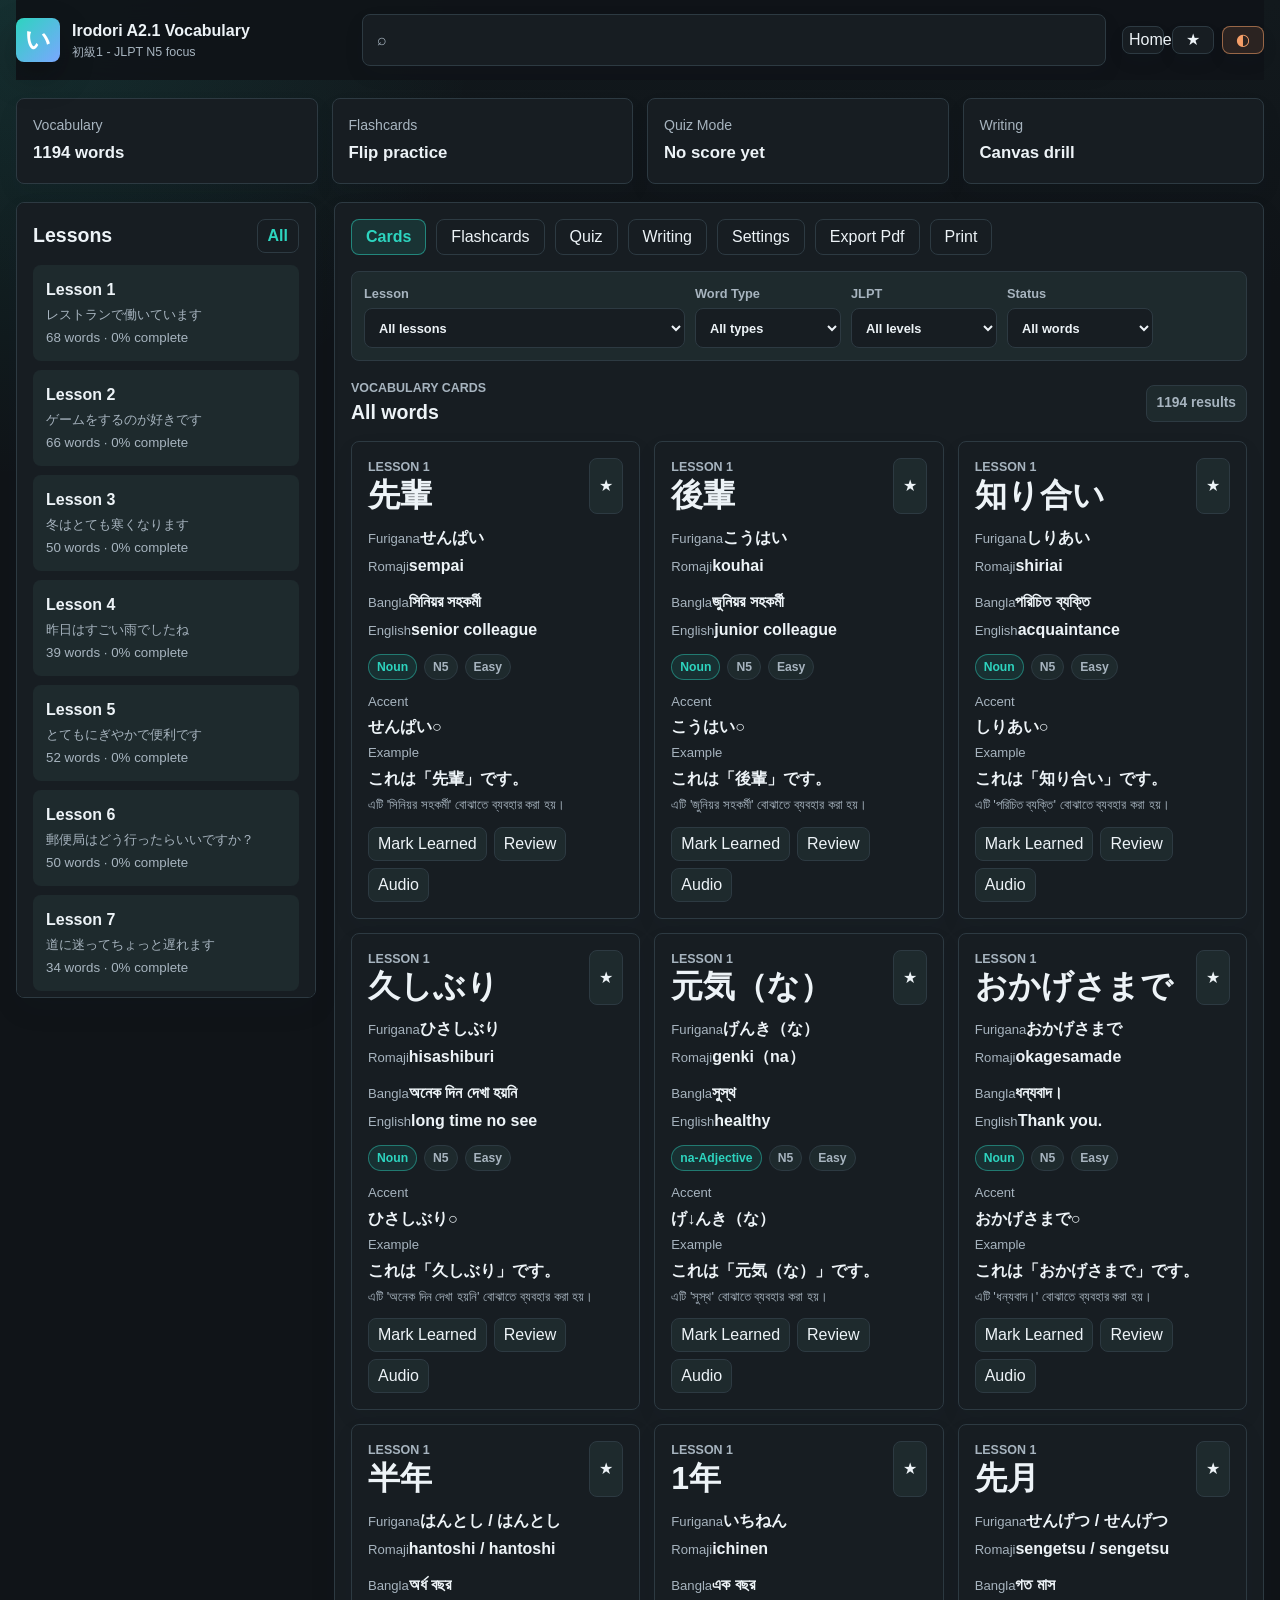
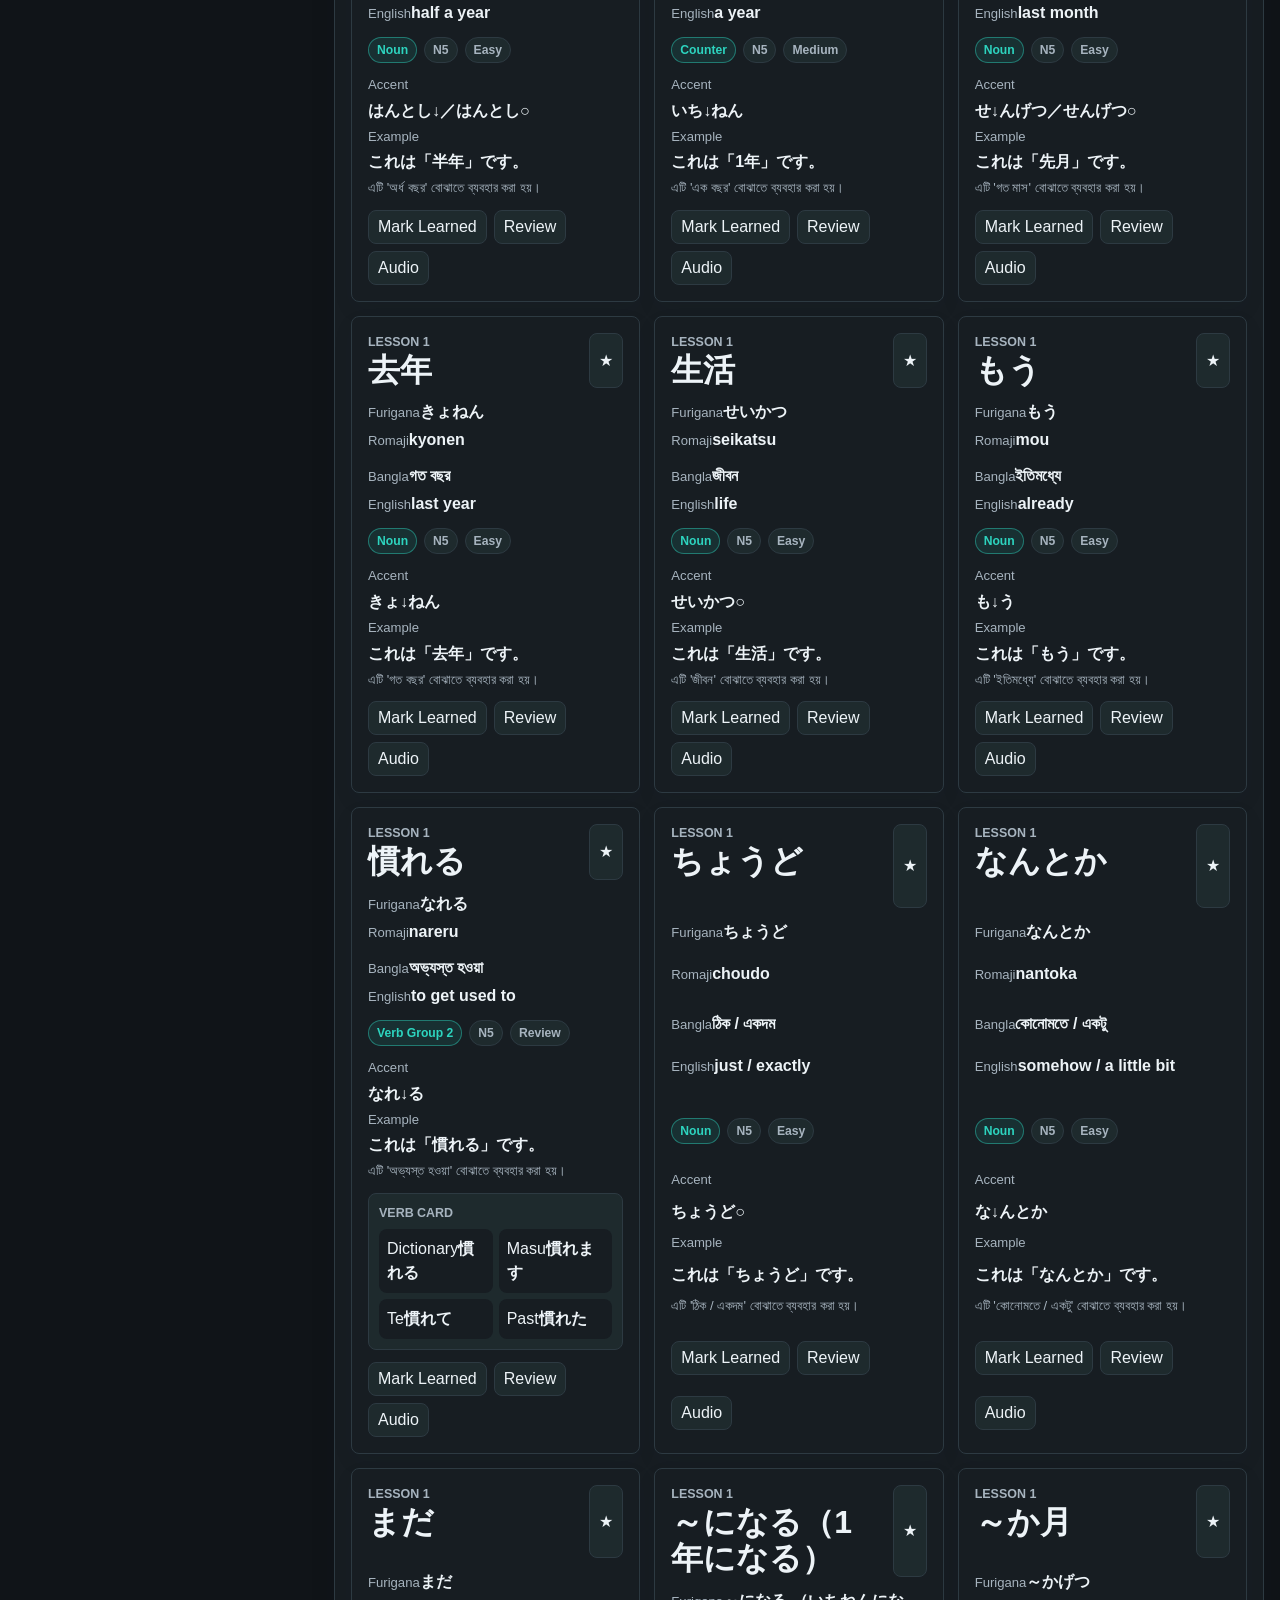
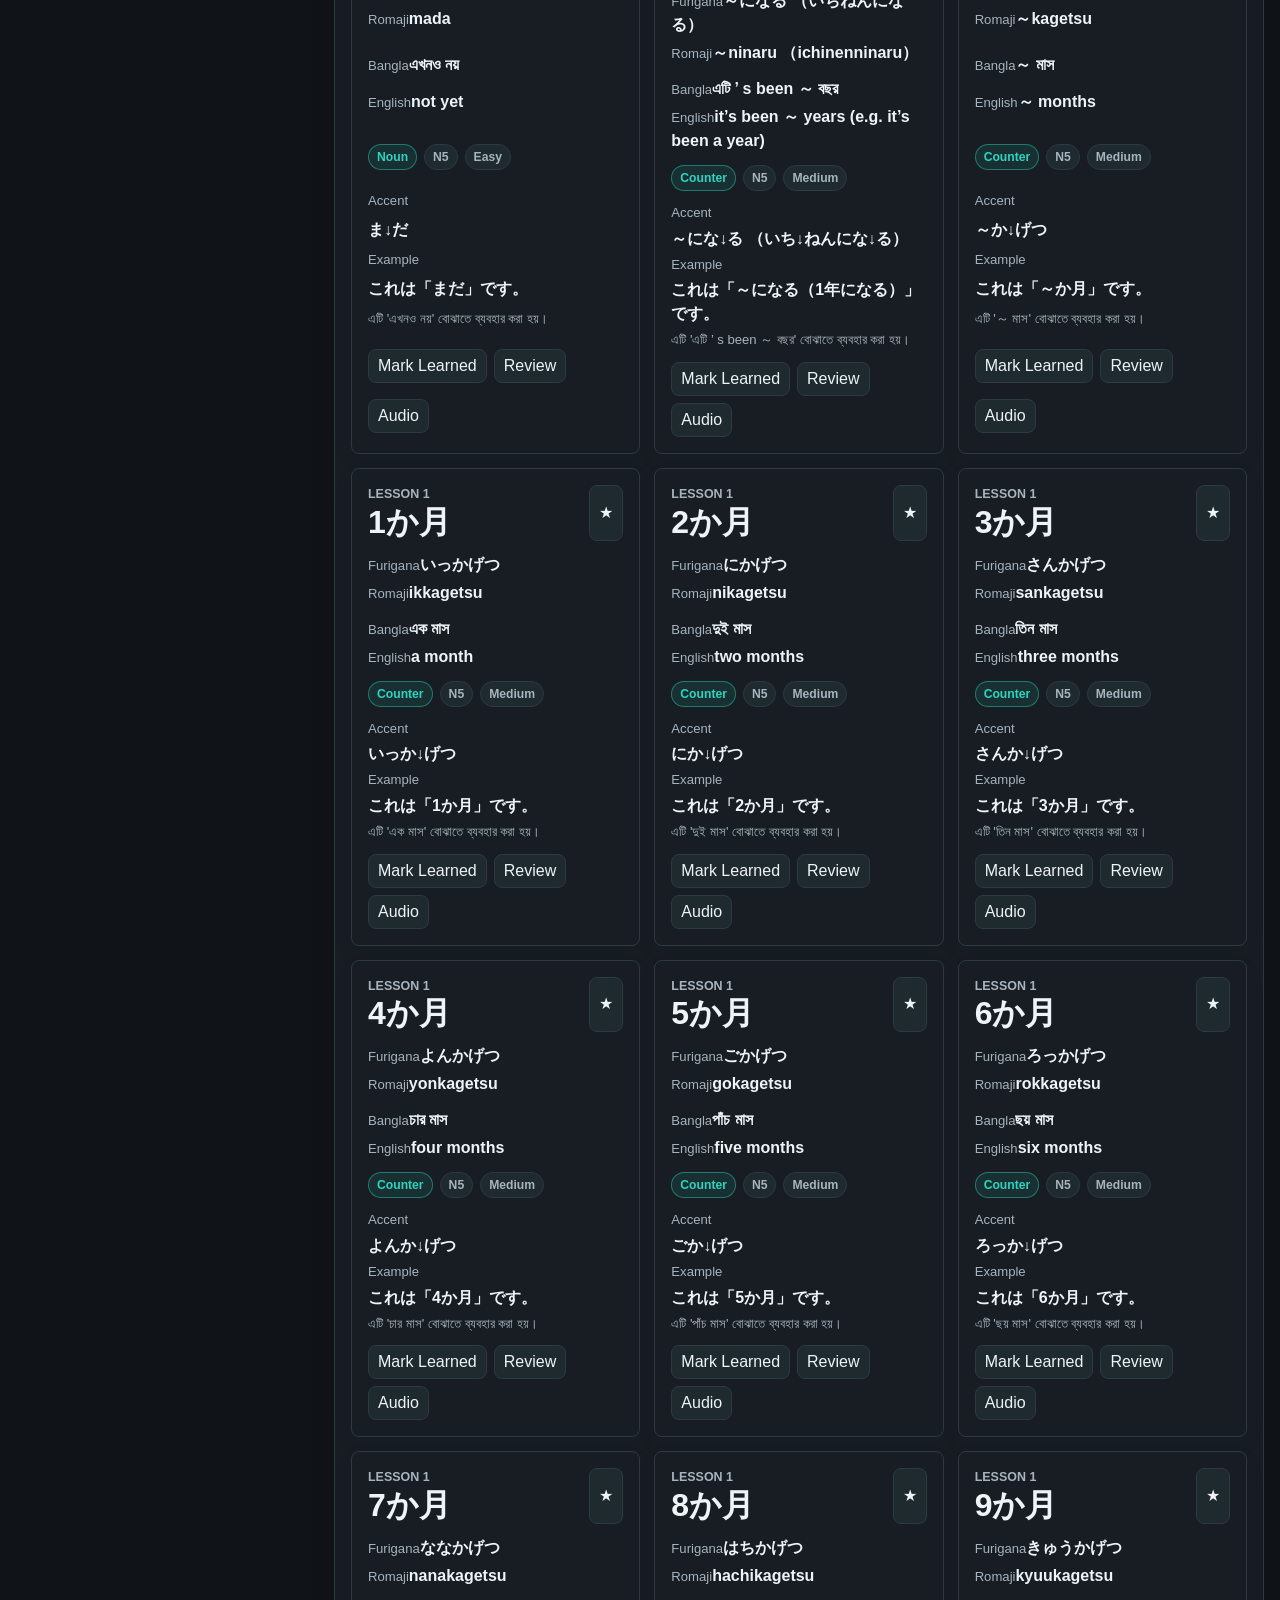
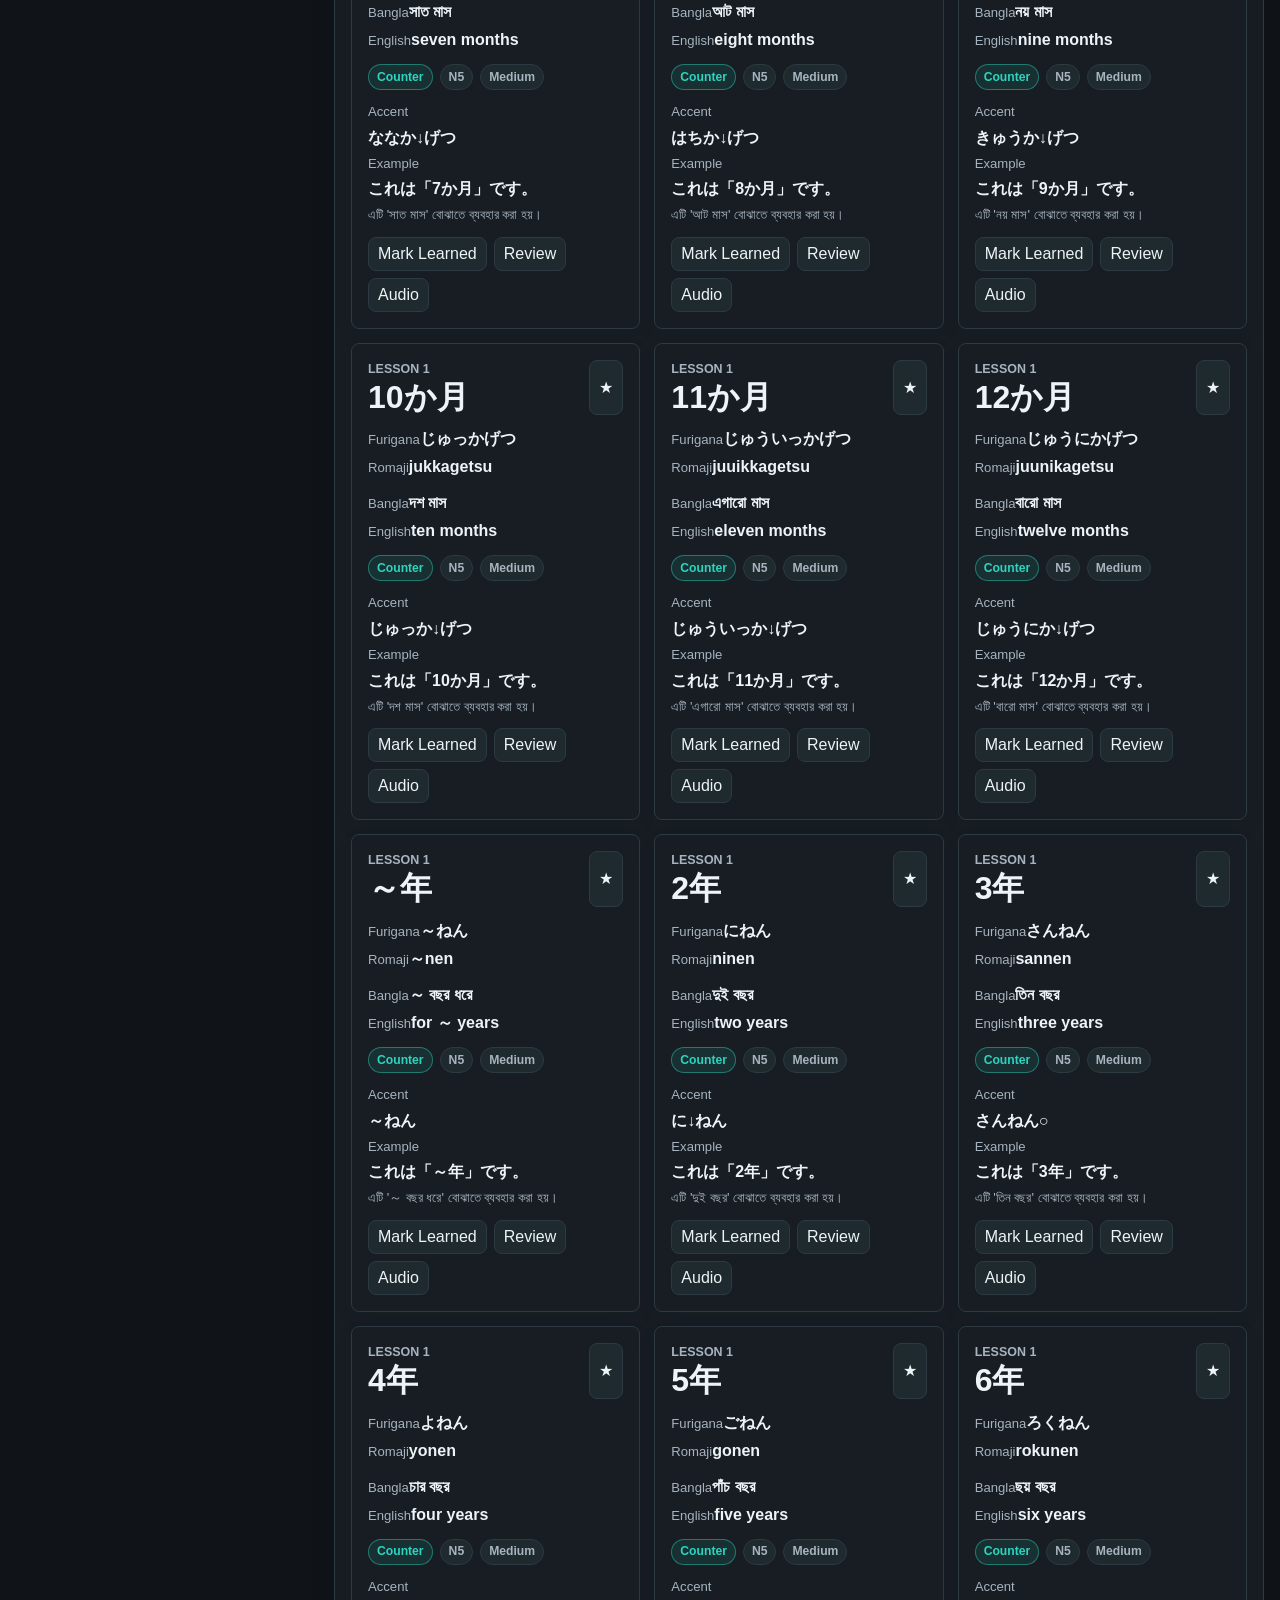
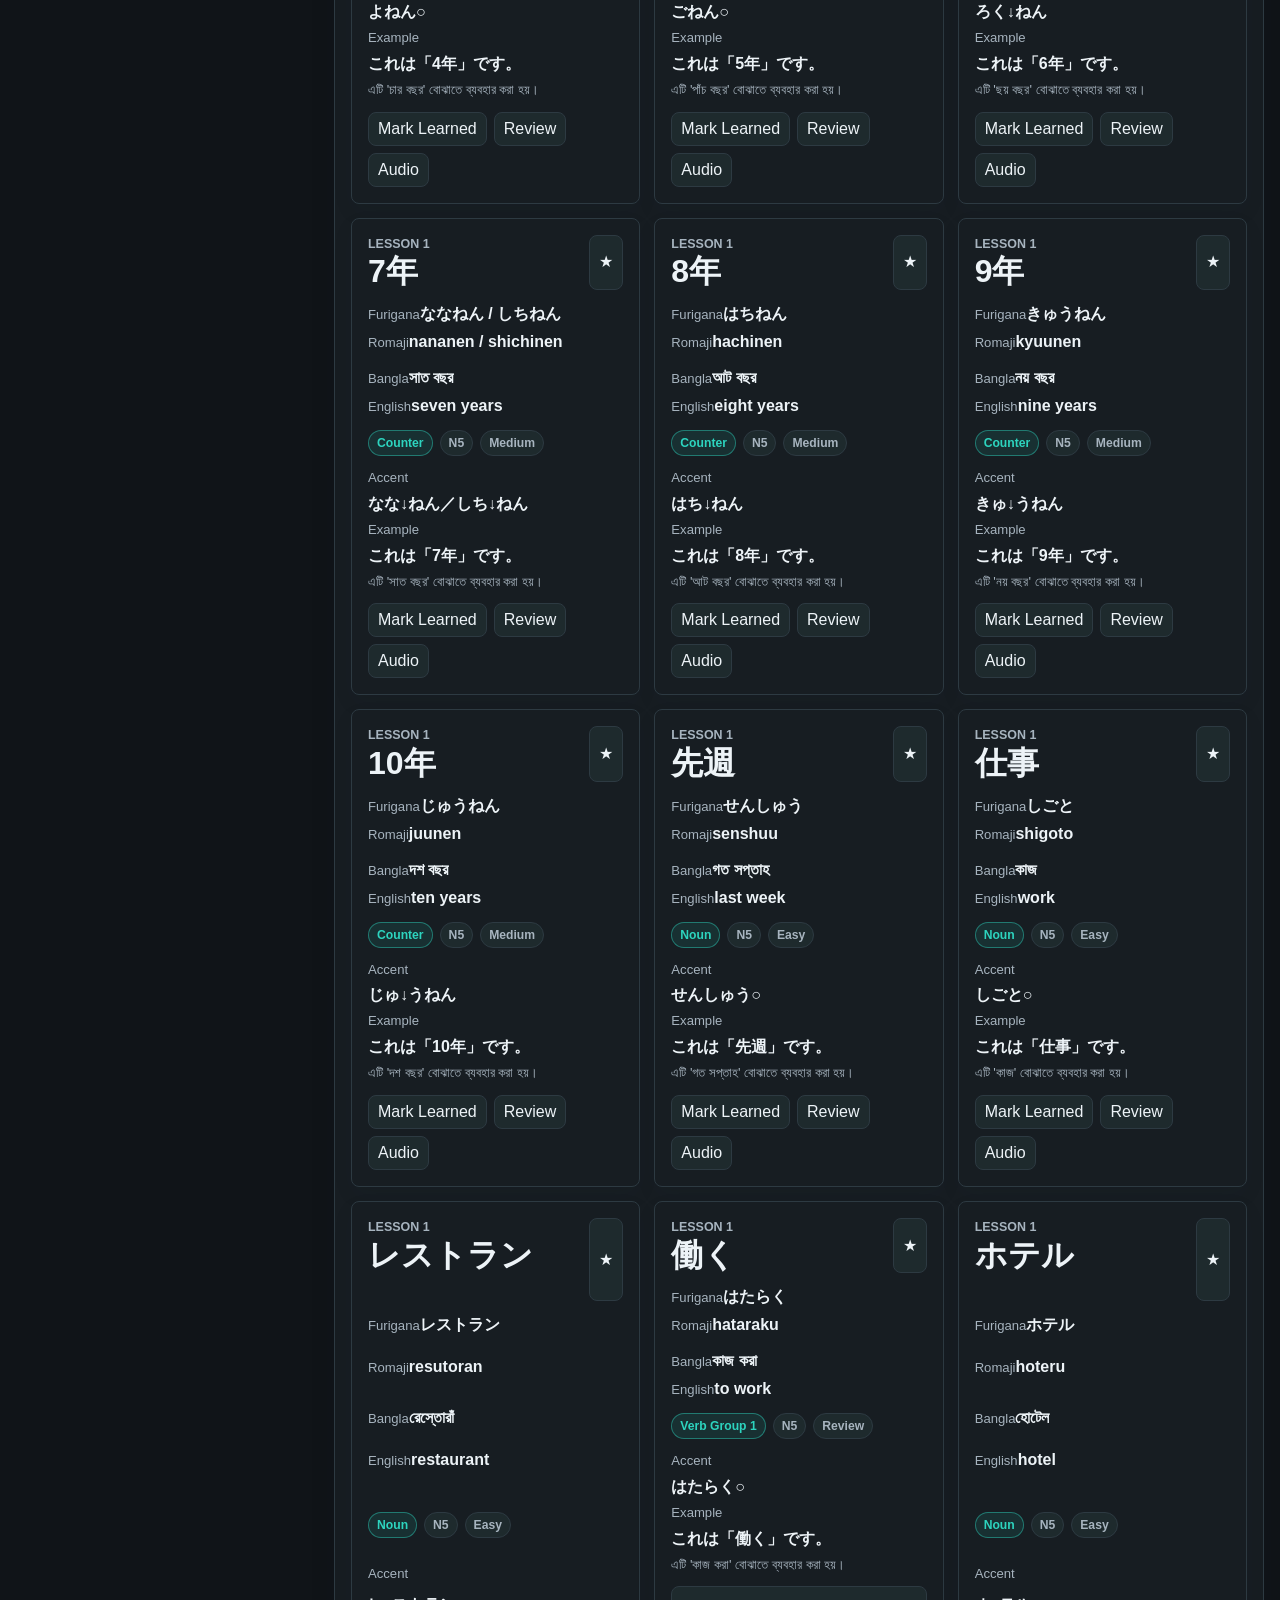
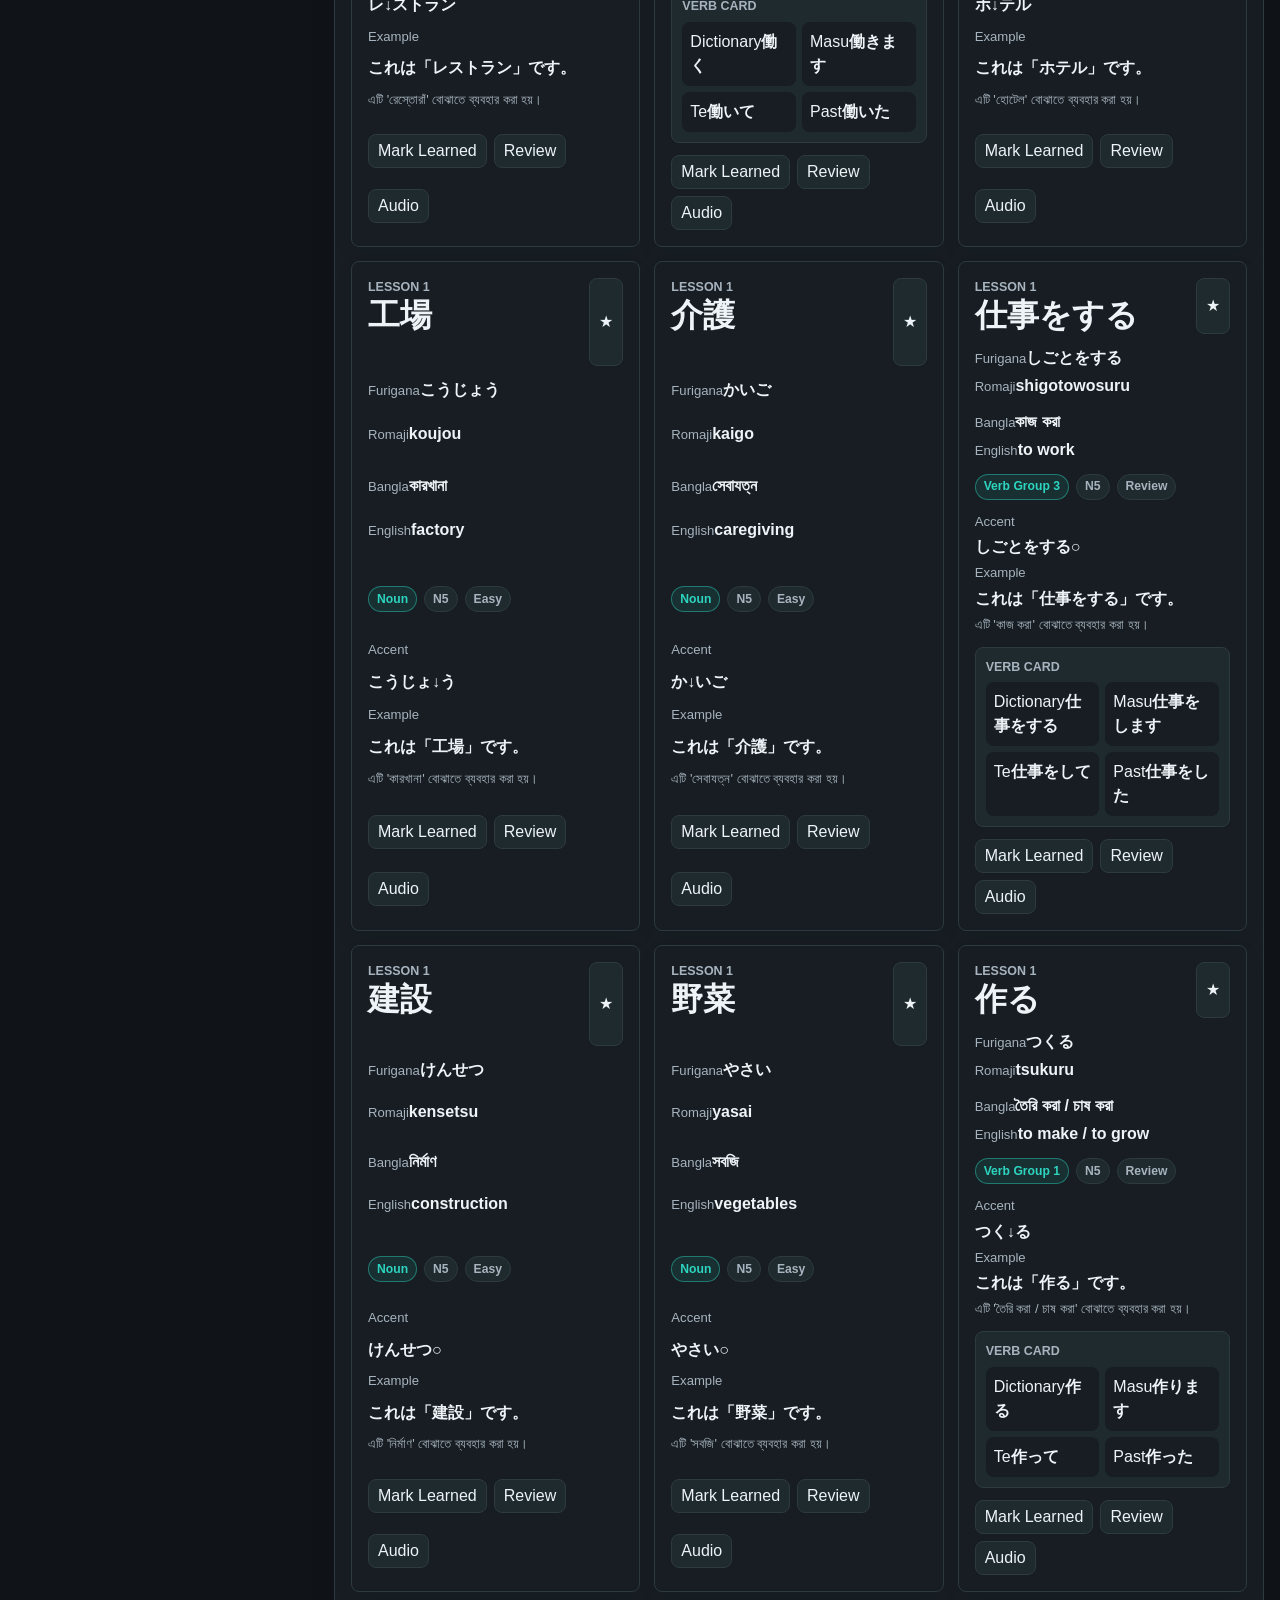
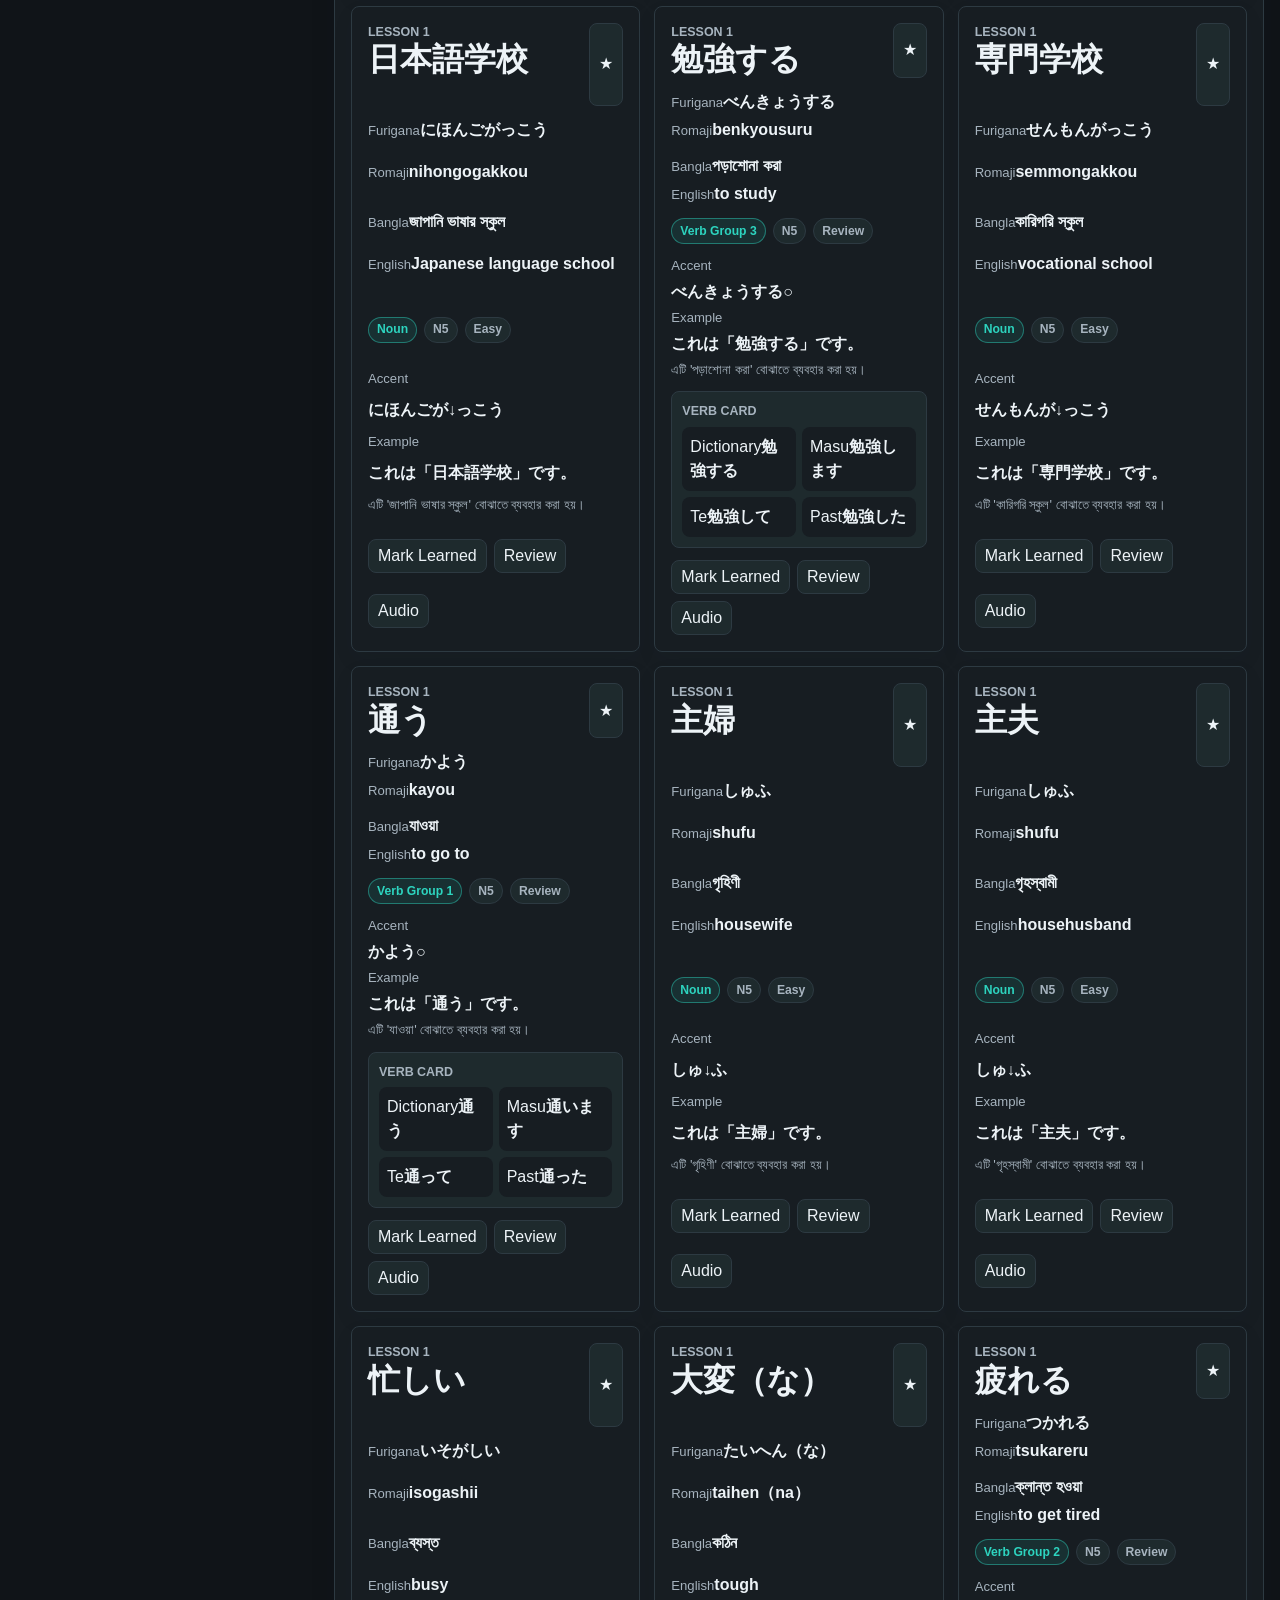
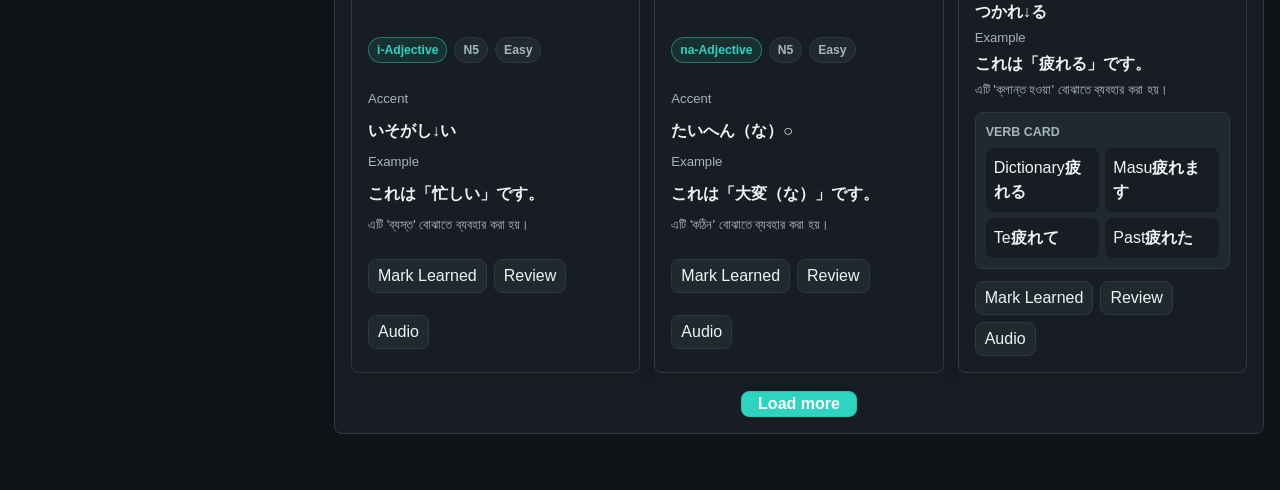
<file: y_voca.html>
<!doctype html>
<html lang="en">
  <head>
    <meta charset="utf-8">
    <meta name="viewport" content="width=device-width, initial-scale=1">
    <meta name="theme-color" content="#0f766e">
    <meta
      name="description"
      content="Offline Irodori Japanese vocabulary PWA with lessons, flashcards, quizzes, writing practice, and progress tracking."
    >
    <title>Irodori Vocabulary Studio</title>
    <link rel="manifest" href="manifest.json">
    <link rel="icon" href="icons/icon-192.png">
    <link rel="apple-touch-icon" href="icons/icon-192.png">
    <link rel="stylesheet" href="style.css">
  </head>
  <body>
    <div class="app-shell">
      <header class="topbar" aria-label="Application header">
        <a class="brand" href="#top" aria-label="Irodori Vocabulary Studio home">
          <span class="brand-mark" aria-hidden="true">い</span>
          <span>
            <strong>Irodori A2.1 Vocabulary</strong>
            <small>初級1 - JLPT N5 focus</small>
          </span>
        </a>

        <label class="search-wrap" for="searchInput">
          <span aria-hidden="true">⌕</span>
          <input id="searchInput" type="search" autocomplete="off" aria-label="Search Japanese, kana, romaji, Bangla, English">
        </label>

        <div class="top-actions" aria-label="Quick controls">
          <button class="icon-button" onclick="window.location.href='index.html'">Home</button>
          <button class="icon-button" id="favoriteOnlyButton" type="button" aria-pressed="false" title="Show favorites only">★</button>
          <button class="icon-button" id="themeToggle" type="button" title="Toggle dark mode">◐</button>
          <button class="icon-button" id="installButton" type="button" hidden title="Install app">⇩</button>
        </div>
      </header>

      <section class="dashboard" id="top" aria-label="Learning dashboard">
        <div class="dashboard-copy">
          <p class="eyebrow">Irodori vocabulary from the uploaded PDF</p>
          <h1>Study, review, quiz, and print every lesson offline.</h1>
        </div>
        <div class="stats-grid" id="statsGrid" aria-live="polite"></div>
        <div class="goal-panel">
          <div>
            <span class="panel-label">Today's Goal</span>
            <strong id="todayGoalText">0 / 20 learned</strong>
          </div>
          <div class="progress-track" aria-hidden="true">
            <span id="goalProgressBar"></span>
          </div>
        </div>
      </section>

      <section class="quick-grid" aria-label="Quick access">
        <button class="quick-card" type="button" data-tab="cards">
          <span>Vocabulary</span>
          <strong id="quickTotal">0 words</strong>
        </button>
        <button class="quick-card" type="button" data-tab="flashcards">
          <span>Flashcards</span>
          <strong>Flip practice</strong>
        </button>
        <button class="quick-card" type="button" data-tab="quiz">
          <span>Quiz Mode</span>
          <strong id="quickBestScore">No score yet</strong>
        </button>
        <button class="quick-card" type="button" data-tab="writing">
          <span>Writing</span>
          <strong>Canvas drill</strong>
        </button>
      </section>

      <main class="main-layout">
        <aside class="lesson-sidebar" aria-label="Lesson filter">
          <div class="sidebar-head">
            <h2>Lessons</h2>
            <button class="text-button" id="clearLessonButton" type="button">All</button>
          </div>
          <div id="lessonList" class="lesson-list"></div>
        </aside>

        <section class="workspace" aria-label="Vocabulary workspace">
          <nav class="mode-tabs" aria-label="Study modes">
            <button class="tab-button active" type="button" data-tab="cards">Cards</button>
            <button class="tab-button" type="button" data-tab="flashcards">Flashcards</button>
            <button class="tab-button" type="button" data-tab="quiz">Quiz</button>
            <button class="tab-button" type="button" data-tab="writing">Writing</button>
            <button class="tab-button" type="button" data-tab="settings">Settings</button>
           <button class="tab-button" id="exportButton" type="button">Export Pdf</button>
           <button class="tab-button" id="printButton" type="button">Print</button>
          </nav>

          <section class="filters" aria-label="Vocabulary filters">
            <label>
              Lesson
              <select id="lessonFilter"></select>
            </label>
            <label>
              Word Type
              <select id="typeFilter"></select>
            </label>
            <label>
              JLPT
              <select id="jlptFilter">
                <option value="all">All levels</option>
                <option value="N5">N5</option>
                <option value="N4">N4</option>
              </select>
            </label>
            <label>
              Status
              <select id="statusFilter">
                <option value="all">All words</option>
                <option value="learned">Learned</option>
                <option value="unlearned">Unlearned</option>
                <option value="review">Review</option>
                <option value="favorite">Favorites</option>
              </select>
            </label>
          </section>

          <section class="view active" id="cardsView" aria-labelledby="cardsHeading">
            <div class="view-head">
              <div>
                <p class="panel-label">Vocabulary Cards</p>
                <h2 id="cardsHeading">All words</h2>
              </div>
              <span id="resultCount" class="result-count">0 results</span>
            </div>
            <div class="cards-grid" id="cardsGrid"></div>
            <button class="load-more" id="loadMoreButton" type="button" hidden>Load more</button>
          </section>

          <section class="view" id="flashcardsView" aria-labelledby="flashcardsHeading">
            <div class="view-head">
              <div>
                <p class="panel-label">Flashcard Mode</p>
                <h2 id="flashcardsHeading">Flip and review</h2>
              </div>
              <span id="flashcardCounter" class="result-count">0 / 0</span>
            </div>
            <article class="flashcard" id="flashcard" tabindex="0" aria-live="polite">
              <div class="flashcard-face" id="flashcardFront"></div>
              <div class="flashcard-face back" id="flashcardBack" hidden></div>
            </article>
            <div class="action-row">
              <button class="ghost-button" id="prevFlashcard" type="button">Prev</button>
              <button class="primary-button" id="flipFlashcard" type="button">Reveal</button>
              <button class="ghost-button" id="nextFlashcard" type="button">Next</button>
              <button class="ghost-button" id="shuffleFlashcards" type="button">Shuffle</button>
            </div>
          </section>

          <section class="view" id="quizView" aria-labelledby="quizHeading">
            <div class="view-head">
              <div>
                <p class="panel-label">Quiz Mode</p>
                <h2 id="quizHeading">Multiple choice, typing, meaning, Japanese, random, lesson quiz</h2>
              </div>
              <span id="quizTimer" class="result-count">00:00</span>
            </div>
            <div class="quiz-setup">
              <label>
                Mode
                <select id="quizMode">
                  <option value="multiple">Multiple Choice</option>
                  <option value="typing">Typing Quiz</option>
                  <option value="meaning">Meaning Quiz</option>
                  <option value="japanese">Japanese Quiz</option>
                  <option value="random">Random Quiz</option>
                  <option value="lesson">Lesson Quiz</option>
                </select>
              </label>
              <label>
                Questions
                <input id="quizLength" type="number" min="5" max="50" step="5" value="10">
              </label>
              <button class="primary-button" id="startQuiz" type="button">Start Quiz</button>
            </div>
            <div class="quiz-card" id="quizCard" aria-live="polite"></div>
          </section>

          <section class="view" id="writingView" aria-labelledby="writingHeading">
            <div class="view-head">
              <div>
                <p class="panel-label">Writing Mode</p>
                <h2 id="writingHeading">Read, write, reveal</h2>
              </div>
              <span id="writingCounter" class="result-count">0 / 0</span>
            </div>
            <div class="writing-grid">
              <article class="writing-card">
                <span class="panel-label">Prompt</span>
                <div id="writingPrompt" class="writing-prompt"></div>
                <div id="writingAnswer" class="writing-answer" hidden></div>
                <div class="action-row">
                  <button class="primary-button" id="revealWriting" type="button">Reveal</button>
                  <button class="ghost-button" id="nextWriting" type="button">Next</button>
                </div>
              </article>
              <article class="practice-board">
                <span class="panel-label">Practice Grid</span>
                <canvas id="writingCanvas" width="720" height="480" aria-label="Writing practice canvas"></canvas>
                <div class="action-row">
                  <button class="ghost-button" id="clearCanvas" type="button">Clear</button>
                </div>
              </article>
            </div>
          </section>

          <section class="view" id="settingsView" aria-labelledby="settingsHeading">
            <div class="view-head">
              <div>
                <p class="panel-label">Settings</p>
                <h2 id="settingsHeading">Display and learning preferences</h2>
              </div>
            </div>
            <div class="settings-grid" id="settingsGrid">
              <label><input type="checkbox" data-setting="showFurigana"> Show Furigana</label>
              <label><input type="checkbox" data-setting="showRomaji"> Show Romaji</label>
              <label><input type="checkbox" data-setting="showEnglish"> Show English</label>
              <label><input type="checkbox" data-setting="showBangla"> Show Bangla</label>
              <label><input type="checkbox" data-setting="largeFont"> Large Japanese Font</label>
              <label><input type="checkbox" data-setting="compactCards"> Compact Cards</label>
              <label><input type="checkbox" data-setting="darkMode"> Dark Mode</label>
              <label class="goal-input">Daily Goal <input id="dailyGoalInput" type="number" min="1" max="200" value="20"></label>
            </div>
            <div class="danger-zone">
              <button class="ghost-button" id="resetFilters" type="button">Reset Filters</button>
              <button class="ghost-button" id="resetProgress" type="button">Reset Progress</button>
            </div>
          </section>
        </section>
      </main>
    </div>

    <section id="printArea" class="print-area" aria-hidden="true"></section>
    <div id="toast" class="toast" role="status" aria-live="polite"></div>

    <script src="assets/words-data.js"></script>
    <script src="assets/html2pdf.bundle.min.js"></script>
    <script src="script.js"></script>
  </body>
</html>
</file>
<file: style.css>
:root {
  color-scheme: light;
  --bg: #f6f8fb;
  --surface: #ffffff;
  --surface-2: #eef6f4;
  --text: #17212b;
  --muted: #657384;
  --line: #dce5ea;
  --primary: #0f766e;
  --primary-strong: #0b5d58;
  --accent: #e76f51;
  --accent-2: #2563eb;
  --warn: #b7791f;
  --ok: #16803a;
  --shadow: 0 14px 35px rgba(20, 36, 49, 0.08);
  --radius: 8px;
  --jp-font: "Noto Sans JP", "Yu Gothic", "Hiragino Sans", "Meiryo", sans-serif;
  --ui-font: "Inter", "Noto Sans Bengali", "Noto Sans", "Segoe UI", Arial, sans-serif;
}

body.dark {
  color-scheme: dark;
  --bg: #101418;
  --surface: #171d22;
  --surface-2: #1e2a2d;
  --text: #edf3f7;
  --muted: #a7b4bf;
  --line: #2d3a42;
  --primary: #2dd4bf;
  --primary-strong: #6ee7d8;
  --accent: #f59e68;
  --accent-2: #7aa7ff;
  --warn: #f1c46b;
  --ok: #78d98d;
  --shadow: 0 14px 35px rgba(0, 0, 0, 0.24);
}

* {
  box-sizing: border-box;
}

html {
  scroll-behavior: smooth;
}

body {
  margin: 0;
  background:
    radial-gradient(circle at top left, rgba(15, 118, 110, 0.12), transparent 30rem),
    linear-gradient(180deg, #fbfdff 0, var(--bg) 18rem);
  color: var(--text);
  font-family: var(--ui-font);
  font-size: 16px;
  line-height: 1.5;
  letter-spacing: 0;
}

body.dark {
  background:
    radial-gradient(circle at top left, rgba(45, 212, 191, 0.12), transparent 30rem),
    linear-gradient(180deg, #12191d 0, var(--bg) 18rem);
}

button,
input,
select {
  font: inherit;
}

button {
  cursor: pointer;
}

button:disabled,
input:disabled,
select:disabled {
  cursor: not-allowed;
  opacity: 0.58;
}

:focus-visible {
  outline: 3px solid color-mix(in srgb, var(--accent-2), transparent 35%);
  outline-offset: 3px;
}

.app-shell {
  width: min(1480px, calc(100% - 32px));
  margin: 0 auto 56px;
}

.topbar {
  position: sticky;
  top: 0;
  z-index: 20;
  display: grid;
  grid-template-columns: minmax(230px, 330px) minmax(240px, 1fr) auto;
  gap: 16px;
  align-items: center;
  padding: 14px 0;
  background: color-mix(in srgb, var(--bg), transparent 7%);
  backdrop-filter: blur(18px);
}

.brand {
  display: inline-flex;
  align-items: center;
  gap: 12px;
  color: var(--text);
  text-decoration: none;
  min-width: 0;
}

.brand-mark {
  display: grid;
  place-items: center;
  width: 44px;
  height: 44px;
  border-radius: var(--radius);
  background: linear-gradient(135deg, var(--primary), var(--accent-2));
  color: #fff;
  font-family: var(--jp-font);
  font-size: 1.55rem;
  font-weight: 800;
  box-shadow: var(--shadow);
}

.brand strong,
.brand small {
  display: block;
  overflow: hidden;
  text-overflow: ellipsis;
  white-space: nowrap;
}

.brand small {
  color: var(--muted);
  font-size: 0.78rem;
}

.search-wrap {
  display: grid;
  grid-template-columns: auto 1fr;
  align-items: center;
  gap: 10px;
  min-width: 0;
  padding: 0 14px;
  border: 1px solid var(--line);
  border-radius: var(--radius);
  background: var(--surface);
  box-shadow: 0 8px 22px rgba(26, 40, 53, 0.06);
  color: var(--muted);
}

.search-wrap input {
  width: 80%;
  min-width: 0;
  border: 0;
  outline: 0;
  padding: 13px 0;
  background: transparent;
  color: var(--text);
}

.top-actions,
.action-row {
  display: flex;
  align-items: center;
  gap: 8px;
  flex-wrap: wrap;
}

.icon-button,
.primary-button,
.ghost-button,
.text-button,
.tab-button,
.load-more {

  border-radius: var(--radius);
  border: 1px solid transparent;
  transition: transform 160ms ease, background 160ms ease, border-color 160ms ease, box-shadow 160ms ease;
}

.icon-button {
  width: 42px;
  background: var(--surface);
  border-color: var(--line);
  color: var(--text);
  box-shadow: 0 8px 18px rgba(18, 32, 46, 0.06);
}

.icon-button[aria-pressed="true"],
.icon-button.active {
  background: color-mix(in srgb, var(--accent), transparent 88%);
  border-color: color-mix(in srgb, var(--accent), transparent 45%);
  color: var(--accent);
}

.primary-button,
.load-more {
  padding: 0 16px;
  background: var(--primary);
  color: #fff;
  border-color: color-mix(in srgb, var(--primary), #000 8%);
  font-weight: 700;
}

.ghost-button,
.text-button,
.tab-button {
  padding: 5px 14px;
  background: var(--surface);
  color: var(--text);
  border-color: var(--line);
  
}

.text-button {
  min-height: 34px;
  padding: 0 10px;
  color: var(--primary);
  font-weight: 700;
}

.icon-button:hover,
.primary-button:hover,
.ghost-button:hover,
.text-button:hover,
.tab-button:hover,
.load-more:hover {
  transform: translateY(-1px);
  box-shadow: var(--shadow);
}

.dashboard {
  display: grid;
  grid-template-columns: 1.1fr 1.35fr 0.8fr;
  gap: 16px;
  align-items: stretch;
  margin-top: 10px;
  padding: 24px;
  border-radius: var(--radius);
  background:
    linear-gradient(135deg, rgba(15, 118, 110, 0.96), rgba(37, 99, 235, 0.9)),
    var(--primary);
  color: #fff;
  box-shadow: var(--shadow);
  display: none;
}

.dashboard h1 {
  margin: 4px 0 0;
  font-size: 1.85rem;
  line-height: 1.2;
}

.eyebrow,
.panel-label {
  margin: 0;
  color: var(--muted);
  font-size: 0.78rem;
  font-weight: 800;
  text-transform: uppercase;
}

.dashboard .eyebrow,
.dashboard .panel-label {
  color: rgba(255, 255, 255, 0.74);
}

.stats-grid {
  display: grid;
  grid-template-columns: repeat(4, minmax(0, 1fr));
  gap: 10px;
}

.stat-card,
.goal-panel {
  padding: 14px;
  border: 1px solid rgba(255, 255, 255, 0.22);
  border-radius: var(--radius);
  background: rgba(255, 255, 255, 0.12);
}

.stat-card strong,
.goal-panel strong {
  display: block;
  margin-top: 4px;
  font-size: 1.35rem;
}

.goal-panel {
  display: flex;
  flex-direction: column;
  justify-content: center;
  gap: 14px;
}

.progress-track {
  height: 10px;
  overflow: hidden;
  border-radius: 999px;
  background: rgba(255, 255, 255, 0.25);
}

.progress-track span {
  display: block;
  width: 0;
  height: 100%;
  border-radius: inherit;
  background: #fff;
  transition: width 260ms ease;
}

.quick-grid {
  display: grid;
  grid-template-columns: repeat(4, minmax(0, 1fr));
  gap: 14px;
  margin: 18px 0;
}

.quick-card {
  display: grid;
  gap: 3px;
  min-height: 86px;
  padding: 16px;
  text-align: left;
  color: var(--text);
  background: var(--surface);
  border: 1px solid var(--line);
  border-radius: var(--radius);
  box-shadow: 0 10px 22px rgba(22, 40, 52, 0.06);
}

.quick-card span {
  color: var(--muted);
  font-size: 0.88rem;
}

.quick-card strong {
  font-size: 1.05rem;
}

.main-layout {
  display: grid;
  grid-template-columns: 300px minmax(0, 1fr);
  gap: 18px;
  align-items: start;
}

.lesson-sidebar,
.workspace {
  background: var(--surface);
  border: 1px solid var(--line);
  border-radius: var(--radius);
  box-shadow: 0 12px 30px rgba(21, 39, 55, 0.06);
}

.lesson-sidebar {
  position: sticky;
  top: 84px;
  max-height: calc(100vh - 104px);
  overflow: auto;
  padding: 16px;
}
@media (max-width: 720px) {
  .lesson-sidebar {
    display: none !important;
  }
    .quick-grid {
    display: none !important;
  }

  .main-layout {
    grid-template-columns: 1fr !important;
  }
}


.sidebar-head,
.view-head {
  display: flex;
  align-items: center;
  justify-content: space-between;
  gap: 12px;
}

.sidebar-head h2,
.view-head h2 {
  margin: 0;
  font-size: 1.22rem;
}

.lesson-list {
  display: grid;
  gap: 9px;
  margin-top: 12px;
}

.lesson-button {
  width: 100%;
  padding: 12px;
  text-align: left;
  background: var(--surface-2);
  color: var(--text);
  border: 1px solid transparent;
  border-radius: var(--radius);
}

.lesson-button.active {
  border-color: color-mix(in srgb, var(--primary), transparent 35%);
  background: color-mix(in srgb, var(--primary), transparent 88%);
}

.lesson-button strong,
.lesson-button small {
  display: block;
}

.lesson-button small {
  margin-top: 3px;
  color: var(--muted);
}

.mini-progress {
  height: 6px;
  overflow: hidden;
  margin-top: 9px;
  border-radius: 999px;
  background: color-mix(in srgb, var(--line), transparent 10%);
}

.mini-progress span {
  display: block;
  height: 100%;
  background: var(--primary);
}

.workspace {
  min-width: 0;
  padding: 16px;
}

.mode-tabs,
.filters {
  display: flex;
  align-items: end;
  gap: 10px;
  flex-wrap: wrap;
}

.mode-tabs {
  position: sticky;
  top: 76px;
  z-index: 12;
  padding-bottom: 12px;
  background: var(--surface);
}

.mode-tabs-select {
  display: none !important;
}

.mode-tabs .tab-button {
  width: auto !important;
}

.tab-button.active {
  background: color-mix(in srgb, var(--primary), transparent 88%);
  color: var(--primary);
  border-color: color-mix(in srgb, var(--primary), transparent 48%);
  font-weight: 800;
}

.filters {
  margin: 4px 0 18px;
  padding: 12px;
  border: 1px solid var(--line);
  border-radius: var(--radius);
  background: var(--surface-2);
}

.filters label,
.quiz-setup label,
.goal-input {
  display: grid;
  gap: 5px;
  color: var(--muted);
  font-size: 0.8rem;
  font-weight: 800;
}

select,
input[type="number"] {
  min-height: 40px;
  min-width: 146px;
  padding: 0 10px;
  color: var(--text);
  background: var(--surface);
  border: 1px solid var(--line);
  border-radius: var(--radius);
}

.view {
  display: none;
}

.view.active {
  display: block;
}

.result-count {
  flex: 0 0 auto;
  padding: 7px 10px;
  color: var(--muted);
  background: var(--surface-2);
  border: 1px solid var(--line);
  border-radius: var(--radius);
  font-size: 0.86rem;
  font-weight: 800;
}

.cards-grid {
  display: grid;
  grid-template-columns: repeat(auto-fill, minmax(280px, 1fr));
  gap: 14px;
  margin-top: 14px;
}

.word-card {
  display: grid;
  gap: 12px;
  padding: 16px;
  border: 1px solid var(--line);
  border-radius: var(--radius);
  background: var(--surface);
  box-shadow: 0 8px 22px rgba(21, 39, 55, 0.05);
  transition: transform 160ms ease, border-color 160ms ease, box-shadow 160ms ease;
}

.word-card:hover {
  transform: translateY(-2px);
  border-color: color-mix(in srgb, var(--primary), transparent 45%);
  box-shadow: var(--shadow);
}

.card-top {
  display: flex;
  justify-content: space-between;
  gap: 12px;
}

.jp-word {
  margin: 0;
  font-family: var(--jp-font);
  font-size: 2rem;
  line-height: 1.15;
  overflow-wrap: anywhere;
}

body.large-japanese .jp-word,
body.large-japanese .flash-jp,
body.large-japanese .writing-prompt {
  font-size: 2.45rem;
}

body.compact-cards .word-card {
  gap: 8px;
  padding: 12px;
}

body.compact-cards .jp-word {
  font-size: 1.65rem;
}

.reading-row,
.meaning-row,
.example-row {
  display: grid;
  gap: 4px;
}

.reading-row span,
.meaning-row span,
.example-row span {
  color: var(--muted);
  font-size: 0.82rem;
}

.furigana,
.romaji,
.example-jp {
  font-family: var(--jp-font);
}

.badge-row,
.card-actions {
  display: flex;
  align-items: center;
  gap: 7px;
  flex-wrap: wrap;
}

.badge {
  display: inline-flex;
  align-items: center;
  min-height: 26px;
  padding: 0 8px;
  border-radius: 999px;
  background: var(--surface-2);
  color: var(--muted);
  border: 1px solid var(--line);
  font-size: 0.76rem;
  font-weight: 800;
}

.badge.type {
  color: var(--primary);
  background: color-mix(in srgb, var(--primary), transparent 90%);
  border-color: color-mix(in srgb, var(--primary), transparent 55%);
}

.badge.review {
  color: var(--warn);
  background: color-mix(in srgb, var(--warn), transparent 88%);
}

.badge.learned {
  color: var(--ok);
  background: color-mix(in srgb, var(--ok), transparent 88%);
}

.mini-button {
  min-height: 34px;
  padding: 0 9px;
  color: var(--text);
  background: var(--surface-2);
  border: 1px solid var(--line);
  border-radius: var(--radius);
}

.mini-button.active {
  color: var(--accent);
  border-color: color-mix(in srgb, var(--accent), transparent 50%);
  background: color-mix(in srgb, var(--accent), transparent 88%);
}

.verb-panel {
  display: grid;
  gap: 6px;
  padding: 10px;
  background: var(--surface-2);
  border: 1px solid var(--line);
  border-radius: var(--radius);
}

.verb-grid {
  display: grid;
  grid-template-columns: repeat(2, minmax(0, 1fr));
  gap: 6px;
}

.verb-grid div {
  padding: 8px;
  background: var(--surface);
  border-radius: var(--radius);
}

.load-more {
  display: block;
  margin: 18px auto 0;
}

.flashcard,
.quiz-card,
.writing-card,
.practice-board {
  margin-top: 16px;
  padding: 22px;
  border: 1px solid var(--line);
  border-radius: var(--radius);
  background: var(--surface-2);
}

.flashcard {
  display: grid;
  place-items: center;
  min-height: 330px;
  text-align: center;
}

.flashcard-face {
  display: grid;
  gap: 12px;
  max-width: 760px;
}

.flash-jp {
  font-family: var(--jp-font);
  font-size: 3rem;
  line-height: 1.12;
}

.flash-meaning {
  font-size: 1.25rem;
}

.quiz-setup {
  display: flex;
  align-items: end;
  gap: 12px;
  flex-wrap: wrap;
  margin-top: 14px;
  padding: 12px;
  background: var(--surface-2);
  border: 1px solid var(--line);
  border-radius: var(--radius);
}

.quiz-card {
  display: grid;
  gap: 16px;
}

.quiz-question {
  font-size: 1.25rem;
  font-weight: 800;
}

.quiz-options {
  display: grid;
  grid-template-columns: repeat(auto-fit, minmax(210px, 1fr));
  gap: 10px;
}

.quiz-option {
  min-height: 56px;
  padding: 12px;
  text-align: left;
  color: var(--text);
  background: var(--surface);
  border: 1px solid var(--line);
  border-radius: var(--radius);
}

.quiz-option.correct {
  border-color: color-mix(in srgb, var(--ok), transparent 20%);
  background: color-mix(in srgb, var(--ok), transparent 84%);
}

.quiz-option.wrong {
  border-color: color-mix(in srgb, var(--accent), transparent 20%);
  background: color-mix(in srgb, var(--accent), transparent 86%);
}

.typing-answer {
  width: min(100%, 520px);
  min-height: 46px;
  padding: 0 12px;
  color: var(--text);
  background: var(--surface);
  border: 1px solid var(--line);
  border-radius: var(--radius);
}

.writing-grid {
  display: grid;
  grid-template-columns: minmax(260px, 0.75fr) minmax(320px, 1fr);
  gap: 16px;
}

.writing-prompt {
  margin: 12px 0;
  font-family: var(--jp-font);
  font-size: 2.5rem;
  line-height: 1.1;
  overflow-wrap: anywhere;
}

.writing-answer {
  display: grid;
  gap: 8px;
  margin: 12px 0;
  padding: 12px;
  background: var(--surface);
  border: 1px solid var(--line);
  border-radius: var(--radius);
}

canvas {
  display: block;
  width: 100%;
  max-width: 100%;
  aspect-ratio: 3 / 2;
  background: var(--surface);
  border: 1px solid var(--line);
  border-radius: var(--radius);
  touch-action: none;
}

.settings-grid {
  display: grid;
  grid-template-columns: repeat(auto-fit, minmax(210px, 1fr));
  gap: 12px;
  margin-top: 16px;
}

.settings-grid label {
  display: flex;
  align-items: center;
  gap: 10px;
  min-height: 48px;
  padding: 12px;
  border: 1px solid var(--line);
  border-radius: var(--radius);
  background: var(--surface-2);
  font-weight: 700;
}

.goal-input {
  align-items: start;
  flex-direction: column;
}

.danger-zone {
  display: flex;
  gap: 10px;
  flex-wrap: wrap;
  margin-top: 18px;
}

.hidden-by-setting {
  display: none !important;
}

.toast {
  position: fixed;
  right: 20px;
  bottom: 20px;
  z-index: 50;
  max-width: min(380px, calc(100% - 40px));
  padding: 12px 14px;
  color: #fff;
  background: #17212b;
  border-radius: var(--radius);
  box-shadow: var(--shadow);
  transform: translateY(24px);
  opacity: 0;
  pointer-events: none;
  transition: opacity 180ms ease, transform 180ms ease;
}

.toast.show {
  transform: translateY(0);
  opacity: 1;
}

.print-area {
  display: none;
}

@media (max-width: 1100px) {
  .topbar {
    grid-template-columns: 1fr auto;
  }

  .search-wrap {
    grid-column: 1 / -1;
    order: 3;
  }

  .dashboard {
    grid-template-columns: 1fr;
  }

  .stats-grid,
  .quick-grid {
    grid-template-columns: repeat(2, minmax(0, 1fr));
  }

  .main-layout {
    grid-template-columns: 1fr;
  }

  .lesson-sidebar {
    position: static;
    max-height: none;
  }

  .lesson-list {
    grid-template-columns: repeat(auto-fit, minmax(230px, 1fr));
  }
}

@media (max-width: 720px) {
  .app-shell {
    width: min(100% - 20px, 1480px);
    margin-bottom: 32px;
  }
  .filters {
    display: grid !important;
    grid-template-columns: repeat(2, minmax(0, 1fr)) !important;
    gap: 12px !important;
  }

  .filters label,
  .filters button,
  select,
  input[type="number"] {
    width: 100% !important;
  }

  .brand small {
    display: none;
  }

  .topbar {
    gap: 10px;
  }

  .dashboard {
    padding: 18px;
  }

  .dashboard h1 {
    font-size: 1.45rem;
  }

  .stats-grid,
  .quick-grid,
  .writing-grid {
    grid-template-columns: 1fr;
  }

  .filters {
    align-items: stretch;
  }

  .filters label,
  .filters button,
  select,
  input[type="number"] {
    width: 100%;
  }

  .mode-tabs {
    display: flex !important;
    flex-wrap: nowrap;
    overflow-x: auto;
    -webkit-overflow-scrolling: touch;
    scrollbar-width: none;
    gap: 8px;
    padding-bottom: 12px;
  }

  .mode-tabs::-webkit-scrollbar {
    display: none;
  }

  .mode-tabs .tab-button {
    display: inline-flex !important;
    flex: 0 0 auto;
    width: auto !important;
    white-space: nowrap;
  }

  .view-head {
    align-items: start;
    flex-direction: column;
  }

  .cards-grid {
    grid-template-columns: 1fr;
  }

  .flash-jp {
    font-size: 2.25rem;
  }
}

@media (prefers-reduced-motion: reduce) {
  *,
  *::before,
  *::after {
    scroll-behavior: auto !important;
    transition-duration: 0.01ms !important;
    animation-duration: 0.01ms !important;
  }
}
@media (max-width: 720px) {
    .mode-tabs .tab-button {
        padding-top: 7px !importan;
    }
}

@media print {
  @page {
    size: A4 portrait;
    margin: 14mm 12mm;
  }

  body {
    background: #fff;
    color: #111;
  }

  .app-shell,
  .toast {
    display: none !important;
  }

  .print-area {
    display: block !important;
  }

  .print-title {
    margin: 0 0 10px;
    font-size: 18pt;
  }

  .print-lesson {
    break-after: auto;
    margin-bottom: 12px;
  }

  .print-lesson h2 {
    break-after: avoid;
    margin: 10px 0 6px;
    font-size: 12pt;
  }

  .print-grid {
    columns: 3;
    column-gap: 10mm;
  }

  .print-item {
    break-inside: avoid;
    margin: 0 0 6px;
    padding-bottom: 5px;
    border-bottom: 0.3pt solid #d5d5d5;
    font-size: 8pt;
  }

  .print-item strong {
    display: block;
    font-family: "Yu Gothic", "Meiryo", sans-serif;
    font-size: 11pt;
  }
}
</file>
